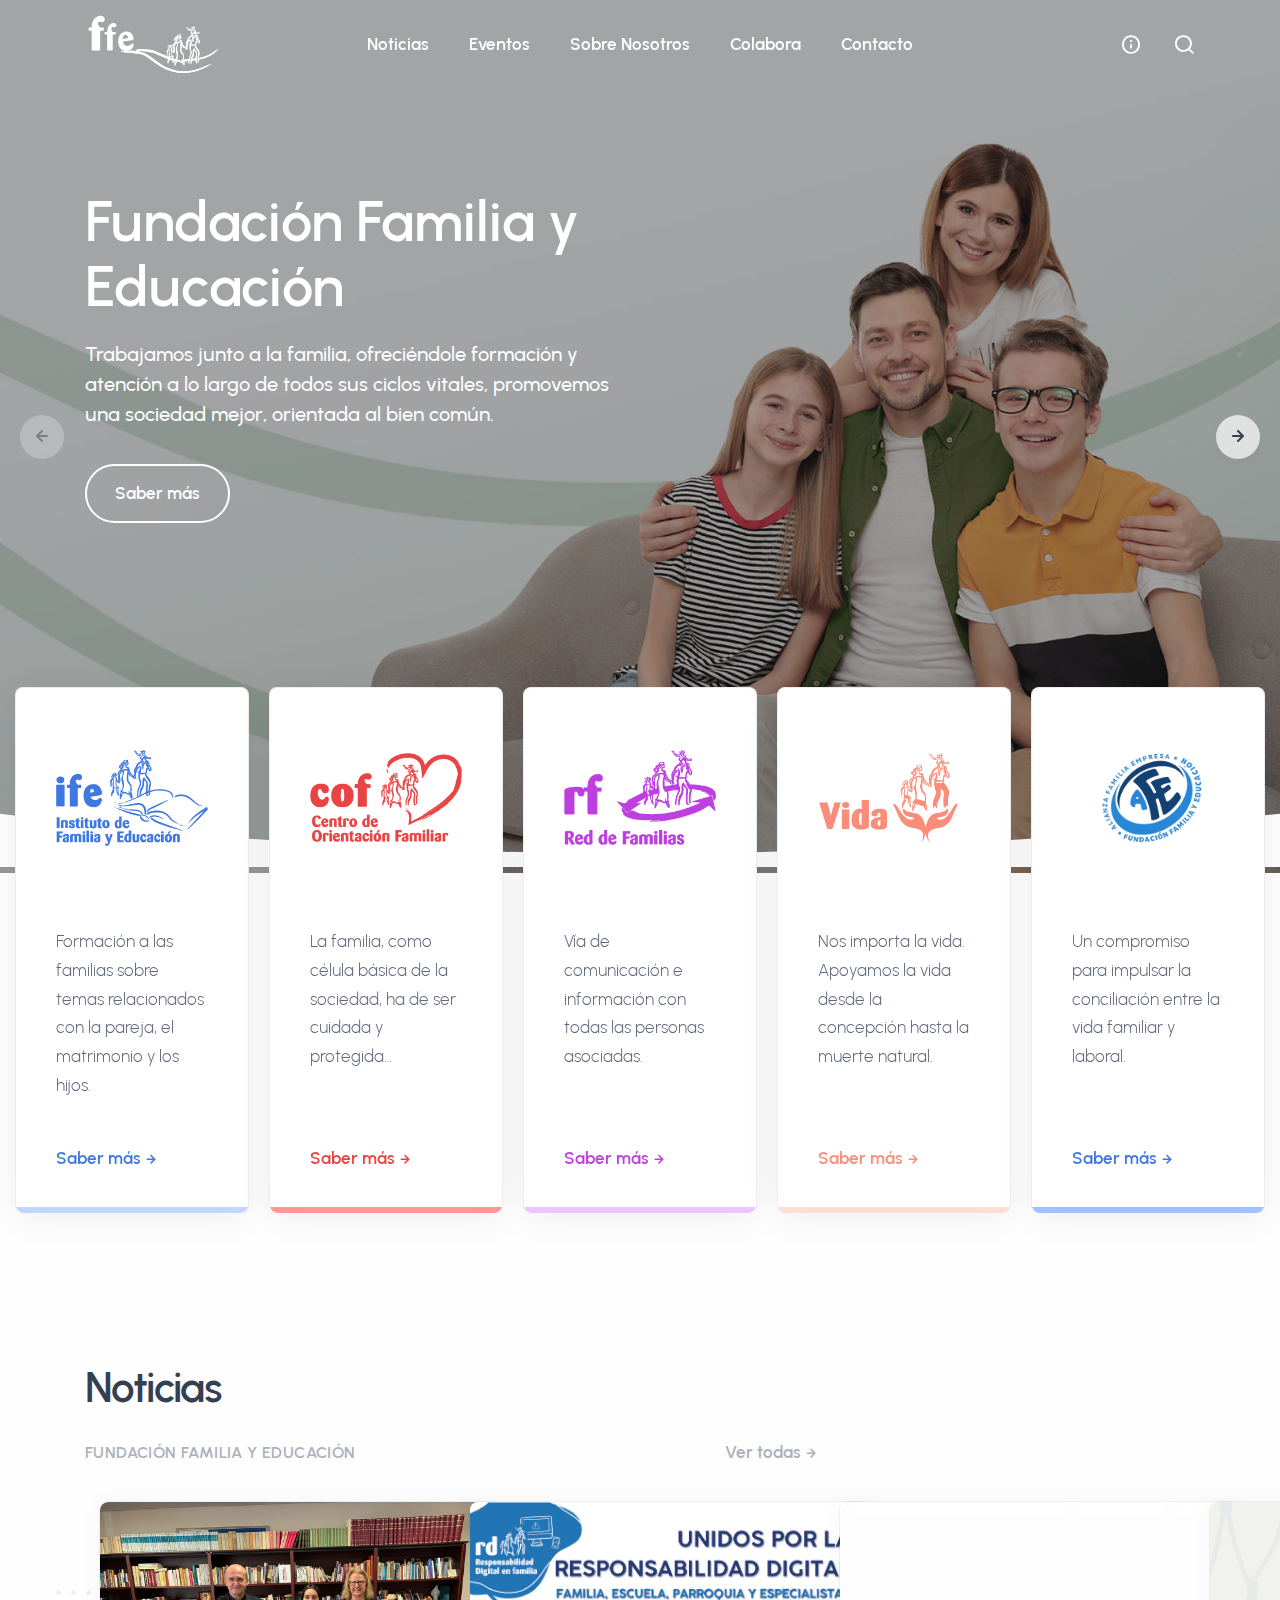
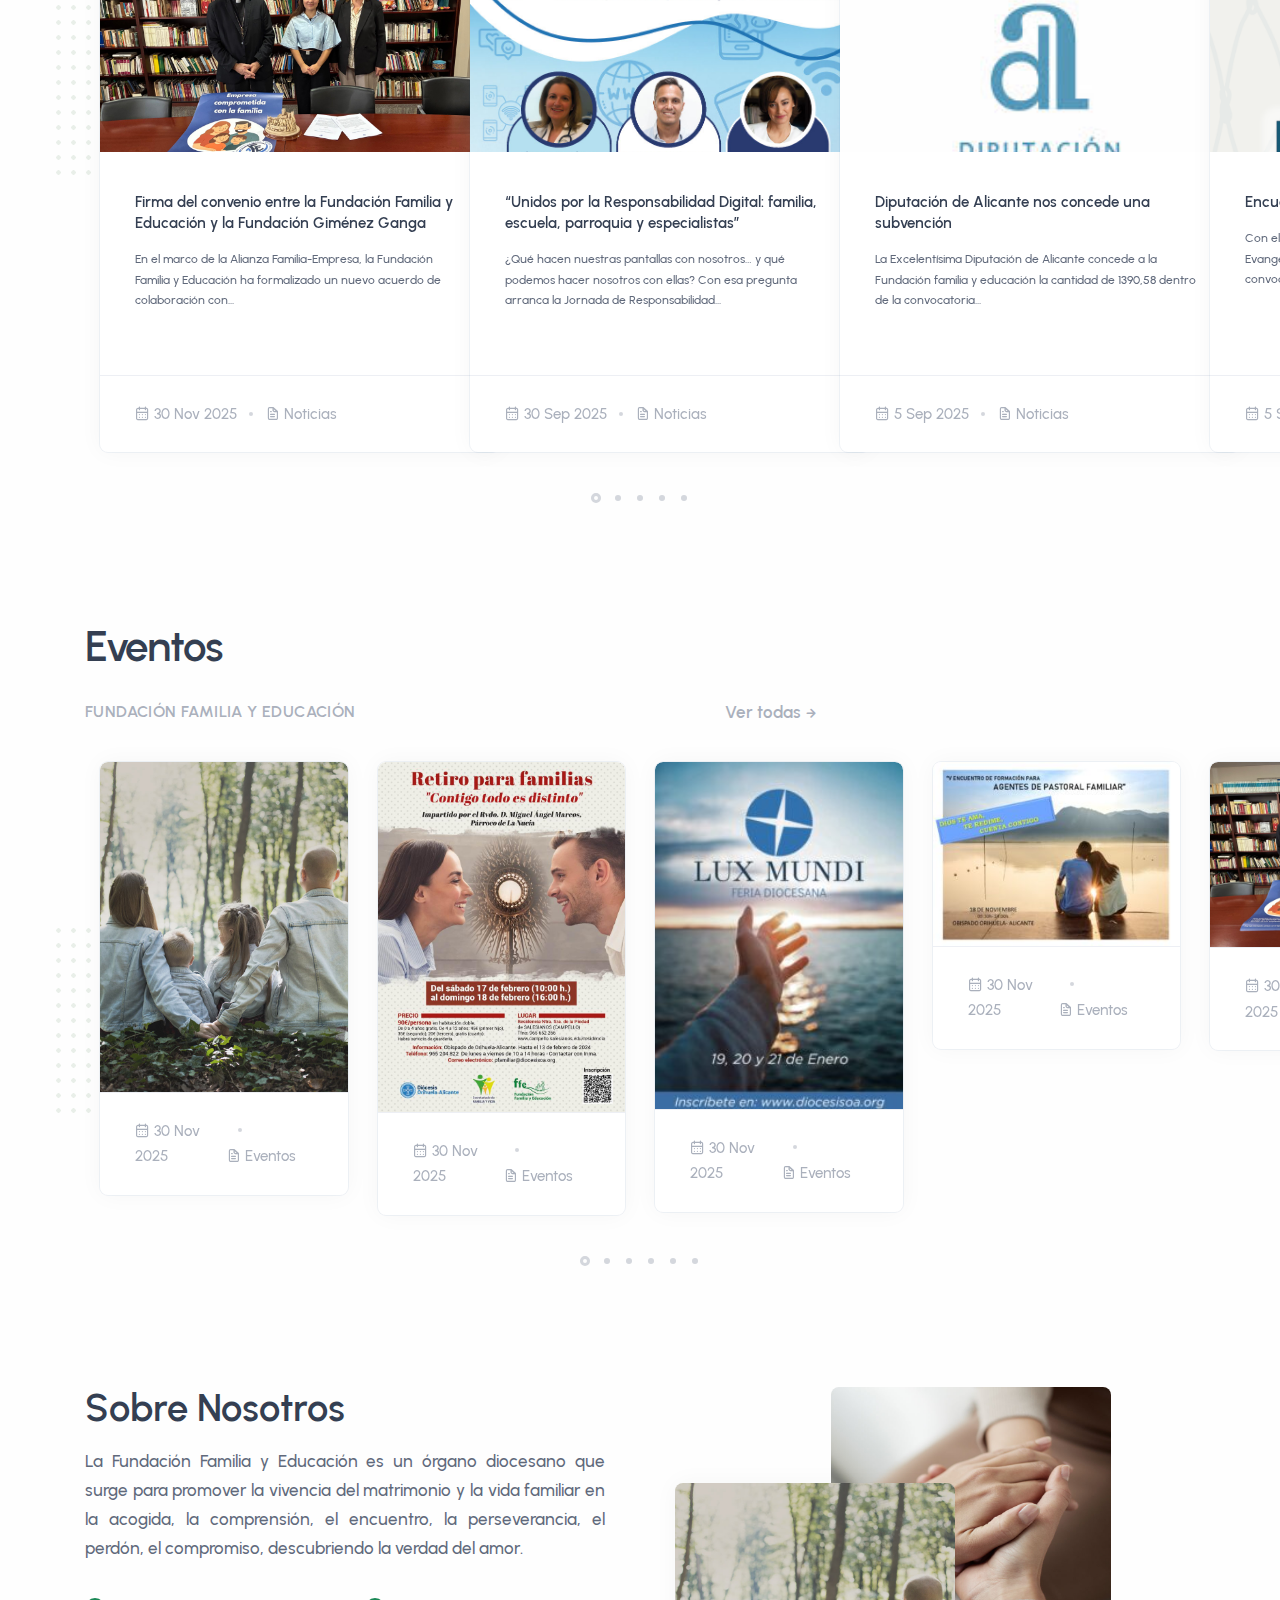
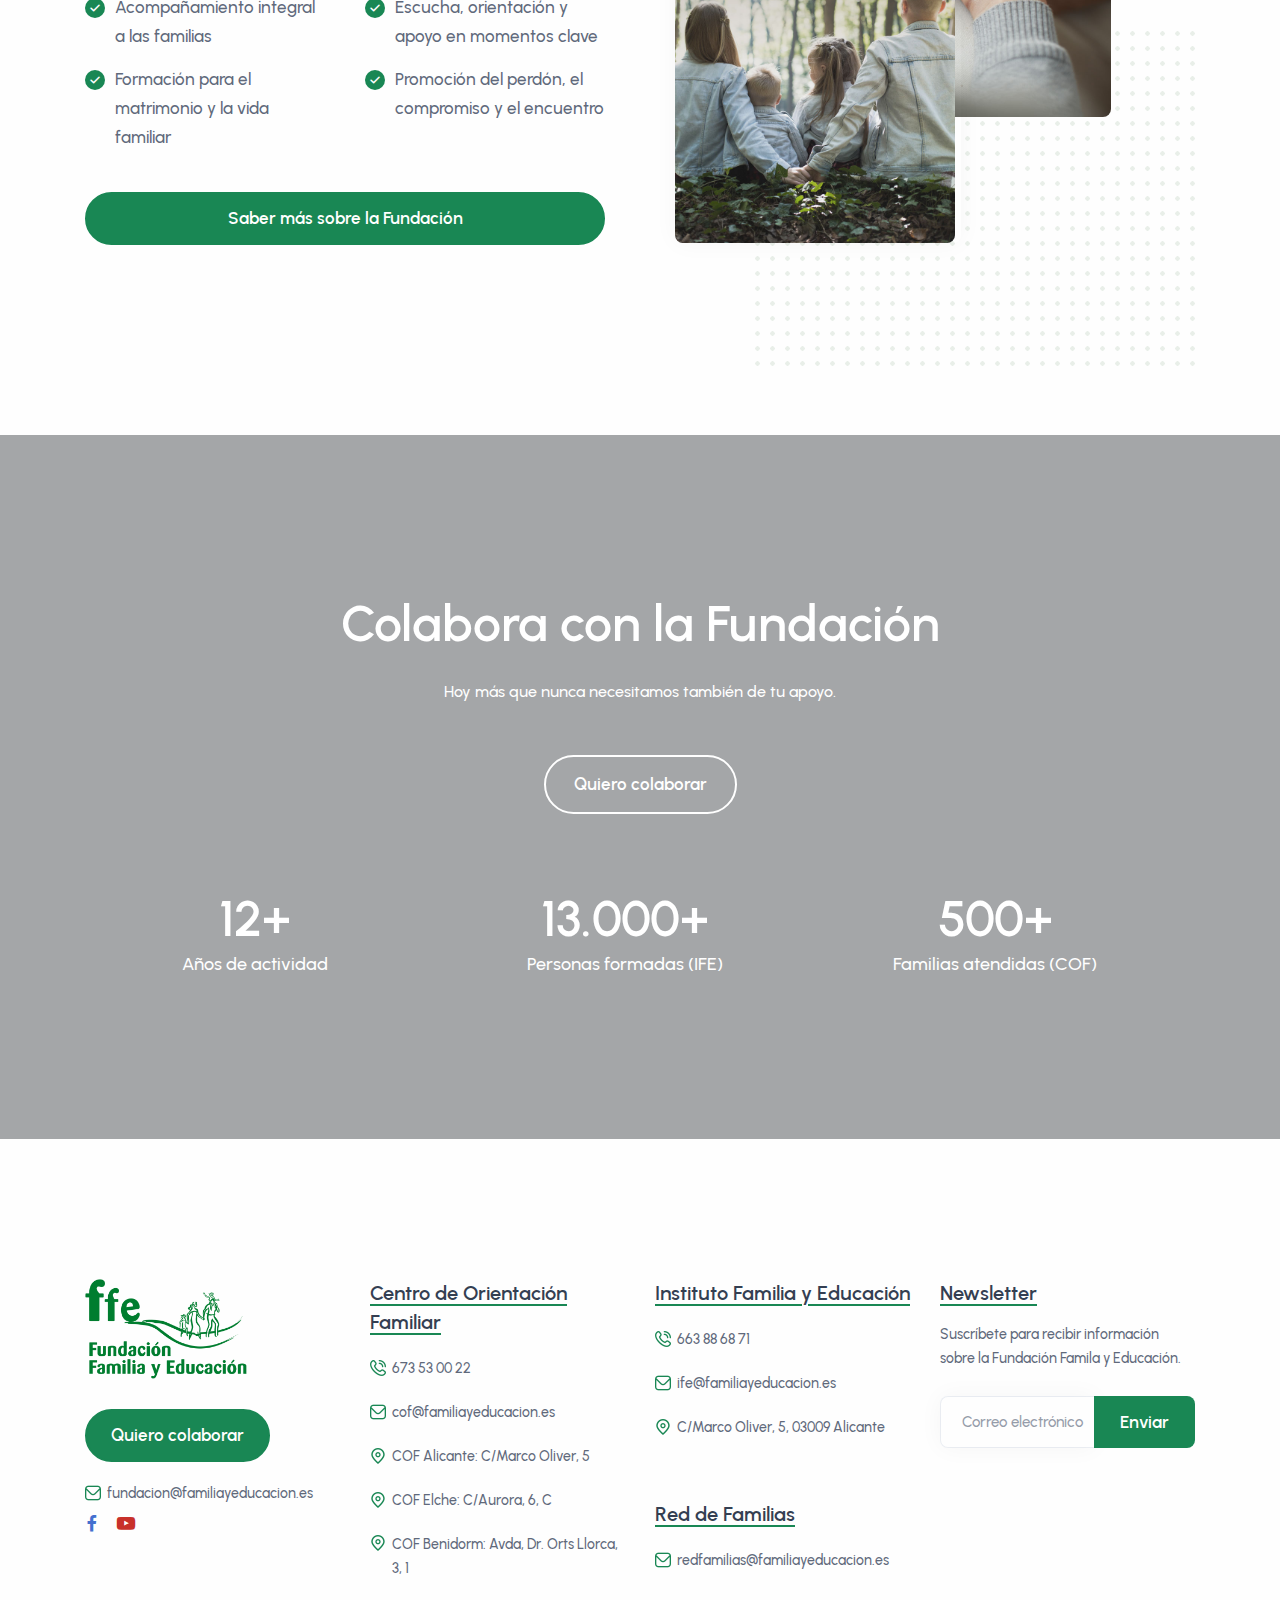
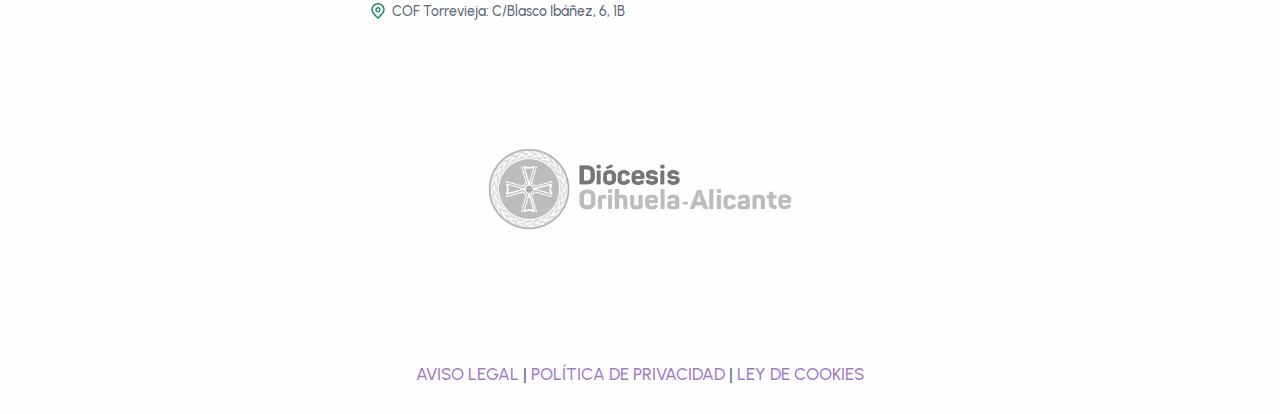
<file: index.html>
<!DOCTYPE html>
<html lang="es">

<head>
    <meta charset="utf-8">
    <meta name="viewport" content="width=device-width, initial-scale=1.0">
    <meta name="description"
          content="Bienvenidos a la Fundación Familia y Educación. La Fundación Familia y Educación es un órgano diocesano que surge para promover la vivencia del matrimonio y la vida familiar en la acogida, la comprensión, el encuentro, la perseverancia, el perdón, el compromiso, descubriendo la verdad del amor.">
    <meta name="keywords"
          content="bootstrap 5, business, corporate, creative, gulp, marketing, minimal, modern, multipurpose, one page, responsive, SaaS, sass, seo, startup, html5 template, site template">
    <meta name="author" content="elemis">
    <title>Fundación Familia y Educación. Órgano diocesano que promueve el matrimonio y la vida familiar</title>
    <link rel="shortcut icon" href="./assets/img/favicon/favicon-32x32.png">
    <link rel="stylesheet" href="./assets/css/plugins.css">
    <link rel="stylesheet" href="./assets/css/style.css">
    <link rel="stylesheet" href="./assets/css/colors/violet.css">
    <link rel="stylesheet" href="./assets/css/new-style.css">
    <link rel="preload" href="./assets/css/fonts/urbanist.css" as="style" onload="this.rel='stylesheet'">
</head>
<body>
<div class="content-wrapper">
    <header class="wrapper bg-soft-primary">
        <nav class="navbar navbar-expand-lg center-nav transparent position-absolute navbar-dark caret-none ffe-topbar">
            <div class="container flex-lg-row flex-nowrap align-items-center">
                <div class="navbar-brand w-100 d-flex justify-content-start">
                    <a href="./index.html">
                        <img class="logo-dark" src="./assets/img/logos/logo-ffe-verde.png" srcset="" alt="" />
                        <img class="logo-light" src="./assets/img/svg/logo-ffe-blanco(2).svg" srcset="" alt="" />
                    </a>
                </div>

                <div class="navbar-collapse offcanvas offcanvas-nav offcanvas-start flex-grow-1">
                    <div class="offcanvas-header d-lg-none">
                        <img class="logo-light mt-5 mb-2" src="./assets/img/logos/logo-ffe-verde.png" srcset="" alt="" />
                        <button type="button" class="btn-close" data-bs-dismiss="offcanvas"
                                aria-label="Close"></button>
                    </div>

                    <div class="offcanvas-body ms-lg-auto d-flex flex-column h-100">
                        <ul class="navbar-nav">
                            <li class="nav-item">
                                <a class="nav-link" href="#">Noticias</a>
                            </li>

                            <li class="nav-item">
                                <a class="nav-link" href="#">Eventos</a>
                            </li>

                            <li class="nav-item">
                                <a class="nav-link" href="#">Sobre Nosotros</a>
                            </li>

                            <li class="nav-item">
                                <a class="nav-link" href="#">Colabora</a>
                            </li>

                            <li class="nav-item">
                                <a class="nav-link" href="#">Contacto</a>
                            </li>
                        </ul>
                        <!-- /.navbar-nav -->

                        <div class="offcanvas-footer d-lg-none">
                            <div>
                                <br /> 663 88 68 71 <br />
                                <a href="mailto:fundacion@familiayeducacion.es">fundacion@familiayeducacion.es</a>
                                <nav class="nav social mt-4">
                                    <a href="#"><i class="uil uil-facebook-f"></i></a>
                                    <a href="#"><i class="uil uil-instagram"></i></a>
                                    <a href="#"><i class="uil uil-youtube"></i></a>
                                </nav>
                                <!-- /.social -->
                            </div>
                        </div>
                        <!-- /.offcanvas-footer -->
                    </div>
                    <!-- /.offcanvas-body -->
                </div>
                <!-- /.navbar-collapse -->

                <div class="navbar-other w-100 d-flex ms-auto">
                    <ul class="navbar-nav flex-row align-items-center ms-auto gap-3">
                        <li class="nav-item">
                            <a class="nav-link" data-bs-toggle="offcanvas" data-bs-target="#offcanvas-info">
                                <i class="uil uil-info-circle"></i>
                            </a>
                        </li>
                        <li class="nav-item">
                            <a class="nav-link" data-bs-toggle="offcanvas" data-bs-target="#offcanvas-search">
                                <i class="uil uil-search"></i>
                            </a>
                        </li>
                        <li class="nav-item d-lg-none">
                            <button class="hamburger offcanvas-nav-btn"><span></span></button>
                        </li>
                    </ul>
                    <!-- /.navbar-nav -->
                </div>
                <!-- /.navbar-other -->
            </div>
            <!-- /.container -->
        </nav>
        <!-- /.navbar -->

        <div class="offcanvas offcanvas-end text-inverse" id="offcanvas-info" data-bs-scroll="true">
            <div class="offcanvas-header">
                <img class="logo-light mt-5 mb-2" src="./assets/img/logos/logo-ffe-verde.png" srcset="" alt="" />
                <button type="button" class="btn-close" data-bs-dismiss="offcanvas"
                        aria-label="Close"></button>
            </div>
            <div class="offcanvas-body pb-6">
                <div class="widget mb-8">
                    <p class="text-align-justify">Órgano diocesano que surge para promover la vivencia del matrimonio y la vida familiar en la
                        acogida, la comprensión, el encuentro, la perseverancia, el perdón, el compromiso, descubriendo
                        la verdad del amor.</p>
                </div>
                <!-- /.widget -->
                <div class="widget mb-8">
                    <h4 class="widget-title mb-3">Contacto</h4>
                    <address> C/Marco Oliver, 5 <br /> 03009 Alicante</address>
                    <p> 663 88 68 71 </p>
                    <a href="mailto:fundacion@familiayeducacion.es">fundacion@familiayeducacion.es</a><br />
                </div>
                <!-- /.widget -->
                <div class="widget mb-8">
                    <h4 class="widget-title mb-3">Saber más</h4>
                    <ul class="list-unstyled">
                        <li><a href="#">Colabora</a></li>
                        <li><a href="#">Aviso Legal</a></li>
                        <li><a href="#">Política de Privacidad</a></li>
                        <li><a href="#">Ley de Cookies</a></li>
                    </ul>
                </div>
                <!-- /.widget -->
                <div class="widget">
                    <h4 class="widget-title mb-3">Síguenos</h4>
                    <nav class="nav social">
                        <a href="#"><i class="uil uil-facebook-f"></i></a>
                        <a href="#"><i class="uil uil-instagram"></i></a>
                        <a href="#"><i class="uil uil-youtube"></i></a>
                    </nav>
                    <!-- /.social -->
                </div>
                <!-- /.widget -->
            </div>
            <!-- /.offcanvas-body -->
        </div>
        <!-- /.offcanvas -->

        <div class="offcanvas offcanvas-top bg-light" id="offcanvas-search" data-bs-scroll="true">
            <div class="container d-flex flex-row py-6">
                <form class="search-form w-100">
                    <input id="search-form" type="text" class="form-control" placeholder="¿Qué estás buscando?">
                </form>
                <!-- /.search-form -->
                <button type="button" class="btn-close" data-bs-dismiss="offcanvas" aria-label="Close"></button>
            </div>
            <!-- /.container -->
        </div>
    </header>
    <section class="wrapper">
        <div class="swiper-container swiper-hero dots-over" data-margin="0" data-autoplay="true"
             data-autoplaytime="7000" data-nav="true" data-dots="true" data-items="1">
            <div class="swiper">
                <div class="swiper-wrapper">
                    <div class="swiper-slide bg-overlay bg-overlay-400 bg-dark bg-image"
                         data-image-src="./assets/img/photos/hero-1.jpg">
                        <div class="container h-100">
                            <div class="row h-100">
                                <div class="col-md-10 offset-md-1 col-lg-7 offset-lg-0 col-xl-6 col-xxl-5 text-center text-lg-start justify-content-center align-self-center align-items-start">
                                    <div class="hero-content">
                                        <h2 class="display-1 fs-56 mb-4 text-white animate__animated animate__slideInDown animate__delay-1s">
                                            Fundación Familia y Educación</h2>
                                        <p class="lead fs-20 lh-sm mb-7 text-white animate__animated animate__slideInRight animate__delay-3s">
                                            Trabajamos junto a la familia, ofreciéndole formación y atención a lo largo de
                                            todos sus ciclos vitales, promovemos una sociedad mejor, orientada al bien
                                            común. </p>
                                        <div class="animate__animated animate__slideInUp animate__delay-3s"><a href="#"
                                                                                                               class="btn btn-lg btn-outline-white rounded-pill">Saber
                                            más</a></div>
                                    </div>
                                </div>
                                <!--/column -->
                            </div>
                            <!--/.row -->
                        </div>
                        <!--/.container -->
                    </div>
                    <!--/.swiper-slide -->
                    <div class="swiper-slide bg-overlay bg-overlay-400 bg-dark bg-image"
                         data-image-src="./assets/img/photos/hero-2.jpg">
                        <div class="container h-100">
                            <div class="row h-100">
                                <div class="col-md-10 offset-md-1 col-lg-7 offset-lg-0 col-xl-6 col-xxl-5 text-center text-lg-start justify-content-center align-self-center align-items-start">
                                    <div class="hero-content">
                                        <h2 class="display-1 fs-56 mb-4 text-white animate__animated animate__slideInDown animate__delay-1s">
                                            Fundación Familia y Educación</h2>
                                        <p class="lead fs-20 lh-sm mb-7 text-white animate__animated animate__slideInRight animate__delay-3s">
                                            Trabajamos junto a la familia, ofreciéndole formación y atención a lo largo de
                                            todos sus ciclos vitales, promovemos una sociedad mejor, orientada al bien
                                            común. </p>
                                        <div class="animate__animated animate__slideInUp animate__delay-3s"><a href="#"
                                                                                                               class="btn btn-lg btn-outline-white rounded-pill">Saber
                                            más</a></div>
                                    </div>
                                </div>
                                <!--/column -->
                            </div>
                            <!--/.row -->
                        </div>
                        <!--/.container -->
                    </div>
                    <!--/.swiper-slide -->
                </div>
                <!--/.swiper-wrapper -->
            </div>
            <!-- /.swiper -->
        </div>
        <!-- /.swiper-container -->
        <div class="overflow-hidden">
            <div class="divider text-light mx-n1">
                <svg xmlns="http://www.w3.org/2000/svg" viewBox="0 0 1440 60">
                    <path fill="currentColor" d="M0,0V60H1440V0A5771,5771,0,0,1,0,0Z"/>
                </svg>
            </div>
        </div>
    </section>
    <section class="wrapper bg-light">
        <div class="container-fluid px-xxl-5 pb-15 pb-md-10">
            <div class="row row-cols-1 row-cols-md-2 row-cols-xl-5 g-4 mt-n15 mt-md-n20 mb-14 mb-md-10 hero-cards">
                <div class="col">
                    <div class="card shadow-lg card-border-bottom border-soft-ife card-ife h-100">
                        <div class="card-body">
                            <img src="./assets/img/logos/logo-ife-azul.png" class="card-logo-ife" alt=""/>
                            <p class="mt-5">Formación a las familias sobre temas relacionados con la pareja, el
                                matrimonio y los hijos. </p>
                            <a href="#" class="more hover card-ife-link">Saber más</a>
                        </div>
                        <!--/.card-body -->
                    </div>
                    <!--/.card -->
                </div>
                <!--/column -->
                <div class="col">
                    <div class="card shadow-lg card-border-bottom border-soft-cof card-cof h-100">
                        <div class="card-body">
                            <img src="./assets/img/logos/logo-cof-rojo.png" class="card-logo" alt=""/>
                            <p class="mt-5">La familia, como célula básica de la sociedad, ha de ser cuidada y
                                protegida…</p>
                            <a href="#" class="more hover card-cof-link">Saber más</a>
                        </div>
                        <!--/.card-body -->
                    </div>
                    <!--/.card -->
                </div>
                <!--/column -->
                <div class="col">
                    <div class="card shadow-lg card-border-bottom border-soft-rf card-rf h-100">
                        <div class="card-body">
                            <img src="./assets/img/logos/logo-rf-rosa.png" class="card-logo" alt=""/>
                            <p class="mt-5">Vía de comunicación e información con todas las personas asociadas. </p>
                            <a href="#" class="more hover card-rf-link">Saber más</a>
                        </div>
                        <!--/.card-body -->
                    </div>
                    <!--/.card -->
                </div>
                <!--/column -->
                <div class="col">
                    <div class="card shadow-lg card-border-bottom border-soft-vida card-vida h-100">
                        <div class="card-body">
                            <img src="./assets/img/logos/logo-vida-coral.png" class="card-logo" alt=""/>
                            <p class="mt-5">Nos importa la vida. Apoyamos la vida desde la concepción hasta la muerte
                                natural. </p>
                            <a href="#" class="more hover card-vida-link">Saber más</a>
                        </div>
                        <!--/.card-body -->
                    </div>
                    <!--/.card -->
                </div>
                <!--/column -->
                <div class="col">
                    <div class="card shadow-lg card-border-bottom border-soft-alianza card-alianza h-100">
                        <div class="card-body">
                            <img src="./assets/img/logos/logo-aef-azul.png" class="card-logo-ife" alt=""/>
                            <p class="mt-5">
                                Un compromiso para impulsar la conciliación entre la vida familiar y laboral.
                            </p>
                            <a href="#" class="more hover card-ife-link">Saber más</a>
                        </div>
                        <!--/.card-body -->
                    </div>
                    <!--/.card -->
                </div>
                <!--/column -->
            </div>
            <!--/.row -->
        </div>
        <!-- /.container -->
    </section>
    <!-- /section -->
    <section class="wrapper bg-light">
        <div class="container py-14 py-md-10 ">
            <div class="row">
                <div class="col-lg-9 col-xl-8 col-xxl-12">
                    <h3 class="display-3 ls-sm mb-5">Noticias</h3>
                    <div class="d-flex align-items-center justify-content-between">
                        <h2 class="fs-16 text-uppercase text-muted mb-3">Fundación Familia y Educación</h2>
                        <a href="#" class="more hover card-news-link mb-3">Ver todas</a>
                    </div>
                </div>
                <!-- /column -->
            </div>
            <!-- /.row -->
            <div class="position-relative">
                <div class="shape bg-dot primary rellax w-17 h-20" data-rellax-speed="1"
                     style="top: 0; left: -1.7rem;"></div>
                <div class="swiper-container dots-closer blog grid-view mb-6" data-margin="0" data-dots="true"
                     data-items-xl="3" data-items-md="2" data-items-xs="1">
                    <div class="swiper">
                        <div class="swiper-wrapper">
                            <div class="swiper-slide">
                                <div class="item-inner">
                                    <article>
                                        <div class="card card-custom">
                                            <figure class="card-img-top overlay overlay-1 hover-scale"><a href="#"> <img
                                                    src="./assets/img/photos/firma-convenio-aef.jpg" alt=""/></a>
                                                <figcaption>
                                                    <h5 class="from-top mb-0">Leer más</h5>
                                                </figcaption>
                                            </figure>
                                            <div class="card-body">
                                                <div class="post-header">
                                                    <h2 class="post-title h3 mt-1 mb-3"><a class="link-dark"
                                                                                           href="">Firma
                                                        del convenio entre la Fundación Familia y Educación y la
                                                        Fundación Giménez Ganga</a></h2>
                                                </div>
                                                <!-- /.post-header -->
                                                <div class="post-content">
                                                    <p>En el marco de la Alianza Familia-Empresa, la Fundación Familia y
                                                        Educación ha formalizado un nuevo acuerdo de colaboración
                                                        con...</p>
                                                </div>
                                                <!-- /.post-content -->
                                            </div>
                                            <!--/.card-body -->
                                            <div class="card-footer">
                                                <ul class="post-meta d-flex mb-0">
                                                    <li class="post-date"><i class="uil uil-calendar-alt"></i><span>30 Nov 2025</span>
                                                    </li>
                                                    <li class="post-comments"><a href="#"><i
                                                            class="uil uil-file-alt fs-15"></i>Noticias</a></li>
                                                </ul>
                                                <!-- /.post-meta -->
                                            </div>
                                            <!-- /.card-footer -->
                                        </div>
                                        <!-- /.card -->
                                    </article>
                                    <!-- /article -->
                                </div>
                                <!-- /.item-inner -->
                            </div>
                            <!--/.swiper-slide -->
                            <div class="swiper-slide">
                                <div class="item-inner">
                                    <article>
                                        <div class="card card-custom">
                                            <figure class="card-img-top overlay overlay-1 hover-scale"><a href="#"> <img
                                                    src="./assets/img/photos/responsabilidad-digital.jpg"
                                                    alt=""/></a>
                                                <figcaption>
                                                    <h5 class="from-top mb-0">Leer más</h5>
                                                </figcaption>
                                            </figure>
                                            <div class="card-body">
                                                <div class="post-header">
                                                    <h2 class="post-title h3 mt-1 mb-3"><a class="link-dark"
                                                                                           href="">“Unidos
                                                        por la Responsabilidad Digital: familia, escuela, parroquia y
                                                        especialistas”</a></h2>
                                                </div>
                                                <!-- /.post-header -->
                                                <div class="post-content">
                                                    <p>¿Qué hacen nuestras pantallas con nosotros… y qué podemos hacer
                                                        nosotros con ellas? Con esa pregunta arranca la Jornada de
                                                        Responsabilidad...</p>
                                                </div>
                                                <!-- /.post-content -->
                                            </div>
                                            <!--/.card-body -->
                                            <div class="card-footer">
                                                <ul class="post-meta d-flex mb-0">
                                                    <li class="post-date"><i class="uil uil-calendar-alt"></i><span>30 Sep 2025</span>
                                                    </li>
                                                    <li class="post-comments"><a href="#"><i
                                                            class="uil uil-file-alt fs-15"></i>Noticias</a></li>
                                                </ul>
                                                <!-- /.post-meta -->
                                            </div>
                                            <!-- /.card-footer -->
                                        </div>
                                        <!-- /.card -->
                                    </article>
                                    <!-- /article -->
                                </div>
                                <!-- /.item-inner -->
                            </div>
                            <!--/.swiper-slide -->
                            <div class="swiper-slide">
                                <div class="item-inner">
                                    <article>
                                        <div class="card card-custom">
                                            <figure class="card-img-top overlay overlay-1 hover-scale"><a href="#"> <img
                                                    src="./assets/img/photos/diputacion-alicante.jpeg" alt=""/></a>
                                                <figcaption>
                                                    <h5 class="from-top mb-0">Leer más</h5>
                                                </figcaption>
                                            </figure>
                                            <div class="card-body">
                                                <div class="post-header">
                                                    <h2 class="post-title h3 mt-1 mb-3"><a class="link-dark"
                                                                                           href="">Diputación
                                                        de Alicante nos concede una subvención</a></h2>
                                                </div>
                                                <!-- /.post-header -->
                                                <div class="post-content">
                                                    <p>La Excelentísima Diputación de Alicante concede a la Fundación
                                                        familia y educación la cantidad de 1390,58 dentro de la
                                                        convocatoria...</p>
                                                </div>
                                                <!-- /.post-content -->
                                            </div>
                                            <!--/.card-body -->
                                            <div class="card-footer">
                                                <ul class="post-meta d-flex mb-0">
                                                    <li class="post-date"><i class="uil uil-calendar-alt"></i><span>5 Sep 2025</span>
                                                    </li>
                                                    <li class="post-comments"><a href="#"><i
                                                            class="uil uil-file-alt fs-15"></i>Noticias</a></li>
                                                </ul>
                                                <!-- /.post-meta -->
                                            </div>
                                            <!-- /.card-footer -->
                                        </div>
                                        <!-- /.card -->
                                    </article>
                                    <!-- /article -->
                                </div>
                                <!-- /.item-inner -->
                            </div>
                            <!--/.swiper-slide -->
                            <div class="swiper-slide">
                                <div class="item-inner">
                                    <article>
                                        <div class="card card-custom">
                                            <figure class="card-img-top overlay overlay-1 hover-scale"><a href="#"> <img
                                                    src="./assets/img/photos/echad-las-redes.png" alt=""/></a>
                                                <figcaption>
                                                    <h5 class="from-top mb-0">Leer más</h5>
                                                </figcaption>
                                            </figure>
                                            <div class="card-body">
                                                <div class="post-header">
                                                    <h2 class="post-title h3 mt-1 mb-3"><a class="link-dark"
                                                                                           href="">Encuentro
                                                        diocesano Echad las redes</a></h2>
                                                </div>
                                                <!-- /.post-header -->
                                                <div class="post-content">
                                                    <p>Con el inicio del segundo bienio del Proyecto Diocesano de
                                                        Evangelización (PDE), la Diócesis de Orihuela-Alicante convoca
                                                        el Encuentro de...</p>
                                                </div>
                                                <!-- /.post-content -->
                                            </div>
                                            <!--/.card-body -->
                                            <div class="card-footer">
                                                <ul class="post-meta d-flex mb-0">
                                                    <li class="post-date"><i class="uil uil-calendar-alt"></i><span>5 Sep 2025</span>
                                                    </li>
                                                    <li class="post-comments"><a href="#"><i
                                                            class="uil uil-file-alt fs-15"></i>Noticias</a></li>
                                                </ul>
                                                <!-- /.post-meta -->
                                            </div>
                                            <!-- /.card-footer -->
                                        </div>
                                        <!-- /.card -->
                                    </article>
                                    <!-- /article -->
                                </div>
                                <!-- /.item-inner -->
                            </div>
                            <!--/.swiper-slide -->
                            <div class="swiper-slide">
                                <div class="item-inner">
                                    <article>
                                        <div class="card card-custom">
                                            <figure class="card-img-top overlay overlay-1 hover-scale"><a href="#"> <img
                                                    src="./assets/img/photos/echad-las-redes.png" alt=""/></a>
                                                <figcaption>
                                                    <h5 class="from-top mb-0">Leer más</h5>
                                                </figcaption>
                                            </figure>
                                            <div class="card-body">
                                                <div class="post-header">
                                                    <h2 class="post-title h3 mt-1 mb-3"><a class="link-dark"
                                                                                           href="">Encuentro
                                                        diocesano Echad las redes</a></h2>
                                                </div>
                                                <!-- /.post-header -->
                                                <div class="post-content">
                                                    <p>Con el inicio del segundo bienio del Proyecto Diocesano de
                                                        Evangelización (PDE), la Diócesis de Orihuela-Alicante convoca
                                                        el Encuentro de...</p>
                                                </div>
                                                <!-- /.post-content -->
                                            </div>
                                            <!--/.card-body -->
                                            <div class="card-footer">
                                                <ul class="post-meta d-flex mb-0">
                                                    <li class="post-date"><i class="uil uil-calendar-alt"></i><span>5 Sep 2025</span>
                                                    </li>
                                                    <li class="post-comments"><a href="#"><i
                                                            class="uil uil-file-alt fs-15"></i>Noticias</a></li>
                                                </ul>
                                                <!-- /.post-meta -->
                                            </div>
                                            <!-- /.card-footer -->
                                        </div>
                                        <!-- /.card -->
                                    </article>
                                    <!-- /article -->
                                </div>
                                <!-- /.item-inner -->
                            </div>
                            <!--/.swiper-slide -->
                            <div class="swiper-slide">
                                <div class="item-inner">
                                    <article>
                                        <div class="card card-custom">
                                            <figure class="card-img-top overlay overlay-1 hover-scale"><a href="#"> <img
                                                    src="./assets/img/photos/echad-las-redes.png" alt=""/></a>
                                                <figcaption>
                                                    <h5 class="from-top mb-0">Leer más</h5>
                                                </figcaption>
                                            </figure>
                                            <div class="card-body">
                                                <div class="post-header">
                                                    <h2 class="post-title h3 mt-1 mb-3"><a class="link-dark"
                                                                                           href="">Encuentro
                                                        diocesano Echad las redes</a></h2>
                                                </div>
                                                <!-- /.post-header -->
                                                <div class="post-content">
                                                    <p>Con el inicio del segundo bienio del Proyecto Diocesano de
                                                        Evangelización (PDE), la Diócesis de Orihuela-Alicante convoca
                                                        el Encuentro de...</p>
                                                </div>
                                                <!-- /.post-content -->
                                            </div>
                                            <!--/.card-body -->
                                            <div class="card-footer">
                                                <ul class="post-meta d-flex mb-0">
                                                    <li class="post-date"><i class="uil uil-calendar-alt"></i><span>5 Sep 2025</span>
                                                    </li>
                                                    <li class="post-comments"><a href="#"><i
                                                            class="uil uil-file-alt fs-15"></i>Noticias</a></li>
                                                </ul>
                                                <!-- /.post-meta -->
                                            </div>
                                            <!-- /.card-footer -->
                                        </div>
                                        <!-- /.card -->
                                    </article>
                                    <!-- /article -->
                                </div>
                                <!-- /.item-inner -->
                            </div>
                            <!--/.swiper-slide -->
                            <div class="swiper-slide">
                                <div class="item-inner">
                                    <article>
                                        <div class="card card-custom">
                                            <figure class="card-img-top overlay overlay-1 hover-scale"><a href="#"> <img
                                                    src="./assets/img/photos/echad-las-redes.png" alt=""/></a>
                                                <figcaption>
                                                    <h5 class="from-top mb-0">Leer más</h5>
                                                </figcaption>
                                            </figure>
                                            <div class="card-body">
                                                <div class="post-header">
                                                    <h2 class="post-title h3 mt-1 mb-3"><a class="link-dark"
                                                                                           href="">Encuentro
                                                        diocesano Echad las redes</a></h2>
                                                </div>
                                                <!-- /.post-header -->
                                                <div class="post-content">
                                                    <p>Con el inicio del segundo bienio del Proyecto Diocesano de
                                                        Evangelización (PDE), la Diócesis de Orihuela-Alicante convoca
                                                        el Encuentro de...</p>
                                                </div>
                                                <!-- /.post-content -->
                                            </div>
                                            <!--/.card-body -->
                                            <div class="card-footer">
                                                <ul class="post-meta d-flex mb-0">
                                                    <li class="post-date"><i class="uil uil-calendar-alt"></i><span>5 Sep 2025</span>
                                                    </li>
                                                    <li class="post-comments"><a href="#"><i
                                                            class="uil uil-file-alt fs-15"></i>Noticias</a></li>
                                                </ul>
                                                <!-- /.post-meta -->
                                            </div>
                                            <!-- /.card-footer -->
                                        </div>
                                        <!-- /.card -->
                                    </article>
                                    <!-- /article -->
                                </div>
                                <!-- /.item-inner -->
                            </div>
                            <!--/.swiper-slide -->
                        </div>
                        <!--/.swiper-wrapper -->
                    </div>
                    <!--/.swiper -->
                </div>
                <!-- /.swiper-container -->
            </div>
            <!-- /.position-relative -->
        </div>
        <!-- /.container -->
    </section>
    <!-- /section -->
    <section class="wrapper bg-light">
        <div class="container py-14 py-md-12">
            <div class="row">
                <div class="col-lg-9 col-xl-8 col-xxl-12">
                    <h3 class="display-3 ls-sm mb-5">Eventos</h3>
                    <div class="d-flex align-items-center justify-content-between">
                        <h2 class="fs-16 text-uppercase text-muted mb-3">Fundación Familia y Educación</h2>
                        <a href="#" class="more hover card-news-link mb-3">Ver todas</a>
                    </div>
                </div>
                <!-- /column -->
            </div>
            <!-- /.row -->
            <div class="position-relative">
                <div class="shape bg-dot primary rellax w-17 h-20" data-rellax-speed="1"
                     style="top: 0; left: -1.7rem;"></div>
                <div class="swiper-container dots-closer blog grid-view mb-6" data-margin="0" data-dots="true"
                     data-items-xl="4" data-items-md="2" data-items-xs="1">
                    <div class="swiper">
                        <div class="swiper-wrapper">
                            <div class="swiper-slide">
                                <div class="item-inner">
                                    <article>
                                        <div class="card card-custom-events">
                                            <figure class="card-img-top overlay overlay-1 hover-scale"><a href="#"> <img
                                                    src="./assets/img/photos/orientar.jpg" alt=""/></a>
                                                <figcaption>
                                                    <h5 class="from-top mb-0">Próximamente</h5>
                                                </figcaption>
                                            </figure>
                                            <div class="card-footer">
                                                <ul class="post-meta d-flex mb-0">
                                                    <li class="post-date"><i class="uil uil-calendar-alt"></i><span>30 Nov 2025</span>
                                                    </li>
                                                    <li class="post-comments"><a href="#"><i
                                                            class="uil uil-file-alt fs-15"></i>Eventos</a></li>
                                                </ul>
                                                <!-- /.post-meta -->
                                            </div>
                                            <!-- /.card-footer -->
                                        </div>
                                        <!-- /.card -->
                                    </article>
                                    <!-- /article -->
                                </div>
                                <!-- /.item-inner -->
                            </div>
                            <!--/.swiper-slide -->
                            <div class="swiper-slide">
                                <div class="item-inner">
                                    <article>
                                        <div class="card card-custom-events">
                                            <figure class="card-img-top overlay overlay-1 hover-scale"><a href="#"> <img
                                                    src="./assets/img/photos/retiro-familias.jpg" alt=""/></a>
                                                <figcaption>
                                                    <h5 class="from-top mb-0">Leer más</h5>
                                                </figcaption>
                                            </figure>
                                            <div class="card-footer">
                                                <ul class="post-meta d-flex mb-0">
                                                    <li class="post-date"><i class="uil uil-calendar-alt"></i><span>30 Nov 2025</span>
                                                    </li>
                                                    <li class="post-comments"><a href="#"><i
                                                            class="uil uil-file-alt fs-15"></i>Eventos</a></li>
                                                </ul>
                                                <!-- /.post-meta -->
                                            </div>
                                            <!-- /.card-footer -->
                                        </div>
                                        <!-- /.card -->
                                    </article>
                                    <!-- /article -->
                                </div>
                                <!-- /.item-inner -->
                            </div>
                            <!--/.swiper-slide -->
                            <div class="swiper-slide">
                                <div class="item-inner">
                                    <article>
                                        <div class="card card-custom-events">
                                            <figure class="card-img-top overlay overlay-1 hover-scale"><a href="#"> <img
                                                    src="./assets/img/photos/feria-diocesana.jpg" alt=""/></a>
                                                <figcaption>
                                                    <h5 class="from-top mb-0">Leer más</h5>
                                                </figcaption>
                                            </figure>
                                            <div class="card-footer">
                                                <ul class="post-meta d-flex mb-0">
                                                    <li class="post-date"><i class="uil uil-calendar-alt"></i><span>30 Nov 2025</span>
                                                    </li>
                                                    <li class="post-comments"><a href="#"><i
                                                            class="uil uil-file-alt fs-15"></i>Eventos</a></li>
                                                </ul>
                                                <!-- /.post-meta -->
                                            </div>
                                            <!-- /.card-footer -->
                                        </div>
                                        <!-- /.card -->
                                    </article>
                                    <!-- /article -->
                                </div>
                                <!-- /.item-inner -->
                            </div>
                            <!--/.swiper-slide -->
                            <div class="swiper-slide">
                                <div class="item-inner">
                                    <article>
                                        <div class="card card-custom-events">
                                            <figure class="card-img-top overlay overlay-1 hover-scale"><a href="#"> <img
                                                    src="./assets/img/photos/agentes-pastoral.jpg" alt=""/></a>
                                                <figcaption>
                                                    <h5 class="from-top mb-0">Leer más</h5>
                                                </figcaption>
                                            </figure>
                                            <div class="card-footer">
                                                <ul class="post-meta d-flex mb-0">
                                                    <li class="post-date"><i class="uil uil-calendar-alt"></i><span>30 Nov 2025</span>
                                                    </li>
                                                    <li class="post-comments"><a href="#"><i
                                                            class="uil uil-file-alt fs-15"></i>Eventos</a></li>
                                                </ul>
                                                <!-- /.post-meta -->
                                            </div>
                                            <!-- /.card-footer -->
                                        </div>
                                        <!-- /.card -->
                                    </article>
                                    <!-- /article -->
                                </div>
                                <!-- /.item-inner -->
                            </div>
                            <!--/.swiper-slide -->
                            <div class="swiper-slide">
                                <div class="item-inner">
                                    <article>
                                        <div class="card card-custom-events">
                                            <figure class="card-img-top overlay overlay-1 hover-scale"><a href="#"> <img
                                                    src="./assets/img/photos/firma-convenio-aef.jpg" alt=""/></a>
                                                <figcaption>
                                                    <h5 class="from-top mb-0">Leer más</h5>
                                                </figcaption>
                                            </figure>
                                            <div class="card-footer">
                                                <ul class="post-meta d-flex mb-0">
                                                    <li class="post-date"><i class="uil uil-calendar-alt"></i><span>30 Nov 2025</span>
                                                    </li>
                                                    <li class="post-comments"><a href="#"><i
                                                            class="uil uil-file-alt fs-15"></i>Eventos</a></li>
                                                </ul>
                                                <!-- /.post-meta -->
                                            </div>
                                            <!-- /.card-footer -->
                                        </div>
                                        <!-- /.card -->
                                    </article>
                                    <!-- /article -->
                                </div>
                                <!-- /.item-inner -->
                            </div>
                            <!--/.swiper-slide -->
                            <div class="swiper-slide">
                                <div class="item-inner">
                                    <article>
                                        <div class="card card-custom-events">
                                            <figure class="card-img-top overlay overlay-1 hover-scale"><a href="#"> <img
                                                    src="./assets/img/photos/retiro-familias.jpg" alt=""/></a>
                                                <figcaption>
                                                    <h5 class="from-top mb-0">Leer más</h5>
                                                </figcaption>
                                            </figure>
                                            <div class="card-footer">
                                                <ul class="post-meta d-flex mb-0">
                                                    <li class="post-date"><i class="uil uil-calendar-alt"></i><span>30 Nov 2025</span>
                                                    </li>
                                                    <li class="post-comments"><a href="#"><i
                                                            class="uil uil-file-alt fs-15"></i>Eventos</a></li>
                                                </ul>
                                                <!-- /.post-meta -->
                                            </div>
                                            <!-- /.card-footer -->
                                        </div>
                                        <!-- /.card -->
                                    </article>
                                    <!-- /article -->
                                </div>
                                <!-- /.item-inner -->
                            </div>
                            <!--/.swiper-slide -->
                            <div class="swiper-slide">
                                <div class="item-inner">
                                    <article>
                                        <div class="card card-custom-events">
                                            <figure class="card-img-top overlay overlay-1 hover-scale"><a href="#"> <img
                                                    src="./assets/img/photos/feria-diocesana.jpg" alt=""/></a>
                                                <figcaption>
                                                    <h5 class="from-top mb-0">Leer más</h5>
                                                </figcaption>
                                            </figure>
                                            <div class="card-footer">
                                                <ul class="post-meta d-flex mb-0">
                                                    <li class="post-date"><i class="uil uil-calendar-alt"></i><span>30 Nov 2025</span>
                                                    </li>
                                                    <li class="post-comments"><a href="#"><i
                                                            class="uil uil-file-alt fs-15"></i>Eventos</a></li>
                                                </ul>
                                                <!-- /.post-meta -->
                                            </div>
                                            <!-- /.card-footer -->
                                        </div>
                                        <!-- /.card -->
                                    </article>
                                    <!-- /article -->
                                </div>
                                <!-- /.item-inner -->
                            </div>
                            <!--/.swiper-slide -->
                            <div class="swiper-slide">
                                <div class="item-inner">
                                    <article>
                                        <div class="card card-custom-events">
                                            <figure class="card-img-top overlay overlay-1 hover-scale"><a href="#"> <img
                                                    src="./assets/img/photos/agentes-pastoral.jpg" alt=""/></a>
                                                <figcaption>
                                                    <h5 class="from-top mb-0">Leer más</h5>
                                                </figcaption>
                                            </figure>
                                            <div class="card-footer">
                                                <ul class="post-meta d-flex mb-0">
                                                    <li class="post-date"><i class="uil uil-calendar-alt"></i><span>30 Nov 2025</span>
                                                    </li>
                                                    <li class="post-comments"><a href="#"><i
                                                            class="uil uil-file-alt fs-15"></i>Eventos</a></li>
                                                </ul>
                                                <!-- /.post-meta -->
                                            </div>
                                            <!-- /.card-footer -->
                                        </div>
                                        <!-- /.card -->
                                    </article>
                                    <!-- /article -->
                                </div>
                                <!-- /.item-inner -->
                            </div>
                            <!--/.swiper-slide -->
                            <div class="swiper-slide">
                                <div class="item-inner">
                                    <article>
                                        <div class="card card-custom-events">
                                            <figure class="card-img-top overlay overlay-1 hover-scale"><a href="#"> <img
                                                    src="./assets/img/photos/firma-convenio-aef.jpg" alt=""/></a>
                                                <figcaption>
                                                    <h5 class="from-top mb-0">Leer más</h5>
                                                </figcaption>
                                            </figure>
                                            <div class="card-footer">
                                                <ul class="post-meta d-flex mb-0">
                                                    <li class="post-date"><i class="uil uil-calendar-alt"></i><span>30 Nov 2025</span>
                                                    </li>
                                                    <li class="post-comments"><a href="#"><i
                                                            class="uil uil-file-alt fs-15"></i>Eventos</a></li>
                                                </ul>
                                                <!-- /.post-meta -->
                                            </div>
                                            <!-- /.card-footer -->
                                        </div>
                                        <!-- /.card -->
                                    </article>
                                    <!-- /article -->
                                </div>
                                <!-- /.item-inner -->
                            </div>
                            <!--/.swiper-slide -->
                        </div>
                        <!--/.swiper-wrapper -->
                    </div>
                    <!--/.swiper -->
                </div>
                <!-- /.swiper-container -->
            </div>
            <!-- /.position-relative -->
        </div>
        <!-- /.container -->
    </section>
    <!-- /section -->
    <section id="sobre-nosotros" class="wrapper bg-light">
        <div class="container py-14 py-md-10">
            <div class="row gx-lg-8 gx-xl-12 gy-10 mb-14 mb-md-17 align-items-center">
                <div class="col-lg-6 position-relative order-lg-2">
                    <div class="shape bg-dot primary rellax w-25 h-23" data-rellax-speed="1"
                         style="top: 1rem; left: 5.5rem"></div>
                    <div class="overlap-grid overlap-grid-2">
                        <div class="item">
                            <figure class="rounded"><img src="./assets/img/photos/apoyo.jpg" srcset="" alt=""
                                                         style="max-height: 330px; width: 280px"></figure>
                        </div>
                        <div class="item">
                            <figure class="rounded shadow"><img src="./assets/img/photos/orientar.jpg" srcset="" alt=""
                                                                style="max-height: 360px; width: 280px"></figure>
                        </div>
                    </div>
                </div>
                <!--/column -->
                <div class="col-lg-6">
                    <h2 class="display-4 mb-3">Sobre Nosotros</h2>
                    <p class="mb-6 text-align-justify">La Fundación Familia y Educación es un órgano diocesano que surge para promover la
                        vivencia del matrimonio y la vida familiar en la acogida, la comprensión, el encuentro, la
                        perseverancia, el perdón, el compromiso, descubriendo la verdad del amor.</p>
                    <div class="row gy-3 gx-xl-8">
                        <div class="col-xl-6">
                            <ul class="icon-list bullet-bg bullet-soft-primary mb-0">
                                <li><span><i class="uil uil-check"></i></span><span>Acompañamiento integral a las familias</span>
                                </li>
                                <li class="mt-3"><span><i class="uil uil-check"></i></span><span>Formación para el matrimonio y la vida familiar</span>
                                </li>
                            </ul>
                        </div>
                        <!--/column -->
                        <div class="col-xl-6">
                            <ul class="icon-list bullet-bg bullet-soft-primary mb-0">
                                <li><span><i class="uil uil-check"></i></span><span>Escucha, orientación y apoyo en momentos clave</span>
                                </li>
                                <li class="mt-3"><span><i class="uil uil-check"></i></span><span>Promoción del perdón, el compromiso y el encuentro</span>
                                </li>
                            </ul>
                        </div>
                        <!--/column -->
                        <div style="text-align: center">
                            <a href="#" class="btn btn-custom rounded-pill mt-5 w-100">Saber más sobre la Fundación</a>
                        </div>
                    </div>
                    <!--/.row -->
                </div>
                <!--/column -->
            </div>
            <!--/.row -->
        </div>
    </section>
    <section class="wrapper image-wrapper bg-image bg-overlay bg-overlay-400"
             data-image-src="./assets/img/photos/familia-manos.jpg">
        <div class="container py-18">
            <div class="row text-center">
                <div class="col-lg-11 col-xl-10 col-xxl-8 mx-auto">
                    <h3 class="display-1 mb-5 text-white px-lg-5 px-xxl-0">Colabora con la Fundación</h3>
                    <p class="fs-16 text-white mb-10">Hoy más que nunca necesitamos también de tu apoyo.</p>
                    <div class="animate__animated animate__slideInUp animate__delay-2s"><a href="#"
                                                                                           class="btn btn-lg btn-outline-white rounded-pill">Quiero
                        colaborar</a></div>
                </div>
                <!-- /column -->
                <div class="row mt-13">
                    <div class="col-xl-15 col-xxl-8 mx-auto">
                        <div class="row align-items-center counter-wrapper gy-6 text-center">
                            <div class="col-md-4">
                                <h3 class="counter fs-50 text-white mb-1">12+</h3>
                                <p class="fs-18 mb-0 text-white">Años de actividad</p>
                            </div>
                            <!--/column -->
                            <div class="col-md-4">
                                <h3 class="counter fs-50 text-white mb-1">13.000+</h3>
                                <p class="fs-18 mb-0 text-white">Personas formadas (IFE)</p>
                            </div>
                            <!--/column -->
                            <div class="col-md-4">
                                <h3 class="counter fs-50 text-white mb-1">500+</h3>
                                <p class="fs-18 mb-0 text-white">Familias atendidas (COF)</p>
                            </div>
                            <!--/column -->
                        </div>
                        <!--/.row -->
                    </div>
                    <!-- /column -->
                </div>
                <!-- /.row -->
            </div>
            <!-- /.row -->
        </div>
        <!-- /.container -->
    </section>
    <!-- /section -->
</div>
<!-- /.content-wrapper -->
<footer class="bg-light mt-17">
    <div class="container pb-13 pb-md-15">
        <div class=" row gy-6 gy-lg-0">
            <div class="col-md-4 col-lg-3">
                <div class="widget">
                    <img class="mb-4" src="./assets/img/logos/logo-ffe-verde.png" srcset="" alt=""
                         style="max-height: 100px; width: auto"/>
                    <div>
                        <a class="btn btn-custom rounded-pill mt-2">
                            Quiero colaborar
                        </a>
                    </div>
                    <div class="ali-icon mt-3">
                        <div>
                            <img src="./assets/img/icons/lineal/sobre.png" alt="">
                        </div>
                        <p class="mt-1 ms-1 fs-14">fundacion@familiayeducacion.es</p>
                    </div>
                    <nav class="rrss">
                        <div class="nav social">
                            <a href="#"><i class="uil uil-facebook-f"></i></a>
                            <a href="#"><i class="uil uil-youtube"></i></a>
                        </div>
                    </nav>
                    <!-- /.social -->
                </div>
                <!-- /.widget -->
            </div>
            <div class="col-md-4 col-lg-3">
                <div class="widget">
                    <h4 class="widget-title  mb-3"><span
                            class="underline-custom"> Centro de Orientación Familiar </span></h4>
                    <div class="ali-icon mt-3">
                        <div>
                            <img src="./assets/img/icons/lineal/telefono.png" alt="">
                        </div>
                        <p class="mt-1 ms-1 fs-14">673 53 00 22</p>
                    </div>
                    <div class="ali-icon mt-3">
                        <div>
                            <img src="./assets/img/icons/lineal/sobre.png" alt="">
                        </div>
                        <p class="mt-1 ms-1 fs-14">cof@familiayeducacion.es</p>
                    </div>
                    <div class="ali-icon mt-3">
                        <div>
                            <img src="./assets/img/icons/lineal/ubicacion.png" alt="">
                        </div>
                        <p class="mt-1 ms-1 fs-14">COF Alicante: C/Marco Oliver, 5</p>
                    </div>
                    <div class="ali-icon mt-3">
                        <div>
                            <img src="./assets/img/icons/lineal/ubicacion.png" alt="">
                        </div>
                        <p class="mt-1 ms-1 fs-14">COF Elche: C/Aurora, 6, C</p>
                    </div>
                    <div class="ali-icon mt-3">
                        <div>
                            <img src="./assets/img/icons/lineal/ubicacion.png" alt="">
                        </div>
                        <p class="mt-1 ms-1 fs-14">COF Benidorm: Avda, Dr. Orts Llorca, 3, 1</p>
                    </div>
                    <div class="ali-icon mt-3">
                        <div>
                            <img src="./assets/img/icons/lineal/ubicacion.png" alt="">
                        </div>
                        <p class="mt-1 ms-1 fs-14">COF Torrevieja: C/Blasco Ibáñez, 6, 1B</p>
                    </div>
                </div>
            </div>
            <!-- /.widget -->

            <div class="col-md-4 col-lg-3">
                <div class="widget">
                    <h4 class="widget-title  mb-3"><span
                            class="underline-custom"> Instituto Familia y Educación </span></h4>
                    <div class="ali-icon mt-3">
                        <div>
                            <img src="./assets/img/icons/lineal/telefono.png" alt="">
                        </div>
                        <p class="mt-1 ms-1 fs-14">663 88 68 71</p>
                    </div>
                    <div class="ali-icon mt-3">
                        <div>
                            <img src="./assets/img/icons/lineal/sobre.png" alt="">
                        </div>
                        <p class="mt-1 ms-1 fs-14">ife@familiayeducacion.es</p>
                    </div>
                    <div class="ali-icon mt-3">
                        <div>
                            <img src="./assets/img/icons/lineal/ubicacion.png" alt="">
                        </div>
                        <p class="mt-1 ms-1 fs-14">C/Marco Oliver, 5, 03009 Alicante</p>
                    </div>
                    <h4 class="widget-title  mb-3 mt-11"><span
                            class="underline-custom"> Red de Familias </span></h4>
                    <div class="ali-icon mt-3">
                        <div>
                            <img src="./assets/img/icons/lineal/sobre.png" alt="">
                        </div>
                        <p class="mt-1 ms-1 fs-14">redfamilias@familiayeducacion.es</p>
                    </div>
                </div>
                <!-- /.widget -->
            </div>
            <!-- /column -->
            <div class="col-md-12 col-lg-3">
                <div class="widget">
                    <h4 class="widget-title  mb-3"><span class="underline-custom"> Newsletter </span></h4>
                    <p class="mb-5 fs-14">Suscríbete para recibir información sobre la Fundación Famila y Educación.</p>
                    <div class="newsletter-wrapper">
                        <!-- Begin Mailchimp Signup Form -->
                        <div id="mc_embed_signup2">
                            <form action="https://elemisfreebies.us20.list-manage.com/subscribe/post?u=aa4947f70a475ce162057838d&amp;id=b49ef47a9a"
                                  method="post" id="mc-embedded-subscribe-form2" name="mc-embedded-subscribe-form"
                                  class="validate " target="_blank" novalidate>
                                <div id="mc_embed_signup_scroll2">
                                    <div class="mc-field-group input-group form-floating">
                                        <input type="email" value="" name="EMAIL"
                                               class="required email form-control" placeholder="Correo electrónico"
                                               id="mce-EMAIL2">
                                        <label for="mce-EMAIL2">Correo electrónico</label>
                                        <input type="submit" value="Enviar" name="subscribe"
                                               id="mc-embedded-subscribe2" class="btn btn-newsletter">
                                    </div>
                                    <div id="mce-responses2" class="clear">
                                        <div class="response" id="mce-error-response2" style="display:none"></div>
                                        <div class="response" id="mce-success-response2" style="display:none"></div>
                                    </div>
                                    <!-- real people should not fill this in and expect good things - do not remove this or risk form bot signups-->
                                    <div style="position: absolute; left: -5000px;" aria-hidden="true"><input
                                            type="text" name="b_ddc180777a163e0f9f66ee014_4b1bcfa0bc" tabindex="-1"
                                            value="" /> </div>
                                    <div class="clear"></div>
                                </div>
                            </form>
                        </div>
                        <!--End mc_embed_signup-->
                    </div>
                    <!-- /.newsletter-wrapper -->
                </div>
                <!-- /.widget -->
            </div>
            <!-- /column -->
            <div class="col-12 text-center mt-16">
                <img src="./assets/img/logos/logo-diocesis-orihuela.png" style="height: 91px; width: 310px" alt="">
            </div>

        </div>
        <!--/.row -->
    </div>
    <div class="col-12 text-center py-5">
        <div class="footer-legal">
            <a href="#" class="footer-legal-link">AVISO LEGAL</a>
            <span class="footer-legal-sep">|</span>
            <a href="#" class="footer-legal-link">POLÍTICA DE PRIVACIDAD</a>
            <span class="footer-legal-sep">|</span>
            <a href="#" class="footer-legal-link">LEY DE COOKIES</a>
        </div>
    </div>
</footer>
<div class="progress-wrap">
    <svg class="progress-circle svg-content" width="100%" height="100%" viewBox="-1 -1 102 102">
        <path d="M50,1 a49,49 0 0,1 0,98 a49,49 0 0,1 0,-98"/>
    </svg>
</div>
<script src="./assets/js/plugins.js"></script>
<script src="./assets/js/theme.js"></script>
</body>

</html>
</file>
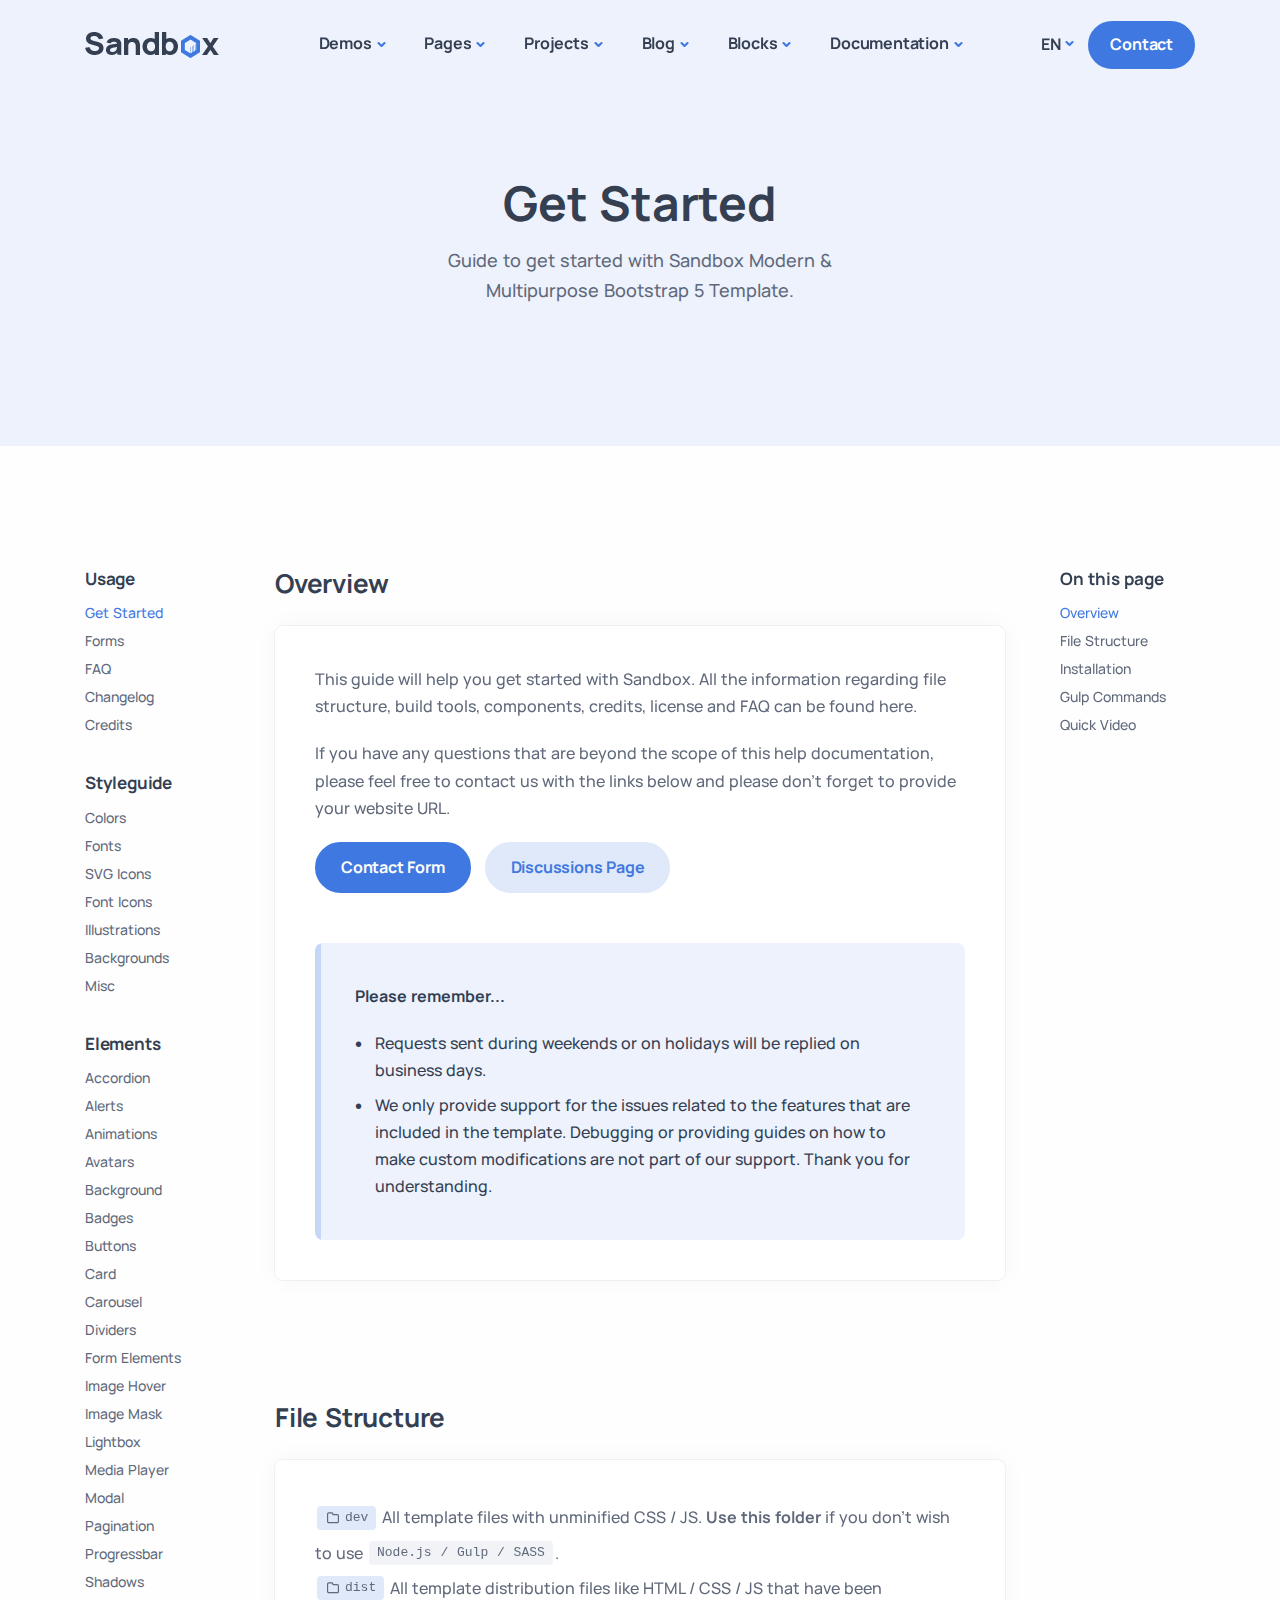
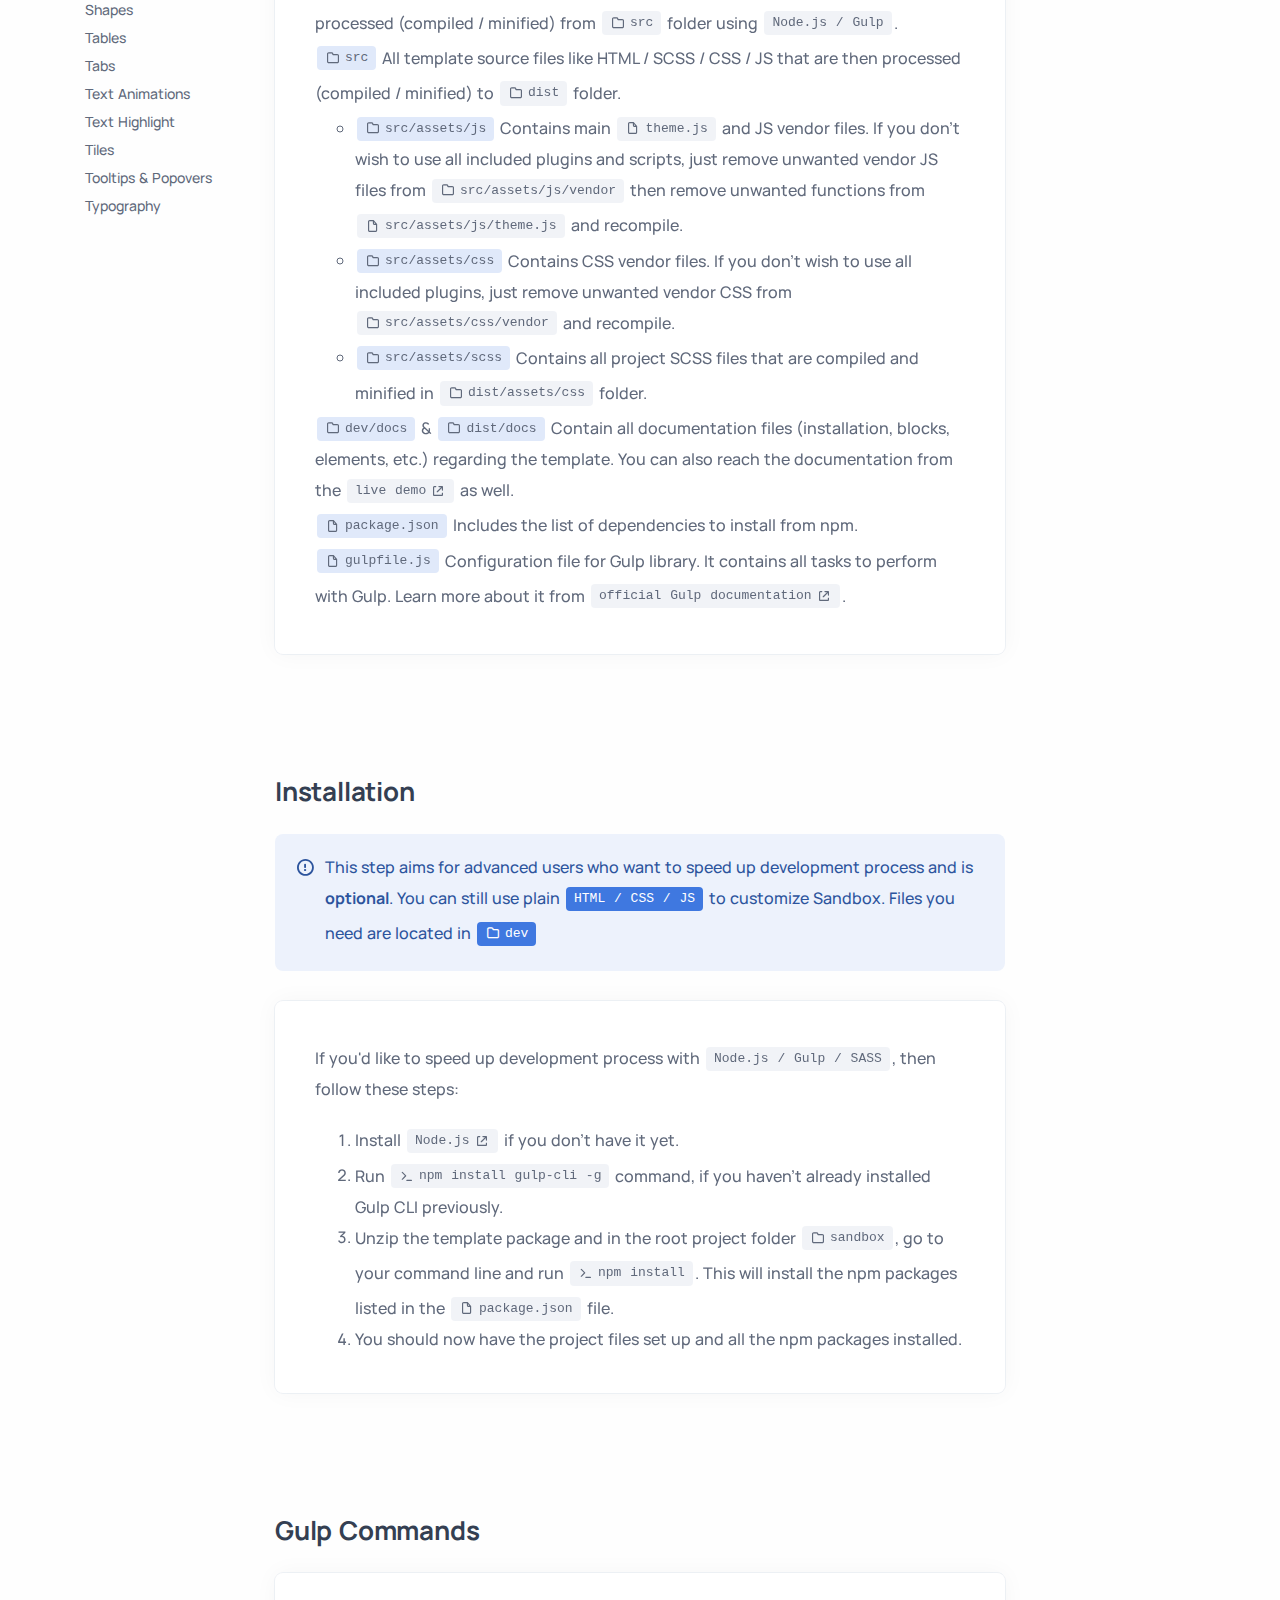
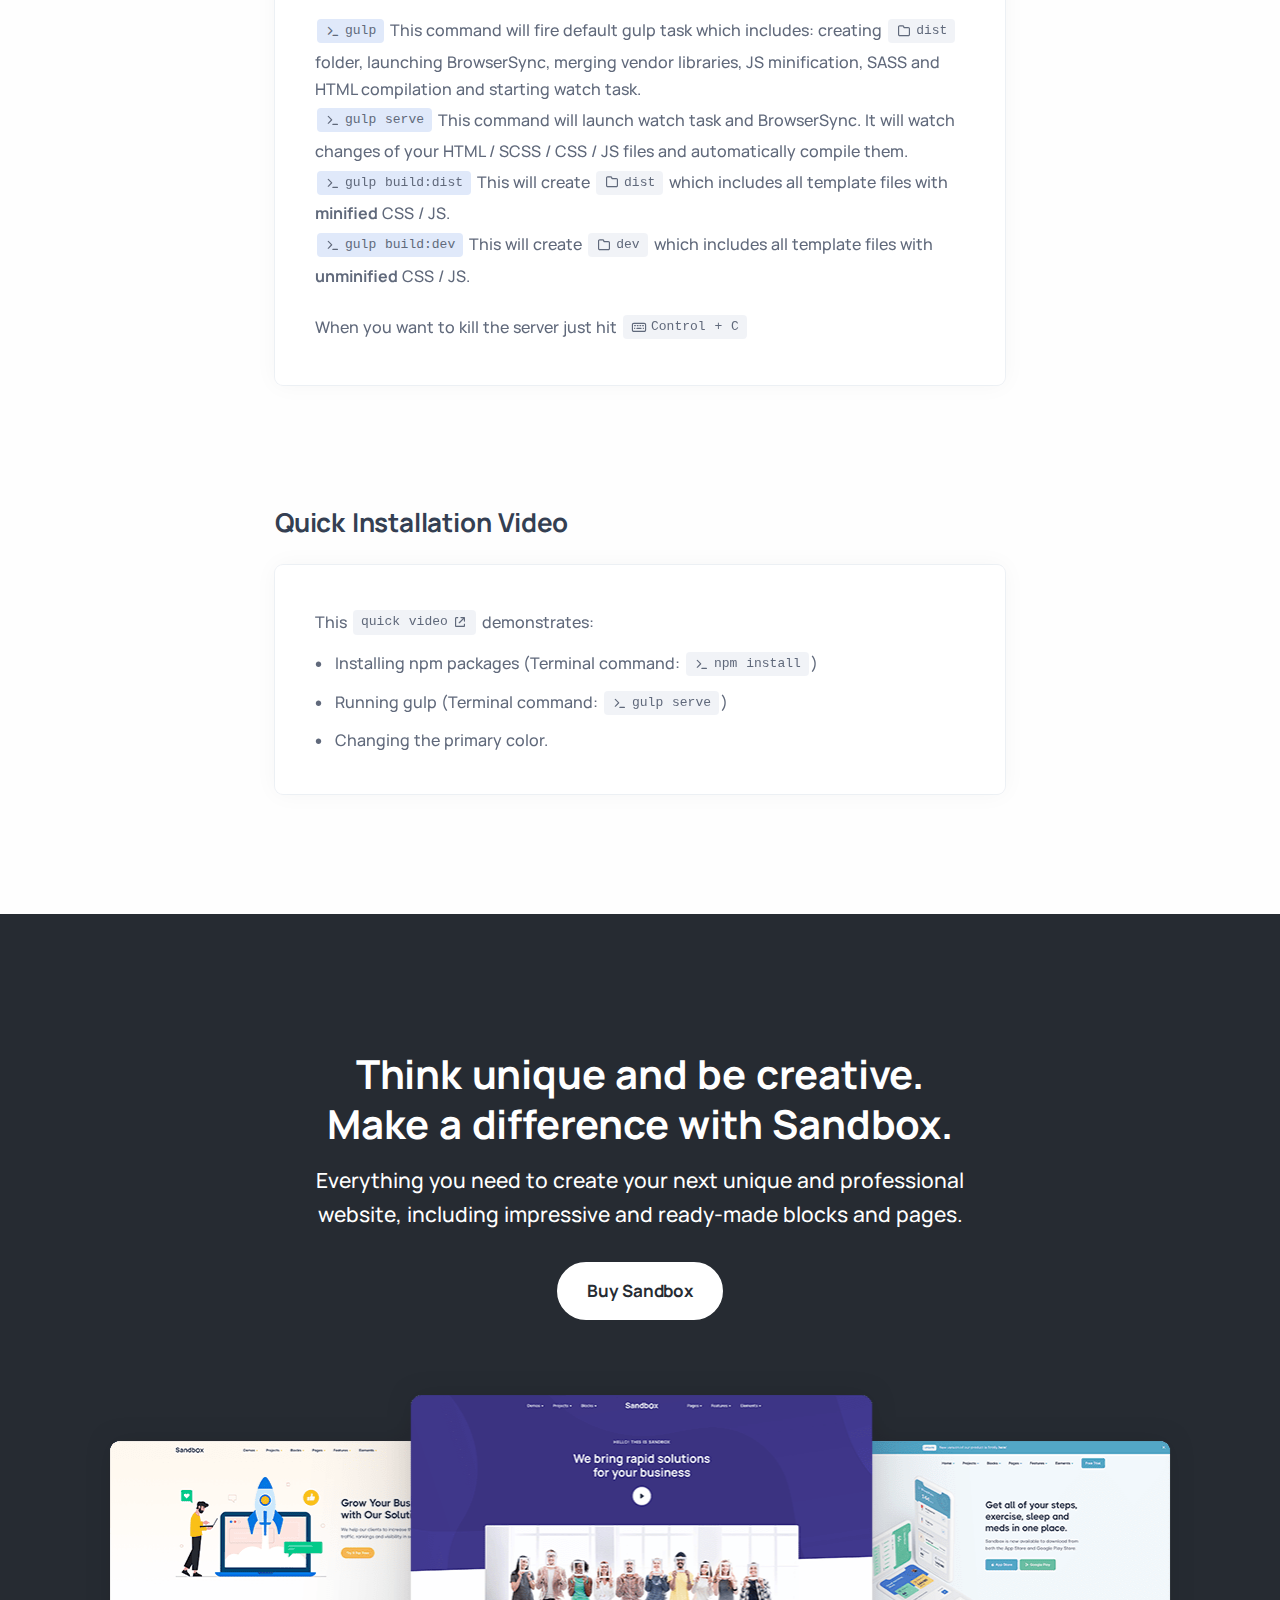
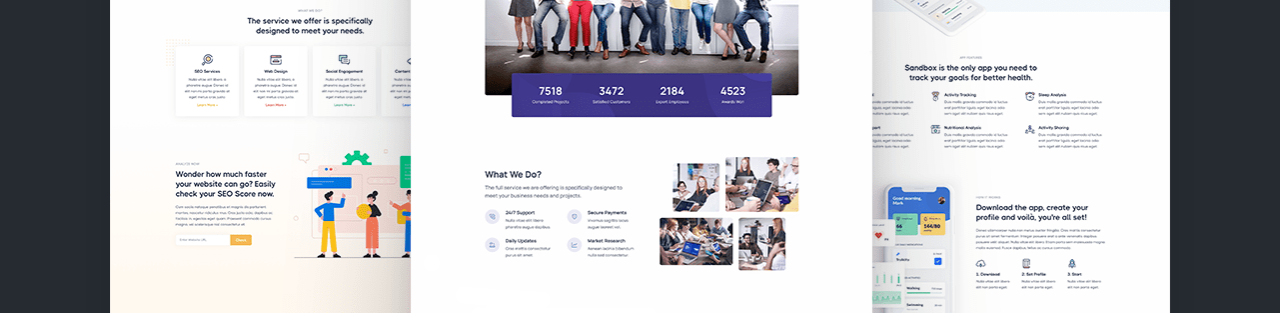
<file: docs/index.html>
<!DOCTYPE html>
<html lang="en">

<head>
  <meta charset="utf-8">
  <meta name="viewport" content="width=device-width, initial-scale=1.0">
  <meta name="description" content="An impressive and flawless site template that includes various UI elements and countless features, attractive ready-made blocks and rich pages, basically everything you need to create a unique and professional website.">
  <meta name="keywords" content="bootstrap 5, business, corporate, creative, gulp, marketing, minimal, modern, multipurpose, one page, responsive, saas, sass, seo, startup, html5 template, site template">
  <meta name="author" content="elemis">
  <title>Sandbox - Modern & Multipurpose Bootstrap 5 Template</title>
  <link rel="shortcut icon" href="../assets/img/favicon.png">
  <link rel="stylesheet" href="../assets/css/plugins.css">
  <link rel="stylesheet" href="../assets/css/style.css">
</head>

<body>
  <div class="content-wrapper">
    <header class="wrapper bg-soft-primary">
      <nav class="navbar navbar-expand-lg center-nav transparent navbar-light">
        <div class="container flex-lg-row flex-nowrap align-items-center">
          <div class="navbar-brand w-100">
            <a href="../index.html">
              <img src="../assets/img/logo.png" srcset="../assets/img/logo@2x.png 2x" alt="" />
            </a>
          </div>
          <div class="navbar-collapse offcanvas offcanvas-nav offcanvas-start">
            <div class="offcanvas-header d-lg-none">
              <h3 class="text-white fs-30 mb-0">Sandbox</h3>
              <button type="button" class="btn-close btn-close-white" data-bs-dismiss="offcanvas" aria-label="Close"></button>
            </div>
            <div class="offcanvas-body ms-lg-auto d-flex flex-column h-100">
              <ul class="navbar-nav">
                <li class="nav-item dropdown dropdown-mega">
                  <a class="nav-link dropdown-toggle" href="#" data-bs-toggle="dropdown">Demos</a>
                  <ul class="dropdown-menu mega-menu mega-menu-dark mega-menu-img">
                    <li class="mega-menu-content mega-menu-scroll">
                      <ul class="row row-cols-1 row-cols-lg-6 gx-0 gx-lg-4 gy-lg-2 list-unstyled">
                        <li class="col">
                          <a class="dropdown-item" href="../demo1.html">
                            <figure class="rounded lift d-none d-lg-block"><img src="../assets/img/demos/mi1.jpg" srcset="../assets/img/demos/mi1@2x.jpg 2x" alt=""></figure>
                            <span class="d-lg-none">Demo 1</span>
                          </a>
                        </li>
                        <li class="col">
                          <a class="dropdown-item" href="../demo2.html">
                            <figure class="rounded lift d-none d-lg-block"><img src="../assets/img/demos/mi2.jpg" srcset="../assets/img/demos/mi2@2x.jpg 2x" alt=""></figure>
                            <span class="d-lg-none">Demo 2</span>
                          </a>
                        </li>
                        <li class="col">
                          <a class="dropdown-item" href="../demo3.html">
                            <figure class="rounded lift d-none d-lg-block"><img src="../assets/img/demos/mi3.jpg" srcset="../assets/img/demos/mi3@2x.jpg 2x" alt=""></figure>
                            <span class="d-lg-none">Demo 3</span>
                          </a>
                        </li>
                        <li class="col">
                          <a class="dropdown-item" href="../demo4.html">
                            <figure class="rounded lift d-none d-lg-block"><img src="../assets/img/demos/mi4.jpg" srcset="../assets/img/demos/mi4@2x.jpg 2x" alt=""></figure>
                            <span class="d-lg-none">Demo 4</span>
                          </a>
                        </li>
                        <li class="col">
                          <a class="dropdown-item" href="../demo5.html">
                            <figure class="rounded lift d-none d-lg-block"><img src="../assets/img/demos/mi5.jpg" srcset="../assets/img/demos/mi5@2x.jpg 2x" alt=""></figure>
                            <span class="d-lg-none">Demo 5</span>
                          </a>
                        </li>
                        <li class="col">
                          <a class="dropdown-item" href="../demo6.html">
                            <figure class="rounded lift d-none d-lg-block"><img src="../assets/img/demos/mi6.jpg" srcset="../assets/img/demos/mi6@2x.jpg 2x" alt=""></figure>
                            <span class="d-lg-none">Demo 6</span>
                          </a>
                        </li>
                        <li class="col">
                          <a class="dropdown-item" href="../demo7.html">
                            <figure class="rounded lift d-none d-lg-block"><img src="../assets/img/demos/mi7.jpg" srcset="../assets/img/demos/mi7@2x.jpg 2x" alt=""></figure>
                            <span class="d-lg-none">Demo 7</span>
                          </a>
                        </li>
                        <li class="col">
                          <a class="dropdown-item" href="../demo8.html">
                            <figure class="rounded lift d-none d-lg-block"><img src="../assets/img/demos/mi8.jpg" srcset="../assets/img/demos/mi8@2x.jpg 2x" alt=""></figure>
                            <span class="d-lg-none">Demo 8</span>
                          </a>
                        </li>
                        <li class="col">
                          <a class="dropdown-item" href="../demo9.html">
                            <figure class="rounded lift d-none d-lg-block"><img src="../assets/img/demos/mi9.jpg" srcset="../assets/img/demos/mi9@2x.jpg 2x" alt=""></figure>
                            <span class="d-lg-none">Demo 9</span>
                          </a>
                        </li>
                        <li class="col">
                          <a class="dropdown-item" href="../demo10.html">
                            <figure class="rounded lift d-none d-lg-block"><img src="../assets/img/demos/mi10.jpg" srcset="../assets/img/demos/mi10@2x.jpg 2x" alt=""></figure>
                            <span class="d-lg-none">Demo 10</span>
                          </a>
                        </li>
                        <li class="col">
                          <a class="dropdown-item" href="../demo11.html">
                            <figure class="rounded lift d-none d-lg-block"><img src="../assets/img/demos/mi11.jpg" srcset="../assets/img/demos/mi11@2x.jpg 2x" alt=""></figure>
                            <span class="d-lg-none">Demo 11</span>
                          </a>
                        </li>
                        <li class="col">
                          <a class="dropdown-item" href="../demo12.html">
                            <figure class="rounded lift d-none d-lg-block"><img src="../assets/img/demos/mi12.jpg" srcset="../assets/img/demos/mi12@2x.jpg 2x" alt=""></figure>
                            <span class="d-lg-none">Demo 12</span>
                          </a>
                        </li>
                        <li class="col">
                          <a class="dropdown-item" href="../demo13.html">
                            <figure class="rounded lift d-none d-lg-block"><img src="../assets/img/demos/mi13.jpg" srcset="../assets/img/demos/mi13@2x.jpg 2x" alt=""></figure>
                            <span class="d-lg-none">Demo 13</span>
                          </a>
                        </li>
                        <li class="col">
                          <a class="dropdown-item" href="../demo14.html">
                            <figure class="rounded lift d-none d-lg-block"><img src="../assets/img/demos/mi14.jpg" srcset="../assets/img/demos/mi14@2x.jpg 2x" alt=""></figure>
                            <span class="d-lg-none">Demo 14</span>
                          </a>
                        </li>
                        <li class="col">
                          <a class="dropdown-item" href="../demo15.html">
                            <figure class="rounded lift d-none d-lg-block"><img src="../assets/img/demos/mi15.jpg" srcset="../assets/img/demos/mi15@2x.jpg 2x" alt=""></figure>
                            <span class="d-lg-none">Demo 15</span>
                          </a>
                        </li>
                        <li class="col">
                          <a class="dropdown-item" href="../demo16.html">
                            <figure class="rounded lift d-none d-lg-block"><img src="../assets/img/demos/mi16.jpg" srcset="../assets/img/demos/mi16@2x.jpg 2x" alt=""></figure>
                            <span class="d-lg-none">Demo 16</span>
                          </a>
                        </li>
                        <li class="col">
                          <a class="dropdown-item" href="../demo17.html">
                            <figure class="rounded lift d-none d-lg-block"><img src="../assets/img/demos/mi17.jpg" srcset="../assets/img/demos/mi17@2x.jpg 2x" alt=""></figure>
                            <span class="d-lg-none">Demo 17</span>
                          </a>
                        </li>
                        <li class="col">
                          <a class="dropdown-item" href="../demo18.html">
                            <figure class="rounded lift d-none d-lg-block"><img src="../assets/img/demos/mi18.jpg" srcset="../assets/img/demos/mi18@2x.jpg 2x" alt=""></figure>
                            <span class="d-lg-none">Demo 18</span>
                          </a>
                        </li>
                        <li class="col">
                          <a class="dropdown-item" href="../demo19.html">
                            <figure class="rounded lift d-none d-lg-block"><img src="../assets/img/demos/mi19.jpg" srcset="../assets/img/demos/mi19@2x.jpg 2x" alt=""></figure>
                            <span class="d-lg-none">Demo 19</span>
                          </a>
                        </li>
                        <li class="col">
                          <a class="dropdown-item" href="../demo20.html">
                            <figure class="rounded lift d-none d-lg-block"><img src="../assets/img/demos/mi20.jpg" srcset="../assets/img/demos/mi20@2x.jpg 2x" alt=""></figure>
                            <span class="d-lg-none">Demo 20</span>
                          </a>
                        </li>
                        <li class="col">
                          <a class="dropdown-item" href="../demo21.html">
                            <figure class="rounded lift d-none d-lg-block"><img src="../assets/img/demos/mi21.jpg" srcset="../assets/img/demos/mi21@2x.jpg 2x" alt=""></figure>
                            <span class="d-lg-none">Demo 21</span>
                          </a>
                        </li>
                        <li class="col">
                          <a class="dropdown-item" href="../demo22.html">
                            <figure class="rounded lift d-none d-lg-block"><img src="../assets/img/demos/mi22.jpg" srcset="../assets/img/demos/mi22@2x.jpg 2x" alt=""></figure>
                            <span class="d-lg-none">Demo 22</span>
                          </a>
                        </li>
                        <li class="col">
                          <a class="dropdown-item" href="../demo23.html">
                            <figure class="rounded lift d-none d-lg-block"><img src="../assets/img/demos/mi23.jpg" srcset="../assets/img/demos/mi23@2x.jpg 2x" alt=""></figure>
                            <span class="d-lg-none">Demo 23</span>
                          </a>
                        </li>
                        <li class="col">
                          <a class="dropdown-item" href="../demo24.html">
                            <figure class="rounded lift d-none d-lg-block"><img src="../assets/img/demos/mi24.jpg" srcset="../assets/img/demos/mi24@2x.jpg 2x" alt=""></figure>
                            <span class="d-lg-none">Demo 24</span>
                          </a>
                        </li>
                        <li class="col">
                          <a class="dropdown-item" href="../demo25.html">
                            <figure class="rounded lift d-none d-lg-block"><img src="../assets/img/demos/mi25.jpg" srcset="../assets/img/demos/mi25@2x.jpg 2x" alt=""></figure>
                            <span class="d-lg-none">Demo 25</span>
                          </a>
                        </li>
                        <li class="col">
                          <a class="dropdown-item" href="../demo26.html">
                            <figure class="rounded lift d-none d-lg-block"><img src="../assets/img/demos/mi26.jpg" srcset="../assets/img/demos/mi26@2x.jpg 2x" alt=""></figure>
                            <span class="d-lg-none">Demo 26</span>
                          </a>
                        </li>
                        <li class="col">
                          <a class="dropdown-item" href="../demo27.html">
                            <figure class="rounded lift d-none d-lg-block"><img src="../assets/img/demos/mi27.jpg" srcset="../assets/img/demos/mi27@2x.jpg 2x" alt=""></figure>
                            <span class="d-lg-none">Demo 27</span>
                          </a>
                        </li>
                        <li class="col">
                          <a class="dropdown-item" href="../demo28.html">
                            <figure class="rounded lift d-none d-lg-block"><img src="../assets/img/demos/mi28.jpg" srcset="../assets/img/demos/mi28@2x.jpg 2x" alt=""></figure>
                            <span class="d-lg-none">Demo 28</span>
                          </a>
                        </li>
                        <li class="col">
                          <a class="dropdown-item" href="../demo29.html">
                            <figure class="rounded lift d-none d-lg-block"><img src="../assets/img/demos/mi29.jpg" srcset="../assets/img/demos/mi29@2x.jpg 2x" alt=""></figure>
                            <span class="d-lg-none">Demo 29</span>
                          </a>
                        </li>
                        <li class="col">
                          <a class="dropdown-item" href="../demo30.html">
                            <figure class="rounded lift d-none d-lg-block"><img src="../assets/img/demos/mi30.jpg" srcset="../assets/img/demos/mi30@2x.jpg 2x" alt=""></figure>
                            <span class="d-lg-none">Demo 30</span>
                          </a>
                        </li>
                        <li class="col">
                          <a class="dropdown-item" href="../demo31.html">
                            <figure class="rounded lift d-none d-lg-block"><img src="../assets/img/demos/mi31.jpg" srcset="../assets/img/demos/mi31@2x.jpg 2x" alt=""></figure>
                            <span class="d-lg-none">Demo 31</span>
                          </a>
                        </li>
                        <li class="col">
                          <a class="dropdown-item" href="../demo32.html">
                            <figure class="rounded lift d-none d-lg-block"><img src="../assets/img/demos/mi32.jpg" srcset="../assets/img/demos/mi32@2x.jpg 2x" alt=""></figure>
                            <span class="d-lg-none">Demo 32</span>
                          </a>
                        </li>
                        <li class="col">
                          <a class="dropdown-item" href="../demo33.html">
                            <figure class="rounded lift d-none d-lg-block"><img src="../assets/img/demos/mi33.jpg" srcset="../assets/img/demos/mi33@2x.jpg 2x" alt=""></figure>
                            <span class="d-lg-none">Demo 33</span>
                          </a>
                        </li>
                        <li class="col">
                          <a class="dropdown-item" href="../demo34.html">
                            <figure class="rounded lift d-none d-lg-block"><img src="../assets/img/demos/mi34.jpg" srcset="../assets/img/demos/mi34@2x.jpg 2x" alt=""></figure>
                            <span class="d-lg-none">Demo 34</span>
                          </a>
                        </li>
                        <li class="col">
                          <a class="dropdown-item" href="../demo35.html">
                            <figure class="rounded lift d-none d-lg-block"><img src="../assets/img/demos/mi35.jpg" srcset="../assets/img/demos/mi35@2x.jpg 2x" alt=""></figure>
                            <span class="d-lg-none">Demo 35</span>
                          </a>
                        </li>
                        <li class="col">
                          <a class="dropdown-item" href="../demo36.html">
                            <figure class="rounded lift d-none d-lg-block"><img src="../assets/img/demos/mi36.jpg" srcset="../assets/img/demos/mi36@2x.jpg 2x" alt=""></figure>
                            <span class="d-lg-none">Demo 36</span>
                          </a>
                        </li>
                      </ul>
                      <!--/.row -->
                      <span class="d-none d-lg-flex"><i class="uil uil-direction"></i><strong>Scroll to view more</strong></span>
                    </li>
                    <!--/.mega-menu-content-->
                  </ul>
                  <!--/.dropdown-menu -->
                </li>
                <li class="nav-item dropdown">
                  <a class="nav-link dropdown-toggle" href="#" data-bs-toggle="dropdown">Pages</a>
                  <ul class="dropdown-menu">
                    <li class="dropdown dropdown-submenu dropend"><a class="dropdown-item dropdown-toggle" href="#" data-bs-toggle="dropdown">Services</a>
                      <ul class="dropdown-menu">
                        <li class="nav-item"><a class="dropdown-item" href="../services.html">Services I</a></li>
                        <li class="nav-item"><a class="dropdown-item" href="../services2.html">Services II</a></li>
                      </ul>
                    </li>
                    <li class="dropdown dropdown-submenu dropend"><a class="dropdown-item dropdown-toggle" href="#" data-bs-toggle="dropdown">About</a>
                      <ul class="dropdown-menu">
                        <li class="nav-item"><a class="dropdown-item" href="../about.html">About I</a></li>
                        <li class="nav-item"><a class="dropdown-item" href="../about2.html">About II</a></li>
                      </ul>
                    </li>
                    <li class="dropdown dropdown-submenu dropend"><a class="dropdown-item dropdown-toggle" href="#" data-bs-toggle="dropdown">Shop</a>
                      <ul class="dropdown-menu">
                        <li class="nav-item"><a class="dropdown-item" href="../shop.html">Shop I</a></li>
                        <li class="nav-item"><a class="dropdown-item" href="../shop2.html">Shop II</a></li>
                        <li class="nav-item"><a class="dropdown-item" href="../shop-product.html">Product Page</a></li>
                        <li class="nav-item"><a class="dropdown-item" href="../shop-cart.html">Shopping Cart</a></li>
                        <li class="nav-item"><a class="dropdown-item" href="../shop-checkout.html">Checkout</a></li>
                      </ul>
                    </li>
                    <li class="dropdown dropdown-submenu dropend"><a class="dropdown-item dropdown-toggle" href="#" data-bs-toggle="dropdown">Contact</a>
                      <ul class="dropdown-menu">
                        <li class="nav-item"><a class="dropdown-item" href="../contact.html">Contact I</a></li>
                        <li class="nav-item"><a class="dropdown-item" href="../contact2.html">Contact II</a></li>
                        <li class="nav-item"><a class="dropdown-item" href="../contact3.html">Contact III</a></li>
                      </ul>
                    </li>
                    <li class="dropdown dropdown-submenu dropend"><a class="dropdown-item dropdown-toggle" href="#" data-bs-toggle="dropdown">Career</a>
                      <ul class="dropdown-menu">
                        <li class="nav-item"><a class="dropdown-item" href="../career.html">Job Listing I</a></li>
                        <li class="nav-item"><a class="dropdown-item" href="../career2.html">Job Listing II</a></li>
                        <li class="nav-item"><a class="dropdown-item" href="../career-job.html">Job Description</a></li>
                      </ul>
                    </li>
                    <li class="dropdown dropdown-submenu dropend"><a class="dropdown-item dropdown-toggle" href="#" data-bs-toggle="dropdown">Utility</a>
                      <ul class="dropdown-menu">
                        <li class="nav-item"><a class="dropdown-item" href="../404.html">404 Not Found</a></li>
                        <li class="nav-item"><a class="dropdown-item" href="../page-loader.html">Page Loader</a></li>
                        <li class="nav-item"><a class="dropdown-item" href="../signin.html">Sign In I</a></li>
                        <li class="nav-item"><a class="dropdown-item" href="../signin2.html">Sign In II</a></li>
                        <li class="nav-item"><a class="dropdown-item" href="../signup.html">Sign Up I</a></li>
                        <li class="nav-item"><a class="dropdown-item" href="../signup2.html">Sign Up II</a></li>
                        <li class="nav-item"><a class="dropdown-item" href="../terms.html">Terms</a></li>
                      </ul>
                    </li>
                    <li class="nav-item"><a class="dropdown-item" href="../pricing.html">Pricing</a></li>
                    <li class="nav-item"><a class="dropdown-item" href="../onepage.html">One Page</a></li>
                  </ul>
                </li>
                <li class="nav-item dropdown">
                  <a class="nav-link dropdown-toggle" href="#" data-bs-toggle="dropdown">Projects</a>
                  <div class="dropdown-menu dropdown-lg">
                    <div class="dropdown-lg-content">
                      <div>
                        <h6 class="dropdown-header">Project Pages</h6>
                        <ul class="list-unstyled">
                          <li><a class="dropdown-item" href="../projects.html">Projects I</a></li>
                          <li><a class="dropdown-item" href="../projects2.html">Projects II</a></li>
                          <li><a class="dropdown-item" href="../projects3.html">Projects III</a></li>
                          <li><a class="dropdown-item" href="../projects4.html">Projects IV</a></li>
                        </ul>
                      </div>
                      <!-- /.column -->
                      <div>
                        <h6 class="dropdown-header">Single Projects</h6>
                        <ul class="list-unstyled">
                          <li><a class="dropdown-item" href="../single-project.html">Single Project I</a></li>
                          <li><a class="dropdown-item" href="../single-project2.html">Single Project II</a></li>
                          <li><a class="dropdown-item" href="../single-project3.html">Single Project III</a></li>
                          <li><a class="dropdown-item" href="../single-project4.html">Single Project IV</a></li>
                        </ul>
                      </div>
                      <!-- /.column -->
                    </div>
                    <!-- /auto-column -->
                  </div>
                </li>
                <li class="nav-item dropdown">
                  <a class="nav-link dropdown-toggle" href="#" data-bs-toggle="dropdown">Blog</a>
                  <ul class="dropdown-menu">
                    <li class="nav-item"><a class="dropdown-item" href="../blog.html">Blog without Sidebar</a></li>
                    <li class="nav-item"><a class="dropdown-item" href="../blog2.html">Blog with Sidebar</a></li>
                    <li class="nav-item"><a class="dropdown-item" href="../blog3.html">Blog with Left Sidebar</a></li>
                    <li class="dropdown dropdown-submenu dropend"><a class="dropdown-item dropdown-toggle" href="#" data-bs-toggle="dropdown">Blog Posts</a>
                      <ul class="dropdown-menu">
                        <li class="nav-item"><a class="dropdown-item" href="../blog-post.html">Post without Sidebar</a></li>
                        <li class="nav-item"><a class="dropdown-item" href="../blog-post2.html">Post with Sidebar</a></li>
                        <li class="nav-item"><a class="dropdown-item" href="../blog-post3.html">Post with Left Sidebar</a></li>
                      </ul>
                    </li>
                  </ul>
                </li>
                <li class="nav-item dropdown dropdown-mega">
                  <a class="nav-link dropdown-toggle" href="#" data-bs-toggle="dropdown">Blocks</a>
                  <ul class="dropdown-menu mega-menu mega-menu-dark mega-menu-img">
                    <li class="mega-menu-content">
                      <ul class="row row-cols-1 row-cols-lg-6 gx-0 gx-lg-6 gy-lg-4 list-unstyled">
                        <li class="col"><a class="dropdown-item" href="../docs/blocks/about.html">
                            <div class="rounded img-svg d-none d-lg-block p-4 mb-lg-2"><img class="rounded-0" src="../assets/img/demos/block1.svg" alt=""></div>
                            <span>About</span>
                          </a>
                        </li>
                        <li class="col"><a class="dropdown-item" href="../docs/blocks/blog.html">
                            <div class="rounded img-svg d-none d-lg-block p-4 mb-lg-2"><img class="rounded-0" src="../assets/img/demos/block2.svg" alt=""></div>
                            <span>Blog</span>
                          </a>
                        </li>
                        <li class="col"><a class="dropdown-item" href="../docs/blocks/call-to-action.html">
                            <div class="rounded img-svg d-none d-lg-block p-4 mb-lg-2"><img class="rounded-0" src="../assets/img/demos/block3.svg" alt=""></div>
                            <span>Call to Action</span>
                          </a>
                        </li>
                        <li class="col"><a class="dropdown-item" href="../docs/blocks/clients.html">
                            <div class="rounded img-svg d-none d-lg-block p-4 mb-lg-2"><img class="rounded-0" src="../assets/img/demos/block4.svg" alt=""></div>
                            <span>Clients</span>
                          </a>
                        </li>
                        <li class="col"><a class="dropdown-item" href="../docs/blocks/contact.html">
                            <div class="rounded img-svg d-none d-lg-block p-4 mb-lg-2"><img class="rounded-0" src="../assets/img/demos/block5.svg" alt=""></div>
                            <span>Contact</span>
                          </a>
                        </li>
                        <li class="col"><a class="dropdown-item" href="../docs/blocks/facts.html">
                            <div class="rounded img-svg d-none d-lg-block p-4 mb-lg-2"><img class="rounded-0" src="../assets/img/demos/block6.svg" alt=""></div>
                            <span>Facts</span>
                          </a>
                        </li>
                        <li class="col"><a class="dropdown-item" href="../docs/blocks/faq.html">
                            <div class="rounded img-svg d-none d-lg-block p-4 mb-lg-2"><img class="rounded-0" src="../assets/img/demos/block7.svg" alt=""></div>
                            <span>FAQ</span>
                          </a>
                        </li>
                        <li class="col"><a class="dropdown-item" href="../docs/blocks/features.html">
                            <div class="rounded img-svg d-none d-lg-block p-4 mb-lg-2"><img class="rounded-0" src="../assets/img/demos/block8.svg" alt=""></div>
                            <span>Features</span>
                          </a>
                        </li>
                        <li class="col"><a class="dropdown-item" href="../docs/blocks/footer.html">
                            <div class="rounded img-svg d-none d-lg-block p-4 mb-lg-2"><img class="rounded-0" src="../assets/img/demos/block9.svg" alt=""></div>
                            <span>Footer</span>
                          </a>
                        </li>
                        <li class="col"><a class="dropdown-item" href="../docs/blocks/hero.html">
                            <div class="rounded img-svg d-none d-lg-block p-4 mb-lg-2"><img class="rounded-0" src="../assets/img/demos/block10.svg" alt=""></div>
                            <span>Hero</span>
                          </a>
                        </li>
                        <li class="col"><a class="dropdown-item" href="../docs/blocks/misc.html">
                            <div class="rounded img-svg d-none d-lg-block p-4 mb-lg-2"><img class="rounded-0" src="../assets/img/demos/block17.svg" alt=""></div>
                            <span>Misc</span>
                          </a>
                        </li>
                        <li class="col"><a class="dropdown-item" href="../docs/blocks/navbar.html">
                            <div class="rounded img-svg d-none d-lg-block p-4 mb-lg-2"><img class="rounded-0" src="../assets/img/demos/block11.svg" alt=""></div>
                            <span>Navbar</span>
                          </a>
                        </li>
                        <li class="col"><a class="dropdown-item" href="../docs/blocks/portfolio.html">
                            <div class="rounded img-svg d-none d-lg-block p-4 mb-lg-2"><img class="rounded-0" src="../assets/img/demos/block12.svg" alt=""></div>
                            <span>Portfolio</span>
                          </a>
                        </li>
                        <li class="col"><a class="dropdown-item" href="../docs/blocks/pricing.html">
                            <div class="rounded img-svg d-none d-lg-block p-4 mb-lg-2"><img class="rounded-0" src="../assets/img/demos/block13.svg" alt=""></div>
                            <span>Pricing</span>
                          </a>
                        </li>
                        <li class="col"><a class="dropdown-item" href="../docs/blocks/process.html">
                            <div class="rounded img-svg d-none d-lg-block p-4 mb-lg-2"><img class="rounded-0" src="../assets/img/demos/block14.svg" alt=""></div>
                            <span>Process</span>
                          </a>
                        </li>
                        <li class="col"><a class="dropdown-item" href="../docs/blocks/team.html">
                            <div class="rounded img-svg d-none d-lg-block p-4 mb-lg-2"><img class="rounded-0" src="../assets/img/demos/block15.svg" alt=""></div>
                            <span>Team</span>
                          </a>
                        </li>
                        <li class="col"><a class="dropdown-item" href="../docs/blocks/testimonials.html">
                            <div class="rounded img-svg d-none d-lg-block p-4 mb-lg-2"><img class="rounded-0" src="../assets/img/demos/block16.svg" alt=""></div>
                            <span>Testimonials</span>
                          </a>
                        </li>
                      </ul>
                      <!--/.row -->
                    </li>
                    <!--/.mega-menu-content-->
                  </ul>
                  <!--/.dropdown-menu -->
                </li>
                <li class="nav-item dropdown dropdown-mega">
                  <a class="nav-link dropdown-toggle" href="#" data-bs-toggle="dropdown">Documentation</a>
                  <ul class="dropdown-menu mega-menu">
                    <li class="mega-menu-content">
                      <div class="row gx-0 gx-lg-3">
                        <div class="col-lg-4">
                          <h6 class="dropdown-header">Usage</h6>
                          <ul class="list-unstyled cc-2 pb-lg-1">
                            <li><a class="dropdown-item" href="../docs/index.html">Get Started</a></li>
                            <li><a class="dropdown-item" href="../docs/forms.html">Forms</a></li>
                            <li><a class="dropdown-item" href="../docs/faq.html">FAQ</a></li>
                            <li><a class="dropdown-item" href="../docs/changelog.html">Changelog</a></li>
                            <li><a class="dropdown-item" href="../docs/credits.html">Credits</a></li>
                          </ul>
                          <h6 class="dropdown-header mt-lg-6">Styleguide</h6>
                          <ul class="list-unstyled cc-2">
                            <li><a class="dropdown-item" href="../docs/styleguide/colors.html">Colors</a></li>
                            <li><a class="dropdown-item" href="../docs/styleguide/fonts.html">Fonts</a></li>
                            <li><a class="dropdown-item" href="../docs/styleguide/icons-svg.html">SVG Icons</a></li>
                            <li><a class="dropdown-item" href="../docs/styleguide/icons-font.html">Font Icons</a></li>
                            <li><a class="dropdown-item" href="../docs/styleguide/illustrations.html">Illustrations</a></li>
                            <li><a class="dropdown-item" href="../docs/styleguide/backgrounds.html">Backgrounds</a></li>
                            <li><a class="dropdown-item" href="../docs/styleguide/misc.html">Misc</a></li>
                          </ul>
                        </div>
                        <!--/column -->
                        <div class="col-lg-8">
                          <h6 class="dropdown-header">Elements</h6>
                          <ul class="list-unstyled cc-3">
                            <li><a class="dropdown-item" href="../docs/elements/accordion.html">Accordion</a></li>
                            <li><a class="dropdown-item" href="../docs/elements/alerts.html">Alerts</a></li>
                            <li><a class="dropdown-item" href="../docs/elements/animations.html">Animations</a></li>
                            <li><a class="dropdown-item" href="../docs/elements/avatars.html">Avatars</a></li>
                            <li><a class="dropdown-item" href="../docs/elements/background.html">Background</a></li>
                            <li><a class="dropdown-item" href="../docs/elements/badges.html">Badges</a></li>
                            <li><a class="dropdown-item" href="../docs/elements/buttons.html">Buttons</a></li>
                            <li><a class="dropdown-item" href="../docs/elements/card.html">Card</a></li>
                            <li><a class="dropdown-item" href="../docs/elements/carousel.html">Carousel</a></li>
                            <li><a class="dropdown-item" href="../docs/elements/dividers.html">Dividers</a></li>
                            <li><a class="dropdown-item" href="../docs/elements/form-elements.html">Form Elements</a></li>
                            <li><a class="dropdown-item" href="../docs/elements/image-hover.html">Image Hover</a></li>
                            <li><a class="dropdown-item" href="../docs/elements/image-mask.html">Image Mask</a></li>
                            <li><a class="dropdown-item" href="../docs/elements/lightbox.html">Lightbox</a></li>
                            <li><a class="dropdown-item" href="../docs/elements/player.html">Media Player</a></li>
                            <li><a class="dropdown-item" href="../docs/elements/modal.html">Modal</a></li>
                            <li><a class="dropdown-item" href="../docs/elements/pagination.html">Pagination</a></li>
                            <li><a class="dropdown-item" href="../docs/elements/progressbar.html">Progressbar</a></li>
                            <li><a class="dropdown-item" href="../docs/elements/shadows.html">Shadows</a></li>
                            <li><a class="dropdown-item" href="../docs/elements/shapes.html">Shapes</a></li>
                            <li><a class="dropdown-item" href="../docs/elements/tables.html">Tables</a></li>
                            <li><a class="dropdown-item" href="../docs/elements/tabs.html">Tabs</a></li>
                            <li><a class="dropdown-item" href="../docs/elements/text-animations.html">Text Animations</a></li>
                            <li><a class="dropdown-item" href="../docs/elements/text-highlight.html">Text Highlight</a></li>
                            <li><a class="dropdown-item" href="../docs/elements/tiles.html">Tiles</a></li>
                            <li><a class="dropdown-item" href="../docs/elements/tooltips-popovers.html">Tooltips & Popovers</a></li>
                            <li><a class="dropdown-item" href="../docs/elements/typography.html">Typography</a></li>
                          </ul>
                        </div>
                        <!--/column -->
                      </div>
                      <!--/.row -->
                    </li>
                    <!--/.mega-menu-content-->
                  </ul>
                  <!--/.dropdown-menu -->
                </li>
              </ul>
              <!-- /.navbar-nav -->
              <div class="offcanvas-footer d-lg-none">
                <div>
                  <a href="mailto:first.last@email.com" class="link-inverse">info@email.com</a>
                  <br /> 00 (123) 456 78 90 <br />
                  <nav class="nav social social-white mt-4">
                    <a href="#"><i class="uil uil-twitter"></i></a>
                    <a href="#"><i class="uil uil-facebook-f"></i></a>
                    <a href="#"><i class="uil uil-dribbble"></i></a>
                    <a href="#"><i class="uil uil-instagram"></i></a>
                    <a href="#"><i class="uil uil-youtube"></i></a>
                  </nav>
                  <!-- /.social -->
                </div>
              </div>
              <!-- /.offcanvas-footer -->
            </div>
            <!-- /.offcanvas-body -->
          </div>
          <!-- /.navbar-collapse -->
          <div class="navbar-other w-100 d-flex ms-auto">
            <ul class="navbar-nav flex-row align-items-center ms-auto">
              <li class="nav-item dropdown language-select text-uppercase">
                <a class="nav-link dropdown-item dropdown-toggle" href="#" role="button" data-bs-toggle="dropdown" aria-haspopup="true" aria-expanded="false">En</a>
                <ul class="dropdown-menu">
                  <li class="nav-item"><a class="dropdown-item" href="#">En</a></li>
                  <li class="nav-item"><a class="dropdown-item" href="#">De</a></li>
                  <li class="nav-item"><a class="dropdown-item" href="#">Es</a></li>
                </ul>
              </li>
              <li class="nav-item d-none d-md-block">
                <a href="../contact.html" class="btn btn-sm btn-primary rounded-pill">Contact</a>
              </li>
              <li class="nav-item d-lg-none">
                <button class="hamburger offcanvas-nav-btn"><span></span></button>
              </li>
            </ul>
            <!-- /.navbar-nav -->
          </div>
          <!-- /.navbar-other -->
        </div>
        <!-- /.container -->
      </nav>
      <!-- /.navbar -->
    </header>
    <!-- /header -->
    <section class="wrapper bg-soft-primary">
      <div class="container pt-10 pb-12 pt-md-14 pb-md-16 text-center">
        <div class="row">
          <div class="col-md-9 col-lg-7 col-xl-5 mx-auto">
            <h1 class="display-1 mb-3">Get Started</h1>
            <p class="lead px-xxl-11">Guide to get started with Sandbox Modern & Multipurpose Bootstrap 5 Template.</p>
          </div>
          <!-- /column -->
        </div>
        <!-- /.row -->
      </div>
      <!-- /.container -->
    </section>
    <!-- /section -->
    <div class="container">
      <div class="row">
        <aside class="col-xl-2 sidebar doc-sidebar mt-md-0 py-16 d-none d-xl-block">
          <div class="widget pb-3">
            <h6 class="widget-title fs-17 mb-2">Usage</h6>
            <nav id="collapse-usage">
              <ul class="list-unstyled fs-sm lh-sm text-reset">
                <li><a href="../docs/index.html" class="active">Get Started</a></li>
                <li><a href="../docs/forms.html">Forms</a></li>
                <li><a href="../docs/faq.html">FAQ</a></li>
                <li><a href="../docs/changelog.html">Changelog</a></li>
                <li><a href="../docs/credits.html">Credits</a></li>
              </ul>
            </nav>
            <!-- /nav -->
          </div>
          <!-- /.widget -->
          <div class="widget pb-3">
            <h6 class="widget-title fs-17 mb-2">Styleguide</h6>
            <nav id="collapse-style">
              <ul class="list-unstyled fs-sm lh-sm text-reset">
                <li><a href="../docs/styleguide/colors.html">Colors</a></li>
                <li><a href="../docs/styleguide/fonts.html">Fonts</a></li>
                <li><a href="../docs/styleguide/icons-svg.html">SVG Icons</a></li>
                <li><a href="../docs/styleguide/icons-font.html">Font Icons</a></li>
                <li><a href="../docs/styleguide/illustrations.html">Illustrations</a></li>
                <li><a href="../docs/styleguide/backgrounds.html">Backgrounds</a></li>
                <li><a href="../docs/styleguide/misc.html">Misc</a></li>
              </ul>
            </nav>
            <!-- /nav -->
          </div>
          <!-- /.widget -->
          <div class="widget pb-3">
            <h6 class="widget-title fs-17 mb-2">Elements</h6>
            <nav id="collapse-elements">
              <ul class="list-unstyled fs-sm lh-sm text-reset">
                <li><a href="../docs/elements/accordion.html">Accordion</a></li>
                <li><a href="../docs/elements/alerts.html">Alerts</a></li>
                <li><a href="../docs/elements/animations.html">Animations</a></li>
                <li><a href="../docs/elements/avatars.html">Avatars</a></li>
                <li><a href="../docs/elements/background.html">Background</a></li>
                <li><a href="../docs/elements/badges.html">Badges</a></li>
                <li><a href="../docs/elements/buttons.html">Buttons</a></li>
                <li><a href="../docs/elements/card.html">Card</a></li>
                <li><a href="../docs/elements/carousel.html">Carousel</a></li>
                <li><a href="../docs/elements/dividers.html">Dividers</a></li>
                <li><a href="../docs/elements/form-elements.html">Form Elements</a></li>
                <li><a href="../docs/elements/image-hover.html">Image Hover</a></li>
                <li><a href="../docs/elements/image-mask.html">Image Mask</a></li>
                <li><a href="../docs/elements/lightbox.html">Lightbox</a></li>
                <li><a href="../docs/elements/player.html">Media Player</a></li>
                <li><a href="../docs/elements/modal.html">Modal</a></li>
                <li><a href="../docs/elements/pagination.html">Pagination</a></li>
                <li><a href="../docs/elements/progressbar.html">Progressbar</a></li>
                <li><a href="../docs/elements/shadows.html">Shadows</a></li>
                <li><a href="../docs/elements/shapes.html">Shapes</a></li>
                <li><a href="../docs/elements/tables.html">Tables</a></li>
                <li><a href="../docs/elements/tabs.html">Tabs</a></li>
                <li><a href="../docs/elements/text-animations.html">Text Animations</a></li>
                <li><a href="../docs/elements/text-highlight.html">Text Highlight</a></li>
                <li><a href="../docs/elements/tiles.html">Tiles</a></li>
                <li><a href="../docs/elements/tooltips-popovers.html">Tooltips & Popovers</a></li>
                <li><a href="../docs/elements/typography.html">Typography</a></li>
              </ul>
            </nav>
            <!-- /nav -->
          </div>
          <!-- /.widget -->
        </aside>
        <!-- /column -->
        <aside class="col-xl-2 order-xl-3 sidebar sticky-sidebar mt-md-0 py-16 d-none d-xl-block">
          <div class="widget">
            <h6 class="widget-title fs-17 mb-2 ps-xl-5">On this page</h6>
            <nav class="ps-xl-5" id="sidebar-nav">
              <ul class="list-unstyled fs-sm lh-sm text-reset">
                <li><a class="nav-link scroll active" href="#snippet-1">Overview</a></li>
                <li><a class="nav-link scroll" href="#snippet-2">File Structure</a></li>
                <li><a class="nav-link scroll" href="#snippet-3">Installation</a></li>
                <li><a class="nav-link scroll" href="#snippet-4">Gulp Commands</a></li>
                <li><a class="nav-link scroll" href="#snippet-5">Quick Video</a></li>
              </ul>
            </nav>
            <!-- /nav -->
          </div>
          <!-- /.widget -->
        </aside>
        <!-- /column -->
        <div class="col-xl-8 order-xl-2">
          <section id="snippet-1" class="wrapper pt-16">
            <h2 class="mb-5">Overview</h2>
            <div class="card">
              <div class="card-body">
                <p>This guide will help you get started with Sandbox. All the information regarding file structure, build tools, components, credits, license and FAQ can be found here.</p>
                <p>If you have any questions that are beyond the scope of this help documentation, please feel free to contact us with the links below and please don't forget to provide your website URL.</p>
                <a href="https://1.envato.market/VKeok" class="btn btn-primary rounded-pill me-2" target="_blank">Contact Form</a>
                <a href="https://1.envato.market/ZdVOOX" class="btn btn-soft-primary rounded-pill" target="_blank">Discussions Page</a>
                <div class="card bg-soft-blue shadow-lg card-border-start border-soft-blue text-navy mt-10">
                  <div class="card-body">
                    <p><strong>Please remember...</strong></p>
                    <ul class="unordered-list mb-0">
                      <li>Requests sent during weekends or on holidays will be replied on business days.</li>
                      <li>We only provide support for the issues related to the features that are included in the template. Debugging or providing guides on how to make custom modifications are not part of our support. Thank you for understanding.</li>
                    </ul>
                  </div>
                  <!--/.card-body -->
                </div>
                <!--/.card -->
              </div>
              <!--/.card-body -->
            </div>
            <!--/.card -->
          </section>
          <section id="snippet-2" class="wrapper pt-16">
            <h2 class="mb-5">File Structure</h2>
            <div class="card">
              <div class="card-body">
                <ul class="list-unstyled mb-0">
                  <li><code class="folder bg-pale-primary">dev</code> All template files with unminified CSS / JS. <strong>Use this folder</strong> if you don't wish to use <mark class="doc">Node.js / Gulp / SASS</mark>.</li>
                  <li><code class="folder bg-pale-primary">dist</code> All template distribution files like HTML / CSS / JS that have been processed (compiled / minified) from <code class="folder">src</code> folder using <mark class="doc">Node.js / Gulp</mark>.</li>
                  <li><code class="folder bg-pale-primary">src</code> All template source files like HTML / SCSS / CSS / JS that are then processed (compiled / minified) to <code class="folder">dist</code> folder. <ul>
                      <li><code class="folder bg-pale-primary">src/assets/js</code> Contains main <code class="file">theme.js</code> and JS vendor files. If you don't wish to use all included plugins and scripts, just remove unwanted vendor JS files from <code class="folder">src/assets/js/vendor</code> then remove unwanted functions from <code class="file">src/assets/js/theme.js</code> and recompile.</li>
                      <li><code class="folder bg-pale-primary">src/assets/css</code> Contains CSS vendor files. If you don't wish to use all included plugins, just remove unwanted vendor CSS from <code class="folder">src/assets/css/vendor</code> and recompile.</li>
                      <li><code class="folder bg-pale-primary">src/assets/scss</code> Contains all project SCSS files that are compiled and minified in <code class="folder">dist/assets/css</code> folder.</li>
                    </ul>
                  </li>
                  <li><code class="folder bg-pale-primary">dev/docs</code> & <code class="folder bg-pale-primary">dist/docs</code> Contain all documentation files (installation, blocks, elements, etc.) regarding the template. You can also reach the documentation from the <a href="https://sandbox.elemisthemes.com/docs/index.html" class="external" target="_blank">live demo</a> as well.</li>
                  <li><code class="file bg-pale-primary">package.json</code> Includes the list of dependencies to install from npm.</li>
                  <li><code class="file bg-pale-primary">gulpfile.js</code> Configuration file for Gulp library. It contains all tasks to perform with Gulp. Learn more about it from <a href="https://github.com/gulpjs/gulp/blob/v4.0.0/docs/API.md" class="external" target="_blank">official Gulp documentation</a>.</li>
                </ul>
              </div>
              <!--/.card-body -->
            </div>
            <!--/.card -->
          </section>
          <section id="snippet-3" class="wrapper pt-16">
            <h2 class="mb-5">Installation</h2>
            <div class="alert alert-primary alert-icon mb-6" role="alert"><i class="uil uil-exclamation-circle"></i> This step aims for advanced users who want to speed up development process and is <strong>optional</strong>. You can still use plain <mark class="doc bg-primary text-white">HTML / CSS / JS</mark> to customize Sandbox. Files you need are located in <code class="folder bg-primary text-white">dev</code></div>
            <div class="card">
              <div class="card-body">
                <p>If you'd like to speed up development process with <mark class="doc">Node.js / Gulp / SASS</mark>, then follow these steps:</p>
                <ol class="mb-0">
                  <li>Install <a href="https://nodejs.org/en/" class="external" target="_blank">Node.js</a> if you don’t have it yet.</li>
                  <li>Run <kbd class="terminal">npm install gulp-cli -g</kbd> command, if you haven't already installed Gulp CLI previously.</li>
                  <li>Unzip the template package and in the root project folder <code class="folder">sandbox</code>, go to your command line and run <kbd class="terminal">npm install</kbd>. This will install the npm packages listed in the <code class="file">package.json</code> file.</li>
                  <li>You should now have the project files set up and all the npm packages installed.</li>
                </ol>
              </div>
              <!--/.card-body -->
            </div>
            <!--/.card -->
          </section>
          <section id="snippet-4" class="wrapper pt-16">
            <h2 class="mb-5">Gulp Commands</h2>
            <div class="card">
              <div class="card-body">
                <ul class="list-unstyled">
                  <li><kbd class="terminal bg-pale-primary">gulp</kbd> This command will fire default gulp task which includes: creating <code class="folder">dist</code> folder, launching BrowserSync, merging vendor libraries, JS minification, SASS and HTML compilation and starting watch task.</li>
                  <li><kbd class="terminal bg-pale-primary">gulp serve</kbd> This command will launch watch task and BrowserSync. It will watch changes of your HTML / SCSS / CSS / JS files and automatically compile them.</li>
                  <li><kbd class="terminal bg-pale-primary">gulp build:dist</kbd> This will create <code class="folder">dist</code> which includes all template files with <strong>minified</strong> CSS / JS.</li>
                  <li><kbd class="terminal bg-pale-primary">gulp build:dev</kbd> This will create <code class="folder">dev</code> which includes all template files with <strong>unminified</strong> CSS / JS.</li>
                </ul>
                <p class="mb-0">When you want to kill the server just hit <kbd class="kbd">Control + C</kbd></p>
              </div>
              <!--/.card-body -->
            </div>
            <!--/.card -->
          </section>
          <section id="snippet-5" class="wrapper py-16">
            <h2 class="mb-5">Quick Installation Video</h2>
            <div class="card">
              <div class="card-body">
                <p class="mb-2">This <a href="https://www.youtube.com/watch?v=kQow-YDksXA" class="external" target="_blank">quick video</a> demonstrates:</p>
                <ul class="unordered-list mb-0">
                  <li>Installing npm packages (Terminal command: <kbd class="terminal mt-n1">npm install</kbd>)</li>
                  <li>Running gulp (Terminal command: <kbd class="terminal mt-n1">gulp serve</kbd>)</li>
                  <li>Changing the primary color.</li>
                </ul>
              </div>
              <!--/.card-body -->
            </div>
            <!--/.card -->
          </section>
        </div>
        <!-- /column -->
      </div>
      <!-- /.row -->
    </div>
    <!-- /.container -->
  </div>
  <!-- /.content-wrapper -->
  <section class="wrapper bg-dark text-white">
    <div class="container pt-14 pt-md-16 text-center">
      <div class="row">
        <div class="col-md-10 col-lg-9 col-xl-8 col-xxl-7 mx-auto">
          <h2 class="display-3 text-white mt-3 mb-3 px-lg-8">Think unique and be creative. Make a difference with Sandbox.</h2>
          <p class="lead fs-lg mb-6">Everything you need to create your next unique and professional website, including impressive and ready-made blocks and pages.</p>
          <a href="https://1.envato.market/NKGrx2" target="_blank" class="btn btn-lg btn-white rounded-pill mb-10">Buy Sandbox</a>
        </div>
        <!-- /column -->
      </div>
      <!-- /.row -->
      <img class="img-fluid" src="../assets/img/demos/f1.png" srcset="../assets/img/demos/f1@2x.png 2x" alt="" />
    </div>
    <!-- /.container -->
  </section>
  <!-- /section -->
  <div class="progress-wrap">
    <svg class="progress-circle svg-content" width="100%" height="100%" viewBox="-1 -1 102 102">
      <path d="M50,1 a49,49 0 0,1 0,98 a49,49 0 0,1 0,-98" />
    </svg>
  </div>
  <script src="../assets/js/plugins.js"></script>
  <script src="../assets/js/theme.js"></script>
</body>

</html>
</file>
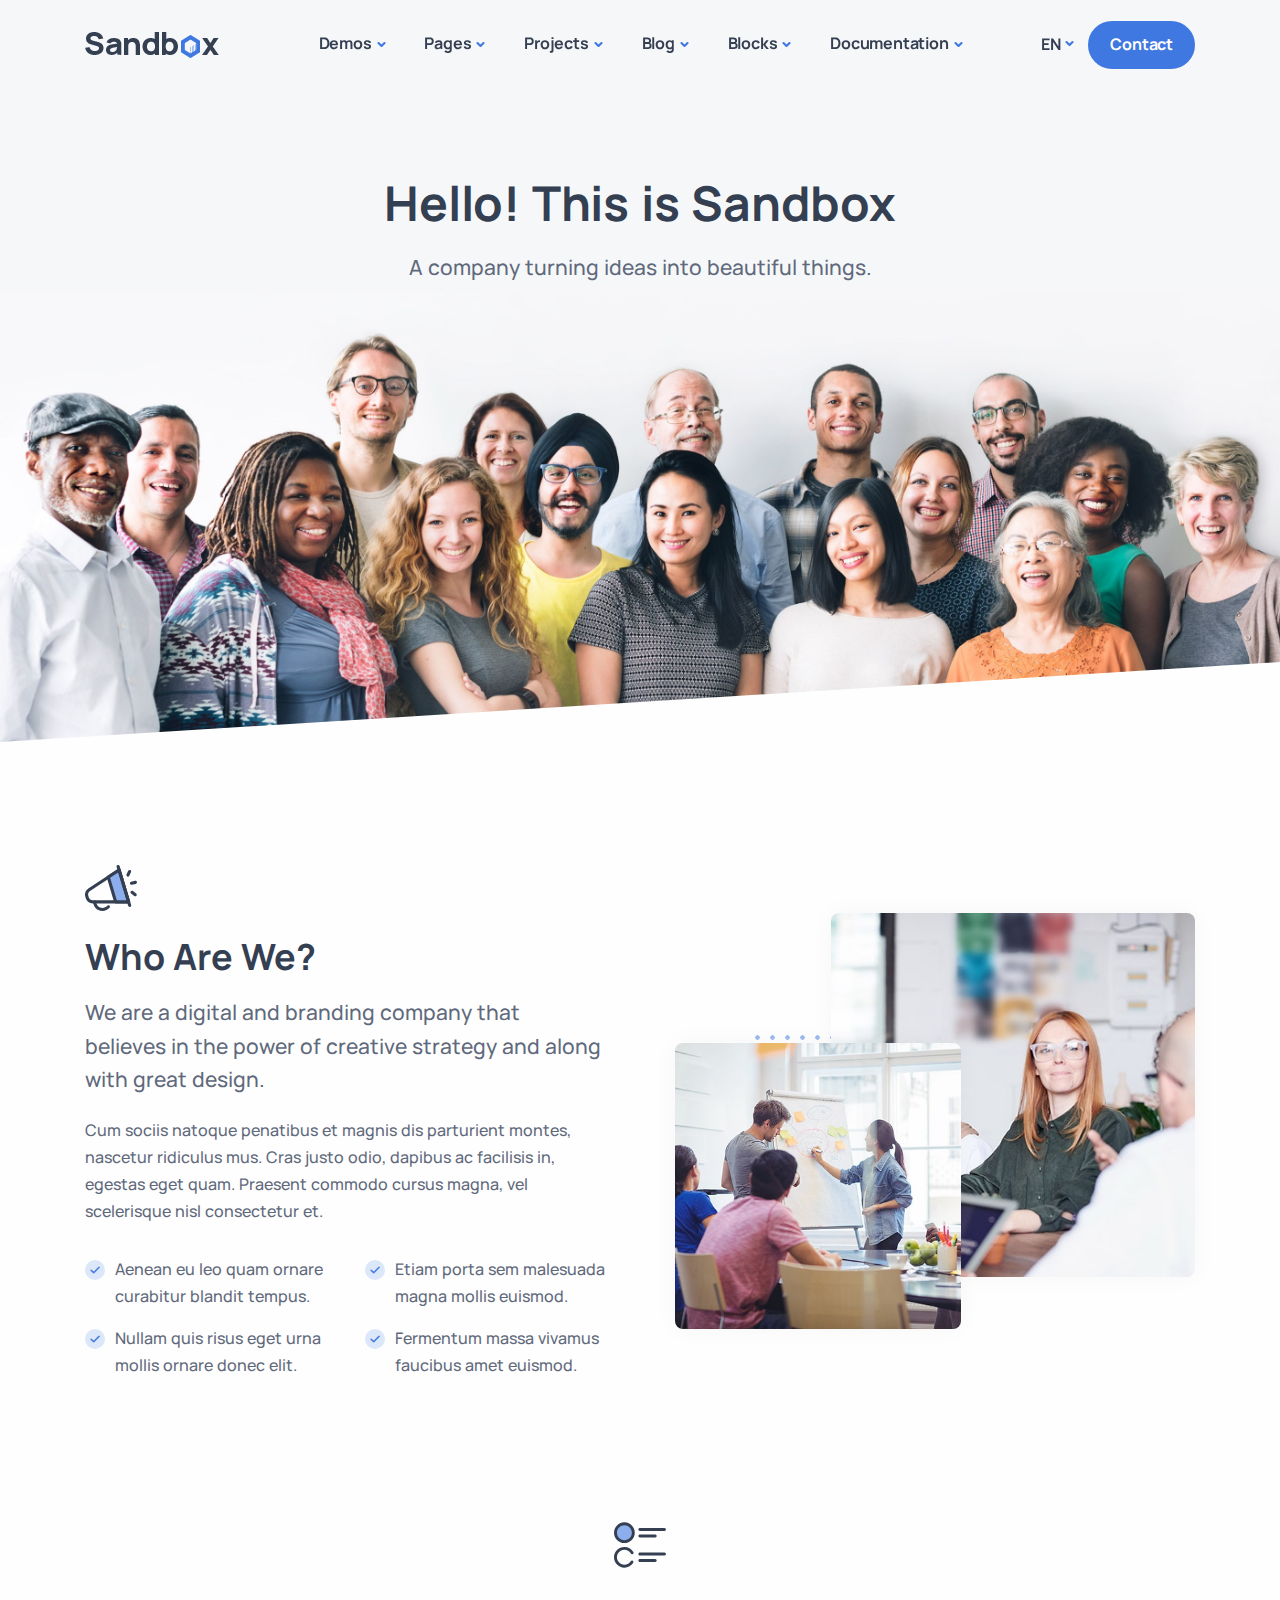
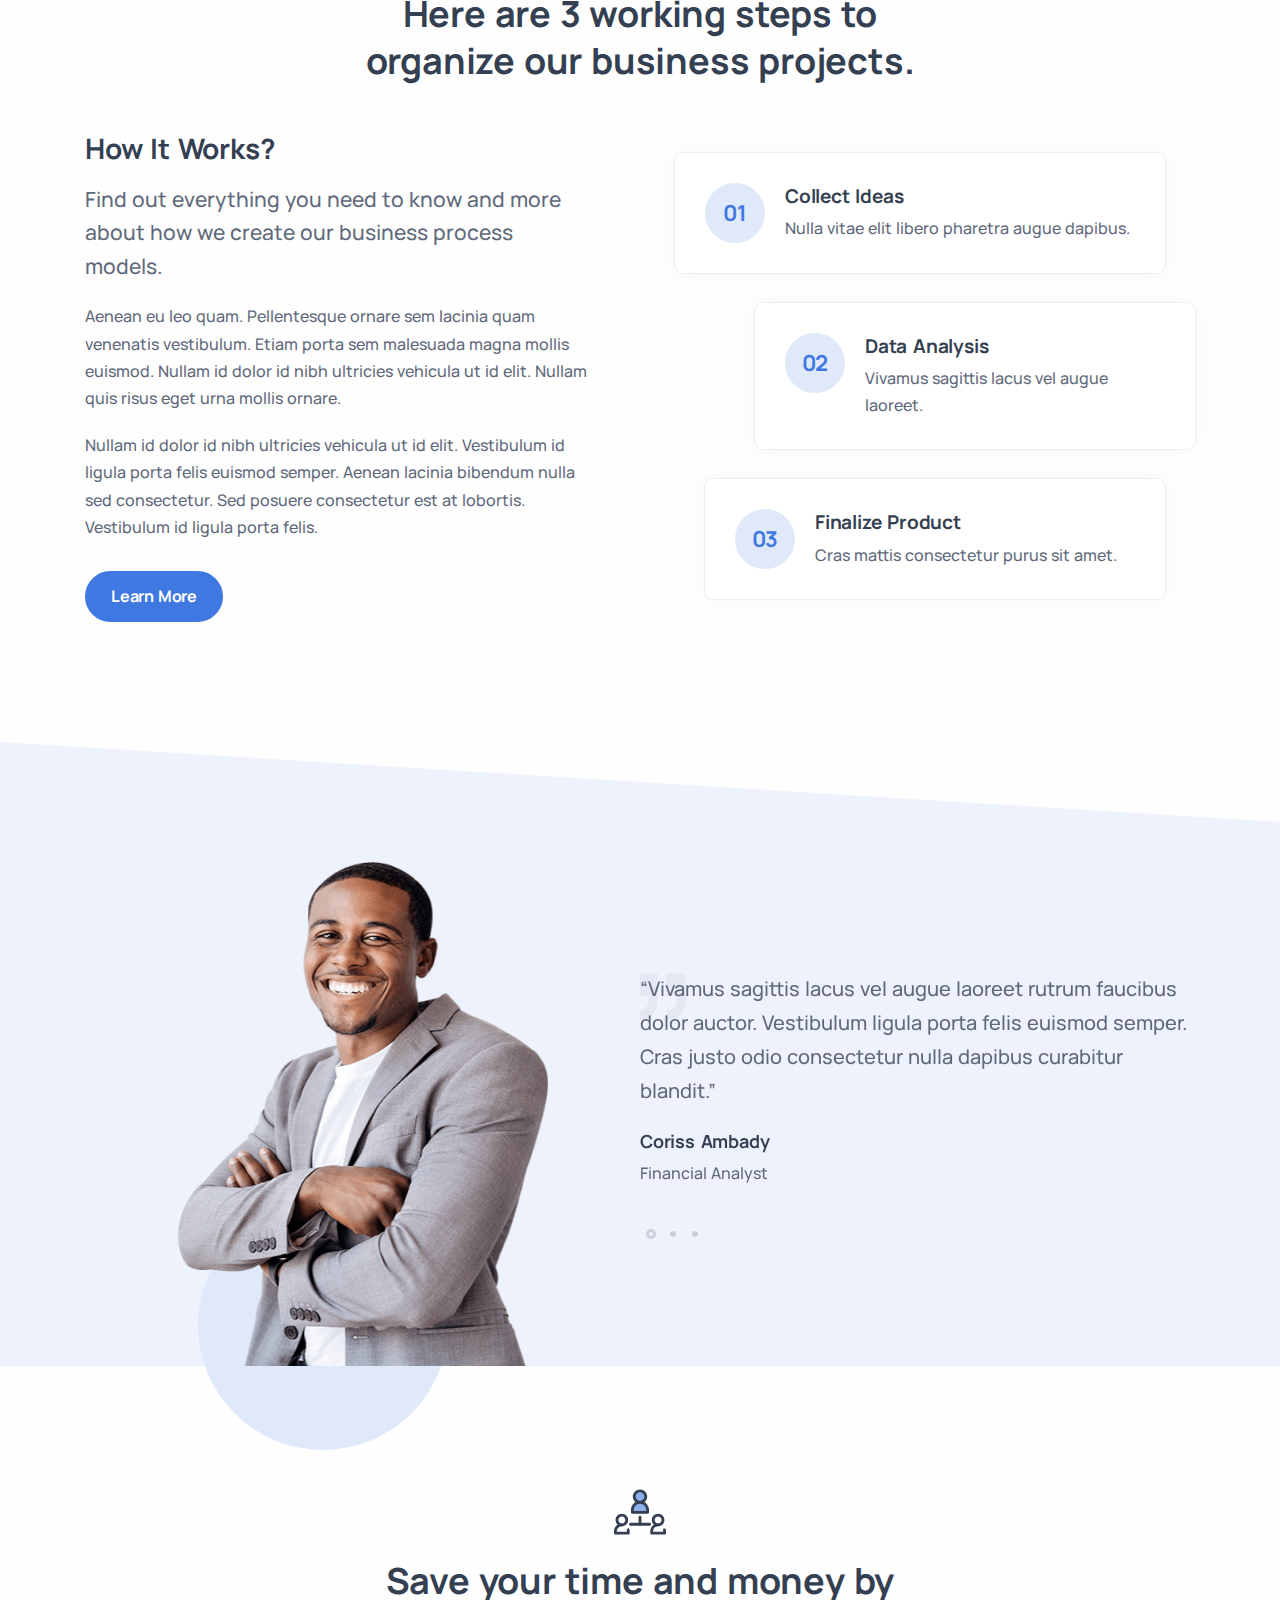
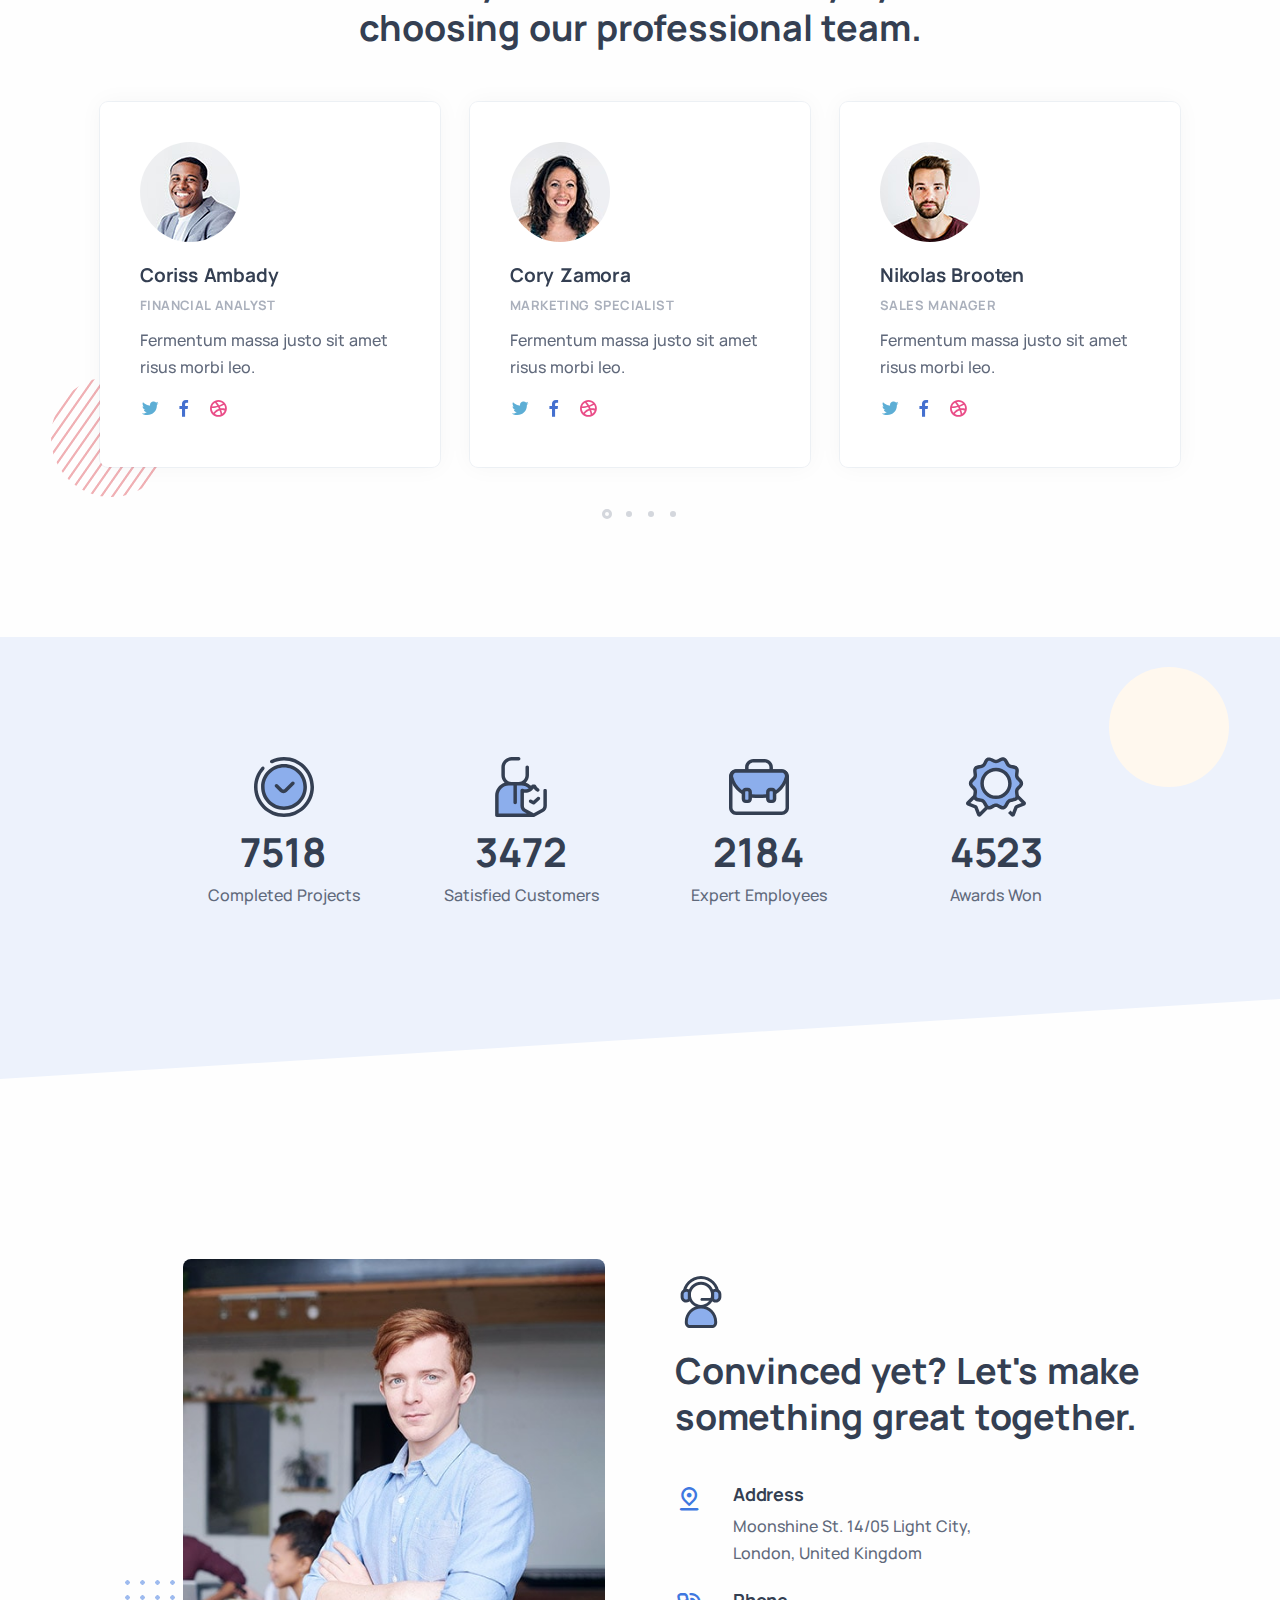
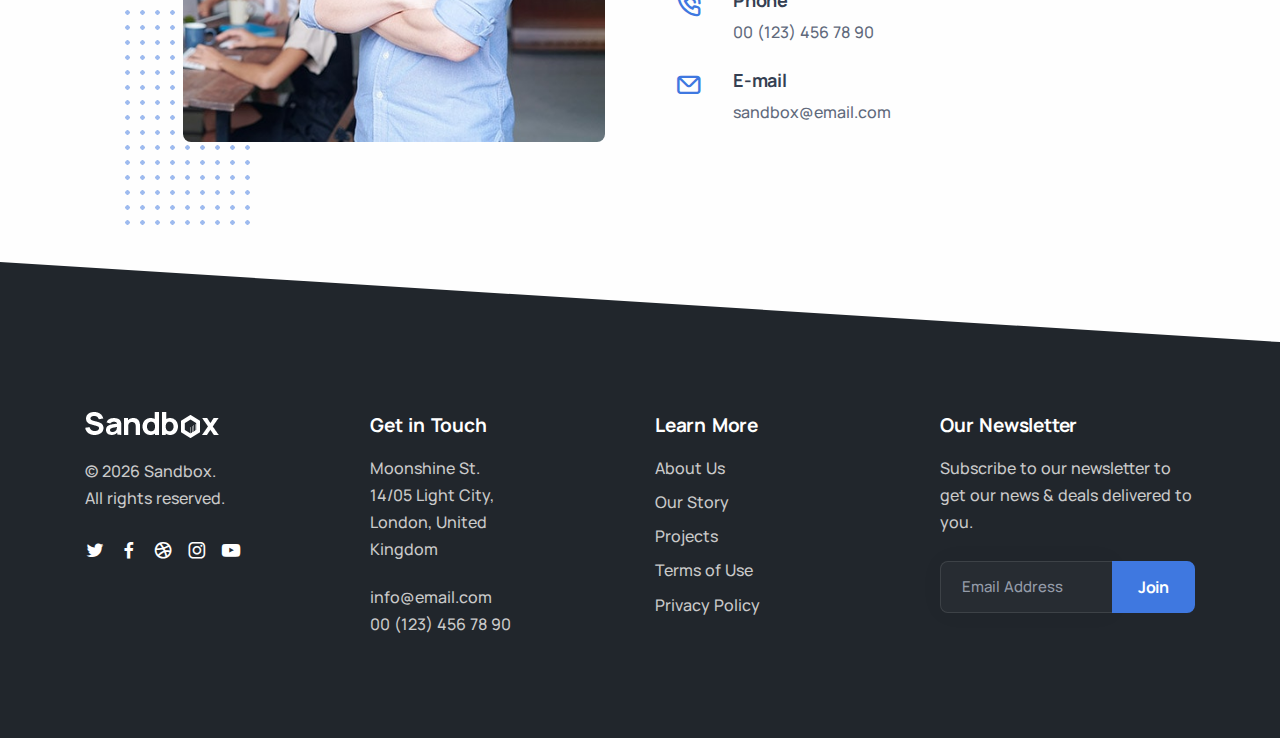
<file: about.html>
<!DOCTYPE html>
<html lang="en">

<head>
  <meta charset="utf-8">
  <meta name="viewport" content="width=device-width, initial-scale=1.0">
  <meta name="description" content="An impressive and flawless site template that includes various UI elements and countless features, attractive ready-made blocks and rich pages, basically everything you need to create a unique and professional website.">
  <meta name="keywords" content="bootstrap 5, business, corporate, creative, gulp, marketing, minimal, modern, multipurpose, one page, responsive, saas, sass, seo, startup, html5 template, site template">
  <meta name="author" content="elemis">
  <title>Sandbox - Modern & Multipurpose Bootstrap 5 Template</title>
  <link rel="shortcut icon" href="./assets/img/favicon.png">
  <link rel="stylesheet" href="./assets/css/plugins.css">
  <link rel="stylesheet" href="./assets/css/style.css">
</head>

<body>
  <div class="content-wrapper">
    <header class="wrapper bg-gray">
      <nav class="navbar navbar-expand-lg center-nav transparent navbar-light">
        <div class="container flex-lg-row flex-nowrap align-items-center">
          <div class="navbar-brand w-100">
            <a href="./index.html">
              <img src="./assets/img/logo.png" srcset="./assets/img/logo@2x.png 2x" alt="" />
            </a>
          </div>
          <div class="navbar-collapse offcanvas offcanvas-nav offcanvas-start">
            <div class="offcanvas-header d-lg-none">
              <h3 class="text-white fs-30 mb-0">Sandbox</h3>
              <button type="button" class="btn-close btn-close-white" data-bs-dismiss="offcanvas" aria-label="Close"></button>
            </div>
            <div class="offcanvas-body ms-lg-auto d-flex flex-column h-100">
              <ul class="navbar-nav">
                <li class="nav-item dropdown dropdown-mega">
                  <a class="nav-link dropdown-toggle" href="#" data-bs-toggle="dropdown">Demos</a>
                  <ul class="dropdown-menu mega-menu mega-menu-dark mega-menu-img">
                    <li class="mega-menu-content mega-menu-scroll">
                      <ul class="row row-cols-1 row-cols-lg-6 gx-0 gx-lg-4 gy-lg-2 list-unstyled">
                        <li class="col">
                          <a class="dropdown-item" href="./demo1.html">
                            <figure class="rounded lift d-none d-lg-block"><img src="./assets/img/demos/mi1.jpg" srcset="./assets/img/demos/mi1@2x.jpg 2x" alt=""></figure>
                            <span class="d-lg-none">Demo 1</span>
                          </a>
                        </li>
                        <li class="col">
                          <a class="dropdown-item" href="./demo2.html">
                            <figure class="rounded lift d-none d-lg-block"><img src="./assets/img/demos/mi2.jpg" srcset="./assets/img/demos/mi2@2x.jpg 2x" alt=""></figure>
                            <span class="d-lg-none">Demo 2</span>
                          </a>
                        </li>
                        <li class="col">
                          <a class="dropdown-item" href="./demo3.html">
                            <figure class="rounded lift d-none d-lg-block"><img src="./assets/img/demos/mi3.jpg" srcset="./assets/img/demos/mi3@2x.jpg 2x" alt=""></figure>
                            <span class="d-lg-none">Demo 3</span>
                          </a>
                        </li>
                        <li class="col">
                          <a class="dropdown-item" href="./demo4.html">
                            <figure class="rounded lift d-none d-lg-block"><img src="./assets/img/demos/mi4.jpg" srcset="./assets/img/demos/mi4@2x.jpg 2x" alt=""></figure>
                            <span class="d-lg-none">Demo 4</span>
                          </a>
                        </li>
                        <li class="col">
                          <a class="dropdown-item" href="./demo5.html">
                            <figure class="rounded lift d-none d-lg-block"><img src="./assets/img/demos/mi5.jpg" srcset="./assets/img/demos/mi5@2x.jpg 2x" alt=""></figure>
                            <span class="d-lg-none">Demo 5</span>
                          </a>
                        </li>
                        <li class="col">
                          <a class="dropdown-item" href="./demo6.html">
                            <figure class="rounded lift d-none d-lg-block"><img src="./assets/img/demos/mi6.jpg" srcset="./assets/img/demos/mi6@2x.jpg 2x" alt=""></figure>
                            <span class="d-lg-none">Demo 6</span>
                          </a>
                        </li>
                        <li class="col">
                          <a class="dropdown-item" href="./demo7.html">
                            <figure class="rounded lift d-none d-lg-block"><img src="./assets/img/demos/mi7.jpg" srcset="./assets/img/demos/mi7@2x.jpg 2x" alt=""></figure>
                            <span class="d-lg-none">Demo 7</span>
                          </a>
                        </li>
                        <li class="col">
                          <a class="dropdown-item" href="./demo8.html">
                            <figure class="rounded lift d-none d-lg-block"><img src="./assets/img/demos/mi8.jpg" srcset="./assets/img/demos/mi8@2x.jpg 2x" alt=""></figure>
                            <span class="d-lg-none">Demo 8</span>
                          </a>
                        </li>
                        <li class="col">
                          <a class="dropdown-item" href="./demo9.html">
                            <figure class="rounded lift d-none d-lg-block"><img src="./assets/img/demos/mi9.jpg" srcset="./assets/img/demos/mi9@2x.jpg 2x" alt=""></figure>
                            <span class="d-lg-none">Demo 9</span>
                          </a>
                        </li>
                        <li class="col">
                          <a class="dropdown-item" href="./demo10.html">
                            <figure class="rounded lift d-none d-lg-block"><img src="./assets/img/demos/mi10.jpg" srcset="./assets/img/demos/mi10@2x.jpg 2x" alt=""></figure>
                            <span class="d-lg-none">Demo 10</span>
                          </a>
                        </li>
                        <li class="col">
                          <a class="dropdown-item" href="./demo11.html">
                            <figure class="rounded lift d-none d-lg-block"><img src="./assets/img/demos/mi11.jpg" srcset="./assets/img/demos/mi11@2x.jpg 2x" alt=""></figure>
                            <span class="d-lg-none">Demo 11</span>
                          </a>
                        </li>
                        <li class="col">
                          <a class="dropdown-item" href="./demo12.html">
                            <figure class="rounded lift d-none d-lg-block"><img src="./assets/img/demos/mi12.jpg" srcset="./assets/img/demos/mi12@2x.jpg 2x" alt=""></figure>
                            <span class="d-lg-none">Demo 12</span>
                          </a>
                        </li>
                        <li class="col">
                          <a class="dropdown-item" href="./demo13.html">
                            <figure class="rounded lift d-none d-lg-block"><img src="./assets/img/demos/mi13.jpg" srcset="./assets/img/demos/mi13@2x.jpg 2x" alt=""></figure>
                            <span class="d-lg-none">Demo 13</span>
                          </a>
                        </li>
                        <li class="col">
                          <a class="dropdown-item" href="./demo14.html">
                            <figure class="rounded lift d-none d-lg-block"><img src="./assets/img/demos/mi14.jpg" srcset="./assets/img/demos/mi14@2x.jpg 2x" alt=""></figure>
                            <span class="d-lg-none">Demo 14</span>
                          </a>
                        </li>
                        <li class="col">
                          <a class="dropdown-item" href="./demo15.html">
                            <figure class="rounded lift d-none d-lg-block"><img src="./assets/img/demos/mi15.jpg" srcset="./assets/img/demos/mi15@2x.jpg 2x" alt=""></figure>
                            <span class="d-lg-none">Demo 15</span>
                          </a>
                        </li>
                        <li class="col">
                          <a class="dropdown-item" href="./demo16.html">
                            <figure class="rounded lift d-none d-lg-block"><img src="./assets/img/demos/mi16.jpg" srcset="./assets/img/demos/mi16@2x.jpg 2x" alt=""></figure>
                            <span class="d-lg-none">Demo 16</span>
                          </a>
                        </li>
                        <li class="col">
                          <a class="dropdown-item" href="./demo17.html">
                            <figure class="rounded lift d-none d-lg-block"><img src="./assets/img/demos/mi17.jpg" srcset="./assets/img/demos/mi17@2x.jpg 2x" alt=""></figure>
                            <span class="d-lg-none">Demo 17</span>
                          </a>
                        </li>
                        <li class="col">
                          <a class="dropdown-item" href="./demo18.html">
                            <figure class="rounded lift d-none d-lg-block"><img src="./assets/img/demos/mi18.jpg" srcset="./assets/img/demos/mi18@2x.jpg 2x" alt=""></figure>
                            <span class="d-lg-none">Demo 18</span>
                          </a>
                        </li>
                        <li class="col">
                          <a class="dropdown-item" href="./demo19.html">
                            <figure class="rounded lift d-none d-lg-block"><img src="./assets/img/demos/mi19.jpg" srcset="./assets/img/demos/mi19@2x.jpg 2x" alt=""></figure>
                            <span class="d-lg-none">Demo 19</span>
                          </a>
                        </li>
                        <li class="col">
                          <a class="dropdown-item" href="./demo20.html">
                            <figure class="rounded lift d-none d-lg-block"><img src="./assets/img/demos/mi20.jpg" srcset="./assets/img/demos/mi20@2x.jpg 2x" alt=""></figure>
                            <span class="d-lg-none">Demo 20</span>
                          </a>
                        </li>
                        <li class="col">
                          <a class="dropdown-item" href="./demo21.html">
                            <figure class="rounded lift d-none d-lg-block"><img src="./assets/img/demos/mi21.jpg" srcset="./assets/img/demos/mi21@2x.jpg 2x" alt=""></figure>
                            <span class="d-lg-none">Demo 21</span>
                          </a>
                        </li>
                        <li class="col">
                          <a class="dropdown-item" href="./demo22.html">
                            <figure class="rounded lift d-none d-lg-block"><img src="./assets/img/demos/mi22.jpg" srcset="./assets/img/demos/mi22@2x.jpg 2x" alt=""></figure>
                            <span class="d-lg-none">Demo 22</span>
                          </a>
                        </li>
                        <li class="col">
                          <a class="dropdown-item" href="./demo23.html">
                            <figure class="rounded lift d-none d-lg-block"><img src="./assets/img/demos/mi23.jpg" srcset="./assets/img/demos/mi23@2x.jpg 2x" alt=""></figure>
                            <span class="d-lg-none">Demo 23</span>
                          </a>
                        </li>
                        <li class="col">
                          <a class="dropdown-item" href="./demo24.html">
                            <figure class="rounded lift d-none d-lg-block"><img src="./assets/img/demos/mi24.jpg" srcset="./assets/img/demos/mi24@2x.jpg 2x" alt=""></figure>
                            <span class="d-lg-none">Demo 24</span>
                          </a>
                        </li>
                        <li class="col">
                          <a class="dropdown-item" href="./demo25.html">
                            <figure class="rounded lift d-none d-lg-block"><img src="./assets/img/demos/mi25.jpg" srcset="./assets/img/demos/mi25@2x.jpg 2x" alt=""></figure>
                            <span class="d-lg-none">Demo 25</span>
                          </a>
                        </li>
                        <li class="col">
                          <a class="dropdown-item" href="./demo26.html">
                            <figure class="rounded lift d-none d-lg-block"><img src="./assets/img/demos/mi26.jpg" srcset="./assets/img/demos/mi26@2x.jpg 2x" alt=""></figure>
                            <span class="d-lg-none">Demo 26</span>
                          </a>
                        </li>
                        <li class="col">
                          <a class="dropdown-item" href="./demo27.html">
                            <figure class="rounded lift d-none d-lg-block"><img src="./assets/img/demos/mi27.jpg" srcset="./assets/img/demos/mi27@2x.jpg 2x" alt=""></figure>
                            <span class="d-lg-none">Demo 27</span>
                          </a>
                        </li>
                        <li class="col">
                          <a class="dropdown-item" href="./demo28.html">
                            <figure class="rounded lift d-none d-lg-block"><img src="./assets/img/demos/mi28.jpg" srcset="./assets/img/demos/mi28@2x.jpg 2x" alt=""></figure>
                            <span class="d-lg-none">Demo 28</span>
                          </a>
                        </li>
                        <li class="col">
                          <a class="dropdown-item" href="./demo29.html">
                            <figure class="rounded lift d-none d-lg-block"><img src="./assets/img/demos/mi29.jpg" srcset="./assets/img/demos/mi29@2x.jpg 2x" alt=""></figure>
                            <span class="d-lg-none">Demo 29</span>
                          </a>
                        </li>
                        <li class="col">
                          <a class="dropdown-item" href="./demo30.html">
                            <figure class="rounded lift d-none d-lg-block"><img src="./assets/img/demos/mi30.jpg" srcset="./assets/img/demos/mi30@2x.jpg 2x" alt=""></figure>
                            <span class="d-lg-none">Demo 30</span>
                          </a>
                        </li>
                        <li class="col">
                          <a class="dropdown-item" href="./demo31.html">
                            <figure class="rounded lift d-none d-lg-block"><img src="./assets/img/demos/mi31.jpg" srcset="./assets/img/demos/mi31@2x.jpg 2x" alt=""></figure>
                            <span class="d-lg-none">Demo 31</span>
                          </a>
                        </li>
                        <li class="col">
                          <a class="dropdown-item" href="./demo32.html">
                            <figure class="rounded lift d-none d-lg-block"><img src="./assets/img/demos/mi32.jpg" srcset="./assets/img/demos/mi32@2x.jpg 2x" alt=""></figure>
                            <span class="d-lg-none">Demo 32</span>
                          </a>
                        </li>
                        <li class="col">
                          <a class="dropdown-item" href="./demo33.html">
                            <figure class="rounded lift d-none d-lg-block"><img src="./assets/img/demos/mi33.jpg" srcset="./assets/img/demos/mi33@2x.jpg 2x" alt=""></figure>
                            <span class="d-lg-none">Demo 33</span>
                          </a>
                        </li>
                        <li class="col">
                          <a class="dropdown-item" href="./demo34.html">
                            <figure class="rounded lift d-none d-lg-block"><img src="./assets/img/demos/mi34.jpg" srcset="./assets/img/demos/mi34@2x.jpg 2x" alt=""></figure>
                            <span class="d-lg-none">Demo 34</span>
                          </a>
                        </li>
                        <li class="col">
                          <a class="dropdown-item" href="./demo35.html">
                            <figure class="rounded lift d-none d-lg-block"><img src="./assets/img/demos/mi35.jpg" srcset="./assets/img/demos/mi35@2x.jpg 2x" alt=""></figure>
                            <span class="d-lg-none">Demo 35</span>
                          </a>
                        </li>
                        <li class="col">
                          <a class="dropdown-item" href="./demo36.html">
                            <figure class="rounded lift d-none d-lg-block"><img src="./assets/img/demos/mi36.jpg" srcset="./assets/img/demos/mi36@2x.jpg 2x" alt=""></figure>
                            <span class="d-lg-none">Demo 36</span>
                          </a>
                        </li>
                      </ul>
                      <!--/.row -->
                      <span class="d-none d-lg-flex"><i class="uil uil-direction"></i><strong>Scroll to view more</strong></span>
                    </li>
                    <!--/.mega-menu-content-->
                  </ul>
                  <!--/.dropdown-menu -->
                </li>
                <li class="nav-item dropdown">
                  <a class="nav-link dropdown-toggle" href="#" data-bs-toggle="dropdown">Pages</a>
                  <ul class="dropdown-menu">
                    <li class="dropdown dropdown-submenu dropend"><a class="dropdown-item dropdown-toggle" href="#" data-bs-toggle="dropdown">Services</a>
                      <ul class="dropdown-menu">
                        <li class="nav-item"><a class="dropdown-item" href="./services.html">Services I</a></li>
                        <li class="nav-item"><a class="dropdown-item" href="./services2.html">Services II</a></li>
                      </ul>
                    </li>
                    <li class="dropdown dropdown-submenu dropend"><a class="dropdown-item dropdown-toggle" href="#" data-bs-toggle="dropdown">About</a>
                      <ul class="dropdown-menu">
                        <li class="nav-item"><a class="dropdown-item" href="./about.html">About I</a></li>
                        <li class="nav-item"><a class="dropdown-item" href="./about2.html">About II</a></li>
                      </ul>
                    </li>
                    <li class="dropdown dropdown-submenu dropend"><a class="dropdown-item dropdown-toggle" href="#" data-bs-toggle="dropdown">Shop</a>
                      <ul class="dropdown-menu">
                        <li class="nav-item"><a class="dropdown-item" href="./shop.html">Shop I</a></li>
                        <li class="nav-item"><a class="dropdown-item" href="./shop2.html">Shop II</a></li>
                        <li class="nav-item"><a class="dropdown-item" href="./shop-product.html">Product Page</a></li>
                        <li class="nav-item"><a class="dropdown-item" href="./shop-cart.html">Shopping Cart</a></li>
                        <li class="nav-item"><a class="dropdown-item" href="./shop-checkout.html">Checkout</a></li>
                      </ul>
                    </li>
                    <li class="dropdown dropdown-submenu dropend"><a class="dropdown-item dropdown-toggle" href="#" data-bs-toggle="dropdown">Contact</a>
                      <ul class="dropdown-menu">
                        <li class="nav-item"><a class="dropdown-item" href="./contact.html">Contact I</a></li>
                        <li class="nav-item"><a class="dropdown-item" href="./contact2.html">Contact II</a></li>
                        <li class="nav-item"><a class="dropdown-item" href="./contact3.html">Contact III</a></li>
                      </ul>
                    </li>
                    <li class="dropdown dropdown-submenu dropend"><a class="dropdown-item dropdown-toggle" href="#" data-bs-toggle="dropdown">Career</a>
                      <ul class="dropdown-menu">
                        <li class="nav-item"><a class="dropdown-item" href="./career.html">Job Listing I</a></li>
                        <li class="nav-item"><a class="dropdown-item" href="./career2.html">Job Listing II</a></li>
                        <li class="nav-item"><a class="dropdown-item" href="./career-job.html">Job Description</a></li>
                      </ul>
                    </li>
                    <li class="dropdown dropdown-submenu dropend"><a class="dropdown-item dropdown-toggle" href="#" data-bs-toggle="dropdown">Utility</a>
                      <ul class="dropdown-menu">
                        <li class="nav-item"><a class="dropdown-item" href="./404.html">404 Not Found</a></li>
                        <li class="nav-item"><a class="dropdown-item" href="./page-loader.html">Page Loader</a></li>
                        <li class="nav-item"><a class="dropdown-item" href="./signin.html">Sign In I</a></li>
                        <li class="nav-item"><a class="dropdown-item" href="./signin2.html">Sign In II</a></li>
                        <li class="nav-item"><a class="dropdown-item" href="./signup.html">Sign Up I</a></li>
                        <li class="nav-item"><a class="dropdown-item" href="./signup2.html">Sign Up II</a></li>
                        <li class="nav-item"><a class="dropdown-item" href="./terms.html">Terms</a></li>
                      </ul>
                    </li>
                    <li class="nav-item"><a class="dropdown-item" href="./pricing.html">Pricing</a></li>
                    <li class="nav-item"><a class="dropdown-item" href="./onepage.html">One Page</a></li>
                  </ul>
                </li>
                <li class="nav-item dropdown">
                  <a class="nav-link dropdown-toggle" href="#" data-bs-toggle="dropdown">Projects</a>
                  <div class="dropdown-menu dropdown-lg">
                    <div class="dropdown-lg-content">
                      <div>
                        <h6 class="dropdown-header">Project Pages</h6>
                        <ul class="list-unstyled">
                          <li><a class="dropdown-item" href="./projects.html">Projects I</a></li>
                          <li><a class="dropdown-item" href="./projects2.html">Projects II</a></li>
                          <li><a class="dropdown-item" href="./projects3.html">Projects III</a></li>
                          <li><a class="dropdown-item" href="./projects4.html">Projects IV</a></li>
                        </ul>
                      </div>
                      <!-- /.column -->
                      <div>
                        <h6 class="dropdown-header">Single Projects</h6>
                        <ul class="list-unstyled">
                          <li><a class="dropdown-item" href="./single-project.html">Single Project I</a></li>
                          <li><a class="dropdown-item" href="./single-project2.html">Single Project II</a></li>
                          <li><a class="dropdown-item" href="./single-project3.html">Single Project III</a></li>
                          <li><a class="dropdown-item" href="./single-project4.html">Single Project IV</a></li>
                        </ul>
                      </div>
                      <!-- /.column -->
                    </div>
                    <!-- /auto-column -->
                  </div>
                </li>
                <li class="nav-item dropdown">
                  <a class="nav-link dropdown-toggle" href="#" data-bs-toggle="dropdown">Blog</a>
                  <ul class="dropdown-menu">
                    <li class="nav-item"><a class="dropdown-item" href="./blog.html">Blog without Sidebar</a></li>
                    <li class="nav-item"><a class="dropdown-item" href="./blog2.html">Blog with Sidebar</a></li>
                    <li class="nav-item"><a class="dropdown-item" href="./blog3.html">Blog with Left Sidebar</a></li>
                    <li class="dropdown dropdown-submenu dropend"><a class="dropdown-item dropdown-toggle" href="#" data-bs-toggle="dropdown">Blog Posts</a>
                      <ul class="dropdown-menu">
                        <li class="nav-item"><a class="dropdown-item" href="./blog-post.html">Post without Sidebar</a></li>
                        <li class="nav-item"><a class="dropdown-item" href="./blog-post2.html">Post with Sidebar</a></li>
                        <li class="nav-item"><a class="dropdown-item" href="./blog-post3.html">Post with Left Sidebar</a></li>
                      </ul>
                    </li>
                  </ul>
                </li>
                <li class="nav-item dropdown dropdown-mega">
                  <a class="nav-link dropdown-toggle" href="#" data-bs-toggle="dropdown">Blocks</a>
                  <ul class="dropdown-menu mega-menu mega-menu-dark mega-menu-img">
                    <li class="mega-menu-content">
                      <ul class="row row-cols-1 row-cols-lg-6 gx-0 gx-lg-6 gy-lg-4 list-unstyled">
                        <li class="col"><a class="dropdown-item" href="./docs/blocks/about.html">
                            <div class="rounded img-svg d-none d-lg-block p-4 mb-lg-2"><img class="rounded-0" src="./assets/img/demos/block1.svg" alt=""></div>
                            <span>About</span>
                          </a>
                        </li>
                        <li class="col"><a class="dropdown-item" href="./docs/blocks/blog.html">
                            <div class="rounded img-svg d-none d-lg-block p-4 mb-lg-2"><img class="rounded-0" src="./assets/img/demos/block2.svg" alt=""></div>
                            <span>Blog</span>
                          </a>
                        </li>
                        <li class="col"><a class="dropdown-item" href="./docs/blocks/call-to-action.html">
                            <div class="rounded img-svg d-none d-lg-block p-4 mb-lg-2"><img class="rounded-0" src="./assets/img/demos/block3.svg" alt=""></div>
                            <span>Call to Action</span>
                          </a>
                        </li>
                        <li class="col"><a class="dropdown-item" href="./docs/blocks/clients.html">
                            <div class="rounded img-svg d-none d-lg-block p-4 mb-lg-2"><img class="rounded-0" src="./assets/img/demos/block4.svg" alt=""></div>
                            <span>Clients</span>
                          </a>
                        </li>
                        <li class="col"><a class="dropdown-item" href="./docs/blocks/contact.html">
                            <div class="rounded img-svg d-none d-lg-block p-4 mb-lg-2"><img class="rounded-0" src="./assets/img/demos/block5.svg" alt=""></div>
                            <span>Contact</span>
                          </a>
                        </li>
                        <li class="col"><a class="dropdown-item" href="./docs/blocks/facts.html">
                            <div class="rounded img-svg d-none d-lg-block p-4 mb-lg-2"><img class="rounded-0" src="./assets/img/demos/block6.svg" alt=""></div>
                            <span>Facts</span>
                          </a>
                        </li>
                        <li class="col"><a class="dropdown-item" href="./docs/blocks/faq.html">
                            <div class="rounded img-svg d-none d-lg-block p-4 mb-lg-2"><img class="rounded-0" src="./assets/img/demos/block7.svg" alt=""></div>
                            <span>FAQ</span>
                          </a>
                        </li>
                        <li class="col"><a class="dropdown-item" href="./docs/blocks/features.html">
                            <div class="rounded img-svg d-none d-lg-block p-4 mb-lg-2"><img class="rounded-0" src="./assets/img/demos/block8.svg" alt=""></div>
                            <span>Features</span>
                          </a>
                        </li>
                        <li class="col"><a class="dropdown-item" href="./docs/blocks/footer.html">
                            <div class="rounded img-svg d-none d-lg-block p-4 mb-lg-2"><img class="rounded-0" src="./assets/img/demos/block9.svg" alt=""></div>
                            <span>Footer</span>
                          </a>
                        </li>
                        <li class="col"><a class="dropdown-item" href="./docs/blocks/hero.html">
                            <div class="rounded img-svg d-none d-lg-block p-4 mb-lg-2"><img class="rounded-0" src="./assets/img/demos/block10.svg" alt=""></div>
                            <span>Hero</span>
                          </a>
                        </li>
                        <li class="col"><a class="dropdown-item" href="./docs/blocks/misc.html">
                            <div class="rounded img-svg d-none d-lg-block p-4 mb-lg-2"><img class="rounded-0" src="./assets/img/demos/block17.svg" alt=""></div>
                            <span>Misc</span>
                          </a>
                        </li>
                        <li class="col"><a class="dropdown-item" href="./docs/blocks/navbar.html">
                            <div class="rounded img-svg d-none d-lg-block p-4 mb-lg-2"><img class="rounded-0" src="./assets/img/demos/block11.svg" alt=""></div>
                            <span>Navbar</span>
                          </a>
                        </li>
                        <li class="col"><a class="dropdown-item" href="./docs/blocks/portfolio.html">
                            <div class="rounded img-svg d-none d-lg-block p-4 mb-lg-2"><img class="rounded-0" src="./assets/img/demos/block12.svg" alt=""></div>
                            <span>Portfolio</span>
                          </a>
                        </li>
                        <li class="col"><a class="dropdown-item" href="./docs/blocks/pricing.html">
                            <div class="rounded img-svg d-none d-lg-block p-4 mb-lg-2"><img class="rounded-0" src="./assets/img/demos/block13.svg" alt=""></div>
                            <span>Pricing</span>
                          </a>
                        </li>
                        <li class="col"><a class="dropdown-item" href="./docs/blocks/process.html">
                            <div class="rounded img-svg d-none d-lg-block p-4 mb-lg-2"><img class="rounded-0" src="./assets/img/demos/block14.svg" alt=""></div>
                            <span>Process</span>
                          </a>
                        </li>
                        <li class="col"><a class="dropdown-item" href="./docs/blocks/team.html">
                            <div class="rounded img-svg d-none d-lg-block p-4 mb-lg-2"><img class="rounded-0" src="./assets/img/demos/block15.svg" alt=""></div>
                            <span>Team</span>
                          </a>
                        </li>
                        <li class="col"><a class="dropdown-item" href="./docs/blocks/testimonials.html">
                            <div class="rounded img-svg d-none d-lg-block p-4 mb-lg-2"><img class="rounded-0" src="./assets/img/demos/block16.svg" alt=""></div>
                            <span>Testimonials</span>
                          </a>
                        </li>
                      </ul>
                      <!--/.row -->
                    </li>
                    <!--/.mega-menu-content-->
                  </ul>
                  <!--/.dropdown-menu -->
                </li>
                <li class="nav-item dropdown dropdown-mega">
                  <a class="nav-link dropdown-toggle" href="#" data-bs-toggle="dropdown">Documentation</a>
                  <ul class="dropdown-menu mega-menu">
                    <li class="mega-menu-content">
                      <div class="row gx-0 gx-lg-3">
                        <div class="col-lg-4">
                          <h6 class="dropdown-header">Usage</h6>
                          <ul class="list-unstyled cc-2 pb-lg-1">
                            <li><a class="dropdown-item" href="./docs/index.html">Get Started</a></li>
                            <li><a class="dropdown-item" href="./docs/forms.html">Forms</a></li>
                            <li><a class="dropdown-item" href="./docs/faq.html">FAQ</a></li>
                            <li><a class="dropdown-item" href="./docs/changelog.html">Changelog</a></li>
                            <li><a class="dropdown-item" href="./docs/credits.html">Credits</a></li>
                          </ul>
                          <h6 class="dropdown-header mt-lg-6">Styleguide</h6>
                          <ul class="list-unstyled cc-2">
                            <li><a class="dropdown-item" href="./docs/styleguide/colors.html">Colors</a></li>
                            <li><a class="dropdown-item" href="./docs/styleguide/fonts.html">Fonts</a></li>
                            <li><a class="dropdown-item" href="./docs/styleguide/icons-svg.html">SVG Icons</a></li>
                            <li><a class="dropdown-item" href="./docs/styleguide/icons-font.html">Font Icons</a></li>
                            <li><a class="dropdown-item" href="./docs/styleguide/illustrations.html">Illustrations</a></li>
                            <li><a class="dropdown-item" href="./docs/styleguide/backgrounds.html">Backgrounds</a></li>
                            <li><a class="dropdown-item" href="./docs/styleguide/misc.html">Misc</a></li>
                          </ul>
                        </div>
                        <!--/column -->
                        <div class="col-lg-8">
                          <h6 class="dropdown-header">Elements</h6>
                          <ul class="list-unstyled cc-3">
                            <li><a class="dropdown-item" href="./docs/elements/accordion.html">Accordion</a></li>
                            <li><a class="dropdown-item" href="./docs/elements/alerts.html">Alerts</a></li>
                            <li><a class="dropdown-item" href="./docs/elements/animations.html">Animations</a></li>
                            <li><a class="dropdown-item" href="./docs/elements/avatars.html">Avatars</a></li>
                            <li><a class="dropdown-item" href="./docs/elements/background.html">Background</a></li>
                            <li><a class="dropdown-item" href="./docs/elements/badges.html">Badges</a></li>
                            <li><a class="dropdown-item" href="./docs/elements/buttons.html">Buttons</a></li>
                            <li><a class="dropdown-item" href="./docs/elements/card.html">Card</a></li>
                            <li><a class="dropdown-item" href="./docs/elements/carousel.html">Carousel</a></li>
                            <li><a class="dropdown-item" href="./docs/elements/dividers.html">Dividers</a></li>
                            <li><a class="dropdown-item" href="./docs/elements/form-elements.html">Form Elements</a></li>
                            <li><a class="dropdown-item" href="./docs/elements/image-hover.html">Image Hover</a></li>
                            <li><a class="dropdown-item" href="./docs/elements/image-mask.html">Image Mask</a></li>
                            <li><a class="dropdown-item" href="./docs/elements/lightbox.html">Lightbox</a></li>
                            <li><a class="dropdown-item" href="./docs/elements/player.html">Media Player</a></li>
                            <li><a class="dropdown-item" href="./docs/elements/modal.html">Modal</a></li>
                            <li><a class="dropdown-item" href="./docs/elements/pagination.html">Pagination</a></li>
                            <li><a class="dropdown-item" href="./docs/elements/progressbar.html">Progressbar</a></li>
                            <li><a class="dropdown-item" href="./docs/elements/shadows.html">Shadows</a></li>
                            <li><a class="dropdown-item" href="./docs/elements/shapes.html">Shapes</a></li>
                            <li><a class="dropdown-item" href="./docs/elements/tables.html">Tables</a></li>
                            <li><a class="dropdown-item" href="./docs/elements/tabs.html">Tabs</a></li>
                            <li><a class="dropdown-item" href="./docs/elements/text-animations.html">Text Animations</a></li>
                            <li><a class="dropdown-item" href="./docs/elements/text-highlight.html">Text Highlight</a></li>
                            <li><a class="dropdown-item" href="./docs/elements/tiles.html">Tiles</a></li>
                            <li><a class="dropdown-item" href="./docs/elements/tooltips-popovers.html">Tooltips & Popovers</a></li>
                            <li><a class="dropdown-item" href="./docs/elements/typography.html">Typography</a></li>
                          </ul>
                        </div>
                        <!--/column -->
                      </div>
                      <!--/.row -->
                    </li>
                    <!--/.mega-menu-content-->
                  </ul>
                  <!--/.dropdown-menu -->
                </li>
              </ul>
              <!-- /.navbar-nav -->
              <div class="offcanvas-footer d-lg-none">
                <div>
                  <a href="mailto:first.last@email.com" class="link-inverse">info@email.com</a>
                  <br /> 00 (123) 456 78 90 <br />
                  <nav class="nav social social-white mt-4">
                    <a href="#"><i class="uil uil-twitter"></i></a>
                    <a href="#"><i class="uil uil-facebook-f"></i></a>
                    <a href="#"><i class="uil uil-dribbble"></i></a>
                    <a href="#"><i class="uil uil-instagram"></i></a>
                    <a href="#"><i class="uil uil-youtube"></i></a>
                  </nav>
                  <!-- /.social -->
                </div>
              </div>
              <!-- /.offcanvas-footer -->
            </div>
            <!-- /.offcanvas-body -->
          </div>
          <!-- /.navbar-collapse -->
          <div class="navbar-other w-100 d-flex ms-auto">
            <ul class="navbar-nav flex-row align-items-center ms-auto">
              <li class="nav-item dropdown language-select text-uppercase">
                <a class="nav-link dropdown-item dropdown-toggle" href="#" role="button" data-bs-toggle="dropdown" aria-haspopup="true" aria-expanded="false">En</a>
                <ul class="dropdown-menu">
                  <li class="nav-item"><a class="dropdown-item" href="#">En</a></li>
                  <li class="nav-item"><a class="dropdown-item" href="#">De</a></li>
                  <li class="nav-item"><a class="dropdown-item" href="#">Es</a></li>
                </ul>
              </li>
              <li class="nav-item d-none d-md-block">
                <a href="./contact.html" class="btn btn-sm btn-primary rounded-pill">Contact</a>
              </li>
              <li class="nav-item d-lg-none">
                <button class="hamburger offcanvas-nav-btn"><span></span></button>
              </li>
            </ul>
            <!-- /.navbar-nav -->
          </div>
          <!-- /.navbar-other -->
        </div>
        <!-- /.container -->
      </nav>
      <!-- /.navbar -->
    </header>
    <!-- /header -->
    <section class="wrapper bg-gray">
      <div class="container pt-10 pt-md-14 text-center">
        <div class="row">
          <div class="col-xl-6 mx-auto">
            <h1 class="display-1 mb-4">Hello! This is Sandbox</h1>
            <p class="lead fs-lg mb-0">A company turning ideas into beautiful things.</p>
          </div>
          <!-- /column -->
        </div>
        <!-- /.row -->
      </div>
      <!-- /.container -->
      <figure class="position-absoute" style="bottom: 0; left: 0; z-index: 2;"><img src="./assets/img/photos/bg12.jpg" alt="" /></figure>
    </section>
    <!-- /section -->
    <section class="wrapper bg-light angled upper-end lower-end">
      <div class="container py-14 py-md-16">
        <div class="row gx-lg-8 gx-xl-12 gy-10 mb-14 mb-md-17 align-items-center">
          <div class="col-lg-6 position-relative order-lg-2">
            <div class="shape bg-dot primary rellax w-16 h-20" data-rellax-speed="1" style="top: 3rem; left: 5.5rem"></div>
            <div class="overlap-grid overlap-grid-2">
              <div class="item">
                <figure class="rounded shadow"><img src="./assets/img/photos/about2.jpg" srcset="./assets/img/photos/about2@2x.jpg 2x" alt=""></figure>
              </div>
              <div class="item">
                <figure class="rounded shadow"><img src="./assets/img/photos/about3.jpg" srcset="./assets/img/photos/about3@2x.jpg 2x" alt=""></figure>
              </div>
            </div>
          </div>
          <!--/column -->
          <div class="col-lg-6">
            <img src="./assets/img/icons/lineal/megaphone.svg" class="svg-inject icon-svg icon-svg-md mb-4" alt="" />
            <h2 class="display-4 mb-3">Who Are We?</h2>
            <p class="lead fs-lg">We are a digital and branding company that believes in the power of creative strategy and along with great design.</p>
            <p class="mb-6">Cum sociis natoque penatibus et magnis dis parturient montes, nascetur ridiculus mus. Cras justo odio, dapibus ac facilisis in, egestas eget quam. Praesent commodo cursus magna, vel scelerisque nisl consectetur et.</p>
            <div class="row gy-3 gx-xl-8">
              <div class="col-xl-6">
                <ul class="icon-list bullet-bg bullet-soft-primary mb-0">
                  <li><span><i class="uil uil-check"></i></span><span>Aenean eu leo quam ornare curabitur blandit tempus.</span></li>
                  <li class="mt-3"><span><i class="uil uil-check"></i></span><span>Nullam quis risus eget urna mollis ornare donec elit.</span></li>
                </ul>
              </div>
              <!--/column -->
              <div class="col-xl-6">
                <ul class="icon-list bullet-bg bullet-soft-primary mb-0">
                  <li><span><i class="uil uil-check"></i></span><span>Etiam porta sem malesuada magna mollis euismod.</span></li>
                  <li class="mt-3"><span><i class="uil uil-check"></i></span><span>Fermentum massa vivamus faucibus amet euismod.</span></li>
                </ul>
              </div>
              <!--/column -->
            </div>
            <!--/.row -->
          </div>
          <!--/column -->
        </div>
        <!--/.row -->
        <div class="row mb-5">
          <div class="col-md-10 col-xl-8 col-xxl-7 mx-auto text-center">
            <img src="./assets/img/icons/lineal/list.svg" class="svg-inject icon-svg icon-svg-md mb-4" alt="" />
            <h2 class="display-4 mb-4 px-lg-14">Here are 3 working steps to organize our business projects.</h2>
          </div>
          <!-- /column -->
        </div>
        <!-- /.row -->
        <div class="row gx-lg-8 gx-xl-12 gy-10 align-items-center">
          <div class="col-lg-6 order-lg-2">
            <div class="card me-lg-6">
              <div class="card-body p-6">
                <div class="d-flex flex-row">
                  <div>
                    <span class="icon btn btn-circle btn-lg btn-soft-primary pe-none me-4"><span class="number">01</span></span>
                  </div>
                  <div>
                    <h4 class="mb-1">Collect Ideas</h4>
                    <p class="mb-0">Nulla vitae elit libero pharetra augue dapibus.</p>
                  </div>
                </div>
              </div>
              <!--/.card-body -->
            </div>
            <!--/.card -->
            <div class="card ms-lg-13 mt-6">
              <div class="card-body p-6">
                <div class="d-flex flex-row">
                  <div>
                    <span class="icon btn btn-circle btn-lg btn-soft-primary pe-none me-4"><span class="number">02</span></span>
                  </div>
                  <div>
                    <h4 class="mb-1">Data Analysis</h4>
                    <p class="mb-0">Vivamus sagittis lacus vel augue laoreet.</p>
                  </div>
                </div>
              </div>
              <!--/.card-body -->
            </div>
            <!--/.card -->
            <div class="card mx-lg-6 mt-6">
              <div class="card-body p-6">
                <div class="d-flex flex-row">
                  <div>
                    <span class="icon btn btn-circle btn-lg btn-soft-primary pe-none me-4"><span class="number">03</span></span>
                  </div>
                  <div>
                    <h4 class="mb-1">Finalize Product</h4>
                    <p class="mb-0">Cras mattis consectetur purus sit amet.</p>
                  </div>
                </div>
              </div>
              <!--/.card-body -->
            </div>
            <!--/.card -->
          </div>
          <!--/column -->
          <div class="col-lg-6">
            <h2 class="display-6 mb-3">How It Works?</h2>
            <p class="lead fs-lg pe-lg-5">Find out everything you need to know and more about how we create our business process models.</p>
            <p>Aenean eu leo quam. Pellentesque ornare sem lacinia quam venenatis vestibulum. Etiam porta sem malesuada magna mollis euismod. Nullam id dolor id nibh ultricies vehicula ut id elit. Nullam quis risus eget urna mollis ornare.</p>
            <p class="mb-6">Nullam id dolor id nibh ultricies vehicula ut id elit. Vestibulum id ligula porta felis euismod semper. Aenean lacinia bibendum nulla sed consectetur. Sed posuere consectetur est at lobortis. Vestibulum id ligula porta felis.</p>
            <a href="#" class="btn btn-primary rounded-pill mb-0">Learn More</a>
          </div>
          <!--/column -->
        </div>
        <!--/.row -->
      </div>
      <!-- /.container -->
    </section>
    <!-- /section -->
    <section class="wrapper bg-soft-primary">
      <div class="container pt-16 pb-14 pb-md-0">
        <div class="row gx-lg-8 gx-xl-0 align-items-center">
          <div class="col-md-5 col-lg-5 col-xl-4 offset-xl-1 d-none d-md-flex position-relative align-self-end">
            <div class="shape rounded-circle bg-pale-primary rellax w-21 h-21 d-md-none d-lg-block" data-rellax-speed="1" style="top: 7rem; left: 1rem"></div>
            <figure><img src="./assets/img/photos/co1.png" srcset="./assets/img/photos/co1@2x.png 2x" alt=""></figure>
          </div>
          <!--/column -->
          <div class="col-md-7 col-lg-6 col-xl-6 col-xxl-5 offset-xl-1">
            <div class="swiper-container dots-start dots-closer mt-md-10 mb-md-15" data-margin="30" data-dots="true">
              <div class="swiper">
                <div class="swiper-wrapper">
                  <div class="swiper-slide">
                    <blockquote class="icon fs-lg">
                      <p>“Vivamus sagittis lacus vel augue laoreet rutrum faucibus dolor auctor. Vestibulum ligula porta felis euismod semper. Cras justo odio consectetur nulla dapibus curabitur blandit.”</p>
                      <div class="blockquote-details">
                        <div class="info ps-0">
                          <h5 class="mb-1">Coriss Ambady</h5>
                          <p class="mb-0">Financial Analyst</p>
                        </div>
                      </div>
                    </blockquote>
                  </div>
                  <!--/.swiper-slide -->
                  <div class="swiper-slide">
                    <blockquote class="icon fs-lg">
                      <p>“Vivamus sagittis lacus vel augue laoreet rutrum faucibus dolor auctor. Vestibulum ligula porta felis euismod semper. Cras justo odio consectetur adipiscing dapibus curabitur blandit.”</p>
                      <div class="blockquote-details">
                        <div class="info ps-0">
                          <h5 class="mb-1">Cory Zamora</h5>
                          <p class="mb-0">Marketing Specialist</p>
                        </div>
                      </div>
                    </blockquote>
                  </div>
                  <!--/.swiper-slide -->
                  <div class="swiper-slide">
                    <blockquote class="icon fs-lg">
                      <p>“Vivamus sagittis lacus vel augue laoreet rutrum faucibus dolor auctor. Vestibulum ligula porta felis euismod semper. Cras justo odio consectetur adipiscing dapibus curabitur blandit.”</p>
                      <div class="blockquote-details">
                        <div class="info ps-0">
                          <h5 class="mb-1">Nikolas Brooten</h5>
                          <p class="mb-0">Sales Manager</p>
                        </div>
                      </div>
                    </blockquote>
                  </div>
                  <!--/.swiper-slide -->
                </div>
                <!--/.swiper-wrapper -->
              </div>
              <!-- /.swiper -->
            </div>
            <!-- /.swiper-container -->
          </div>
          <!--/column -->
        </div>
        <!--/.row -->
      </div>
      <!-- /.container -->
    </section>
    <!-- /section -->
    <section class="wrapper bg-light">
      <div class="container py-14 py-md-16">
        <div class="row mb-3">
          <div class="col-md-10 col-xl-9 col-xxl-7 mx-auto text-center">
            <img src="./assets/img/icons/lineal/team.svg" class="svg-inject icon-svg icon-svg-md mb-4" alt="" />
            <h2 class="display-4 mb-3 px-lg-14">Save your time and money by choosing our professional team.</h2>
          </div>
          <!--/column -->
        </div>
        <!--/.row -->
        <div class="position-relative">
          <div class="shape rounded-circle bg-soft-yellow rellax w-16 h-16" data-rellax-speed="1" style="bottom: 0.5rem; right: -1.7rem;"></div>
          <div class="shape rounded-circle bg-line red rellax w-16 h-16" data-rellax-speed="1" style="top: 0.5rem; left: -1.7rem;"></div>
          <div class="swiper-container dots-closer mb-6" data-margin="0" data-dots="true" data-items-xxl="4" data-items-xl="3" data-items-lg="3" data-items-md="2" data-items-xs="1">
            <div class="swiper">
              <div class="swiper-wrapper">
                <div class="swiper-slide">
                  <div class="item-inner">
                    <div class="card">
                      <div class="card-body">
                        <img class="rounded-circle w-15 mb-4" src="./assets/img/avatars/te1.jpg" srcset="./assets/img/avatars/te1@2x.jpg 2x" alt="" />
                        <h4 class="mb-1">Coriss Ambady</h4>
                        <div class="meta mb-2">Financial Analyst</div>
                        <p class="mb-2">Fermentum massa justo sit amet risus morbi leo.</p>
                        <nav class="nav social mb-0">
                          <a href="#"><i class="uil uil-twitter"></i></a>
                          <a href="#"><i class="uil uil-facebook-f"></i></a>
                          <a href="#"><i class="uil uil-dribbble"></i></a>
                        </nav>
                        <!-- /.social -->
                      </div>
                      <!--/.card-body -->
                    </div>
                    <!-- /.card -->
                  </div>
                  <!-- /.item-inner -->
                </div>
                <!--/.swiper-slide -->
                <div class="swiper-slide">
                  <div class="item-inner">
                    <div class="card">
                      <div class="card-body">
                        <img class="rounded-circle w-15 mb-4" src="./assets/img/avatars/te2.jpg" srcset="./assets/img/avatars/te2@2x.jpg 2x" alt="" />
                        <h4 class="mb-1">Cory Zamora</h4>
                        <div class="meta mb-2">Marketing Specialist</div>
                        <p class="mb-2">Fermentum massa justo sit amet risus morbi leo.</p>
                        <nav class="nav social mb-0">
                          <a href="#"><i class="uil uil-twitter"></i></a>
                          <a href="#"><i class="uil uil-facebook-f"></i></a>
                          <a href="#"><i class="uil uil-dribbble"></i></a>
                        </nav>
                        <!-- /.social -->
                      </div>
                      <!--/.card-body -->
                    </div>
                    <!-- /.card -->
                  </div>
                  <!-- /.item-inner -->
                </div>
                <!--/.swiper-slide -->
                <div class="swiper-slide">
                  <div class="item-inner">
                    <div class="card">
                      <div class="card-body">
                        <img class="rounded-circle w-15 mb-4" src="./assets/img/avatars/te3.jpg" srcset="./assets/img/avatars/te3@2x.jpg 2x" alt="" />
                        <h4 class="mb-1">Nikolas Brooten</h4>
                        <div class="meta mb-2">Sales Manager</div>
                        <p class="mb-2">Fermentum massa justo sit amet risus morbi leo.</p>
                        <nav class="nav social mb-0">
                          <a href="#"><i class="uil uil-twitter"></i></a>
                          <a href="#"><i class="uil uil-facebook-f"></i></a>
                          <a href="#"><i class="uil uil-dribbble"></i></a>
                        </nav>
                        <!-- /.social -->
                      </div>
                      <!--/.card-body -->
                    </div>
                    <!-- /.card -->
                  </div>
                  <!-- /.item-inner -->
                </div>
                <!--/.swiper-slide -->
                <div class="swiper-slide">
                  <div class="item-inner">
                    <div class="card">
                      <div class="card-body">
                        <img class="rounded-circle w-15 mb-4" src="./assets/img/avatars/te4.jpg" srcset="./assets/img/avatars/te4@2x.jpg 2x" alt="" />
                        <h4 class="mb-1">Jackie Sanders</h4>
                        <div class="meta mb-2">Investment Planner</div>
                        <p class="mb-2">Fermentum massa justo sit amet risus morbi leo.</p>
                        <nav class="nav social mb-0">
                          <a href="#"><i class="uil uil-twitter"></i></a>
                          <a href="#"><i class="uil uil-facebook-f"></i></a>
                          <a href="#"><i class="uil uil-dribbble"></i></a>
                        </nav>
                        <!-- /.social -->
                      </div>
                      <!--/.card-body -->
                    </div>
                    <!-- /.card -->
                  </div>
                  <!-- /.item-inner -->
                </div>
                <!--/.swiper-slide -->
                <div class="swiper-slide">
                  <div class="item-inner">
                    <div class="card">
                      <div class="card-body">
                        <img class="rounded-circle w-15 mb-4" src="./assets/img/avatars/te5.jpg" srcset="./assets/img/avatars/te5@2x.jpg 2x" alt="" />
                        <h4 class="mb-1">Laura Widerski</h4>
                        <div class="meta mb-2">Sales Specialist</div>
                        <p class="mb-2">Fermentum massa justo sit amet risus morbi leo.</p>
                        <nav class="nav social mb-0">
                          <a href="#"><i class="uil uil-twitter"></i></a>
                          <a href="#"><i class="uil uil-facebook-f"></i></a>
                          <a href="#"><i class="uil uil-dribbble"></i></a>
                        </nav>
                        <!-- /.social -->
                      </div>
                      <!--/.card-body -->
                    </div>
                    <!-- /.card -->
                  </div>
                  <!-- /.item-inner -->
                </div>
                <!--/.swiper-slide -->
                <div class="swiper-slide">
                  <div class="item-inner">
                    <div class="card">
                      <div class="card-body">
                        <img class="rounded-circle w-15 mb-4" src="./assets/img/avatars/te6.jpg" srcset="./assets/img/avatars/te6@2x.jpg 2x" alt="" />
                        <h4 class="mb-1">Tina Geller</h4>
                        <div class="meta mb-2">Financial Analyst</div>
                        <p class="mb-2">Fermentum massa justo sit amet risus morbi leo.</p>
                        <nav class="nav social mb-0">
                          <a href="#"><i class="uil uil-twitter"></i></a>
                          <a href="#"><i class="uil uil-facebook-f"></i></a>
                          <a href="#"><i class="uil uil-dribbble"></i></a>
                        </nav>
                        <!-- /.social -->
                      </div>
                      <!--/.card-body -->
                    </div>
                    <!-- /.card -->
                  </div>
                  <!-- /.item-inner -->
                </div>
                <!--/.swiper-slide -->
              </div>
              <!--/.swiper-wrapper -->
            </div>
            <!-- /.swiper -->
          </div>
          <!-- /.swiper-container -->
        </div>
        <!-- /.position-relative -->
      </div>
      <!-- /.container -->
    </section>
    <!-- /section -->
    <section class="wrapper bg-soft-primary">
      <div class="container py-14 py-md-16">
        <div class="row mb-10">
          <div class="col-xl-10 mx-auto">
            <div class="row align-items-center counter-wrapper gy-6 text-center">
              <div class="col-md-3">
                <img src="./assets/img/icons/lineal/check.svg" class="svg-inject icon-svg icon-svg-lg text-primary mb-3" alt="" />
                <h3 class="counter">7518</h3>
                <p>Completed Projects</p>
              </div>
              <!--/column -->
              <div class="col-md-3">
                <img src="./assets/img/icons/lineal/user.svg" class="svg-inject icon-svg icon-svg-lg text-primary mb-3" alt="" />
                <h3 class="counter">3472</h3>
                <p>Satisfied Customers</p>
              </div>
              <!--/column -->
              <div class="col-md-3">
                <img src="./assets/img/icons/lineal/briefcase-2.svg" class="svg-inject icon-svg icon-svg-lg text-primary mb-3" alt="" />
                <h3 class="counter">2184</h3>
                <p>Expert Employees</p>
              </div>
              <!--/column -->
              <div class="col-md-3">
                <img src="./assets/img/icons/lineal/award-2.svg" class="svg-inject icon-svg icon-svg-lg text-primary mb-3" alt="" />
                <h3 class="counter">4523</h3>
                <p>Awards Won</p>
              </div>
              <!--/column -->
            </div>
            <!--/.row -->
          </div>
          <!-- /column -->
        </div>
        <!-- /.row -->
      </div>
      <!-- /.container -->
    </section>
    <!-- /section -->
    <section class="wrapper bg-light angled upper-end lower-end">
      <div class="container pt-18 pb-14 pt-md-19 pb-md-16">
        <div class="row gx-md-8 gx-xl-12 gy-10 align-items-center">
          <div class="col-md-8 col-lg-6 offset-lg-0 col-xl-5 offset-xl-1 position-relative">
            <div class="shape bg-dot primary rellax w-17 h-21" data-rellax-speed="1" style="top: -2rem; left: -1.4rem;"></div>
            <figure class="rounded"><img src="./assets/img/photos/about4.jpg" srcset="./assets/img/photos/about4@2x.jpg 2x" alt=""></figure>
          </div>
          <!--/column -->
          <div class="col-lg-6">
            <img src="./assets/img/icons/lineal/telemarketer.svg" class="svg-inject icon-svg icon-svg-md mb-4" alt="" />
            <h2 class="display-4 mb-8">Convinced yet? Let's make something great together.</h2>
            <div class="d-flex flex-row">
              <div>
                <div class="icon text-primary fs-28 me-6 mt-n1"> <i class="uil uil-location-pin-alt"></i> </div>
              </div>
              <div>
                <h5 class="mb-1">Address</h5>
                <address>Moonshine St. 14/05 Light City, <br class="d-none d-md-block" />London, United Kingdom</address>
              </div>
            </div>
            <div class="d-flex flex-row">
              <div>
                <div class="icon text-primary fs-28 me-6 mt-n1"> <i class="uil uil-phone-volume"></i> </div>
              </div>
              <div>
                <h5 class="mb-1">Phone</h5>
                <p>00 (123) 456 78 90</p>
              </div>
            </div>
            <div class="d-flex flex-row">
              <div>
                <div class="icon text-primary fs-28 me-6 mt-n1"> <i class="uil uil-envelope"></i> </div>
              </div>
              <div>
                <h5 class="mb-1">E-mail</h5>
                <p class="mb-0"><a href="mailto:sandbox@email.com" class="link-body">sandbox@email.com</a></p>
              </div>
            </div>
          </div>
          <!--/column -->
        </div>
        <!--/.row -->
      </div>
      <!-- /.container -->
    </section>
    <!-- /section -->
  </div>
  <!-- /.content-wrapper -->
  <footer class="bg-dark text-inverse">
    <div class="container py-13 py-md-15">
      <div class="mt-10"></div>
      <div class="row gy-6 gy-lg-0">
        <div class="col-md-4 col-lg-3">
          <div class="widget">
            <img class="mb-4" src="./assets/img/logo-light.png" srcset="./assets/img/logo-light@2x.png 2x" alt="" />
            <p class="mb-4">© <script>
                document.write(new Date().getUTCFullYear());
              </script> Sandbox. <br class="d-none d-lg-block" />All rights reserved.</p>
            <nav class="nav social social-white">
              <a href="#"><i class="uil uil-twitter"></i></a>
              <a href="#"><i class="uil uil-facebook-f"></i></a>
              <a href="#"><i class="uil uil-dribbble"></i></a>
              <a href="#"><i class="uil uil-instagram"></i></a>
              <a href="#"><i class="uil uil-youtube"></i></a>
            </nav>
            <!-- /.social -->
          </div>
          <!-- /.widget -->
        </div>
        <!-- /column -->
        <div class="col-md-4 col-lg-3">
          <div class="widget">
            <h4 class="widget-title text-white mb-3">Get in Touch</h4>
            <address class="pe-xl-15 pe-xxl-17">Moonshine St. 14/05 Light City, London, United Kingdom</address>
            <a href="mailto:#">info@email.com</a><br /> 00 (123) 456 78 90
          </div>
          <!-- /.widget -->
        </div>
        <!-- /column -->
        <div class="col-md-4 col-lg-3">
          <div class="widget">
            <h4 class="widget-title text-white mb-3">Learn More</h4>
            <ul class="list-unstyled  mb-0">
              <li><a href="#">About Us</a></li>
              <li><a href="#">Our Story</a></li>
              <li><a href="#">Projects</a></li>
              <li><a href="#">Terms of Use</a></li>
              <li><a href="#">Privacy Policy</a></li>
            </ul>
          </div>
          <!-- /.widget -->
        </div>
        <!-- /column -->
        <div class="col-md-12 col-lg-3">
          <div class="widget">
            <h4 class="widget-title text-white mb-3">Our Newsletter</h4>
            <p class="mb-5">Subscribe to our newsletter to get our news & deals delivered to you.</p>
            <div class="newsletter-wrapper">
              <!-- Begin Mailchimp Signup Form -->
              <div id="mc_embed_signup2">
                <form action="https://elemisfreebies.us20.list-manage.com/subscribe/post?u=aa4947f70a475ce162057838d&amp;id=b49ef47a9a" method="post" id="mc-embedded-subscribe-form2" name="mc-embedded-subscribe-form" class="validate dark-fields" target="_blank" novalidate>
                  <div id="mc_embed_signup_scroll2">
                    <div class="mc-field-group input-group form-floating">
                      <input type="email" value="" name="EMAIL" class="required email form-control" placeholder="Email Address" id="mce-EMAIL2">
                      <label for="mce-EMAIL2">Email Address</label>
                      <input type="submit" value="Join" name="subscribe" id="mc-embedded-subscribe2" class="btn btn-primary ">
                    </div>
                    <div id="mce-responses2" class="clear">
                      <div class="response" id="mce-error-response2" style="display:none"></div>
                      <div class="response" id="mce-success-response2" style="display:none"></div>
                    </div> <!-- real people should not fill this in and expect good things - do not remove this or risk form bot signups-->
                    <div style="position: absolute; left: -5000px;" aria-hidden="true"><input type="text" name="b_ddc180777a163e0f9f66ee014_4b1bcfa0bc" tabindex="-1" value=""></div>
                    <div class="clear"></div>
                  </div>
                </form>
              </div>
              <!--End mc_embed_signup-->
            </div>
            <!-- /.newsletter-wrapper -->
          </div>
          <!-- /.widget -->
        </div>
        <!-- /column -->
      </div>
      <!--/.row -->
    </div>
    <!-- /.container -->
  </footer>
  <div class="progress-wrap">
    <svg class="progress-circle svg-content" width="100%" height="100%" viewBox="-1 -1 102 102">
      <path d="M50,1 a49,49 0 0,1 0,98 a49,49 0 0,1 0,-98" />
    </svg>
  </div>
  <script src="./assets/js/plugins.js"></script>
  <script src="./assets/js/theme.js"></script>
</body>

</html>
</file>
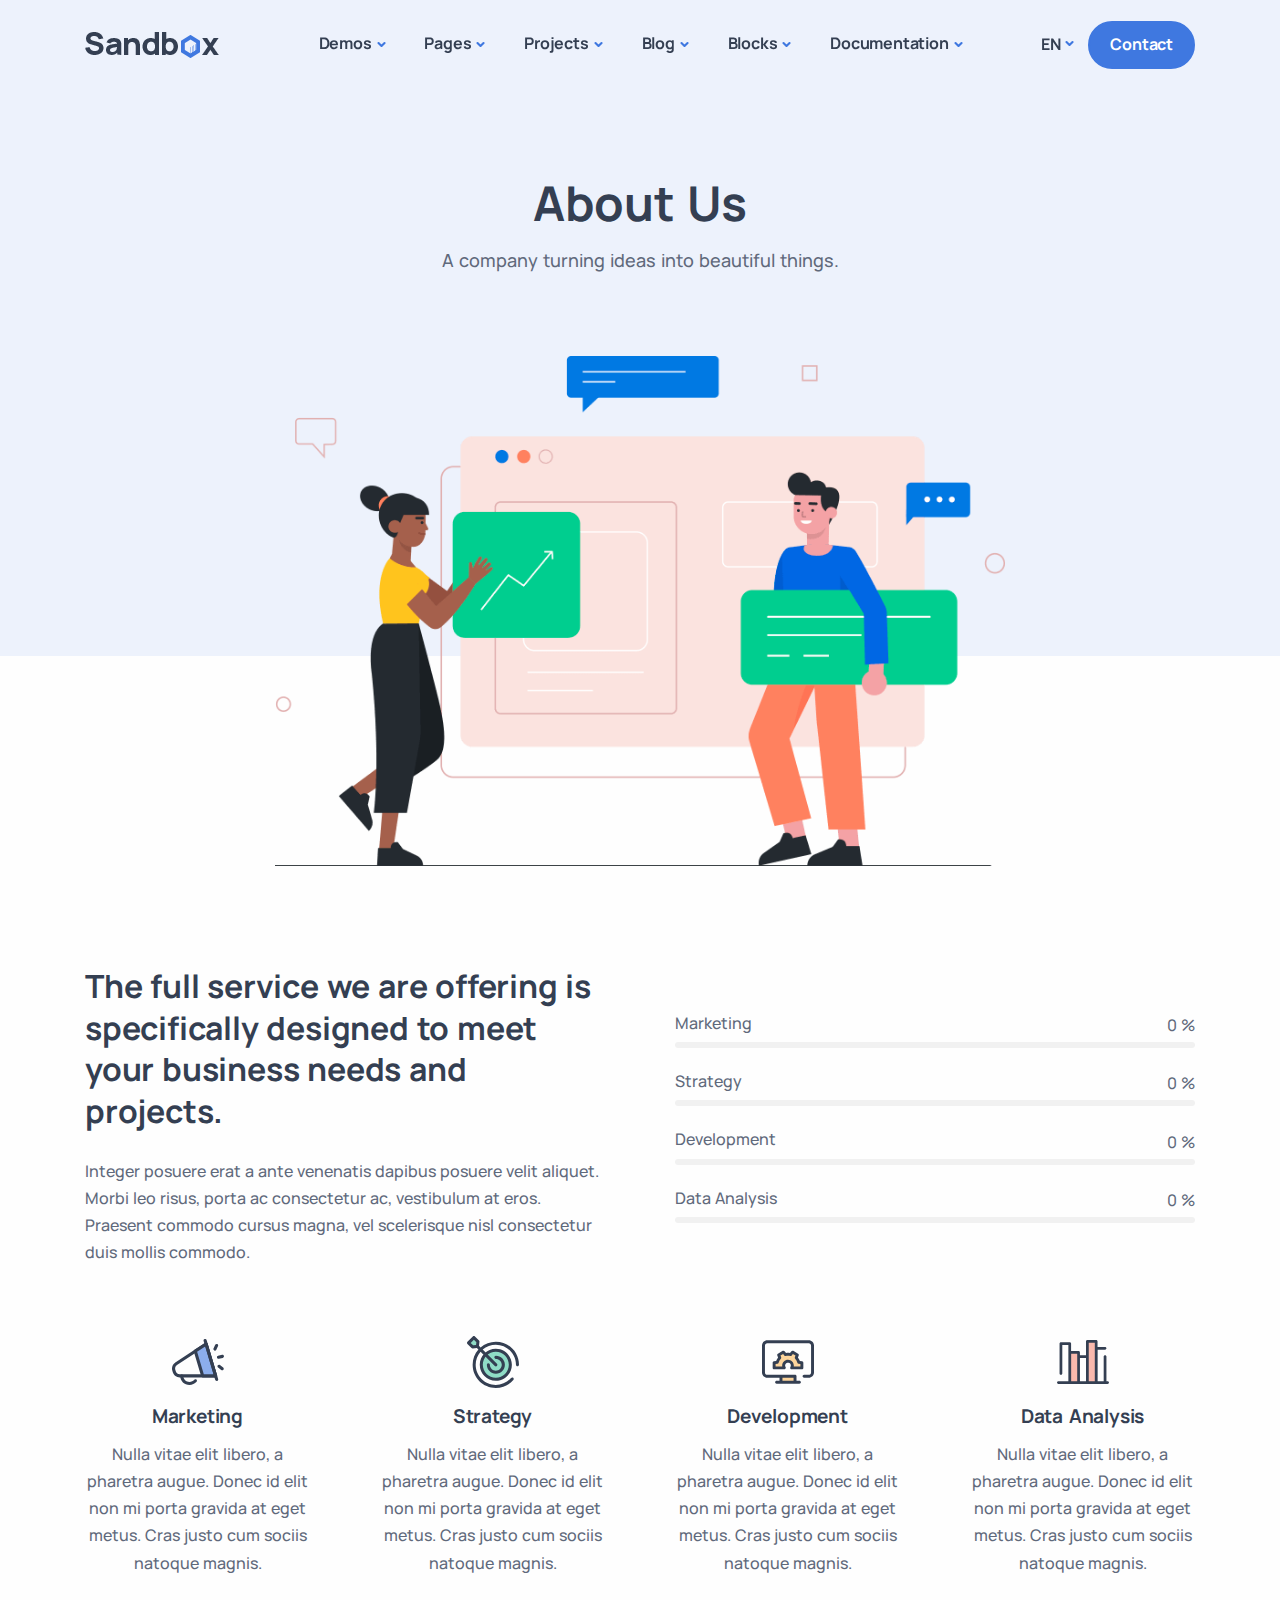
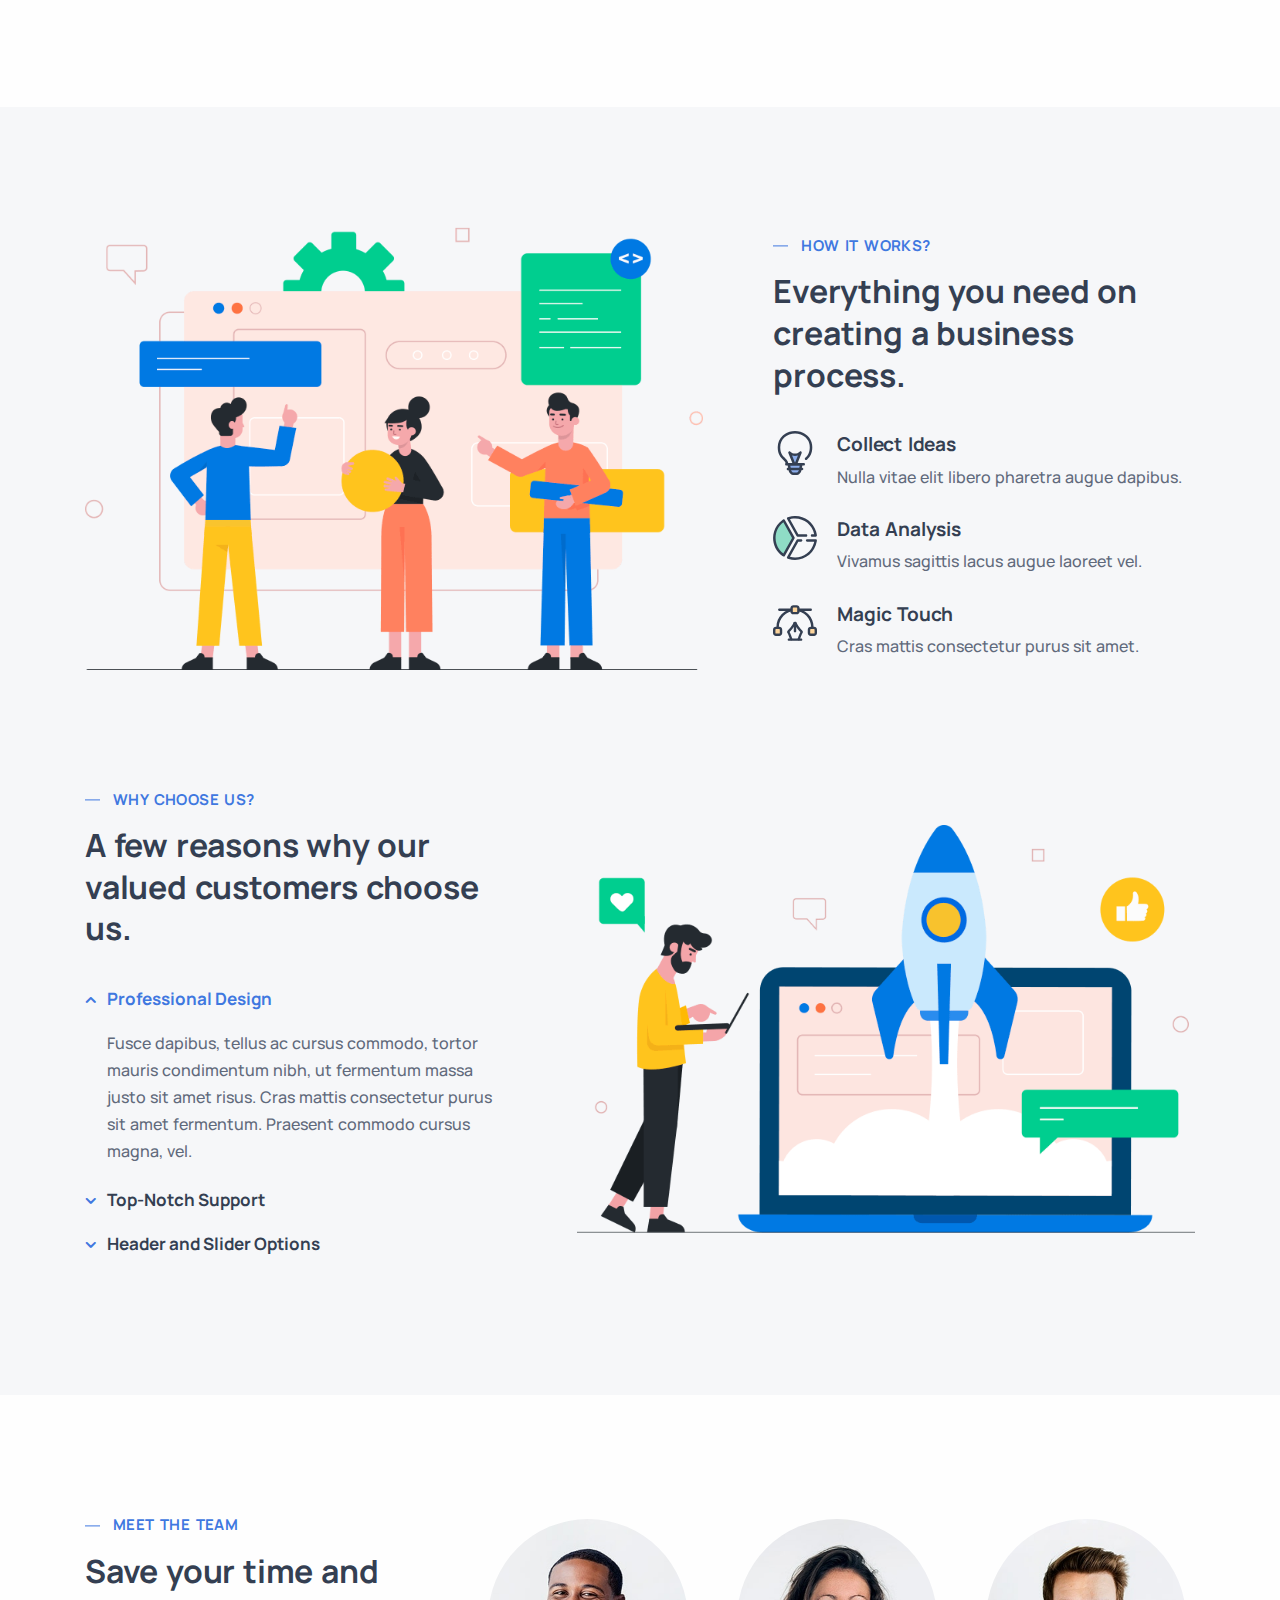
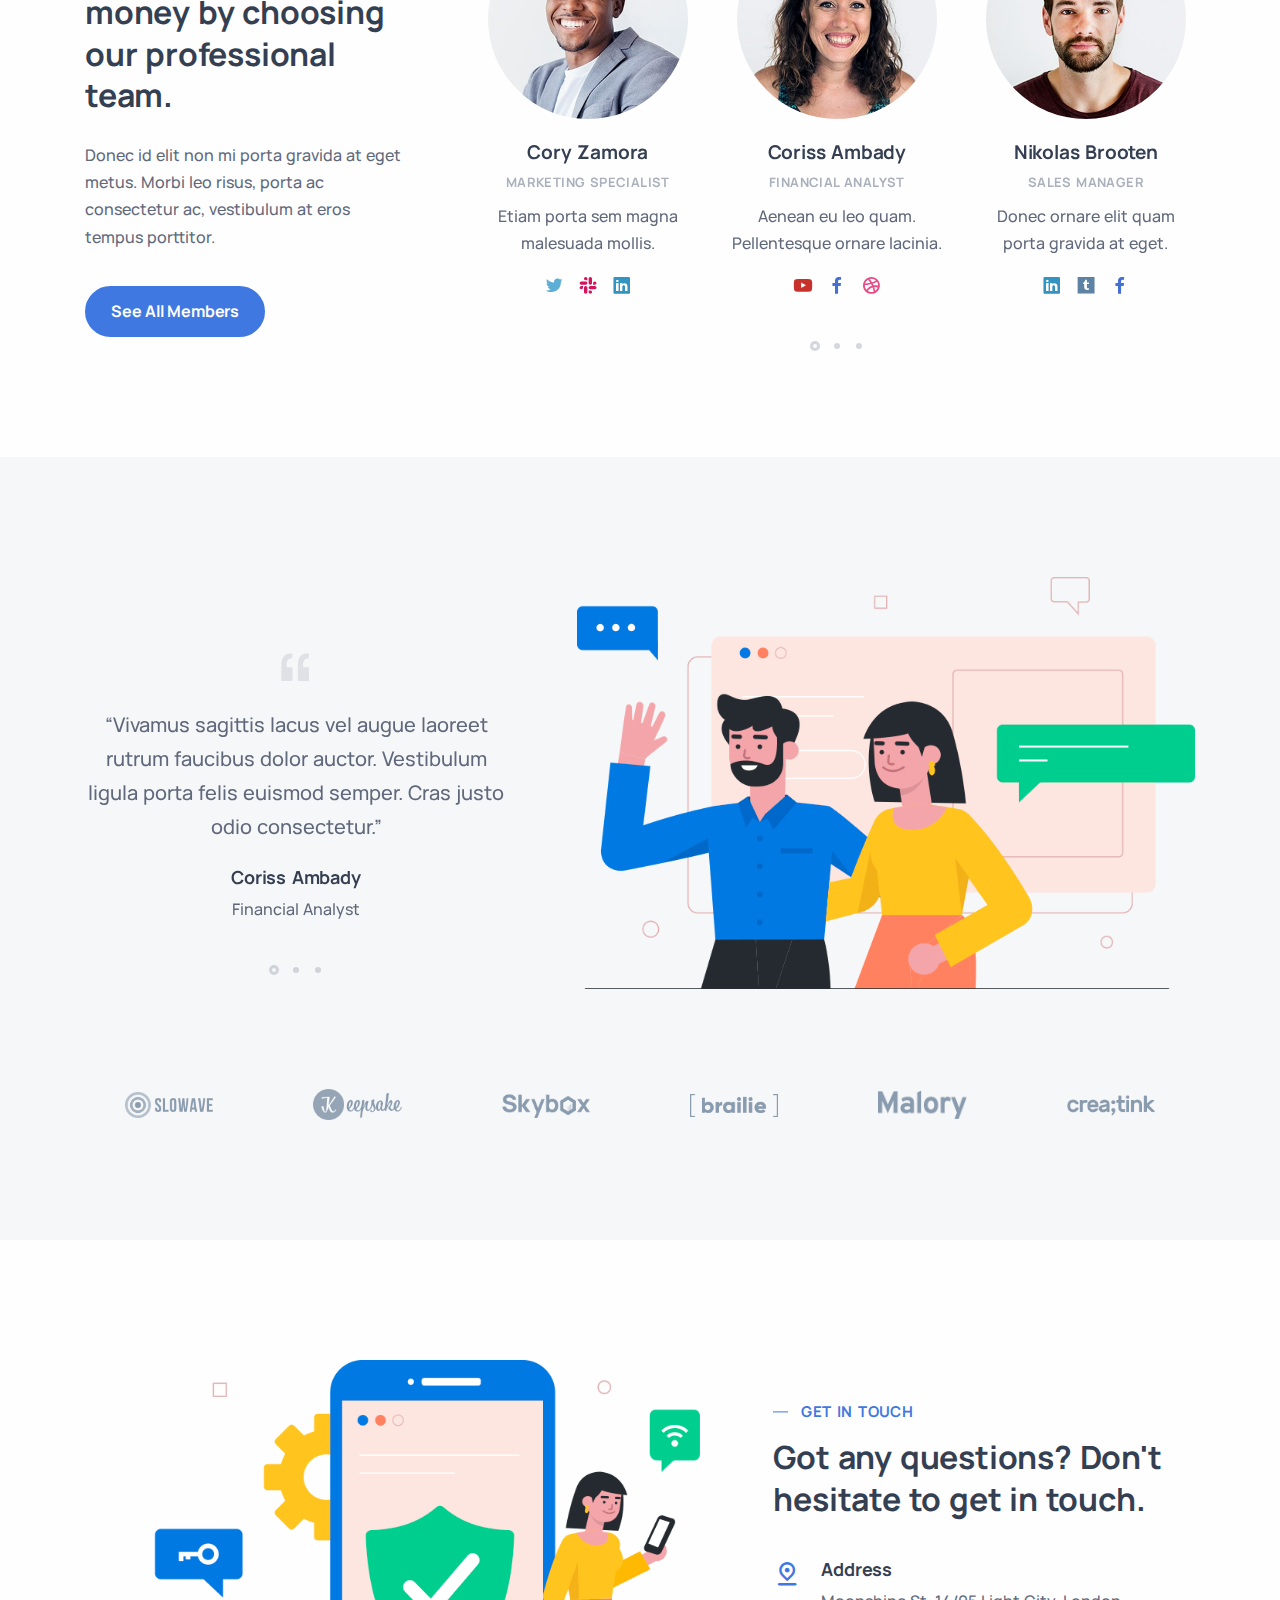
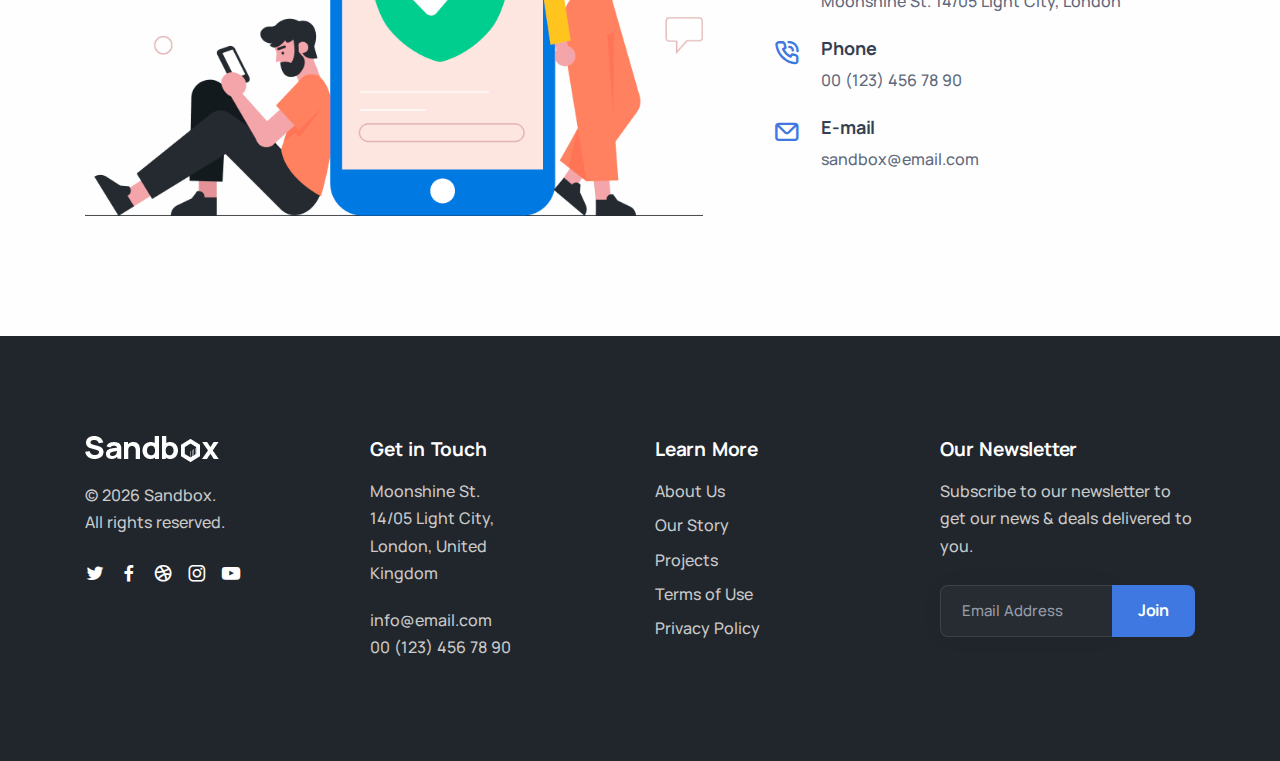
<file: about2.html>
<!DOCTYPE html>
<html lang="en">

<head>
  <meta charset="utf-8">
  <meta name="viewport" content="width=device-width, initial-scale=1.0">
  <meta name="description" content="An impressive and flawless site template that includes various UI elements and countless features, attractive ready-made blocks and rich pages, basically everything you need to create a unique and professional website.">
  <meta name="keywords" content="bootstrap 5, business, corporate, creative, gulp, marketing, minimal, modern, multipurpose, one page, responsive, saas, sass, seo, startup, html5 template, site template">
  <meta name="author" content="elemis">
  <title>Sandbox - Modern & Multipurpose Bootstrap 5 Template</title>
  <link rel="shortcut icon" href="./assets/img/favicon.png">
  <link rel="stylesheet" href="./assets/css/plugins.css">
  <link rel="stylesheet" href="./assets/css/style.css">
</head>

<body>
  <div class="content-wrapper">
    <header class="wrapper bg-soft-primary">
      <nav class="navbar navbar-expand-lg center-nav transparent navbar-light">
        <div class="container flex-lg-row flex-nowrap align-items-center">
          <div class="navbar-brand w-100">
            <a href="./index.html">
              <img src="./assets/img/logo.png" srcset="./assets/img/logo@2x.png 2x" alt="" />
            </a>
          </div>
          <div class="navbar-collapse offcanvas offcanvas-nav offcanvas-start">
            <div class="offcanvas-header d-lg-none">
              <h3 class="text-white fs-30 mb-0">Sandbox</h3>
              <button type="button" class="btn-close btn-close-white" data-bs-dismiss="offcanvas" aria-label="Close"></button>
            </div>
            <div class="offcanvas-body ms-lg-auto d-flex flex-column h-100">
              <ul class="navbar-nav">
                <li class="nav-item dropdown dropdown-mega">
                  <a class="nav-link dropdown-toggle" href="#" data-bs-toggle="dropdown">Demos</a>
                  <ul class="dropdown-menu mega-menu mega-menu-dark mega-menu-img">
                    <li class="mega-menu-content mega-menu-scroll">
                      <ul class="row row-cols-1 row-cols-lg-6 gx-0 gx-lg-4 gy-lg-2 list-unstyled">
                        <li class="col">
                          <a class="dropdown-item" href="./demo1.html">
                            <figure class="rounded lift d-none d-lg-block"><img src="./assets/img/demos/mi1.jpg" srcset="./assets/img/demos/mi1@2x.jpg 2x" alt=""></figure>
                            <span class="d-lg-none">Demo 1</span>
                          </a>
                        </li>
                        <li class="col">
                          <a class="dropdown-item" href="./demo2.html">
                            <figure class="rounded lift d-none d-lg-block"><img src="./assets/img/demos/mi2.jpg" srcset="./assets/img/demos/mi2@2x.jpg 2x" alt=""></figure>
                            <span class="d-lg-none">Demo 2</span>
                          </a>
                        </li>
                        <li class="col">
                          <a class="dropdown-item" href="./demo3.html">
                            <figure class="rounded lift d-none d-lg-block"><img src="./assets/img/demos/mi3.jpg" srcset="./assets/img/demos/mi3@2x.jpg 2x" alt=""></figure>
                            <span class="d-lg-none">Demo 3</span>
                          </a>
                        </li>
                        <li class="col">
                          <a class="dropdown-item" href="./demo4.html">
                            <figure class="rounded lift d-none d-lg-block"><img src="./assets/img/demos/mi4.jpg" srcset="./assets/img/demos/mi4@2x.jpg 2x" alt=""></figure>
                            <span class="d-lg-none">Demo 4</span>
                          </a>
                        </li>
                        <li class="col">
                          <a class="dropdown-item" href="./demo5.html">
                            <figure class="rounded lift d-none d-lg-block"><img src="./assets/img/demos/mi5.jpg" srcset="./assets/img/demos/mi5@2x.jpg 2x" alt=""></figure>
                            <span class="d-lg-none">Demo 5</span>
                          </a>
                        </li>
                        <li class="col">
                          <a class="dropdown-item" href="./demo6.html">
                            <figure class="rounded lift d-none d-lg-block"><img src="./assets/img/demos/mi6.jpg" srcset="./assets/img/demos/mi6@2x.jpg 2x" alt=""></figure>
                            <span class="d-lg-none">Demo 6</span>
                          </a>
                        </li>
                        <li class="col">
                          <a class="dropdown-item" href="./demo7.html">
                            <figure class="rounded lift d-none d-lg-block"><img src="./assets/img/demos/mi7.jpg" srcset="./assets/img/demos/mi7@2x.jpg 2x" alt=""></figure>
                            <span class="d-lg-none">Demo 7</span>
                          </a>
                        </li>
                        <li class="col">
                          <a class="dropdown-item" href="./demo8.html">
                            <figure class="rounded lift d-none d-lg-block"><img src="./assets/img/demos/mi8.jpg" srcset="./assets/img/demos/mi8@2x.jpg 2x" alt=""></figure>
                            <span class="d-lg-none">Demo 8</span>
                          </a>
                        </li>
                        <li class="col">
                          <a class="dropdown-item" href="./demo9.html">
                            <figure class="rounded lift d-none d-lg-block"><img src="./assets/img/demos/mi9.jpg" srcset="./assets/img/demos/mi9@2x.jpg 2x" alt=""></figure>
                            <span class="d-lg-none">Demo 9</span>
                          </a>
                        </li>
                        <li class="col">
                          <a class="dropdown-item" href="./demo10.html">
                            <figure class="rounded lift d-none d-lg-block"><img src="./assets/img/demos/mi10.jpg" srcset="./assets/img/demos/mi10@2x.jpg 2x" alt=""></figure>
                            <span class="d-lg-none">Demo 10</span>
                          </a>
                        </li>
                        <li class="col">
                          <a class="dropdown-item" href="./demo11.html">
                            <figure class="rounded lift d-none d-lg-block"><img src="./assets/img/demos/mi11.jpg" srcset="./assets/img/demos/mi11@2x.jpg 2x" alt=""></figure>
                            <span class="d-lg-none">Demo 11</span>
                          </a>
                        </li>
                        <li class="col">
                          <a class="dropdown-item" href="./demo12.html">
                            <figure class="rounded lift d-none d-lg-block"><img src="./assets/img/demos/mi12.jpg" srcset="./assets/img/demos/mi12@2x.jpg 2x" alt=""></figure>
                            <span class="d-lg-none">Demo 12</span>
                          </a>
                        </li>
                        <li class="col">
                          <a class="dropdown-item" href="./demo13.html">
                            <figure class="rounded lift d-none d-lg-block"><img src="./assets/img/demos/mi13.jpg" srcset="./assets/img/demos/mi13@2x.jpg 2x" alt=""></figure>
                            <span class="d-lg-none">Demo 13</span>
                          </a>
                        </li>
                        <li class="col">
                          <a class="dropdown-item" href="./demo14.html">
                            <figure class="rounded lift d-none d-lg-block"><img src="./assets/img/demos/mi14.jpg" srcset="./assets/img/demos/mi14@2x.jpg 2x" alt=""></figure>
                            <span class="d-lg-none">Demo 14</span>
                          </a>
                        </li>
                        <li class="col">
                          <a class="dropdown-item" href="./demo15.html">
                            <figure class="rounded lift d-none d-lg-block"><img src="./assets/img/demos/mi15.jpg" srcset="./assets/img/demos/mi15@2x.jpg 2x" alt=""></figure>
                            <span class="d-lg-none">Demo 15</span>
                          </a>
                        </li>
                        <li class="col">
                          <a class="dropdown-item" href="./demo16.html">
                            <figure class="rounded lift d-none d-lg-block"><img src="./assets/img/demos/mi16.jpg" srcset="./assets/img/demos/mi16@2x.jpg 2x" alt=""></figure>
                            <span class="d-lg-none">Demo 16</span>
                          </a>
                        </li>
                        <li class="col">
                          <a class="dropdown-item" href="./demo17.html">
                            <figure class="rounded lift d-none d-lg-block"><img src="./assets/img/demos/mi17.jpg" srcset="./assets/img/demos/mi17@2x.jpg 2x" alt=""></figure>
                            <span class="d-lg-none">Demo 17</span>
                          </a>
                        </li>
                        <li class="col">
                          <a class="dropdown-item" href="./demo18.html">
                            <figure class="rounded lift d-none d-lg-block"><img src="./assets/img/demos/mi18.jpg" srcset="./assets/img/demos/mi18@2x.jpg 2x" alt=""></figure>
                            <span class="d-lg-none">Demo 18</span>
                          </a>
                        </li>
                        <li class="col">
                          <a class="dropdown-item" href="./demo19.html">
                            <figure class="rounded lift d-none d-lg-block"><img src="./assets/img/demos/mi19.jpg" srcset="./assets/img/demos/mi19@2x.jpg 2x" alt=""></figure>
                            <span class="d-lg-none">Demo 19</span>
                          </a>
                        </li>
                        <li class="col">
                          <a class="dropdown-item" href="./demo20.html">
                            <figure class="rounded lift d-none d-lg-block"><img src="./assets/img/demos/mi20.jpg" srcset="./assets/img/demos/mi20@2x.jpg 2x" alt=""></figure>
                            <span class="d-lg-none">Demo 20</span>
                          </a>
                        </li>
                        <li class="col">
                          <a class="dropdown-item" href="./demo21.html">
                            <figure class="rounded lift d-none d-lg-block"><img src="./assets/img/demos/mi21.jpg" srcset="./assets/img/demos/mi21@2x.jpg 2x" alt=""></figure>
                            <span class="d-lg-none">Demo 21</span>
                          </a>
                        </li>
                        <li class="col">
                          <a class="dropdown-item" href="./demo22.html">
                            <figure class="rounded lift d-none d-lg-block"><img src="./assets/img/demos/mi22.jpg" srcset="./assets/img/demos/mi22@2x.jpg 2x" alt=""></figure>
                            <span class="d-lg-none">Demo 22</span>
                          </a>
                        </li>
                        <li class="col">
                          <a class="dropdown-item" href="./demo23.html">
                            <figure class="rounded lift d-none d-lg-block"><img src="./assets/img/demos/mi23.jpg" srcset="./assets/img/demos/mi23@2x.jpg 2x" alt=""></figure>
                            <span class="d-lg-none">Demo 23</span>
                          </a>
                        </li>
                        <li class="col">
                          <a class="dropdown-item" href="./demo24.html">
                            <figure class="rounded lift d-none d-lg-block"><img src="./assets/img/demos/mi24.jpg" srcset="./assets/img/demos/mi24@2x.jpg 2x" alt=""></figure>
                            <span class="d-lg-none">Demo 24</span>
                          </a>
                        </li>
                        <li class="col">
                          <a class="dropdown-item" href="./demo25.html">
                            <figure class="rounded lift d-none d-lg-block"><img src="./assets/img/demos/mi25.jpg" srcset="./assets/img/demos/mi25@2x.jpg 2x" alt=""></figure>
                            <span class="d-lg-none">Demo 25</span>
                          </a>
                        </li>
                        <li class="col">
                          <a class="dropdown-item" href="./demo26.html">
                            <figure class="rounded lift d-none d-lg-block"><img src="./assets/img/demos/mi26.jpg" srcset="./assets/img/demos/mi26@2x.jpg 2x" alt=""></figure>
                            <span class="d-lg-none">Demo 26</span>
                          </a>
                        </li>
                        <li class="col">
                          <a class="dropdown-item" href="./demo27.html">
                            <figure class="rounded lift d-none d-lg-block"><img src="./assets/img/demos/mi27.jpg" srcset="./assets/img/demos/mi27@2x.jpg 2x" alt=""></figure>
                            <span class="d-lg-none">Demo 27</span>
                          </a>
                        </li>
                        <li class="col">
                          <a class="dropdown-item" href="./demo28.html">
                            <figure class="rounded lift d-none d-lg-block"><img src="./assets/img/demos/mi28.jpg" srcset="./assets/img/demos/mi28@2x.jpg 2x" alt=""></figure>
                            <span class="d-lg-none">Demo 28</span>
                          </a>
                        </li>
                        <li class="col">
                          <a class="dropdown-item" href="./demo29.html">
                            <figure class="rounded lift d-none d-lg-block"><img src="./assets/img/demos/mi29.jpg" srcset="./assets/img/demos/mi29@2x.jpg 2x" alt=""></figure>
                            <span class="d-lg-none">Demo 29</span>
                          </a>
                        </li>
                        <li class="col">
                          <a class="dropdown-item" href="./demo30.html">
                            <figure class="rounded lift d-none d-lg-block"><img src="./assets/img/demos/mi30.jpg" srcset="./assets/img/demos/mi30@2x.jpg 2x" alt=""></figure>
                            <span class="d-lg-none">Demo 30</span>
                          </a>
                        </li>
                        <li class="col">
                          <a class="dropdown-item" href="./demo31.html">
                            <figure class="rounded lift d-none d-lg-block"><img src="./assets/img/demos/mi31.jpg" srcset="./assets/img/demos/mi31@2x.jpg 2x" alt=""></figure>
                            <span class="d-lg-none">Demo 31</span>
                          </a>
                        </li>
                        <li class="col">
                          <a class="dropdown-item" href="./demo32.html">
                            <figure class="rounded lift d-none d-lg-block"><img src="./assets/img/demos/mi32.jpg" srcset="./assets/img/demos/mi32@2x.jpg 2x" alt=""></figure>
                            <span class="d-lg-none">Demo 32</span>
                          </a>
                        </li>
                        <li class="col">
                          <a class="dropdown-item" href="./demo33.html">
                            <figure class="rounded lift d-none d-lg-block"><img src="./assets/img/demos/mi33.jpg" srcset="./assets/img/demos/mi33@2x.jpg 2x" alt=""></figure>
                            <span class="d-lg-none">Demo 33</span>
                          </a>
                        </li>
                        <li class="col">
                          <a class="dropdown-item" href="./demo34.html">
                            <figure class="rounded lift d-none d-lg-block"><img src="./assets/img/demos/mi34.jpg" srcset="./assets/img/demos/mi34@2x.jpg 2x" alt=""></figure>
                            <span class="d-lg-none">Demo 34</span>
                          </a>
                        </li>
                        <li class="col">
                          <a class="dropdown-item" href="./demo35.html">
                            <figure class="rounded lift d-none d-lg-block"><img src="./assets/img/demos/mi35.jpg" srcset="./assets/img/demos/mi35@2x.jpg 2x" alt=""></figure>
                            <span class="d-lg-none">Demo 35</span>
                          </a>
                        </li>
                        <li class="col">
                          <a class="dropdown-item" href="./demo36.html">
                            <figure class="rounded lift d-none d-lg-block"><img src="./assets/img/demos/mi36.jpg" srcset="./assets/img/demos/mi36@2x.jpg 2x" alt=""></figure>
                            <span class="d-lg-none">Demo 36</span>
                          </a>
                        </li>
                      </ul>
                      <!--/.row -->
                      <span class="d-none d-lg-flex"><i class="uil uil-direction"></i><strong>Scroll to view more</strong></span>
                    </li>
                    <!--/.mega-menu-content-->
                  </ul>
                  <!--/.dropdown-menu -->
                </li>
                <li class="nav-item dropdown">
                  <a class="nav-link dropdown-toggle" href="#" data-bs-toggle="dropdown">Pages</a>
                  <ul class="dropdown-menu">
                    <li class="dropdown dropdown-submenu dropend"><a class="dropdown-item dropdown-toggle" href="#" data-bs-toggle="dropdown">Services</a>
                      <ul class="dropdown-menu">
                        <li class="nav-item"><a class="dropdown-item" href="./services.html">Services I</a></li>
                        <li class="nav-item"><a class="dropdown-item" href="./services2.html">Services II</a></li>
                      </ul>
                    </li>
                    <li class="dropdown dropdown-submenu dropend"><a class="dropdown-item dropdown-toggle" href="#" data-bs-toggle="dropdown">About</a>
                      <ul class="dropdown-menu">
                        <li class="nav-item"><a class="dropdown-item" href="./about.html">About I</a></li>
                        <li class="nav-item"><a class="dropdown-item" href="./about2.html">About II</a></li>
                      </ul>
                    </li>
                    <li class="dropdown dropdown-submenu dropend"><a class="dropdown-item dropdown-toggle" href="#" data-bs-toggle="dropdown">Shop</a>
                      <ul class="dropdown-menu">
                        <li class="nav-item"><a class="dropdown-item" href="./shop.html">Shop I</a></li>
                        <li class="nav-item"><a class="dropdown-item" href="./shop2.html">Shop II</a></li>
                        <li class="nav-item"><a class="dropdown-item" href="./shop-product.html">Product Page</a></li>
                        <li class="nav-item"><a class="dropdown-item" href="./shop-cart.html">Shopping Cart</a></li>
                        <li class="nav-item"><a class="dropdown-item" href="./shop-checkout.html">Checkout</a></li>
                      </ul>
                    </li>
                    <li class="dropdown dropdown-submenu dropend"><a class="dropdown-item dropdown-toggle" href="#" data-bs-toggle="dropdown">Contact</a>
                      <ul class="dropdown-menu">
                        <li class="nav-item"><a class="dropdown-item" href="./contact.html">Contact I</a></li>
                        <li class="nav-item"><a class="dropdown-item" href="./contact2.html">Contact II</a></li>
                        <li class="nav-item"><a class="dropdown-item" href="./contact3.html">Contact III</a></li>
                      </ul>
                    </li>
                    <li class="dropdown dropdown-submenu dropend"><a class="dropdown-item dropdown-toggle" href="#" data-bs-toggle="dropdown">Career</a>
                      <ul class="dropdown-menu">
                        <li class="nav-item"><a class="dropdown-item" href="./career.html">Job Listing I</a></li>
                        <li class="nav-item"><a class="dropdown-item" href="./career2.html">Job Listing II</a></li>
                        <li class="nav-item"><a class="dropdown-item" href="./career-job.html">Job Description</a></li>
                      </ul>
                    </li>
                    <li class="dropdown dropdown-submenu dropend"><a class="dropdown-item dropdown-toggle" href="#" data-bs-toggle="dropdown">Utility</a>
                      <ul class="dropdown-menu">
                        <li class="nav-item"><a class="dropdown-item" href="./404.html">404 Not Found</a></li>
                        <li class="nav-item"><a class="dropdown-item" href="./page-loader.html">Page Loader</a></li>
                        <li class="nav-item"><a class="dropdown-item" href="./signin.html">Sign In I</a></li>
                        <li class="nav-item"><a class="dropdown-item" href="./signin2.html">Sign In II</a></li>
                        <li class="nav-item"><a class="dropdown-item" href="./signup.html">Sign Up I</a></li>
                        <li class="nav-item"><a class="dropdown-item" href="./signup2.html">Sign Up II</a></li>
                        <li class="nav-item"><a class="dropdown-item" href="./terms.html">Terms</a></li>
                      </ul>
                    </li>
                    <li class="nav-item"><a class="dropdown-item" href="./pricing.html">Pricing</a></li>
                    <li class="nav-item"><a class="dropdown-item" href="./onepage.html">One Page</a></li>
                  </ul>
                </li>
                <li class="nav-item dropdown">
                  <a class="nav-link dropdown-toggle" href="#" data-bs-toggle="dropdown">Projects</a>
                  <div class="dropdown-menu dropdown-lg">
                    <div class="dropdown-lg-content">
                      <div>
                        <h6 class="dropdown-header">Project Pages</h6>
                        <ul class="list-unstyled">
                          <li><a class="dropdown-item" href="./projects.html">Projects I</a></li>
                          <li><a class="dropdown-item" href="./projects2.html">Projects II</a></li>
                          <li><a class="dropdown-item" href="./projects3.html">Projects III</a></li>
                          <li><a class="dropdown-item" href="./projects4.html">Projects IV</a></li>
                        </ul>
                      </div>
                      <!-- /.column -->
                      <div>
                        <h6 class="dropdown-header">Single Projects</h6>
                        <ul class="list-unstyled">
                          <li><a class="dropdown-item" href="./single-project.html">Single Project I</a></li>
                          <li><a class="dropdown-item" href="./single-project2.html">Single Project II</a></li>
                          <li><a class="dropdown-item" href="./single-project3.html">Single Project III</a></li>
                          <li><a class="dropdown-item" href="./single-project4.html">Single Project IV</a></li>
                        </ul>
                      </div>
                      <!-- /.column -->
                    </div>
                    <!-- /auto-column -->
                  </div>
                </li>
                <li class="nav-item dropdown">
                  <a class="nav-link dropdown-toggle" href="#" data-bs-toggle="dropdown">Blog</a>
                  <ul class="dropdown-menu">
                    <li class="nav-item"><a class="dropdown-item" href="./blog.html">Blog without Sidebar</a></li>
                    <li class="nav-item"><a class="dropdown-item" href="./blog2.html">Blog with Sidebar</a></li>
                    <li class="nav-item"><a class="dropdown-item" href="./blog3.html">Blog with Left Sidebar</a></li>
                    <li class="dropdown dropdown-submenu dropend"><a class="dropdown-item dropdown-toggle" href="#" data-bs-toggle="dropdown">Blog Posts</a>
                      <ul class="dropdown-menu">
                        <li class="nav-item"><a class="dropdown-item" href="./blog-post.html">Post without Sidebar</a></li>
                        <li class="nav-item"><a class="dropdown-item" href="./blog-post2.html">Post with Sidebar</a></li>
                        <li class="nav-item"><a class="dropdown-item" href="./blog-post3.html">Post with Left Sidebar</a></li>
                      </ul>
                    </li>
                  </ul>
                </li>
                <li class="nav-item dropdown dropdown-mega">
                  <a class="nav-link dropdown-toggle" href="#" data-bs-toggle="dropdown">Blocks</a>
                  <ul class="dropdown-menu mega-menu mega-menu-dark mega-menu-img">
                    <li class="mega-menu-content">
                      <ul class="row row-cols-1 row-cols-lg-6 gx-0 gx-lg-6 gy-lg-4 list-unstyled">
                        <li class="col"><a class="dropdown-item" href="./docs/blocks/about.html">
                            <div class="rounded img-svg d-none d-lg-block p-4 mb-lg-2"><img class="rounded-0" src="./assets/img/demos/block1.svg" alt=""></div>
                            <span>About</span>
                          </a>
                        </li>
                        <li class="col"><a class="dropdown-item" href="./docs/blocks/blog.html">
                            <div class="rounded img-svg d-none d-lg-block p-4 mb-lg-2"><img class="rounded-0" src="./assets/img/demos/block2.svg" alt=""></div>
                            <span>Blog</span>
                          </a>
                        </li>
                        <li class="col"><a class="dropdown-item" href="./docs/blocks/call-to-action.html">
                            <div class="rounded img-svg d-none d-lg-block p-4 mb-lg-2"><img class="rounded-0" src="./assets/img/demos/block3.svg" alt=""></div>
                            <span>Call to Action</span>
                          </a>
                        </li>
                        <li class="col"><a class="dropdown-item" href="./docs/blocks/clients.html">
                            <div class="rounded img-svg d-none d-lg-block p-4 mb-lg-2"><img class="rounded-0" src="./assets/img/demos/block4.svg" alt=""></div>
                            <span>Clients</span>
                          </a>
                        </li>
                        <li class="col"><a class="dropdown-item" href="./docs/blocks/contact.html">
                            <div class="rounded img-svg d-none d-lg-block p-4 mb-lg-2"><img class="rounded-0" src="./assets/img/demos/block5.svg" alt=""></div>
                            <span>Contact</span>
                          </a>
                        </li>
                        <li class="col"><a class="dropdown-item" href="./docs/blocks/facts.html">
                            <div class="rounded img-svg d-none d-lg-block p-4 mb-lg-2"><img class="rounded-0" src="./assets/img/demos/block6.svg" alt=""></div>
                            <span>Facts</span>
                          </a>
                        </li>
                        <li class="col"><a class="dropdown-item" href="./docs/blocks/faq.html">
                            <div class="rounded img-svg d-none d-lg-block p-4 mb-lg-2"><img class="rounded-0" src="./assets/img/demos/block7.svg" alt=""></div>
                            <span>FAQ</span>
                          </a>
                        </li>
                        <li class="col"><a class="dropdown-item" href="./docs/blocks/features.html">
                            <div class="rounded img-svg d-none d-lg-block p-4 mb-lg-2"><img class="rounded-0" src="./assets/img/demos/block8.svg" alt=""></div>
                            <span>Features</span>
                          </a>
                        </li>
                        <li class="col"><a class="dropdown-item" href="./docs/blocks/footer.html">
                            <div class="rounded img-svg d-none d-lg-block p-4 mb-lg-2"><img class="rounded-0" src="./assets/img/demos/block9.svg" alt=""></div>
                            <span>Footer</span>
                          </a>
                        </li>
                        <li class="col"><a class="dropdown-item" href="./docs/blocks/hero.html">
                            <div class="rounded img-svg d-none d-lg-block p-4 mb-lg-2"><img class="rounded-0" src="./assets/img/demos/block10.svg" alt=""></div>
                            <span>Hero</span>
                          </a>
                        </li>
                        <li class="col"><a class="dropdown-item" href="./docs/blocks/misc.html">
                            <div class="rounded img-svg d-none d-lg-block p-4 mb-lg-2"><img class="rounded-0" src="./assets/img/demos/block17.svg" alt=""></div>
                            <span>Misc</span>
                          </a>
                        </li>
                        <li class="col"><a class="dropdown-item" href="./docs/blocks/navbar.html">
                            <div class="rounded img-svg d-none d-lg-block p-4 mb-lg-2"><img class="rounded-0" src="./assets/img/demos/block11.svg" alt=""></div>
                            <span>Navbar</span>
                          </a>
                        </li>
                        <li class="col"><a class="dropdown-item" href="./docs/blocks/portfolio.html">
                            <div class="rounded img-svg d-none d-lg-block p-4 mb-lg-2"><img class="rounded-0" src="./assets/img/demos/block12.svg" alt=""></div>
                            <span>Portfolio</span>
                          </a>
                        </li>
                        <li class="col"><a class="dropdown-item" href="./docs/blocks/pricing.html">
                            <div class="rounded img-svg d-none d-lg-block p-4 mb-lg-2"><img class="rounded-0" src="./assets/img/demos/block13.svg" alt=""></div>
                            <span>Pricing</span>
                          </a>
                        </li>
                        <li class="col"><a class="dropdown-item" href="./docs/blocks/process.html">
                            <div class="rounded img-svg d-none d-lg-block p-4 mb-lg-2"><img class="rounded-0" src="./assets/img/demos/block14.svg" alt=""></div>
                            <span>Process</span>
                          </a>
                        </li>
                        <li class="col"><a class="dropdown-item" href="./docs/blocks/team.html">
                            <div class="rounded img-svg d-none d-lg-block p-4 mb-lg-2"><img class="rounded-0" src="./assets/img/demos/block15.svg" alt=""></div>
                            <span>Team</span>
                          </a>
                        </li>
                        <li class="col"><a class="dropdown-item" href="./docs/blocks/testimonials.html">
                            <div class="rounded img-svg d-none d-lg-block p-4 mb-lg-2"><img class="rounded-0" src="./assets/img/demos/block16.svg" alt=""></div>
                            <span>Testimonials</span>
                          </a>
                        </li>
                      </ul>
                      <!--/.row -->
                    </li>
                    <!--/.mega-menu-content-->
                  </ul>
                  <!--/.dropdown-menu -->
                </li>
                <li class="nav-item dropdown dropdown-mega">
                  <a class="nav-link dropdown-toggle" href="#" data-bs-toggle="dropdown">Documentation</a>
                  <ul class="dropdown-menu mega-menu">
                    <li class="mega-menu-content">
                      <div class="row gx-0 gx-lg-3">
                        <div class="col-lg-4">
                          <h6 class="dropdown-header">Usage</h6>
                          <ul class="list-unstyled cc-2 pb-lg-1">
                            <li><a class="dropdown-item" href="./docs/index.html">Get Started</a></li>
                            <li><a class="dropdown-item" href="./docs/forms.html">Forms</a></li>
                            <li><a class="dropdown-item" href="./docs/faq.html">FAQ</a></li>
                            <li><a class="dropdown-item" href="./docs/changelog.html">Changelog</a></li>
                            <li><a class="dropdown-item" href="./docs/credits.html">Credits</a></li>
                          </ul>
                          <h6 class="dropdown-header mt-lg-6">Styleguide</h6>
                          <ul class="list-unstyled cc-2">
                            <li><a class="dropdown-item" href="./docs/styleguide/colors.html">Colors</a></li>
                            <li><a class="dropdown-item" href="./docs/styleguide/fonts.html">Fonts</a></li>
                            <li><a class="dropdown-item" href="./docs/styleguide/icons-svg.html">SVG Icons</a></li>
                            <li><a class="dropdown-item" href="./docs/styleguide/icons-font.html">Font Icons</a></li>
                            <li><a class="dropdown-item" href="./docs/styleguide/illustrations.html">Illustrations</a></li>
                            <li><a class="dropdown-item" href="./docs/styleguide/backgrounds.html">Backgrounds</a></li>
                            <li><a class="dropdown-item" href="./docs/styleguide/misc.html">Misc</a></li>
                          </ul>
                        </div>
                        <!--/column -->
                        <div class="col-lg-8">
                          <h6 class="dropdown-header">Elements</h6>
                          <ul class="list-unstyled cc-3">
                            <li><a class="dropdown-item" href="./docs/elements/accordion.html">Accordion</a></li>
                            <li><a class="dropdown-item" href="./docs/elements/alerts.html">Alerts</a></li>
                            <li><a class="dropdown-item" href="./docs/elements/animations.html">Animations</a></li>
                            <li><a class="dropdown-item" href="./docs/elements/avatars.html">Avatars</a></li>
                            <li><a class="dropdown-item" href="./docs/elements/background.html">Background</a></li>
                            <li><a class="dropdown-item" href="./docs/elements/badges.html">Badges</a></li>
                            <li><a class="dropdown-item" href="./docs/elements/buttons.html">Buttons</a></li>
                            <li><a class="dropdown-item" href="./docs/elements/card.html">Card</a></li>
                            <li><a class="dropdown-item" href="./docs/elements/carousel.html">Carousel</a></li>
                            <li><a class="dropdown-item" href="./docs/elements/dividers.html">Dividers</a></li>
                            <li><a class="dropdown-item" href="./docs/elements/form-elements.html">Form Elements</a></li>
                            <li><a class="dropdown-item" href="./docs/elements/image-hover.html">Image Hover</a></li>
                            <li><a class="dropdown-item" href="./docs/elements/image-mask.html">Image Mask</a></li>
                            <li><a class="dropdown-item" href="./docs/elements/lightbox.html">Lightbox</a></li>
                            <li><a class="dropdown-item" href="./docs/elements/player.html">Media Player</a></li>
                            <li><a class="dropdown-item" href="./docs/elements/modal.html">Modal</a></li>
                            <li><a class="dropdown-item" href="./docs/elements/pagination.html">Pagination</a></li>
                            <li><a class="dropdown-item" href="./docs/elements/progressbar.html">Progressbar</a></li>
                            <li><a class="dropdown-item" href="./docs/elements/shadows.html">Shadows</a></li>
                            <li><a class="dropdown-item" href="./docs/elements/shapes.html">Shapes</a></li>
                            <li><a class="dropdown-item" href="./docs/elements/tables.html">Tables</a></li>
                            <li><a class="dropdown-item" href="./docs/elements/tabs.html">Tabs</a></li>
                            <li><a class="dropdown-item" href="./docs/elements/text-animations.html">Text Animations</a></li>
                            <li><a class="dropdown-item" href="./docs/elements/text-highlight.html">Text Highlight</a></li>
                            <li><a class="dropdown-item" href="./docs/elements/tiles.html">Tiles</a></li>
                            <li><a class="dropdown-item" href="./docs/elements/tooltips-popovers.html">Tooltips & Popovers</a></li>
                            <li><a class="dropdown-item" href="./docs/elements/typography.html">Typography</a></li>
                          </ul>
                        </div>
                        <!--/column -->
                      </div>
                      <!--/.row -->
                    </li>
                    <!--/.mega-menu-content-->
                  </ul>
                  <!--/.dropdown-menu -->
                </li>
              </ul>
              <!-- /.navbar-nav -->
              <div class="offcanvas-footer d-lg-none">
                <div>
                  <a href="mailto:first.last@email.com" class="link-inverse">info@email.com</a>
                  <br /> 00 (123) 456 78 90 <br />
                  <nav class="nav social social-white mt-4">
                    <a href="#"><i class="uil uil-twitter"></i></a>
                    <a href="#"><i class="uil uil-facebook-f"></i></a>
                    <a href="#"><i class="uil uil-dribbble"></i></a>
                    <a href="#"><i class="uil uil-instagram"></i></a>
                    <a href="#"><i class="uil uil-youtube"></i></a>
                  </nav>
                  <!-- /.social -->
                </div>
              </div>
              <!-- /.offcanvas-footer -->
            </div>
            <!-- /.offcanvas-body -->
          </div>
          <!-- /.navbar-collapse -->
          <div class="navbar-other w-100 d-flex ms-auto">
            <ul class="navbar-nav flex-row align-items-center ms-auto">
              <li class="nav-item dropdown language-select text-uppercase">
                <a class="nav-link dropdown-item dropdown-toggle" href="#" role="button" data-bs-toggle="dropdown" aria-haspopup="true" aria-expanded="false">En</a>
                <ul class="dropdown-menu">
                  <li class="nav-item"><a class="dropdown-item" href="#">En</a></li>
                  <li class="nav-item"><a class="dropdown-item" href="#">De</a></li>
                  <li class="nav-item"><a class="dropdown-item" href="#">Es</a></li>
                </ul>
              </li>
              <li class="nav-item d-none d-md-block">
                <a href="./contact.html" class="btn btn-sm btn-primary rounded-pill">Contact</a>
              </li>
              <li class="nav-item d-lg-none">
                <button class="hamburger offcanvas-nav-btn"><span></span></button>
              </li>
            </ul>
            <!-- /.navbar-nav -->
          </div>
          <!-- /.navbar-other -->
        </div>
        <!-- /.container -->
      </nav>
      <!-- /.navbar -->
    </header>
    <!-- /header -->
    <section class="wrapper bg-soft-primary">
      <div class="container pt-10 pb-20 pt-md-14 pb-md-23 text-center">
        <div class="row">
          <div class="col-xl-5 mx-auto mb-6">
            <h1 class="display-1 mb-3">About Us</h1>
            <p class="lead mb-0">A company turning ideas into beautiful things.</p>
          </div>
          <!-- /column -->
        </div>
        <!-- /.row -->
      </div>
      <!-- /.container -->
    </section>
    <!-- /section -->
    <section class="wrapper bg-light">
      <div class="container pb-14 pb-md-16">
        <div class="row text-center mb-12 mb-md-15">
          <div class="col-md-10 offset-md-1 col-lg-8 offset-lg-2 mt-n18 mt-md-n22">
            <figure><img class="w-auto" src="./assets/img/illustrations/i8.png" srcset="./assets/img/illustrations/i8@2x.png 2x" alt="" /></figure>
          </div>
          <!-- /column -->
        </div>
        <!-- /.row -->
        <div class="row gx-lg-8 gx-xl-12 gy-6 mb-10 align-items-center">
          <div class="col-lg-6 order-lg-2">
            <ul class="progress-list">
              <li>
                <p>Marketing</p>
                <div class="progressbar line blue" data-value="100"></div>
              </li>
              <li>
                <p>Strategy</p>
                <div class="progressbar line green" data-value="80"></div>
              </li>
              <li>
                <p>Development</p>
                <div class="progressbar line yellow" data-value="85"></div>
              </li>
              <li>
                <p>Data Analysis</p>
                <div class="progressbar line orange" data-value="90"></div>
              </li>
            </ul>
            <!-- /.progress-list -->
          </div>
          <!--/column -->
          <div class="col-lg-6">
            <h3 class="display-5 mb-5">The full service we are offering is specifically designed to meet your business needs and projects.</h3>
            <p>Integer posuere erat a ante venenatis dapibus posuere velit aliquet. Morbi leo risus, porta ac consectetur ac, vestibulum at eros. Praesent commodo cursus magna, vel scelerisque nisl consectetur duis mollis commodo.</p>
          </div>
          <!--/column -->
        </div>
        <!--/.row -->
        <div class="row gx-lg-8 gx-xl-12 gy-6 gy-md-0 text-center">
          <div class="col-md-6 col-lg-3">
            <img src="./assets/img/icons/lineal/megaphone.svg" class="svg-inject icon-svg icon-svg-md text-blue mb-3" alt="" />
            <h4>Marketing</h4>
            <p class="mb-2">Nulla vitae elit libero, a pharetra augue. Donec id elit non mi porta gravida at eget metus. Cras justo cum sociis natoque magnis.</p>
          </div>
          <!--/column -->
          <div class="col-md-6 col-lg-3">
            <img src="./assets/img/icons/lineal/target.svg" class="svg-inject icon-svg icon-svg-md text-green mb-3" alt="" />
            <h4>Strategy</h4>
            <p class="mb-2">Nulla vitae elit libero, a pharetra augue. Donec id elit non mi porta gravida at eget metus. Cras justo cum sociis natoque magnis.</p>
          </div>
          <!--/column -->
          <div class="col-md-6 col-lg-3">
            <img src="./assets/img/icons/lineal/settings-3.svg" class="svg-inject icon-svg icon-svg-md text-yellow mb-3" alt="" />
            <h4>Development</h4>
            <p class="mb-2">Nulla vitae elit libero, a pharetra augue. Donec id elit non mi porta gravida at eget metus. Cras justo cum sociis natoque magnis.</p>
          </div>
          <!--/column -->
          <div class="col-md-6 col-lg-3">
            <img src="./assets/img/icons/lineal/bar-chart.svg" class="svg-inject icon-svg icon-svg-md text-orange mb-3" alt="" />
            <h4>Data Analysis</h4>
            <p class="mb-2">Nulla vitae elit libero, a pharetra augue. Donec id elit non mi porta gravida at eget metus. Cras justo cum sociis natoque magnis.</p>
          </div>
          <!--/column -->
        </div>
        <!--/.row -->
      </div>
      <!-- /.container -->
    </section>
    <!-- /section -->
    <section class="wrapper bg-gray">
      <div class="container py-14 py-md-16">
        <div class="row gx-lg-8 gx-xl-12 gy-10 mb-14 mb-md-16 align-items-center">
          <div class="col-lg-7">
            <figure><img class="w-auto" src="./assets/img/illustrations/i3.png" srcset="./assets/img/illustrations/i3@2x.png 2x" alt="" /></figure>
          </div>
          <!--/column -->
          <div class="col-lg-5">
            <h2 class="fs-15 text-uppercase text-line text-primary mb-3">How It Works?</h2>
            <h3 class="display-5 mb-7 pe-xxl-5">Everything you need on creating a business process.</h3>
            <div class="d-flex flex-row mb-4">
              <div>
                <img src="./assets/img/icons/lineal/light-bulb.svg" class="svg-inject icon-svg icon-svg-sm text-blue me-4" alt="" />
              </div>
              <div>
                <h4 class="mb-1">Collect Ideas</h4>
                <p class="mb-1">Nulla vitae elit libero pharetra augue dapibus.</p>
              </div>
            </div>
            <div class="d-flex flex-row mb-4">
              <div>
                <img src="./assets/img/icons/lineal/pie-chart-2.svg" class="svg-inject icon-svg icon-svg-sm text-green me-4" alt="" />
              </div>
              <div>
                <h4 class="mb-1">Data Analysis</h4>
                <p class="mb-1">Vivamus sagittis lacus augue laoreet vel.</p>
              </div>
            </div>
            <div class="d-flex flex-row">
              <div>
                <img src="./assets/img/icons/lineal/design.svg" class="svg-inject icon-svg icon-svg-sm text-yellow me-4" alt="" />
              </div>
              <div>
                <h4 class="mb-1">Magic Touch</h4>
                <p class="mb-0">Cras mattis consectetur purus sit amet.</p>
              </div>
            </div>
          </div>
          <!--/column -->
        </div>
        <!--/.row -->
        <div class="row gx-lg-8 gx-xl-12 gy-10 align-items-center">
          <div class="col-lg-7 order-lg-2">
            <figure><img class="w-auto" src="./assets/img/illustrations/i2.png" srcset="./assets/img/illustrations/i2@2x.png 2x" alt="" /></figure>
          </div>
          <!--/column -->
          <div class="col-lg-5">
            <h2 class="fs-15 text-uppercase text-line text-primary mb-3">Why Choose Us?</h2>
            <h3 class="display-5 mb-7">A few reasons why our valued customers choose us.</h3>
            <div class="accordion accordion-wrapper" id="accordionExample">
              <div class="card plain accordion-item">
                <div class="card-header" id="headingOne">
                  <button class="accordion-button" data-bs-toggle="collapse" data-bs-target="#collapseOne" aria-expanded="true" aria-controls="collapseOne"> Professional Design </button>
                </div>
                <!--/.card-header -->
                <div id="collapseOne" class="accordion-collapse collapse show" aria-labelledby="headingOne" data-bs-parent="#accordionExample">
                  <div class="card-body">
                    <p>Fusce dapibus, tellus ac cursus commodo, tortor mauris condimentum nibh, ut fermentum massa justo sit amet risus. Cras mattis consectetur purus sit amet fermentum. Praesent commodo cursus magna, vel.</p>
                  </div>
                  <!--/.card-body -->
                </div>
                <!--/.accordion-collapse -->
              </div>
              <!--/.accordion-item -->
              <div class="card plain accordion-item">
                <div class="card-header" id="headingTwo">
                  <button class="collapsed" data-bs-toggle="collapse" data-bs-target="#collapseTwo" aria-expanded="false" aria-controls="collapseTwo"> Top-Notch Support </button>
                </div>
                <!--/.card-header -->
                <div id="collapseTwo" class="accordion-collapse collapse" aria-labelledby="headingTwo" data-bs-parent="#accordionExample">
                  <div class="card-body">
                    <p>Fusce dapibus, tellus ac cursus commodo, tortor mauris condimentum nibh, ut fermentum massa justo sit amet risus. Cras mattis consectetur purus sit amet fermentum. Praesent commodo cursus magna, vel.</p>
                  </div>
                  <!--/.card-body -->
                </div>
                <!--/.accordion-collapse -->
              </div>
              <!--/.accordion-item -->
              <div class="card plain accordion-item">
                <div class="card-header" id="headingThree">
                  <button class="collapsed" data-bs-toggle="collapse" data-bs-target="#collapseThree" aria-expanded="false" aria-controls="collapseThree"> Header and Slider Options </button>
                </div>
                <!--/.card-header -->
                <div id="collapseThree" class="accordion-collapse collapse" aria-labelledby="headingThree" data-bs-parent="#accordionExample">
                  <div class="card-body">
                    <p>Fusce dapibus, tellus ac cursus commodo, tortor mauris condimentum nibh, ut fermentum massa justo sit amet risus. Cras mattis consectetur purus sit amet fermentum. Praesent commodo cursus magna, vel.</p>
                  </div>
                  <!--/.card-body -->
                </div>
                <!--/.accordion-collapse -->
              </div>
              <!--/.accordion-item -->
            </div>
            <!--/.accordion -->
          </div>
          <!--/column -->
        </div>
        <!--/.row -->
      </div>
      <!-- /.container -->
    </section>
    <!-- /section -->
    <section class="wrapper bg-light">
      <div class="container py-14 py-md-16">
        <div class="row gx-lg-8 gx-xl-12 gy-10 align-items-center">
          <div class="col-lg-4">
            <h2 class="fs-15 text-uppercase text-line text-primary text-center mb-3">Meet the Team</h2>
            <h3 class="display-5 mb-5">Save your time and money by choosing our professional team.</h3>
            <p>Donec id elit non mi porta gravida at eget metus. Morbi leo risus, porta ac consectetur ac, vestibulum at eros tempus porttitor.</p>
            <a href="#" class="btn btn-primary rounded-pill mt-3">See All Members</a>
          </div>
          <!--/column -->
          <div class="col-lg-8">
            <div class="swiper-container text-center mb-6" data-margin="30" data-dots="true" data-items-xl="3" data-items-md="2" data-items-xs="1">
              <div class="swiper">
                <div class="swiper-wrapper">
                  <div class="swiper-slide">
                    <img class="rounded-circle w-20 mx-auto mb-4" src="./assets/img/avatars/t1.jpg" srcset="./assets/img/avatars/t1@2x.jpg 2x" alt="" />
                    <h4 class="mb-1">Cory Zamora</h4>
                    <div class="meta mb-2">Marketing Specialist</div>
                    <p class="mb-2">Etiam porta sem magna malesuada mollis.</p>
                    <nav class="nav social justify-content-center text-center mb-0">
                      <a href="#"><i class="uil uil-twitter"></i></a>
                      <a href="#"><i class="uil uil-slack"></i></a>
                      <a href="#"><i class="uil uil-linkedin"></i></a>
                    </nav>
                    <!-- /.social -->
                  </div>
                  <!--/.swiper-slide -->
                  <div class="swiper-slide">
                    <img class="rounded-circle w-20 mx-auto mb-4" src="./assets/img/avatars/t2.jpg" srcset="./assets/img/avatars/t2@2x.jpg 2x" alt="" />
                    <h4 class="mb-1">Coriss Ambady</h4>
                    <div class="meta mb-2">Financial Analyst</div>
                    <p class="mb-2">Aenean eu leo quam. Pellentesque ornare lacinia.</p>
                    <nav class="nav social justify-content-center text-center mb-0">
                      <a href="#"><i class="uil uil-youtube"></i></a>
                      <a href="#"><i class="uil uil-facebook-f"></i></a>
                      <a href="#"><i class="uil uil-dribbble"></i></a>
                    </nav>
                    <!-- /.social -->
                  </div>
                  <!--/.swiper-slide -->
                  <div class="swiper-slide">
                    <img class="rounded-circle w-20 mx-auto mb-4" src="./assets/img/avatars/t3.jpg" srcset="./assets/img/avatars/t3@2x.jpg 2x" alt="" />
                    <h4 class="mb-1">Nikolas Brooten</h4>
                    <div class="meta mb-2">Sales Manager</div>
                    <p class="mb-2">Donec ornare elit quam porta gravida at eget.</p>
                    <nav class="nav social justify-content-center text-center mb-0">
                      <a href="#"><i class="uil uil-linkedin"></i></a>
                      <a href="#"><i class="uil uil-tumblr-square"></i></a>
                      <a href="#"><i class="uil uil-facebook-f"></i></a>
                    </nav>
                    <!-- /.social -->
                  </div>
                  <!--/.swiper-slide -->
                  <div class="swiper-slide">
                    <img class="rounded-circle w-20 mx-auto mb-4" src="./assets/img/avatars/t4.jpg" srcset="./assets/img/avatars/t4@2x.jpg 2x" alt="" />
                    <h4 class="mb-1">Jackie Sanders</h4>
                    <div class="meta mb-2">Investment Planner</div>
                    <p class="mb-2">Nullam risus eget urna mollis ornare vel eu leo.</p>
                    <nav class="nav social justify-content-center text-center mb-0">
                      <a href="#"><i class="uil uil-twitter"></i></a>
                      <a href="#"><i class="uil uil-facebook-f"></i></a>
                      <a href="#"><i class="uil uil-dribbble"></i></a>
                    </nav>
                    <!-- /.social -->
                  </div>
                  <!--/.swiper-slide -->
                  <div class="swiper-slide">
                    <img class="rounded-circle w-20 mx-auto mb-4" src="./assets/img/avatars/t5.jpg" srcset="./assets/img/avatars/t5@2x.jpg 2x" alt="" />
                    <h4 class="mb-1">Tina Geller</h4>
                    <div class="meta mb-2">Assistant Buyer</div>
                    <p class="mb-2">Vivamus sagittis lacus vel augue laoreet rutrum.</p>
                    <nav class="nav social justify-content-center text-center mb-0">
                      <a href="#"><i class="uil uil-facebook-f"></i></a>
                      <a href="#"><i class="uil uil-slack"></i></a>
                      <a href="#"><i class="uil uil-dribbble"></i></a>
                    </nav>
                    <!-- /.social -->
                  </div>
                  <!--/.swiper-slide -->
                </div>
                <!--/.swiper-wrapper -->
              </div>
              <!-- /.swiper -->
            </div>
            <!-- /.swiper-container -->
          </div>
          <!--/column -->
        </div>
        <!--/.row -->
      </div>
      <!-- /.container -->
    </section>
    <!-- /section -->
    <section class="wrapper bg-gray">
      <div class="container py-14 py-md-16">
        <div class="row gx-lg-8 gx-xl-12 gy-6 mb-15 align-items-center">
          <div class="col-lg-7 order-lg-2">
            <figure><img class="w-auto" src="./assets/img/illustrations/i4.png" srcset="./assets/img/illustrations/i4@2x.png 2x" alt="" /></figure>
          </div>
          <!--/column -->
          <div class="col-lg-5 mt-lg-12">
            <div class="swiper-container dots-closer mb-6" data-margin="30" data-dots="true">
              <div class="swiper">
                <div class="swiper-wrapper">
                  <div class="swiper-slide">
                    <blockquote class="icon icon-top fs-lg text-center">
                      <p>“Vivamus sagittis lacus vel augue laoreet rutrum faucibus dolor auctor. Vestibulum ligula porta felis euismod semper. Cras justo odio consectetur.”</p>
                      <div class="blockquote-details justify-content-center text-center">
                        <div class="info ps-0">
                          <h5 class="mb-1">Coriss Ambady</h5>
                          <p class="mb-0">Financial Analyst</p>
                        </div>
                      </div>
                    </blockquote>
                  </div>
                  <!--/.swiper-slide -->
                  <div class="swiper-slide">
                    <blockquote class="icon icon-top fs-lg text-center">
                      <p>“Vivamus sagittis lacus vel augue laoreet rutrum faucibus dolor auctor. Vestibulum ligula porta felis euismod semper. Cras justo odio consectetur.”</p>
                      <div class="blockquote-details justify-content-center text-center">
                        <div class="info ps-0">
                          <h5 class="mb-1">Cory Zamora</h5>
                          <p class="mb-0">Marketing Specialist</p>
                        </div>
                      </div>
                    </blockquote>
                  </div>
                  <!--/.swiper-slide -->
                  <div class="swiper-slide">
                    <blockquote class="icon icon-top fs-lg text-center">
                      <p>“Vivamus sagittis lacus vel augue laoreet rutrum faucibus dolor auctor. Vestibulum ligula porta felis euismod semper. Cras justo odio consectetur.”</p>
                      <div class="blockquote-details justify-content-center text-center">
                        <div class="info ps-0">
                          <h5 class="mb-1">Nikolas Brooten</h5>
                          <p class="mb-0">Sales Manager</p>
                        </div>
                      </div>
                    </blockquote>
                  </div>
                  <!--/.swiper-slide -->
                </div>
                <!--/.swiper-wrapper -->
              </div>
              <!-- /.swiper -->
            </div>
            <!-- /.swiper-container -->
          </div>
          <!--/column -->
        </div>
        <!--/.row -->
        <div class="px-lg-5">
          <div class="row gx-0 gx-md-8 gx-xl-12 gy-8 align-items-center">
            <div class="col-4 col-md-2">
              <figure class="px-5 px-md-0 px-lg-2 px-xl-3 px-xxl-4"><img src="./assets/img/brands/c1.png" alt="" /></figure>
            </div>
            <!--/column -->
            <div class="col-4 col-md-2">
              <figure class="px-5 px-md-0 px-lg-2 px-xl-3 px-xxl-4"><img src="./assets/img/brands/c2.png" alt="" /></figure>
            </div>
            <!--/column -->
            <div class="col-4 col-md-2">
              <figure class="px-5 px-md-0 px-lg-2 px-xl-3 px-xxl-4"><img src="./assets/img/brands/c3.png" alt="" /></figure>
            </div>
            <!--/column -->
            <div class="col-4 col-md-2">
              <figure class="px-5 px-md-0 px-lg-2 px-xl-3 px-xxl-4"><img src="./assets/img/brands/c4.png" alt="" /></figure>
            </div>
            <!--/column -->
            <div class="col-4 col-md-2">
              <figure class="px-5 px-md-0 px-lg-2 px-xl-3 px-xxl-4"><img src="./assets/img/brands/c5.png" alt="" /></figure>
            </div>
            <!--/column -->
            <div class="col-4 col-md-2">
              <figure class="px-5 px-md-0 px-lg-2 px-xl-3 px-xxl-4"><img src="./assets/img/brands/c6.png" alt="" /></figure>
            </div>
            <!--/column -->
          </div>
          <!--/.row -->
        </div>
        <!-- /div -->
      </div>
      <!-- /.container -->
    </section>
    <!-- /section -->
    <section class="wrapper bg-light">
      <div class="container py-14 py-md-16">
        <div class="row gx-lg-8 gx-xl-12 gy-10 align-items-center">
          <div class="col-lg-7">
            <figure><img class="w-auto" src="./assets/img/illustrations/i5.png" srcset="./assets/img/illustrations/i5@2x.png 2x" alt="" /></figure>
          </div>
          <!--/column -->
          <div class="col-lg-5">
            <h2 class="fs-15 text-uppercase text-line text-primary text-center mb-3">Get In Touch</h2>
            <h3 class="display-5 mb-7">Got any questions? Don't hesitate to get in touch.</h3>
            <div class="d-flex flex-row">
              <div>
                <div class="icon text-primary fs-28 me-4 mt-n1"> <i class="uil uil-location-pin-alt"></i> </div>
              </div>
              <div>
                <h5 class="mb-1">Address</h5>
                <address>Moonshine St. 14/05 Light City, London</address>
              </div>
            </div>
            <div class="d-flex flex-row">
              <div>
                <div class="icon text-primary fs-28 me-4 mt-n1"> <i class="uil uil-phone-volume"></i> </div>
              </div>
              <div>
                <h5 class="mb-1">Phone</h5>
                <p>00 (123) 456 78 90</p>
              </div>
            </div>
            <div class="d-flex flex-row">
              <div>
                <div class="icon text-primary fs-28 me-4 mt-n1"> <i class="uil uil-envelope"></i> </div>
              </div>
              <div>
                <h5 class="mb-1">E-mail</h5>
                <p class="mb-0"><a href="mailto:sandbox@email.com" class="link-body">sandbox@email.com</a></p>
              </div>
            </div>
          </div>
          <!--/column -->
        </div>
        <!--/.row -->
      </div>
      <!-- /.container -->
    </section>
    <!-- /section -->
  </div>
  <!-- /.content-wrapper -->
  <footer class="bg-dark text-inverse">
    <div class="container py-13 py-md-15">
      <div class="row gy-6 gy-lg-0">
        <div class="col-md-4 col-lg-3">
          <div class="widget">
            <img class="mb-4" src="./assets/img/logo-light.png" srcset="./assets/img/logo-light@2x.png 2x" alt="" />
            <p class="mb-4">© <script>
                document.write(new Date().getUTCFullYear());
              </script> Sandbox. <br class="d-none d-lg-block" />All rights reserved.</p>
            <nav class="nav social social-white">
              <a href="#"><i class="uil uil-twitter"></i></a>
              <a href="#"><i class="uil uil-facebook-f"></i></a>
              <a href="#"><i class="uil uil-dribbble"></i></a>
              <a href="#"><i class="uil uil-instagram"></i></a>
              <a href="#"><i class="uil uil-youtube"></i></a>
            </nav>
            <!-- /.social -->
          </div>
          <!-- /.widget -->
        </div>
        <!-- /column -->
        <div class="col-md-4 col-lg-3">
          <div class="widget">
            <h4 class="widget-title text-white mb-3">Get in Touch</h4>
            <address class="pe-xl-15 pe-xxl-17">Moonshine St. 14/05 Light City, London, United Kingdom</address>
            <a href="mailto:#">info@email.com</a><br /> 00 (123) 456 78 90
          </div>
          <!-- /.widget -->
        </div>
        <!-- /column -->
        <div class="col-md-4 col-lg-3">
          <div class="widget">
            <h4 class="widget-title text-white mb-3">Learn More</h4>
            <ul class="list-unstyled  mb-0">
              <li><a href="#">About Us</a></li>
              <li><a href="#">Our Story</a></li>
              <li><a href="#">Projects</a></li>
              <li><a href="#">Terms of Use</a></li>
              <li><a href="#">Privacy Policy</a></li>
            </ul>
          </div>
          <!-- /.widget -->
        </div>
        <!-- /column -->
        <div class="col-md-12 col-lg-3">
          <div class="widget">
            <h4 class="widget-title text-white mb-3">Our Newsletter</h4>
            <p class="mb-5">Subscribe to our newsletter to get our news & deals delivered to you.</p>
            <div class="newsletter-wrapper">
              <!-- Begin Mailchimp Signup Form -->
              <div id="mc_embed_signup2">
                <form action="https://elemisfreebies.us20.list-manage.com/subscribe/post?u=aa4947f70a475ce162057838d&amp;id=b49ef47a9a" method="post" id="mc-embedded-subscribe-form2" name="mc-embedded-subscribe-form" class="validate dark-fields" target="_blank" novalidate>
                  <div id="mc_embed_signup_scroll2">
                    <div class="mc-field-group input-group form-floating">
                      <input type="email" value="" name="EMAIL" class="required email form-control" placeholder="Email Address" id="mce-EMAIL2">
                      <label for="mce-EMAIL2">Email Address</label>
                      <input type="submit" value="Join" name="subscribe" id="mc-embedded-subscribe2" class="btn btn-primary ">
                    </div>
                    <div id="mce-responses2" class="clear">
                      <div class="response" id="mce-error-response2" style="display:none"></div>
                      <div class="response" id="mce-success-response2" style="display:none"></div>
                    </div> <!-- real people should not fill this in and expect good things - do not remove this or risk form bot signups-->
                    <div style="position: absolute; left: -5000px;" aria-hidden="true"><input type="text" name="b_ddc180777a163e0f9f66ee014_4b1bcfa0bc" tabindex="-1" value=""></div>
                    <div class="clear"></div>
                  </div>
                </form>
              </div>
              <!--End mc_embed_signup-->
            </div>
            <!-- /.newsletter-wrapper -->
          </div>
          <!-- /.widget -->
        </div>
        <!-- /column -->
      </div>
      <!--/.row -->
    </div>
    <!-- /.container -->
  </footer>
  <div class="progress-wrap">
    <svg class="progress-circle svg-content" width="100%" height="100%" viewBox="-1 -1 102 102">
      <path d="M50,1 a49,49 0 0,1 0,98 a49,49 0 0,1 0,-98" />
    </svg>
  </div>
  <script src="./assets/js/plugins.js"></script>
  <script src="./assets/js/theme.js"></script>
</body>

</html>
</file>
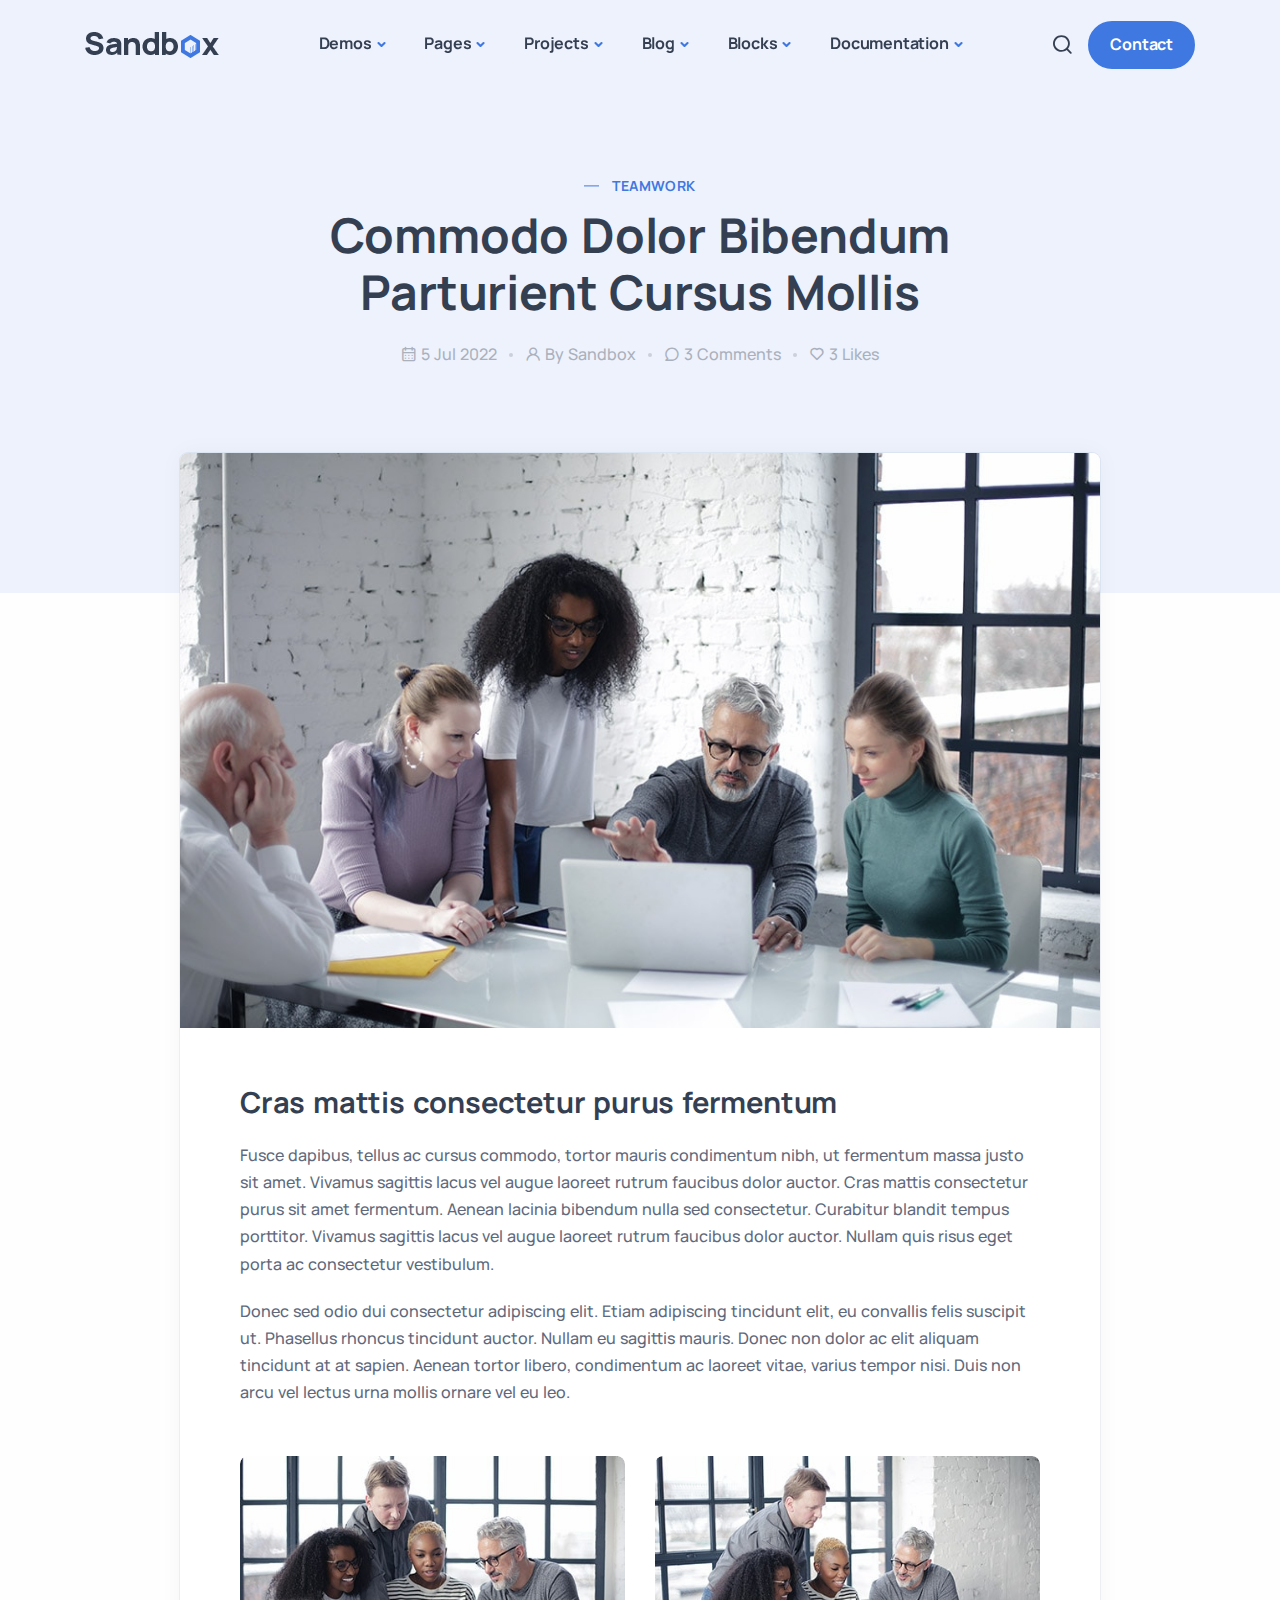
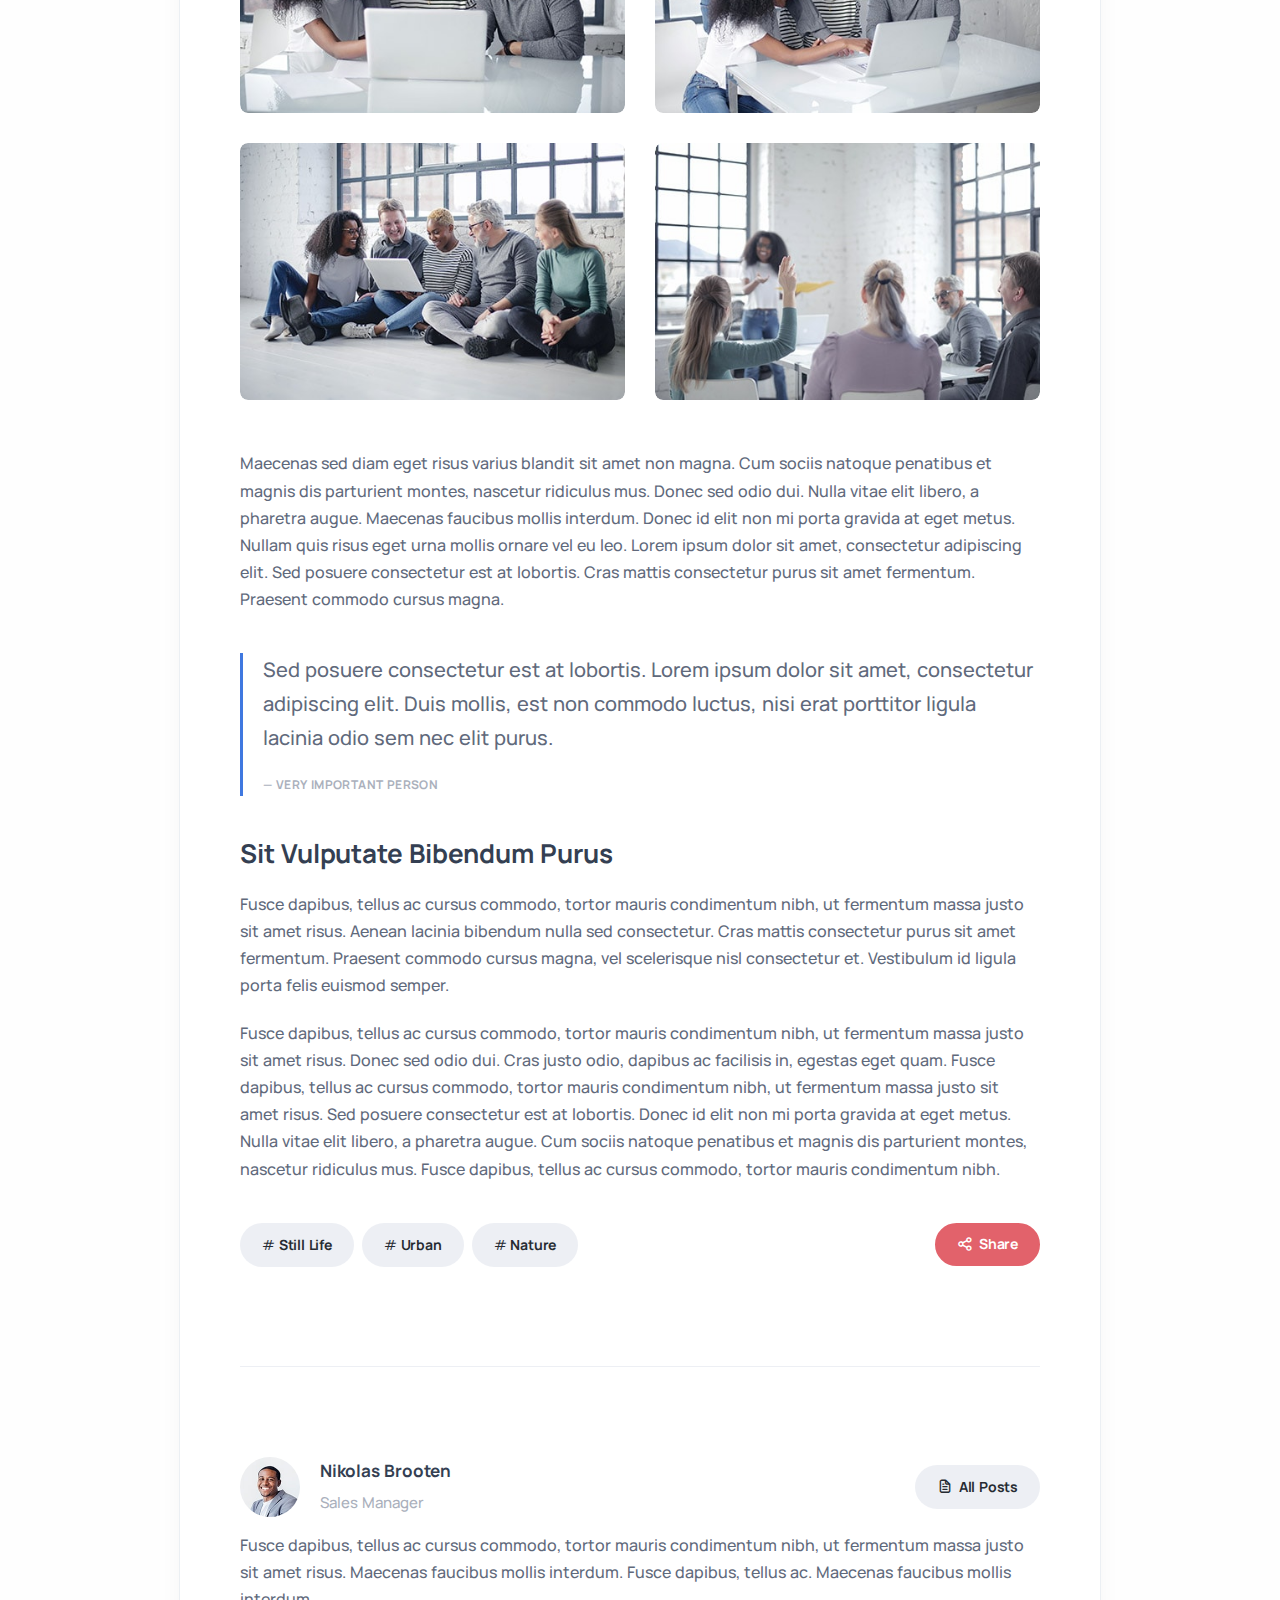
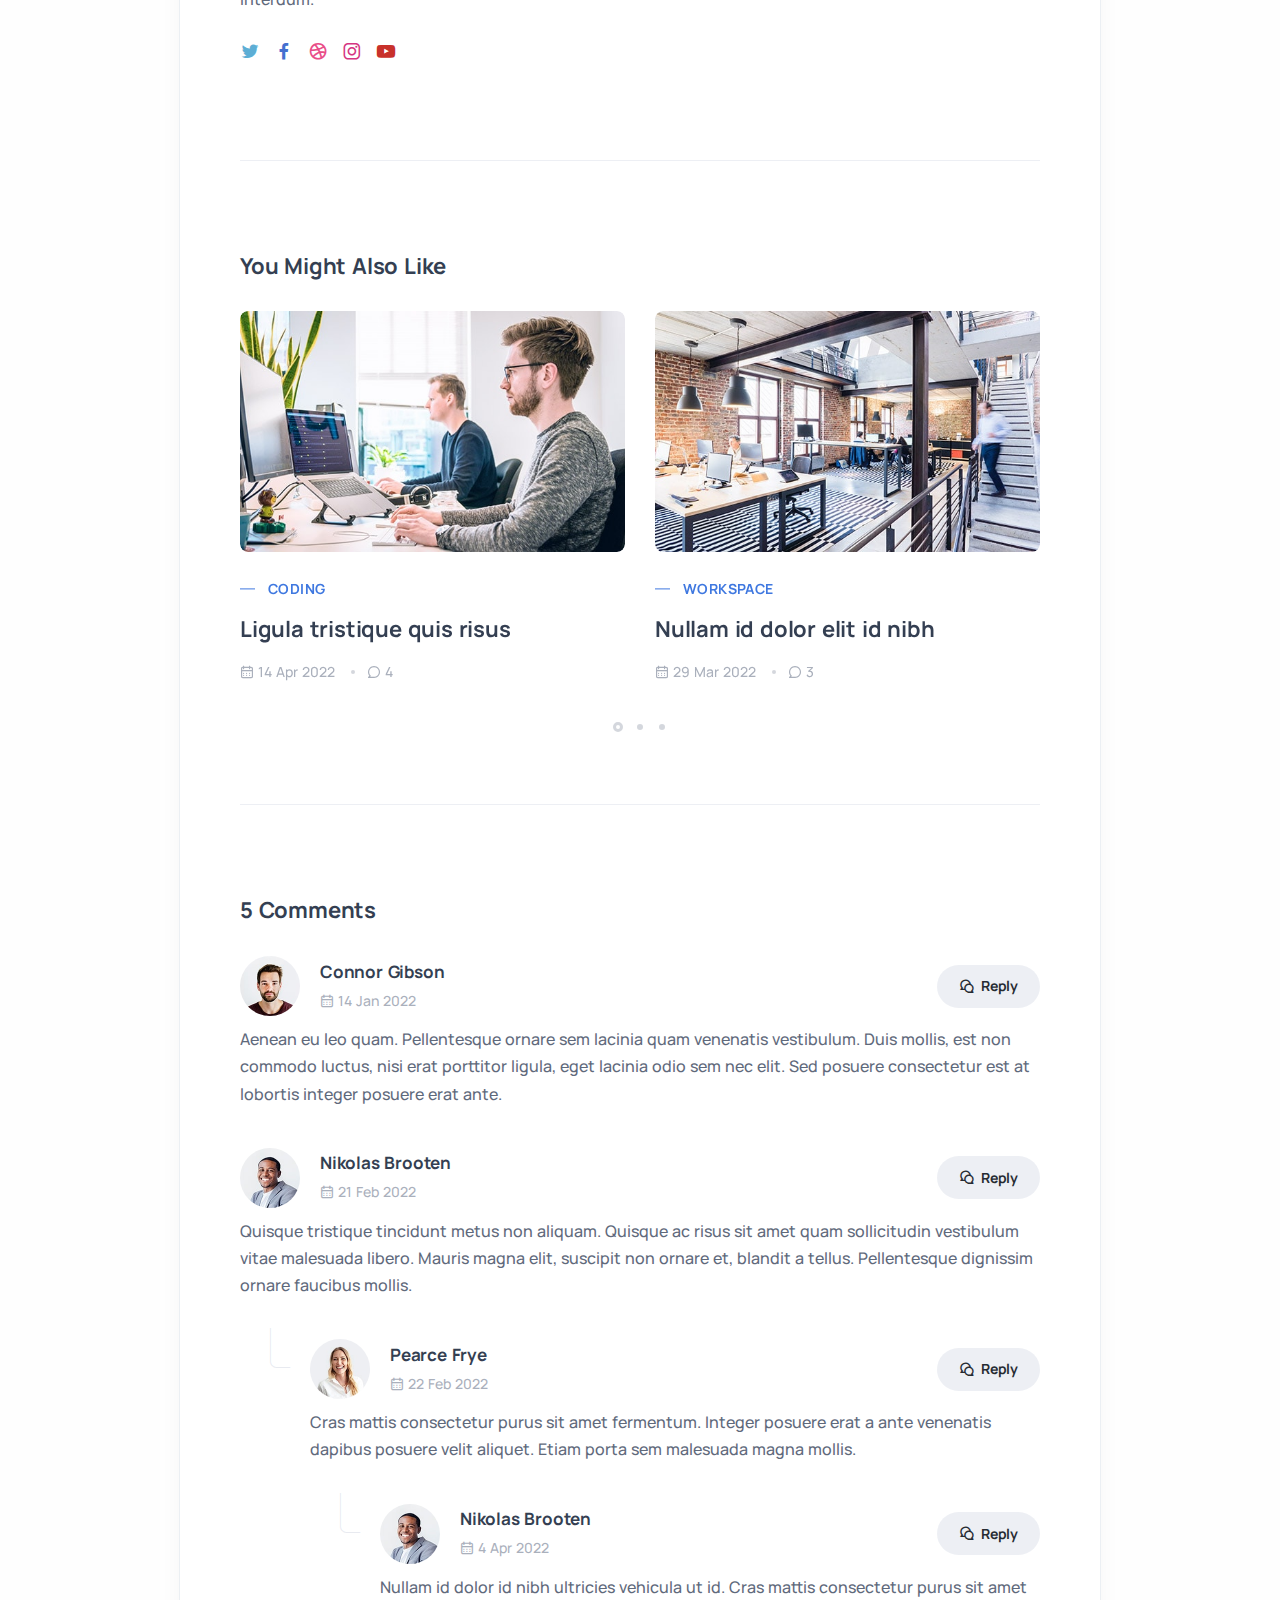
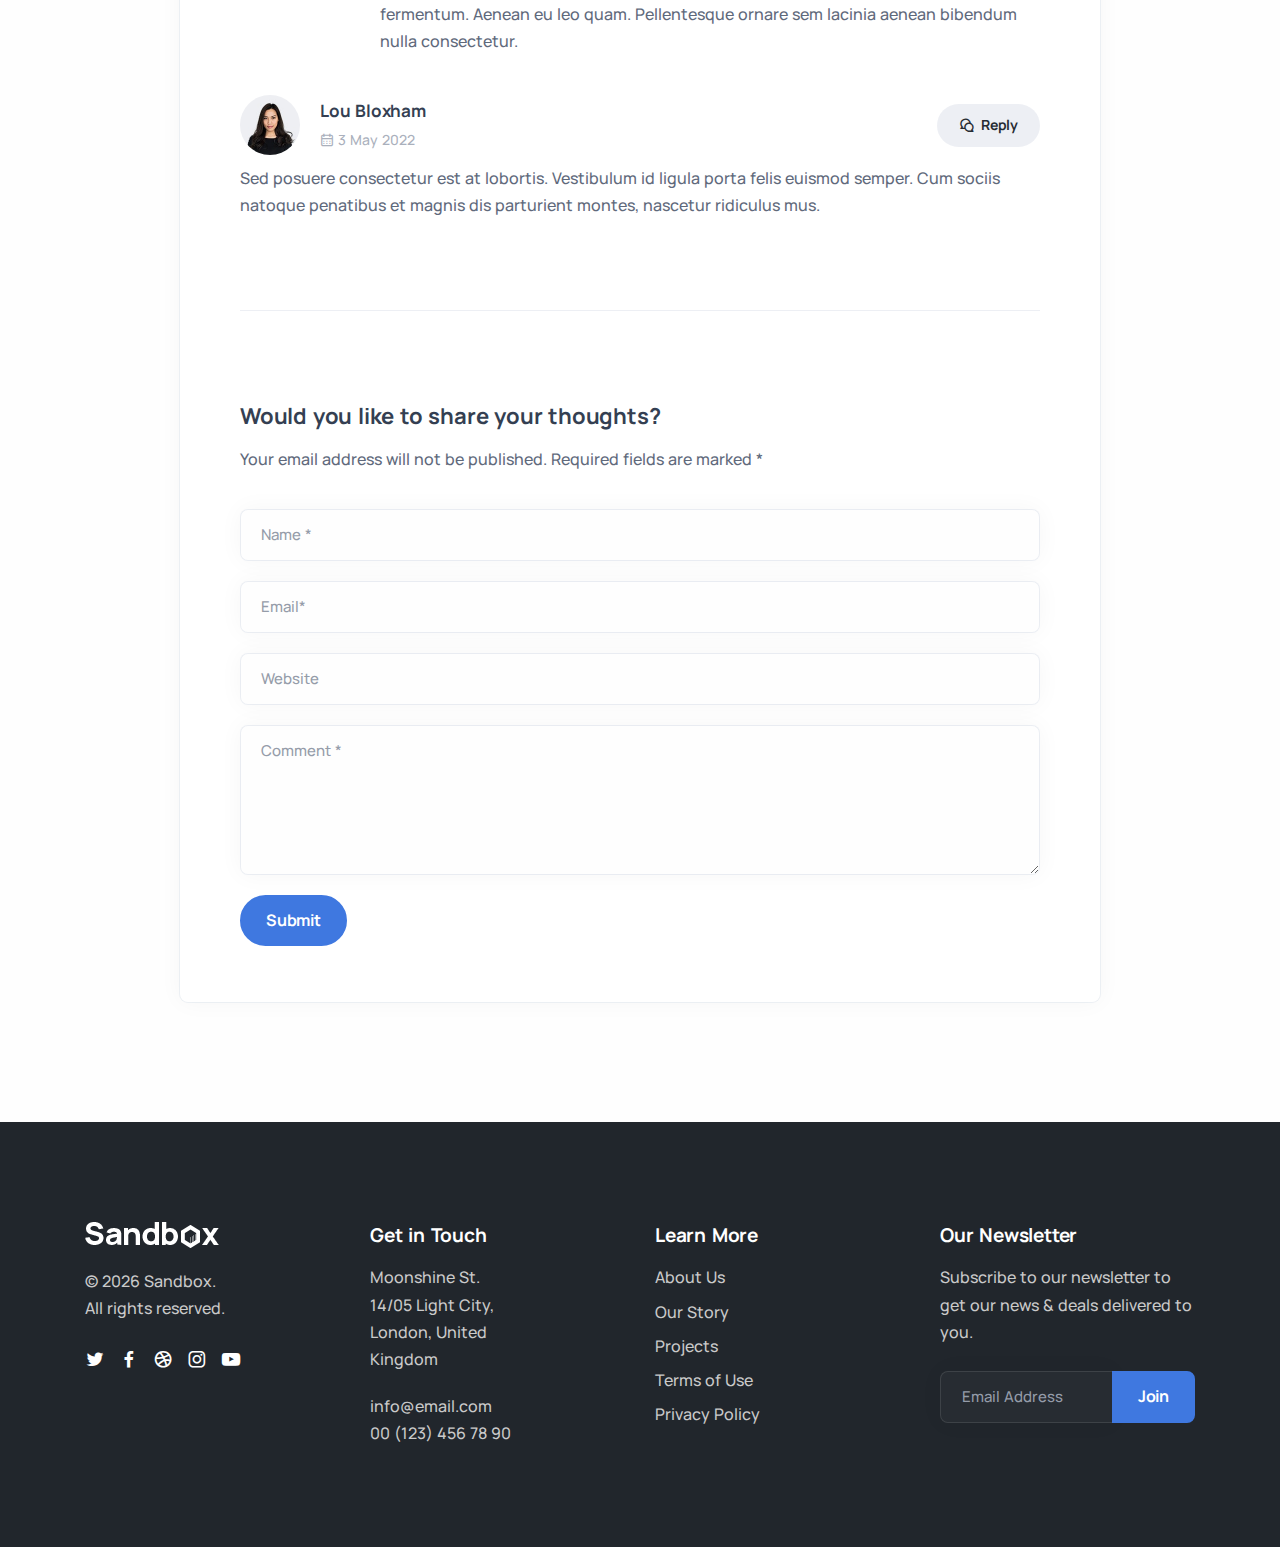
<file: blog-post.html>
<!DOCTYPE html>
<html lang="en">

<head>
  <meta charset="utf-8">
  <meta name="viewport" content="width=device-width, initial-scale=1.0">
  <meta name="description" content="An impressive and flawless site template that includes various UI elements and countless features, attractive ready-made blocks and rich pages, basically everything you need to create a unique and professional website.">
  <meta name="keywords" content="bootstrap 5, business, corporate, creative, gulp, marketing, minimal, modern, multipurpose, one page, responsive, saas, sass, seo, startup, html5 template, site template">
  <meta name="author" content="elemis">
  <title>Sandbox - Modern & Multipurpose Bootstrap 5 Template</title>
  <link rel="shortcut icon" href="./assets/img/favicon.png">
  <link rel="stylesheet" href="./assets/css/plugins.css">
  <link rel="stylesheet" href="./assets/css/style.css">
</head>

<body>
  <div class="content-wrapper">
    <header class="wrapper bg-soft-primary">
      <nav class="navbar navbar-expand-lg center-nav transparent navbar-light">
        <div class="container flex-lg-row flex-nowrap align-items-center">
          <div class="navbar-brand w-100">
            <a href="./index.html">
              <img src="./assets/img/logo.png" srcset="./assets/img/logo@2x.png 2x" alt="" />
            </a>
          </div>
          <div class="navbar-collapse offcanvas offcanvas-nav offcanvas-start">
            <div class="offcanvas-header d-lg-none">
              <h3 class="text-white fs-30 mb-0">Sandbox</h3>
              <button type="button" class="btn-close btn-close-white" data-bs-dismiss="offcanvas" aria-label="Close"></button>
            </div>
            <div class="offcanvas-body ms-lg-auto d-flex flex-column h-100">
              <ul class="navbar-nav">
                <li class="nav-item dropdown dropdown-mega">
                  <a class="nav-link dropdown-toggle" href="#" data-bs-toggle="dropdown">Demos</a>
                  <ul class="dropdown-menu mega-menu mega-menu-dark mega-menu-img">
                    <li class="mega-menu-content mega-menu-scroll">
                      <ul class="row row-cols-1 row-cols-lg-6 gx-0 gx-lg-4 gy-lg-2 list-unstyled">
                        <li class="col">
                          <a class="dropdown-item" href="./demo1.html">
                            <figure class="rounded lift d-none d-lg-block"><img src="./assets/img/demos/mi1.jpg" srcset="./assets/img/demos/mi1@2x.jpg 2x" alt=""></figure>
                            <span class="d-lg-none">Demo 1</span>
                          </a>
                        </li>
                        <li class="col">
                          <a class="dropdown-item" href="./demo2.html">
                            <figure class="rounded lift d-none d-lg-block"><img src="./assets/img/demos/mi2.jpg" srcset="./assets/img/demos/mi2@2x.jpg 2x" alt=""></figure>
                            <span class="d-lg-none">Demo 2</span>
                          </a>
                        </li>
                        <li class="col">
                          <a class="dropdown-item" href="./demo3.html">
                            <figure class="rounded lift d-none d-lg-block"><img src="./assets/img/demos/mi3.jpg" srcset="./assets/img/demos/mi3@2x.jpg 2x" alt=""></figure>
                            <span class="d-lg-none">Demo 3</span>
                          </a>
                        </li>
                        <li class="col">
                          <a class="dropdown-item" href="./demo4.html">
                            <figure class="rounded lift d-none d-lg-block"><img src="./assets/img/demos/mi4.jpg" srcset="./assets/img/demos/mi4@2x.jpg 2x" alt=""></figure>
                            <span class="d-lg-none">Demo 4</span>
                          </a>
                        </li>
                        <li class="col">
                          <a class="dropdown-item" href="./demo5.html">
                            <figure class="rounded lift d-none d-lg-block"><img src="./assets/img/demos/mi5.jpg" srcset="./assets/img/demos/mi5@2x.jpg 2x" alt=""></figure>
                            <span class="d-lg-none">Demo 5</span>
                          </a>
                        </li>
                        <li class="col">
                          <a class="dropdown-item" href="./demo6.html">
                            <figure class="rounded lift d-none d-lg-block"><img src="./assets/img/demos/mi6.jpg" srcset="./assets/img/demos/mi6@2x.jpg 2x" alt=""></figure>
                            <span class="d-lg-none">Demo 6</span>
                          </a>
                        </li>
                        <li class="col">
                          <a class="dropdown-item" href="./demo7.html">
                            <figure class="rounded lift d-none d-lg-block"><img src="./assets/img/demos/mi7.jpg" srcset="./assets/img/demos/mi7@2x.jpg 2x" alt=""></figure>
                            <span class="d-lg-none">Demo 7</span>
                          </a>
                        </li>
                        <li class="col">
                          <a class="dropdown-item" href="./demo8.html">
                            <figure class="rounded lift d-none d-lg-block"><img src="./assets/img/demos/mi8.jpg" srcset="./assets/img/demos/mi8@2x.jpg 2x" alt=""></figure>
                            <span class="d-lg-none">Demo 8</span>
                          </a>
                        </li>
                        <li class="col">
                          <a class="dropdown-item" href="./demo9.html">
                            <figure class="rounded lift d-none d-lg-block"><img src="./assets/img/demos/mi9.jpg" srcset="./assets/img/demos/mi9@2x.jpg 2x" alt=""></figure>
                            <span class="d-lg-none">Demo 9</span>
                          </a>
                        </li>
                        <li class="col">
                          <a class="dropdown-item" href="./demo10.html">
                            <figure class="rounded lift d-none d-lg-block"><img src="./assets/img/demos/mi10.jpg" srcset="./assets/img/demos/mi10@2x.jpg 2x" alt=""></figure>
                            <span class="d-lg-none">Demo 10</span>
                          </a>
                        </li>
                        <li class="col">
                          <a class="dropdown-item" href="./demo11.html">
                            <figure class="rounded lift d-none d-lg-block"><img src="./assets/img/demos/mi11.jpg" srcset="./assets/img/demos/mi11@2x.jpg 2x" alt=""></figure>
                            <span class="d-lg-none">Demo 11</span>
                          </a>
                        </li>
                        <li class="col">
                          <a class="dropdown-item" href="./demo12.html">
                            <figure class="rounded lift d-none d-lg-block"><img src="./assets/img/demos/mi12.jpg" srcset="./assets/img/demos/mi12@2x.jpg 2x" alt=""></figure>
                            <span class="d-lg-none">Demo 12</span>
                          </a>
                        </li>
                        <li class="col">
                          <a class="dropdown-item" href="./demo13.html">
                            <figure class="rounded lift d-none d-lg-block"><img src="./assets/img/demos/mi13.jpg" srcset="./assets/img/demos/mi13@2x.jpg 2x" alt=""></figure>
                            <span class="d-lg-none">Demo 13</span>
                          </a>
                        </li>
                        <li class="col">
                          <a class="dropdown-item" href="./demo14.html">
                            <figure class="rounded lift d-none d-lg-block"><img src="./assets/img/demos/mi14.jpg" srcset="./assets/img/demos/mi14@2x.jpg 2x" alt=""></figure>
                            <span class="d-lg-none">Demo 14</span>
                          </a>
                        </li>
                        <li class="col">
                          <a class="dropdown-item" href="./demo15.html">
                            <figure class="rounded lift d-none d-lg-block"><img src="./assets/img/demos/mi15.jpg" srcset="./assets/img/demos/mi15@2x.jpg 2x" alt=""></figure>
                            <span class="d-lg-none">Demo 15</span>
                          </a>
                        </li>
                        <li class="col">
                          <a class="dropdown-item" href="./demo16.html">
                            <figure class="rounded lift d-none d-lg-block"><img src="./assets/img/demos/mi16.jpg" srcset="./assets/img/demos/mi16@2x.jpg 2x" alt=""></figure>
                            <span class="d-lg-none">Demo 16</span>
                          </a>
                        </li>
                        <li class="col">
                          <a class="dropdown-item" href="./demo17.html">
                            <figure class="rounded lift d-none d-lg-block"><img src="./assets/img/demos/mi17.jpg" srcset="./assets/img/demos/mi17@2x.jpg 2x" alt=""></figure>
                            <span class="d-lg-none">Demo 17</span>
                          </a>
                        </li>
                        <li class="col">
                          <a class="dropdown-item" href="./demo18.html">
                            <figure class="rounded lift d-none d-lg-block"><img src="./assets/img/demos/mi18.jpg" srcset="./assets/img/demos/mi18@2x.jpg 2x" alt=""></figure>
                            <span class="d-lg-none">Demo 18</span>
                          </a>
                        </li>
                        <li class="col">
                          <a class="dropdown-item" href="./demo19.html">
                            <figure class="rounded lift d-none d-lg-block"><img src="./assets/img/demos/mi19.jpg" srcset="./assets/img/demos/mi19@2x.jpg 2x" alt=""></figure>
                            <span class="d-lg-none">Demo 19</span>
                          </a>
                        </li>
                        <li class="col">
                          <a class="dropdown-item" href="./demo20.html">
                            <figure class="rounded lift d-none d-lg-block"><img src="./assets/img/demos/mi20.jpg" srcset="./assets/img/demos/mi20@2x.jpg 2x" alt=""></figure>
                            <span class="d-lg-none">Demo 20</span>
                          </a>
                        </li>
                        <li class="col">
                          <a class="dropdown-item" href="./demo21.html">
                            <figure class="rounded lift d-none d-lg-block"><img src="./assets/img/demos/mi21.jpg" srcset="./assets/img/demos/mi21@2x.jpg 2x" alt=""></figure>
                            <span class="d-lg-none">Demo 21</span>
                          </a>
                        </li>
                        <li class="col">
                          <a class="dropdown-item" href="./demo22.html">
                            <figure class="rounded lift d-none d-lg-block"><img src="./assets/img/demos/mi22.jpg" srcset="./assets/img/demos/mi22@2x.jpg 2x" alt=""></figure>
                            <span class="d-lg-none">Demo 22</span>
                          </a>
                        </li>
                        <li class="col">
                          <a class="dropdown-item" href="./demo23.html">
                            <figure class="rounded lift d-none d-lg-block"><img src="./assets/img/demos/mi23.jpg" srcset="./assets/img/demos/mi23@2x.jpg 2x" alt=""></figure>
                            <span class="d-lg-none">Demo 23</span>
                          </a>
                        </li>
                        <li class="col">
                          <a class="dropdown-item" href="./demo24.html">
                            <figure class="rounded lift d-none d-lg-block"><img src="./assets/img/demos/mi24.jpg" srcset="./assets/img/demos/mi24@2x.jpg 2x" alt=""></figure>
                            <span class="d-lg-none">Demo 24</span>
                          </a>
                        </li>
                        <li class="col">
                          <a class="dropdown-item" href="./demo25.html">
                            <figure class="rounded lift d-none d-lg-block"><img src="./assets/img/demos/mi25.jpg" srcset="./assets/img/demos/mi25@2x.jpg 2x" alt=""></figure>
                            <span class="d-lg-none">Demo 25</span>
                          </a>
                        </li>
                        <li class="col">
                          <a class="dropdown-item" href="./demo26.html">
                            <figure class="rounded lift d-none d-lg-block"><img src="./assets/img/demos/mi26.jpg" srcset="./assets/img/demos/mi26@2x.jpg 2x" alt=""></figure>
                            <span class="d-lg-none">Demo 26</span>
                          </a>
                        </li>
                        <li class="col">
                          <a class="dropdown-item" href="./demo27.html">
                            <figure class="rounded lift d-none d-lg-block"><img src="./assets/img/demos/mi27.jpg" srcset="./assets/img/demos/mi27@2x.jpg 2x" alt=""></figure>
                            <span class="d-lg-none">Demo 27</span>
                          </a>
                        </li>
                        <li class="col">
                          <a class="dropdown-item" href="./demo28.html">
                            <figure class="rounded lift d-none d-lg-block"><img src="./assets/img/demos/mi28.jpg" srcset="./assets/img/demos/mi28@2x.jpg 2x" alt=""></figure>
                            <span class="d-lg-none">Demo 28</span>
                          </a>
                        </li>
                        <li class="col">
                          <a class="dropdown-item" href="./demo29.html">
                            <figure class="rounded lift d-none d-lg-block"><img src="./assets/img/demos/mi29.jpg" srcset="./assets/img/demos/mi29@2x.jpg 2x" alt=""></figure>
                            <span class="d-lg-none">Demo 29</span>
                          </a>
                        </li>
                        <li class="col">
                          <a class="dropdown-item" href="./demo30.html">
                            <figure class="rounded lift d-none d-lg-block"><img src="./assets/img/demos/mi30.jpg" srcset="./assets/img/demos/mi30@2x.jpg 2x" alt=""></figure>
                            <span class="d-lg-none">Demo 30</span>
                          </a>
                        </li>
                        <li class="col">
                          <a class="dropdown-item" href="./demo31.html">
                            <figure class="rounded lift d-none d-lg-block"><img src="./assets/img/demos/mi31.jpg" srcset="./assets/img/demos/mi31@2x.jpg 2x" alt=""></figure>
                            <span class="d-lg-none">Demo 31</span>
                          </a>
                        </li>
                        <li class="col">
                          <a class="dropdown-item" href="./demo32.html">
                            <figure class="rounded lift d-none d-lg-block"><img src="./assets/img/demos/mi32.jpg" srcset="./assets/img/demos/mi32@2x.jpg 2x" alt=""></figure>
                            <span class="d-lg-none">Demo 32</span>
                          </a>
                        </li>
                        <li class="col">
                          <a class="dropdown-item" href="./demo33.html">
                            <figure class="rounded lift d-none d-lg-block"><img src="./assets/img/demos/mi33.jpg" srcset="./assets/img/demos/mi33@2x.jpg 2x" alt=""></figure>
                            <span class="d-lg-none">Demo 33</span>
                          </a>
                        </li>
                        <li class="col">
                          <a class="dropdown-item" href="./demo34.html">
                            <figure class="rounded lift d-none d-lg-block"><img src="./assets/img/demos/mi34.jpg" srcset="./assets/img/demos/mi34@2x.jpg 2x" alt=""></figure>
                            <span class="d-lg-none">Demo 34</span>
                          </a>
                        </li>
                        <li class="col">
                          <a class="dropdown-item" href="./demo35.html">
                            <figure class="rounded lift d-none d-lg-block"><img src="./assets/img/demos/mi35.jpg" srcset="./assets/img/demos/mi35@2x.jpg 2x" alt=""></figure>
                            <span class="d-lg-none">Demo 35</span>
                          </a>
                        </li>
                        <li class="col">
                          <a class="dropdown-item" href="./demo36.html">
                            <figure class="rounded lift d-none d-lg-block"><img src="./assets/img/demos/mi36.jpg" srcset="./assets/img/demos/mi36@2x.jpg 2x" alt=""></figure>
                            <span class="d-lg-none">Demo 36</span>
                          </a>
                        </li>
                      </ul>
                      <!--/.row -->
                      <span class="d-none d-lg-flex"><i class="uil uil-direction"></i><strong>Scroll to view more</strong></span>
                    </li>
                    <!--/.mega-menu-content-->
                  </ul>
                  <!--/.dropdown-menu -->
                </li>
                <li class="nav-item dropdown">
                  <a class="nav-link dropdown-toggle" href="#" data-bs-toggle="dropdown">Pages</a>
                  <ul class="dropdown-menu">
                    <li class="dropdown dropdown-submenu dropend"><a class="dropdown-item dropdown-toggle" href="#" data-bs-toggle="dropdown">Services</a>
                      <ul class="dropdown-menu">
                        <li class="nav-item"><a class="dropdown-item" href="./services.html">Services I</a></li>
                        <li class="nav-item"><a class="dropdown-item" href="./services2.html">Services II</a></li>
                      </ul>
                    </li>
                    <li class="dropdown dropdown-submenu dropend"><a class="dropdown-item dropdown-toggle" href="#" data-bs-toggle="dropdown">About</a>
                      <ul class="dropdown-menu">
                        <li class="nav-item"><a class="dropdown-item" href="./about.html">About I</a></li>
                        <li class="nav-item"><a class="dropdown-item" href="./about2.html">About II</a></li>
                      </ul>
                    </li>
                    <li class="dropdown dropdown-submenu dropend"><a class="dropdown-item dropdown-toggle" href="#" data-bs-toggle="dropdown">Shop</a>
                      <ul class="dropdown-menu">
                        <li class="nav-item"><a class="dropdown-item" href="./shop.html">Shop I</a></li>
                        <li class="nav-item"><a class="dropdown-item" href="./shop2.html">Shop II</a></li>
                        <li class="nav-item"><a class="dropdown-item" href="./shop-product.html">Product Page</a></li>
                        <li class="nav-item"><a class="dropdown-item" href="./shop-cart.html">Shopping Cart</a></li>
                        <li class="nav-item"><a class="dropdown-item" href="./shop-checkout.html">Checkout</a></li>
                      </ul>
                    </li>
                    <li class="dropdown dropdown-submenu dropend"><a class="dropdown-item dropdown-toggle" href="#" data-bs-toggle="dropdown">Contact</a>
                      <ul class="dropdown-menu">
                        <li class="nav-item"><a class="dropdown-item" href="./contact.html">Contact I</a></li>
                        <li class="nav-item"><a class="dropdown-item" href="./contact2.html">Contact II</a></li>
                        <li class="nav-item"><a class="dropdown-item" href="./contact3.html">Contact III</a></li>
                      </ul>
                    </li>
                    <li class="dropdown dropdown-submenu dropend"><a class="dropdown-item dropdown-toggle" href="#" data-bs-toggle="dropdown">Career</a>
                      <ul class="dropdown-menu">
                        <li class="nav-item"><a class="dropdown-item" href="./career.html">Job Listing I</a></li>
                        <li class="nav-item"><a class="dropdown-item" href="./career2.html">Job Listing II</a></li>
                        <li class="nav-item"><a class="dropdown-item" href="./career-job.html">Job Description</a></li>
                      </ul>
                    </li>
                    <li class="dropdown dropdown-submenu dropend"><a class="dropdown-item dropdown-toggle" href="#" data-bs-toggle="dropdown">Utility</a>
                      <ul class="dropdown-menu">
                        <li class="nav-item"><a class="dropdown-item" href="./404.html">404 Not Found</a></li>
                        <li class="nav-item"><a class="dropdown-item" href="./page-loader.html">Page Loader</a></li>
                        <li class="nav-item"><a class="dropdown-item" href="./signin.html">Sign In I</a></li>
                        <li class="nav-item"><a class="dropdown-item" href="./signin2.html">Sign In II</a></li>
                        <li class="nav-item"><a class="dropdown-item" href="./signup.html">Sign Up I</a></li>
                        <li class="nav-item"><a class="dropdown-item" href="./signup2.html">Sign Up II</a></li>
                        <li class="nav-item"><a class="dropdown-item" href="./terms.html">Terms</a></li>
                      </ul>
                    </li>
                    <li class="nav-item"><a class="dropdown-item" href="./pricing.html">Pricing</a></li>
                    <li class="nav-item"><a class="dropdown-item" href="./onepage.html">One Page</a></li>
                  </ul>
                </li>
                <li class="nav-item dropdown">
                  <a class="nav-link dropdown-toggle" href="#" data-bs-toggle="dropdown">Projects</a>
                  <div class="dropdown-menu dropdown-lg">
                    <div class="dropdown-lg-content">
                      <div>
                        <h6 class="dropdown-header">Project Pages</h6>
                        <ul class="list-unstyled">
                          <li><a class="dropdown-item" href="./projects.html">Projects I</a></li>
                          <li><a class="dropdown-item" href="./projects2.html">Projects II</a></li>
                          <li><a class="dropdown-item" href="./projects3.html">Projects III</a></li>
                          <li><a class="dropdown-item" href="./projects4.html">Projects IV</a></li>
                        </ul>
                      </div>
                      <!-- /.column -->
                      <div>
                        <h6 class="dropdown-header">Single Projects</h6>
                        <ul class="list-unstyled">
                          <li><a class="dropdown-item" href="./single-project.html">Single Project I</a></li>
                          <li><a class="dropdown-item" href="./single-project2.html">Single Project II</a></li>
                          <li><a class="dropdown-item" href="./single-project3.html">Single Project III</a></li>
                          <li><a class="dropdown-item" href="./single-project4.html">Single Project IV</a></li>
                        </ul>
                      </div>
                      <!-- /.column -->
                    </div>
                    <!-- /auto-column -->
                  </div>
                </li>
                <li class="nav-item dropdown">
                  <a class="nav-link dropdown-toggle" href="#" data-bs-toggle="dropdown">Blog</a>
                  <ul class="dropdown-menu">
                    <li class="nav-item"><a class="dropdown-item" href="./blog.html">Blog without Sidebar</a></li>
                    <li class="nav-item"><a class="dropdown-item" href="./blog2.html">Blog with Sidebar</a></li>
                    <li class="nav-item"><a class="dropdown-item" href="./blog3.html">Blog with Left Sidebar</a></li>
                    <li class="dropdown dropdown-submenu dropend"><a class="dropdown-item dropdown-toggle" href="#" data-bs-toggle="dropdown">Blog Posts</a>
                      <ul class="dropdown-menu">
                        <li class="nav-item"><a class="dropdown-item" href="./blog-post.html">Post without Sidebar</a></li>
                        <li class="nav-item"><a class="dropdown-item" href="./blog-post2.html">Post with Sidebar</a></li>
                        <li class="nav-item"><a class="dropdown-item" href="./blog-post3.html">Post with Left Sidebar</a></li>
                      </ul>
                    </li>
                  </ul>
                </li>
                <li class="nav-item dropdown dropdown-mega">
                  <a class="nav-link dropdown-toggle" href="#" data-bs-toggle="dropdown">Blocks</a>
                  <ul class="dropdown-menu mega-menu mega-menu-dark mega-menu-img">
                    <li class="mega-menu-content">
                      <ul class="row row-cols-1 row-cols-lg-6 gx-0 gx-lg-6 gy-lg-4 list-unstyled">
                        <li class="col"><a class="dropdown-item" href="./docs/blocks/about.html">
                            <div class="rounded img-svg d-none d-lg-block p-4 mb-lg-2"><img class="rounded-0" src="./assets/img/demos/block1.svg" alt=""></div>
                            <span>About</span>
                          </a>
                        </li>
                        <li class="col"><a class="dropdown-item" href="./docs/blocks/blog.html">
                            <div class="rounded img-svg d-none d-lg-block p-4 mb-lg-2"><img class="rounded-0" src="./assets/img/demos/block2.svg" alt=""></div>
                            <span>Blog</span>
                          </a>
                        </li>
                        <li class="col"><a class="dropdown-item" href="./docs/blocks/call-to-action.html">
                            <div class="rounded img-svg d-none d-lg-block p-4 mb-lg-2"><img class="rounded-0" src="./assets/img/demos/block3.svg" alt=""></div>
                            <span>Call to Action</span>
                          </a>
                        </li>
                        <li class="col"><a class="dropdown-item" href="./docs/blocks/clients.html">
                            <div class="rounded img-svg d-none d-lg-block p-4 mb-lg-2"><img class="rounded-0" src="./assets/img/demos/block4.svg" alt=""></div>
                            <span>Clients</span>
                          </a>
                        </li>
                        <li class="col"><a class="dropdown-item" href="./docs/blocks/contact.html">
                            <div class="rounded img-svg d-none d-lg-block p-4 mb-lg-2"><img class="rounded-0" src="./assets/img/demos/block5.svg" alt=""></div>
                            <span>Contact</span>
                          </a>
                        </li>
                        <li class="col"><a class="dropdown-item" href="./docs/blocks/facts.html">
                            <div class="rounded img-svg d-none d-lg-block p-4 mb-lg-2"><img class="rounded-0" src="./assets/img/demos/block6.svg" alt=""></div>
                            <span>Facts</span>
                          </a>
                        </li>
                        <li class="col"><a class="dropdown-item" href="./docs/blocks/faq.html">
                            <div class="rounded img-svg d-none d-lg-block p-4 mb-lg-2"><img class="rounded-0" src="./assets/img/demos/block7.svg" alt=""></div>
                            <span>FAQ</span>
                          </a>
                        </li>
                        <li class="col"><a class="dropdown-item" href="./docs/blocks/features.html">
                            <div class="rounded img-svg d-none d-lg-block p-4 mb-lg-2"><img class="rounded-0" src="./assets/img/demos/block8.svg" alt=""></div>
                            <span>Features</span>
                          </a>
                        </li>
                        <li class="col"><a class="dropdown-item" href="./docs/blocks/footer.html">
                            <div class="rounded img-svg d-none d-lg-block p-4 mb-lg-2"><img class="rounded-0" src="./assets/img/demos/block9.svg" alt=""></div>
                            <span>Footer</span>
                          </a>
                        </li>
                        <li class="col"><a class="dropdown-item" href="./docs/blocks/hero.html">
                            <div class="rounded img-svg d-none d-lg-block p-4 mb-lg-2"><img class="rounded-0" src="./assets/img/demos/block10.svg" alt=""></div>
                            <span>Hero</span>
                          </a>
                        </li>
                        <li class="col"><a class="dropdown-item" href="./docs/blocks/misc.html">
                            <div class="rounded img-svg d-none d-lg-block p-4 mb-lg-2"><img class="rounded-0" src="./assets/img/demos/block17.svg" alt=""></div>
                            <span>Misc</span>
                          </a>
                        </li>
                        <li class="col"><a class="dropdown-item" href="./docs/blocks/navbar.html">
                            <div class="rounded img-svg d-none d-lg-block p-4 mb-lg-2"><img class="rounded-0" src="./assets/img/demos/block11.svg" alt=""></div>
                            <span>Navbar</span>
                          </a>
                        </li>
                        <li class="col"><a class="dropdown-item" href="./docs/blocks/portfolio.html">
                            <div class="rounded img-svg d-none d-lg-block p-4 mb-lg-2"><img class="rounded-0" src="./assets/img/demos/block12.svg" alt=""></div>
                            <span>Portfolio</span>
                          </a>
                        </li>
                        <li class="col"><a class="dropdown-item" href="./docs/blocks/pricing.html">
                            <div class="rounded img-svg d-none d-lg-block p-4 mb-lg-2"><img class="rounded-0" src="./assets/img/demos/block13.svg" alt=""></div>
                            <span>Pricing</span>
                          </a>
                        </li>
                        <li class="col"><a class="dropdown-item" href="./docs/blocks/process.html">
                            <div class="rounded img-svg d-none d-lg-block p-4 mb-lg-2"><img class="rounded-0" src="./assets/img/demos/block14.svg" alt=""></div>
                            <span>Process</span>
                          </a>
                        </li>
                        <li class="col"><a class="dropdown-item" href="./docs/blocks/team.html">
                            <div class="rounded img-svg d-none d-lg-block p-4 mb-lg-2"><img class="rounded-0" src="./assets/img/demos/block15.svg" alt=""></div>
                            <span>Team</span>
                          </a>
                        </li>
                        <li class="col"><a class="dropdown-item" href="./docs/blocks/testimonials.html">
                            <div class="rounded img-svg d-none d-lg-block p-4 mb-lg-2"><img class="rounded-0" src="./assets/img/demos/block16.svg" alt=""></div>
                            <span>Testimonials</span>
                          </a>
                        </li>
                      </ul>
                      <!--/.row -->
                    </li>
                    <!--/.mega-menu-content-->
                  </ul>
                  <!--/.dropdown-menu -->
                </li>
                <li class="nav-item dropdown dropdown-mega">
                  <a class="nav-link dropdown-toggle" href="#" data-bs-toggle="dropdown">Documentation</a>
                  <ul class="dropdown-menu mega-menu">
                    <li class="mega-menu-content">
                      <div class="row gx-0 gx-lg-3">
                        <div class="col-lg-4">
                          <h6 class="dropdown-header">Usage</h6>
                          <ul class="list-unstyled cc-2 pb-lg-1">
                            <li><a class="dropdown-item" href="./docs/index.html">Get Started</a></li>
                            <li><a class="dropdown-item" href="./docs/forms.html">Forms</a></li>
                            <li><a class="dropdown-item" href="./docs/faq.html">FAQ</a></li>
                            <li><a class="dropdown-item" href="./docs/changelog.html">Changelog</a></li>
                            <li><a class="dropdown-item" href="./docs/credits.html">Credits</a></li>
                          </ul>
                          <h6 class="dropdown-header mt-lg-6">Styleguide</h6>
                          <ul class="list-unstyled cc-2">
                            <li><a class="dropdown-item" href="./docs/styleguide/colors.html">Colors</a></li>
                            <li><a class="dropdown-item" href="./docs/styleguide/fonts.html">Fonts</a></li>
                            <li><a class="dropdown-item" href="./docs/styleguide/icons-svg.html">SVG Icons</a></li>
                            <li><a class="dropdown-item" href="./docs/styleguide/icons-font.html">Font Icons</a></li>
                            <li><a class="dropdown-item" href="./docs/styleguide/illustrations.html">Illustrations</a></li>
                            <li><a class="dropdown-item" href="./docs/styleguide/backgrounds.html">Backgrounds</a></li>
                            <li><a class="dropdown-item" href="./docs/styleguide/misc.html">Misc</a></li>
                          </ul>
                        </div>
                        <!--/column -->
                        <div class="col-lg-8">
                          <h6 class="dropdown-header">Elements</h6>
                          <ul class="list-unstyled cc-3">
                            <li><a class="dropdown-item" href="./docs/elements/accordion.html">Accordion</a></li>
                            <li><a class="dropdown-item" href="./docs/elements/alerts.html">Alerts</a></li>
                            <li><a class="dropdown-item" href="./docs/elements/animations.html">Animations</a></li>
                            <li><a class="dropdown-item" href="./docs/elements/avatars.html">Avatars</a></li>
                            <li><a class="dropdown-item" href="./docs/elements/background.html">Background</a></li>
                            <li><a class="dropdown-item" href="./docs/elements/badges.html">Badges</a></li>
                            <li><a class="dropdown-item" href="./docs/elements/buttons.html">Buttons</a></li>
                            <li><a class="dropdown-item" href="./docs/elements/card.html">Card</a></li>
                            <li><a class="dropdown-item" href="./docs/elements/carousel.html">Carousel</a></li>
                            <li><a class="dropdown-item" href="./docs/elements/dividers.html">Dividers</a></li>
                            <li><a class="dropdown-item" href="./docs/elements/form-elements.html">Form Elements</a></li>
                            <li><a class="dropdown-item" href="./docs/elements/image-hover.html">Image Hover</a></li>
                            <li><a class="dropdown-item" href="./docs/elements/image-mask.html">Image Mask</a></li>
                            <li><a class="dropdown-item" href="./docs/elements/lightbox.html">Lightbox</a></li>
                            <li><a class="dropdown-item" href="./docs/elements/player.html">Media Player</a></li>
                            <li><a class="dropdown-item" href="./docs/elements/modal.html">Modal</a></li>
                            <li><a class="dropdown-item" href="./docs/elements/pagination.html">Pagination</a></li>
                            <li><a class="dropdown-item" href="./docs/elements/progressbar.html">Progressbar</a></li>
                            <li><a class="dropdown-item" href="./docs/elements/shadows.html">Shadows</a></li>
                            <li><a class="dropdown-item" href="./docs/elements/shapes.html">Shapes</a></li>
                            <li><a class="dropdown-item" href="./docs/elements/tables.html">Tables</a></li>
                            <li><a class="dropdown-item" href="./docs/elements/tabs.html">Tabs</a></li>
                            <li><a class="dropdown-item" href="./docs/elements/text-animations.html">Text Animations</a></li>
                            <li><a class="dropdown-item" href="./docs/elements/text-highlight.html">Text Highlight</a></li>
                            <li><a class="dropdown-item" href="./docs/elements/tiles.html">Tiles</a></li>
                            <li><a class="dropdown-item" href="./docs/elements/tooltips-popovers.html">Tooltips & Popovers</a></li>
                            <li><a class="dropdown-item" href="./docs/elements/typography.html">Typography</a></li>
                          </ul>
                        </div>
                        <!--/column -->
                      </div>
                      <!--/.row -->
                    </li>
                    <!--/.mega-menu-content-->
                  </ul>
                  <!--/.dropdown-menu -->
                </li>
              </ul>
              <!-- /.navbar-nav -->
              <div class="offcanvas-footer d-lg-none">
                <div>
                  <a href="mailto:first.last@email.com" class="link-inverse">info@email.com</a>
                  <br /> 00 (123) 456 78 90 <br />
                  <nav class="nav social social-white mt-4">
                    <a href="#"><i class="uil uil-twitter"></i></a>
                    <a href="#"><i class="uil uil-facebook-f"></i></a>
                    <a href="#"><i class="uil uil-dribbble"></i></a>
                    <a href="#"><i class="uil uil-instagram"></i></a>
                    <a href="#"><i class="uil uil-youtube"></i></a>
                  </nav>
                  <!-- /.social -->
                </div>
              </div>
              <!-- /.offcanvas-footer -->
            </div>
            <!-- /.offcanvas-body -->
          </div>
          <!-- /.navbar-collapse -->
          <div class="navbar-other w-100 d-flex ms-auto">
            <ul class="navbar-nav flex-row align-items-center ms-auto">
              <li class="nav-item"><a class="nav-link" data-bs-toggle="offcanvas" data-bs-target="#offcanvas-search"><i class="uil uil-search"></i></a></li>
              <li class="nav-item d-none d-md-block">
                <a href="./contact.html" class="btn btn-sm btn-primary rounded-pill">Contact</a>
              </li>
              <li class="nav-item d-lg-none">
                <button class="hamburger offcanvas-nav-btn"><span></span></button>
              </li>
            </ul>
            <!-- /.navbar-nav -->
          </div>
          <!-- /.navbar-other -->
        </div>
        <!-- /.container -->
      </nav>
      <!-- /.navbar -->
      <div class="offcanvas offcanvas-top bg-light" id="offcanvas-search" data-bs-scroll="true">
        <div class="container d-flex flex-row py-6">
          <form class="search-form w-100">
            <input id="search-form" type="text" class="form-control" placeholder="Type keyword and hit enter">
          </form>
          <!-- /.search-form -->
          <button type="button" class="btn-close" data-bs-dismiss="offcanvas" aria-label="Close"></button>
        </div>
        <!-- /.container -->
      </div>
      <!-- /.offcanvas -->
    </header>
    <!-- /header -->
    <section class="wrapper bg-soft-primary">
      <div class="container pt-10 pb-19 pt-md-14 pb-md-20 text-center">
        <div class="row">
          <div class="col-md-10 col-xl-8 mx-auto">
            <div class="post-header">
              <div class="post-category text-line">
                <a href="#" class="hover" rel="category">Teamwork</a>
              </div>
              <!-- /.post-category -->
              <h1 class="display-1 mb-4">Commodo Dolor Bibendum Parturient Cursus Mollis</h1>
              <ul class="post-meta mb-5">
                <li class="post-date"><i class="uil uil-calendar-alt"></i><span>5 Jul 2022</span></li>
                <li class="post-author"><a href="#"><i class="uil uil-user"></i><span>By Sandbox</span></a></li>
                <li class="post-comments"><a href="#"><i class="uil uil-comment"></i>3<span> Comments</span></a></li>
                <li class="post-likes"><a href="#"><i class="uil uil-heart-alt"></i>3<span> Likes</span></a></li>
              </ul>
              <!-- /.post-meta -->
            </div>
            <!-- /.post-header -->
          </div>
          <!-- /column -->
        </div>
        <!-- /.row -->
      </div>
      <!-- /.container -->
    </section>
    <!-- /section -->
    <section class="wrapper bg-light">
      <div class="container pb-14 pb-md-16">
        <div class="row">
          <div class="col-lg-10 mx-auto">
            <div class="blog single mt-n17">
              <div class="card">
                <figure class="card-img-top"><img src="./assets/img/photos/b1.jpg" alt="" /></figure>
                <div class="card-body">
                  <div class="classic-view">
                    <article class="post">
                      <div class="post-content mb-5">
                        <h2 class="h1 mb-4">Cras mattis consectetur purus fermentum</h2>
                        <p>Fusce dapibus, tellus ac cursus commodo, tortor mauris condimentum nibh, ut fermentum massa justo sit amet. Vivamus sagittis lacus vel augue laoreet rutrum faucibus dolor auctor. Cras mattis consectetur purus sit amet fermentum. Aenean lacinia bibendum nulla sed consectetur. Curabitur blandit tempus porttitor. Vivamus sagittis lacus vel augue laoreet rutrum faucibus dolor auctor. Nullam quis risus eget porta ac consectetur vestibulum.</p>
                        <p>Donec sed odio dui consectetur adipiscing elit. Etiam adipiscing tincidunt elit, eu convallis felis suscipit ut. Phasellus rhoncus tincidunt auctor. Nullam eu sagittis mauris. Donec non dolor ac elit aliquam tincidunt at at sapien. Aenean tortor libero, condimentum ac laoreet vitae, varius tempor nisi. Duis non arcu vel lectus urna mollis ornare vel eu leo.</p>
                        <div class="row g-6 mt-3 mb-10">
                          <div class="col-md-6">
                            <figure class="hover-scale rounded cursor-dark"><a href="./assets/img/photos/b8-full.jpg" data-glightbox="title: Heading; description: Purus Vulputate Sem Tellus Quam" data-gallery="post"> <img src="./assets/img/photos/b8.jpg" alt="" /></a></figure>
                          </div>
                          <!--/column -->
                          <div class="col-md-6">
                            <figure class="hover-scale rounded cursor-dark"><a href="./assets/img/photos/b9-full.jpg" data-glightbox data-gallery="post"> <img src="./assets/img/photos/b9.jpg" alt="" /></a></figure>
                          </div>
                          <!--/column -->
                          <div class="col-md-6">
                            <figure class="hover-scale rounded cursor-dark"><a href="./assets/img/photos/b10-full.jpg" data-glightbox data-gallery="post"> <img src="./assets/img/photos/b10.jpg" alt="" /></a></figure>
                          </div>
                          <!--/column -->
                          <div class="col-md-6">
                            <figure class="hover-scale rounded cursor-dark"><a href="./assets/img/photos/b11-full.jpg" data-glightbox data-gallery="post"> <img src="./assets/img/photos/b11.jpg" alt="" /></a></figure>
                          </div>
                          <!--/column -->
                        </div>
                        <!-- /.row -->
                        <p>Maecenas sed diam eget risus varius blandit sit amet non magna. Cum sociis natoque penatibus et magnis dis parturient montes, nascetur ridiculus mus. Donec sed odio dui. Nulla vitae elit libero, a pharetra augue. Maecenas faucibus mollis interdum. Donec id elit non mi porta gravida at eget metus. Nullam quis risus eget urna mollis ornare vel eu leo. Lorem ipsum dolor sit amet, consectetur adipiscing elit. Sed posuere consectetur est at lobortis. Cras mattis consectetur purus sit amet fermentum. Praesent commodo cursus magna.</p>
                        <blockquote class="fs-lg my-8">
                          <p>Sed posuere consectetur est at lobortis. Lorem ipsum dolor sit amet, consectetur adipiscing elit. Duis mollis, est non commodo luctus, nisi erat porttitor ligula lacinia odio sem nec elit purus.</p>
                          <footer class="blockquote-footer">Very important person</footer>
                        </blockquote>
                        <h3 class="h2 mb-4">Sit Vulputate Bibendum Purus</h3>
                        <p>Fusce dapibus, tellus ac cursus commodo, tortor mauris condimentum nibh, ut fermentum massa justo sit amet risus. Aenean lacinia bibendum nulla sed consectetur. Cras mattis consectetur purus sit amet fermentum. Praesent commodo cursus magna, vel scelerisque nisl consectetur et. Vestibulum id ligula porta felis euismod semper.</p>
                        <p>Fusce dapibus, tellus ac cursus commodo, tortor mauris condimentum nibh, ut fermentum massa justo sit amet risus. Donec sed odio dui. Cras justo odio, dapibus ac facilisis in, egestas eget quam. Fusce dapibus, tellus ac cursus commodo, tortor mauris condimentum nibh, ut fermentum massa justo sit amet risus. Sed posuere consectetur est at lobortis. Donec id elit non mi porta gravida at eget metus. Nulla vitae elit libero, a pharetra augue. Cum sociis natoque penatibus et magnis dis parturient montes, nascetur ridiculus mus. Fusce dapibus, tellus ac cursus commodo, tortor mauris condimentum nibh.</p>
                      </div>
                      <!-- /.post-content -->
                      <div class="post-footer d-md-flex flex-md-row justify-content-md-between align-items-center mt-8">
                        <div>
                          <ul class="list-unstyled tag-list mb-0">
                            <li><a href="#" class="btn btn-soft-ash btn-sm rounded-pill mb-0">Still Life</a></li>
                            <li><a href="#" class="btn btn-soft-ash btn-sm rounded-pill mb-0">Urban</a></li>
                            <li><a href="#" class="btn btn-soft-ash btn-sm rounded-pill mb-0">Nature</a></li>
                          </ul>
                        </div>
                        <div class="mb-0 mb-md-2">
                          <div class="dropdown share-dropdown btn-group">
                            <button class="btn btn-sm btn-red rounded-pill btn-icon btn-icon-start dropdown-toggle mb-0 me-0" data-bs-toggle="dropdown" aria-haspopup="true" aria-expanded="false">
                              <i class="uil uil-share-alt"></i> Share </button>
                            <div class="dropdown-menu">
                              <a class="dropdown-item" href="#"><i class="uil uil-twitter"></i>Twitter</a>
                              <a class="dropdown-item" href="#"><i class="uil uil-facebook-f"></i>Facebook</a>
                              <a class="dropdown-item" href="#"><i class="uil uil-linkedin"></i>Linkedin</a>
                            </div>
                            <!--/.dropdown-menu -->
                          </div>
                          <!--/.share-dropdown -->
                        </div>
                      </div>
                      <!-- /.post-footer -->
                    </article>
                    <!-- /.post -->
                  </div>
                  <!-- /.classic-view -->
                  <hr />
                  <div class="author-info d-md-flex align-items-center mb-3">
                    <div class="d-flex align-items-center">
                      <figure class="user-avatar"><img class="rounded-circle" alt="" src="./assets/img/avatars/u5.jpg" /></figure>
                      <div>
                        <h6><a href="#" class="link-dark">Nikolas Brooten</a></h6>
                        <span class="post-meta fs-15">Sales Manager</span>
                      </div>
                    </div>
                    <div class="mt-3 mt-md-0 ms-auto">
                      <a href="#" class="btn btn-sm btn-soft-ash rounded-pill btn-icon btn-icon-start mb-0"><i class="uil uil-file-alt"></i> All Posts</a>
                    </div>
                  </div>
                  <!-- /.author-info -->
                  <p>Fusce dapibus, tellus ac cursus commodo, tortor mauris condimentum nibh, ut fermentum massa justo sit amet risus. Maecenas faucibus mollis interdum. Fusce dapibus, tellus ac. Maecenas faucibus mollis interdum.</p>
                  <nav class="nav social">
                    <a href="#"><i class="uil uil-twitter"></i></a>
                    <a href="#"><i class="uil uil-facebook-f"></i></a>
                    <a href="#"><i class="uil uil-dribbble"></i></a>
                    <a href="#"><i class="uil uil-instagram"></i></a>
                    <a href="#"><i class="uil uil-youtube"></i></a>
                  </nav>
                  <!-- /.social -->
                  <hr />
                  <h3 class="mb-6">You Might Also Like</h3>
                  <div class="swiper-container blog grid-view mb-16" data-margin="30" data-dots="true" data-items-md="2" data-items-xs="1">
                    <div class="swiper">
                      <div class="swiper-wrapper">
                        <div class="swiper-slide">
                          <article>
                            <figure class="overlay overlay-1 hover-scale rounded mb-5"><a href="#"> <img src="./assets/img/photos/b4.jpg" alt="" /></a>
                              <figcaption>
                                <h5 class="from-top mb-0">Read More</h5>
                              </figcaption>
                            </figure>
                            <div class="post-header">
                              <div class="post-category text-line">
                                <a href="#" class="hover" rel="category">Coding</a>
                              </div>
                              <!-- /.post-category -->
                              <h2 class="post-title h3 mt-1 mb-3"><a class="link-dark" href="./blog-post.html">Ligula tristique quis risus</a></h2>
                            </div>
                            <!-- /.post-header -->
                            <div class="post-footer">
                              <ul class="post-meta mb-0">
                                <li class="post-date"><i class="uil uil-calendar-alt"></i><span>14 Apr 2022</span></li>
                                <li class="post-comments"><a href="#"><i class="uil uil-comment"></i>4</a></li>
                              </ul>
                              <!-- /.post-meta -->
                            </div>
                            <!-- /.post-footer -->
                          </article>
                          <!-- /article -->
                        </div>
                        <!--/.swiper-slide -->
                        <div class="swiper-slide">
                          <article>
                            <figure class="overlay overlay-1 hover-scale rounded mb-5"><a href="#"> <img src="./assets/img/photos/b5.jpg" alt="" /></a>
                              <figcaption>
                                <h5 class="from-top mb-0">Read More</h5>
                              </figcaption>
                            </figure>
                            <div class="post-header">
                              <div class="post-category text-line">
                                <a href="#" class="hover" rel="category">Workspace</a>
                              </div>
                              <!-- /.post-category -->
                              <h2 class="post-title h3 mt-1 mb-3"><a class="link-dark" href="./blog-post.html">Nullam id dolor elit id nibh</a></h2>
                            </div>
                            <!-- /.post-header -->
                            <div class="post-footer">
                              <ul class="post-meta mb-0">
                                <li class="post-date"><i class="uil uil-calendar-alt"></i><span>29 Mar 2022</span></li>
                                <li class="post-comments"><a href="#"><i class="uil uil-comment"></i>3</a></li>
                              </ul>
                              <!-- /.post-meta -->
                            </div>
                            <!-- /.post-footer -->
                          </article>
                          <!-- /article -->
                        </div>
                        <!--/.swiper-slide -->
                        <div class="swiper-slide">
                          <article>
                            <figure class="overlay overlay-1 hover-scale rounded mb-5"><a href="#"> <img src="./assets/img/photos/b6.jpg" alt="" /></a>
                              <figcaption>
                                <h5 class="from-top mb-0">Read More</h5>
                              </figcaption>
                            </figure>
                            <div class="post-header">
                              <div class="post-category text-line">
                                <a href="#" class="hover" rel="category">Meeting</a>
                              </div>
                              <!-- /.post-category -->
                              <h2 class="post-title h3 mt-1 mb-3"><a class="link-dark" href="./blog-post.html">Ultricies fusce porta elit</a></h2>
                            </div>
                            <!-- /.post-header -->
                            <div class="post-footer">
                              <ul class="post-meta mb-0">
                                <li class="post-date"><i class="uil uil-calendar-alt"></i><span>26 Feb 2022</span></li>
                                <li class="post-comments"><a href="#"><i class="uil uil-comment"></i>6</a></li>
                              </ul>
                              <!-- /.post-meta -->
                            </div>
                            <!-- /.post-footer -->
                          </article>
                          <!-- /article -->
                        </div>
                        <!--/.swiper-slide -->
                        <div class="swiper-slide">
                          <article>
                            <figure class="overlay overlay-1 hover-scale rounded mb-5"><a href="#"> <img src="./assets/img/photos/b7.jpg" alt="" /></a>
                              <figcaption>
                                <h5 class="from-top mb-0">Read More</h5>
                              </figcaption>
                            </figure>
                            <div class="post-header">
                              <div class="post-category text-line">
                                <a href="#" class="hover" rel="category">Business Tips</a>
                              </div>
                              <!-- /.post-category -->
                              <h2 class="post-title h3 mt-1 mb-3"><a class="link-dark" href="./blog-post.html">Morbi leo risus porta eget</a></h2>
                            </div>
                            <div class="post-footer">
                              <ul class="post-meta mb-0">
                                <li class="post-date"><i class="uil uil-calendar-alt"></i><span>7 Jan 2022</span></li>
                                <li class="post-comments"><a href="#"><i class="uil uil-comment"></i>2</a></li>
                              </ul>
                              <!-- /.post-meta -->
                            </div>
                            <!-- /.post-footer -->
                          </article>
                          <!-- /article -->
                        </div>
                        <!--/.swiper-slide -->
                      </div>
                      <!--/.swiper-wrapper -->
                    </div>
                    <!-- /.swiper -->
                  </div>
                  <!-- /.swiper-container -->
                  <hr />
                  <div id="comments">
                    <h3 class="mb-6">5 Comments</h3>
                    <ol id="singlecomments" class="commentlist">
                      <li class="comment">
                        <div class="comment-header d-md-flex align-items-center">
                          <div class="d-flex align-items-center">
                            <figure class="user-avatar"><img class="rounded-circle" alt="" src="./assets/img/avatars/u1.jpg" /></figure>
                            <div>
                              <h6 class="comment-author"><a href="#" class="link-dark">Connor Gibson</a></h6>
                              <ul class="post-meta">
                                <li><i class="uil uil-calendar-alt"></i>14 Jan 2022</li>
                              </ul>
                              <!-- /.post-meta -->
                            </div>
                            <!-- /div -->
                          </div>
                          <!-- /div -->
                          <div class="mt-3 mt-md-0 ms-auto">
                            <a href="#" class="btn btn-soft-ash btn-sm rounded-pill btn-icon btn-icon-start mb-0"><i class="uil uil-comments"></i> Reply</a>
                          </div>
                          <!-- /div -->
                        </div>
                        <!-- /.comment-header -->
                        <p>Aenean eu leo quam. Pellentesque ornare sem lacinia quam venenatis vestibulum. Duis mollis, est non commodo luctus, nisi erat porttitor ligula, eget lacinia odio sem nec elit. Sed posuere consectetur est at lobortis integer posuere erat ante.</p>
                      </li>
                      <li class="comment">
                        <div class="comment-header d-md-flex align-items-center">
                          <div class="d-flex align-items-center">
                            <figure class="user-avatar"><img class="rounded-circle" alt="" src="./assets/img/avatars/u2.jpg" /></figure>
                            <div>
                              <h6 class="comment-author"><a href="#" class="link-dark">Nikolas Brooten</a></h6>
                              <ul class="post-meta">
                                <li><i class="uil uil-calendar-alt"></i>21 Feb 2022</li>
                              </ul>
                              <!-- /.post-meta -->
                            </div>
                            <!-- /div -->
                          </div>
                          <!-- /div -->
                          <div class="mt-3 mt-md-0 ms-auto">
                            <a href="#" class="btn btn-soft-ash btn-sm rounded-pill btn-icon btn-icon-start mb-0"><i class="uil uil-comments"></i> Reply</a>
                          </div>
                          <!-- /div -->
                        </div>
                        <!-- /.comment-header -->
                        <p>Quisque tristique tincidunt metus non aliquam. Quisque ac risus sit amet quam sollicitudin vestibulum vitae malesuada libero. Mauris magna elit, suscipit non ornare et, blandit a tellus. Pellentesque dignissim ornare faucibus mollis.</p>
                        <ul class="children">
                          <li class="comment">
                            <div class="comment-header d-md-flex align-items-center">
                              <div class="d-flex align-items-center">
                                <figure class="user-avatar"><img class="rounded-circle" alt="" src="./assets/img/avatars/u3.jpg" /></figure>
                                <div>
                                  <h6 class="comment-author"><a href="#" class="link-dark">Pearce Frye</a></h6>
                                  <ul class="post-meta">
                                    <li><i class="uil uil-calendar-alt"></i>22 Feb 2022</li>
                                  </ul>
                                  <!-- /.post-meta -->
                                </div>
                                <!-- /div -->
                              </div>
                              <!-- /div -->
                              <div class="mt-3 mt-md-0 ms-auto">
                                <a href="#" class="btn btn-soft-ash btn-sm rounded-pill btn-icon btn-icon-start mb-0"><i class="uil uil-comments"></i> Reply</a>
                              </div>
                              <!-- /div -->
                            </div>
                            <!-- /.comment-header -->
                            <p>Cras mattis consectetur purus sit amet fermentum. Integer posuere erat a ante venenatis dapibus posuere velit aliquet. Etiam porta sem malesuada magna mollis.</p>
                            <ul class="children">
                              <li class="comment">
                                <div class="comment-header d-md-flex align-items-center">
                                  <div class="d-flex align-items-center">
                                    <figure class="user-avatar"><img class="rounded-circle" alt="" src="./assets/img/avatars/u2.jpg" /></figure>
                                    <div>
                                      <h6 class="comment-author"><a href="#" class="link-dark">Nikolas Brooten</a></h6>
                                      <ul class="post-meta">
                                        <li><i class="uil uil-calendar-alt"></i>4 Apr 2022</li>
                                      </ul>
                                      <!-- /.post-meta -->
                                    </div>
                                    <!-- /div -->
                                  </div>
                                  <!-- /div -->
                                  <div class="mt-3 mt-md-0 ms-auto">
                                    <a href="#" class="btn btn-soft-ash btn-sm rounded-pill btn-icon btn-icon-start mb-0"><i class="uil uil-comments"></i> Reply</a>
                                  </div>
                                  <!-- /div -->
                                </div>
                                <!-- /.comment-header -->
                                <p>Nullam id dolor id nibh ultricies vehicula ut id. Cras mattis consectetur purus sit amet fermentum. Aenean eu leo quam. Pellentesque ornare sem lacinia aenean bibendum nulla consectetur.</p>
                              </li>
                            </ul>
                          </li>
                        </ul>
                      </li>
                      <li class="comment">
                        <div class="comment-header d-md-flex align-items-center">
                          <div class="d-flex align-items-center">
                            <figure class="user-avatar"><img class="rounded-circle" alt="" src="./assets/img/avatars/u4.jpg" /></figure>
                            <div>
                              <h6 class="comment-author"><a href="#" class="link-dark">Lou Bloxham</a></h6>
                              <ul class="post-meta">
                                <li><i class="uil uil-calendar-alt"></i>3 May 2022</li>
                              </ul>
                              <!-- /.post-meta -->
                            </div>
                            <!-- /div -->
                          </div>
                          <!-- /div -->
                          <div class="mt-3 mt-md-0 ms-auto">
                            <a href="#" class="btn btn-soft-ash btn-sm rounded-pill btn-icon btn-icon-start mb-0"><i class="uil uil-comments"></i> Reply</a>
                          </div>
                          <!-- /div -->
                        </div>
                        <!-- /.comment-header -->
                        <p>Sed posuere consectetur est at lobortis. Vestibulum id ligula porta felis euismod semper. Cum sociis natoque penatibus et magnis dis parturient montes, nascetur ridiculus mus.</p>
                      </li>
                    </ol>
                  </div>
                  <!-- /#comments -->
                  <hr />
                  <h3 class="mb-3">Would you like to share your thoughts?</h3>
                  <p class="mb-7">Your email address will not be published. Required fields are marked *</p>
                  <form class="comment-form">
                    <div class="form-floating mb-4">
                      <input type="text" class="form-control" placeholder="Name*" id="c-name">
                      <label for="c-name">Name *</label>
                    </div>
                    <div class="form-floating mb-4">
                      <input type="email" class="form-control" placeholder="Email*" id="c-email">
                      <label for="c-email">Email*</label>
                    </div>
                    <div class="form-floating mb-4">
                      <input type="text" class="form-control" placeholder="Website" id="c-web">
                      <label for="c-web">Website</label>
                    </div>
                    <div class="form-floating mb-4">
                      <textarea name="textarea" class="form-control" placeholder="Comment" style="height: 150px"></textarea>
                      <label>Comment *</label>
                    </div>
                    <button type="submit" class="btn btn-primary rounded-pill mb-0">Submit</button>
                  </form>
                  <!-- /.comment-form -->
                </div>
                <!-- /.card-body -->
              </div>
              <!-- /.card -->
            </div>
            <!-- /.blog -->
          </div>
          <!-- /column -->
        </div>
        <!-- /.row -->
      </div>
      <!-- /.container -->
    </section>
    <!-- /section -->
  </div>
  <!-- /.content-wrapper -->
  <footer class="bg-dark text-inverse">
    <div class="container py-13 py-md-15">
      <div class="row gy-6 gy-lg-0">
        <div class="col-md-4 col-lg-3">
          <div class="widget">
            <img class="mb-4" src="./assets/img/logo-light.png" srcset="./assets/img/logo-light@2x.png 2x" alt="" />
            <p class="mb-4">© <script>
                document.write(new Date().getUTCFullYear());
              </script> Sandbox. <br class="d-none d-lg-block" />All rights reserved.</p>
            <nav class="nav social social-white">
              <a href="#"><i class="uil uil-twitter"></i></a>
              <a href="#"><i class="uil uil-facebook-f"></i></a>
              <a href="#"><i class="uil uil-dribbble"></i></a>
              <a href="#"><i class="uil uil-instagram"></i></a>
              <a href="#"><i class="uil uil-youtube"></i></a>
            </nav>
            <!-- /.social -->
          </div>
          <!-- /.widget -->
        </div>
        <!-- /column -->
        <div class="col-md-4 col-lg-3">
          <div class="widget">
            <h4 class="widget-title text-white mb-3">Get in Touch</h4>
            <address class="pe-xl-15 pe-xxl-17">Moonshine St. 14/05 Light City, London, United Kingdom</address>
            <a href="mailto:#">info@email.com</a><br /> 00 (123) 456 78 90
          </div>
          <!-- /.widget -->
        </div>
        <!-- /column -->
        <div class="col-md-4 col-lg-3">
          <div class="widget">
            <h4 class="widget-title text-white mb-3">Learn More</h4>
            <ul class="list-unstyled  mb-0">
              <li><a href="#">About Us</a></li>
              <li><a href="#">Our Story</a></li>
              <li><a href="#">Projects</a></li>
              <li><a href="#">Terms of Use</a></li>
              <li><a href="#">Privacy Policy</a></li>
            </ul>
          </div>
          <!-- /.widget -->
        </div>
        <!-- /column -->
        <div class="col-md-12 col-lg-3">
          <div class="widget">
            <h4 class="widget-title text-white mb-3">Our Newsletter</h4>
            <p class="mb-5">Subscribe to our newsletter to get our news & deals delivered to you.</p>
            <div class="newsletter-wrapper">
              <!-- Begin Mailchimp Signup Form -->
              <div id="mc_embed_signup2">
                <form action="https://elemisfreebies.us20.list-manage.com/subscribe/post?u=aa4947f70a475ce162057838d&amp;id=b49ef47a9a" method="post" id="mc-embedded-subscribe-form2" name="mc-embedded-subscribe-form" class="validate dark-fields" target="_blank" novalidate>
                  <div id="mc_embed_signup_scroll2">
                    <div class="mc-field-group input-group form-floating">
                      <input type="email" value="" name="EMAIL" class="required email form-control" placeholder="Email Address" id="mce-EMAIL2">
                      <label for="mce-EMAIL2">Email Address</label>
                      <input type="submit" value="Join" name="subscribe" id="mc-embedded-subscribe2" class="btn btn-primary ">
                    </div>
                    <div id="mce-responses2" class="clear">
                      <div class="response" id="mce-error-response2" style="display:none"></div>
                      <div class="response" id="mce-success-response2" style="display:none"></div>
                    </div> <!-- real people should not fill this in and expect good things - do not remove this or risk form bot signups-->
                    <div style="position: absolute; left: -5000px;" aria-hidden="true"><input type="text" name="b_ddc180777a163e0f9f66ee014_4b1bcfa0bc" tabindex="-1" value=""></div>
                    <div class="clear"></div>
                  </div>
                </form>
              </div>
              <!--End mc_embed_signup-->
            </div>
            <!-- /.newsletter-wrapper -->
          </div>
          <!-- /.widget -->
        </div>
        <!-- /column -->
      </div>
      <!--/.row -->
    </div>
    <!-- /.container -->
  </footer>
  <div class="progress-wrap">
    <svg class="progress-circle svg-content" width="100%" height="100%" viewBox="-1 -1 102 102">
      <path d="M50,1 a49,49 0 0,1 0,98 a49,49 0 0,1 0,-98" />
    </svg>
  </div>
  <script src="./assets/js/plugins.js"></script>
  <script src="./assets/js/theme.js"></script>
</body>

</html>
</file>
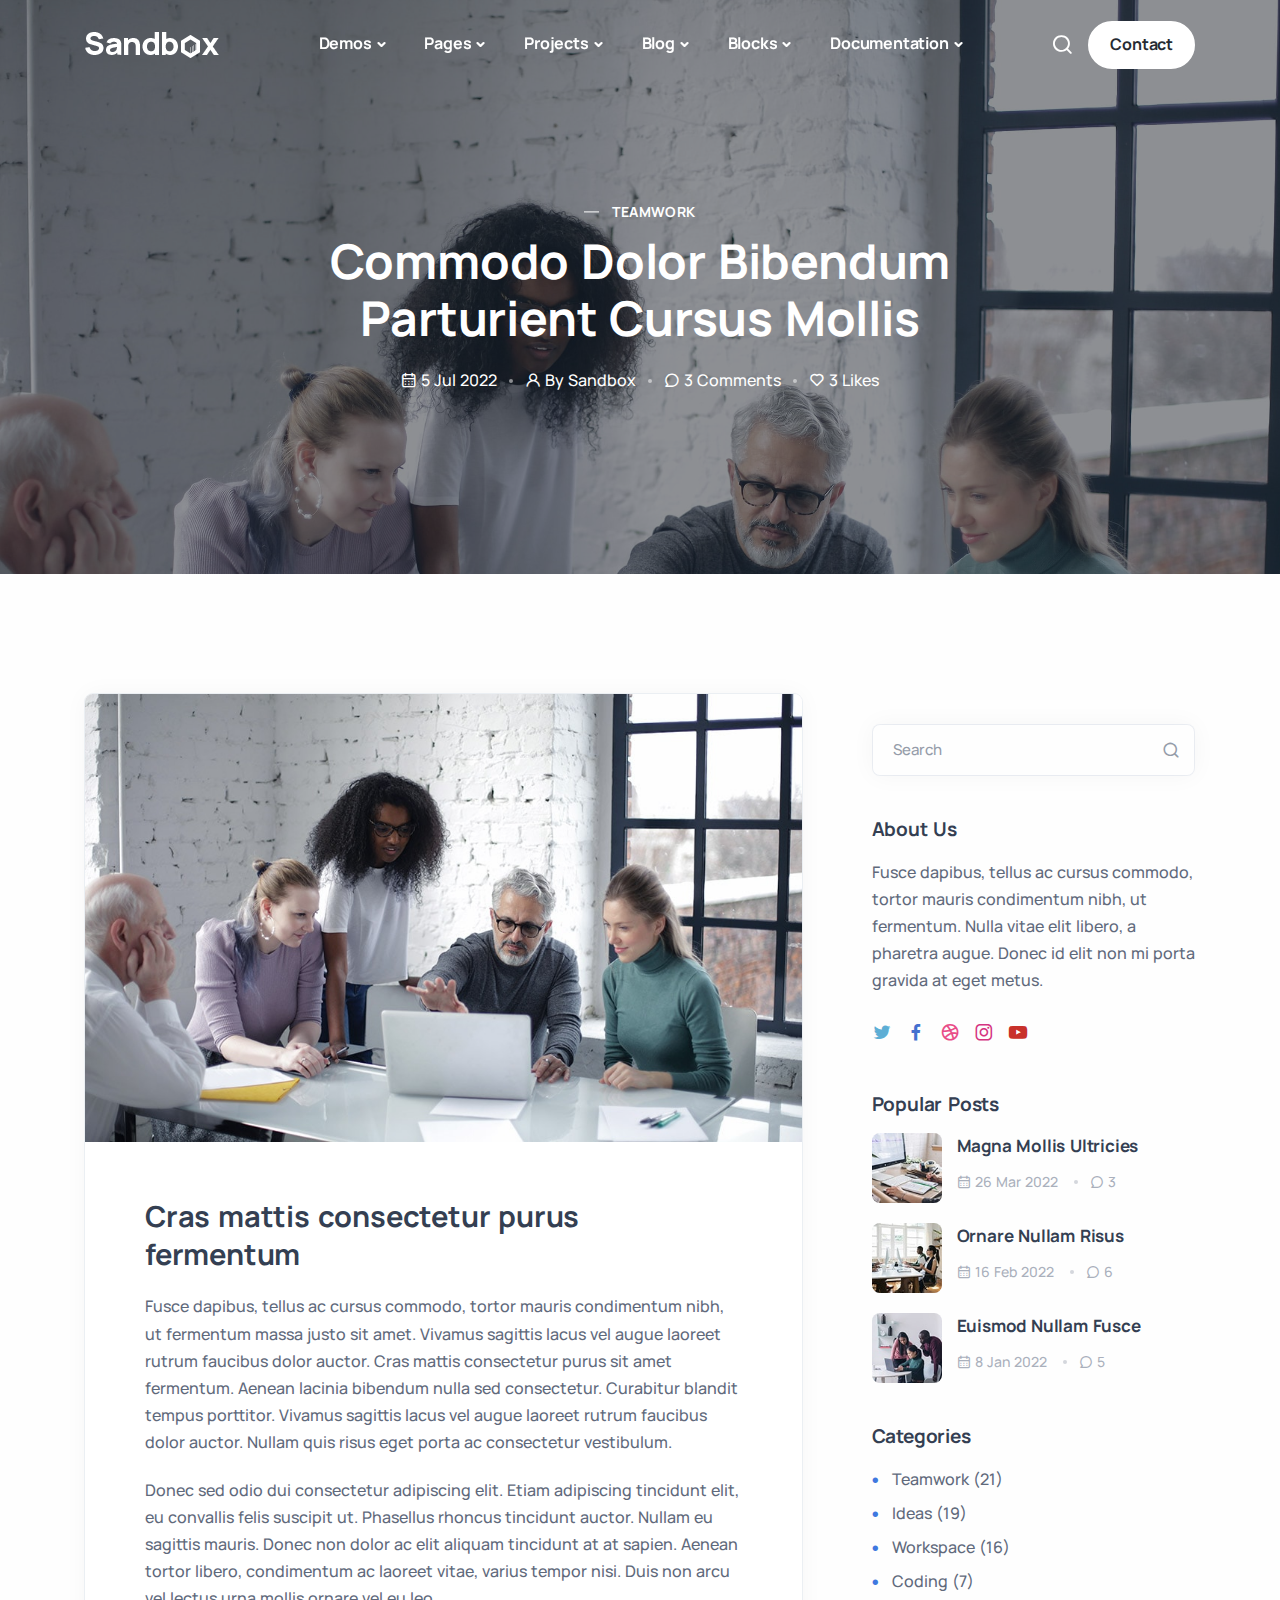
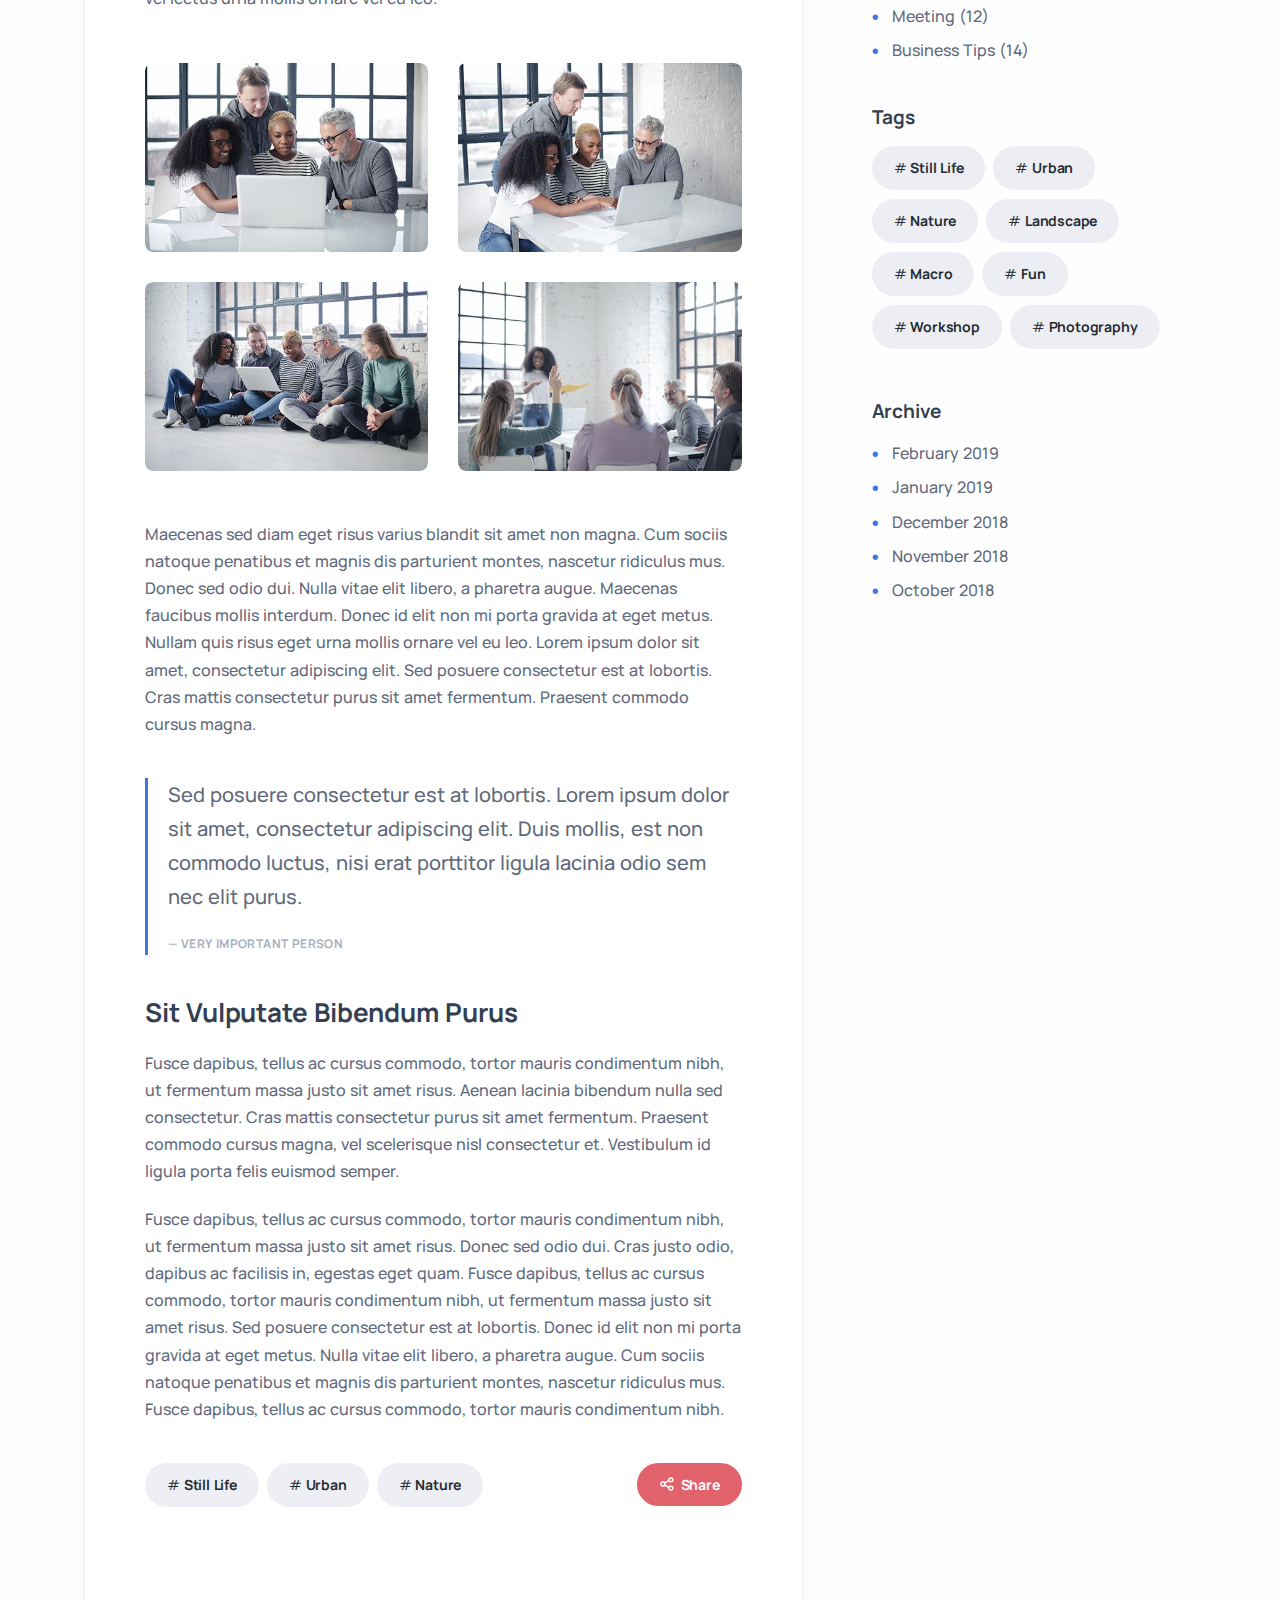
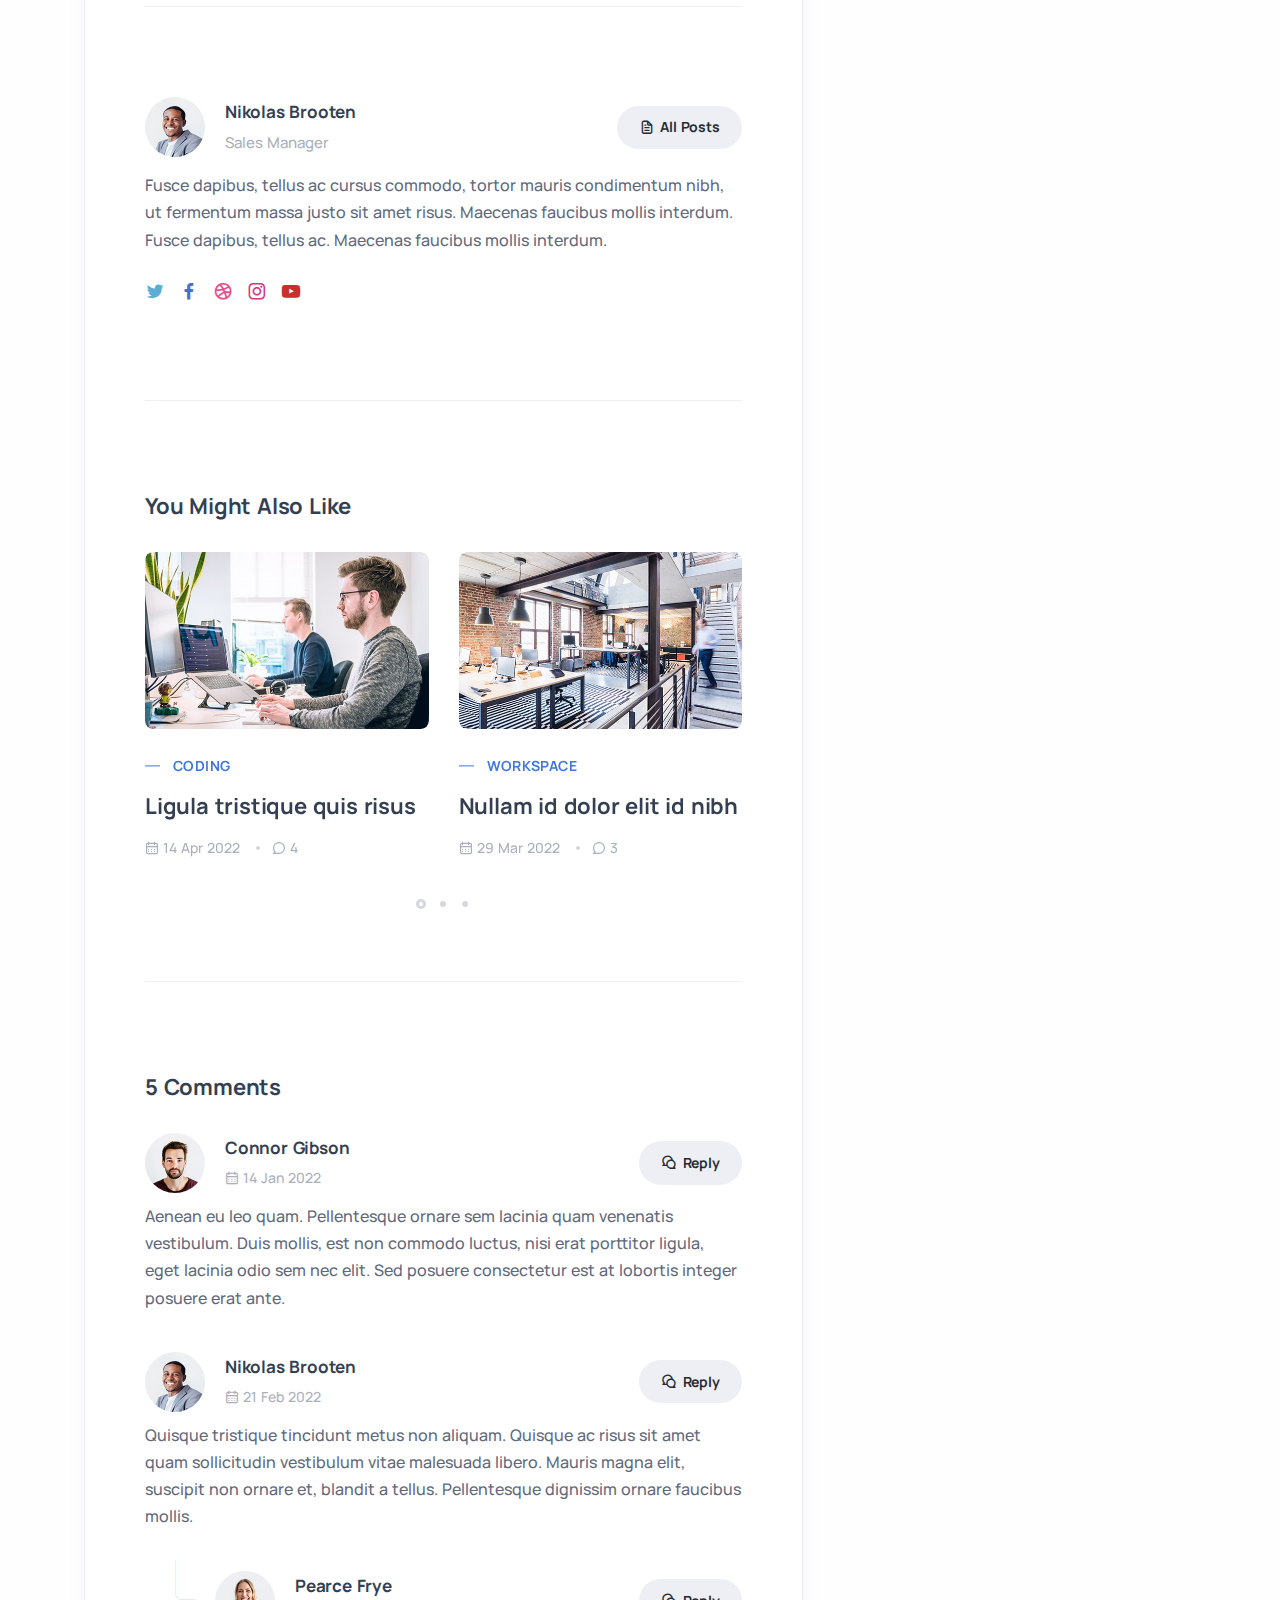
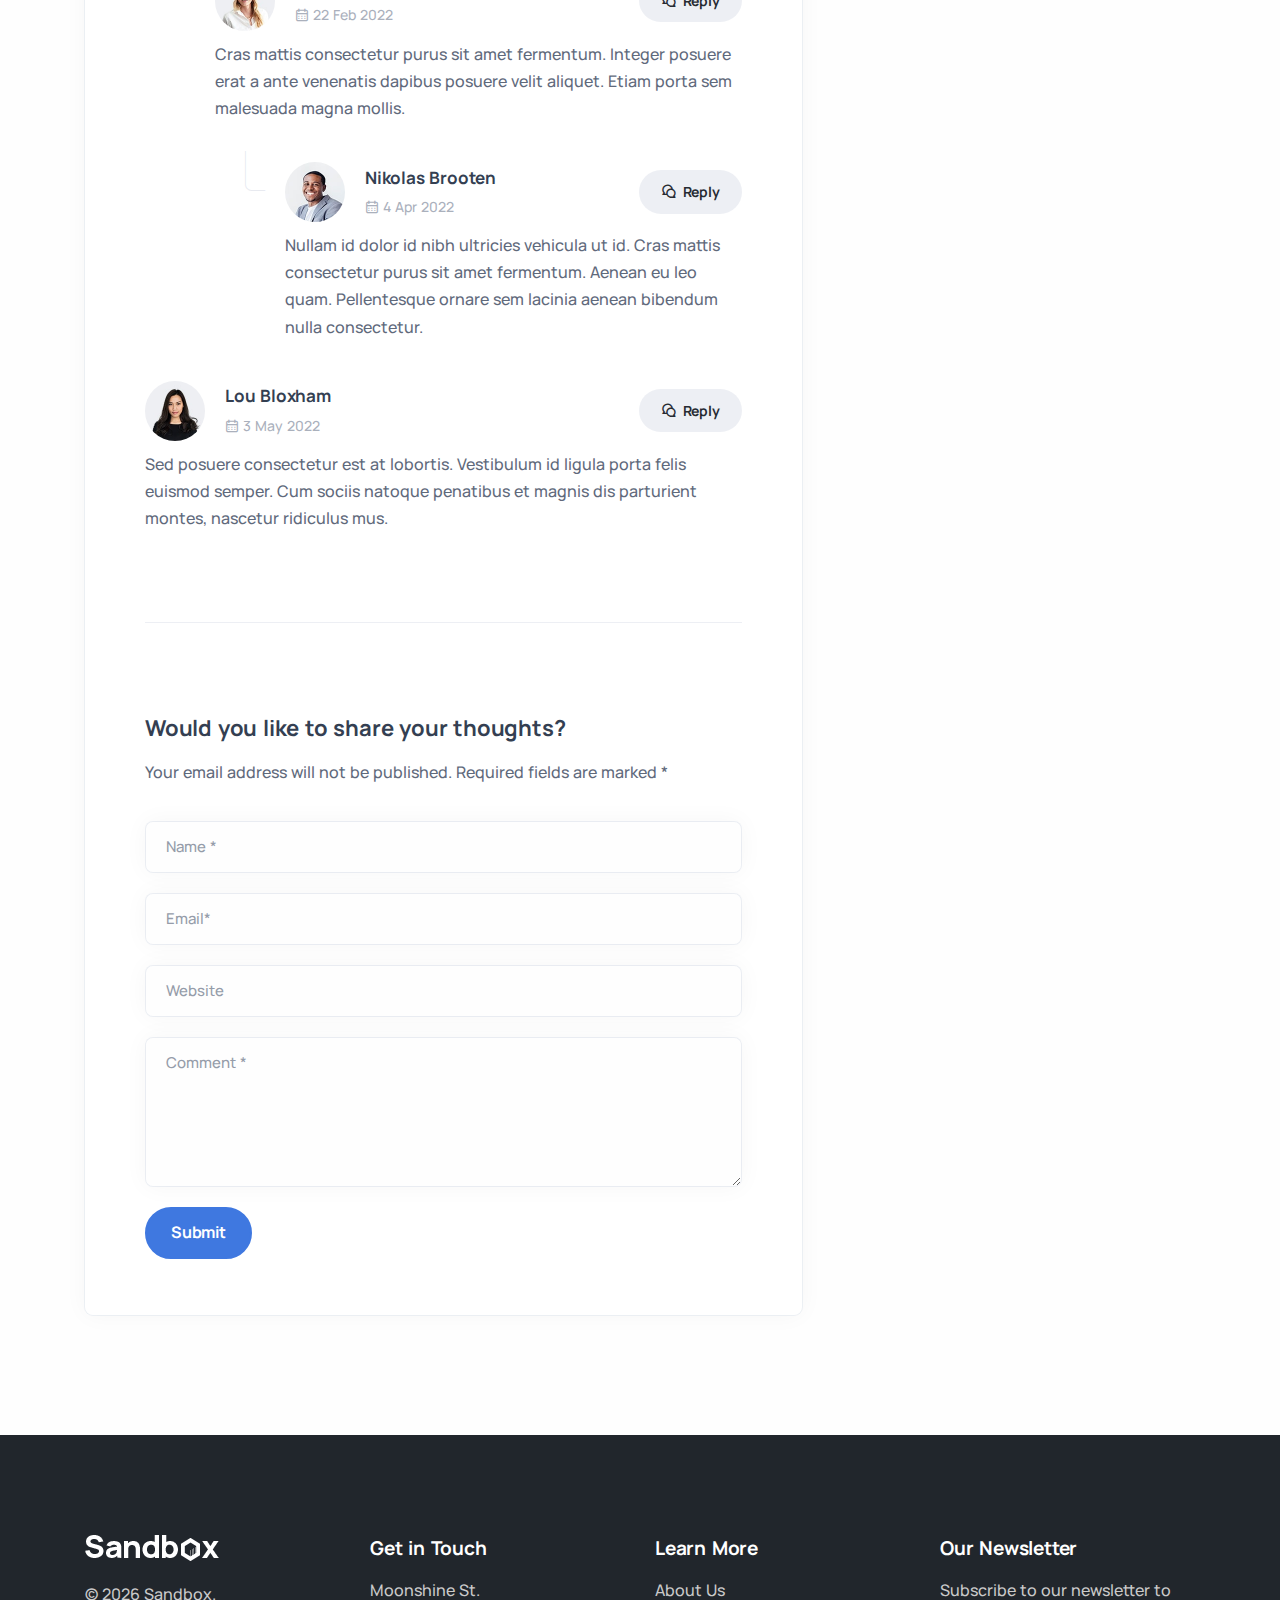
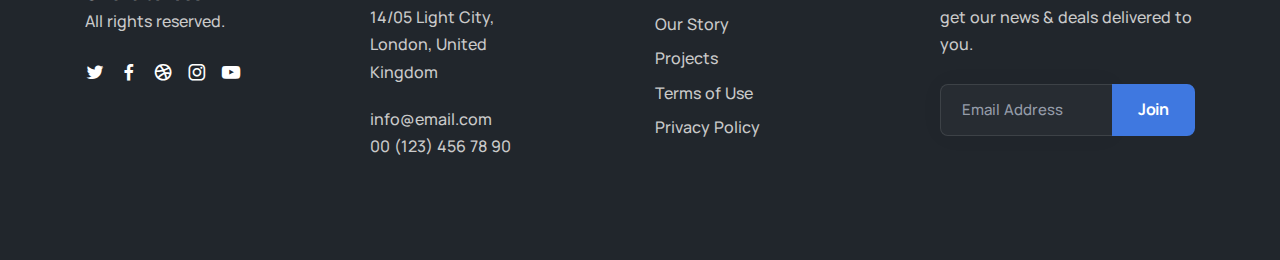
<file: blog-post2.html>
<!DOCTYPE html>
<html lang="en">

<head>
  <meta charset="utf-8">
  <meta name="viewport" content="width=device-width, initial-scale=1.0">
  <meta name="description" content="An impressive and flawless site template that includes various UI elements and countless features, attractive ready-made blocks and rich pages, basically everything you need to create a unique and professional website.">
  <meta name="keywords" content="bootstrap 5, business, corporate, creative, gulp, marketing, minimal, modern, multipurpose, one page, responsive, saas, sass, seo, startup, html5 template, site template">
  <meta name="author" content="elemis">
  <title>Sandbox - Modern & Multipurpose Bootstrap 5 Template</title>
  <link rel="shortcut icon" href="./assets/img/favicon.png">
  <link rel="stylesheet" href="./assets/css/plugins.css">
  <link rel="stylesheet" href="./assets/css/style.css">
</head>

<body>
  <div class="content-wrapper">
    <header class="wrapper bg-soft-primary">
      <nav class="navbar navbar-expand-lg center-nav transparent position-absolute navbar-dark">
        <div class="container flex-lg-row flex-nowrap align-items-center">
          <div class="navbar-brand w-100">
            <a href="./index.html">
              <img class="logo-dark" src="./assets/img/logo.png" srcset="./assets/img/logo@2x.png 2x" alt="" />
              <img class="logo-light" src="./assets/img/logo-light.png" srcset="./assets/img/logo-light@2x.png 2x" alt="" />
            </a>
          </div>
          <div class="navbar-collapse offcanvas offcanvas-nav offcanvas-start">
            <div class="offcanvas-header d-lg-none">
              <h3 class="text-white fs-30 mb-0">Sandbox</h3>
              <button type="button" class="btn-close btn-close-white" data-bs-dismiss="offcanvas" aria-label="Close"></button>
            </div>
            <div class="offcanvas-body ms-lg-auto d-flex flex-column h-100">
              <ul class="navbar-nav">
                <li class="nav-item dropdown dropdown-mega">
                  <a class="nav-link dropdown-toggle" href="#" data-bs-toggle="dropdown">Demos</a>
                  <ul class="dropdown-menu mega-menu mega-menu-dark mega-menu-img">
                    <li class="mega-menu-content mega-menu-scroll">
                      <ul class="row row-cols-1 row-cols-lg-6 gx-0 gx-lg-4 gy-lg-2 list-unstyled">
                        <li class="col">
                          <a class="dropdown-item" href="./demo1.html">
                            <figure class="rounded lift d-none d-lg-block"><img src="./assets/img/demos/mi1.jpg" srcset="./assets/img/demos/mi1@2x.jpg 2x" alt=""></figure>
                            <span class="d-lg-none">Demo 1</span>
                          </a>
                        </li>
                        <li class="col">
                          <a class="dropdown-item" href="./demo2.html">
                            <figure class="rounded lift d-none d-lg-block"><img src="./assets/img/demos/mi2.jpg" srcset="./assets/img/demos/mi2@2x.jpg 2x" alt=""></figure>
                            <span class="d-lg-none">Demo 2</span>
                          </a>
                        </li>
                        <li class="col">
                          <a class="dropdown-item" href="./demo3.html">
                            <figure class="rounded lift d-none d-lg-block"><img src="./assets/img/demos/mi3.jpg" srcset="./assets/img/demos/mi3@2x.jpg 2x" alt=""></figure>
                            <span class="d-lg-none">Demo 3</span>
                          </a>
                        </li>
                        <li class="col">
                          <a class="dropdown-item" href="./demo4.html">
                            <figure class="rounded lift d-none d-lg-block"><img src="./assets/img/demos/mi4.jpg" srcset="./assets/img/demos/mi4@2x.jpg 2x" alt=""></figure>
                            <span class="d-lg-none">Demo 4</span>
                          </a>
                        </li>
                        <li class="col">
                          <a class="dropdown-item" href="./demo5.html">
                            <figure class="rounded lift d-none d-lg-block"><img src="./assets/img/demos/mi5.jpg" srcset="./assets/img/demos/mi5@2x.jpg 2x" alt=""></figure>
                            <span class="d-lg-none">Demo 5</span>
                          </a>
                        </li>
                        <li class="col">
                          <a class="dropdown-item" href="./demo6.html">
                            <figure class="rounded lift d-none d-lg-block"><img src="./assets/img/demos/mi6.jpg" srcset="./assets/img/demos/mi6@2x.jpg 2x" alt=""></figure>
                            <span class="d-lg-none">Demo 6</span>
                          </a>
                        </li>
                        <li class="col">
                          <a class="dropdown-item" href="./demo7.html">
                            <figure class="rounded lift d-none d-lg-block"><img src="./assets/img/demos/mi7.jpg" srcset="./assets/img/demos/mi7@2x.jpg 2x" alt=""></figure>
                            <span class="d-lg-none">Demo 7</span>
                          </a>
                        </li>
                        <li class="col">
                          <a class="dropdown-item" href="./demo8.html">
                            <figure class="rounded lift d-none d-lg-block"><img src="./assets/img/demos/mi8.jpg" srcset="./assets/img/demos/mi8@2x.jpg 2x" alt=""></figure>
                            <span class="d-lg-none">Demo 8</span>
                          </a>
                        </li>
                        <li class="col">
                          <a class="dropdown-item" href="./demo9.html">
                            <figure class="rounded lift d-none d-lg-block"><img src="./assets/img/demos/mi9.jpg" srcset="./assets/img/demos/mi9@2x.jpg 2x" alt=""></figure>
                            <span class="d-lg-none">Demo 9</span>
                          </a>
                        </li>
                        <li class="col">
                          <a class="dropdown-item" href="./demo10.html">
                            <figure class="rounded lift d-none d-lg-block"><img src="./assets/img/demos/mi10.jpg" srcset="./assets/img/demos/mi10@2x.jpg 2x" alt=""></figure>
                            <span class="d-lg-none">Demo 10</span>
                          </a>
                        </li>
                        <li class="col">
                          <a class="dropdown-item" href="./demo11.html">
                            <figure class="rounded lift d-none d-lg-block"><img src="./assets/img/demos/mi11.jpg" srcset="./assets/img/demos/mi11@2x.jpg 2x" alt=""></figure>
                            <span class="d-lg-none">Demo 11</span>
                          </a>
                        </li>
                        <li class="col">
                          <a class="dropdown-item" href="./demo12.html">
                            <figure class="rounded lift d-none d-lg-block"><img src="./assets/img/demos/mi12.jpg" srcset="./assets/img/demos/mi12@2x.jpg 2x" alt=""></figure>
                            <span class="d-lg-none">Demo 12</span>
                          </a>
                        </li>
                        <li class="col">
                          <a class="dropdown-item" href="./demo13.html">
                            <figure class="rounded lift d-none d-lg-block"><img src="./assets/img/demos/mi13.jpg" srcset="./assets/img/demos/mi13@2x.jpg 2x" alt=""></figure>
                            <span class="d-lg-none">Demo 13</span>
                          </a>
                        </li>
                        <li class="col">
                          <a class="dropdown-item" href="./demo14.html">
                            <figure class="rounded lift d-none d-lg-block"><img src="./assets/img/demos/mi14.jpg" srcset="./assets/img/demos/mi14@2x.jpg 2x" alt=""></figure>
                            <span class="d-lg-none">Demo 14</span>
                          </a>
                        </li>
                        <li class="col">
                          <a class="dropdown-item" href="./demo15.html">
                            <figure class="rounded lift d-none d-lg-block"><img src="./assets/img/demos/mi15.jpg" srcset="./assets/img/demos/mi15@2x.jpg 2x" alt=""></figure>
                            <span class="d-lg-none">Demo 15</span>
                          </a>
                        </li>
                        <li class="col">
                          <a class="dropdown-item" href="./demo16.html">
                            <figure class="rounded lift d-none d-lg-block"><img src="./assets/img/demos/mi16.jpg" srcset="./assets/img/demos/mi16@2x.jpg 2x" alt=""></figure>
                            <span class="d-lg-none">Demo 16</span>
                          </a>
                        </li>
                        <li class="col">
                          <a class="dropdown-item" href="./demo17.html">
                            <figure class="rounded lift d-none d-lg-block"><img src="./assets/img/demos/mi17.jpg" srcset="./assets/img/demos/mi17@2x.jpg 2x" alt=""></figure>
                            <span class="d-lg-none">Demo 17</span>
                          </a>
                        </li>
                        <li class="col">
                          <a class="dropdown-item" href="./demo18.html">
                            <figure class="rounded lift d-none d-lg-block"><img src="./assets/img/demos/mi18.jpg" srcset="./assets/img/demos/mi18@2x.jpg 2x" alt=""></figure>
                            <span class="d-lg-none">Demo 18</span>
                          </a>
                        </li>
                        <li class="col">
                          <a class="dropdown-item" href="./demo19.html">
                            <figure class="rounded lift d-none d-lg-block"><img src="./assets/img/demos/mi19.jpg" srcset="./assets/img/demos/mi19@2x.jpg 2x" alt=""></figure>
                            <span class="d-lg-none">Demo 19</span>
                          </a>
                        </li>
                        <li class="col">
                          <a class="dropdown-item" href="./demo20.html">
                            <figure class="rounded lift d-none d-lg-block"><img src="./assets/img/demos/mi20.jpg" srcset="./assets/img/demos/mi20@2x.jpg 2x" alt=""></figure>
                            <span class="d-lg-none">Demo 20</span>
                          </a>
                        </li>
                        <li class="col">
                          <a class="dropdown-item" href="./demo21.html">
                            <figure class="rounded lift d-none d-lg-block"><img src="./assets/img/demos/mi21.jpg" srcset="./assets/img/demos/mi21@2x.jpg 2x" alt=""></figure>
                            <span class="d-lg-none">Demo 21</span>
                          </a>
                        </li>
                        <li class="col">
                          <a class="dropdown-item" href="./demo22.html">
                            <figure class="rounded lift d-none d-lg-block"><img src="./assets/img/demos/mi22.jpg" srcset="./assets/img/demos/mi22@2x.jpg 2x" alt=""></figure>
                            <span class="d-lg-none">Demo 22</span>
                          </a>
                        </li>
                        <li class="col">
                          <a class="dropdown-item" href="./demo23.html">
                            <figure class="rounded lift d-none d-lg-block"><img src="./assets/img/demos/mi23.jpg" srcset="./assets/img/demos/mi23@2x.jpg 2x" alt=""></figure>
                            <span class="d-lg-none">Demo 23</span>
                          </a>
                        </li>
                        <li class="col">
                          <a class="dropdown-item" href="./demo24.html">
                            <figure class="rounded lift d-none d-lg-block"><img src="./assets/img/demos/mi24.jpg" srcset="./assets/img/demos/mi24@2x.jpg 2x" alt=""></figure>
                            <span class="d-lg-none">Demo 24</span>
                          </a>
                        </li>
                        <li class="col">
                          <a class="dropdown-item" href="./demo25.html">
                            <figure class="rounded lift d-none d-lg-block"><img src="./assets/img/demos/mi25.jpg" srcset="./assets/img/demos/mi25@2x.jpg 2x" alt=""></figure>
                            <span class="d-lg-none">Demo 25</span>
                          </a>
                        </li>
                        <li class="col">
                          <a class="dropdown-item" href="./demo26.html">
                            <figure class="rounded lift d-none d-lg-block"><img src="./assets/img/demos/mi26.jpg" srcset="./assets/img/demos/mi26@2x.jpg 2x" alt=""></figure>
                            <span class="d-lg-none">Demo 26</span>
                          </a>
                        </li>
                        <li class="col">
                          <a class="dropdown-item" href="./demo27.html">
                            <figure class="rounded lift d-none d-lg-block"><img src="./assets/img/demos/mi27.jpg" srcset="./assets/img/demos/mi27@2x.jpg 2x" alt=""></figure>
                            <span class="d-lg-none">Demo 27</span>
                          </a>
                        </li>
                        <li class="col">
                          <a class="dropdown-item" href="./demo28.html">
                            <figure class="rounded lift d-none d-lg-block"><img src="./assets/img/demos/mi28.jpg" srcset="./assets/img/demos/mi28@2x.jpg 2x" alt=""></figure>
                            <span class="d-lg-none">Demo 28</span>
                          </a>
                        </li>
                        <li class="col">
                          <a class="dropdown-item" href="./demo29.html">
                            <figure class="rounded lift d-none d-lg-block"><img src="./assets/img/demos/mi29.jpg" srcset="./assets/img/demos/mi29@2x.jpg 2x" alt=""></figure>
                            <span class="d-lg-none">Demo 29</span>
                          </a>
                        </li>
                        <li class="col">
                          <a class="dropdown-item" href="./demo30.html">
                            <figure class="rounded lift d-none d-lg-block"><img src="./assets/img/demos/mi30.jpg" srcset="./assets/img/demos/mi30@2x.jpg 2x" alt=""></figure>
                            <span class="d-lg-none">Demo 30</span>
                          </a>
                        </li>
                        <li class="col">
                          <a class="dropdown-item" href="./demo31.html">
                            <figure class="rounded lift d-none d-lg-block"><img src="./assets/img/demos/mi31.jpg" srcset="./assets/img/demos/mi31@2x.jpg 2x" alt=""></figure>
                            <span class="d-lg-none">Demo 31</span>
                          </a>
                        </li>
                        <li class="col">
                          <a class="dropdown-item" href="./demo32.html">
                            <figure class="rounded lift d-none d-lg-block"><img src="./assets/img/demos/mi32.jpg" srcset="./assets/img/demos/mi32@2x.jpg 2x" alt=""></figure>
                            <span class="d-lg-none">Demo 32</span>
                          </a>
                        </li>
                        <li class="col">
                          <a class="dropdown-item" href="./demo33.html">
                            <figure class="rounded lift d-none d-lg-block"><img src="./assets/img/demos/mi33.jpg" srcset="./assets/img/demos/mi33@2x.jpg 2x" alt=""></figure>
                            <span class="d-lg-none">Demo 33</span>
                          </a>
                        </li>
                        <li class="col">
                          <a class="dropdown-item" href="./demo34.html">
                            <figure class="rounded lift d-none d-lg-block"><img src="./assets/img/demos/mi34.jpg" srcset="./assets/img/demos/mi34@2x.jpg 2x" alt=""></figure>
                            <span class="d-lg-none">Demo 34</span>
                          </a>
                        </li>
                        <li class="col">
                          <a class="dropdown-item" href="./demo35.html">
                            <figure class="rounded lift d-none d-lg-block"><img src="./assets/img/demos/mi35.jpg" srcset="./assets/img/demos/mi35@2x.jpg 2x" alt=""></figure>
                            <span class="d-lg-none">Demo 35</span>
                          </a>
                        </li>
                        <li class="col">
                          <a class="dropdown-item" href="./demo36.html">
                            <figure class="rounded lift d-none d-lg-block"><img src="./assets/img/demos/mi36.jpg" srcset="./assets/img/demos/mi36@2x.jpg 2x" alt=""></figure>
                            <span class="d-lg-none">Demo 36</span>
                          </a>
                        </li>
                      </ul>
                      <!--/.row -->
                      <span class="d-none d-lg-flex"><i class="uil uil-direction"></i><strong>Scroll to view more</strong></span>
                    </li>
                    <!--/.mega-menu-content-->
                  </ul>
                  <!--/.dropdown-menu -->
                </li>
                <li class="nav-item dropdown">
                  <a class="nav-link dropdown-toggle" href="#" data-bs-toggle="dropdown">Pages</a>
                  <ul class="dropdown-menu">
                    <li class="dropdown dropdown-submenu dropend"><a class="dropdown-item dropdown-toggle" href="#" data-bs-toggle="dropdown">Services</a>
                      <ul class="dropdown-menu">
                        <li class="nav-item"><a class="dropdown-item" href="./services.html">Services I</a></li>
                        <li class="nav-item"><a class="dropdown-item" href="./services2.html">Services II</a></li>
                      </ul>
                    </li>
                    <li class="dropdown dropdown-submenu dropend"><a class="dropdown-item dropdown-toggle" href="#" data-bs-toggle="dropdown">About</a>
                      <ul class="dropdown-menu">
                        <li class="nav-item"><a class="dropdown-item" href="./about.html">About I</a></li>
                        <li class="nav-item"><a class="dropdown-item" href="./about2.html">About II</a></li>
                      </ul>
                    </li>
                    <li class="dropdown dropdown-submenu dropend"><a class="dropdown-item dropdown-toggle" href="#" data-bs-toggle="dropdown">Shop</a>
                      <ul class="dropdown-menu">
                        <li class="nav-item"><a class="dropdown-item" href="./shop.html">Shop I</a></li>
                        <li class="nav-item"><a class="dropdown-item" href="./shop2.html">Shop II</a></li>
                        <li class="nav-item"><a class="dropdown-item" href="./shop-product.html">Product Page</a></li>
                        <li class="nav-item"><a class="dropdown-item" href="./shop-cart.html">Shopping Cart</a></li>
                        <li class="nav-item"><a class="dropdown-item" href="./shop-checkout.html">Checkout</a></li>
                      </ul>
                    </li>
                    <li class="dropdown dropdown-submenu dropend"><a class="dropdown-item dropdown-toggle" href="#" data-bs-toggle="dropdown">Contact</a>
                      <ul class="dropdown-menu">
                        <li class="nav-item"><a class="dropdown-item" href="./contact.html">Contact I</a></li>
                        <li class="nav-item"><a class="dropdown-item" href="./contact2.html">Contact II</a></li>
                        <li class="nav-item"><a class="dropdown-item" href="./contact3.html">Contact III</a></li>
                      </ul>
                    </li>
                    <li class="dropdown dropdown-submenu dropend"><a class="dropdown-item dropdown-toggle" href="#" data-bs-toggle="dropdown">Career</a>
                      <ul class="dropdown-menu">
                        <li class="nav-item"><a class="dropdown-item" href="./career.html">Job Listing I</a></li>
                        <li class="nav-item"><a class="dropdown-item" href="./career2.html">Job Listing II</a></li>
                        <li class="nav-item"><a class="dropdown-item" href="./career-job.html">Job Description</a></li>
                      </ul>
                    </li>
                    <li class="dropdown dropdown-submenu dropend"><a class="dropdown-item dropdown-toggle" href="#" data-bs-toggle="dropdown">Utility</a>
                      <ul class="dropdown-menu">
                        <li class="nav-item"><a class="dropdown-item" href="./404.html">404 Not Found</a></li>
                        <li class="nav-item"><a class="dropdown-item" href="./page-loader.html">Page Loader</a></li>
                        <li class="nav-item"><a class="dropdown-item" href="./signin.html">Sign In I</a></li>
                        <li class="nav-item"><a class="dropdown-item" href="./signin2.html">Sign In II</a></li>
                        <li class="nav-item"><a class="dropdown-item" href="./signup.html">Sign Up I</a></li>
                        <li class="nav-item"><a class="dropdown-item" href="./signup2.html">Sign Up II</a></li>
                        <li class="nav-item"><a class="dropdown-item" href="./terms.html">Terms</a></li>
                      </ul>
                    </li>
                    <li class="nav-item"><a class="dropdown-item" href="./pricing.html">Pricing</a></li>
                    <li class="nav-item"><a class="dropdown-item" href="./onepage.html">One Page</a></li>
                  </ul>
                </li>
                <li class="nav-item dropdown">
                  <a class="nav-link dropdown-toggle" href="#" data-bs-toggle="dropdown">Projects</a>
                  <div class="dropdown-menu dropdown-lg">
                    <div class="dropdown-lg-content">
                      <div>
                        <h6 class="dropdown-header">Project Pages</h6>
                        <ul class="list-unstyled">
                          <li><a class="dropdown-item" href="./projects.html">Projects I</a></li>
                          <li><a class="dropdown-item" href="./projects2.html">Projects II</a></li>
                          <li><a class="dropdown-item" href="./projects3.html">Projects III</a></li>
                          <li><a class="dropdown-item" href="./projects4.html">Projects IV</a></li>
                        </ul>
                      </div>
                      <!-- /.column -->
                      <div>
                        <h6 class="dropdown-header">Single Projects</h6>
                        <ul class="list-unstyled">
                          <li><a class="dropdown-item" href="./single-project.html">Single Project I</a></li>
                          <li><a class="dropdown-item" href="./single-project2.html">Single Project II</a></li>
                          <li><a class="dropdown-item" href="./single-project3.html">Single Project III</a></li>
                          <li><a class="dropdown-item" href="./single-project4.html">Single Project IV</a></li>
                        </ul>
                      </div>
                      <!-- /.column -->
                    </div>
                    <!-- /auto-column -->
                  </div>
                </li>
                <li class="nav-item dropdown">
                  <a class="nav-link dropdown-toggle" href="#" data-bs-toggle="dropdown">Blog</a>
                  <ul class="dropdown-menu">
                    <li class="nav-item"><a class="dropdown-item" href="./blog.html">Blog without Sidebar</a></li>
                    <li class="nav-item"><a class="dropdown-item" href="./blog2.html">Blog with Sidebar</a></li>
                    <li class="nav-item"><a class="dropdown-item" href="./blog3.html">Blog with Left Sidebar</a></li>
                    <li class="dropdown dropdown-submenu dropend"><a class="dropdown-item dropdown-toggle" href="#" data-bs-toggle="dropdown">Blog Posts</a>
                      <ul class="dropdown-menu">
                        <li class="nav-item"><a class="dropdown-item" href="./blog-post.html">Post without Sidebar</a></li>
                        <li class="nav-item"><a class="dropdown-item" href="./blog-post2.html">Post with Sidebar</a></li>
                        <li class="nav-item"><a class="dropdown-item" href="./blog-post3.html">Post with Left Sidebar</a></li>
                      </ul>
                    </li>
                  </ul>
                </li>
                <li class="nav-item dropdown dropdown-mega">
                  <a class="nav-link dropdown-toggle" href="#" data-bs-toggle="dropdown">Blocks</a>
                  <ul class="dropdown-menu mega-menu mega-menu-dark mega-menu-img">
                    <li class="mega-menu-content">
                      <ul class="row row-cols-1 row-cols-lg-6 gx-0 gx-lg-6 gy-lg-4 list-unstyled">
                        <li class="col"><a class="dropdown-item" href="./docs/blocks/about.html">
                            <div class="rounded img-svg d-none d-lg-block p-4 mb-lg-2"><img class="rounded-0" src="./assets/img/demos/block1.svg" alt=""></div>
                            <span>About</span>
                          </a>
                        </li>
                        <li class="col"><a class="dropdown-item" href="./docs/blocks/blog.html">
                            <div class="rounded img-svg d-none d-lg-block p-4 mb-lg-2"><img class="rounded-0" src="./assets/img/demos/block2.svg" alt=""></div>
                            <span>Blog</span>
                          </a>
                        </li>
                        <li class="col"><a class="dropdown-item" href="./docs/blocks/call-to-action.html">
                            <div class="rounded img-svg d-none d-lg-block p-4 mb-lg-2"><img class="rounded-0" src="./assets/img/demos/block3.svg" alt=""></div>
                            <span>Call to Action</span>
                          </a>
                        </li>
                        <li class="col"><a class="dropdown-item" href="./docs/blocks/clients.html">
                            <div class="rounded img-svg d-none d-lg-block p-4 mb-lg-2"><img class="rounded-0" src="./assets/img/demos/block4.svg" alt=""></div>
                            <span>Clients</span>
                          </a>
                        </li>
                        <li class="col"><a class="dropdown-item" href="./docs/blocks/contact.html">
                            <div class="rounded img-svg d-none d-lg-block p-4 mb-lg-2"><img class="rounded-0" src="./assets/img/demos/block5.svg" alt=""></div>
                            <span>Contact</span>
                          </a>
                        </li>
                        <li class="col"><a class="dropdown-item" href="./docs/blocks/facts.html">
                            <div class="rounded img-svg d-none d-lg-block p-4 mb-lg-2"><img class="rounded-0" src="./assets/img/demos/block6.svg" alt=""></div>
                            <span>Facts</span>
                          </a>
                        </li>
                        <li class="col"><a class="dropdown-item" href="./docs/blocks/faq.html">
                            <div class="rounded img-svg d-none d-lg-block p-4 mb-lg-2"><img class="rounded-0" src="./assets/img/demos/block7.svg" alt=""></div>
                            <span>FAQ</span>
                          </a>
                        </li>
                        <li class="col"><a class="dropdown-item" href="./docs/blocks/features.html">
                            <div class="rounded img-svg d-none d-lg-block p-4 mb-lg-2"><img class="rounded-0" src="./assets/img/demos/block8.svg" alt=""></div>
                            <span>Features</span>
                          </a>
                        </li>
                        <li class="col"><a class="dropdown-item" href="./docs/blocks/footer.html">
                            <div class="rounded img-svg d-none d-lg-block p-4 mb-lg-2"><img class="rounded-0" src="./assets/img/demos/block9.svg" alt=""></div>
                            <span>Footer</span>
                          </a>
                        </li>
                        <li class="col"><a class="dropdown-item" href="./docs/blocks/hero.html">
                            <div class="rounded img-svg d-none d-lg-block p-4 mb-lg-2"><img class="rounded-0" src="./assets/img/demos/block10.svg" alt=""></div>
                            <span>Hero</span>
                          </a>
                        </li>
                        <li class="col"><a class="dropdown-item" href="./docs/blocks/misc.html">
                            <div class="rounded img-svg d-none d-lg-block p-4 mb-lg-2"><img class="rounded-0" src="./assets/img/demos/block17.svg" alt=""></div>
                            <span>Misc</span>
                          </a>
                        </li>
                        <li class="col"><a class="dropdown-item" href="./docs/blocks/navbar.html">
                            <div class="rounded img-svg d-none d-lg-block p-4 mb-lg-2"><img class="rounded-0" src="./assets/img/demos/block11.svg" alt=""></div>
                            <span>Navbar</span>
                          </a>
                        </li>
                        <li class="col"><a class="dropdown-item" href="./docs/blocks/portfolio.html">
                            <div class="rounded img-svg d-none d-lg-block p-4 mb-lg-2"><img class="rounded-0" src="./assets/img/demos/block12.svg" alt=""></div>
                            <span>Portfolio</span>
                          </a>
                        </li>
                        <li class="col"><a class="dropdown-item" href="./docs/blocks/pricing.html">
                            <div class="rounded img-svg d-none d-lg-block p-4 mb-lg-2"><img class="rounded-0" src="./assets/img/demos/block13.svg" alt=""></div>
                            <span>Pricing</span>
                          </a>
                        </li>
                        <li class="col"><a class="dropdown-item" href="./docs/blocks/process.html">
                            <div class="rounded img-svg d-none d-lg-block p-4 mb-lg-2"><img class="rounded-0" src="./assets/img/demos/block14.svg" alt=""></div>
                            <span>Process</span>
                          </a>
                        </li>
                        <li class="col"><a class="dropdown-item" href="./docs/blocks/team.html">
                            <div class="rounded img-svg d-none d-lg-block p-4 mb-lg-2"><img class="rounded-0" src="./assets/img/demos/block15.svg" alt=""></div>
                            <span>Team</span>
                          </a>
                        </li>
                        <li class="col"><a class="dropdown-item" href="./docs/blocks/testimonials.html">
                            <div class="rounded img-svg d-none d-lg-block p-4 mb-lg-2"><img class="rounded-0" src="./assets/img/demos/block16.svg" alt=""></div>
                            <span>Testimonials</span>
                          </a>
                        </li>
                      </ul>
                      <!--/.row -->
                    </li>
                    <!--/.mega-menu-content-->
                  </ul>
                  <!--/.dropdown-menu -->
                </li>
                <li class="nav-item dropdown dropdown-mega">
                  <a class="nav-link dropdown-toggle" href="#" data-bs-toggle="dropdown">Documentation</a>
                  <ul class="dropdown-menu mega-menu">
                    <li class="mega-menu-content">
                      <div class="row gx-0 gx-lg-3">
                        <div class="col-lg-4">
                          <h6 class="dropdown-header">Usage</h6>
                          <ul class="list-unstyled cc-2 pb-lg-1">
                            <li><a class="dropdown-item" href="./docs/index.html">Get Started</a></li>
                            <li><a class="dropdown-item" href="./docs/forms.html">Forms</a></li>
                            <li><a class="dropdown-item" href="./docs/faq.html">FAQ</a></li>
                            <li><a class="dropdown-item" href="./docs/changelog.html">Changelog</a></li>
                            <li><a class="dropdown-item" href="./docs/credits.html">Credits</a></li>
                          </ul>
                          <h6 class="dropdown-header mt-lg-6">Styleguide</h6>
                          <ul class="list-unstyled cc-2">
                            <li><a class="dropdown-item" href="./docs/styleguide/colors.html">Colors</a></li>
                            <li><a class="dropdown-item" href="./docs/styleguide/fonts.html">Fonts</a></li>
                            <li><a class="dropdown-item" href="./docs/styleguide/icons-svg.html">SVG Icons</a></li>
                            <li><a class="dropdown-item" href="./docs/styleguide/icons-font.html">Font Icons</a></li>
                            <li><a class="dropdown-item" href="./docs/styleguide/illustrations.html">Illustrations</a></li>
                            <li><a class="dropdown-item" href="./docs/styleguide/backgrounds.html">Backgrounds</a></li>
                            <li><a class="dropdown-item" href="./docs/styleguide/misc.html">Misc</a></li>
                          </ul>
                        </div>
                        <!--/column -->
                        <div class="col-lg-8">
                          <h6 class="dropdown-header">Elements</h6>
                          <ul class="list-unstyled cc-3">
                            <li><a class="dropdown-item" href="./docs/elements/accordion.html">Accordion</a></li>
                            <li><a class="dropdown-item" href="./docs/elements/alerts.html">Alerts</a></li>
                            <li><a class="dropdown-item" href="./docs/elements/animations.html">Animations</a></li>
                            <li><a class="dropdown-item" href="./docs/elements/avatars.html">Avatars</a></li>
                            <li><a class="dropdown-item" href="./docs/elements/background.html">Background</a></li>
                            <li><a class="dropdown-item" href="./docs/elements/badges.html">Badges</a></li>
                            <li><a class="dropdown-item" href="./docs/elements/buttons.html">Buttons</a></li>
                            <li><a class="dropdown-item" href="./docs/elements/card.html">Card</a></li>
                            <li><a class="dropdown-item" href="./docs/elements/carousel.html">Carousel</a></li>
                            <li><a class="dropdown-item" href="./docs/elements/dividers.html">Dividers</a></li>
                            <li><a class="dropdown-item" href="./docs/elements/form-elements.html">Form Elements</a></li>
                            <li><a class="dropdown-item" href="./docs/elements/image-hover.html">Image Hover</a></li>
                            <li><a class="dropdown-item" href="./docs/elements/image-mask.html">Image Mask</a></li>
                            <li><a class="dropdown-item" href="./docs/elements/lightbox.html">Lightbox</a></li>
                            <li><a class="dropdown-item" href="./docs/elements/player.html">Media Player</a></li>
                            <li><a class="dropdown-item" href="./docs/elements/modal.html">Modal</a></li>
                            <li><a class="dropdown-item" href="./docs/elements/pagination.html">Pagination</a></li>
                            <li><a class="dropdown-item" href="./docs/elements/progressbar.html">Progressbar</a></li>
                            <li><a class="dropdown-item" href="./docs/elements/shadows.html">Shadows</a></li>
                            <li><a class="dropdown-item" href="./docs/elements/shapes.html">Shapes</a></li>
                            <li><a class="dropdown-item" href="./docs/elements/tables.html">Tables</a></li>
                            <li><a class="dropdown-item" href="./docs/elements/tabs.html">Tabs</a></li>
                            <li><a class="dropdown-item" href="./docs/elements/text-animations.html">Text Animations</a></li>
                            <li><a class="dropdown-item" href="./docs/elements/text-highlight.html">Text Highlight</a></li>
                            <li><a class="dropdown-item" href="./docs/elements/tiles.html">Tiles</a></li>
                            <li><a class="dropdown-item" href="./docs/elements/tooltips-popovers.html">Tooltips & Popovers</a></li>
                            <li><a class="dropdown-item" href="./docs/elements/typography.html">Typography</a></li>
                          </ul>
                        </div>
                        <!--/column -->
                      </div>
                      <!--/.row -->
                    </li>
                    <!--/.mega-menu-content-->
                  </ul>
                  <!--/.dropdown-menu -->
                </li>
              </ul>
              <!-- /.navbar-nav -->
              <div class="offcanvas-footer d-lg-none">
                <div>
                  <a href="mailto:first.last@email.com" class="link-inverse">info@email.com</a>
                  <br /> 00 (123) 456 78 90 <br />
                  <nav class="nav social social-white mt-4">
                    <a href="#"><i class="uil uil-twitter"></i></a>
                    <a href="#"><i class="uil uil-facebook-f"></i></a>
                    <a href="#"><i class="uil uil-dribbble"></i></a>
                    <a href="#"><i class="uil uil-instagram"></i></a>
                    <a href="#"><i class="uil uil-youtube"></i></a>
                  </nav>
                  <!-- /.social -->
                </div>
              </div>
              <!-- /.offcanvas-footer -->
            </div>
            <!-- /.offcanvas-body -->
          </div>
          <!-- /.navbar-collapse -->
          <div class="navbar-other w-100 d-flex ms-auto">
            <ul class="navbar-nav flex-row align-items-center ms-auto">
              <li class="nav-item"><a class="nav-link" data-bs-toggle="offcanvas" data-bs-target="#offcanvas-search"><i class="uil uil-search"></i></a></li>
              <li class="nav-item d-none d-md-block">
                <a href="./contact.html" class="btn btn-sm btn-white rounded-pill">Contact</a>
              </li>
              <li class="nav-item d-lg-none">
                <button class="hamburger offcanvas-nav-btn"><span></span></button>
              </li>
            </ul>
            <!-- /.navbar-nav -->
          </div>
          <!-- /.navbar-other -->
        </div>
        <!-- /.container -->
      </nav>
      <!-- /.navbar -->
      <div class="offcanvas offcanvas-top bg-light" id="offcanvas-search" data-bs-scroll="true">
        <div class="container d-flex flex-row py-6">
          <form class="search-form w-100">
            <input id="search-form" type="text" class="form-control" placeholder="Type keyword and hit enter">
          </form>
          <!-- /.search-form -->
          <button type="button" class="btn-close" data-bs-dismiss="offcanvas" aria-label="Close"></button>
        </div>
        <!-- /.container -->
      </div>
      <!-- /.offcanvas -->
    </header>
    <!-- /header -->
    <section class="wrapper image-wrapper bg-image bg-overlay text-white" data-image-src="./assets/img/photos/bg5.jpg">
      <div class="container pt-18 pb-15 pt-md-20 pb-md-19 text-center">
        <div class="row">
          <div class="col-md-10 col-xl-8 mx-auto">
            <div class="post-header">
              <div class="post-category text-line text-white">
                <a href="#" class="text-reset" rel="category">Teamwork</a>
              </div>
              <!-- /.post-category -->
              <h1 class="display-1 mb-4 text-white">Commodo Dolor Bibendum Parturient Cursus Mollis</h1>
              <ul class="post-meta text-white">
                <li class="post-date"><i class="uil uil-calendar-alt"></i><span>5 Jul 2022</span></li>
                <li class="post-author"><i class="uil uil-user"></i><a href="#" class="text-reset"><span>By Sandbox</span></a></li>
                <li class="post-comments"><i class="uil uil-comment"></i><a href="#" class="text-reset">3<span> Comments</span></a></li>
                <li class="post-likes"><i class="uil uil-heart-alt"></i><a href="#" class="text-reset">3<span> Likes</span></a></li>
              </ul>
              <!-- /.post-meta -->
            </div>
            <!-- /.post-header -->
          </div>
          <!-- /column -->
        </div>
        <!-- /.row -->
      </div>
      <!-- /.container -->
    </section>
    <!-- /section -->
    <section class="wrapper bg-light">
      <div class="container py-14 py-md-16">
        <div class="row gx-lg-8 gx-xl-12">
          <div class="col-lg-8">
            <div class="blog single">
              <div class="card">
                <figure class="card-img-top"><img src="./assets/img/photos/b1.jpg" alt="" /></figure>
                <div class="card-body">
                  <div class="classic-view">
                    <article class="post">
                      <div class="post-content mb-5">
                        <h2 class="h1 mb-4">Cras mattis consectetur purus fermentum</h2>
                        <p>Fusce dapibus, tellus ac cursus commodo, tortor mauris condimentum nibh, ut fermentum massa justo sit amet. Vivamus sagittis lacus vel augue laoreet rutrum faucibus dolor auctor. Cras mattis consectetur purus sit amet fermentum. Aenean lacinia bibendum nulla sed consectetur. Curabitur blandit tempus porttitor. Vivamus sagittis lacus vel augue laoreet rutrum faucibus dolor auctor. Nullam quis risus eget porta ac consectetur vestibulum.</p>
                        <p>Donec sed odio dui consectetur adipiscing elit. Etiam adipiscing tincidunt elit, eu convallis felis suscipit ut. Phasellus rhoncus tincidunt auctor. Nullam eu sagittis mauris. Donec non dolor ac elit aliquam tincidunt at at sapien. Aenean tortor libero, condimentum ac laoreet vitae, varius tempor nisi. Duis non arcu vel lectus urna mollis ornare vel eu leo.</p>
                        <div class="row g-6 mt-3 mb-10">
                          <div class="col-md-6">
                            <figure class="hover-scale rounded cursor-dark"><a href="./assets/img/photos/b8-full.jpg" data-glightbox="title: Heading; description: Purus Vulputate Sem Tellus Quam" data-gallery="post"> <img src="./assets/img/photos/b8.jpg" alt="" /></a></figure>
                          </div>
                          <!--/column -->
                          <div class="col-md-6">
                            <figure class="hover-scale rounded cursor-dark"><a href="./assets/img/photos/b9-full.jpg" data-glightbox data-gallery="post"> <img src="./assets/img/photos/b9.jpg" alt="" /></a></figure>
                          </div>
                          <!--/column -->
                          <div class="col-md-6">
                            <figure class="hover-scale rounded cursor-dark"><a href="./assets/img/photos/b10-full.jpg" data-glightbox data-gallery="post"> <img src="./assets/img/photos/b10.jpg" alt="" /></a></figure>
                          </div>
                          <!--/column -->
                          <div class="col-md-6">
                            <figure class="hover-scale rounded cursor-dark"><a href="./assets/img/photos/b11-full.jpg" data-glightbox data-gallery="post"> <img src="./assets/img/photos/b11.jpg" alt="" /></a></figure>
                          </div>
                          <!--/column -->
                        </div>
                        <!-- /.row -->
                        <p>Maecenas sed diam eget risus varius blandit sit amet non magna. Cum sociis natoque penatibus et magnis dis parturient montes, nascetur ridiculus mus. Donec sed odio dui. Nulla vitae elit libero, a pharetra augue. Maecenas faucibus mollis interdum. Donec id elit non mi porta gravida at eget metus. Nullam quis risus eget urna mollis ornare vel eu leo. Lorem ipsum dolor sit amet, consectetur adipiscing elit. Sed posuere consectetur est at lobortis. Cras mattis consectetur purus sit amet fermentum. Praesent commodo cursus magna.</p>
                        <blockquote class="fs-lg my-8">
                          <p>Sed posuere consectetur est at lobortis. Lorem ipsum dolor sit amet, consectetur adipiscing elit. Duis mollis, est non commodo luctus, nisi erat porttitor ligula lacinia odio sem nec elit purus.</p>
                          <footer class="blockquote-footer">Very important person</footer>
                        </blockquote>
                        <h3 class="h2 mb-4">Sit Vulputate Bibendum Purus</h3>
                        <p>Fusce dapibus, tellus ac cursus commodo, tortor mauris condimentum nibh, ut fermentum massa justo sit amet risus. Aenean lacinia bibendum nulla sed consectetur. Cras mattis consectetur purus sit amet fermentum. Praesent commodo cursus magna, vel scelerisque nisl consectetur et. Vestibulum id ligula porta felis euismod semper.</p>
                        <p>Fusce dapibus, tellus ac cursus commodo, tortor mauris condimentum nibh, ut fermentum massa justo sit amet risus. Donec sed odio dui. Cras justo odio, dapibus ac facilisis in, egestas eget quam. Fusce dapibus, tellus ac cursus commodo, tortor mauris condimentum nibh, ut fermentum massa justo sit amet risus. Sed posuere consectetur est at lobortis. Donec id elit non mi porta gravida at eget metus. Nulla vitae elit libero, a pharetra augue. Cum sociis natoque penatibus et magnis dis parturient montes, nascetur ridiculus mus. Fusce dapibus, tellus ac cursus commodo, tortor mauris condimentum nibh.</p>
                      </div>
                      <!-- /.post-content -->
                      <div class="post-footer d-md-flex flex-md-row justify-content-md-between align-items-center mt-8">
                        <div>
                          <ul class="list-unstyled tag-list mb-0">
                            <li><a href="#" class="btn btn-soft-ash btn-sm rounded-pill mb-0">Still Life</a></li>
                            <li><a href="#" class="btn btn-soft-ash btn-sm rounded-pill mb-0">Urban</a></li>
                            <li><a href="#" class="btn btn-soft-ash btn-sm rounded-pill mb-0">Nature</a></li>
                          </ul>
                        </div>
                        <div class="mb-0 mb-md-2">
                          <div class="dropdown share-dropdown btn-group">
                            <button class="btn btn-sm btn-red rounded-pill btn-icon btn-icon-start dropdown-toggle mb-0 me-0" data-bs-toggle="dropdown" aria-haspopup="true" aria-expanded="false">
                              <i class="uil uil-share-alt"></i> Share </button>
                            <div class="dropdown-menu">
                              <a class="dropdown-item" href="#"><i class="uil uil-twitter"></i>Twitter</a>
                              <a class="dropdown-item" href="#"><i class="uil uil-facebook-f"></i>Facebook</a>
                              <a class="dropdown-item" href="#"><i class="uil uil-linkedin"></i>Linkedin</a>
                            </div>
                            <!--/.dropdown-menu -->
                          </div>
                          <!--/.share-dropdown -->
                        </div>
                      </div>
                      <!-- /.post-footer -->
                    </article>
                    <!-- /.post -->
                  </div>
                  <!-- /.classic-view -->
                  <hr />
                  <div class="author-info d-md-flex align-items-center mb-3">
                    <div class="d-flex align-items-center">
                      <figure class="user-avatar"><img class="rounded-circle" alt="" src="./assets/img/avatars/u5.jpg" /></figure>
                      <div>
                        <h6><a href="#" class="link-dark">Nikolas Brooten</a></h6>
                        <span class="post-meta fs-15">Sales Manager</span>
                      </div>
                    </div>
                    <div class="mt-3 mt-md-0 ms-auto">
                      <a href="#" class="btn btn-sm btn-soft-ash rounded-pill btn-icon btn-icon-start mb-0"><i class="uil uil-file-alt"></i> All Posts</a>
                    </div>
                  </div>
                  <!-- /.author-info -->
                  <p>Fusce dapibus, tellus ac cursus commodo, tortor mauris condimentum nibh, ut fermentum massa justo sit amet risus. Maecenas faucibus mollis interdum. Fusce dapibus, tellus ac. Maecenas faucibus mollis interdum.</p>
                  <nav class="nav social">
                    <a href="#"><i class="uil uil-twitter"></i></a>
                    <a href="#"><i class="uil uil-facebook-f"></i></a>
                    <a href="#"><i class="uil uil-dribbble"></i></a>
                    <a href="#"><i class="uil uil-instagram"></i></a>
                    <a href="#"><i class="uil uil-youtube"></i></a>
                  </nav>
                  <!-- /.social -->
                  <hr />
                  <h3 class="mb-6">You Might Also Like</h3>
                  <div class="swiper-container blog grid-view mb-16" data-margin="30" data-dots="true" data-items-md="2" data-items-xs="1">
                    <div class="swiper">
                      <div class="swiper-wrapper">
                        <div class="swiper-slide">
                          <article>
                            <figure class="overlay overlay-1 hover-scale rounded mb-5"><a href="#"> <img src="./assets/img/photos/b4.jpg" alt="" /></a>
                              <figcaption>
                                <h5 class="from-top mb-0">Read More</h5>
                              </figcaption>
                            </figure>
                            <div class="post-header">
                              <div class="post-category text-line">
                                <a href="#" class="hover" rel="category">Coding</a>
                              </div>
                              <!-- /.post-category -->
                              <h2 class="post-title h3 mt-1 mb-3"><a class="link-dark" href="./blog-post.html">Ligula tristique quis risus</a></h2>
                            </div>
                            <!-- /.post-header -->
                            <div class="post-footer">
                              <ul class="post-meta mb-0">
                                <li class="post-date"><i class="uil uil-calendar-alt"></i><span>14 Apr 2022</span></li>
                                <li class="post-comments"><a href="#"><i class="uil uil-comment"></i>4</a></li>
                              </ul>
                              <!-- /.post-meta -->
                            </div>
                            <!-- /.post-footer -->
                          </article>
                          <!-- /article -->
                        </div>
                        <!--/.swiper-slide -->
                        <div class="swiper-slide">
                          <article>
                            <figure class="overlay overlay-1 hover-scale rounded mb-5"><a href="#"> <img src="./assets/img/photos/b5.jpg" alt="" /></a>
                              <figcaption>
                                <h5 class="from-top mb-0">Read More</h5>
                              </figcaption>
                            </figure>
                            <div class="post-header">
                              <div class="post-category text-line">
                                <a href="#" class="hover" rel="category">Workspace</a>
                              </div>
                              <!-- /.post-category -->
                              <h2 class="post-title h3 mt-1 mb-3"><a class="link-dark" href="./blog-post.html">Nullam id dolor elit id nibh</a></h2>
                            </div>
                            <!-- /.post-header -->
                            <div class="post-footer">
                              <ul class="post-meta mb-0">
                                <li class="post-date"><i class="uil uil-calendar-alt"></i><span>29 Mar 2022</span></li>
                                <li class="post-comments"><a href="#"><i class="uil uil-comment"></i>3</a></li>
                              </ul>
                              <!-- /.post-meta -->
                            </div>
                            <!-- /.post-footer -->
                          </article>
                          <!-- /article -->
                        </div>
                        <!--/.swiper-slide -->
                        <div class="swiper-slide">
                          <article>
                            <figure class="overlay overlay-1 hover-scale rounded mb-5"><a href="#"> <img src="./assets/img/photos/b6.jpg" alt="" /></a>
                              <figcaption>
                                <h5 class="from-top mb-0">Read More</h5>
                              </figcaption>
                            </figure>
                            <div class="post-header">
                              <div class="post-category text-line">
                                <a href="#" class="hover" rel="category">Meeting</a>
                              </div>
                              <!-- /.post-category -->
                              <h2 class="post-title h3 mt-1 mb-3"><a class="link-dark" href="./blog-post.html">Ultricies fusce porta elit</a></h2>
                            </div>
                            <!-- /.post-header -->
                            <div class="post-footer">
                              <ul class="post-meta mb-0">
                                <li class="post-date"><i class="uil uil-calendar-alt"></i><span>26 Feb 2022</span></li>
                                <li class="post-comments"><a href="#"><i class="uil uil-comment"></i>6</a></li>
                              </ul>
                              <!-- /.post-meta -->
                            </div>
                            <!-- /.post-footer -->
                          </article>
                          <!-- /article -->
                        </div>
                        <!--/.swiper-slide -->
                        <div class="swiper-slide">
                          <article>
                            <figure class="overlay overlay-1 hover-scale rounded mb-5"><a href="#"> <img src="./assets/img/photos/b7.jpg" alt="" /></a>
                              <figcaption>
                                <h5 class="from-top mb-0">Read More</h5>
                              </figcaption>
                            </figure>
                            <div class="post-header">
                              <div class="post-category text-line">
                                <a href="#" class="hover" rel="category">Business Tips</a>
                              </div>
                              <!-- /.post-category -->
                              <h2 class="post-title h3 mt-1 mb-3"><a class="link-dark" href="./blog-post.html">Morbi leo risus porta eget</a></h2>
                            </div>
                            <div class="post-footer">
                              <ul class="post-meta mb-0">
                                <li class="post-date"><i class="uil uil-calendar-alt"></i><span>7 Jan 2022</span></li>
                                <li class="post-comments"><a href="#"><i class="uil uil-comment"></i>2</a></li>
                              </ul>
                              <!-- /.post-meta -->
                            </div>
                            <!-- /.post-footer -->
                          </article>
                          <!-- /article -->
                        </div>
                        <!--/.swiper-slide -->
                      </div>
                      <!--/.swiper-wrapper -->
                    </div>
                    <!-- /.swiper -->
                  </div>
                  <!-- /.swiper-container -->
                  <hr />
                  <div id="comments">
                    <h3 class="mb-6">5 Comments</h3>
                    <ol id="singlecomments" class="commentlist">
                      <li class="comment">
                        <div class="comment-header d-md-flex align-items-center">
                          <div class="d-flex align-items-center">
                            <figure class="user-avatar"><img class="rounded-circle" alt="" src="./assets/img/avatars/u1.jpg" /></figure>
                            <div>
                              <h6 class="comment-author"><a href="#" class="link-dark">Connor Gibson</a></h6>
                              <ul class="post-meta">
                                <li><i class="uil uil-calendar-alt"></i>14 Jan 2022</li>
                              </ul>
                              <!-- /.post-meta -->
                            </div>
                            <!-- /div -->
                          </div>
                          <!-- /div -->
                          <div class="mt-3 mt-md-0 ms-auto">
                            <a href="#" class="btn btn-soft-ash btn-sm rounded-pill btn-icon btn-icon-start mb-0"><i class="uil uil-comments"></i> Reply</a>
                          </div>
                          <!-- /div -->
                        </div>
                        <!-- /.comment-header -->
                        <p>Aenean eu leo quam. Pellentesque ornare sem lacinia quam venenatis vestibulum. Duis mollis, est non commodo luctus, nisi erat porttitor ligula, eget lacinia odio sem nec elit. Sed posuere consectetur est at lobortis integer posuere erat ante.</p>
                      </li>
                      <li class="comment">
                        <div class="comment-header d-md-flex align-items-center">
                          <div class="d-flex align-items-center">
                            <figure class="user-avatar"><img class="rounded-circle" alt="" src="./assets/img/avatars/u2.jpg" /></figure>
                            <div>
                              <h6 class="comment-author"><a href="#" class="link-dark">Nikolas Brooten</a></h6>
                              <ul class="post-meta">
                                <li><i class="uil uil-calendar-alt"></i>21 Feb 2022</li>
                              </ul>
                              <!-- /.post-meta -->
                            </div>
                            <!-- /div -->
                          </div>
                          <!-- /div -->
                          <div class="mt-3 mt-md-0 ms-auto">
                            <a href="#" class="btn btn-soft-ash btn-sm rounded-pill btn-icon btn-icon-start mb-0"><i class="uil uil-comments"></i> Reply</a>
                          </div>
                          <!-- /div -->
                        </div>
                        <!-- /.comment-header -->
                        <p>Quisque tristique tincidunt metus non aliquam. Quisque ac risus sit amet quam sollicitudin vestibulum vitae malesuada libero. Mauris magna elit, suscipit non ornare et, blandit a tellus. Pellentesque dignissim ornare faucibus mollis.</p>
                        <ul class="children">
                          <li class="comment">
                            <div class="comment-header d-md-flex align-items-center">
                              <div class="d-flex align-items-center">
                                <figure class="user-avatar"><img class="rounded-circle" alt="" src="./assets/img/avatars/u3.jpg" /></figure>
                                <div>
                                  <h6 class="comment-author"><a href="#" class="link-dark">Pearce Frye</a></h6>
                                  <ul class="post-meta">
                                    <li><i class="uil uil-calendar-alt"></i>22 Feb 2022</li>
                                  </ul>
                                  <!-- /.post-meta -->
                                </div>
                                <!-- /div -->
                              </div>
                              <!-- /div -->
                              <div class="mt-3 mt-md-0 ms-auto">
                                <a href="#" class="btn btn-soft-ash btn-sm rounded-pill btn-icon btn-icon-start mb-0"><i class="uil uil-comments"></i> Reply</a>
                              </div>
                              <!-- /div -->
                            </div>
                            <!-- /.comment-header -->
                            <p>Cras mattis consectetur purus sit amet fermentum. Integer posuere erat a ante venenatis dapibus posuere velit aliquet. Etiam porta sem malesuada magna mollis.</p>
                            <ul class="children">
                              <li class="comment">
                                <div class="comment-header d-md-flex align-items-center">
                                  <div class="d-flex align-items-center">
                                    <figure class="user-avatar"><img class="rounded-circle" alt="" src="./assets/img/avatars/u2.jpg" /></figure>
                                    <div>
                                      <h6 class="comment-author"><a href="#" class="link-dark">Nikolas Brooten</a></h6>
                                      <ul class="post-meta">
                                        <li><i class="uil uil-calendar-alt"></i>4 Apr 2022</li>
                                      </ul>
                                      <!-- /.post-meta -->
                                    </div>
                                    <!-- /div -->
                                  </div>
                                  <!-- /div -->
                                  <div class="mt-3 mt-md-0 ms-auto">
                                    <a href="#" class="btn btn-soft-ash btn-sm rounded-pill btn-icon btn-icon-start mb-0"><i class="uil uil-comments"></i> Reply</a>
                                  </div>
                                  <!-- /div -->
                                </div>
                                <!-- /.comment-header -->
                                <p>Nullam id dolor id nibh ultricies vehicula ut id. Cras mattis consectetur purus sit amet fermentum. Aenean eu leo quam. Pellentesque ornare sem lacinia aenean bibendum nulla consectetur.</p>
                              </li>
                            </ul>
                          </li>
                        </ul>
                      </li>
                      <li class="comment">
                        <div class="comment-header d-md-flex align-items-center">
                          <div class="d-flex align-items-center">
                            <figure class="user-avatar"><img class="rounded-circle" alt="" src="./assets/img/avatars/u4.jpg" /></figure>
                            <div>
                              <h6 class="comment-author"><a href="#" class="link-dark">Lou Bloxham</a></h6>
                              <ul class="post-meta">
                                <li><i class="uil uil-calendar-alt"></i>3 May 2022</li>
                              </ul>
                              <!-- /.post-meta -->
                            </div>
                            <!-- /div -->
                          </div>
                          <!-- /div -->
                          <div class="mt-3 mt-md-0 ms-auto">
                            <a href="#" class="btn btn-soft-ash btn-sm rounded-pill btn-icon btn-icon-start mb-0"><i class="uil uil-comments"></i> Reply</a>
                          </div>
                          <!-- /div -->
                        </div>
                        <!-- /.comment-header -->
                        <p>Sed posuere consectetur est at lobortis. Vestibulum id ligula porta felis euismod semper. Cum sociis natoque penatibus et magnis dis parturient montes, nascetur ridiculus mus.</p>
                      </li>
                    </ol>
                  </div>
                  <!-- /#comments -->
                  <hr />
                  <h3 class="mb-3">Would you like to share your thoughts?</h3>
                  <p class="mb-7">Your email address will not be published. Required fields are marked *</p>
                  <form class="comment-form">
                    <div class="form-floating mb-4">
                      <input type="text" class="form-control" placeholder="Name*" id="c-name">
                      <label for="c-name">Name *</label>
                    </div>
                    <div class="form-floating mb-4">
                      <input type="email" class="form-control" placeholder="Email*" id="c-email">
                      <label for="c-email">Email*</label>
                    </div>
                    <div class="form-floating mb-4">
                      <input type="text" class="form-control" placeholder="Website" id="c-web">
                      <label for="c-web">Website</label>
                    </div>
                    <div class="form-floating mb-4">
                      <textarea name="textarea" class="form-control" placeholder="Comment" style="height: 150px"></textarea>
                      <label>Comment *</label>
                    </div>
                    <button type="submit" class="btn btn-primary rounded-pill mb-0">Submit</button>
                  </form>
                  <!-- /.comment-form -->
                </div>
                <!-- /.card-body -->
              </div>
              <!-- /.card -->
            </div>
            <!-- /.blog -->
          </div>
          <!-- /column -->
          <aside class="col-lg-4 sidebar mt-11 mt-lg-6">
            <div class="widget">
              <form class="search-form">
                <div class="form-floating mb-0">
                  <input id="search-form" type="text" class="form-control" placeholder="Search">
                  <label for="search-form">Search</label>
                </div>
              </form>
              <!-- /.search-form -->
            </div>
            <!-- /.widget -->
            <div class="widget">
              <h4 class="widget-title mb-3">About Us</h4>
              <p>Fusce dapibus, tellus ac cursus commodo, tortor mauris condimentum nibh, ut fermentum. Nulla vitae elit libero, a pharetra augue. Donec id elit non mi porta gravida at eget metus.</p>
              <nav class="nav social">
                <a href="#"><i class="uil uil-twitter"></i></a>
                <a href="#"><i class="uil uil-facebook-f"></i></a>
                <a href="#"><i class="uil uil-dribbble"></i></a>
                <a href="#"><i class="uil uil-instagram"></i></a>
                <a href="#"><i class="uil uil-youtube"></i></a>
              </nav>
              <!-- /.social -->
            </div>
            <!-- /.widget -->
            <div class="widget">
              <h4 class="widget-title mb-3">Popular Posts</h4>
              <ul class="image-list">
                <li>
                  <figure class="rounded"><a href="./blog-post.html"><img src="./assets/img/photos/a1.jpg" alt="" /></a></figure>
                  <div class="post-content">
                    <h6 class="mb-2"> <a class="link-dark" href="./blog-post.html">Magna Mollis Ultricies</a> </h6>
                    <ul class="post-meta">
                      <li class="post-date"><i class="uil uil-calendar-alt"></i><span>26 Mar 2022</span></li>
                      <li class="post-comments"><a href="#"><i class="uil uil-comment"></i>3</a></li>
                    </ul>
                    <!-- /.post-meta -->
                  </div>
                </li>
                <li>
                  <figure class="rounded"> <a href="./blog-post.html"><img src="./assets/img/photos/a2.jpg" alt="" /></a></figure>
                  <div class="post-content">
                    <h6 class="mb-2"> <a class="link-dark" href="./blog-post.html">Ornare Nullam Risus</a> </h6>
                    <ul class="post-meta">
                      <li class="post-date"><i class="uil uil-calendar-alt"></i><span>16 Feb 2022</span></li>
                      <li class="post-comments"><a href="#"><i class="uil uil-comment"></i>6</a></li>
                    </ul>
                    <!-- /.post-meta -->
                  </div>
                </li>
                <li>
                  <figure class="rounded"><a href="./blog-post.html"><img src="./assets/img/photos/a3.jpg" alt="" /></a></figure>
                  <div class="post-content">
                    <h6 class="mb-2"> <a class="link-dark" href="./blog-post.html">Euismod Nullam Fusce</a> </h6>
                    <ul class="post-meta">
                      <li class="post-date"><i class="uil uil-calendar-alt"></i><span>8 Jan 2022</span></li>
                      <li class="post-comments"><a href="#"><i class="uil uil-comment"></i>5</a></li>
                    </ul>
                    <!-- /.post-meta -->
                  </div>
                </li>
              </ul>
              <!-- /.image-list -->
            </div>
            <!-- /.widget -->
            <div class="widget">
              <h4 class="widget-title mb-3">Categories</h4>
              <ul class="unordered-list bullet-primary text-reset">
                <li><a href="#">Teamwork (21)</a></li>
                <li><a href="#">Ideas (19)</a></li>
                <li><a href="#">Workspace (16)</a></li>
                <li><a href="#">Coding (7)</a></li>
                <li><a href="#">Meeting (12)</a></li>
                <li><a href="#">Business Tips (14)</a></li>
              </ul>
            </div>
            <!-- /.widget -->
            <div class="widget">
              <h4 class="widget-title mb-3">Tags</h4>
              <ul class="list-unstyled tag-list">
                <li><a href="#" class="btn btn-soft-ash btn-sm rounded-pill">Still Life</a></li>
                <li><a href="#" class="btn btn-soft-ash btn-sm rounded-pill">Urban</a></li>
                <li><a href="#" class="btn btn-soft-ash btn-sm rounded-pill">Nature</a></li>
                <li><a href="#" class="btn btn-soft-ash btn-sm rounded-pill">Landscape</a></li>
                <li><a href="#" class="btn btn-soft-ash btn-sm rounded-pill">Macro</a></li>
                <li><a href="#" class="btn btn-soft-ash btn-sm rounded-pill">Fun</a></li>
                <li><a href="#" class="btn btn-soft-ash btn-sm rounded-pill">Workshop</a></li>
                <li><a href="#" class="btn btn-soft-ash btn-sm rounded-pill">Photography</a></li>
              </ul>
            </div>
            <!-- /.widget -->
            <div class="widget">
              <h4 class="widget-title mb-3">Archive</h4>
              <ul class="unordered-list bullet-primary text-reset">
                <li><a href="#">February 2019</a></li>
                <li><a href="#">January 2019</a></li>
                <li><a href="#">December 2018</a></li>
                <li><a href="#">November 2018</a></li>
                <li><a href="#">October 2018</a></li>
              </ul>
            </div>
            <!-- /.widget -->
          </aside>
          <!-- /column .sidebar -->
        </div>
        <!-- /.row -->
      </div>
      <!-- /.container -->
    </section>
    <!-- /section -->
  </div>
  <!-- /.content-wrapper -->
  <footer class="bg-dark text-inverse">
    <div class="container py-13 py-md-15">
      <div class="row gy-6 gy-lg-0">
        <div class="col-md-4 col-lg-3">
          <div class="widget">
            <img class="mb-4" src="./assets/img/logo-light.png" srcset="./assets/img/logo-light@2x.png 2x" alt="" />
            <p class="mb-4">© <script>
                document.write(new Date().getUTCFullYear());
              </script> Sandbox. <br class="d-none d-lg-block" />All rights reserved.</p>
            <nav class="nav social social-white">
              <a href="#"><i class="uil uil-twitter"></i></a>
              <a href="#"><i class="uil uil-facebook-f"></i></a>
              <a href="#"><i class="uil uil-dribbble"></i></a>
              <a href="#"><i class="uil uil-instagram"></i></a>
              <a href="#"><i class="uil uil-youtube"></i></a>
            </nav>
            <!-- /.social -->
          </div>
          <!-- /.widget -->
        </div>
        <!-- /column -->
        <div class="col-md-4 col-lg-3">
          <div class="widget">
            <h4 class="widget-title text-white mb-3">Get in Touch</h4>
            <address class="pe-xl-15 pe-xxl-17">Moonshine St. 14/05 Light City, London, United Kingdom</address>
            <a href="mailto:#">info@email.com</a><br /> 00 (123) 456 78 90
          </div>
          <!-- /.widget -->
        </div>
        <!-- /column -->
        <div class="col-md-4 col-lg-3">
          <div class="widget">
            <h4 class="widget-title text-white mb-3">Learn More</h4>
            <ul class="list-unstyled  mb-0">
              <li><a href="#">About Us</a></li>
              <li><a href="#">Our Story</a></li>
              <li><a href="#">Projects</a></li>
              <li><a href="#">Terms of Use</a></li>
              <li><a href="#">Privacy Policy</a></li>
            </ul>
          </div>
          <!-- /.widget -->
        </div>
        <!-- /column -->
        <div class="col-md-12 col-lg-3">
          <div class="widget">
            <h4 class="widget-title text-white mb-3">Our Newsletter</h4>
            <p class="mb-5">Subscribe to our newsletter to get our news & deals delivered to you.</p>
            <div class="newsletter-wrapper">
              <!-- Begin Mailchimp Signup Form -->
              <div id="mc_embed_signup2">
                <form action="https://elemisfreebies.us20.list-manage.com/subscribe/post?u=aa4947f70a475ce162057838d&amp;id=b49ef47a9a" method="post" id="mc-embedded-subscribe-form2" name="mc-embedded-subscribe-form" class="validate dark-fields" target="_blank" novalidate>
                  <div id="mc_embed_signup_scroll2">
                    <div class="mc-field-group input-group form-floating">
                      <input type="email" value="" name="EMAIL" class="required email form-control" placeholder="Email Address" id="mce-EMAIL2">
                      <label for="mce-EMAIL2">Email Address</label>
                      <input type="submit" value="Join" name="subscribe" id="mc-embedded-subscribe2" class="btn btn-primary ">
                    </div>
                    <div id="mce-responses2" class="clear">
                      <div class="response" id="mce-error-response2" style="display:none"></div>
                      <div class="response" id="mce-success-response2" style="display:none"></div>
                    </div> <!-- real people should not fill this in and expect good things - do not remove this or risk form bot signups-->
                    <div style="position: absolute; left: -5000px;" aria-hidden="true"><input type="text" name="b_ddc180777a163e0f9f66ee014_4b1bcfa0bc" tabindex="-1" value=""></div>
                    <div class="clear"></div>
                  </div>
                </form>
              </div>
              <!--End mc_embed_signup-->
            </div>
            <!-- /.newsletter-wrapper -->
          </div>
          <!-- /.widget -->
        </div>
        <!-- /column -->
      </div>
      <!--/.row -->
    </div>
    <!-- /.container -->
  </footer>
  <div class="progress-wrap">
    <svg class="progress-circle svg-content" width="100%" height="100%" viewBox="-1 -1 102 102">
      <path d="M50,1 a49,49 0 0,1 0,98 a49,49 0 0,1 0,-98" />
    </svg>
  </div>
  <script src="./assets/js/plugins.js"></script>
  <script src="./assets/js/theme.js"></script>
</body>

</html>
</file>
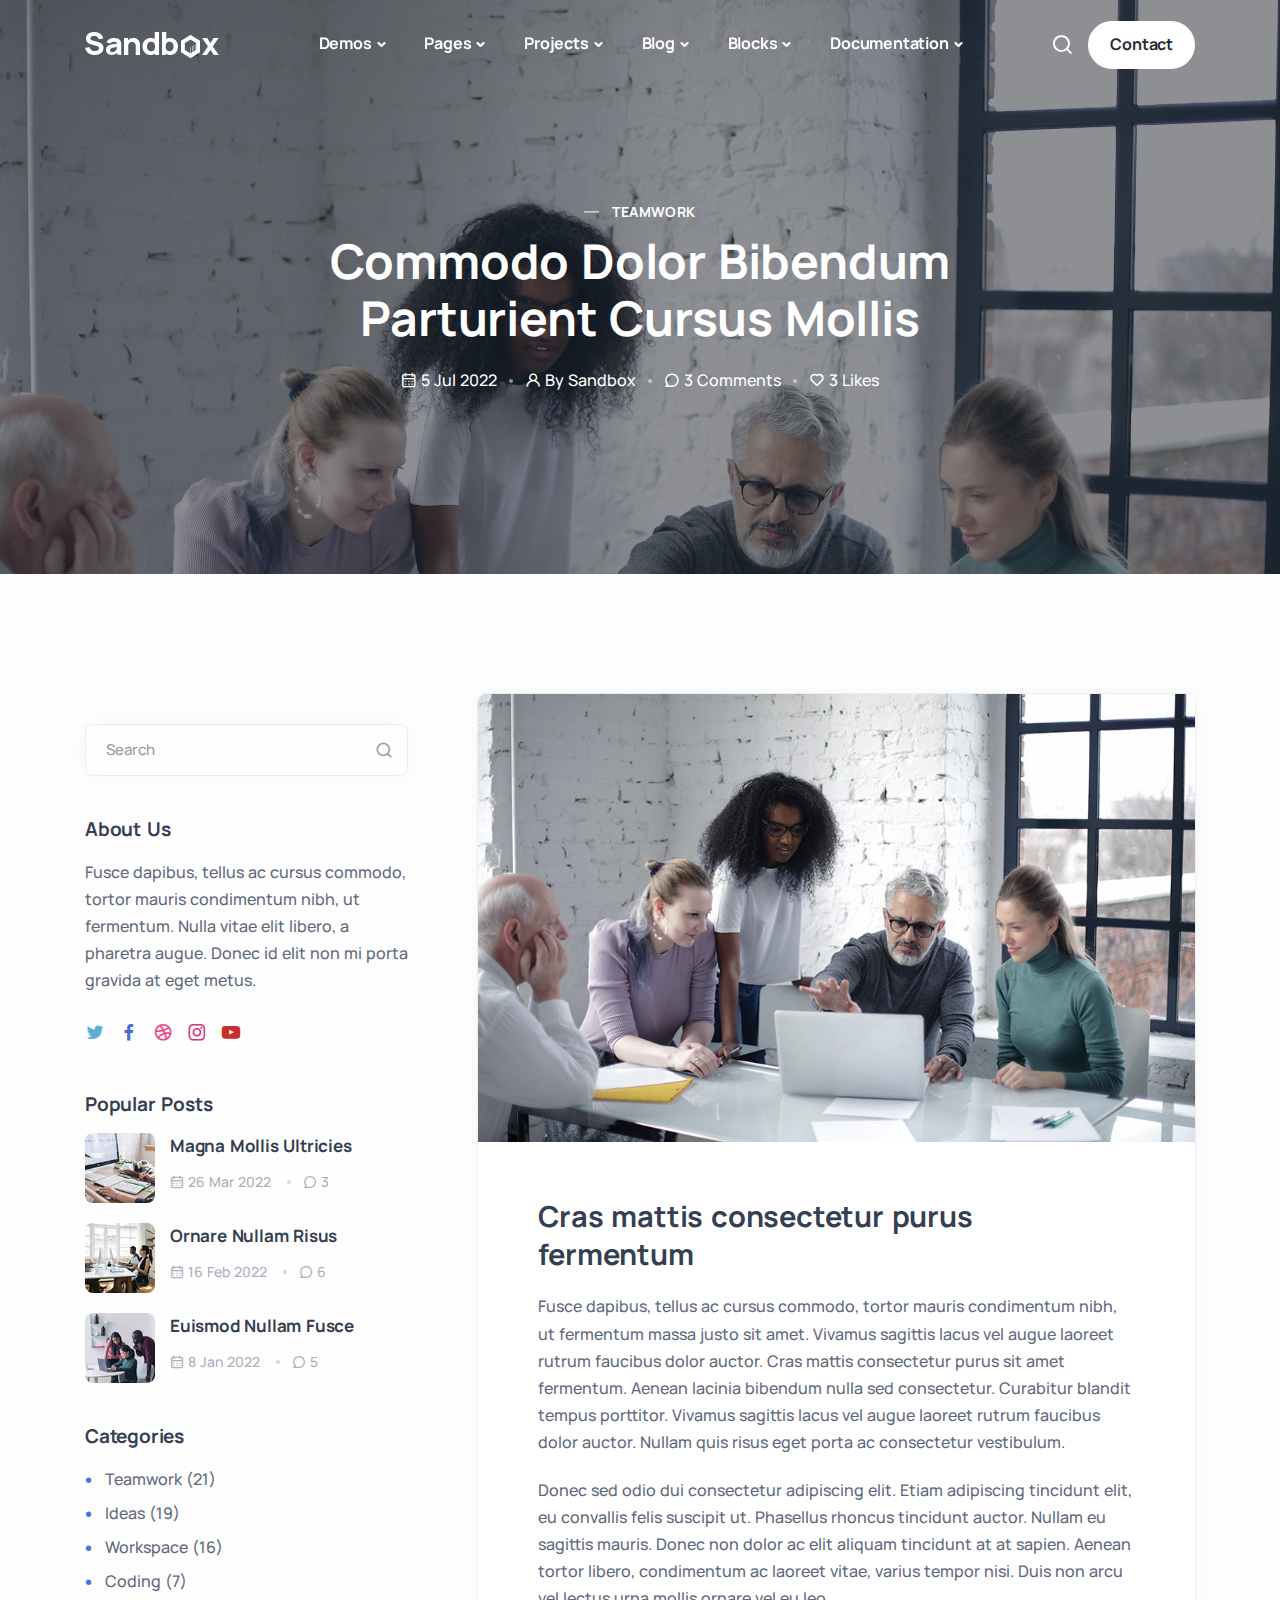
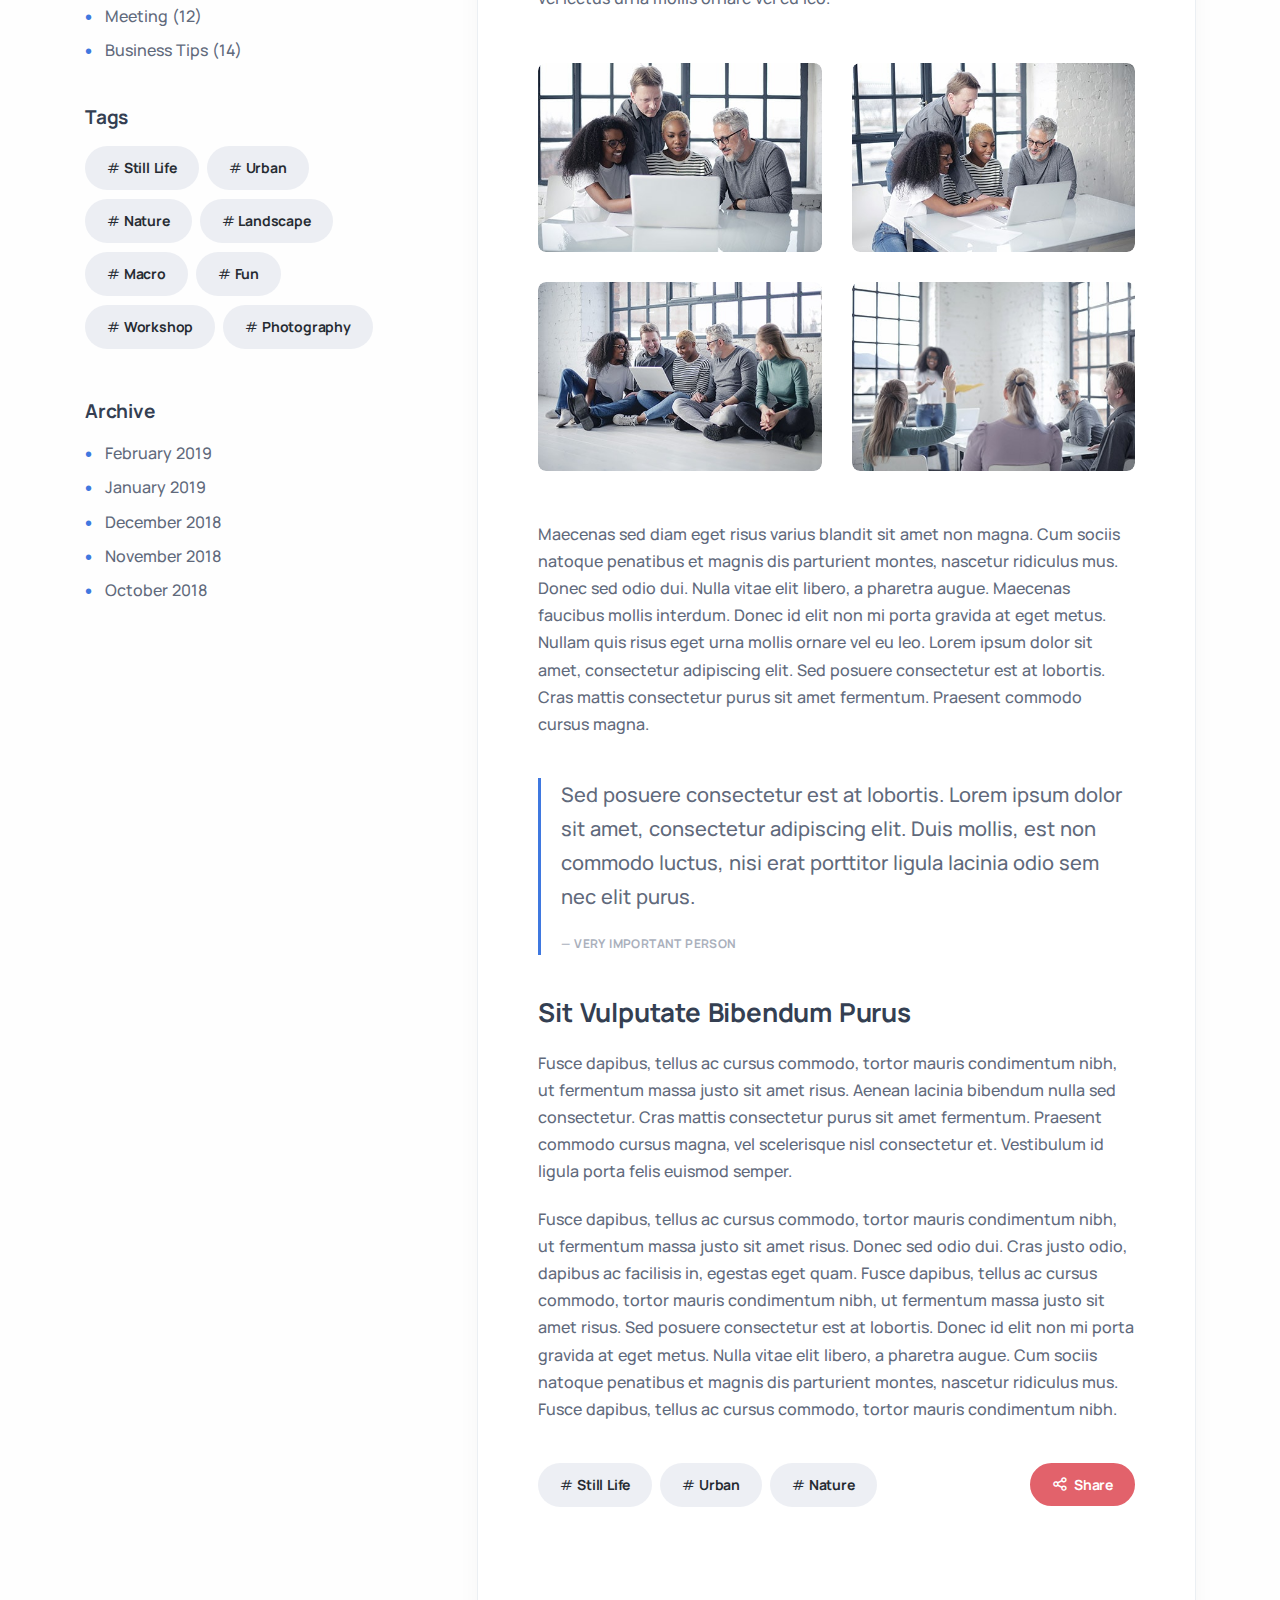
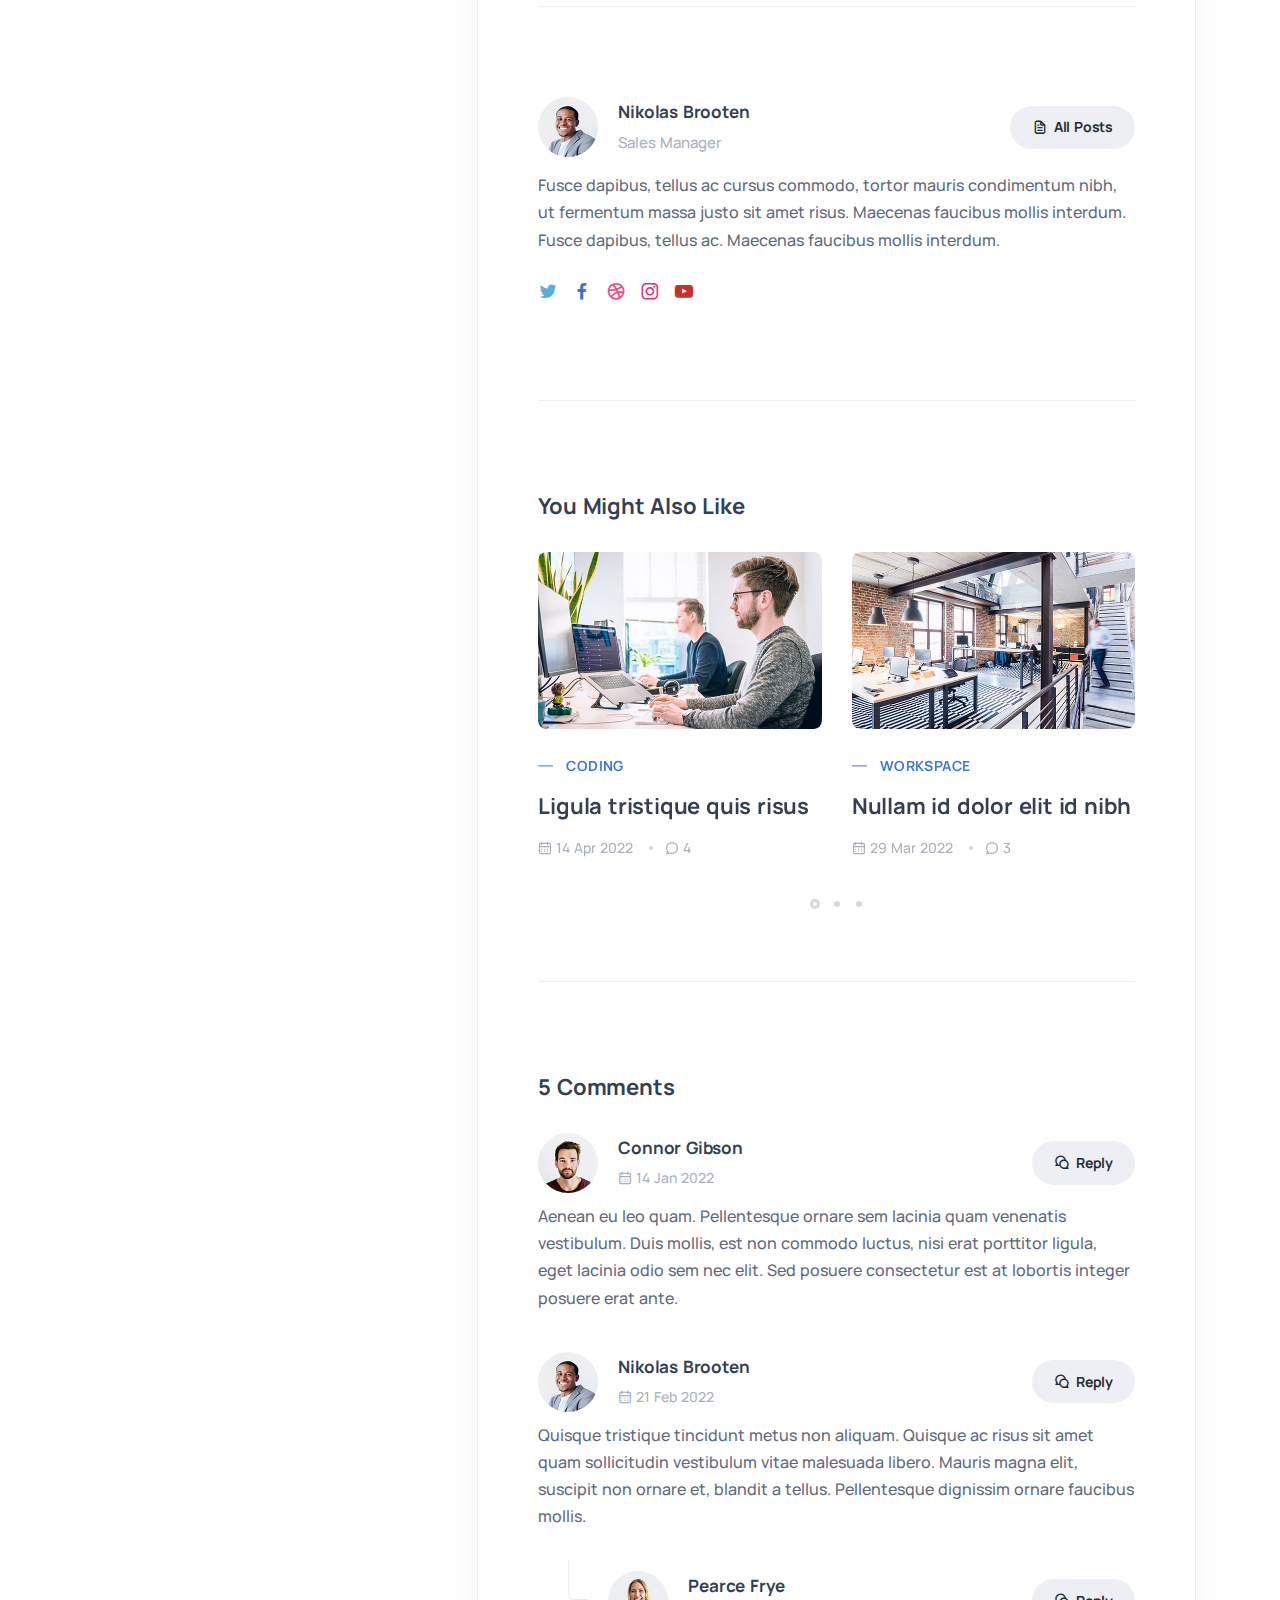
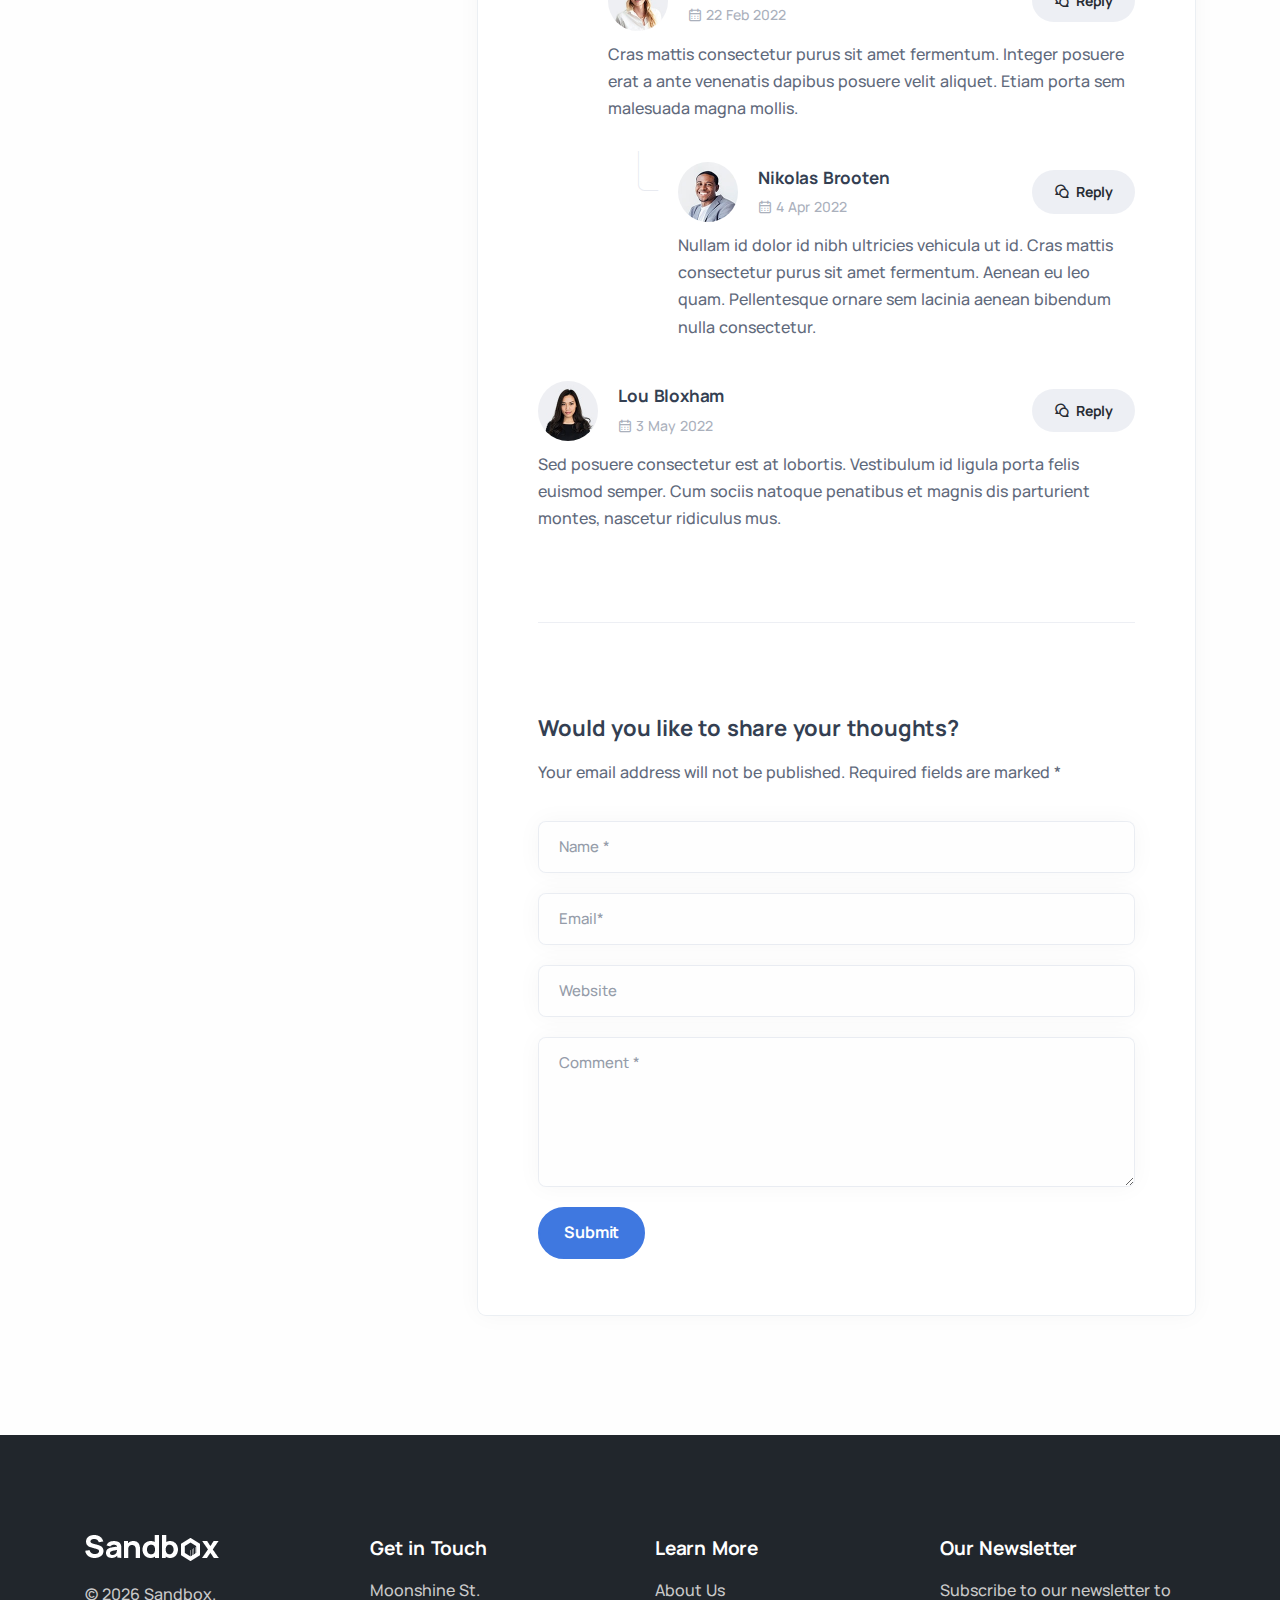
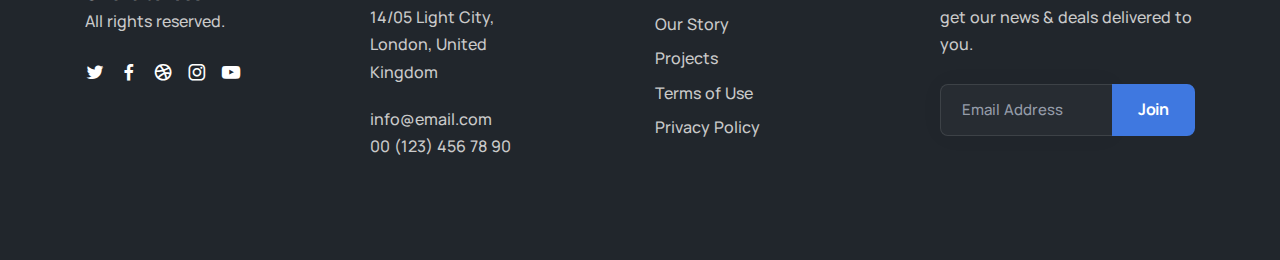
<file: blog-post3.html>
<!DOCTYPE html>
<html lang="en">

<head>
  <meta charset="utf-8">
  <meta name="viewport" content="width=device-width, initial-scale=1.0">
  <meta name="description" content="An impressive and flawless site template that includes various UI elements and countless features, attractive ready-made blocks and rich pages, basically everything you need to create a unique and professional website.">
  <meta name="keywords" content="bootstrap 5, business, corporate, creative, gulp, marketing, minimal, modern, multipurpose, one page, responsive, saas, sass, seo, startup, html5 template, site template">
  <meta name="author" content="elemis">
  <title>Sandbox - Modern & Multipurpose Bootstrap 5 Template</title>
  <link rel="shortcut icon" href="./assets/img/favicon.png">
  <link rel="stylesheet" href="./assets/css/plugins.css">
  <link rel="stylesheet" href="./assets/css/style.css">
</head>

<body>
  <div class="content-wrapper">
    <header class="wrapper bg-soft-primary">
      <nav class="navbar navbar-expand-lg center-nav transparent position-absolute navbar-dark">
        <div class="container flex-lg-row flex-nowrap align-items-center">
          <div class="navbar-brand w-100">
            <a href="./index.html">
              <img class="logo-dark" src="./assets/img/logo.png" srcset="./assets/img/logo@2x.png 2x" alt="" />
              <img class="logo-light" src="./assets/img/logo-light.png" srcset="./assets/img/logo-light@2x.png 2x" alt="" />
            </a>
          </div>
          <div class="navbar-collapse offcanvas offcanvas-nav offcanvas-start">
            <div class="offcanvas-header d-lg-none">
              <h3 class="text-white fs-30 mb-0">Sandbox</h3>
              <button type="button" class="btn-close btn-close-white" data-bs-dismiss="offcanvas" aria-label="Close"></button>
            </div>
            <div class="offcanvas-body ms-lg-auto d-flex flex-column h-100">
              <ul class="navbar-nav">
                <li class="nav-item dropdown dropdown-mega">
                  <a class="nav-link dropdown-toggle" href="#" data-bs-toggle="dropdown">Demos</a>
                  <ul class="dropdown-menu mega-menu mega-menu-dark mega-menu-img">
                    <li class="mega-menu-content mega-menu-scroll">
                      <ul class="row row-cols-1 row-cols-lg-6 gx-0 gx-lg-4 gy-lg-2 list-unstyled">
                        <li class="col">
                          <a class="dropdown-item" href="./demo1.html">
                            <figure class="rounded lift d-none d-lg-block"><img src="./assets/img/demos/mi1.jpg" srcset="./assets/img/demos/mi1@2x.jpg 2x" alt=""></figure>
                            <span class="d-lg-none">Demo 1</span>
                          </a>
                        </li>
                        <li class="col">
                          <a class="dropdown-item" href="./demo2.html">
                            <figure class="rounded lift d-none d-lg-block"><img src="./assets/img/demos/mi2.jpg" srcset="./assets/img/demos/mi2@2x.jpg 2x" alt=""></figure>
                            <span class="d-lg-none">Demo 2</span>
                          </a>
                        </li>
                        <li class="col">
                          <a class="dropdown-item" href="./demo3.html">
                            <figure class="rounded lift d-none d-lg-block"><img src="./assets/img/demos/mi3.jpg" srcset="./assets/img/demos/mi3@2x.jpg 2x" alt=""></figure>
                            <span class="d-lg-none">Demo 3</span>
                          </a>
                        </li>
                        <li class="col">
                          <a class="dropdown-item" href="./demo4.html">
                            <figure class="rounded lift d-none d-lg-block"><img src="./assets/img/demos/mi4.jpg" srcset="./assets/img/demos/mi4@2x.jpg 2x" alt=""></figure>
                            <span class="d-lg-none">Demo 4</span>
                          </a>
                        </li>
                        <li class="col">
                          <a class="dropdown-item" href="./demo5.html">
                            <figure class="rounded lift d-none d-lg-block"><img src="./assets/img/demos/mi5.jpg" srcset="./assets/img/demos/mi5@2x.jpg 2x" alt=""></figure>
                            <span class="d-lg-none">Demo 5</span>
                          </a>
                        </li>
                        <li class="col">
                          <a class="dropdown-item" href="./demo6.html">
                            <figure class="rounded lift d-none d-lg-block"><img src="./assets/img/demos/mi6.jpg" srcset="./assets/img/demos/mi6@2x.jpg 2x" alt=""></figure>
                            <span class="d-lg-none">Demo 6</span>
                          </a>
                        </li>
                        <li class="col">
                          <a class="dropdown-item" href="./demo7.html">
                            <figure class="rounded lift d-none d-lg-block"><img src="./assets/img/demos/mi7.jpg" srcset="./assets/img/demos/mi7@2x.jpg 2x" alt=""></figure>
                            <span class="d-lg-none">Demo 7</span>
                          </a>
                        </li>
                        <li class="col">
                          <a class="dropdown-item" href="./demo8.html">
                            <figure class="rounded lift d-none d-lg-block"><img src="./assets/img/demos/mi8.jpg" srcset="./assets/img/demos/mi8@2x.jpg 2x" alt=""></figure>
                            <span class="d-lg-none">Demo 8</span>
                          </a>
                        </li>
                        <li class="col">
                          <a class="dropdown-item" href="./demo9.html">
                            <figure class="rounded lift d-none d-lg-block"><img src="./assets/img/demos/mi9.jpg" srcset="./assets/img/demos/mi9@2x.jpg 2x" alt=""></figure>
                            <span class="d-lg-none">Demo 9</span>
                          </a>
                        </li>
                        <li class="col">
                          <a class="dropdown-item" href="./demo10.html">
                            <figure class="rounded lift d-none d-lg-block"><img src="./assets/img/demos/mi10.jpg" srcset="./assets/img/demos/mi10@2x.jpg 2x" alt=""></figure>
                            <span class="d-lg-none">Demo 10</span>
                          </a>
                        </li>
                        <li class="col">
                          <a class="dropdown-item" href="./demo11.html">
                            <figure class="rounded lift d-none d-lg-block"><img src="./assets/img/demos/mi11.jpg" srcset="./assets/img/demos/mi11@2x.jpg 2x" alt=""></figure>
                            <span class="d-lg-none">Demo 11</span>
                          </a>
                        </li>
                        <li class="col">
                          <a class="dropdown-item" href="./demo12.html">
                            <figure class="rounded lift d-none d-lg-block"><img src="./assets/img/demos/mi12.jpg" srcset="./assets/img/demos/mi12@2x.jpg 2x" alt=""></figure>
                            <span class="d-lg-none">Demo 12</span>
                          </a>
                        </li>
                        <li class="col">
                          <a class="dropdown-item" href="./demo13.html">
                            <figure class="rounded lift d-none d-lg-block"><img src="./assets/img/demos/mi13.jpg" srcset="./assets/img/demos/mi13@2x.jpg 2x" alt=""></figure>
                            <span class="d-lg-none">Demo 13</span>
                          </a>
                        </li>
                        <li class="col">
                          <a class="dropdown-item" href="./demo14.html">
                            <figure class="rounded lift d-none d-lg-block"><img src="./assets/img/demos/mi14.jpg" srcset="./assets/img/demos/mi14@2x.jpg 2x" alt=""></figure>
                            <span class="d-lg-none">Demo 14</span>
                          </a>
                        </li>
                        <li class="col">
                          <a class="dropdown-item" href="./demo15.html">
                            <figure class="rounded lift d-none d-lg-block"><img src="./assets/img/demos/mi15.jpg" srcset="./assets/img/demos/mi15@2x.jpg 2x" alt=""></figure>
                            <span class="d-lg-none">Demo 15</span>
                          </a>
                        </li>
                        <li class="col">
                          <a class="dropdown-item" href="./demo16.html">
                            <figure class="rounded lift d-none d-lg-block"><img src="./assets/img/demos/mi16.jpg" srcset="./assets/img/demos/mi16@2x.jpg 2x" alt=""></figure>
                            <span class="d-lg-none">Demo 16</span>
                          </a>
                        </li>
                        <li class="col">
                          <a class="dropdown-item" href="./demo17.html">
                            <figure class="rounded lift d-none d-lg-block"><img src="./assets/img/demos/mi17.jpg" srcset="./assets/img/demos/mi17@2x.jpg 2x" alt=""></figure>
                            <span class="d-lg-none">Demo 17</span>
                          </a>
                        </li>
                        <li class="col">
                          <a class="dropdown-item" href="./demo18.html">
                            <figure class="rounded lift d-none d-lg-block"><img src="./assets/img/demos/mi18.jpg" srcset="./assets/img/demos/mi18@2x.jpg 2x" alt=""></figure>
                            <span class="d-lg-none">Demo 18</span>
                          </a>
                        </li>
                        <li class="col">
                          <a class="dropdown-item" href="./demo19.html">
                            <figure class="rounded lift d-none d-lg-block"><img src="./assets/img/demos/mi19.jpg" srcset="./assets/img/demos/mi19@2x.jpg 2x" alt=""></figure>
                            <span class="d-lg-none">Demo 19</span>
                          </a>
                        </li>
                        <li class="col">
                          <a class="dropdown-item" href="./demo20.html">
                            <figure class="rounded lift d-none d-lg-block"><img src="./assets/img/demos/mi20.jpg" srcset="./assets/img/demos/mi20@2x.jpg 2x" alt=""></figure>
                            <span class="d-lg-none">Demo 20</span>
                          </a>
                        </li>
                        <li class="col">
                          <a class="dropdown-item" href="./demo21.html">
                            <figure class="rounded lift d-none d-lg-block"><img src="./assets/img/demos/mi21.jpg" srcset="./assets/img/demos/mi21@2x.jpg 2x" alt=""></figure>
                            <span class="d-lg-none">Demo 21</span>
                          </a>
                        </li>
                        <li class="col">
                          <a class="dropdown-item" href="./demo22.html">
                            <figure class="rounded lift d-none d-lg-block"><img src="./assets/img/demos/mi22.jpg" srcset="./assets/img/demos/mi22@2x.jpg 2x" alt=""></figure>
                            <span class="d-lg-none">Demo 22</span>
                          </a>
                        </li>
                        <li class="col">
                          <a class="dropdown-item" href="./demo23.html">
                            <figure class="rounded lift d-none d-lg-block"><img src="./assets/img/demos/mi23.jpg" srcset="./assets/img/demos/mi23@2x.jpg 2x" alt=""></figure>
                            <span class="d-lg-none">Demo 23</span>
                          </a>
                        </li>
                        <li class="col">
                          <a class="dropdown-item" href="./demo24.html">
                            <figure class="rounded lift d-none d-lg-block"><img src="./assets/img/demos/mi24.jpg" srcset="./assets/img/demos/mi24@2x.jpg 2x" alt=""></figure>
                            <span class="d-lg-none">Demo 24</span>
                          </a>
                        </li>
                        <li class="col">
                          <a class="dropdown-item" href="./demo25.html">
                            <figure class="rounded lift d-none d-lg-block"><img src="./assets/img/demos/mi25.jpg" srcset="./assets/img/demos/mi25@2x.jpg 2x" alt=""></figure>
                            <span class="d-lg-none">Demo 25</span>
                          </a>
                        </li>
                        <li class="col">
                          <a class="dropdown-item" href="./demo26.html">
                            <figure class="rounded lift d-none d-lg-block"><img src="./assets/img/demos/mi26.jpg" srcset="./assets/img/demos/mi26@2x.jpg 2x" alt=""></figure>
                            <span class="d-lg-none">Demo 26</span>
                          </a>
                        </li>
                        <li class="col">
                          <a class="dropdown-item" href="./demo27.html">
                            <figure class="rounded lift d-none d-lg-block"><img src="./assets/img/demos/mi27.jpg" srcset="./assets/img/demos/mi27@2x.jpg 2x" alt=""></figure>
                            <span class="d-lg-none">Demo 27</span>
                          </a>
                        </li>
                        <li class="col">
                          <a class="dropdown-item" href="./demo28.html">
                            <figure class="rounded lift d-none d-lg-block"><img src="./assets/img/demos/mi28.jpg" srcset="./assets/img/demos/mi28@2x.jpg 2x" alt=""></figure>
                            <span class="d-lg-none">Demo 28</span>
                          </a>
                        </li>
                        <li class="col">
                          <a class="dropdown-item" href="./demo29.html">
                            <figure class="rounded lift d-none d-lg-block"><img src="./assets/img/demos/mi29.jpg" srcset="./assets/img/demos/mi29@2x.jpg 2x" alt=""></figure>
                            <span class="d-lg-none">Demo 29</span>
                          </a>
                        </li>
                        <li class="col">
                          <a class="dropdown-item" href="./demo30.html">
                            <figure class="rounded lift d-none d-lg-block"><img src="./assets/img/demos/mi30.jpg" srcset="./assets/img/demos/mi30@2x.jpg 2x" alt=""></figure>
                            <span class="d-lg-none">Demo 30</span>
                          </a>
                        </li>
                        <li class="col">
                          <a class="dropdown-item" href="./demo31.html">
                            <figure class="rounded lift d-none d-lg-block"><img src="./assets/img/demos/mi31.jpg" srcset="./assets/img/demos/mi31@2x.jpg 2x" alt=""></figure>
                            <span class="d-lg-none">Demo 31</span>
                          </a>
                        </li>
                        <li class="col">
                          <a class="dropdown-item" href="./demo32.html">
                            <figure class="rounded lift d-none d-lg-block"><img src="./assets/img/demos/mi32.jpg" srcset="./assets/img/demos/mi32@2x.jpg 2x" alt=""></figure>
                            <span class="d-lg-none">Demo 32</span>
                          </a>
                        </li>
                        <li class="col">
                          <a class="dropdown-item" href="./demo33.html">
                            <figure class="rounded lift d-none d-lg-block"><img src="./assets/img/demos/mi33.jpg" srcset="./assets/img/demos/mi33@2x.jpg 2x" alt=""></figure>
                            <span class="d-lg-none">Demo 33</span>
                          </a>
                        </li>
                        <li class="col">
                          <a class="dropdown-item" href="./demo34.html">
                            <figure class="rounded lift d-none d-lg-block"><img src="./assets/img/demos/mi34.jpg" srcset="./assets/img/demos/mi34@2x.jpg 2x" alt=""></figure>
                            <span class="d-lg-none">Demo 34</span>
                          </a>
                        </li>
                        <li class="col">
                          <a class="dropdown-item" href="./demo35.html">
                            <figure class="rounded lift d-none d-lg-block"><img src="./assets/img/demos/mi35.jpg" srcset="./assets/img/demos/mi35@2x.jpg 2x" alt=""></figure>
                            <span class="d-lg-none">Demo 35</span>
                          </a>
                        </li>
                        <li class="col">
                          <a class="dropdown-item" href="./demo36.html">
                            <figure class="rounded lift d-none d-lg-block"><img src="./assets/img/demos/mi36.jpg" srcset="./assets/img/demos/mi36@2x.jpg 2x" alt=""></figure>
                            <span class="d-lg-none">Demo 36</span>
                          </a>
                        </li>
                      </ul>
                      <!--/.row -->
                      <span class="d-none d-lg-flex"><i class="uil uil-direction"></i><strong>Scroll to view more</strong></span>
                    </li>
                    <!--/.mega-menu-content-->
                  </ul>
                  <!--/.dropdown-menu -->
                </li>
                <li class="nav-item dropdown">
                  <a class="nav-link dropdown-toggle" href="#" data-bs-toggle="dropdown">Pages</a>
                  <ul class="dropdown-menu">
                    <li class="dropdown dropdown-submenu dropend"><a class="dropdown-item dropdown-toggle" href="#" data-bs-toggle="dropdown">Services</a>
                      <ul class="dropdown-menu">
                        <li class="nav-item"><a class="dropdown-item" href="./services.html">Services I</a></li>
                        <li class="nav-item"><a class="dropdown-item" href="./services2.html">Services II</a></li>
                      </ul>
                    </li>
                    <li class="dropdown dropdown-submenu dropend"><a class="dropdown-item dropdown-toggle" href="#" data-bs-toggle="dropdown">About</a>
                      <ul class="dropdown-menu">
                        <li class="nav-item"><a class="dropdown-item" href="./about.html">About I</a></li>
                        <li class="nav-item"><a class="dropdown-item" href="./about2.html">About II</a></li>
                      </ul>
                    </li>
                    <li class="dropdown dropdown-submenu dropend"><a class="dropdown-item dropdown-toggle" href="#" data-bs-toggle="dropdown">Shop</a>
                      <ul class="dropdown-menu">
                        <li class="nav-item"><a class="dropdown-item" href="./shop.html">Shop I</a></li>
                        <li class="nav-item"><a class="dropdown-item" href="./shop2.html">Shop II</a></li>
                        <li class="nav-item"><a class="dropdown-item" href="./shop-product.html">Product Page</a></li>
                        <li class="nav-item"><a class="dropdown-item" href="./shop-cart.html">Shopping Cart</a></li>
                        <li class="nav-item"><a class="dropdown-item" href="./shop-checkout.html">Checkout</a></li>
                      </ul>
                    </li>
                    <li class="dropdown dropdown-submenu dropend"><a class="dropdown-item dropdown-toggle" href="#" data-bs-toggle="dropdown">Contact</a>
                      <ul class="dropdown-menu">
                        <li class="nav-item"><a class="dropdown-item" href="./contact.html">Contact I</a></li>
                        <li class="nav-item"><a class="dropdown-item" href="./contact2.html">Contact II</a></li>
                        <li class="nav-item"><a class="dropdown-item" href="./contact3.html">Contact III</a></li>
                      </ul>
                    </li>
                    <li class="dropdown dropdown-submenu dropend"><a class="dropdown-item dropdown-toggle" href="#" data-bs-toggle="dropdown">Career</a>
                      <ul class="dropdown-menu">
                        <li class="nav-item"><a class="dropdown-item" href="./career.html">Job Listing I</a></li>
                        <li class="nav-item"><a class="dropdown-item" href="./career2.html">Job Listing II</a></li>
                        <li class="nav-item"><a class="dropdown-item" href="./career-job.html">Job Description</a></li>
                      </ul>
                    </li>
                    <li class="dropdown dropdown-submenu dropend"><a class="dropdown-item dropdown-toggle" href="#" data-bs-toggle="dropdown">Utility</a>
                      <ul class="dropdown-menu">
                        <li class="nav-item"><a class="dropdown-item" href="./404.html">404 Not Found</a></li>
                        <li class="nav-item"><a class="dropdown-item" href="./page-loader.html">Page Loader</a></li>
                        <li class="nav-item"><a class="dropdown-item" href="./signin.html">Sign In I</a></li>
                        <li class="nav-item"><a class="dropdown-item" href="./signin2.html">Sign In II</a></li>
                        <li class="nav-item"><a class="dropdown-item" href="./signup.html">Sign Up I</a></li>
                        <li class="nav-item"><a class="dropdown-item" href="./signup2.html">Sign Up II</a></li>
                        <li class="nav-item"><a class="dropdown-item" href="./terms.html">Terms</a></li>
                      </ul>
                    </li>
                    <li class="nav-item"><a class="dropdown-item" href="./pricing.html">Pricing</a></li>
                    <li class="nav-item"><a class="dropdown-item" href="./onepage.html">One Page</a></li>
                  </ul>
                </li>
                <li class="nav-item dropdown">
                  <a class="nav-link dropdown-toggle" href="#" data-bs-toggle="dropdown">Projects</a>
                  <div class="dropdown-menu dropdown-lg">
                    <div class="dropdown-lg-content">
                      <div>
                        <h6 class="dropdown-header">Project Pages</h6>
                        <ul class="list-unstyled">
                          <li><a class="dropdown-item" href="./projects.html">Projects I</a></li>
                          <li><a class="dropdown-item" href="./projects2.html">Projects II</a></li>
                          <li><a class="dropdown-item" href="./projects3.html">Projects III</a></li>
                          <li><a class="dropdown-item" href="./projects4.html">Projects IV</a></li>
                        </ul>
                      </div>
                      <!-- /.column -->
                      <div>
                        <h6 class="dropdown-header">Single Projects</h6>
                        <ul class="list-unstyled">
                          <li><a class="dropdown-item" href="./single-project.html">Single Project I</a></li>
                          <li><a class="dropdown-item" href="./single-project2.html">Single Project II</a></li>
                          <li><a class="dropdown-item" href="./single-project3.html">Single Project III</a></li>
                          <li><a class="dropdown-item" href="./single-project4.html">Single Project IV</a></li>
                        </ul>
                      </div>
                      <!-- /.column -->
                    </div>
                    <!-- /auto-column -->
                  </div>
                </li>
                <li class="nav-item dropdown">
                  <a class="nav-link dropdown-toggle" href="#" data-bs-toggle="dropdown">Blog</a>
                  <ul class="dropdown-menu">
                    <li class="nav-item"><a class="dropdown-item" href="./blog.html">Blog without Sidebar</a></li>
                    <li class="nav-item"><a class="dropdown-item" href="./blog2.html">Blog with Sidebar</a></li>
                    <li class="nav-item"><a class="dropdown-item" href="./blog3.html">Blog with Left Sidebar</a></li>
                    <li class="dropdown dropdown-submenu dropend"><a class="dropdown-item dropdown-toggle" href="#" data-bs-toggle="dropdown">Blog Posts</a>
                      <ul class="dropdown-menu">
                        <li class="nav-item"><a class="dropdown-item" href="./blog-post.html">Post without Sidebar</a></li>
                        <li class="nav-item"><a class="dropdown-item" href="./blog-post2.html">Post with Sidebar</a></li>
                        <li class="nav-item"><a class="dropdown-item" href="./blog-post3.html">Post with Left Sidebar</a></li>
                      </ul>
                    </li>
                  </ul>
                </li>
                <li class="nav-item dropdown dropdown-mega">
                  <a class="nav-link dropdown-toggle" href="#" data-bs-toggle="dropdown">Blocks</a>
                  <ul class="dropdown-menu mega-menu mega-menu-dark mega-menu-img">
                    <li class="mega-menu-content">
                      <ul class="row row-cols-1 row-cols-lg-6 gx-0 gx-lg-6 gy-lg-4 list-unstyled">
                        <li class="col"><a class="dropdown-item" href="./docs/blocks/about.html">
                            <div class="rounded img-svg d-none d-lg-block p-4 mb-lg-2"><img class="rounded-0" src="./assets/img/demos/block1.svg" alt=""></div>
                            <span>About</span>
                          </a>
                        </li>
                        <li class="col"><a class="dropdown-item" href="./docs/blocks/blog.html">
                            <div class="rounded img-svg d-none d-lg-block p-4 mb-lg-2"><img class="rounded-0" src="./assets/img/demos/block2.svg" alt=""></div>
                            <span>Blog</span>
                          </a>
                        </li>
                        <li class="col"><a class="dropdown-item" href="./docs/blocks/call-to-action.html">
                            <div class="rounded img-svg d-none d-lg-block p-4 mb-lg-2"><img class="rounded-0" src="./assets/img/demos/block3.svg" alt=""></div>
                            <span>Call to Action</span>
                          </a>
                        </li>
                        <li class="col"><a class="dropdown-item" href="./docs/blocks/clients.html">
                            <div class="rounded img-svg d-none d-lg-block p-4 mb-lg-2"><img class="rounded-0" src="./assets/img/demos/block4.svg" alt=""></div>
                            <span>Clients</span>
                          </a>
                        </li>
                        <li class="col"><a class="dropdown-item" href="./docs/blocks/contact.html">
                            <div class="rounded img-svg d-none d-lg-block p-4 mb-lg-2"><img class="rounded-0" src="./assets/img/demos/block5.svg" alt=""></div>
                            <span>Contact</span>
                          </a>
                        </li>
                        <li class="col"><a class="dropdown-item" href="./docs/blocks/facts.html">
                            <div class="rounded img-svg d-none d-lg-block p-4 mb-lg-2"><img class="rounded-0" src="./assets/img/demos/block6.svg" alt=""></div>
                            <span>Facts</span>
                          </a>
                        </li>
                        <li class="col"><a class="dropdown-item" href="./docs/blocks/faq.html">
                            <div class="rounded img-svg d-none d-lg-block p-4 mb-lg-2"><img class="rounded-0" src="./assets/img/demos/block7.svg" alt=""></div>
                            <span>FAQ</span>
                          </a>
                        </li>
                        <li class="col"><a class="dropdown-item" href="./docs/blocks/features.html">
                            <div class="rounded img-svg d-none d-lg-block p-4 mb-lg-2"><img class="rounded-0" src="./assets/img/demos/block8.svg" alt=""></div>
                            <span>Features</span>
                          </a>
                        </li>
                        <li class="col"><a class="dropdown-item" href="./docs/blocks/footer.html">
                            <div class="rounded img-svg d-none d-lg-block p-4 mb-lg-2"><img class="rounded-0" src="./assets/img/demos/block9.svg" alt=""></div>
                            <span>Footer</span>
                          </a>
                        </li>
                        <li class="col"><a class="dropdown-item" href="./docs/blocks/hero.html">
                            <div class="rounded img-svg d-none d-lg-block p-4 mb-lg-2"><img class="rounded-0" src="./assets/img/demos/block10.svg" alt=""></div>
                            <span>Hero</span>
                          </a>
                        </li>
                        <li class="col"><a class="dropdown-item" href="./docs/blocks/misc.html">
                            <div class="rounded img-svg d-none d-lg-block p-4 mb-lg-2"><img class="rounded-0" src="./assets/img/demos/block17.svg" alt=""></div>
                            <span>Misc</span>
                          </a>
                        </li>
                        <li class="col"><a class="dropdown-item" href="./docs/blocks/navbar.html">
                            <div class="rounded img-svg d-none d-lg-block p-4 mb-lg-2"><img class="rounded-0" src="./assets/img/demos/block11.svg" alt=""></div>
                            <span>Navbar</span>
                          </a>
                        </li>
                        <li class="col"><a class="dropdown-item" href="./docs/blocks/portfolio.html">
                            <div class="rounded img-svg d-none d-lg-block p-4 mb-lg-2"><img class="rounded-0" src="./assets/img/demos/block12.svg" alt=""></div>
                            <span>Portfolio</span>
                          </a>
                        </li>
                        <li class="col"><a class="dropdown-item" href="./docs/blocks/pricing.html">
                            <div class="rounded img-svg d-none d-lg-block p-4 mb-lg-2"><img class="rounded-0" src="./assets/img/demos/block13.svg" alt=""></div>
                            <span>Pricing</span>
                          </a>
                        </li>
                        <li class="col"><a class="dropdown-item" href="./docs/blocks/process.html">
                            <div class="rounded img-svg d-none d-lg-block p-4 mb-lg-2"><img class="rounded-0" src="./assets/img/demos/block14.svg" alt=""></div>
                            <span>Process</span>
                          </a>
                        </li>
                        <li class="col"><a class="dropdown-item" href="./docs/blocks/team.html">
                            <div class="rounded img-svg d-none d-lg-block p-4 mb-lg-2"><img class="rounded-0" src="./assets/img/demos/block15.svg" alt=""></div>
                            <span>Team</span>
                          </a>
                        </li>
                        <li class="col"><a class="dropdown-item" href="./docs/blocks/testimonials.html">
                            <div class="rounded img-svg d-none d-lg-block p-4 mb-lg-2"><img class="rounded-0" src="./assets/img/demos/block16.svg" alt=""></div>
                            <span>Testimonials</span>
                          </a>
                        </li>
                      </ul>
                      <!--/.row -->
                    </li>
                    <!--/.mega-menu-content-->
                  </ul>
                  <!--/.dropdown-menu -->
                </li>
                <li class="nav-item dropdown dropdown-mega">
                  <a class="nav-link dropdown-toggle" href="#" data-bs-toggle="dropdown">Documentation</a>
                  <ul class="dropdown-menu mega-menu">
                    <li class="mega-menu-content">
                      <div class="row gx-0 gx-lg-3">
                        <div class="col-lg-4">
                          <h6 class="dropdown-header">Usage</h6>
                          <ul class="list-unstyled cc-2 pb-lg-1">
                            <li><a class="dropdown-item" href="./docs/index.html">Get Started</a></li>
                            <li><a class="dropdown-item" href="./docs/forms.html">Forms</a></li>
                            <li><a class="dropdown-item" href="./docs/faq.html">FAQ</a></li>
                            <li><a class="dropdown-item" href="./docs/changelog.html">Changelog</a></li>
                            <li><a class="dropdown-item" href="./docs/credits.html">Credits</a></li>
                          </ul>
                          <h6 class="dropdown-header mt-lg-6">Styleguide</h6>
                          <ul class="list-unstyled cc-2">
                            <li><a class="dropdown-item" href="./docs/styleguide/colors.html">Colors</a></li>
                            <li><a class="dropdown-item" href="./docs/styleguide/fonts.html">Fonts</a></li>
                            <li><a class="dropdown-item" href="./docs/styleguide/icons-svg.html">SVG Icons</a></li>
                            <li><a class="dropdown-item" href="./docs/styleguide/icons-font.html">Font Icons</a></li>
                            <li><a class="dropdown-item" href="./docs/styleguide/illustrations.html">Illustrations</a></li>
                            <li><a class="dropdown-item" href="./docs/styleguide/backgrounds.html">Backgrounds</a></li>
                            <li><a class="dropdown-item" href="./docs/styleguide/misc.html">Misc</a></li>
                          </ul>
                        </div>
                        <!--/column -->
                        <div class="col-lg-8">
                          <h6 class="dropdown-header">Elements</h6>
                          <ul class="list-unstyled cc-3">
                            <li><a class="dropdown-item" href="./docs/elements/accordion.html">Accordion</a></li>
                            <li><a class="dropdown-item" href="./docs/elements/alerts.html">Alerts</a></li>
                            <li><a class="dropdown-item" href="./docs/elements/animations.html">Animations</a></li>
                            <li><a class="dropdown-item" href="./docs/elements/avatars.html">Avatars</a></li>
                            <li><a class="dropdown-item" href="./docs/elements/background.html">Background</a></li>
                            <li><a class="dropdown-item" href="./docs/elements/badges.html">Badges</a></li>
                            <li><a class="dropdown-item" href="./docs/elements/buttons.html">Buttons</a></li>
                            <li><a class="dropdown-item" href="./docs/elements/card.html">Card</a></li>
                            <li><a class="dropdown-item" href="./docs/elements/carousel.html">Carousel</a></li>
                            <li><a class="dropdown-item" href="./docs/elements/dividers.html">Dividers</a></li>
                            <li><a class="dropdown-item" href="./docs/elements/form-elements.html">Form Elements</a></li>
                            <li><a class="dropdown-item" href="./docs/elements/image-hover.html">Image Hover</a></li>
                            <li><a class="dropdown-item" href="./docs/elements/image-mask.html">Image Mask</a></li>
                            <li><a class="dropdown-item" href="./docs/elements/lightbox.html">Lightbox</a></li>
                            <li><a class="dropdown-item" href="./docs/elements/player.html">Media Player</a></li>
                            <li><a class="dropdown-item" href="./docs/elements/modal.html">Modal</a></li>
                            <li><a class="dropdown-item" href="./docs/elements/pagination.html">Pagination</a></li>
                            <li><a class="dropdown-item" href="./docs/elements/progressbar.html">Progressbar</a></li>
                            <li><a class="dropdown-item" href="./docs/elements/shadows.html">Shadows</a></li>
                            <li><a class="dropdown-item" href="./docs/elements/shapes.html">Shapes</a></li>
                            <li><a class="dropdown-item" href="./docs/elements/tables.html">Tables</a></li>
                            <li><a class="dropdown-item" href="./docs/elements/tabs.html">Tabs</a></li>
                            <li><a class="dropdown-item" href="./docs/elements/text-animations.html">Text Animations</a></li>
                            <li><a class="dropdown-item" href="./docs/elements/text-highlight.html">Text Highlight</a></li>
                            <li><a class="dropdown-item" href="./docs/elements/tiles.html">Tiles</a></li>
                            <li><a class="dropdown-item" href="./docs/elements/tooltips-popovers.html">Tooltips & Popovers</a></li>
                            <li><a class="dropdown-item" href="./docs/elements/typography.html">Typography</a></li>
                          </ul>
                        </div>
                        <!--/column -->
                      </div>
                      <!--/.row -->
                    </li>
                    <!--/.mega-menu-content-->
                  </ul>
                  <!--/.dropdown-menu -->
                </li>
              </ul>
              <!-- /.navbar-nav -->
              <div class="offcanvas-footer d-lg-none">
                <div>
                  <a href="mailto:first.last@email.com" class="link-inverse">info@email.com</a>
                  <br /> 00 (123) 456 78 90 <br />
                  <nav class="nav social social-white mt-4">
                    <a href="#"><i class="uil uil-twitter"></i></a>
                    <a href="#"><i class="uil uil-facebook-f"></i></a>
                    <a href="#"><i class="uil uil-dribbble"></i></a>
                    <a href="#"><i class="uil uil-instagram"></i></a>
                    <a href="#"><i class="uil uil-youtube"></i></a>
                  </nav>
                  <!-- /.social -->
                </div>
              </div>
              <!-- /.offcanvas-footer -->
            </div>
            <!-- /.offcanvas-body -->
          </div>
          <!-- /.navbar-collapse -->
          <div class="navbar-other w-100 d-flex ms-auto">
            <ul class="navbar-nav flex-row align-items-center ms-auto">
              <li class="nav-item"><a class="nav-link" data-bs-toggle="offcanvas" data-bs-target="#offcanvas-search"><i class="uil uil-search"></i></a></li>
              <li class="nav-item d-none d-md-block">
                <a href="./contact.html" class="btn btn-sm btn-white rounded-pill">Contact</a>
              </li>
              <li class="nav-item d-lg-none">
                <button class="hamburger offcanvas-nav-btn"><span></span></button>
              </li>
            </ul>
            <!-- /.navbar-nav -->
          </div>
          <!-- /.navbar-other -->
        </div>
        <!-- /.container -->
      </nav>
      <!-- /.navbar -->
      <div class="offcanvas offcanvas-top bg-light" id="offcanvas-search" data-bs-scroll="true">
        <div class="container d-flex flex-row py-6">
          <form class="search-form w-100">
            <input id="search-form" type="text" class="form-control" placeholder="Type keyword and hit enter">
          </form>
          <!-- /.search-form -->
          <button type="button" class="btn-close" data-bs-dismiss="offcanvas" aria-label="Close"></button>
        </div>
        <!-- /.container -->
      </div>
      <!-- /.offcanvas -->
    </header>
    <!-- /header -->
    <section class="wrapper image-wrapper bg-image bg-overlay text-white" data-image-src="./assets/img/photos/bg5.jpg">
      <div class="container pt-18 pb-15 pt-md-20 pb-md-19 text-center">
        <div class="row">
          <div class="col-md-10 col-xl-8 mx-auto">
            <div class="post-header">
              <div class="post-category text-line text-white">
                <a href="#" class="text-reset" rel="category">Teamwork</a>
              </div>
              <!-- /.post-category -->
              <h1 class="display-1 mb-4 text-white">Commodo Dolor Bibendum Parturient Cursus Mollis</h1>
              <ul class="post-meta text-white">
                <li class="post-date"><i class="uil uil-calendar-alt"></i><span>5 Jul 2022</span></li>
                <li class="post-author"><i class="uil uil-user"></i><a href="#" class="text-reset"><span>By Sandbox</span></a></li>
                <li class="post-comments"><i class="uil uil-comment"></i><a href="#" class="text-reset">3<span> Comments</span></a></li>
                <li class="post-likes"><i class="uil uil-heart-alt"></i><a href="#" class="text-reset">3<span> Likes</span></a></li>
              </ul>
              <!-- /.post-meta -->
            </div>
            <!-- /.post-header -->
          </div>
          <!-- /column -->
        </div>
        <!-- /.row -->
      </div>
      <!-- /.container -->
    </section>
    <!-- /section -->
    <section class="wrapper bg-light">
      <div class="container py-14 py-md-16">
        <div class="row gx-lg-8 gx-xl-12">
          <div class="col-lg-8 order-lg-2">
            <div class="blog single">
              <div class="card">
                <figure class="card-img-top"><img src="./assets/img/photos/b1.jpg" alt="" /></figure>
                <div class="card-body">
                  <div class="classic-view">
                    <article class="post">
                      <div class="post-content mb-5">
                        <h2 class="h1 mb-4">Cras mattis consectetur purus fermentum</h2>
                        <p>Fusce dapibus, tellus ac cursus commodo, tortor mauris condimentum nibh, ut fermentum massa justo sit amet. Vivamus sagittis lacus vel augue laoreet rutrum faucibus dolor auctor. Cras mattis consectetur purus sit amet fermentum. Aenean lacinia bibendum nulla sed consectetur. Curabitur blandit tempus porttitor. Vivamus sagittis lacus vel augue laoreet rutrum faucibus dolor auctor. Nullam quis risus eget porta ac consectetur vestibulum.</p>
                        <p>Donec sed odio dui consectetur adipiscing elit. Etiam adipiscing tincidunt elit, eu convallis felis suscipit ut. Phasellus rhoncus tincidunt auctor. Nullam eu sagittis mauris. Donec non dolor ac elit aliquam tincidunt at at sapien. Aenean tortor libero, condimentum ac laoreet vitae, varius tempor nisi. Duis non arcu vel lectus urna mollis ornare vel eu leo.</p>
                        <div class="row g-6 mt-3 mb-10">
                          <div class="col-md-6">
                            <figure class="hover-scale rounded cursor-dark"><a href="./assets/img/photos/b8-full.jpg" data-glightbox="title: Heading; description: Purus Vulputate Sem Tellus Quam" data-gallery="post"> <img src="./assets/img/photos/b8.jpg" alt="" /></a></figure>
                          </div>
                          <!--/column -->
                          <div class="col-md-6">
                            <figure class="hover-scale rounded cursor-dark"><a href="./assets/img/photos/b9-full.jpg" data-glightbox data-gallery="post"> <img src="./assets/img/photos/b9.jpg" alt="" /></a></figure>
                          </div>
                          <!--/column -->
                          <div class="col-md-6">
                            <figure class="hover-scale rounded cursor-dark"><a href="./assets/img/photos/b10-full.jpg" data-glightbox data-gallery="post"> <img src="./assets/img/photos/b10.jpg" alt="" /></a></figure>
                          </div>
                          <!--/column -->
                          <div class="col-md-6">
                            <figure class="hover-scale rounded cursor-dark"><a href="./assets/img/photos/b11-full.jpg" data-glightbox data-gallery="post"> <img src="./assets/img/photos/b11.jpg" alt="" /></a></figure>
                          </div>
                          <!--/column -->
                        </div>
                        <!-- /.row -->
                        <p>Maecenas sed diam eget risus varius blandit sit amet non magna. Cum sociis natoque penatibus et magnis dis parturient montes, nascetur ridiculus mus. Donec sed odio dui. Nulla vitae elit libero, a pharetra augue. Maecenas faucibus mollis interdum. Donec id elit non mi porta gravida at eget metus. Nullam quis risus eget urna mollis ornare vel eu leo. Lorem ipsum dolor sit amet, consectetur adipiscing elit. Sed posuere consectetur est at lobortis. Cras mattis consectetur purus sit amet fermentum. Praesent commodo cursus magna.</p>
                        <blockquote class="fs-lg my-8">
                          <p>Sed posuere consectetur est at lobortis. Lorem ipsum dolor sit amet, consectetur adipiscing elit. Duis mollis, est non commodo luctus, nisi erat porttitor ligula lacinia odio sem nec elit purus.</p>
                          <footer class="blockquote-footer">Very important person</footer>
                        </blockquote>
                        <h3 class="h2 mb-4">Sit Vulputate Bibendum Purus</h3>
                        <p>Fusce dapibus, tellus ac cursus commodo, tortor mauris condimentum nibh, ut fermentum massa justo sit amet risus. Aenean lacinia bibendum nulla sed consectetur. Cras mattis consectetur purus sit amet fermentum. Praesent commodo cursus magna, vel scelerisque nisl consectetur et. Vestibulum id ligula porta felis euismod semper.</p>
                        <p>Fusce dapibus, tellus ac cursus commodo, tortor mauris condimentum nibh, ut fermentum massa justo sit amet risus. Donec sed odio dui. Cras justo odio, dapibus ac facilisis in, egestas eget quam. Fusce dapibus, tellus ac cursus commodo, tortor mauris condimentum nibh, ut fermentum massa justo sit amet risus. Sed posuere consectetur est at lobortis. Donec id elit non mi porta gravida at eget metus. Nulla vitae elit libero, a pharetra augue. Cum sociis natoque penatibus et magnis dis parturient montes, nascetur ridiculus mus. Fusce dapibus, tellus ac cursus commodo, tortor mauris condimentum nibh.</p>
                      </div>
                      <!-- /.post-content -->
                      <div class="post-footer d-md-flex flex-md-row justify-content-md-between align-items-center mt-8">
                        <div>
                          <ul class="list-unstyled tag-list mb-0">
                            <li><a href="#" class="btn btn-soft-ash btn-sm rounded-pill mb-0">Still Life</a></li>
                            <li><a href="#" class="btn btn-soft-ash btn-sm rounded-pill mb-0">Urban</a></li>
                            <li><a href="#" class="btn btn-soft-ash btn-sm rounded-pill mb-0">Nature</a></li>
                          </ul>
                        </div>
                        <div class="mb-0 mb-md-2">
                          <div class="dropdown share-dropdown btn-group">
                            <button class="btn btn-sm btn-red rounded-pill btn-icon btn-icon-start dropdown-toggle mb-0 me-0" data-bs-toggle="dropdown" aria-haspopup="true" aria-expanded="false">
                              <i class="uil uil-share-alt"></i> Share </button>
                            <div class="dropdown-menu">
                              <a class="dropdown-item" href="#"><i class="uil uil-twitter"></i>Twitter</a>
                              <a class="dropdown-item" href="#"><i class="uil uil-facebook-f"></i>Facebook</a>
                              <a class="dropdown-item" href="#"><i class="uil uil-linkedin"></i>Linkedin</a>
                            </div>
                            <!--/.dropdown-menu -->
                          </div>
                          <!--/.share-dropdown -->
                        </div>
                      </div>
                      <!-- /.post-footer -->
                    </article>
                    <!-- /.post -->
                  </div>
                  <!-- /.classic-view -->
                  <hr />
                  <div class="author-info d-md-flex align-items-center mb-3">
                    <div class="d-flex align-items-center">
                      <figure class="user-avatar"><img class="rounded-circle" alt="" src="./assets/img/avatars/u5.jpg" /></figure>
                      <div>
                        <h6><a href="#" class="link-dark">Nikolas Brooten</a></h6>
                        <span class="post-meta fs-15">Sales Manager</span>
                      </div>
                    </div>
                    <div class="mt-3 mt-md-0 ms-auto">
                      <a href="#" class="btn btn-sm btn-soft-ash rounded-pill btn-icon btn-icon-start mb-0"><i class="uil uil-file-alt"></i> All Posts</a>
                    </div>
                  </div>
                  <!-- /.author-info -->
                  <p>Fusce dapibus, tellus ac cursus commodo, tortor mauris condimentum nibh, ut fermentum massa justo sit amet risus. Maecenas faucibus mollis interdum. Fusce dapibus, tellus ac. Maecenas faucibus mollis interdum.</p>
                  <nav class="nav social">
                    <a href="#"><i class="uil uil-twitter"></i></a>
                    <a href="#"><i class="uil uil-facebook-f"></i></a>
                    <a href="#"><i class="uil uil-dribbble"></i></a>
                    <a href="#"><i class="uil uil-instagram"></i></a>
                    <a href="#"><i class="uil uil-youtube"></i></a>
                  </nav>
                  <!-- /.social -->
                  <hr />
                  <h3 class="mb-6">You Might Also Like</h3>
                  <div class="swiper-container blog grid-view mb-16" data-margin="30" data-dots="true" data-items-md="2" data-items-xs="1">
                    <div class="swiper">
                      <div class="swiper-wrapper">
                        <div class="swiper-slide">
                          <article>
                            <figure class="overlay overlay-1 hover-scale rounded mb-5"><a href="#"> <img src="./assets/img/photos/b4.jpg" alt="" /></a>
                              <figcaption>
                                <h5 class="from-top mb-0">Read More</h5>
                              </figcaption>
                            </figure>
                            <div class="post-header">
                              <div class="post-category text-line">
                                <a href="#" class="hover" rel="category">Coding</a>
                              </div>
                              <!-- /.post-category -->
                              <h2 class="post-title h3 mt-1 mb-3"><a class="link-dark" href="./blog-post.html">Ligula tristique quis risus</a></h2>
                            </div>
                            <!-- /.post-header -->
                            <div class="post-footer">
                              <ul class="post-meta mb-0">
                                <li class="post-date"><i class="uil uil-calendar-alt"></i><span>14 Apr 2022</span></li>
                                <li class="post-comments"><a href="#"><i class="uil uil-comment"></i>4</a></li>
                              </ul>
                              <!-- /.post-meta -->
                            </div>
                            <!-- /.post-footer -->
                          </article>
                          <!-- /article -->
                        </div>
                        <!--/.swiper-slide -->
                        <div class="swiper-slide">
                          <article>
                            <figure class="overlay overlay-1 hover-scale rounded mb-5"><a href="#"> <img src="./assets/img/photos/b5.jpg" alt="" /></a>
                              <figcaption>
                                <h5 class="from-top mb-0">Read More</h5>
                              </figcaption>
                            </figure>
                            <div class="post-header">
                              <div class="post-category text-line">
                                <a href="#" class="hover" rel="category">Workspace</a>
                              </div>
                              <!-- /.post-category -->
                              <h2 class="post-title h3 mt-1 mb-3"><a class="link-dark" href="./blog-post.html">Nullam id dolor elit id nibh</a></h2>
                            </div>
                            <!-- /.post-header -->
                            <div class="post-footer">
                              <ul class="post-meta mb-0">
                                <li class="post-date"><i class="uil uil-calendar-alt"></i><span>29 Mar 2022</span></li>
                                <li class="post-comments"><a href="#"><i class="uil uil-comment"></i>3</a></li>
                              </ul>
                              <!-- /.post-meta -->
                            </div>
                            <!-- /.post-footer -->
                          </article>
                          <!-- /article -->
                        </div>
                        <!--/.swiper-slide -->
                        <div class="swiper-slide">
                          <article>
                            <figure class="overlay overlay-1 hover-scale rounded mb-5"><a href="#"> <img src="./assets/img/photos/b6.jpg" alt="" /></a>
                              <figcaption>
                                <h5 class="from-top mb-0">Read More</h5>
                              </figcaption>
                            </figure>
                            <div class="post-header">
                              <div class="post-category text-line">
                                <a href="#" class="hover" rel="category">Meeting</a>
                              </div>
                              <!-- /.post-category -->
                              <h2 class="post-title h3 mt-1 mb-3"><a class="link-dark" href="./blog-post.html">Ultricies fusce porta elit</a></h2>
                            </div>
                            <!-- /.post-header -->
                            <div class="post-footer">
                              <ul class="post-meta mb-0">
                                <li class="post-date"><i class="uil uil-calendar-alt"></i><span>26 Feb 2022</span></li>
                                <li class="post-comments"><a href="#"><i class="uil uil-comment"></i>6</a></li>
                              </ul>
                              <!-- /.post-meta -->
                            </div>
                            <!-- /.post-footer -->
                          </article>
                          <!-- /article -->
                        </div>
                        <!--/.swiper-slide -->
                        <div class="swiper-slide">
                          <article>
                            <figure class="overlay overlay-1 hover-scale rounded mb-5"><a href="#"> <img src="./assets/img/photos/b7.jpg" alt="" /></a>
                              <figcaption>
                                <h5 class="from-top mb-0">Read More</h5>
                              </figcaption>
                            </figure>
                            <div class="post-header">
                              <div class="post-category text-line">
                                <a href="#" class="hover" rel="category">Business Tips</a>
                              </div>
                              <!-- /.post-category -->
                              <h2 class="post-title h3 mt-1 mb-3"><a class="link-dark" href="./blog-post.html">Morbi leo risus porta eget</a></h2>
                            </div>
                            <div class="post-footer">
                              <ul class="post-meta mb-0">
                                <li class="post-date"><i class="uil uil-calendar-alt"></i><span>7 Jan 2022</span></li>
                                <li class="post-comments"><a href="#"><i class="uil uil-comment"></i>2</a></li>
                              </ul>
                              <!-- /.post-meta -->
                            </div>
                            <!-- /.post-footer -->
                          </article>
                          <!-- /article -->
                        </div>
                        <!--/.swiper-slide -->
                      </div>
                      <!--/.swiper-wrapper -->
                    </div>
                    <!-- /.swiper -->
                  </div>
                  <!-- /.swiper-container -->
                  <hr />
                  <div id="comments">
                    <h3 class="mb-6">5 Comments</h3>
                    <ol id="singlecomments" class="commentlist">
                      <li class="comment">
                        <div class="comment-header d-md-flex align-items-center">
                          <div class="d-flex align-items-center">
                            <figure class="user-avatar"><img class="rounded-circle" alt="" src="./assets/img/avatars/u1.jpg" /></figure>
                            <div>
                              <h6 class="comment-author"><a href="#" class="link-dark">Connor Gibson</a></h6>
                              <ul class="post-meta">
                                <li><i class="uil uil-calendar-alt"></i>14 Jan 2022</li>
                              </ul>
                              <!-- /.post-meta -->
                            </div>
                            <!-- /div -->
                          </div>
                          <!-- /div -->
                          <div class="mt-3 mt-md-0 ms-auto">
                            <a href="#" class="btn btn-soft-ash btn-sm rounded-pill btn-icon btn-icon-start mb-0"><i class="uil uil-comments"></i> Reply</a>
                          </div>
                          <!-- /div -->
                        </div>
                        <!-- /.comment-header -->
                        <p>Aenean eu leo quam. Pellentesque ornare sem lacinia quam venenatis vestibulum. Duis mollis, est non commodo luctus, nisi erat porttitor ligula, eget lacinia odio sem nec elit. Sed posuere consectetur est at lobortis integer posuere erat ante.</p>
                      </li>
                      <li class="comment">
                        <div class="comment-header d-md-flex align-items-center">
                          <div class="d-flex align-items-center">
                            <figure class="user-avatar"><img class="rounded-circle" alt="" src="./assets/img/avatars/u2.jpg" /></figure>
                            <div>
                              <h6 class="comment-author"><a href="#" class="link-dark">Nikolas Brooten</a></h6>
                              <ul class="post-meta">
                                <li><i class="uil uil-calendar-alt"></i>21 Feb 2022</li>
                              </ul>
                              <!-- /.post-meta -->
                            </div>
                            <!-- /div -->
                          </div>
                          <!-- /div -->
                          <div class="mt-3 mt-md-0 ms-auto">
                            <a href="#" class="btn btn-soft-ash btn-sm rounded-pill btn-icon btn-icon-start mb-0"><i class="uil uil-comments"></i> Reply</a>
                          </div>
                          <!-- /div -->
                        </div>
                        <!-- /.comment-header -->
                        <p>Quisque tristique tincidunt metus non aliquam. Quisque ac risus sit amet quam sollicitudin vestibulum vitae malesuada libero. Mauris magna elit, suscipit non ornare et, blandit a tellus. Pellentesque dignissim ornare faucibus mollis.</p>
                        <ul class="children">
                          <li class="comment">
                            <div class="comment-header d-md-flex align-items-center">
                              <div class="d-flex align-items-center">
                                <figure class="user-avatar"><img class="rounded-circle" alt="" src="./assets/img/avatars/u3.jpg" /></figure>
                                <div>
                                  <h6 class="comment-author"><a href="#" class="link-dark">Pearce Frye</a></h6>
                                  <ul class="post-meta">
                                    <li><i class="uil uil-calendar-alt"></i>22 Feb 2022</li>
                                  </ul>
                                  <!-- /.post-meta -->
                                </div>
                                <!-- /div -->
                              </div>
                              <!-- /div -->
                              <div class="mt-3 mt-md-0 ms-auto">
                                <a href="#" class="btn btn-soft-ash btn-sm rounded-pill btn-icon btn-icon-start mb-0"><i class="uil uil-comments"></i> Reply</a>
                              </div>
                              <!-- /div -->
                            </div>
                            <!-- /.comment-header -->
                            <p>Cras mattis consectetur purus sit amet fermentum. Integer posuere erat a ante venenatis dapibus posuere velit aliquet. Etiam porta sem malesuada magna mollis.</p>
                            <ul class="children">
                              <li class="comment">
                                <div class="comment-header d-md-flex align-items-center">
                                  <div class="d-flex align-items-center">
                                    <figure class="user-avatar"><img class="rounded-circle" alt="" src="./assets/img/avatars/u2.jpg" /></figure>
                                    <div>
                                      <h6 class="comment-author"><a href="#" class="link-dark">Nikolas Brooten</a></h6>
                                      <ul class="post-meta">
                                        <li><i class="uil uil-calendar-alt"></i>4 Apr 2022</li>
                                      </ul>
                                      <!-- /.post-meta -->
                                    </div>
                                    <!-- /div -->
                                  </div>
                                  <!-- /div -->
                                  <div class="mt-3 mt-md-0 ms-auto">
                                    <a href="#" class="btn btn-soft-ash btn-sm rounded-pill btn-icon btn-icon-start mb-0"><i class="uil uil-comments"></i> Reply</a>
                                  </div>
                                  <!-- /div -->
                                </div>
                                <!-- /.comment-header -->
                                <p>Nullam id dolor id nibh ultricies vehicula ut id. Cras mattis consectetur purus sit amet fermentum. Aenean eu leo quam. Pellentesque ornare sem lacinia aenean bibendum nulla consectetur.</p>
                              </li>
                            </ul>
                          </li>
                        </ul>
                      </li>
                      <li class="comment">
                        <div class="comment-header d-md-flex align-items-center">
                          <div class="d-flex align-items-center">
                            <figure class="user-avatar"><img class="rounded-circle" alt="" src="./assets/img/avatars/u4.jpg" /></figure>
                            <div>
                              <h6 class="comment-author"><a href="#" class="link-dark">Lou Bloxham</a></h6>
                              <ul class="post-meta">
                                <li><i class="uil uil-calendar-alt"></i>3 May 2022</li>
                              </ul>
                              <!-- /.post-meta -->
                            </div>
                            <!-- /div -->
                          </div>
                          <!-- /div -->
                          <div class="mt-3 mt-md-0 ms-auto">
                            <a href="#" class="btn btn-soft-ash btn-sm rounded-pill btn-icon btn-icon-start mb-0"><i class="uil uil-comments"></i> Reply</a>
                          </div>
                          <!-- /div -->
                        </div>
                        <!-- /.comment-header -->
                        <p>Sed posuere consectetur est at lobortis. Vestibulum id ligula porta felis euismod semper. Cum sociis natoque penatibus et magnis dis parturient montes, nascetur ridiculus mus.</p>
                      </li>
                    </ol>
                  </div>
                  <!-- /#comments -->
                  <hr />
                  <h3 class="mb-3">Would you like to share your thoughts?</h3>
                  <p class="mb-7">Your email address will not be published. Required fields are marked *</p>
                  <form class="comment-form">
                    <div class="form-floating mb-4">
                      <input type="text" class="form-control" placeholder="Name*" id="c-name">
                      <label for="c-name">Name *</label>
                    </div>
                    <div class="form-floating mb-4">
                      <input type="email" class="form-control" placeholder="Email*" id="c-email">
                      <label for="c-email">Email*</label>
                    </div>
                    <div class="form-floating mb-4">
                      <input type="text" class="form-control" placeholder="Website" id="c-web">
                      <label for="c-web">Website</label>
                    </div>
                    <div class="form-floating mb-4">
                      <textarea name="textarea" class="form-control" placeholder="Comment" style="height: 150px"></textarea>
                      <label>Comment *</label>
                    </div>
                    <button type="submit" class="btn btn-primary rounded-pill mb-0">Submit</button>
                  </form>
                  <!-- /.comment-form -->
                </div>
                <!-- /.card-body -->
              </div>
              <!-- /.card -->
            </div>
            <!-- /.blog -->
          </div>
          <!-- /column -->
          <aside class="col-lg-4 sidebar mt-11 mt-lg-6">
            <div class="widget">
              <form class="search-form">
                <div class="form-floating mb-0">
                  <input id="search-form" type="text" class="form-control" placeholder="Search">
                  <label for="search-form">Search</label>
                </div>
              </form>
              <!-- /.search-form -->
            </div>
            <!-- /.widget -->
            <div class="widget">
              <h4 class="widget-title mb-3">About Us</h4>
              <p>Fusce dapibus, tellus ac cursus commodo, tortor mauris condimentum nibh, ut fermentum. Nulla vitae elit libero, a pharetra augue. Donec id elit non mi porta gravida at eget metus.</p>
              <nav class="nav social">
                <a href="#"><i class="uil uil-twitter"></i></a>
                <a href="#"><i class="uil uil-facebook-f"></i></a>
                <a href="#"><i class="uil uil-dribbble"></i></a>
                <a href="#"><i class="uil uil-instagram"></i></a>
                <a href="#"><i class="uil uil-youtube"></i></a>
              </nav>
              <!-- /.social -->
            </div>
            <!-- /.widget -->
            <div class="widget">
              <h4 class="widget-title mb-3">Popular Posts</h4>
              <ul class="image-list">
                <li>
                  <figure class="rounded"><a href="./blog-post.html"><img src="./assets/img/photos/a1.jpg" alt="" /></a></figure>
                  <div class="post-content">
                    <h6 class="mb-2"> <a class="link-dark" href="./blog-post.html">Magna Mollis Ultricies</a> </h6>
                    <ul class="post-meta">
                      <li class="post-date"><i class="uil uil-calendar-alt"></i><span>26 Mar 2022</span></li>
                      <li class="post-comments"><a href="#"><i class="uil uil-comment"></i>3</a></li>
                    </ul>
                    <!-- /.post-meta -->
                  </div>
                </li>
                <li>
                  <figure class="rounded"> <a href="./blog-post.html"><img src="./assets/img/photos/a2.jpg" alt="" /></a></figure>
                  <div class="post-content">
                    <h6 class="mb-2"> <a class="link-dark" href="./blog-post.html">Ornare Nullam Risus</a> </h6>
                    <ul class="post-meta">
                      <li class="post-date"><i class="uil uil-calendar-alt"></i><span>16 Feb 2022</span></li>
                      <li class="post-comments"><a href="#"><i class="uil uil-comment"></i>6</a></li>
                    </ul>
                    <!-- /.post-meta -->
                  </div>
                </li>
                <li>
                  <figure class="rounded"><a href="./blog-post.html"><img src="./assets/img/photos/a3.jpg" alt="" /></a></figure>
                  <div class="post-content">
                    <h6 class="mb-2"> <a class="link-dark" href="./blog-post.html">Euismod Nullam Fusce</a> </h6>
                    <ul class="post-meta">
                      <li class="post-date"><i class="uil uil-calendar-alt"></i><span>8 Jan 2022</span></li>
                      <li class="post-comments"><a href="#"><i class="uil uil-comment"></i>5</a></li>
                    </ul>
                    <!-- /.post-meta -->
                  </div>
                </li>
              </ul>
              <!-- /.image-list -->
            </div>
            <!-- /.widget -->
            <div class="widget">
              <h4 class="widget-title mb-3">Categories</h4>
              <ul class="unordered-list bullet-primary text-reset">
                <li><a href="#">Teamwork (21)</a></li>
                <li><a href="#">Ideas (19)</a></li>
                <li><a href="#">Workspace (16)</a></li>
                <li><a href="#">Coding (7)</a></li>
                <li><a href="#">Meeting (12)</a></li>
                <li><a href="#">Business Tips (14)</a></li>
              </ul>
            </div>
            <!-- /.widget -->
            <div class="widget">
              <h4 class="widget-title mb-3">Tags</h4>
              <ul class="list-unstyled tag-list">
                <li><a href="#" class="btn btn-soft-ash btn-sm rounded-pill">Still Life</a></li>
                <li><a href="#" class="btn btn-soft-ash btn-sm rounded-pill">Urban</a></li>
                <li><a href="#" class="btn btn-soft-ash btn-sm rounded-pill">Nature</a></li>
                <li><a href="#" class="btn btn-soft-ash btn-sm rounded-pill">Landscape</a></li>
                <li><a href="#" class="btn btn-soft-ash btn-sm rounded-pill">Macro</a></li>
                <li><a href="#" class="btn btn-soft-ash btn-sm rounded-pill">Fun</a></li>
                <li><a href="#" class="btn btn-soft-ash btn-sm rounded-pill">Workshop</a></li>
                <li><a href="#" class="btn btn-soft-ash btn-sm rounded-pill">Photography</a></li>
              </ul>
            </div>
            <!-- /.widget -->
            <div class="widget">
              <h4 class="widget-title mb-3">Archive</h4>
              <ul class="unordered-list bullet-primary text-reset">
                <li><a href="#">February 2019</a></li>
                <li><a href="#">January 2019</a></li>
                <li><a href="#">December 2018</a></li>
                <li><a href="#">November 2018</a></li>
                <li><a href="#">October 2018</a></li>
              </ul>
            </div>
            <!-- /.widget -->
          </aside>
          <!-- /column .sidebar -->
        </div>
        <!-- /.row -->
      </div>
      <!-- /.container -->
    </section>
    <!-- /section -->
  </div>
  <!-- /.content-wrapper -->
  <footer class="bg-dark text-inverse">
    <div class="container py-13 py-md-15">
      <div class="row gy-6 gy-lg-0">
        <div class="col-md-4 col-lg-3">
          <div class="widget">
            <img class="mb-4" src="./assets/img/logo-light.png" srcset="./assets/img/logo-light@2x.png 2x" alt="" />
            <p class="mb-4">© <script>
                document.write(new Date().getUTCFullYear());
              </script> Sandbox. <br class="d-none d-lg-block" />All rights reserved.</p>
            <nav class="nav social social-white">
              <a href="#"><i class="uil uil-twitter"></i></a>
              <a href="#"><i class="uil uil-facebook-f"></i></a>
              <a href="#"><i class="uil uil-dribbble"></i></a>
              <a href="#"><i class="uil uil-instagram"></i></a>
              <a href="#"><i class="uil uil-youtube"></i></a>
            </nav>
            <!-- /.social -->
          </div>
          <!-- /.widget -->
        </div>
        <!-- /column -->
        <div class="col-md-4 col-lg-3">
          <div class="widget">
            <h4 class="widget-title text-white mb-3">Get in Touch</h4>
            <address class="pe-xl-15 pe-xxl-17">Moonshine St. 14/05 Light City, London, United Kingdom</address>
            <a href="mailto:#">info@email.com</a><br /> 00 (123) 456 78 90
          </div>
          <!-- /.widget -->
        </div>
        <!-- /column -->
        <div class="col-md-4 col-lg-3">
          <div class="widget">
            <h4 class="widget-title text-white mb-3">Learn More</h4>
            <ul class="list-unstyled  mb-0">
              <li><a href="#">About Us</a></li>
              <li><a href="#">Our Story</a></li>
              <li><a href="#">Projects</a></li>
              <li><a href="#">Terms of Use</a></li>
              <li><a href="#">Privacy Policy</a></li>
            </ul>
          </div>
          <!-- /.widget -->
        </div>
        <!-- /column -->
        <div class="col-md-12 col-lg-3">
          <div class="widget">
            <h4 class="widget-title text-white mb-3">Our Newsletter</h4>
            <p class="mb-5">Subscribe to our newsletter to get our news & deals delivered to you.</p>
            <div class="newsletter-wrapper">
              <!-- Begin Mailchimp Signup Form -->
              <div id="mc_embed_signup2">
                <form action="https://elemisfreebies.us20.list-manage.com/subscribe/post?u=aa4947f70a475ce162057838d&amp;id=b49ef47a9a" method="post" id="mc-embedded-subscribe-form2" name="mc-embedded-subscribe-form" class="validate dark-fields" target="_blank" novalidate>
                  <div id="mc_embed_signup_scroll2">
                    <div class="mc-field-group input-group form-floating">
                      <input type="email" value="" name="EMAIL" class="required email form-control" placeholder="Email Address" id="mce-EMAIL2">
                      <label for="mce-EMAIL2">Email Address</label>
                      <input type="submit" value="Join" name="subscribe" id="mc-embedded-subscribe2" class="btn btn-primary ">
                    </div>
                    <div id="mce-responses2" class="clear">
                      <div class="response" id="mce-error-response2" style="display:none"></div>
                      <div class="response" id="mce-success-response2" style="display:none"></div>
                    </div> <!-- real people should not fill this in and expect good things - do not remove this or risk form bot signups-->
                    <div style="position: absolute; left: -5000px;" aria-hidden="true"><input type="text" name="b_ddc180777a163e0f9f66ee014_4b1bcfa0bc" tabindex="-1" value=""></div>
                    <div class="clear"></div>
                  </div>
                </form>
              </div>
              <!--End mc_embed_signup-->
            </div>
            <!-- /.newsletter-wrapper -->
          </div>
          <!-- /.widget -->
        </div>
        <!-- /column -->
      </div>
      <!--/.row -->
    </div>
    <!-- /.container -->
  </footer>
  <div class="progress-wrap">
    <svg class="progress-circle svg-content" width="100%" height="100%" viewBox="-1 -1 102 102">
      <path d="M50,1 a49,49 0 0,1 0,98 a49,49 0 0,1 0,-98" />
    </svg>
  </div>
  <script src="./assets/js/plugins.js"></script>
  <script src="./assets/js/theme.js"></script>
</body>

</html>
</file>
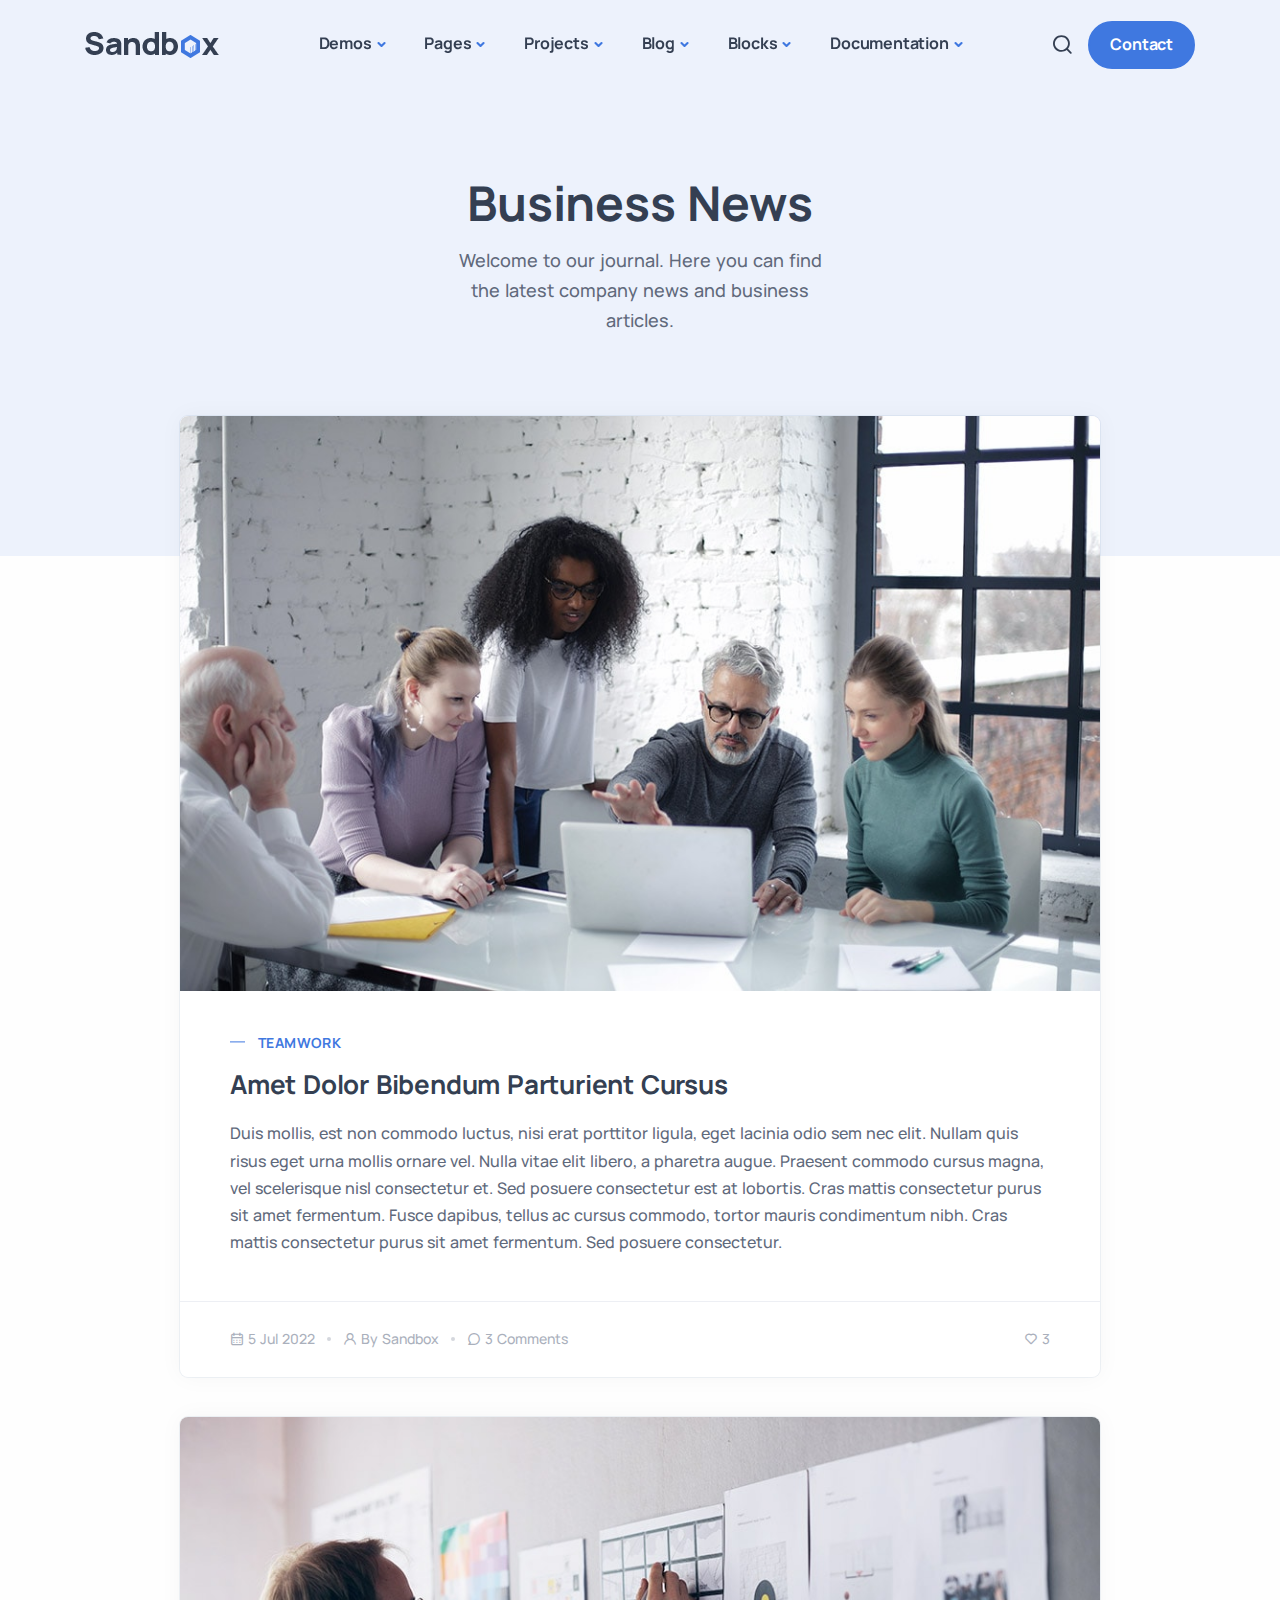
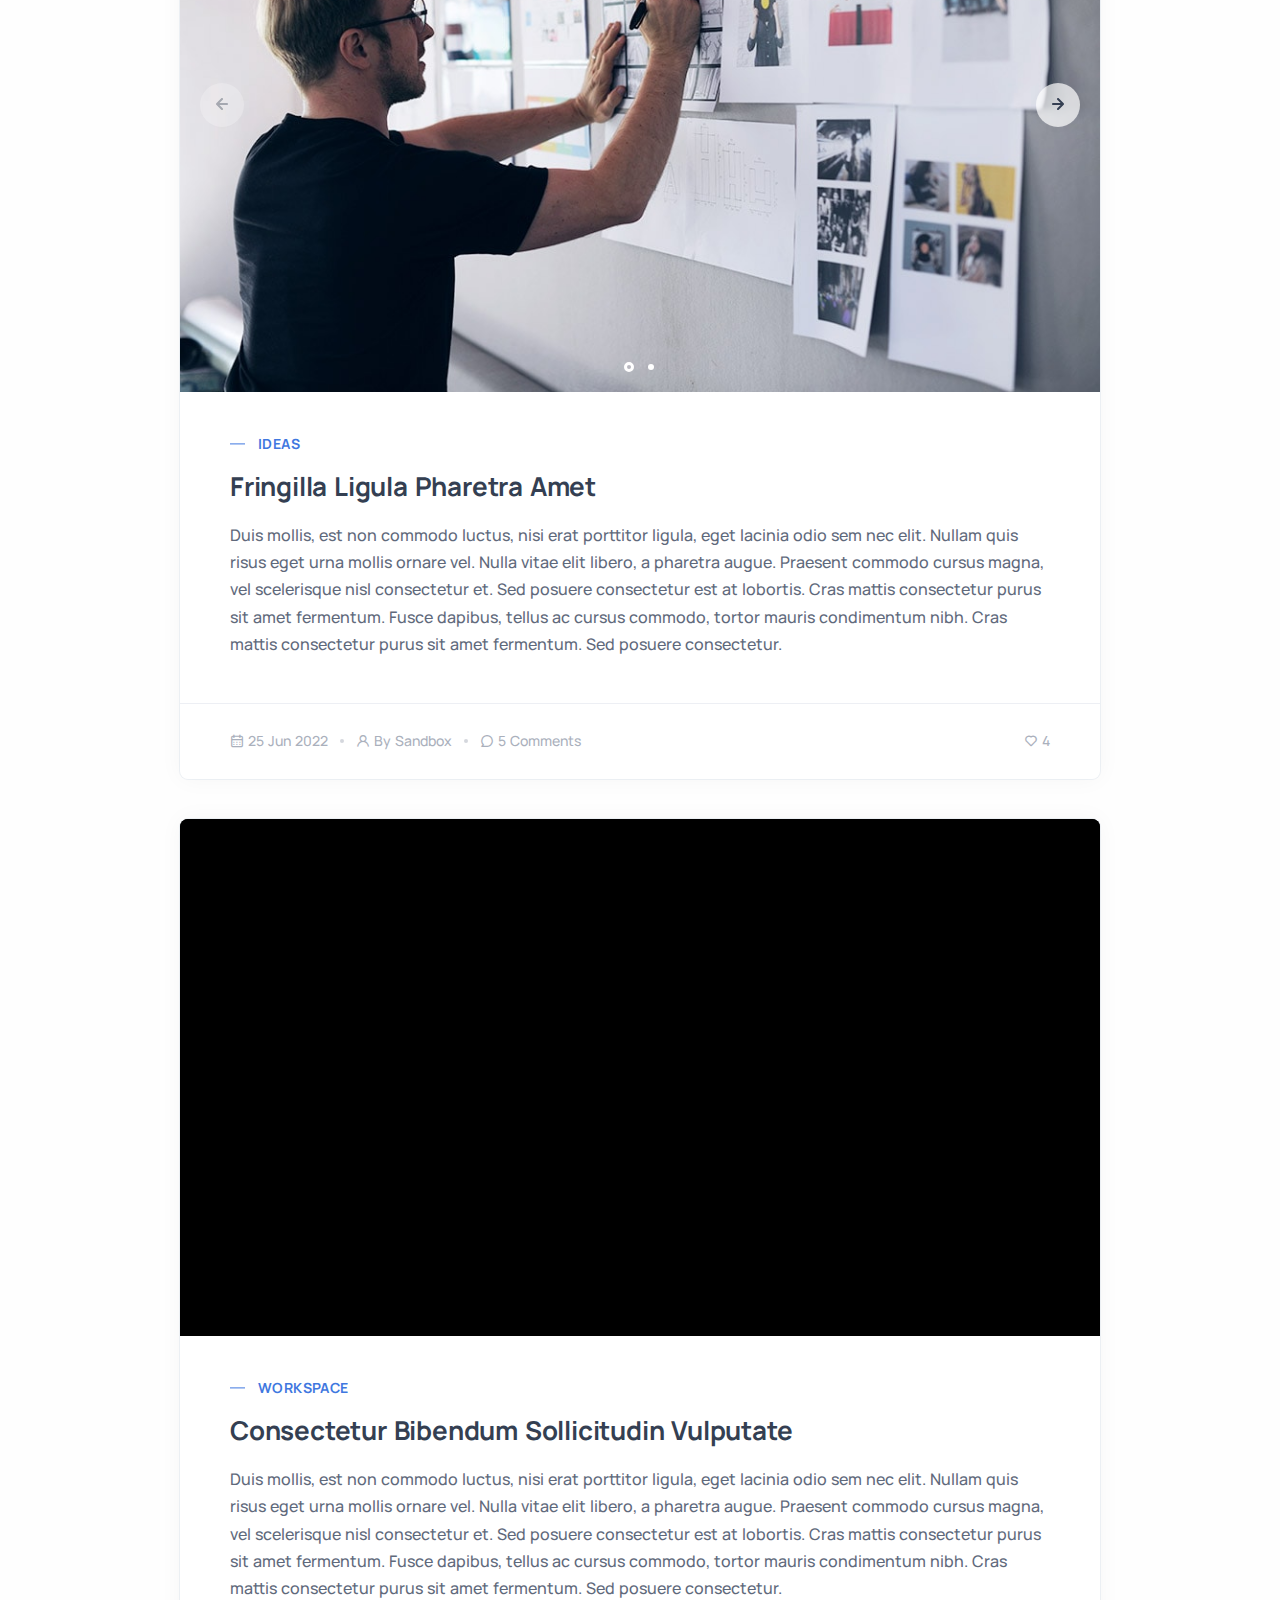
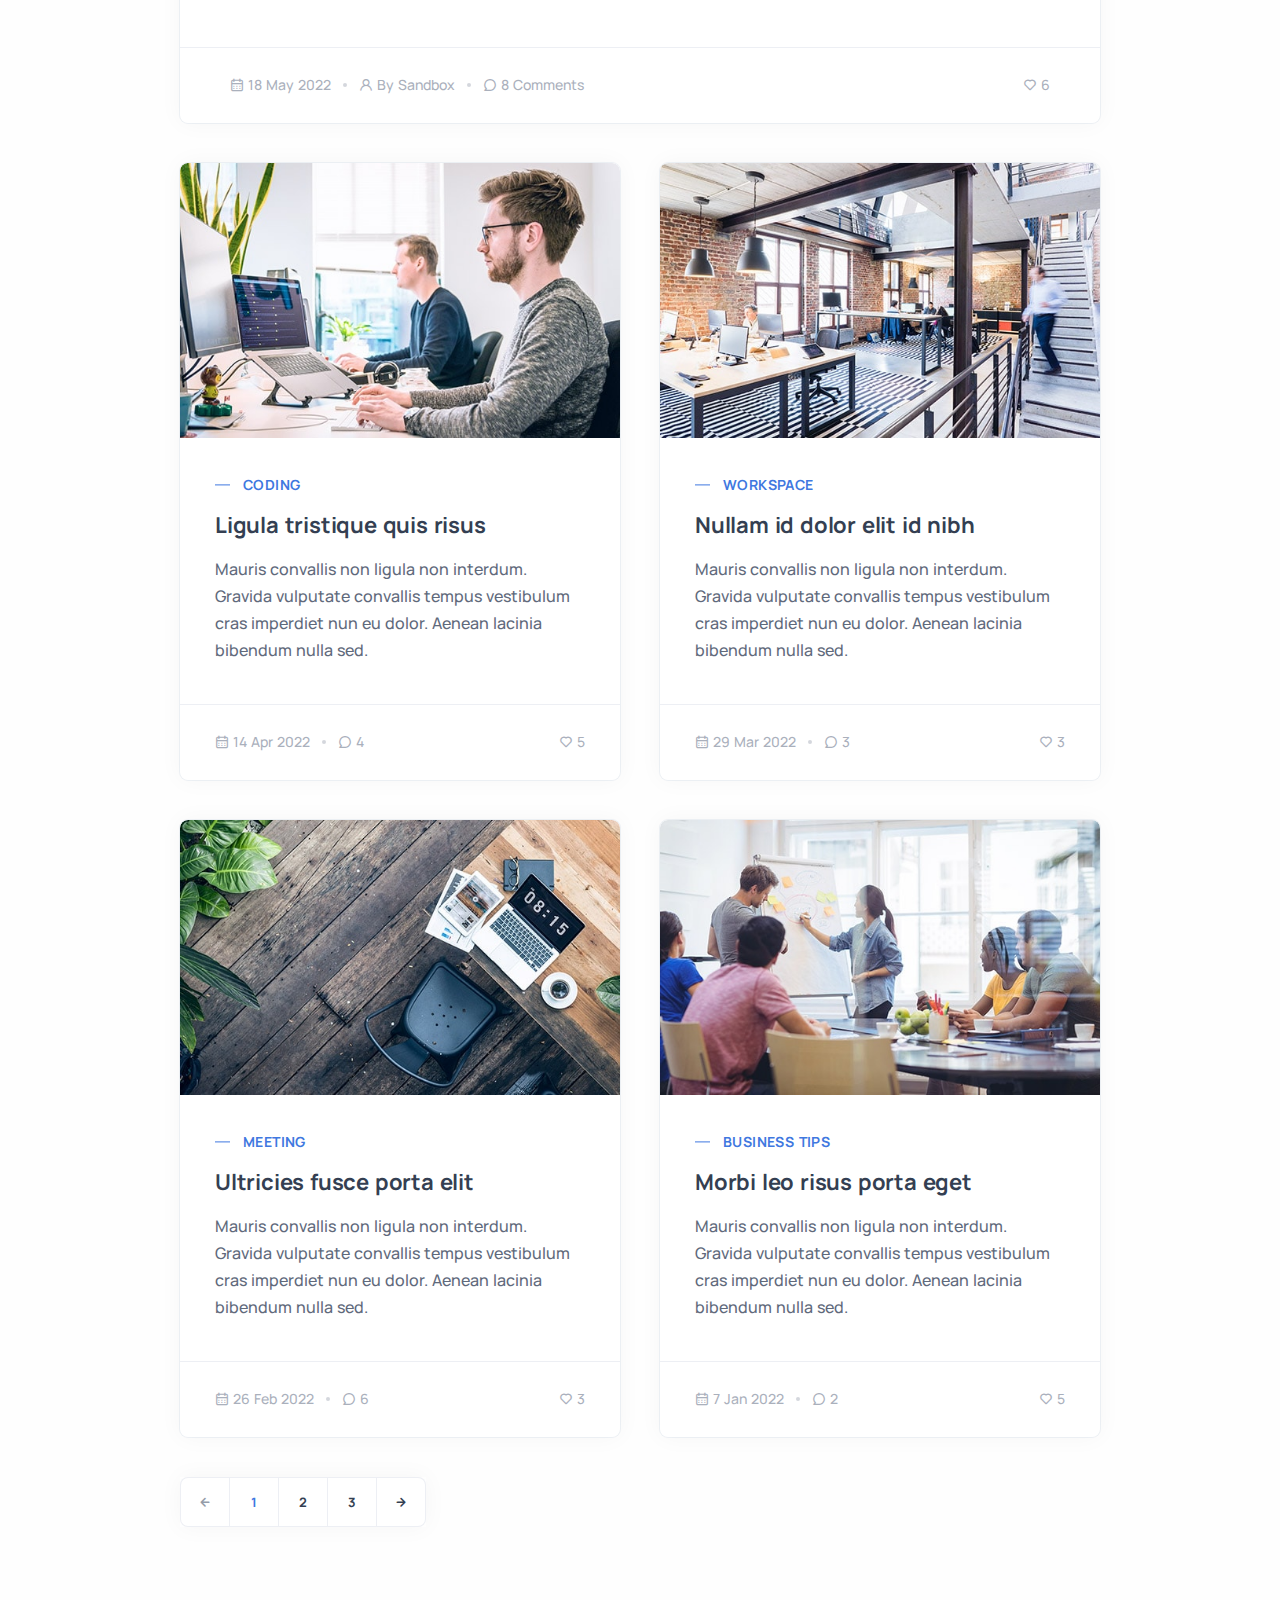
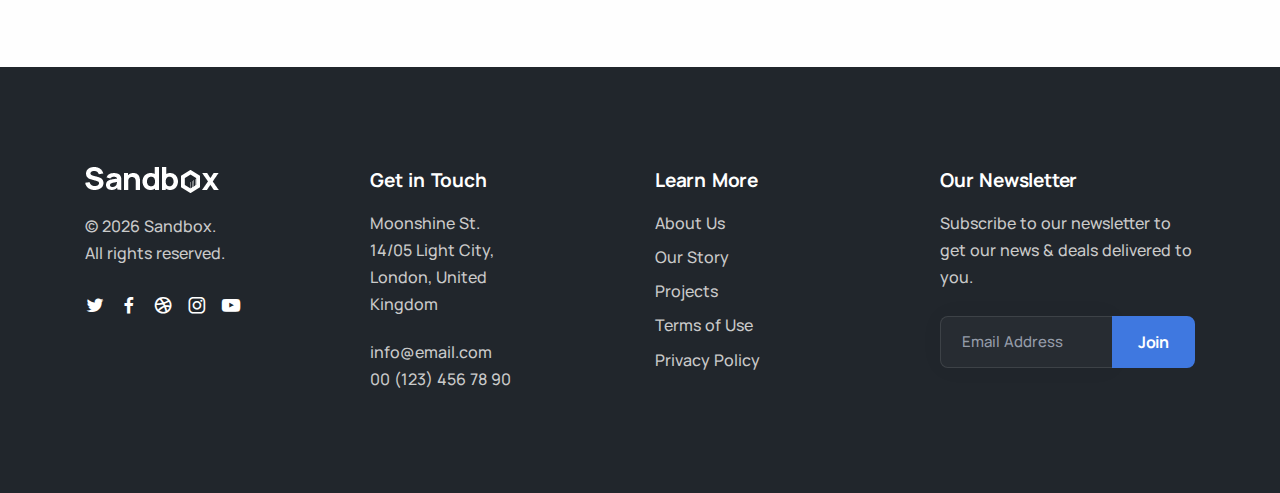
<file: blog.html>
<!DOCTYPE html>
<html lang="en">

<head>
  <meta charset="utf-8">
  <meta name="viewport" content="width=device-width, initial-scale=1.0">
  <meta name="description" content="An impressive and flawless site template that includes various UI elements and countless features, attractive ready-made blocks and rich pages, basically everything you need to create a unique and professional website.">
  <meta name="keywords" content="bootstrap 5, business, corporate, creative, gulp, marketing, minimal, modern, multipurpose, one page, responsive, saas, sass, seo, startup, html5 template, site template">
  <meta name="author" content="elemis">
  <title>Sandbox - Modern & Multipurpose Bootstrap 5 Template</title>
  <link rel="shortcut icon" href="./assets/img/favicon.png">
  <link rel="stylesheet" href="./assets/css/plugins.css">
  <link rel="stylesheet" href="./assets/css/style.css">
</head>

<body>
  <div class="content-wrapper">
    <header class="wrapper bg-soft-primary">
      <nav class="navbar navbar-expand-lg center-nav transparent navbar-light">
        <div class="container flex-lg-row flex-nowrap align-items-center">
          <div class="navbar-brand w-100">
            <a href="./index.html">
              <img src="./assets/img/logo.png" srcset="./assets/img/logo@2x.png 2x" alt="" />
            </a>
          </div>
          <div class="navbar-collapse offcanvas offcanvas-nav offcanvas-start">
            <div class="offcanvas-header d-lg-none">
              <h3 class="text-white fs-30 mb-0">Sandbox</h3>
              <button type="button" class="btn-close btn-close-white" data-bs-dismiss="offcanvas" aria-label="Close"></button>
            </div>
            <div class="offcanvas-body ms-lg-auto d-flex flex-column h-100">
              <ul class="navbar-nav">
                <li class="nav-item dropdown dropdown-mega">
                  <a class="nav-link dropdown-toggle" href="#" data-bs-toggle="dropdown">Demos</a>
                  <ul class="dropdown-menu mega-menu mega-menu-dark mega-menu-img">
                    <li class="mega-menu-content mega-menu-scroll">
                      <ul class="row row-cols-1 row-cols-lg-6 gx-0 gx-lg-4 gy-lg-2 list-unstyled">
                        <li class="col">
                          <a class="dropdown-item" href="./demo1.html">
                            <figure class="rounded lift d-none d-lg-block"><img src="./assets/img/demos/mi1.jpg" srcset="./assets/img/demos/mi1@2x.jpg 2x" alt=""></figure>
                            <span class="d-lg-none">Demo 1</span>
                          </a>
                        </li>
                        <li class="col">
                          <a class="dropdown-item" href="./demo2.html">
                            <figure class="rounded lift d-none d-lg-block"><img src="./assets/img/demos/mi2.jpg" srcset="./assets/img/demos/mi2@2x.jpg 2x" alt=""></figure>
                            <span class="d-lg-none">Demo 2</span>
                          </a>
                        </li>
                        <li class="col">
                          <a class="dropdown-item" href="./demo3.html">
                            <figure class="rounded lift d-none d-lg-block"><img src="./assets/img/demos/mi3.jpg" srcset="./assets/img/demos/mi3@2x.jpg 2x" alt=""></figure>
                            <span class="d-lg-none">Demo 3</span>
                          </a>
                        </li>
                        <li class="col">
                          <a class="dropdown-item" href="./demo4.html">
                            <figure class="rounded lift d-none d-lg-block"><img src="./assets/img/demos/mi4.jpg" srcset="./assets/img/demos/mi4@2x.jpg 2x" alt=""></figure>
                            <span class="d-lg-none">Demo 4</span>
                          </a>
                        </li>
                        <li class="col">
                          <a class="dropdown-item" href="./demo5.html">
                            <figure class="rounded lift d-none d-lg-block"><img src="./assets/img/demos/mi5.jpg" srcset="./assets/img/demos/mi5@2x.jpg 2x" alt=""></figure>
                            <span class="d-lg-none">Demo 5</span>
                          </a>
                        </li>
                        <li class="col">
                          <a class="dropdown-item" href="./demo6.html">
                            <figure class="rounded lift d-none d-lg-block"><img src="./assets/img/demos/mi6.jpg" srcset="./assets/img/demos/mi6@2x.jpg 2x" alt=""></figure>
                            <span class="d-lg-none">Demo 6</span>
                          </a>
                        </li>
                        <li class="col">
                          <a class="dropdown-item" href="./demo7.html">
                            <figure class="rounded lift d-none d-lg-block"><img src="./assets/img/demos/mi7.jpg" srcset="./assets/img/demos/mi7@2x.jpg 2x" alt=""></figure>
                            <span class="d-lg-none">Demo 7</span>
                          </a>
                        </li>
                        <li class="col">
                          <a class="dropdown-item" href="./demo8.html">
                            <figure class="rounded lift d-none d-lg-block"><img src="./assets/img/demos/mi8.jpg" srcset="./assets/img/demos/mi8@2x.jpg 2x" alt=""></figure>
                            <span class="d-lg-none">Demo 8</span>
                          </a>
                        </li>
                        <li class="col">
                          <a class="dropdown-item" href="./demo9.html">
                            <figure class="rounded lift d-none d-lg-block"><img src="./assets/img/demos/mi9.jpg" srcset="./assets/img/demos/mi9@2x.jpg 2x" alt=""></figure>
                            <span class="d-lg-none">Demo 9</span>
                          </a>
                        </li>
                        <li class="col">
                          <a class="dropdown-item" href="./demo10.html">
                            <figure class="rounded lift d-none d-lg-block"><img src="./assets/img/demos/mi10.jpg" srcset="./assets/img/demos/mi10@2x.jpg 2x" alt=""></figure>
                            <span class="d-lg-none">Demo 10</span>
                          </a>
                        </li>
                        <li class="col">
                          <a class="dropdown-item" href="./demo11.html">
                            <figure class="rounded lift d-none d-lg-block"><img src="./assets/img/demos/mi11.jpg" srcset="./assets/img/demos/mi11@2x.jpg 2x" alt=""></figure>
                            <span class="d-lg-none">Demo 11</span>
                          </a>
                        </li>
                        <li class="col">
                          <a class="dropdown-item" href="./demo12.html">
                            <figure class="rounded lift d-none d-lg-block"><img src="./assets/img/demos/mi12.jpg" srcset="./assets/img/demos/mi12@2x.jpg 2x" alt=""></figure>
                            <span class="d-lg-none">Demo 12</span>
                          </a>
                        </li>
                        <li class="col">
                          <a class="dropdown-item" href="./demo13.html">
                            <figure class="rounded lift d-none d-lg-block"><img src="./assets/img/demos/mi13.jpg" srcset="./assets/img/demos/mi13@2x.jpg 2x" alt=""></figure>
                            <span class="d-lg-none">Demo 13</span>
                          </a>
                        </li>
                        <li class="col">
                          <a class="dropdown-item" href="./demo14.html">
                            <figure class="rounded lift d-none d-lg-block"><img src="./assets/img/demos/mi14.jpg" srcset="./assets/img/demos/mi14@2x.jpg 2x" alt=""></figure>
                            <span class="d-lg-none">Demo 14</span>
                          </a>
                        </li>
                        <li class="col">
                          <a class="dropdown-item" href="./demo15.html">
                            <figure class="rounded lift d-none d-lg-block"><img src="./assets/img/demos/mi15.jpg" srcset="./assets/img/demos/mi15@2x.jpg 2x" alt=""></figure>
                            <span class="d-lg-none">Demo 15</span>
                          </a>
                        </li>
                        <li class="col">
                          <a class="dropdown-item" href="./demo16.html">
                            <figure class="rounded lift d-none d-lg-block"><img src="./assets/img/demos/mi16.jpg" srcset="./assets/img/demos/mi16@2x.jpg 2x" alt=""></figure>
                            <span class="d-lg-none">Demo 16</span>
                          </a>
                        </li>
                        <li class="col">
                          <a class="dropdown-item" href="./demo17.html">
                            <figure class="rounded lift d-none d-lg-block"><img src="./assets/img/demos/mi17.jpg" srcset="./assets/img/demos/mi17@2x.jpg 2x" alt=""></figure>
                            <span class="d-lg-none">Demo 17</span>
                          </a>
                        </li>
                        <li class="col">
                          <a class="dropdown-item" href="./demo18.html">
                            <figure class="rounded lift d-none d-lg-block"><img src="./assets/img/demos/mi18.jpg" srcset="./assets/img/demos/mi18@2x.jpg 2x" alt=""></figure>
                            <span class="d-lg-none">Demo 18</span>
                          </a>
                        </li>
                        <li class="col">
                          <a class="dropdown-item" href="./demo19.html">
                            <figure class="rounded lift d-none d-lg-block"><img src="./assets/img/demos/mi19.jpg" srcset="./assets/img/demos/mi19@2x.jpg 2x" alt=""></figure>
                            <span class="d-lg-none">Demo 19</span>
                          </a>
                        </li>
                        <li class="col">
                          <a class="dropdown-item" href="./demo20.html">
                            <figure class="rounded lift d-none d-lg-block"><img src="./assets/img/demos/mi20.jpg" srcset="./assets/img/demos/mi20@2x.jpg 2x" alt=""></figure>
                            <span class="d-lg-none">Demo 20</span>
                          </a>
                        </li>
                        <li class="col">
                          <a class="dropdown-item" href="./demo21.html">
                            <figure class="rounded lift d-none d-lg-block"><img src="./assets/img/demos/mi21.jpg" srcset="./assets/img/demos/mi21@2x.jpg 2x" alt=""></figure>
                            <span class="d-lg-none">Demo 21</span>
                          </a>
                        </li>
                        <li class="col">
                          <a class="dropdown-item" href="./demo22.html">
                            <figure class="rounded lift d-none d-lg-block"><img src="./assets/img/demos/mi22.jpg" srcset="./assets/img/demos/mi22@2x.jpg 2x" alt=""></figure>
                            <span class="d-lg-none">Demo 22</span>
                          </a>
                        </li>
                        <li class="col">
                          <a class="dropdown-item" href="./demo23.html">
                            <figure class="rounded lift d-none d-lg-block"><img src="./assets/img/demos/mi23.jpg" srcset="./assets/img/demos/mi23@2x.jpg 2x" alt=""></figure>
                            <span class="d-lg-none">Demo 23</span>
                          </a>
                        </li>
                        <li class="col">
                          <a class="dropdown-item" href="./demo24.html">
                            <figure class="rounded lift d-none d-lg-block"><img src="./assets/img/demos/mi24.jpg" srcset="./assets/img/demos/mi24@2x.jpg 2x" alt=""></figure>
                            <span class="d-lg-none">Demo 24</span>
                          </a>
                        </li>
                        <li class="col">
                          <a class="dropdown-item" href="./demo25.html">
                            <figure class="rounded lift d-none d-lg-block"><img src="./assets/img/demos/mi25.jpg" srcset="./assets/img/demos/mi25@2x.jpg 2x" alt=""></figure>
                            <span class="d-lg-none">Demo 25</span>
                          </a>
                        </li>
                        <li class="col">
                          <a class="dropdown-item" href="./demo26.html">
                            <figure class="rounded lift d-none d-lg-block"><img src="./assets/img/demos/mi26.jpg" srcset="./assets/img/demos/mi26@2x.jpg 2x" alt=""></figure>
                            <span class="d-lg-none">Demo 26</span>
                          </a>
                        </li>
                        <li class="col">
                          <a class="dropdown-item" href="./demo27.html">
                            <figure class="rounded lift d-none d-lg-block"><img src="./assets/img/demos/mi27.jpg" srcset="./assets/img/demos/mi27@2x.jpg 2x" alt=""></figure>
                            <span class="d-lg-none">Demo 27</span>
                          </a>
                        </li>
                        <li class="col">
                          <a class="dropdown-item" href="./demo28.html">
                            <figure class="rounded lift d-none d-lg-block"><img src="./assets/img/demos/mi28.jpg" srcset="./assets/img/demos/mi28@2x.jpg 2x" alt=""></figure>
                            <span class="d-lg-none">Demo 28</span>
                          </a>
                        </li>
                        <li class="col">
                          <a class="dropdown-item" href="./demo29.html">
                            <figure class="rounded lift d-none d-lg-block"><img src="./assets/img/demos/mi29.jpg" srcset="./assets/img/demos/mi29@2x.jpg 2x" alt=""></figure>
                            <span class="d-lg-none">Demo 29</span>
                          </a>
                        </li>
                        <li class="col">
                          <a class="dropdown-item" href="./demo30.html">
                            <figure class="rounded lift d-none d-lg-block"><img src="./assets/img/demos/mi30.jpg" srcset="./assets/img/demos/mi30@2x.jpg 2x" alt=""></figure>
                            <span class="d-lg-none">Demo 30</span>
                          </a>
                        </li>
                        <li class="col">
                          <a class="dropdown-item" href="./demo31.html">
                            <figure class="rounded lift d-none d-lg-block"><img src="./assets/img/demos/mi31.jpg" srcset="./assets/img/demos/mi31@2x.jpg 2x" alt=""></figure>
                            <span class="d-lg-none">Demo 31</span>
                          </a>
                        </li>
                        <li class="col">
                          <a class="dropdown-item" href="./demo32.html">
                            <figure class="rounded lift d-none d-lg-block"><img src="./assets/img/demos/mi32.jpg" srcset="./assets/img/demos/mi32@2x.jpg 2x" alt=""></figure>
                            <span class="d-lg-none">Demo 32</span>
                          </a>
                        </li>
                        <li class="col">
                          <a class="dropdown-item" href="./demo33.html">
                            <figure class="rounded lift d-none d-lg-block"><img src="./assets/img/demos/mi33.jpg" srcset="./assets/img/demos/mi33@2x.jpg 2x" alt=""></figure>
                            <span class="d-lg-none">Demo 33</span>
                          </a>
                        </li>
                        <li class="col">
                          <a class="dropdown-item" href="./demo34.html">
                            <figure class="rounded lift d-none d-lg-block"><img src="./assets/img/demos/mi34.jpg" srcset="./assets/img/demos/mi34@2x.jpg 2x" alt=""></figure>
                            <span class="d-lg-none">Demo 34</span>
                          </a>
                        </li>
                        <li class="col">
                          <a class="dropdown-item" href="./demo35.html">
                            <figure class="rounded lift d-none d-lg-block"><img src="./assets/img/demos/mi35.jpg" srcset="./assets/img/demos/mi35@2x.jpg 2x" alt=""></figure>
                            <span class="d-lg-none">Demo 35</span>
                          </a>
                        </li>
                        <li class="col">
                          <a class="dropdown-item" href="./demo36.html">
                            <figure class="rounded lift d-none d-lg-block"><img src="./assets/img/demos/mi36.jpg" srcset="./assets/img/demos/mi36@2x.jpg 2x" alt=""></figure>
                            <span class="d-lg-none">Demo 36</span>
                          </a>
                        </li>
                      </ul>
                      <!--/.row -->
                      <span class="d-none d-lg-flex"><i class="uil uil-direction"></i><strong>Scroll to view more</strong></span>
                    </li>
                    <!--/.mega-menu-content-->
                  </ul>
                  <!--/.dropdown-menu -->
                </li>
                <li class="nav-item dropdown">
                  <a class="nav-link dropdown-toggle" href="#" data-bs-toggle="dropdown">Pages</a>
                  <ul class="dropdown-menu">
                    <li class="dropdown dropdown-submenu dropend"><a class="dropdown-item dropdown-toggle" href="#" data-bs-toggle="dropdown">Services</a>
                      <ul class="dropdown-menu">
                        <li class="nav-item"><a class="dropdown-item" href="./services.html">Services I</a></li>
                        <li class="nav-item"><a class="dropdown-item" href="./services2.html">Services II</a></li>
                      </ul>
                    </li>
                    <li class="dropdown dropdown-submenu dropend"><a class="dropdown-item dropdown-toggle" href="#" data-bs-toggle="dropdown">About</a>
                      <ul class="dropdown-menu">
                        <li class="nav-item"><a class="dropdown-item" href="./about.html">About I</a></li>
                        <li class="nav-item"><a class="dropdown-item" href="./about2.html">About II</a></li>
                      </ul>
                    </li>
                    <li class="dropdown dropdown-submenu dropend"><a class="dropdown-item dropdown-toggle" href="#" data-bs-toggle="dropdown">Shop</a>
                      <ul class="dropdown-menu">
                        <li class="nav-item"><a class="dropdown-item" href="./shop.html">Shop I</a></li>
                        <li class="nav-item"><a class="dropdown-item" href="./shop2.html">Shop II</a></li>
                        <li class="nav-item"><a class="dropdown-item" href="./shop-product.html">Product Page</a></li>
                        <li class="nav-item"><a class="dropdown-item" href="./shop-cart.html">Shopping Cart</a></li>
                        <li class="nav-item"><a class="dropdown-item" href="./shop-checkout.html">Checkout</a></li>
                      </ul>
                    </li>
                    <li class="dropdown dropdown-submenu dropend"><a class="dropdown-item dropdown-toggle" href="#" data-bs-toggle="dropdown">Contact</a>
                      <ul class="dropdown-menu">
                        <li class="nav-item"><a class="dropdown-item" href="./contact.html">Contact I</a></li>
                        <li class="nav-item"><a class="dropdown-item" href="./contact2.html">Contact II</a></li>
                        <li class="nav-item"><a class="dropdown-item" href="./contact3.html">Contact III</a></li>
                      </ul>
                    </li>
                    <li class="dropdown dropdown-submenu dropend"><a class="dropdown-item dropdown-toggle" href="#" data-bs-toggle="dropdown">Career</a>
                      <ul class="dropdown-menu">
                        <li class="nav-item"><a class="dropdown-item" href="./career.html">Job Listing I</a></li>
                        <li class="nav-item"><a class="dropdown-item" href="./career2.html">Job Listing II</a></li>
                        <li class="nav-item"><a class="dropdown-item" href="./career-job.html">Job Description</a></li>
                      </ul>
                    </li>
                    <li class="dropdown dropdown-submenu dropend"><a class="dropdown-item dropdown-toggle" href="#" data-bs-toggle="dropdown">Utility</a>
                      <ul class="dropdown-menu">
                        <li class="nav-item"><a class="dropdown-item" href="./404.html">404 Not Found</a></li>
                        <li class="nav-item"><a class="dropdown-item" href="./page-loader.html">Page Loader</a></li>
                        <li class="nav-item"><a class="dropdown-item" href="./signin.html">Sign In I</a></li>
                        <li class="nav-item"><a class="dropdown-item" href="./signin2.html">Sign In II</a></li>
                        <li class="nav-item"><a class="dropdown-item" href="./signup.html">Sign Up I</a></li>
                        <li class="nav-item"><a class="dropdown-item" href="./signup2.html">Sign Up II</a></li>
                        <li class="nav-item"><a class="dropdown-item" href="./terms.html">Terms</a></li>
                      </ul>
                    </li>
                    <li class="nav-item"><a class="dropdown-item" href="./pricing.html">Pricing</a></li>
                    <li class="nav-item"><a class="dropdown-item" href="./onepage.html">One Page</a></li>
                  </ul>
                </li>
                <li class="nav-item dropdown">
                  <a class="nav-link dropdown-toggle" href="#" data-bs-toggle="dropdown">Projects</a>
                  <div class="dropdown-menu dropdown-lg">
                    <div class="dropdown-lg-content">
                      <div>
                        <h6 class="dropdown-header">Project Pages</h6>
                        <ul class="list-unstyled">
                          <li><a class="dropdown-item" href="./projects.html">Projects I</a></li>
                          <li><a class="dropdown-item" href="./projects2.html">Projects II</a></li>
                          <li><a class="dropdown-item" href="./projects3.html">Projects III</a></li>
                          <li><a class="dropdown-item" href="./projects4.html">Projects IV</a></li>
                        </ul>
                      </div>
                      <!-- /.column -->
                      <div>
                        <h6 class="dropdown-header">Single Projects</h6>
                        <ul class="list-unstyled">
                          <li><a class="dropdown-item" href="./single-project.html">Single Project I</a></li>
                          <li><a class="dropdown-item" href="./single-project2.html">Single Project II</a></li>
                          <li><a class="dropdown-item" href="./single-project3.html">Single Project III</a></li>
                          <li><a class="dropdown-item" href="./single-project4.html">Single Project IV</a></li>
                        </ul>
                      </div>
                      <!-- /.column -->
                    </div>
                    <!-- /auto-column -->
                  </div>
                </li>
                <li class="nav-item dropdown">
                  <a class="nav-link dropdown-toggle" href="#" data-bs-toggle="dropdown">Blog</a>
                  <ul class="dropdown-menu">
                    <li class="nav-item"><a class="dropdown-item" href="./blog.html">Blog without Sidebar</a></li>
                    <li class="nav-item"><a class="dropdown-item" href="./blog2.html">Blog with Sidebar</a></li>
                    <li class="nav-item"><a class="dropdown-item" href="./blog3.html">Blog with Left Sidebar</a></li>
                    <li class="dropdown dropdown-submenu dropend"><a class="dropdown-item dropdown-toggle" href="#" data-bs-toggle="dropdown">Blog Posts</a>
                      <ul class="dropdown-menu">
                        <li class="nav-item"><a class="dropdown-item" href="./blog-post.html">Post without Sidebar</a></li>
                        <li class="nav-item"><a class="dropdown-item" href="./blog-post2.html">Post with Sidebar</a></li>
                        <li class="nav-item"><a class="dropdown-item" href="./blog-post3.html">Post with Left Sidebar</a></li>
                      </ul>
                    </li>
                  </ul>
                </li>
                <li class="nav-item dropdown dropdown-mega">
                  <a class="nav-link dropdown-toggle" href="#" data-bs-toggle="dropdown">Blocks</a>
                  <ul class="dropdown-menu mega-menu mega-menu-dark mega-menu-img">
                    <li class="mega-menu-content">
                      <ul class="row row-cols-1 row-cols-lg-6 gx-0 gx-lg-6 gy-lg-4 list-unstyled">
                        <li class="col"><a class="dropdown-item" href="./docs/blocks/about.html">
                            <div class="rounded img-svg d-none d-lg-block p-4 mb-lg-2"><img class="rounded-0" src="./assets/img/demos/block1.svg" alt=""></div>
                            <span>About</span>
                          </a>
                        </li>
                        <li class="col"><a class="dropdown-item" href="./docs/blocks/blog.html">
                            <div class="rounded img-svg d-none d-lg-block p-4 mb-lg-2"><img class="rounded-0" src="./assets/img/demos/block2.svg" alt=""></div>
                            <span>Blog</span>
                          </a>
                        </li>
                        <li class="col"><a class="dropdown-item" href="./docs/blocks/call-to-action.html">
                            <div class="rounded img-svg d-none d-lg-block p-4 mb-lg-2"><img class="rounded-0" src="./assets/img/demos/block3.svg" alt=""></div>
                            <span>Call to Action</span>
                          </a>
                        </li>
                        <li class="col"><a class="dropdown-item" href="./docs/blocks/clients.html">
                            <div class="rounded img-svg d-none d-lg-block p-4 mb-lg-2"><img class="rounded-0" src="./assets/img/demos/block4.svg" alt=""></div>
                            <span>Clients</span>
                          </a>
                        </li>
                        <li class="col"><a class="dropdown-item" href="./docs/blocks/contact.html">
                            <div class="rounded img-svg d-none d-lg-block p-4 mb-lg-2"><img class="rounded-0" src="./assets/img/demos/block5.svg" alt=""></div>
                            <span>Contact</span>
                          </a>
                        </li>
                        <li class="col"><a class="dropdown-item" href="./docs/blocks/facts.html">
                            <div class="rounded img-svg d-none d-lg-block p-4 mb-lg-2"><img class="rounded-0" src="./assets/img/demos/block6.svg" alt=""></div>
                            <span>Facts</span>
                          </a>
                        </li>
                        <li class="col"><a class="dropdown-item" href="./docs/blocks/faq.html">
                            <div class="rounded img-svg d-none d-lg-block p-4 mb-lg-2"><img class="rounded-0" src="./assets/img/demos/block7.svg" alt=""></div>
                            <span>FAQ</span>
                          </a>
                        </li>
                        <li class="col"><a class="dropdown-item" href="./docs/blocks/features.html">
                            <div class="rounded img-svg d-none d-lg-block p-4 mb-lg-2"><img class="rounded-0" src="./assets/img/demos/block8.svg" alt=""></div>
                            <span>Features</span>
                          </a>
                        </li>
                        <li class="col"><a class="dropdown-item" href="./docs/blocks/footer.html">
                            <div class="rounded img-svg d-none d-lg-block p-4 mb-lg-2"><img class="rounded-0" src="./assets/img/demos/block9.svg" alt=""></div>
                            <span>Footer</span>
                          </a>
                        </li>
                        <li class="col"><a class="dropdown-item" href="./docs/blocks/hero.html">
                            <div class="rounded img-svg d-none d-lg-block p-4 mb-lg-2"><img class="rounded-0" src="./assets/img/demos/block10.svg" alt=""></div>
                            <span>Hero</span>
                          </a>
                        </li>
                        <li class="col"><a class="dropdown-item" href="./docs/blocks/misc.html">
                            <div class="rounded img-svg d-none d-lg-block p-4 mb-lg-2"><img class="rounded-0" src="./assets/img/demos/block17.svg" alt=""></div>
                            <span>Misc</span>
                          </a>
                        </li>
                        <li class="col"><a class="dropdown-item" href="./docs/blocks/navbar.html">
                            <div class="rounded img-svg d-none d-lg-block p-4 mb-lg-2"><img class="rounded-0" src="./assets/img/demos/block11.svg" alt=""></div>
                            <span>Navbar</span>
                          </a>
                        </li>
                        <li class="col"><a class="dropdown-item" href="./docs/blocks/portfolio.html">
                            <div class="rounded img-svg d-none d-lg-block p-4 mb-lg-2"><img class="rounded-0" src="./assets/img/demos/block12.svg" alt=""></div>
                            <span>Portfolio</span>
                          </a>
                        </li>
                        <li class="col"><a class="dropdown-item" href="./docs/blocks/pricing.html">
                            <div class="rounded img-svg d-none d-lg-block p-4 mb-lg-2"><img class="rounded-0" src="./assets/img/demos/block13.svg" alt=""></div>
                            <span>Pricing</span>
                          </a>
                        </li>
                        <li class="col"><a class="dropdown-item" href="./docs/blocks/process.html">
                            <div class="rounded img-svg d-none d-lg-block p-4 mb-lg-2"><img class="rounded-0" src="./assets/img/demos/block14.svg" alt=""></div>
                            <span>Process</span>
                          </a>
                        </li>
                        <li class="col"><a class="dropdown-item" href="./docs/blocks/team.html">
                            <div class="rounded img-svg d-none d-lg-block p-4 mb-lg-2"><img class="rounded-0" src="./assets/img/demos/block15.svg" alt=""></div>
                            <span>Team</span>
                          </a>
                        </li>
                        <li class="col"><a class="dropdown-item" href="./docs/blocks/testimonials.html">
                            <div class="rounded img-svg d-none d-lg-block p-4 mb-lg-2"><img class="rounded-0" src="./assets/img/demos/block16.svg" alt=""></div>
                            <span>Testimonials</span>
                          </a>
                        </li>
                      </ul>
                      <!--/.row -->
                    </li>
                    <!--/.mega-menu-content-->
                  </ul>
                  <!--/.dropdown-menu -->
                </li>
                <li class="nav-item dropdown dropdown-mega">
                  <a class="nav-link dropdown-toggle" href="#" data-bs-toggle="dropdown">Documentation</a>
                  <ul class="dropdown-menu mega-menu">
                    <li class="mega-menu-content">
                      <div class="row gx-0 gx-lg-3">
                        <div class="col-lg-4">
                          <h6 class="dropdown-header">Usage</h6>
                          <ul class="list-unstyled cc-2 pb-lg-1">
                            <li><a class="dropdown-item" href="./docs/index.html">Get Started</a></li>
                            <li><a class="dropdown-item" href="./docs/forms.html">Forms</a></li>
                            <li><a class="dropdown-item" href="./docs/faq.html">FAQ</a></li>
                            <li><a class="dropdown-item" href="./docs/changelog.html">Changelog</a></li>
                            <li><a class="dropdown-item" href="./docs/credits.html">Credits</a></li>
                          </ul>
                          <h6 class="dropdown-header mt-lg-6">Styleguide</h6>
                          <ul class="list-unstyled cc-2">
                            <li><a class="dropdown-item" href="./docs/styleguide/colors.html">Colors</a></li>
                            <li><a class="dropdown-item" href="./docs/styleguide/fonts.html">Fonts</a></li>
                            <li><a class="dropdown-item" href="./docs/styleguide/icons-svg.html">SVG Icons</a></li>
                            <li><a class="dropdown-item" href="./docs/styleguide/icons-font.html">Font Icons</a></li>
                            <li><a class="dropdown-item" href="./docs/styleguide/illustrations.html">Illustrations</a></li>
                            <li><a class="dropdown-item" href="./docs/styleguide/backgrounds.html">Backgrounds</a></li>
                            <li><a class="dropdown-item" href="./docs/styleguide/misc.html">Misc</a></li>
                          </ul>
                        </div>
                        <!--/column -->
                        <div class="col-lg-8">
                          <h6 class="dropdown-header">Elements</h6>
                          <ul class="list-unstyled cc-3">
                            <li><a class="dropdown-item" href="./docs/elements/accordion.html">Accordion</a></li>
                            <li><a class="dropdown-item" href="./docs/elements/alerts.html">Alerts</a></li>
                            <li><a class="dropdown-item" href="./docs/elements/animations.html">Animations</a></li>
                            <li><a class="dropdown-item" href="./docs/elements/avatars.html">Avatars</a></li>
                            <li><a class="dropdown-item" href="./docs/elements/background.html">Background</a></li>
                            <li><a class="dropdown-item" href="./docs/elements/badges.html">Badges</a></li>
                            <li><a class="dropdown-item" href="./docs/elements/buttons.html">Buttons</a></li>
                            <li><a class="dropdown-item" href="./docs/elements/card.html">Card</a></li>
                            <li><a class="dropdown-item" href="./docs/elements/carousel.html">Carousel</a></li>
                            <li><a class="dropdown-item" href="./docs/elements/dividers.html">Dividers</a></li>
                            <li><a class="dropdown-item" href="./docs/elements/form-elements.html">Form Elements</a></li>
                            <li><a class="dropdown-item" href="./docs/elements/image-hover.html">Image Hover</a></li>
                            <li><a class="dropdown-item" href="./docs/elements/image-mask.html">Image Mask</a></li>
                            <li><a class="dropdown-item" href="./docs/elements/lightbox.html">Lightbox</a></li>
                            <li><a class="dropdown-item" href="./docs/elements/player.html">Media Player</a></li>
                            <li><a class="dropdown-item" href="./docs/elements/modal.html">Modal</a></li>
                            <li><a class="dropdown-item" href="./docs/elements/pagination.html">Pagination</a></li>
                            <li><a class="dropdown-item" href="./docs/elements/progressbar.html">Progressbar</a></li>
                            <li><a class="dropdown-item" href="./docs/elements/shadows.html">Shadows</a></li>
                            <li><a class="dropdown-item" href="./docs/elements/shapes.html">Shapes</a></li>
                            <li><a class="dropdown-item" href="./docs/elements/tables.html">Tables</a></li>
                            <li><a class="dropdown-item" href="./docs/elements/tabs.html">Tabs</a></li>
                            <li><a class="dropdown-item" href="./docs/elements/text-animations.html">Text Animations</a></li>
                            <li><a class="dropdown-item" href="./docs/elements/text-highlight.html">Text Highlight</a></li>
                            <li><a class="dropdown-item" href="./docs/elements/tiles.html">Tiles</a></li>
                            <li><a class="dropdown-item" href="./docs/elements/tooltips-popovers.html">Tooltips & Popovers</a></li>
                            <li><a class="dropdown-item" href="./docs/elements/typography.html">Typography</a></li>
                          </ul>
                        </div>
                        <!--/column -->
                      </div>
                      <!--/.row -->
                    </li>
                    <!--/.mega-menu-content-->
                  </ul>
                  <!--/.dropdown-menu -->
                </li>
              </ul>
              <!-- /.navbar-nav -->
              <div class="offcanvas-footer d-lg-none">
                <div>
                  <a href="mailto:first.last@email.com" class="link-inverse">info@email.com</a>
                  <br /> 00 (123) 456 78 90 <br />
                  <nav class="nav social social-white mt-4">
                    <a href="#"><i class="uil uil-twitter"></i></a>
                    <a href="#"><i class="uil uil-facebook-f"></i></a>
                    <a href="#"><i class="uil uil-dribbble"></i></a>
                    <a href="#"><i class="uil uil-instagram"></i></a>
                    <a href="#"><i class="uil uil-youtube"></i></a>
                  </nav>
                  <!-- /.social -->
                </div>
              </div>
              <!-- /.offcanvas-footer -->
            </div>
            <!-- /.offcanvas-body -->
          </div>
          <!-- /.navbar-collapse -->
          <div class="navbar-other w-100 d-flex ms-auto">
            <ul class="navbar-nav flex-row align-items-center ms-auto">
              <li class="nav-item"><a class="nav-link" data-bs-toggle="offcanvas" data-bs-target="#offcanvas-search"><i class="uil uil-search"></i></a></li>
              <li class="nav-item d-none d-md-block">
                <a href="./contact.html" class="btn btn-sm btn-primary rounded-pill">Contact</a>
              </li>
              <li class="nav-item d-lg-none">
                <button class="hamburger offcanvas-nav-btn"><span></span></button>
              </li>
            </ul>
            <!-- /.navbar-nav -->
          </div>
          <!-- /.navbar-other -->
        </div>
        <!-- /.container -->
      </nav>
      <!-- /.navbar -->
      <div class="offcanvas offcanvas-top bg-light" id="offcanvas-search" data-bs-scroll="true">
        <div class="container d-flex flex-row py-6">
          <form class="search-form w-100">
            <input id="search-form" type="text" class="form-control" placeholder="Type keyword and hit enter">
          </form>
          <!-- /.search-form -->
          <button type="button" class="btn-close" data-bs-dismiss="offcanvas" aria-label="Close"></button>
        </div>
        <!-- /.container -->
      </div>
      <!-- /.offcanvas -->
    </header>
    <!-- /header -->
    <section class="wrapper bg-soft-primary">
      <div class="container pt-10 pb-19 pt-md-14 pb-md-20 text-center">
        <div class="row">
          <div class="col-md-7 col-lg-6 col-xl-5 mx-auto">
            <h1 class="display-1 mb-3">Business News</h1>
            <p class="lead px-lg-5 px-xxl-8">Welcome to our journal. Here you can find the latest company news and business articles.</p>
          </div>
          <!-- /column -->
        </div>
        <!-- /.row -->
      </div>
      <!-- /.container -->
    </section>
    <!-- /section -->
    <section class="wrapper bg-light">
      <div class="container pb-14 pb-md-16">
        <div class="row">
          <div class="col-lg-10 mx-auto">
            <div class="blog classic-view mt-n17">
              <article class="post">
                <div class="card">
                  <figure class="card-img-top overlay overlay-1 hover-scale"><a class="link-dark" href="./blog-post.html"><img src="./assets/img/photos/b1.jpg" alt="" /></a>
                    <figcaption>
                      <h5 class="from-top mb-0">Read More</h5>
                    </figcaption>
                  </figure>
                  <div class="card-body">
                    <div class="post-header">
                      <div class="post-category text-line">
                        <a href="#" class="hover" rel="category">Teamwork</a>
                      </div>
                      <!-- /.post-category -->
                      <h2 class="post-title mt-1 mb-0"><a class="link-dark" href="./blog-post.html">Amet Dolor Bibendum Parturient Cursus</a></h2>
                    </div>
                    <!-- /.post-header -->
                    <div class="post-content">
                      <p>Duis mollis, est non commodo luctus, nisi erat porttitor ligula, eget lacinia odio sem nec elit. Nullam quis risus eget urna mollis ornare vel. Nulla vitae elit libero, a pharetra augue. Praesent commodo cursus magna, vel scelerisque nisl consectetur et. Sed posuere consectetur est at lobortis. Cras mattis consectetur purus sit amet fermentum. Fusce dapibus, tellus ac cursus commodo, tortor mauris condimentum nibh. Cras mattis consectetur purus sit amet fermentum. Sed posuere consectetur.</p>
                    </div>
                    <!-- /.post-content -->
                  </div>
                  <!--/.card-body -->
                  <div class="card-footer">
                    <ul class="post-meta d-flex mb-0">
                      <li class="post-date"><i class="uil uil-calendar-alt"></i><span>5 Jul 2022</span></li>
                      <li class="post-author"><a href="#"><i class="uil uil-user"></i><span>By Sandbox</span></a></li>
                      <li class="post-comments"><a href="#"><i class="uil uil-comment"></i>3<span> Comments</span></a></li>
                      <li class="post-likes ms-auto"><a href="#"><i class="uil uil-heart-alt"></i>3</a></li>
                    </ul>
                    <!-- /.post-meta -->
                  </div>
                  <!-- /.card-footer -->
                </div>
                <!-- /.card -->
              </article>
              <!-- /.post -->
              <article class="post">
                <div class="card">
                  <div class="post-slider card-img-top">
                    <div class="swiper-container dots-over" data-margin="5" data-nav="true" data-dots="true">
                      <div class="swiper">
                        <div class="swiper-wrapper">
                          <div class="swiper-slide"><img src="./assets/img/photos/b2.jpg" alt="" /></div>
                          <div class="swiper-slide"><img src="./assets/img/photos/b3.jpg" alt="" /></div>
                        </div>
                        <!--/.swiper-wrapper -->
                      </div>
                      <!-- /.swiper -->
                    </div>
                    <!-- /.swiper-container -->
                  </div>
                  <!-- /.post-slider -->
                  <div class="card-body">
                    <div class="post-header">
                      <div class="post-category text-line">
                        <a href="#" class="hover" rel="category">Ideas</a>
                      </div>
                      <!-- /.post-category -->
                      <h2 class="post-title mt-1 mb-0"><a class="link-dark" href="./blog-post.html">Fringilla Ligula Pharetra Amet</a></h2>
                    </div>
                    <!-- /.post-header -->
                    <div class="post-content">
                      <p>Duis mollis, est non commodo luctus, nisi erat porttitor ligula, eget lacinia odio sem nec elit. Nullam quis risus eget urna mollis ornare vel. Nulla vitae elit libero, a pharetra augue. Praesent commodo cursus magna, vel scelerisque nisl consectetur et. Sed posuere consectetur est at lobortis. Cras mattis consectetur purus sit amet fermentum. Fusce dapibus, tellus ac cursus commodo, tortor mauris condimentum nibh. Cras mattis consectetur purus sit amet fermentum. Sed posuere consectetur.</p>
                    </div>
                    <!-- /.post-content -->
                  </div>
                  <!--/.card-body -->
                  <div class="card-footer">
                    <ul class="post-meta d-flex mb-0">
                      <li class="post-date"><i class="uil uil-calendar-alt"></i><span>25 Jun 2022</span></li>
                      <li class="post-author"><a href="#"><i class="uil uil-user"></i><span>By Sandbox</span></a></li>
                      <li class="post-comments"><a href="#"><i class="uil uil-comment"></i>5<span> Comments</span></a></li>
                      <li class="post-likes ms-auto"><a href="#"><i class="uil uil-heart-alt"></i>4</a></li>
                    </ul>
                    <!-- /.post-meta -->
                  </div>
                  <!-- /.card-footer -->
                </div>
                <!-- /.card -->
              </article>
              <!-- /.post -->
              <article class="post">
                <div class="card">
                  <div class="card-img-top">
                    <div class="player" data-plyr-provider="youtube" data-plyr-embed-id="j_Y2Gwaj7Gs"></div>
                  </div>
                  <div class="card-body">
                    <div class="post-header">
                      <div class="post-category text-line">
                        <a href="#" class="hover" rel="category">Workspace</a>
                      </div>
                      <!-- /.post-category -->
                      <h2 class="post-title mt-1 mb-0"><a class="link-dark" href="./blog-post.html">Consectetur Bibendum Sollicitudin Vulputate</a></h2>
                    </div>
                    <!-- /.post-header -->
                    <div class="post-content">
                      <p>Duis mollis, est non commodo luctus, nisi erat porttitor ligula, eget lacinia odio sem nec elit. Nullam quis risus eget urna mollis ornare vel. Nulla vitae elit libero, a pharetra augue. Praesent commodo cursus magna, vel scelerisque nisl consectetur et. Sed posuere consectetur est at lobortis. Cras mattis consectetur purus sit amet fermentum. Fusce dapibus, tellus ac cursus commodo, tortor mauris condimentum nibh. Cras mattis consectetur purus sit amet fermentum. Sed posuere consectetur.</p>
                    </div>
                    <!-- /.post-content -->
                  </div>
                  <!--/.card-body -->
                  <div class="card-footer">
                    <ul class="post-meta d-flex mb-0">
                      <li class="post-date"><i class="uil uil-calendar-alt"></i><span>18 May 2022</span></li>
                      <li class="post-author"><a href="#"><i class="uil uil-user"></i><span>By Sandbox</span></a></li>
                      <li class="post-comments"><a href="#"><i class="uil uil-comment"></i>8<span> Comments</span></a></li>
                      <li class="post-likes ms-auto"><a href="#"><i class="uil uil-heart-alt"></i>6</a></li>
                    </ul>
                    <!-- /.post-meta -->
                  </div>
                  <!-- /.card-footer -->
                </div>
                <!-- /.card -->
              </article>
              <!-- /.post -->
            </div>
            <!-- /.blog -->
            <div class="blog grid grid-view">
              <div class="row isotope gx-md-8 gy-8 mb-8">
                <article class="item post col-md-6">
                  <div class="card">
                    <figure class="card-img-top overlay overlay-1 hover-scale"><a href="#"> <img src="./assets/img/photos/b4.jpg" alt="" /></a>
                      <figcaption>
                        <h5 class="from-top mb-0">Read More</h5>
                      </figcaption>
                    </figure>
                    <div class="card-body">
                      <div class="post-header">
                        <div class="post-category text-line">
                          <a href="#" class="hover" rel="category">Coding</a>
                        </div>
                        <!-- /.post-category -->
                        <h2 class="post-title h3 mt-1 mb-3"><a class="link-dark" href="./blog-post.html">Ligula tristique quis risus</a></h2>
                      </div>
                      <!-- /.post-header -->
                      <div class="post-content">
                        <p>Mauris convallis non ligula non interdum. Gravida vulputate convallis tempus vestibulum cras imperdiet nun eu dolor. Aenean lacinia bibendum nulla sed.</p>
                      </div>
                      <!-- /.post-content -->
                    </div>
                    <!--/.card-body -->
                    <div class="card-footer">
                      <ul class="post-meta d-flex mb-0">
                        <li class="post-date"><i class="uil uil-calendar-alt"></i><span>14 Apr 2022</span></li>
                        <li class="post-comments"><a href="#"><i class="uil uil-comment"></i>4</a></li>
                        <li class="post-likes ms-auto"><a href="#"><i class="uil uil-heart-alt"></i>5</a></li>
                      </ul>
                      <!-- /.post-meta -->
                    </div>
                    <!-- /.card-footer -->
                  </div>
                  <!-- /.card -->
                </article>
                <!-- /.post -->
                <article class="item post col-md-6">
                  <div class="card">
                    <figure class="card-img-top overlay overlay-1 hover-scale"><a href="#"> <img src="./assets/img/photos/b5.jpg" alt="" /></a>
                      <figcaption>
                        <h5 class="from-top mb-0">Read More</h5>
                      </figcaption>
                    </figure>
                    <div class="card-body">
                      <div class="post-header">
                        <div class="post-category text-line">
                          <a href="#" class="hover" rel="category">Workspace</a>
                        </div>
                        <!-- /.post-category -->
                        <h2 class="post-title h3 mt-1 mb-3"><a class="link-dark" href="./blog-post.html">Nullam id dolor elit id nibh</a></h2>
                      </div>
                      <!-- /.post-header -->
                      <div class="post-content">
                        <p>Mauris convallis non ligula non interdum. Gravida vulputate convallis tempus vestibulum cras imperdiet nun eu dolor. Aenean lacinia bibendum nulla sed.</p>
                      </div>
                      <!-- /.post-content -->
                    </div>
                    <!--/.card-body -->
                    <div class="card-footer">
                      <ul class="post-meta d-flex mb-0">
                        <li class="post-date"><i class="uil uil-calendar-alt"></i><span>29 Mar 2022</span></li>
                        <li class="post-comments"><a href="#"><i class="uil uil-comment"></i>3</a></li>
                        <li class="post-likes ms-auto"><a href="#"><i class="uil uil-heart-alt"></i>3</a></li>
                      </ul>
                      <!-- /.post-meta -->
                    </div>
                    <!-- /.card-footer -->
                  </div>
                  <!-- /.card -->
                </article>
                <!-- /.post -->
                <article class="item post col-md-6">
                  <div class="card">
                    <figure class="card-img-top overlay overlay-1 hover-scale"><a href="#"> <img src="./assets/img/photos/b6.jpg" alt="" /></a>
                      <figcaption>
                        <h5 class="from-top mb-0">Read More</h5>
                      </figcaption>
                    </figure>
                    <div class="card-body">
                      <div class="post-header">
                        <div class="post-category text-line">
                          <a href="#" class="hover" rel="category">Meeting</a>
                        </div>
                        <!-- /.post-category -->
                        <h2 class="post-title h3 mt-1 mb-3"><a class="link-dark" href="./blog-post.html">Ultricies fusce porta elit</a></h2>
                      </div>
                      <!-- /.post-header -->
                      <div class="post-content">
                        <p>Mauris convallis non ligula non interdum. Gravida vulputate convallis tempus vestibulum cras imperdiet nun eu dolor. Aenean lacinia bibendum nulla sed.</p>
                      </div>
                      <!-- /.post-content -->
                    </div>
                    <!--/.card-body -->
                    <div class="card-footer">
                      <ul class="post-meta d-flex mb-0">
                        <li class="post-date"><i class="uil uil-calendar-alt"></i><span>26 Feb 2022</span></li>
                        <li class="post-comments"><a href="#"><i class="uil uil-comment"></i>6</a></li>
                        <li class="post-likes ms-auto"><a href="#"><i class="uil uil-heart-alt"></i>3</a></li>
                      </ul>
                      <!-- /.post-meta -->
                    </div>
                    <!-- /.card-footer -->
                  </div>
                  <!-- /.card -->
                </article>
                <!-- /.post -->
                <article class="item post col-md-6">
                  <div class="card">
                    <figure class="card-img-top overlay overlay-1 hover-scale"><a href="#"> <img src="./assets/img/photos/b7.jpg" alt="" /></a>
                      <figcaption>
                        <h5 class="from-top mb-0">Read More</h5>
                      </figcaption>
                    </figure>
                    <div class="card-body">
                      <div class="post-header">
                        <div class="post-category text-line">
                          <a href="#" class="hover" rel="category">Business Tips</a>
                        </div>
                        <!-- /.post-category -->
                        <h2 class="post-title h3 mt-1 mb-3"><a class="link-dark" href="./blog-post.html">Morbi leo risus porta eget</a></h2>
                      </div>
                      <div class="post-content">
                        <p>Mauris convallis non ligula non interdum. Gravida vulputate convallis tempus vestibulum cras imperdiet nun eu dolor. Aenean lacinia bibendum nulla sed.</p>
                      </div>
                      <!-- /.post-content -->
                    </div>
                    <!--/.card-body -->
                    <div class="card-footer">
                      <ul class="post-meta d-flex mb-0">
                        <li class="post-date"><i class="uil uil-calendar-alt"></i><span>7 Jan 2022</span></li>
                        <li class="post-comments"><a href="#"><i class="uil uil-comment"></i>2</a></li>
                        <li class="post-likes ms-auto"><a href="#"><i class="uil uil-heart-alt"></i>5</a></li>
                      </ul>
                      <!-- /.post-meta -->
                    </div>
                    <!-- /.card-footer -->
                  </div>
                  <!-- /.card -->
                </article>
                <!-- /.post -->
              </div>
              <!-- /.row -->
            </div>
            <!-- /.blog -->
            <nav class="d-flex" aria-label="pagination">
              <ul class="pagination">
                <li class="page-item disabled">
                  <a class="page-link" href="#" aria-label="Previous">
                    <span aria-hidden="true"><i class="uil uil-arrow-left"></i></span>
                  </a>
                </li>
                <li class="page-item active"><a class="page-link" href="#">1</a></li>
                <li class="page-item"><a class="page-link" href="#">2</a></li>
                <li class="page-item"><a class="page-link" href="#">3</a></li>
                <li class="page-item">
                  <a class="page-link" href="#" aria-label="Next">
                    <span aria-hidden="true"><i class="uil uil-arrow-right"></i></span>
                  </a>
                </li>
              </ul>
              <!-- /.pagination -->
            </nav>
            <!-- /nav -->
          </div>
          <!-- /column -->
        </div>
        <!-- /.row -->
      </div>
      <!-- /.container -->
    </section>
    <!-- /section -->
  </div>
  <!-- /.content-wrapper -->
  <footer class="bg-dark text-inverse">
    <div class="container py-13 py-md-15">
      <div class="row gy-6 gy-lg-0">
        <div class="col-md-4 col-lg-3">
          <div class="widget">
            <img class="mb-4" src="./assets/img/logo-light.png" srcset="./assets/img/logo-light@2x.png 2x" alt="" />
            <p class="mb-4">© <script>
                document.write(new Date().getUTCFullYear());
              </script> Sandbox. <br class="d-none d-lg-block" />All rights reserved.</p>
            <nav class="nav social social-white">
              <a href="#"><i class="uil uil-twitter"></i></a>
              <a href="#"><i class="uil uil-facebook-f"></i></a>
              <a href="#"><i class="uil uil-dribbble"></i></a>
              <a href="#"><i class="uil uil-instagram"></i></a>
              <a href="#"><i class="uil uil-youtube"></i></a>
            </nav>
            <!-- /.social -->
          </div>
          <!-- /.widget -->
        </div>
        <!-- /column -->
        <div class="col-md-4 col-lg-3">
          <div class="widget">
            <h4 class="widget-title text-white mb-3">Get in Touch</h4>
            <address class="pe-xl-15 pe-xxl-17">Moonshine St. 14/05 Light City, London, United Kingdom</address>
            <a href="mailto:#">info@email.com</a><br /> 00 (123) 456 78 90
          </div>
          <!-- /.widget -->
        </div>
        <!-- /column -->
        <div class="col-md-4 col-lg-3">
          <div class="widget">
            <h4 class="widget-title text-white mb-3">Learn More</h4>
            <ul class="list-unstyled  mb-0">
              <li><a href="#">About Us</a></li>
              <li><a href="#">Our Story</a></li>
              <li><a href="#">Projects</a></li>
              <li><a href="#">Terms of Use</a></li>
              <li><a href="#">Privacy Policy</a></li>
            </ul>
          </div>
          <!-- /.widget -->
        </div>
        <!-- /column -->
        <div class="col-md-12 col-lg-3">
          <div class="widget">
            <h4 class="widget-title text-white mb-3">Our Newsletter</h4>
            <p class="mb-5">Subscribe to our newsletter to get our news & deals delivered to you.</p>
            <div class="newsletter-wrapper">
              <!-- Begin Mailchimp Signup Form -->
              <div id="mc_embed_signup2">
                <form action="https://elemisfreebies.us20.list-manage.com/subscribe/post?u=aa4947f70a475ce162057838d&amp;id=b49ef47a9a" method="post" id="mc-embedded-subscribe-form2" name="mc-embedded-subscribe-form" class="validate dark-fields" target="_blank" novalidate>
                  <div id="mc_embed_signup_scroll2">
                    <div class="mc-field-group input-group form-floating">
                      <input type="email" value="" name="EMAIL" class="required email form-control" placeholder="Email Address" id="mce-EMAIL2">
                      <label for="mce-EMAIL2">Email Address</label>
                      <input type="submit" value="Join" name="subscribe" id="mc-embedded-subscribe2" class="btn btn-primary ">
                    </div>
                    <div id="mce-responses2" class="clear">
                      <div class="response" id="mce-error-response2" style="display:none"></div>
                      <div class="response" id="mce-success-response2" style="display:none"></div>
                    </div> <!-- real people should not fill this in and expect good things - do not remove this or risk form bot signups-->
                    <div style="position: absolute; left: -5000px;" aria-hidden="true"><input type="text" name="b_ddc180777a163e0f9f66ee014_4b1bcfa0bc" tabindex="-1" value=""></div>
                    <div class="clear"></div>
                  </div>
                </form>
              </div>
              <!--End mc_embed_signup-->
            </div>
            <!-- /.newsletter-wrapper -->
          </div>
          <!-- /.widget -->
        </div>
        <!-- /column -->
      </div>
      <!--/.row -->
    </div>
    <!-- /.container -->
  </footer>
  <div class="progress-wrap">
    <svg class="progress-circle svg-content" width="100%" height="100%" viewBox="-1 -1 102 102">
      <path d="M50,1 a49,49 0 0,1 0,98 a49,49 0 0,1 0,-98" />
    </svg>
  </div>
  <script src="./assets/js/plugins.js"></script>
  <script src="./assets/js/theme.js"></script>
</body>

</html>
</file>
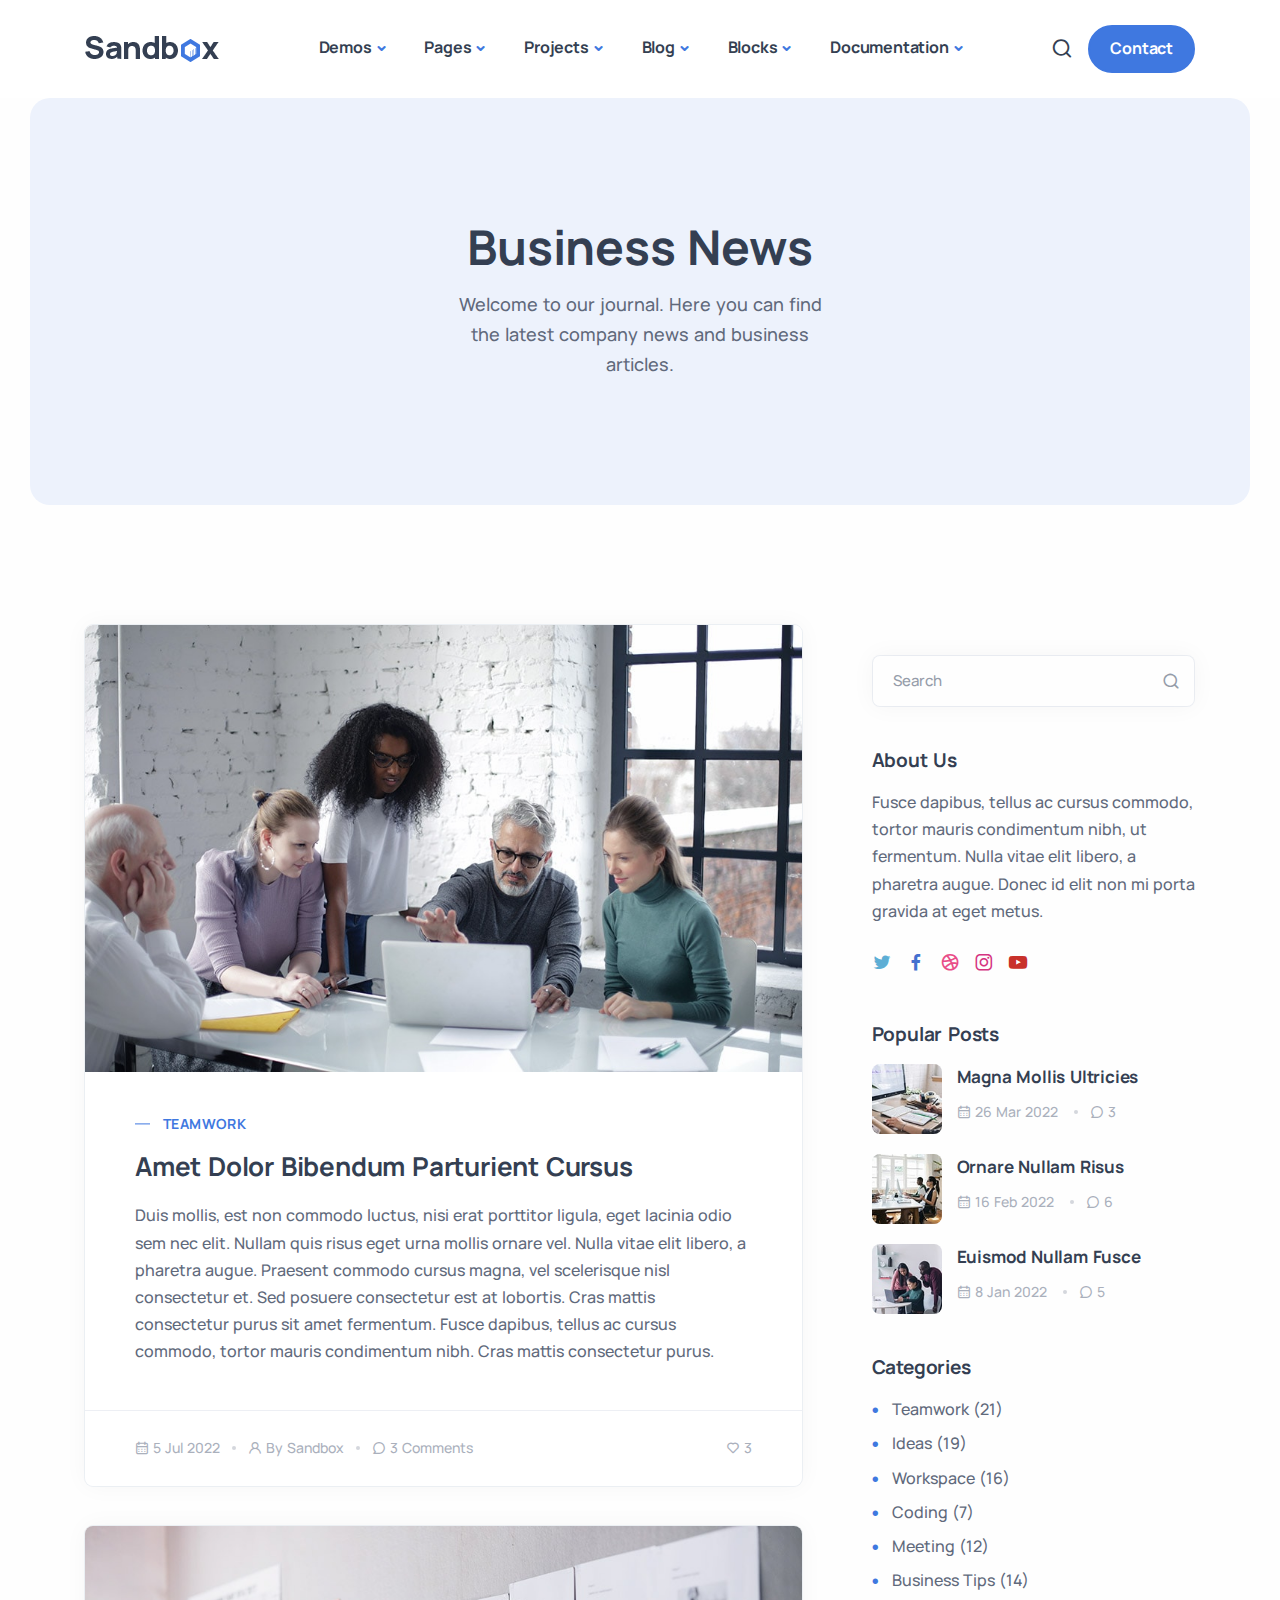
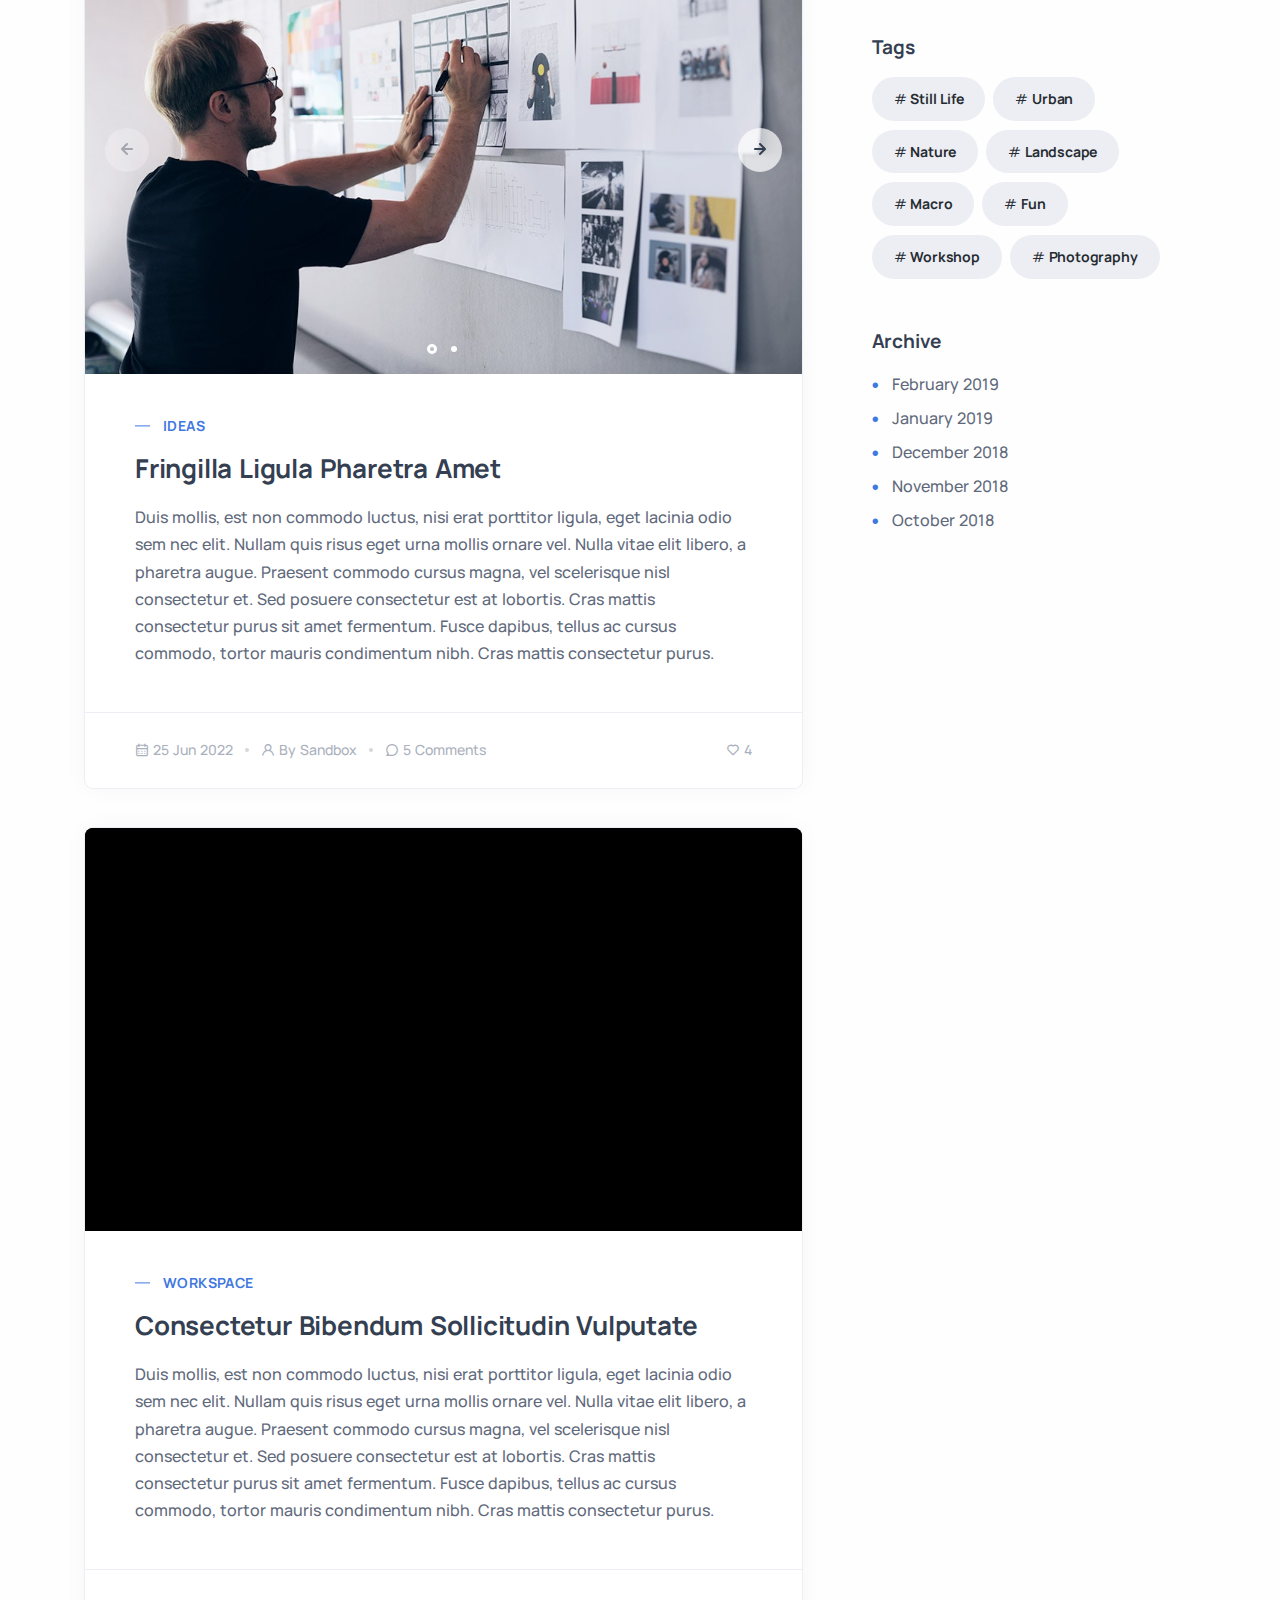
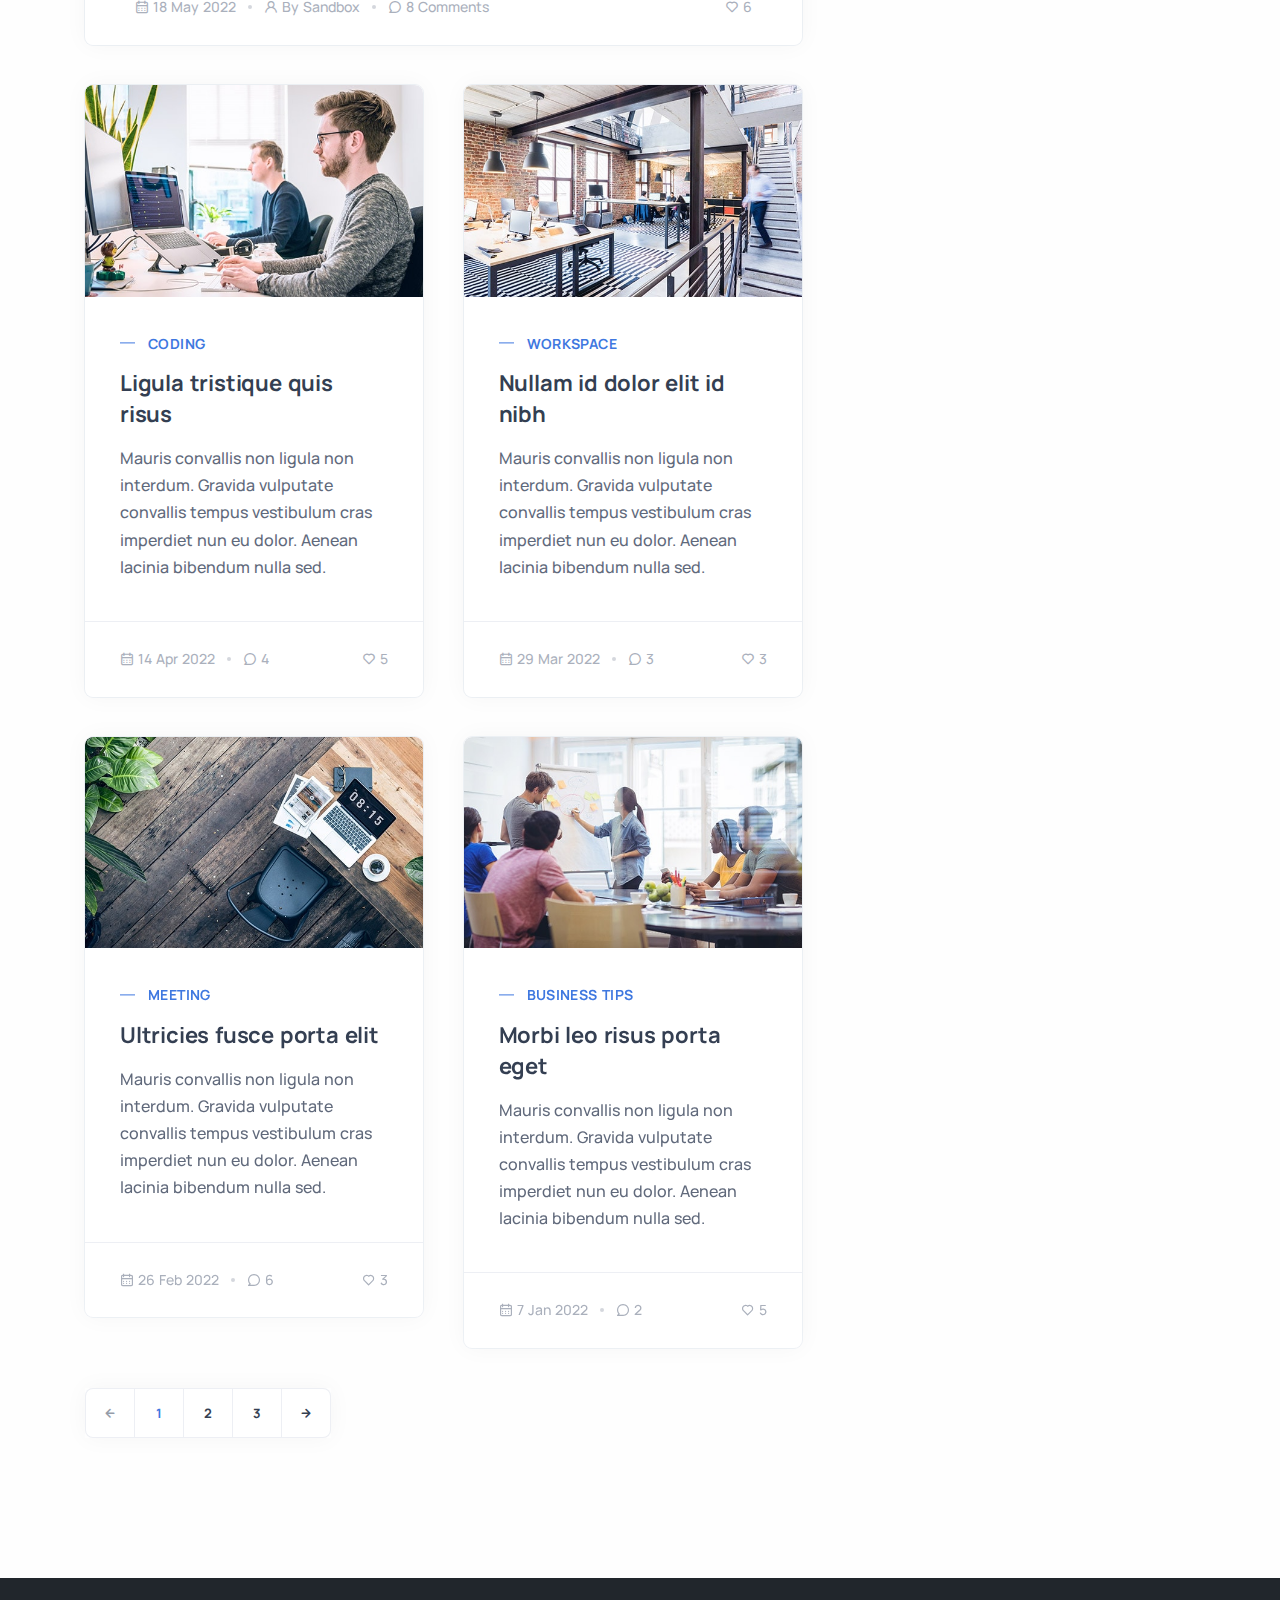
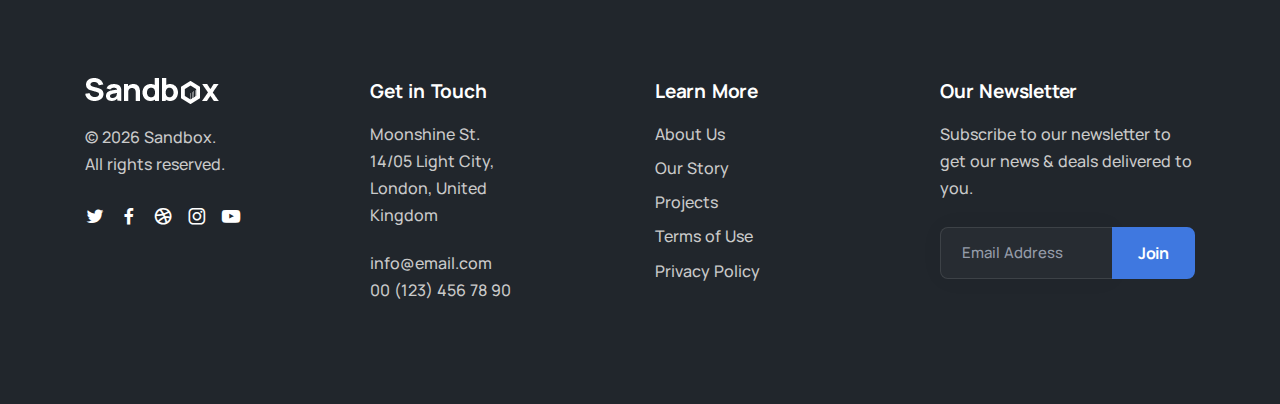
<file: blog2.html>
<!DOCTYPE html>
<html lang="en">

<head>
  <meta charset="utf-8">
  <meta name="viewport" content="width=device-width, initial-scale=1.0">
  <meta name="description" content="An impressive and flawless site template that includes various UI elements and countless features, attractive ready-made blocks and rich pages, basically everything you need to create a unique and professional website.">
  <meta name="keywords" content="bootstrap 5, business, corporate, creative, gulp, marketing, minimal, modern, multipurpose, one page, responsive, saas, sass, seo, startup, html5 template, site template">
  <meta name="author" content="elemis">
  <title>Sandbox - Modern & Multipurpose Bootstrap 5 Template</title>
  <link rel="shortcut icon" href="./assets/img/favicon.png">
  <link rel="stylesheet" href="./assets/css/plugins.css">
  <link rel="stylesheet" href="./assets/css/style.css">
</head>

<body>
  <div class="content-wrapper">
    <header class="wrapper bg-soft-primary">
      <nav class="navbar navbar-expand-lg center-nav navbar-light navbar-bg-light">
        <div class="container flex-lg-row flex-nowrap align-items-center">
          <div class="navbar-brand w-100">
            <a href="./index.html">
              <img src="./assets/img/logo.png" srcset="./assets/img/logo@2x.png 2x" alt="" />
            </a>
          </div>
          <div class="navbar-collapse offcanvas offcanvas-nav offcanvas-start">
            <div class="offcanvas-header d-lg-none">
              <h3 class="text-white fs-30 mb-0">Sandbox</h3>
              <button type="button" class="btn-close btn-close-white" data-bs-dismiss="offcanvas" aria-label="Close"></button>
            </div>
            <div class="offcanvas-body ms-lg-auto d-flex flex-column h-100">
              <ul class="navbar-nav">
                <li class="nav-item dropdown dropdown-mega">
                  <a class="nav-link dropdown-toggle" href="#" data-bs-toggle="dropdown">Demos</a>
                  <ul class="dropdown-menu mega-menu mega-menu-dark mega-menu-img">
                    <li class="mega-menu-content mega-menu-scroll">
                      <ul class="row row-cols-1 row-cols-lg-6 gx-0 gx-lg-4 gy-lg-2 list-unstyled">
                        <li class="col">
                          <a class="dropdown-item" href="./demo1.html">
                            <figure class="rounded lift d-none d-lg-block"><img src="./assets/img/demos/mi1.jpg" srcset="./assets/img/demos/mi1@2x.jpg 2x" alt=""></figure>
                            <span class="d-lg-none">Demo 1</span>
                          </a>
                        </li>
                        <li class="col">
                          <a class="dropdown-item" href="./demo2.html">
                            <figure class="rounded lift d-none d-lg-block"><img src="./assets/img/demos/mi2.jpg" srcset="./assets/img/demos/mi2@2x.jpg 2x" alt=""></figure>
                            <span class="d-lg-none">Demo 2</span>
                          </a>
                        </li>
                        <li class="col">
                          <a class="dropdown-item" href="./demo3.html">
                            <figure class="rounded lift d-none d-lg-block"><img src="./assets/img/demos/mi3.jpg" srcset="./assets/img/demos/mi3@2x.jpg 2x" alt=""></figure>
                            <span class="d-lg-none">Demo 3</span>
                          </a>
                        </li>
                        <li class="col">
                          <a class="dropdown-item" href="./demo4.html">
                            <figure class="rounded lift d-none d-lg-block"><img src="./assets/img/demos/mi4.jpg" srcset="./assets/img/demos/mi4@2x.jpg 2x" alt=""></figure>
                            <span class="d-lg-none">Demo 4</span>
                          </a>
                        </li>
                        <li class="col">
                          <a class="dropdown-item" href="./demo5.html">
                            <figure class="rounded lift d-none d-lg-block"><img src="./assets/img/demos/mi5.jpg" srcset="./assets/img/demos/mi5@2x.jpg 2x" alt=""></figure>
                            <span class="d-lg-none">Demo 5</span>
                          </a>
                        </li>
                        <li class="col">
                          <a class="dropdown-item" href="./demo6.html">
                            <figure class="rounded lift d-none d-lg-block"><img src="./assets/img/demos/mi6.jpg" srcset="./assets/img/demos/mi6@2x.jpg 2x" alt=""></figure>
                            <span class="d-lg-none">Demo 6</span>
                          </a>
                        </li>
                        <li class="col">
                          <a class="dropdown-item" href="./demo7.html">
                            <figure class="rounded lift d-none d-lg-block"><img src="./assets/img/demos/mi7.jpg" srcset="./assets/img/demos/mi7@2x.jpg 2x" alt=""></figure>
                            <span class="d-lg-none">Demo 7</span>
                          </a>
                        </li>
                        <li class="col">
                          <a class="dropdown-item" href="./demo8.html">
                            <figure class="rounded lift d-none d-lg-block"><img src="./assets/img/demos/mi8.jpg" srcset="./assets/img/demos/mi8@2x.jpg 2x" alt=""></figure>
                            <span class="d-lg-none">Demo 8</span>
                          </a>
                        </li>
                        <li class="col">
                          <a class="dropdown-item" href="./demo9.html">
                            <figure class="rounded lift d-none d-lg-block"><img src="./assets/img/demos/mi9.jpg" srcset="./assets/img/demos/mi9@2x.jpg 2x" alt=""></figure>
                            <span class="d-lg-none">Demo 9</span>
                          </a>
                        </li>
                        <li class="col">
                          <a class="dropdown-item" href="./demo10.html">
                            <figure class="rounded lift d-none d-lg-block"><img src="./assets/img/demos/mi10.jpg" srcset="./assets/img/demos/mi10@2x.jpg 2x" alt=""></figure>
                            <span class="d-lg-none">Demo 10</span>
                          </a>
                        </li>
                        <li class="col">
                          <a class="dropdown-item" href="./demo11.html">
                            <figure class="rounded lift d-none d-lg-block"><img src="./assets/img/demos/mi11.jpg" srcset="./assets/img/demos/mi11@2x.jpg 2x" alt=""></figure>
                            <span class="d-lg-none">Demo 11</span>
                          </a>
                        </li>
                        <li class="col">
                          <a class="dropdown-item" href="./demo12.html">
                            <figure class="rounded lift d-none d-lg-block"><img src="./assets/img/demos/mi12.jpg" srcset="./assets/img/demos/mi12@2x.jpg 2x" alt=""></figure>
                            <span class="d-lg-none">Demo 12</span>
                          </a>
                        </li>
                        <li class="col">
                          <a class="dropdown-item" href="./demo13.html">
                            <figure class="rounded lift d-none d-lg-block"><img src="./assets/img/demos/mi13.jpg" srcset="./assets/img/demos/mi13@2x.jpg 2x" alt=""></figure>
                            <span class="d-lg-none">Demo 13</span>
                          </a>
                        </li>
                        <li class="col">
                          <a class="dropdown-item" href="./demo14.html">
                            <figure class="rounded lift d-none d-lg-block"><img src="./assets/img/demos/mi14.jpg" srcset="./assets/img/demos/mi14@2x.jpg 2x" alt=""></figure>
                            <span class="d-lg-none">Demo 14</span>
                          </a>
                        </li>
                        <li class="col">
                          <a class="dropdown-item" href="./demo15.html">
                            <figure class="rounded lift d-none d-lg-block"><img src="./assets/img/demos/mi15.jpg" srcset="./assets/img/demos/mi15@2x.jpg 2x" alt=""></figure>
                            <span class="d-lg-none">Demo 15</span>
                          </a>
                        </li>
                        <li class="col">
                          <a class="dropdown-item" href="./demo16.html">
                            <figure class="rounded lift d-none d-lg-block"><img src="./assets/img/demos/mi16.jpg" srcset="./assets/img/demos/mi16@2x.jpg 2x" alt=""></figure>
                            <span class="d-lg-none">Demo 16</span>
                          </a>
                        </li>
                        <li class="col">
                          <a class="dropdown-item" href="./demo17.html">
                            <figure class="rounded lift d-none d-lg-block"><img src="./assets/img/demos/mi17.jpg" srcset="./assets/img/demos/mi17@2x.jpg 2x" alt=""></figure>
                            <span class="d-lg-none">Demo 17</span>
                          </a>
                        </li>
                        <li class="col">
                          <a class="dropdown-item" href="./demo18.html">
                            <figure class="rounded lift d-none d-lg-block"><img src="./assets/img/demos/mi18.jpg" srcset="./assets/img/demos/mi18@2x.jpg 2x" alt=""></figure>
                            <span class="d-lg-none">Demo 18</span>
                          </a>
                        </li>
                        <li class="col">
                          <a class="dropdown-item" href="./demo19.html">
                            <figure class="rounded lift d-none d-lg-block"><img src="./assets/img/demos/mi19.jpg" srcset="./assets/img/demos/mi19@2x.jpg 2x" alt=""></figure>
                            <span class="d-lg-none">Demo 19</span>
                          </a>
                        </li>
                        <li class="col">
                          <a class="dropdown-item" href="./demo20.html">
                            <figure class="rounded lift d-none d-lg-block"><img src="./assets/img/demos/mi20.jpg" srcset="./assets/img/demos/mi20@2x.jpg 2x" alt=""></figure>
                            <span class="d-lg-none">Demo 20</span>
                          </a>
                        </li>
                        <li class="col">
                          <a class="dropdown-item" href="./demo21.html">
                            <figure class="rounded lift d-none d-lg-block"><img src="./assets/img/demos/mi21.jpg" srcset="./assets/img/demos/mi21@2x.jpg 2x" alt=""></figure>
                            <span class="d-lg-none">Demo 21</span>
                          </a>
                        </li>
                        <li class="col">
                          <a class="dropdown-item" href="./demo22.html">
                            <figure class="rounded lift d-none d-lg-block"><img src="./assets/img/demos/mi22.jpg" srcset="./assets/img/demos/mi22@2x.jpg 2x" alt=""></figure>
                            <span class="d-lg-none">Demo 22</span>
                          </a>
                        </li>
                        <li class="col">
                          <a class="dropdown-item" href="./demo23.html">
                            <figure class="rounded lift d-none d-lg-block"><img src="./assets/img/demos/mi23.jpg" srcset="./assets/img/demos/mi23@2x.jpg 2x" alt=""></figure>
                            <span class="d-lg-none">Demo 23</span>
                          </a>
                        </li>
                        <li class="col">
                          <a class="dropdown-item" href="./demo24.html">
                            <figure class="rounded lift d-none d-lg-block"><img src="./assets/img/demos/mi24.jpg" srcset="./assets/img/demos/mi24@2x.jpg 2x" alt=""></figure>
                            <span class="d-lg-none">Demo 24</span>
                          </a>
                        </li>
                        <li class="col">
                          <a class="dropdown-item" href="./demo25.html">
                            <figure class="rounded lift d-none d-lg-block"><img src="./assets/img/demos/mi25.jpg" srcset="./assets/img/demos/mi25@2x.jpg 2x" alt=""></figure>
                            <span class="d-lg-none">Demo 25</span>
                          </a>
                        </li>
                        <li class="col">
                          <a class="dropdown-item" href="./demo26.html">
                            <figure class="rounded lift d-none d-lg-block"><img src="./assets/img/demos/mi26.jpg" srcset="./assets/img/demos/mi26@2x.jpg 2x" alt=""></figure>
                            <span class="d-lg-none">Demo 26</span>
                          </a>
                        </li>
                        <li class="col">
                          <a class="dropdown-item" href="./demo27.html">
                            <figure class="rounded lift d-none d-lg-block"><img src="./assets/img/demos/mi27.jpg" srcset="./assets/img/demos/mi27@2x.jpg 2x" alt=""></figure>
                            <span class="d-lg-none">Demo 27</span>
                          </a>
                        </li>
                        <li class="col">
                          <a class="dropdown-item" href="./demo28.html">
                            <figure class="rounded lift d-none d-lg-block"><img src="./assets/img/demos/mi28.jpg" srcset="./assets/img/demos/mi28@2x.jpg 2x" alt=""></figure>
                            <span class="d-lg-none">Demo 28</span>
                          </a>
                        </li>
                        <li class="col">
                          <a class="dropdown-item" href="./demo29.html">
                            <figure class="rounded lift d-none d-lg-block"><img src="./assets/img/demos/mi29.jpg" srcset="./assets/img/demos/mi29@2x.jpg 2x" alt=""></figure>
                            <span class="d-lg-none">Demo 29</span>
                          </a>
                        </li>
                        <li class="col">
                          <a class="dropdown-item" href="./demo30.html">
                            <figure class="rounded lift d-none d-lg-block"><img src="./assets/img/demos/mi30.jpg" srcset="./assets/img/demos/mi30@2x.jpg 2x" alt=""></figure>
                            <span class="d-lg-none">Demo 30</span>
                          </a>
                        </li>
                        <li class="col">
                          <a class="dropdown-item" href="./demo31.html">
                            <figure class="rounded lift d-none d-lg-block"><img src="./assets/img/demos/mi31.jpg" srcset="./assets/img/demos/mi31@2x.jpg 2x" alt=""></figure>
                            <span class="d-lg-none">Demo 31</span>
                          </a>
                        </li>
                        <li class="col">
                          <a class="dropdown-item" href="./demo32.html">
                            <figure class="rounded lift d-none d-lg-block"><img src="./assets/img/demos/mi32.jpg" srcset="./assets/img/demos/mi32@2x.jpg 2x" alt=""></figure>
                            <span class="d-lg-none">Demo 32</span>
                          </a>
                        </li>
                        <li class="col">
                          <a class="dropdown-item" href="./demo33.html">
                            <figure class="rounded lift d-none d-lg-block"><img src="./assets/img/demos/mi33.jpg" srcset="./assets/img/demos/mi33@2x.jpg 2x" alt=""></figure>
                            <span class="d-lg-none">Demo 33</span>
                          </a>
                        </li>
                        <li class="col">
                          <a class="dropdown-item" href="./demo34.html">
                            <figure class="rounded lift d-none d-lg-block"><img src="./assets/img/demos/mi34.jpg" srcset="./assets/img/demos/mi34@2x.jpg 2x" alt=""></figure>
                            <span class="d-lg-none">Demo 34</span>
                          </a>
                        </li>
                        <li class="col">
                          <a class="dropdown-item" href="./demo35.html">
                            <figure class="rounded lift d-none d-lg-block"><img src="./assets/img/demos/mi35.jpg" srcset="./assets/img/demos/mi35@2x.jpg 2x" alt=""></figure>
                            <span class="d-lg-none">Demo 35</span>
                          </a>
                        </li>
                        <li class="col">
                          <a class="dropdown-item" href="./demo36.html">
                            <figure class="rounded lift d-none d-lg-block"><img src="./assets/img/demos/mi36.jpg" srcset="./assets/img/demos/mi36@2x.jpg 2x" alt=""></figure>
                            <span class="d-lg-none">Demo 36</span>
                          </a>
                        </li>
                      </ul>
                      <!--/.row -->
                      <span class="d-none d-lg-flex"><i class="uil uil-direction"></i><strong>Scroll to view more</strong></span>
                    </li>
                    <!--/.mega-menu-content-->
                  </ul>
                  <!--/.dropdown-menu -->
                </li>
                <li class="nav-item dropdown">
                  <a class="nav-link dropdown-toggle" href="#" data-bs-toggle="dropdown">Pages</a>
                  <ul class="dropdown-menu">
                    <li class="dropdown dropdown-submenu dropend"><a class="dropdown-item dropdown-toggle" href="#" data-bs-toggle="dropdown">Services</a>
                      <ul class="dropdown-menu">
                        <li class="nav-item"><a class="dropdown-item" href="./services.html">Services I</a></li>
                        <li class="nav-item"><a class="dropdown-item" href="./services2.html">Services II</a></li>
                      </ul>
                    </li>
                    <li class="dropdown dropdown-submenu dropend"><a class="dropdown-item dropdown-toggle" href="#" data-bs-toggle="dropdown">About</a>
                      <ul class="dropdown-menu">
                        <li class="nav-item"><a class="dropdown-item" href="./about.html">About I</a></li>
                        <li class="nav-item"><a class="dropdown-item" href="./about2.html">About II</a></li>
                      </ul>
                    </li>
                    <li class="dropdown dropdown-submenu dropend"><a class="dropdown-item dropdown-toggle" href="#" data-bs-toggle="dropdown">Shop</a>
                      <ul class="dropdown-menu">
                        <li class="nav-item"><a class="dropdown-item" href="./shop.html">Shop I</a></li>
                        <li class="nav-item"><a class="dropdown-item" href="./shop2.html">Shop II</a></li>
                        <li class="nav-item"><a class="dropdown-item" href="./shop-product.html">Product Page</a></li>
                        <li class="nav-item"><a class="dropdown-item" href="./shop-cart.html">Shopping Cart</a></li>
                        <li class="nav-item"><a class="dropdown-item" href="./shop-checkout.html">Checkout</a></li>
                      </ul>
                    </li>
                    <li class="dropdown dropdown-submenu dropend"><a class="dropdown-item dropdown-toggle" href="#" data-bs-toggle="dropdown">Contact</a>
                      <ul class="dropdown-menu">
                        <li class="nav-item"><a class="dropdown-item" href="./contact.html">Contact I</a></li>
                        <li class="nav-item"><a class="dropdown-item" href="./contact2.html">Contact II</a></li>
                        <li class="nav-item"><a class="dropdown-item" href="./contact3.html">Contact III</a></li>
                      </ul>
                    </li>
                    <li class="dropdown dropdown-submenu dropend"><a class="dropdown-item dropdown-toggle" href="#" data-bs-toggle="dropdown">Career</a>
                      <ul class="dropdown-menu">
                        <li class="nav-item"><a class="dropdown-item" href="./career.html">Job Listing I</a></li>
                        <li class="nav-item"><a class="dropdown-item" href="./career2.html">Job Listing II</a></li>
                        <li class="nav-item"><a class="dropdown-item" href="./career-job.html">Job Description</a></li>
                      </ul>
                    </li>
                    <li class="dropdown dropdown-submenu dropend"><a class="dropdown-item dropdown-toggle" href="#" data-bs-toggle="dropdown">Utility</a>
                      <ul class="dropdown-menu">
                        <li class="nav-item"><a class="dropdown-item" href="./404.html">404 Not Found</a></li>
                        <li class="nav-item"><a class="dropdown-item" href="./page-loader.html">Page Loader</a></li>
                        <li class="nav-item"><a class="dropdown-item" href="./signin.html">Sign In I</a></li>
                        <li class="nav-item"><a class="dropdown-item" href="./signin2.html">Sign In II</a></li>
                        <li class="nav-item"><a class="dropdown-item" href="./signup.html">Sign Up I</a></li>
                        <li class="nav-item"><a class="dropdown-item" href="./signup2.html">Sign Up II</a></li>
                        <li class="nav-item"><a class="dropdown-item" href="./terms.html">Terms</a></li>
                      </ul>
                    </li>
                    <li class="nav-item"><a class="dropdown-item" href="./pricing.html">Pricing</a></li>
                    <li class="nav-item"><a class="dropdown-item" href="./onepage.html">One Page</a></li>
                  </ul>
                </li>
                <li class="nav-item dropdown">
                  <a class="nav-link dropdown-toggle" href="#" data-bs-toggle="dropdown">Projects</a>
                  <div class="dropdown-menu dropdown-lg">
                    <div class="dropdown-lg-content">
                      <div>
                        <h6 class="dropdown-header">Project Pages</h6>
                        <ul class="list-unstyled">
                          <li><a class="dropdown-item" href="./projects.html">Projects I</a></li>
                          <li><a class="dropdown-item" href="./projects2.html">Projects II</a></li>
                          <li><a class="dropdown-item" href="./projects3.html">Projects III</a></li>
                          <li><a class="dropdown-item" href="./projects4.html">Projects IV</a></li>
                        </ul>
                      </div>
                      <!-- /.column -->
                      <div>
                        <h6 class="dropdown-header">Single Projects</h6>
                        <ul class="list-unstyled">
                          <li><a class="dropdown-item" href="./single-project.html">Single Project I</a></li>
                          <li><a class="dropdown-item" href="./single-project2.html">Single Project II</a></li>
                          <li><a class="dropdown-item" href="./single-project3.html">Single Project III</a></li>
                          <li><a class="dropdown-item" href="./single-project4.html">Single Project IV</a></li>
                        </ul>
                      </div>
                      <!-- /.column -->
                    </div>
                    <!-- /auto-column -->
                  </div>
                </li>
                <li class="nav-item dropdown">
                  <a class="nav-link dropdown-toggle" href="#" data-bs-toggle="dropdown">Blog</a>
                  <ul class="dropdown-menu">
                    <li class="nav-item"><a class="dropdown-item" href="./blog.html">Blog without Sidebar</a></li>
                    <li class="nav-item"><a class="dropdown-item" href="./blog2.html">Blog with Sidebar</a></li>
                    <li class="nav-item"><a class="dropdown-item" href="./blog3.html">Blog with Left Sidebar</a></li>
                    <li class="dropdown dropdown-submenu dropend"><a class="dropdown-item dropdown-toggle" href="#" data-bs-toggle="dropdown">Blog Posts</a>
                      <ul class="dropdown-menu">
                        <li class="nav-item"><a class="dropdown-item" href="./blog-post.html">Post without Sidebar</a></li>
                        <li class="nav-item"><a class="dropdown-item" href="./blog-post2.html">Post with Sidebar</a></li>
                        <li class="nav-item"><a class="dropdown-item" href="./blog-post3.html">Post with Left Sidebar</a></li>
                      </ul>
                    </li>
                  </ul>
                </li>
                <li class="nav-item dropdown dropdown-mega">
                  <a class="nav-link dropdown-toggle" href="#" data-bs-toggle="dropdown">Blocks</a>
                  <ul class="dropdown-menu mega-menu mega-menu-dark mega-menu-img">
                    <li class="mega-menu-content">
                      <ul class="row row-cols-1 row-cols-lg-6 gx-0 gx-lg-6 gy-lg-4 list-unstyled">
                        <li class="col"><a class="dropdown-item" href="./docs/blocks/about.html">
                            <div class="rounded img-svg d-none d-lg-block p-4 mb-lg-2"><img class="rounded-0" src="./assets/img/demos/block1.svg" alt=""></div>
                            <span>About</span>
                          </a>
                        </li>
                        <li class="col"><a class="dropdown-item" href="./docs/blocks/blog.html">
                            <div class="rounded img-svg d-none d-lg-block p-4 mb-lg-2"><img class="rounded-0" src="./assets/img/demos/block2.svg" alt=""></div>
                            <span>Blog</span>
                          </a>
                        </li>
                        <li class="col"><a class="dropdown-item" href="./docs/blocks/call-to-action.html">
                            <div class="rounded img-svg d-none d-lg-block p-4 mb-lg-2"><img class="rounded-0" src="./assets/img/demos/block3.svg" alt=""></div>
                            <span>Call to Action</span>
                          </a>
                        </li>
                        <li class="col"><a class="dropdown-item" href="./docs/blocks/clients.html">
                            <div class="rounded img-svg d-none d-lg-block p-4 mb-lg-2"><img class="rounded-0" src="./assets/img/demos/block4.svg" alt=""></div>
                            <span>Clients</span>
                          </a>
                        </li>
                        <li class="col"><a class="dropdown-item" href="./docs/blocks/contact.html">
                            <div class="rounded img-svg d-none d-lg-block p-4 mb-lg-2"><img class="rounded-0" src="./assets/img/demos/block5.svg" alt=""></div>
                            <span>Contact</span>
                          </a>
                        </li>
                        <li class="col"><a class="dropdown-item" href="./docs/blocks/facts.html">
                            <div class="rounded img-svg d-none d-lg-block p-4 mb-lg-2"><img class="rounded-0" src="./assets/img/demos/block6.svg" alt=""></div>
                            <span>Facts</span>
                          </a>
                        </li>
                        <li class="col"><a class="dropdown-item" href="./docs/blocks/faq.html">
                            <div class="rounded img-svg d-none d-lg-block p-4 mb-lg-2"><img class="rounded-0" src="./assets/img/demos/block7.svg" alt=""></div>
                            <span>FAQ</span>
                          </a>
                        </li>
                        <li class="col"><a class="dropdown-item" href="./docs/blocks/features.html">
                            <div class="rounded img-svg d-none d-lg-block p-4 mb-lg-2"><img class="rounded-0" src="./assets/img/demos/block8.svg" alt=""></div>
                            <span>Features</span>
                          </a>
                        </li>
                        <li class="col"><a class="dropdown-item" href="./docs/blocks/footer.html">
                            <div class="rounded img-svg d-none d-lg-block p-4 mb-lg-2"><img class="rounded-0" src="./assets/img/demos/block9.svg" alt=""></div>
                            <span>Footer</span>
                          </a>
                        </li>
                        <li class="col"><a class="dropdown-item" href="./docs/blocks/hero.html">
                            <div class="rounded img-svg d-none d-lg-block p-4 mb-lg-2"><img class="rounded-0" src="./assets/img/demos/block10.svg" alt=""></div>
                            <span>Hero</span>
                          </a>
                        </li>
                        <li class="col"><a class="dropdown-item" href="./docs/blocks/misc.html">
                            <div class="rounded img-svg d-none d-lg-block p-4 mb-lg-2"><img class="rounded-0" src="./assets/img/demos/block17.svg" alt=""></div>
                            <span>Misc</span>
                          </a>
                        </li>
                        <li class="col"><a class="dropdown-item" href="./docs/blocks/navbar.html">
                            <div class="rounded img-svg d-none d-lg-block p-4 mb-lg-2"><img class="rounded-0" src="./assets/img/demos/block11.svg" alt=""></div>
                            <span>Navbar</span>
                          </a>
                        </li>
                        <li class="col"><a class="dropdown-item" href="./docs/blocks/portfolio.html">
                            <div class="rounded img-svg d-none d-lg-block p-4 mb-lg-2"><img class="rounded-0" src="./assets/img/demos/block12.svg" alt=""></div>
                            <span>Portfolio</span>
                          </a>
                        </li>
                        <li class="col"><a class="dropdown-item" href="./docs/blocks/pricing.html">
                            <div class="rounded img-svg d-none d-lg-block p-4 mb-lg-2"><img class="rounded-0" src="./assets/img/demos/block13.svg" alt=""></div>
                            <span>Pricing</span>
                          </a>
                        </li>
                        <li class="col"><a class="dropdown-item" href="./docs/blocks/process.html">
                            <div class="rounded img-svg d-none d-lg-block p-4 mb-lg-2"><img class="rounded-0" src="./assets/img/demos/block14.svg" alt=""></div>
                            <span>Process</span>
                          </a>
                        </li>
                        <li class="col"><a class="dropdown-item" href="./docs/blocks/team.html">
                            <div class="rounded img-svg d-none d-lg-block p-4 mb-lg-2"><img class="rounded-0" src="./assets/img/demos/block15.svg" alt=""></div>
                            <span>Team</span>
                          </a>
                        </li>
                        <li class="col"><a class="dropdown-item" href="./docs/blocks/testimonials.html">
                            <div class="rounded img-svg d-none d-lg-block p-4 mb-lg-2"><img class="rounded-0" src="./assets/img/demos/block16.svg" alt=""></div>
                            <span>Testimonials</span>
                          </a>
                        </li>
                      </ul>
                      <!--/.row -->
                    </li>
                    <!--/.mega-menu-content-->
                  </ul>
                  <!--/.dropdown-menu -->
                </li>
                <li class="nav-item dropdown dropdown-mega">
                  <a class="nav-link dropdown-toggle" href="#" data-bs-toggle="dropdown">Documentation</a>
                  <ul class="dropdown-menu mega-menu">
                    <li class="mega-menu-content">
                      <div class="row gx-0 gx-lg-3">
                        <div class="col-lg-4">
                          <h6 class="dropdown-header">Usage</h6>
                          <ul class="list-unstyled cc-2 pb-lg-1">
                            <li><a class="dropdown-item" href="./docs/index.html">Get Started</a></li>
                            <li><a class="dropdown-item" href="./docs/forms.html">Forms</a></li>
                            <li><a class="dropdown-item" href="./docs/faq.html">FAQ</a></li>
                            <li><a class="dropdown-item" href="./docs/changelog.html">Changelog</a></li>
                            <li><a class="dropdown-item" href="./docs/credits.html">Credits</a></li>
                          </ul>
                          <h6 class="dropdown-header mt-lg-6">Styleguide</h6>
                          <ul class="list-unstyled cc-2">
                            <li><a class="dropdown-item" href="./docs/styleguide/colors.html">Colors</a></li>
                            <li><a class="dropdown-item" href="./docs/styleguide/fonts.html">Fonts</a></li>
                            <li><a class="dropdown-item" href="./docs/styleguide/icons-svg.html">SVG Icons</a></li>
                            <li><a class="dropdown-item" href="./docs/styleguide/icons-font.html">Font Icons</a></li>
                            <li><a class="dropdown-item" href="./docs/styleguide/illustrations.html">Illustrations</a></li>
                            <li><a class="dropdown-item" href="./docs/styleguide/backgrounds.html">Backgrounds</a></li>
                            <li><a class="dropdown-item" href="./docs/styleguide/misc.html">Misc</a></li>
                          </ul>
                        </div>
                        <!--/column -->
                        <div class="col-lg-8">
                          <h6 class="dropdown-header">Elements</h6>
                          <ul class="list-unstyled cc-3">
                            <li><a class="dropdown-item" href="./docs/elements/accordion.html">Accordion</a></li>
                            <li><a class="dropdown-item" href="./docs/elements/alerts.html">Alerts</a></li>
                            <li><a class="dropdown-item" href="./docs/elements/animations.html">Animations</a></li>
                            <li><a class="dropdown-item" href="./docs/elements/avatars.html">Avatars</a></li>
                            <li><a class="dropdown-item" href="./docs/elements/background.html">Background</a></li>
                            <li><a class="dropdown-item" href="./docs/elements/badges.html">Badges</a></li>
                            <li><a class="dropdown-item" href="./docs/elements/buttons.html">Buttons</a></li>
                            <li><a class="dropdown-item" href="./docs/elements/card.html">Card</a></li>
                            <li><a class="dropdown-item" href="./docs/elements/carousel.html">Carousel</a></li>
                            <li><a class="dropdown-item" href="./docs/elements/dividers.html">Dividers</a></li>
                            <li><a class="dropdown-item" href="./docs/elements/form-elements.html">Form Elements</a></li>
                            <li><a class="dropdown-item" href="./docs/elements/image-hover.html">Image Hover</a></li>
                            <li><a class="dropdown-item" href="./docs/elements/image-mask.html">Image Mask</a></li>
                            <li><a class="dropdown-item" href="./docs/elements/lightbox.html">Lightbox</a></li>
                            <li><a class="dropdown-item" href="./docs/elements/player.html">Media Player</a></li>
                            <li><a class="dropdown-item" href="./docs/elements/modal.html">Modal</a></li>
                            <li><a class="dropdown-item" href="./docs/elements/pagination.html">Pagination</a></li>
                            <li><a class="dropdown-item" href="./docs/elements/progressbar.html">Progressbar</a></li>
                            <li><a class="dropdown-item" href="./docs/elements/shadows.html">Shadows</a></li>
                            <li><a class="dropdown-item" href="./docs/elements/shapes.html">Shapes</a></li>
                            <li><a class="dropdown-item" href="./docs/elements/tables.html">Tables</a></li>
                            <li><a class="dropdown-item" href="./docs/elements/tabs.html">Tabs</a></li>
                            <li><a class="dropdown-item" href="./docs/elements/text-animations.html">Text Animations</a></li>
                            <li><a class="dropdown-item" href="./docs/elements/text-highlight.html">Text Highlight</a></li>
                            <li><a class="dropdown-item" href="./docs/elements/tiles.html">Tiles</a></li>
                            <li><a class="dropdown-item" href="./docs/elements/tooltips-popovers.html">Tooltips & Popovers</a></li>
                            <li><a class="dropdown-item" href="./docs/elements/typography.html">Typography</a></li>
                          </ul>
                        </div>
                        <!--/column -->
                      </div>
                      <!--/.row -->
                    </li>
                    <!--/.mega-menu-content-->
                  </ul>
                  <!--/.dropdown-menu -->
                </li>
              </ul>
              <!-- /.navbar-nav -->
              <div class="offcanvas-footer d-lg-none">
                <div>
                  <a href="mailto:first.last@email.com" class="link-inverse">info@email.com</a>
                  <br /> 00 (123) 456 78 90 <br />
                  <nav class="nav social social-white mt-4">
                    <a href="#"><i class="uil uil-twitter"></i></a>
                    <a href="#"><i class="uil uil-facebook-f"></i></a>
                    <a href="#"><i class="uil uil-dribbble"></i></a>
                    <a href="#"><i class="uil uil-instagram"></i></a>
                    <a href="#"><i class="uil uil-youtube"></i></a>
                  </nav>
                  <!-- /.social -->
                </div>
              </div>
              <!-- /.offcanvas-footer -->
            </div>
            <!-- /.offcanvas-body -->
          </div>
          <!-- /.navbar-collapse -->
          <div class="navbar-other w-100 d-flex ms-auto">
            <ul class="navbar-nav flex-row align-items-center ms-auto">
              <li class="nav-item"><a class="nav-link" data-bs-toggle="offcanvas" data-bs-target="#offcanvas-search"><i class="uil uil-search"></i></a></li>
              <li class="nav-item d-none d-md-block">
                <a href="./contact.html" class="btn btn-sm btn-primary rounded-pill">Contact</a>
              </li>
              <li class="nav-item d-lg-none">
                <button class="hamburger offcanvas-nav-btn"><span></span></button>
              </li>
            </ul>
            <!-- /.navbar-nav -->
          </div>
          <!-- /.navbar-other -->
        </div>
        <!-- /.container -->
      </nav>
      <!-- /.navbar -->
      <div class="offcanvas offcanvas-top bg-light" id="offcanvas-search" data-bs-scroll="true">
        <div class="container d-flex flex-row py-6">
          <form class="search-form w-100">
            <input id="search-form" type="text" class="form-control" placeholder="Type keyword and hit enter">
          </form>
          <!-- /.search-form -->
          <button type="button" class="btn-close" data-bs-dismiss="offcanvas" aria-label="Close"></button>
        </div>
        <!-- /.container -->
      </div>
      <!-- /.offcanvas -->
    </header>
    <!-- /header -->
    <section class="section-frame overflow-hidden">
      <div class="wrapper bg-soft-primary">
        <div class="container py-12 py-md-16 text-center">
          <div class="row">
            <div class="col-md-7 col-lg-6 col-xl-5 mx-auto">
              <h1 class="display-1 mb-3">Business News</h1>
              <p class="lead px-lg-5 px-xxl-8 mb-1">Welcome to our journal. Here you can find the latest company news and business articles.</p>
            </div>
            <!-- /column -->
          </div>
          <!-- /.row -->
        </div>
        <!-- /.container -->
      </div>
      <!-- /.wrapper -->
    </section>
    <!-- /section -->
    <section class="wrapper bg-light">
      <div class="container py-14 py-md-16">
        <div class="row gx-lg-8 gx-xl-12">
          <div class="col-lg-8">
            <div class="blog classic-view">
              <article class="post">
                <div class="card">
                  <figure class="card-img-top overlay overlay-1 hover-scale"><a href="./blog-post.html"><img src="./assets/img/photos/b1.jpg" alt="" /></a>
                    <figcaption>
                      <h5 class="from-top mb-0">Read More</h5>
                    </figcaption>
                  </figure>
                  <div class="card-body">
                    <div class="post-header">
                      <div class="post-category text-line">
                        <a href="#" class="hover" rel="category">Teamwork</a>
                      </div>
                      <!-- /.post-category -->
                      <h2 class="post-title mt-1 mb-0"><a class="link-dark" href="./blog-post.html">Amet Dolor Bibendum Parturient Cursus</a></h2>
                    </div>
                    <!-- /.post-header -->
                    <div class="post-content">
                      <p>Duis mollis, est non commodo luctus, nisi erat porttitor ligula, eget lacinia odio sem nec elit. Nullam quis risus eget urna mollis ornare vel. Nulla vitae elit libero, a pharetra augue. Praesent commodo cursus magna, vel scelerisque nisl consectetur et. Sed posuere consectetur est at lobortis. Cras mattis consectetur purus sit amet fermentum. Fusce dapibus, tellus ac cursus commodo, tortor mauris condimentum nibh. Cras mattis consectetur purus.</p>
                    </div>
                    <!-- /.post-content -->
                  </div>
                  <!--/.card-body -->
                  <div class="card-footer">
                    <ul class="post-meta d-flex mb-0">
                      <li class="post-date"><i class="uil uil-calendar-alt"></i><span>5 Jul 2022</span></li>
                      <li class="post-author"><a href="#"><i class="uil uil-user"></i><span>By Sandbox</span></a></li>
                      <li class="post-comments"><a href="#"><i class="uil uil-comment"></i>3<span> Comments</span></a></li>
                      <li class="post-likes ms-auto"><a href="#"><i class="uil uil-heart-alt"></i>3</a></li>
                    </ul>
                    <!-- /.post-meta -->
                  </div>
                  <!-- /.card-footer -->
                </div>
                <!-- /.card -->
              </article>
              <!-- /.post -->
              <article class="post">
                <div class="card">
                  <div class="post-slider card-img-top">
                    <div class="swiper-container dots-over" data-margin="5" data-nav="true" data-dots="true">
                      <div class="swiper">
                        <div class="swiper-wrapper">
                          <div class="swiper-slide"><img src="./assets/img/photos/b2.jpg" alt="" /></div>
                          <div class="swiper-slide"><img src="./assets/img/photos/b3.jpg" alt="" /></div>
                        </div>
                        <!--/.swiper-wrapper -->
                      </div>
                      <!-- /.swiper -->
                    </div>
                    <!-- /.swiper-container -->
                  </div>
                  <!-- /.post-slider -->
                  <div class="card-body">
                    <div class="post-header">
                      <div class="post-category text-line">
                        <a href="#" class="hover" rel="category">Ideas</a>
                      </div>
                      <!-- /.post-category -->
                      <h2 class="post-title mt-1 mb-0"><a class="link-dark" href="./blog-post.html">Fringilla Ligula Pharetra Amet</a></h2>
                    </div>
                    <!-- /.post-header -->
                    <div class="post-content">
                      <p>Duis mollis, est non commodo luctus, nisi erat porttitor ligula, eget lacinia odio sem nec elit. Nullam quis risus eget urna mollis ornare vel. Nulla vitae elit libero, a pharetra augue. Praesent commodo cursus magna, vel scelerisque nisl consectetur et. Sed posuere consectetur est at lobortis. Cras mattis consectetur purus sit amet fermentum. Fusce dapibus, tellus ac cursus commodo, tortor mauris condimentum nibh. Cras mattis consectetur purus.</p>
                    </div>
                    <!-- /.post-content -->
                  </div>
                  <!--/.card-body -->
                  <div class="card-footer">
                    <ul class="post-meta d-flex mb-0">
                      <li class="post-date"><i class="uil uil-calendar-alt"></i><span>25 Jun 2022</span></li>
                      <li class="post-author"><a href="#"><i class="uil uil-user"></i><span>By Sandbox</span></a></li>
                      <li class="post-comments"><a href="#"><i class="uil uil-comment"></i>5<span> Comments</span></a></li>
                      <li class="post-likes ms-auto"><a href="#"><i class="uil uil-heart-alt"></i>4</a></li>
                    </ul>
                    <!-- /.post-meta -->
                  </div>
                  <!-- /.card-footer -->
                </div>
                <!-- /.card -->
              </article>
              <!-- /.post -->
              <article class="post">
                <div class="card">
                  <div class="card-img-top">
                    <div class="player" data-plyr-provider="youtube" data-plyr-embed-id="j_Y2Gwaj7Gs"></div>
                  </div>
                  <div class="card-body">
                    <div class="post-header">
                      <div class="post-category text-line">
                        <a href="#" class="hover" rel="category">Workspace</a>
                      </div>
                      <!-- /.post-category -->
                      <h2 class="post-title mt-1 mb-0"><a class="link-dark" href="./blog-post.html">Consectetur Bibendum Sollicitudin Vulputate</a></h2>
                    </div>
                    <!-- /.post-header -->
                    <div class="post-content">
                      <p>Duis mollis, est non commodo luctus, nisi erat porttitor ligula, eget lacinia odio sem nec elit. Nullam quis risus eget urna mollis ornare vel. Nulla vitae elit libero, a pharetra augue. Praesent commodo cursus magna, vel scelerisque nisl consectetur et. Sed posuere consectetur est at lobortis. Cras mattis consectetur purus sit amet fermentum. Fusce dapibus, tellus ac cursus commodo, tortor mauris condimentum nibh. Cras mattis consectetur purus.</p>
                    </div>
                    <!-- /.post-content -->
                  </div>
                  <!--/.card-body -->
                  <div class="card-footer">
                    <ul class="post-meta d-flex mb-0">
                      <li class="post-date"><i class="uil uil-calendar-alt"></i><span>18 May 2022</span></li>
                      <li class="post-author"><a href="#"><i class="uil uil-user"></i><span>By Sandbox</span></a></li>
                      <li class="post-comments"><a href="#"><i class="uil uil-comment"></i>8<span> Comments</span></a></li>
                      <li class="post-likes ms-auto"><a href="#"><i class="uil uil-heart-alt"></i>6</a></li>
                    </ul>
                    <!-- /.post-meta -->
                  </div>
                  <!-- /.card-footer -->
                </div>
                <!-- /.card -->
              </article>
              <!-- /.post -->
            </div>
            <!-- /.blog -->
            <div class="blog grid grid-view">
              <div class="row isotope gx-md-8 gy-8 mb-8">
                <article class="item post col-md-6">
                  <div class="card">
                    <figure class="card-img-top overlay overlay-1 hover-scale"><a href="#"> <img src="./assets/img/photos/b4.jpg" alt="" /></a>
                      <figcaption>
                        <h5 class="from-top mb-0">Read More</h5>
                      </figcaption>
                    </figure>
                    <div class="card-body">
                      <div class="post-header">
                        <div class="post-category text-line">
                          <a href="#" class="hover" rel="category">Coding</a>
                        </div>
                        <!-- /.post-category -->
                        <h2 class="post-title h3 mt-1 mb-3"><a class="link-dark" href="./blog-post.html">Ligula tristique quis risus</a></h2>
                      </div>
                      <!-- /.post-header -->
                      <div class="post-content">
                        <p>Mauris convallis non ligula non interdum. Gravida vulputate convallis tempus vestibulum cras imperdiet nun eu dolor. Aenean lacinia bibendum nulla sed.</p>
                      </div>
                      <!-- /.post-content -->
                    </div>
                    <!--/.card-body -->
                    <div class="card-footer">
                      <ul class="post-meta d-flex mb-0">
                        <li class="post-date"><i class="uil uil-calendar-alt"></i><span>14 Apr 2022</span></li>
                        <li class="post-comments"><a href="#"><i class="uil uil-comment"></i>4</a></li>
                        <li class="post-likes ms-auto"><a href="#"><i class="uil uil-heart-alt"></i>5</a></li>
                      </ul>
                      <!-- /.post-meta -->
                    </div>
                    <!-- /.card-footer -->
                  </div>
                  <!-- /.card -->
                </article>
                <!-- /.post -->
                <article class="item post col-md-6">
                  <div class="card">
                    <figure class="card-img-top overlay overlay-1 hover-scale"><a href="#"> <img src="./assets/img/photos/b5.jpg" alt="" /></a>
                      <figcaption>
                        <h5 class="from-top mb-0">Read More</h5>
                      </figcaption>
                    </figure>
                    <div class="card-body">
                      <div class="post-header">
                        <div class="post-category text-line">
                          <a href="#" class="hover" rel="category">Workspace</a>
                        </div>
                        <!-- /.post-category -->
                        <h2 class="post-title h3 mt-1 mb-3"><a class="link-dark" href="./blog-post.html">Nullam id dolor elit id nibh</a></h2>
                      </div>
                      <!-- /.post-header -->
                      <div class="post-content">
                        <p>Mauris convallis non ligula non interdum. Gravida vulputate convallis tempus vestibulum cras imperdiet nun eu dolor. Aenean lacinia bibendum nulla sed.</p>
                      </div>
                      <!-- /.post-content -->
                    </div>
                    <!--/.card-body -->
                    <div class="card-footer">
                      <ul class="post-meta d-flex mb-0">
                        <li class="post-date"><i class="uil uil-calendar-alt"></i><span>29 Mar 2022</span></li>
                        <li class="post-comments"><a href="#"><i class="uil uil-comment"></i>3</a></li>
                        <li class="post-likes ms-auto"><a href="#"><i class="uil uil-heart-alt"></i>3</a></li>
                      </ul>
                      <!-- /.post-meta -->
                    </div>
                    <!-- /.card-footer -->
                  </div>
                  <!-- /.card -->
                </article>
                <!-- /.post -->
                <article class="item post col-md-6">
                  <div class="card">
                    <figure class="card-img-top overlay overlay-1 hover-scale"><a href="#"> <img src="./assets/img/photos/b6.jpg" alt="" /></a>
                      <figcaption>
                        <h5 class="from-top mb-0">Read More</h5>
                      </figcaption>
                    </figure>
                    <div class="card-body">
                      <div class="post-header">
                        <div class="post-category text-line">
                          <a href="#" class="hover" rel="category">Meeting</a>
                        </div>
                        <!-- /.post-category -->
                        <h2 class="post-title h3 mt-1 mb-3"><a class="link-dark" href="./blog-post.html">Ultricies fusce porta elit</a></h2>
                      </div>
                      <!-- /.post-header -->
                      <div class="post-content">
                        <p>Mauris convallis non ligula non interdum. Gravida vulputate convallis tempus vestibulum cras imperdiet nun eu dolor. Aenean lacinia bibendum nulla sed.</p>
                      </div>
                      <!-- /.post-content -->
                    </div>
                    <!--/.card-body -->
                    <div class="card-footer">
                      <ul class="post-meta d-flex mb-0">
                        <li class="post-date"><i class="uil uil-calendar-alt"></i><span>26 Feb 2022</span></li>
                        <li class="post-comments"><a href="#"><i class="uil uil-comment"></i>6</a></li>
                        <li class="post-likes ms-auto"><a href="#"><i class="uil uil-heart-alt"></i>3</a></li>
                      </ul>
                      <!-- /.post-meta -->
                    </div>
                    <!-- /.card-footer -->
                  </div>
                  <!-- /.card -->
                </article>
                <!-- /.post -->
                <article class="item post col-md-6">
                  <div class="card">
                    <figure class="card-img-top overlay overlay-1 hover-scale"><a href="#"> <img src="./assets/img/photos/b7.jpg" alt="" /></a>
                      <figcaption>
                        <h5 class="from-top mb-0">Read More</h5>
                      </figcaption>
                    </figure>
                    <div class="card-body">
                      <div class="post-header">
                        <div class="post-category text-line">
                          <a href="#" class="hover" rel="category">Business Tips</a>
                        </div>
                        <!-- /.post-category -->
                        <h2 class="post-title h3 mt-1 mb-3"><a class="link-dark" href="./blog-post.html">Morbi leo risus porta eget</a></h2>
                      </div>
                      <div class="post-content">
                        <p>Mauris convallis non ligula non interdum. Gravida vulputate convallis tempus vestibulum cras imperdiet nun eu dolor. Aenean lacinia bibendum nulla sed.</p>
                      </div>
                      <!-- /.post-content -->
                    </div>
                    <!--/.card-body -->
                    <div class="card-footer">
                      <ul class="post-meta d-flex mb-0">
                        <li class="post-date"><i class="uil uil-calendar-alt"></i><span>7 Jan 2022</span></li>
                        <li class="post-comments"><a href="#"><i class="uil uil-comment"></i>2</a></li>
                        <li class="post-likes ms-auto"><a href="#"><i class="uil uil-heart-alt"></i>5</a></li>
                      </ul>
                      <!-- /.post-meta -->
                    </div>
                    <!-- /.card-footer -->
                  </div>
                  <!-- /.card -->
                </article>
                <!-- /.post -->
              </div>
              <!-- /.row -->
            </div>
            <!-- /.blog -->
            <nav class="d-flex" aria-label="pagination">
              <ul class="pagination">
                <li class="page-item disabled">
                  <a class="page-link" href="#" aria-label="Previous">
                    <span aria-hidden="true"><i class="uil uil-arrow-left"></i></span>
                  </a>
                </li>
                <li class="page-item active"><a class="page-link" href="#">1</a></li>
                <li class="page-item"><a class="page-link" href="#">2</a></li>
                <li class="page-item"><a class="page-link" href="#">3</a></li>
                <li class="page-item">
                  <a class="page-link" href="#" aria-label="Next">
                    <span aria-hidden="true"><i class="uil uil-arrow-right"></i></span>
                  </a>
                </li>
              </ul>
              <!-- /.pagination -->
            </nav>
            <!-- /nav -->
          </div>
          <!-- /column -->
          <aside class="col-lg-4 sidebar mt-8 mt-lg-6">
            <div class="widget">
              <form class="search-form">
                <div class="form-floating mb-0">
                  <input id="search-form" type="text" class="form-control" placeholder="Search">
                  <label for="search-form">Search</label>
                </div>
              </form>
              <!-- /.search-form -->
            </div>
            <!-- /.widget -->
            <div class="widget">
              <h4 class="widget-title mb-3">About Us</h4>
              <p>Fusce dapibus, tellus ac cursus commodo, tortor mauris condimentum nibh, ut fermentum. Nulla vitae elit libero, a pharetra augue. Donec id elit non mi porta gravida at eget metus.</p>
              <nav class="nav social">
                <a href="#"><i class="uil uil-twitter"></i></a>
                <a href="#"><i class="uil uil-facebook-f"></i></a>
                <a href="#"><i class="uil uil-dribbble"></i></a>
                <a href="#"><i class="uil uil-instagram"></i></a>
                <a href="#"><i class="uil uil-youtube"></i></a>
              </nav>
              <!-- /.social -->
            </div>
            <!-- /.widget -->
            <div class="widget">
              <h4 class="widget-title mb-3">Popular Posts</h4>
              <ul class="image-list">
                <li>
                  <figure class="rounded"><a href="./blog-post.html"><img src="./assets/img/photos/a1.jpg" alt="" /></a></figure>
                  <div class="post-content">
                    <h6 class="mb-2"> <a class="link-dark" href="./blog-post.html">Magna Mollis Ultricies</a> </h6>
                    <ul class="post-meta">
                      <li class="post-date"><i class="uil uil-calendar-alt"></i><span>26 Mar 2022</span></li>
                      <li class="post-comments"><a href="#"><i class="uil uil-comment"></i>3</a></li>
                    </ul>
                    <!-- /.post-meta -->
                  </div>
                </li>
                <li>
                  <figure class="rounded"> <a href="./blog-post.html"><img src="./assets/img/photos/a2.jpg" alt="" /></a></figure>
                  <div class="post-content">
                    <h6 class="mb-2"> <a class="link-dark" href="./blog-post.html">Ornare Nullam Risus</a> </h6>
                    <ul class="post-meta">
                      <li class="post-date"><i class="uil uil-calendar-alt"></i><span>16 Feb 2022</span></li>
                      <li class="post-comments"><a href="#"><i class="uil uil-comment"></i>6</a></li>
                    </ul>
                    <!-- /.post-meta -->
                  </div>
                </li>
                <li>
                  <figure class="rounded"><a href="./blog-post.html"><img src="./assets/img/photos/a3.jpg" alt="" /></a></figure>
                  <div class="post-content">
                    <h6 class="mb-2"> <a class="link-dark" href="./blog-post.html">Euismod Nullam Fusce</a> </h6>
                    <ul class="post-meta">
                      <li class="post-date"><i class="uil uil-calendar-alt"></i><span>8 Jan 2022</span></li>
                      <li class="post-comments"><a href="#"><i class="uil uil-comment"></i>5</a></li>
                    </ul>
                    <!-- /.post-meta -->
                  </div>
                </li>
              </ul>
              <!-- /.image-list -->
            </div>
            <!-- /.widget -->
            <div class="widget">
              <h4 class="widget-title mb-3">Categories</h4>
              <ul class="unordered-list bullet-primary text-reset">
                <li><a href="#">Teamwork (21)</a></li>
                <li><a href="#">Ideas (19)</a></li>
                <li><a href="#">Workspace (16)</a></li>
                <li><a href="#">Coding (7)</a></li>
                <li><a href="#">Meeting (12)</a></li>
                <li><a href="#">Business Tips (14)</a></li>
              </ul>
            </div>
            <!-- /.widget -->
            <div class="widget">
              <h4 class="widget-title mb-3">Tags</h4>
              <ul class="list-unstyled tag-list">
                <li><a href="#" class="btn btn-soft-ash btn-sm rounded-pill">Still Life</a></li>
                <li><a href="#" class="btn btn-soft-ash btn-sm rounded-pill">Urban</a></li>
                <li><a href="#" class="btn btn-soft-ash btn-sm rounded-pill">Nature</a></li>
                <li><a href="#" class="btn btn-soft-ash btn-sm rounded-pill">Landscape</a></li>
                <li><a href="#" class="btn btn-soft-ash btn-sm rounded-pill">Macro</a></li>
                <li><a href="#" class="btn btn-soft-ash btn-sm rounded-pill">Fun</a></li>
                <li><a href="#" class="btn btn-soft-ash btn-sm rounded-pill">Workshop</a></li>
                <li><a href="#" class="btn btn-soft-ash btn-sm rounded-pill">Photography</a></li>
              </ul>
            </div>
            <!-- /.widget -->
            <div class="widget">
              <h4 class="widget-title mb-3">Archive</h4>
              <ul class="unordered-list bullet-primary text-reset">
                <li><a href="#">February 2019</a></li>
                <li><a href="#">January 2019</a></li>
                <li><a href="#">December 2018</a></li>
                <li><a href="#">November 2018</a></li>
                <li><a href="#">October 2018</a></li>
              </ul>
            </div>
            <!-- /.widget -->
          </aside>
          <!-- /column .sidebar -->
        </div>
        <!-- /.row -->
      </div>
      <!-- /.container -->
    </section>
    <!-- /section -->
  </div>
  <!-- /.content-wrapper -->
  <footer class="bg-dark text-inverse">
    <div class="container py-13 py-md-15">
      <div class="row gy-6 gy-lg-0">
        <div class="col-md-4 col-lg-3">
          <div class="widget">
            <img class="mb-4" src="./assets/img/logo-light.png" srcset="./assets/img/logo-light@2x.png 2x" alt="" />
            <p class="mb-4">© <script>
                document.write(new Date().getUTCFullYear());
              </script> Sandbox. <br class="d-none d-lg-block" />All rights reserved.</p>
            <nav class="nav social social-white">
              <a href="#"><i class="uil uil-twitter"></i></a>
              <a href="#"><i class="uil uil-facebook-f"></i></a>
              <a href="#"><i class="uil uil-dribbble"></i></a>
              <a href="#"><i class="uil uil-instagram"></i></a>
              <a href="#"><i class="uil uil-youtube"></i></a>
            </nav>
            <!-- /.social -->
          </div>
          <!-- /.widget -->
        </div>
        <!-- /column -->
        <div class="col-md-4 col-lg-3">
          <div class="widget">
            <h4 class="widget-title text-white mb-3">Get in Touch</h4>
            <address class="pe-xl-15 pe-xxl-17">Moonshine St. 14/05 Light City, London, United Kingdom</address>
            <a href="mailto:#">info@email.com</a><br /> 00 (123) 456 78 90
          </div>
          <!-- /.widget -->
        </div>
        <!-- /column -->
        <div class="col-md-4 col-lg-3">
          <div class="widget">
            <h4 class="widget-title text-white mb-3">Learn More</h4>
            <ul class="list-unstyled  mb-0">
              <li><a href="#">About Us</a></li>
              <li><a href="#">Our Story</a></li>
              <li><a href="#">Projects</a></li>
              <li><a href="#">Terms of Use</a></li>
              <li><a href="#">Privacy Policy</a></li>
            </ul>
          </div>
          <!-- /.widget -->
        </div>
        <!-- /column -->
        <div class="col-md-12 col-lg-3">
          <div class="widget">
            <h4 class="widget-title text-white mb-3">Our Newsletter</h4>
            <p class="mb-5">Subscribe to our newsletter to get our news & deals delivered to you.</p>
            <div class="newsletter-wrapper">
              <!-- Begin Mailchimp Signup Form -->
              <div id="mc_embed_signup2">
                <form action="https://elemisfreebies.us20.list-manage.com/subscribe/post?u=aa4947f70a475ce162057838d&amp;id=b49ef47a9a" method="post" id="mc-embedded-subscribe-form2" name="mc-embedded-subscribe-form" class="validate dark-fields" target="_blank" novalidate>
                  <div id="mc_embed_signup_scroll2">
                    <div class="mc-field-group input-group form-floating">
                      <input type="email" value="" name="EMAIL" class="required email form-control" placeholder="Email Address" id="mce-EMAIL2">
                      <label for="mce-EMAIL2">Email Address</label>
                      <input type="submit" value="Join" name="subscribe" id="mc-embedded-subscribe2" class="btn btn-primary ">
                    </div>
                    <div id="mce-responses2" class="clear">
                      <div class="response" id="mce-error-response2" style="display:none"></div>
                      <div class="response" id="mce-success-response2" style="display:none"></div>
                    </div> <!-- real people should not fill this in and expect good things - do not remove this or risk form bot signups-->
                    <div style="position: absolute; left: -5000px;" aria-hidden="true"><input type="text" name="b_ddc180777a163e0f9f66ee014_4b1bcfa0bc" tabindex="-1" value=""></div>
                    <div class="clear"></div>
                  </div>
                </form>
              </div>
              <!--End mc_embed_signup-->
            </div>
            <!-- /.newsletter-wrapper -->
          </div>
          <!-- /.widget -->
        </div>
        <!-- /column -->
      </div>
      <!--/.row -->
    </div>
    <!-- /.container -->
  </footer>
  <div class="progress-wrap">
    <svg class="progress-circle svg-content" width="100%" height="100%" viewBox="-1 -1 102 102">
      <path d="M50,1 a49,49 0 0,1 0,98 a49,49 0 0,1 0,-98" />
    </svg>
  </div>
  <script src="./assets/js/plugins.js"></script>
  <script src="./assets/js/theme.js"></script>
</body>

</html>
</file>
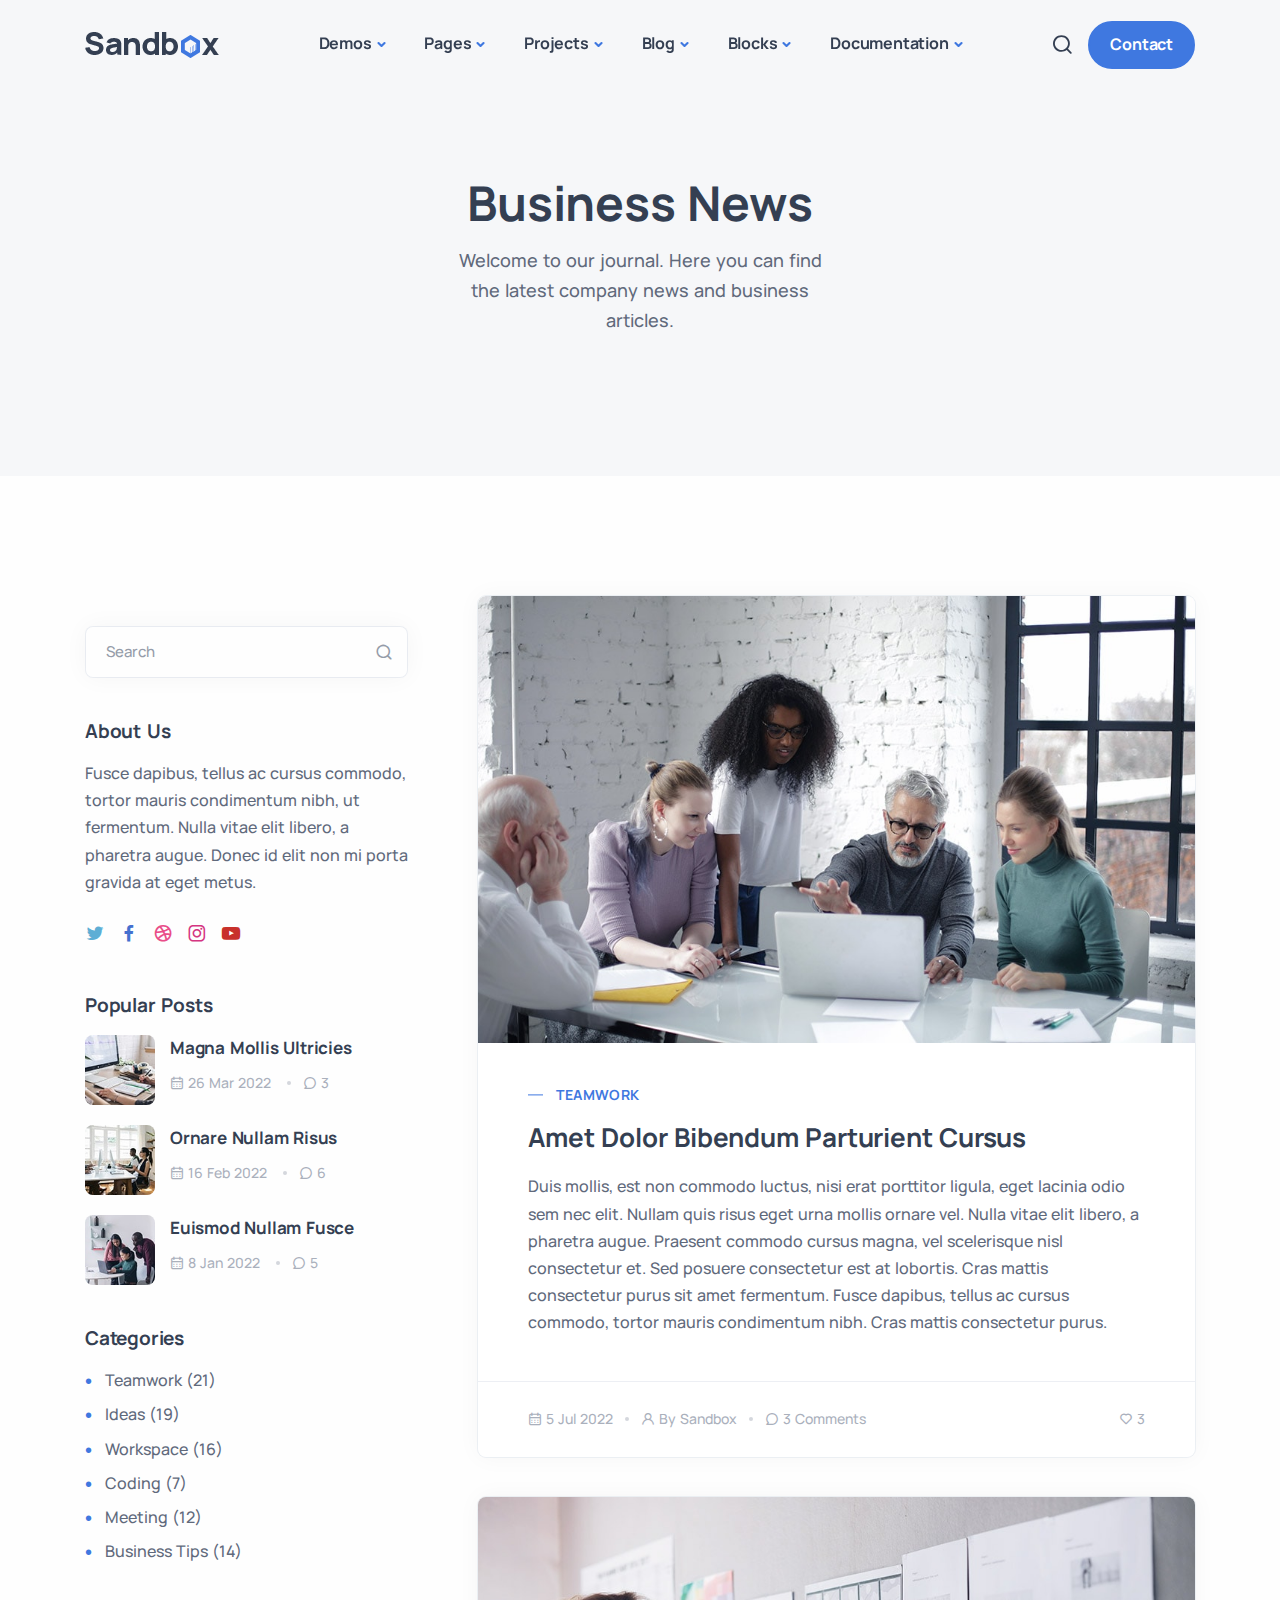
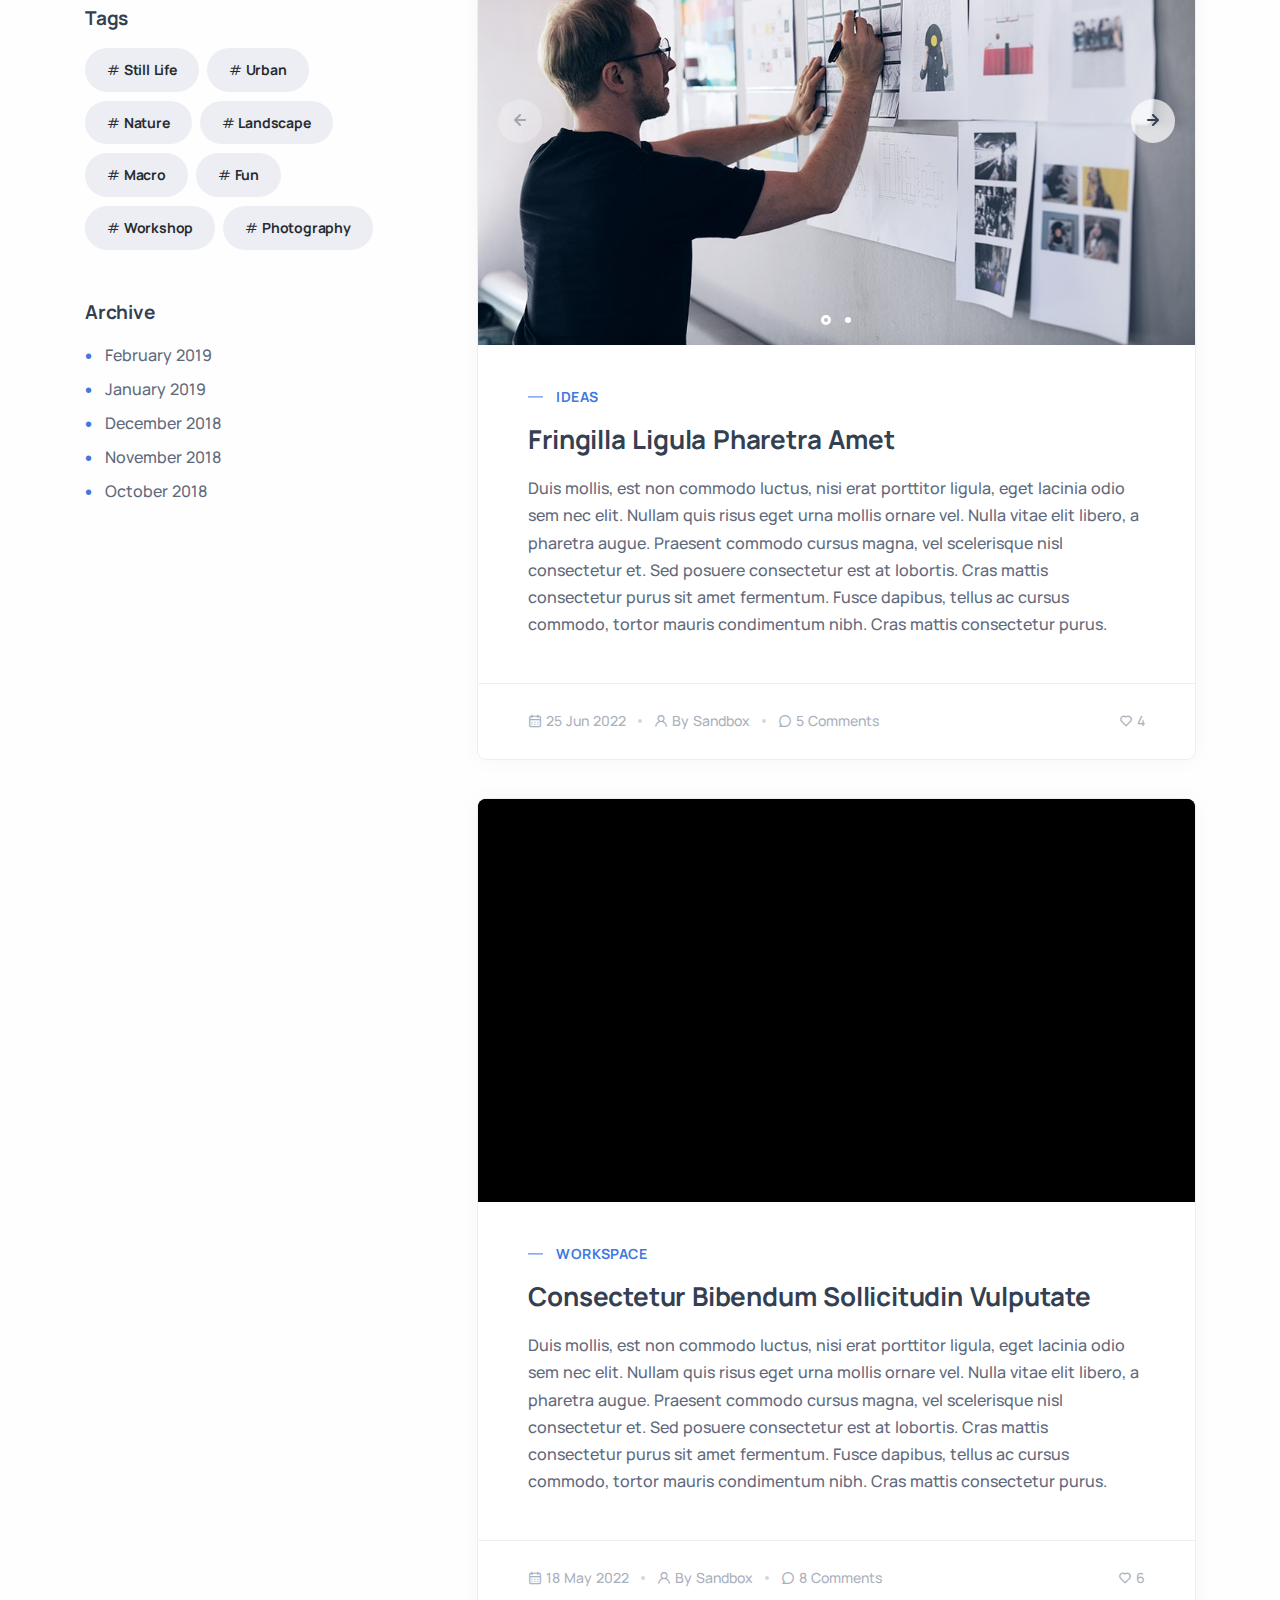
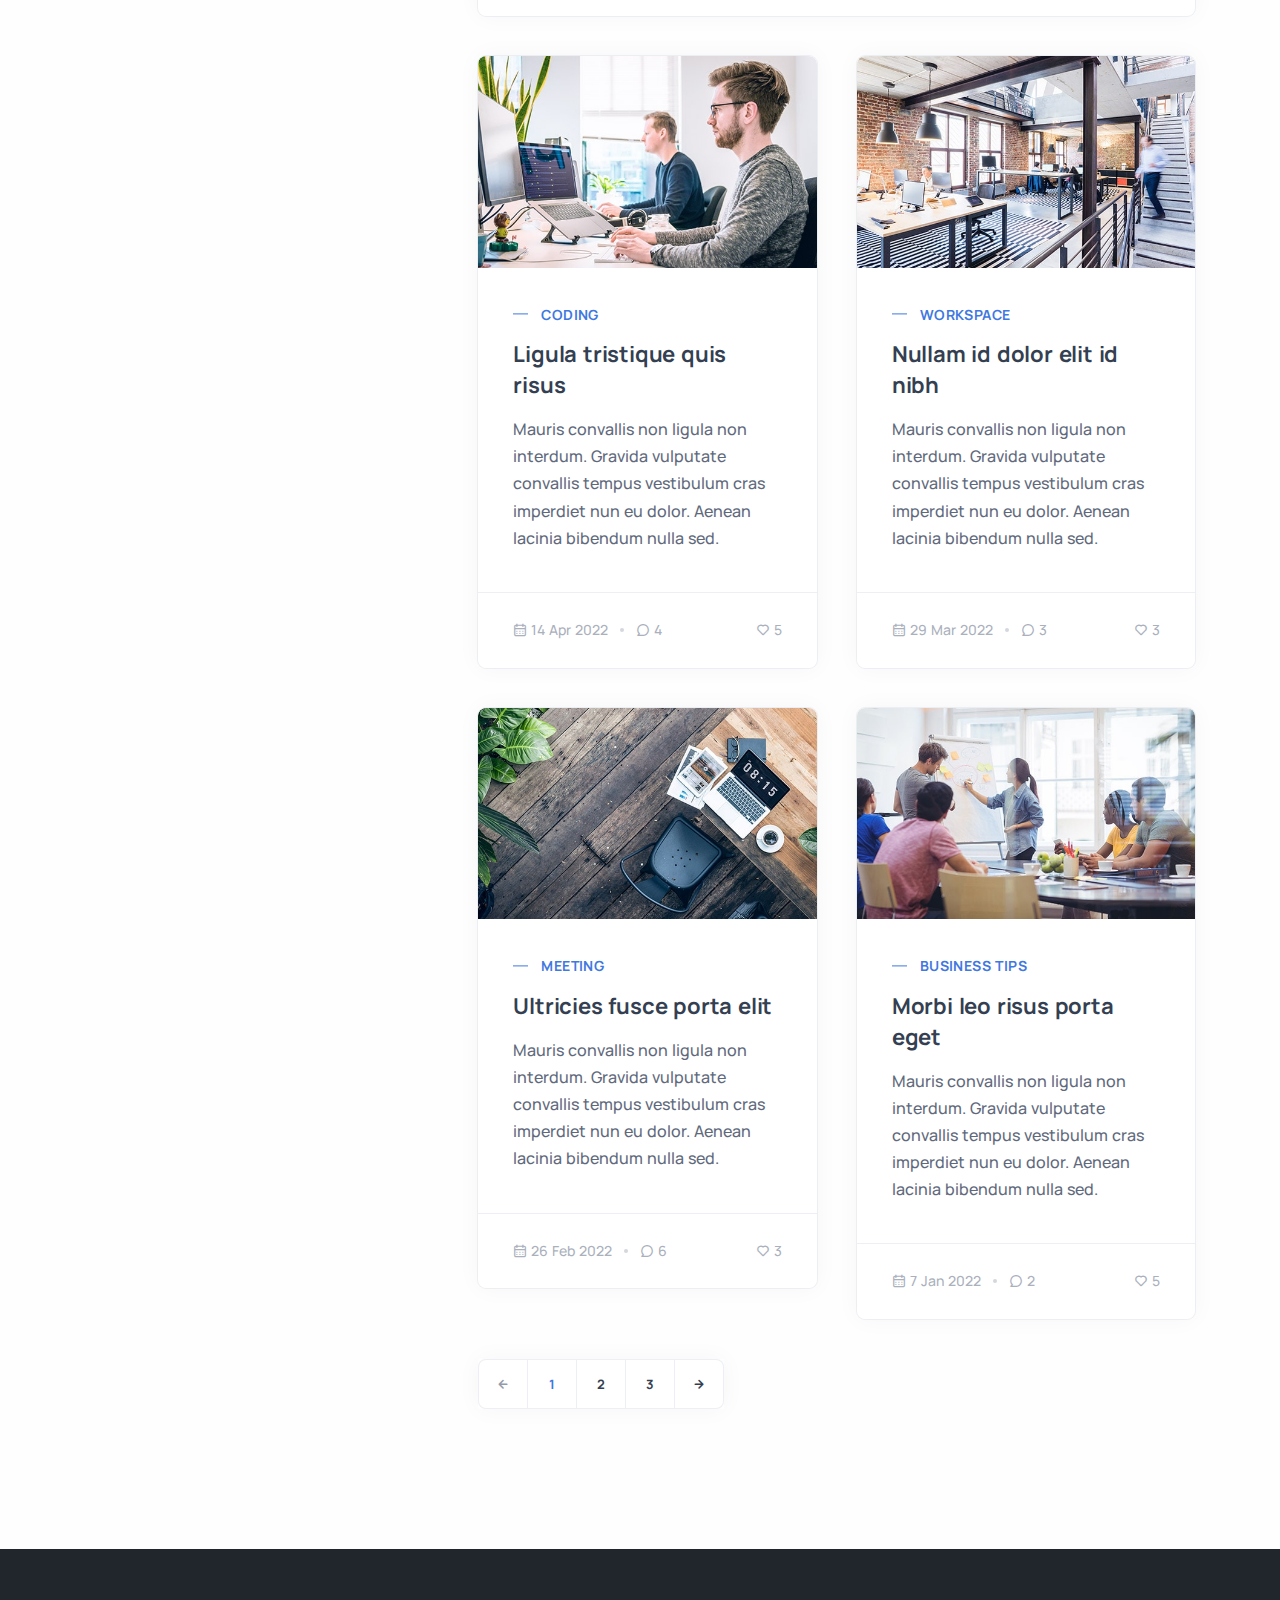
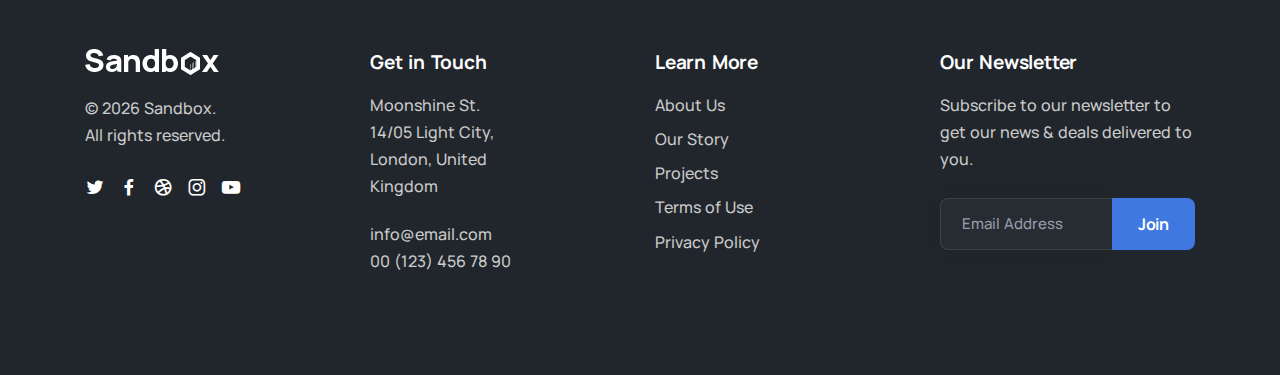
<file: blog3.html>
<!DOCTYPE html>
<html lang="en">

<head>
  <meta charset="utf-8">
  <meta name="viewport" content="width=device-width, initial-scale=1.0">
  <meta name="description" content="An impressive and flawless site template that includes various UI elements and countless features, attractive ready-made blocks and rich pages, basically everything you need to create a unique and professional website.">
  <meta name="keywords" content="bootstrap 5, business, corporate, creative, gulp, marketing, minimal, modern, multipurpose, one page, responsive, saas, sass, seo, startup, html5 template, site template">
  <meta name="author" content="elemis">
  <title>Sandbox - Modern & Multipurpose Bootstrap 5 Template</title>
  <link rel="shortcut icon" href="./assets/img/favicon.png">
  <link rel="stylesheet" href="./assets/css/plugins.css">
  <link rel="stylesheet" href="./assets/css/style.css">
</head>

<body>
  <div class="content-wrapper">
    <header class="wrapper bg-gray">
      <nav class="navbar navbar-expand-lg center-nav transparent navbar-light">
        <div class="container flex-lg-row flex-nowrap align-items-center">
          <div class="navbar-brand w-100">
            <a href="./index.html">
              <img src="./assets/img/logo.png" srcset="./assets/img/logo@2x.png 2x" alt="" />
            </a>
          </div>
          <div class="navbar-collapse offcanvas offcanvas-nav offcanvas-start">
            <div class="offcanvas-header d-lg-none">
              <h3 class="text-white fs-30 mb-0">Sandbox</h3>
              <button type="button" class="btn-close btn-close-white" data-bs-dismiss="offcanvas" aria-label="Close"></button>
            </div>
            <div class="offcanvas-body ms-lg-auto d-flex flex-column h-100">
              <ul class="navbar-nav">
                <li class="nav-item dropdown dropdown-mega">
                  <a class="nav-link dropdown-toggle" href="#" data-bs-toggle="dropdown">Demos</a>
                  <ul class="dropdown-menu mega-menu mega-menu-dark mega-menu-img">
                    <li class="mega-menu-content mega-menu-scroll">
                      <ul class="row row-cols-1 row-cols-lg-6 gx-0 gx-lg-4 gy-lg-2 list-unstyled">
                        <li class="col">
                          <a class="dropdown-item" href="./demo1.html">
                            <figure class="rounded lift d-none d-lg-block"><img src="./assets/img/demos/mi1.jpg" srcset="./assets/img/demos/mi1@2x.jpg 2x" alt=""></figure>
                            <span class="d-lg-none">Demo 1</span>
                          </a>
                        </li>
                        <li class="col">
                          <a class="dropdown-item" href="./demo2.html">
                            <figure class="rounded lift d-none d-lg-block"><img src="./assets/img/demos/mi2.jpg" srcset="./assets/img/demos/mi2@2x.jpg 2x" alt=""></figure>
                            <span class="d-lg-none">Demo 2</span>
                          </a>
                        </li>
                        <li class="col">
                          <a class="dropdown-item" href="./demo3.html">
                            <figure class="rounded lift d-none d-lg-block"><img src="./assets/img/demos/mi3.jpg" srcset="./assets/img/demos/mi3@2x.jpg 2x" alt=""></figure>
                            <span class="d-lg-none">Demo 3</span>
                          </a>
                        </li>
                        <li class="col">
                          <a class="dropdown-item" href="./demo4.html">
                            <figure class="rounded lift d-none d-lg-block"><img src="./assets/img/demos/mi4.jpg" srcset="./assets/img/demos/mi4@2x.jpg 2x" alt=""></figure>
                            <span class="d-lg-none">Demo 4</span>
                          </a>
                        </li>
                        <li class="col">
                          <a class="dropdown-item" href="./demo5.html">
                            <figure class="rounded lift d-none d-lg-block"><img src="./assets/img/demos/mi5.jpg" srcset="./assets/img/demos/mi5@2x.jpg 2x" alt=""></figure>
                            <span class="d-lg-none">Demo 5</span>
                          </a>
                        </li>
                        <li class="col">
                          <a class="dropdown-item" href="./demo6.html">
                            <figure class="rounded lift d-none d-lg-block"><img src="./assets/img/demos/mi6.jpg" srcset="./assets/img/demos/mi6@2x.jpg 2x" alt=""></figure>
                            <span class="d-lg-none">Demo 6</span>
                          </a>
                        </li>
                        <li class="col">
                          <a class="dropdown-item" href="./demo7.html">
                            <figure class="rounded lift d-none d-lg-block"><img src="./assets/img/demos/mi7.jpg" srcset="./assets/img/demos/mi7@2x.jpg 2x" alt=""></figure>
                            <span class="d-lg-none">Demo 7</span>
                          </a>
                        </li>
                        <li class="col">
                          <a class="dropdown-item" href="./demo8.html">
                            <figure class="rounded lift d-none d-lg-block"><img src="./assets/img/demos/mi8.jpg" srcset="./assets/img/demos/mi8@2x.jpg 2x" alt=""></figure>
                            <span class="d-lg-none">Demo 8</span>
                          </a>
                        </li>
                        <li class="col">
                          <a class="dropdown-item" href="./demo9.html">
                            <figure class="rounded lift d-none d-lg-block"><img src="./assets/img/demos/mi9.jpg" srcset="./assets/img/demos/mi9@2x.jpg 2x" alt=""></figure>
                            <span class="d-lg-none">Demo 9</span>
                          </a>
                        </li>
                        <li class="col">
                          <a class="dropdown-item" href="./demo10.html">
                            <figure class="rounded lift d-none d-lg-block"><img src="./assets/img/demos/mi10.jpg" srcset="./assets/img/demos/mi10@2x.jpg 2x" alt=""></figure>
                            <span class="d-lg-none">Demo 10</span>
                          </a>
                        </li>
                        <li class="col">
                          <a class="dropdown-item" href="./demo11.html">
                            <figure class="rounded lift d-none d-lg-block"><img src="./assets/img/demos/mi11.jpg" srcset="./assets/img/demos/mi11@2x.jpg 2x" alt=""></figure>
                            <span class="d-lg-none">Demo 11</span>
                          </a>
                        </li>
                        <li class="col">
                          <a class="dropdown-item" href="./demo12.html">
                            <figure class="rounded lift d-none d-lg-block"><img src="./assets/img/demos/mi12.jpg" srcset="./assets/img/demos/mi12@2x.jpg 2x" alt=""></figure>
                            <span class="d-lg-none">Demo 12</span>
                          </a>
                        </li>
                        <li class="col">
                          <a class="dropdown-item" href="./demo13.html">
                            <figure class="rounded lift d-none d-lg-block"><img src="./assets/img/demos/mi13.jpg" srcset="./assets/img/demos/mi13@2x.jpg 2x" alt=""></figure>
                            <span class="d-lg-none">Demo 13</span>
                          </a>
                        </li>
                        <li class="col">
                          <a class="dropdown-item" href="./demo14.html">
                            <figure class="rounded lift d-none d-lg-block"><img src="./assets/img/demos/mi14.jpg" srcset="./assets/img/demos/mi14@2x.jpg 2x" alt=""></figure>
                            <span class="d-lg-none">Demo 14</span>
                          </a>
                        </li>
                        <li class="col">
                          <a class="dropdown-item" href="./demo15.html">
                            <figure class="rounded lift d-none d-lg-block"><img src="./assets/img/demos/mi15.jpg" srcset="./assets/img/demos/mi15@2x.jpg 2x" alt=""></figure>
                            <span class="d-lg-none">Demo 15</span>
                          </a>
                        </li>
                        <li class="col">
                          <a class="dropdown-item" href="./demo16.html">
                            <figure class="rounded lift d-none d-lg-block"><img src="./assets/img/demos/mi16.jpg" srcset="./assets/img/demos/mi16@2x.jpg 2x" alt=""></figure>
                            <span class="d-lg-none">Demo 16</span>
                          </a>
                        </li>
                        <li class="col">
                          <a class="dropdown-item" href="./demo17.html">
                            <figure class="rounded lift d-none d-lg-block"><img src="./assets/img/demos/mi17.jpg" srcset="./assets/img/demos/mi17@2x.jpg 2x" alt=""></figure>
                            <span class="d-lg-none">Demo 17</span>
                          </a>
                        </li>
                        <li class="col">
                          <a class="dropdown-item" href="./demo18.html">
                            <figure class="rounded lift d-none d-lg-block"><img src="./assets/img/demos/mi18.jpg" srcset="./assets/img/demos/mi18@2x.jpg 2x" alt=""></figure>
                            <span class="d-lg-none">Demo 18</span>
                          </a>
                        </li>
                        <li class="col">
                          <a class="dropdown-item" href="./demo19.html">
                            <figure class="rounded lift d-none d-lg-block"><img src="./assets/img/demos/mi19.jpg" srcset="./assets/img/demos/mi19@2x.jpg 2x" alt=""></figure>
                            <span class="d-lg-none">Demo 19</span>
                          </a>
                        </li>
                        <li class="col">
                          <a class="dropdown-item" href="./demo20.html">
                            <figure class="rounded lift d-none d-lg-block"><img src="./assets/img/demos/mi20.jpg" srcset="./assets/img/demos/mi20@2x.jpg 2x" alt=""></figure>
                            <span class="d-lg-none">Demo 20</span>
                          </a>
                        </li>
                        <li class="col">
                          <a class="dropdown-item" href="./demo21.html">
                            <figure class="rounded lift d-none d-lg-block"><img src="./assets/img/demos/mi21.jpg" srcset="./assets/img/demos/mi21@2x.jpg 2x" alt=""></figure>
                            <span class="d-lg-none">Demo 21</span>
                          </a>
                        </li>
                        <li class="col">
                          <a class="dropdown-item" href="./demo22.html">
                            <figure class="rounded lift d-none d-lg-block"><img src="./assets/img/demos/mi22.jpg" srcset="./assets/img/demos/mi22@2x.jpg 2x" alt=""></figure>
                            <span class="d-lg-none">Demo 22</span>
                          </a>
                        </li>
                        <li class="col">
                          <a class="dropdown-item" href="./demo23.html">
                            <figure class="rounded lift d-none d-lg-block"><img src="./assets/img/demos/mi23.jpg" srcset="./assets/img/demos/mi23@2x.jpg 2x" alt=""></figure>
                            <span class="d-lg-none">Demo 23</span>
                          </a>
                        </li>
                        <li class="col">
                          <a class="dropdown-item" href="./demo24.html">
                            <figure class="rounded lift d-none d-lg-block"><img src="./assets/img/demos/mi24.jpg" srcset="./assets/img/demos/mi24@2x.jpg 2x" alt=""></figure>
                            <span class="d-lg-none">Demo 24</span>
                          </a>
                        </li>
                        <li class="col">
                          <a class="dropdown-item" href="./demo25.html">
                            <figure class="rounded lift d-none d-lg-block"><img src="./assets/img/demos/mi25.jpg" srcset="./assets/img/demos/mi25@2x.jpg 2x" alt=""></figure>
                            <span class="d-lg-none">Demo 25</span>
                          </a>
                        </li>
                        <li class="col">
                          <a class="dropdown-item" href="./demo26.html">
                            <figure class="rounded lift d-none d-lg-block"><img src="./assets/img/demos/mi26.jpg" srcset="./assets/img/demos/mi26@2x.jpg 2x" alt=""></figure>
                            <span class="d-lg-none">Demo 26</span>
                          </a>
                        </li>
                        <li class="col">
                          <a class="dropdown-item" href="./demo27.html">
                            <figure class="rounded lift d-none d-lg-block"><img src="./assets/img/demos/mi27.jpg" srcset="./assets/img/demos/mi27@2x.jpg 2x" alt=""></figure>
                            <span class="d-lg-none">Demo 27</span>
                          </a>
                        </li>
                        <li class="col">
                          <a class="dropdown-item" href="./demo28.html">
                            <figure class="rounded lift d-none d-lg-block"><img src="./assets/img/demos/mi28.jpg" srcset="./assets/img/demos/mi28@2x.jpg 2x" alt=""></figure>
                            <span class="d-lg-none">Demo 28</span>
                          </a>
                        </li>
                        <li class="col">
                          <a class="dropdown-item" href="./demo29.html">
                            <figure class="rounded lift d-none d-lg-block"><img src="./assets/img/demos/mi29.jpg" srcset="./assets/img/demos/mi29@2x.jpg 2x" alt=""></figure>
                            <span class="d-lg-none">Demo 29</span>
                          </a>
                        </li>
                        <li class="col">
                          <a class="dropdown-item" href="./demo30.html">
                            <figure class="rounded lift d-none d-lg-block"><img src="./assets/img/demos/mi30.jpg" srcset="./assets/img/demos/mi30@2x.jpg 2x" alt=""></figure>
                            <span class="d-lg-none">Demo 30</span>
                          </a>
                        </li>
                        <li class="col">
                          <a class="dropdown-item" href="./demo31.html">
                            <figure class="rounded lift d-none d-lg-block"><img src="./assets/img/demos/mi31.jpg" srcset="./assets/img/demos/mi31@2x.jpg 2x" alt=""></figure>
                            <span class="d-lg-none">Demo 31</span>
                          </a>
                        </li>
                        <li class="col">
                          <a class="dropdown-item" href="./demo32.html">
                            <figure class="rounded lift d-none d-lg-block"><img src="./assets/img/demos/mi32.jpg" srcset="./assets/img/demos/mi32@2x.jpg 2x" alt=""></figure>
                            <span class="d-lg-none">Demo 32</span>
                          </a>
                        </li>
                        <li class="col">
                          <a class="dropdown-item" href="./demo33.html">
                            <figure class="rounded lift d-none d-lg-block"><img src="./assets/img/demos/mi33.jpg" srcset="./assets/img/demos/mi33@2x.jpg 2x" alt=""></figure>
                            <span class="d-lg-none">Demo 33</span>
                          </a>
                        </li>
                        <li class="col">
                          <a class="dropdown-item" href="./demo34.html">
                            <figure class="rounded lift d-none d-lg-block"><img src="./assets/img/demos/mi34.jpg" srcset="./assets/img/demos/mi34@2x.jpg 2x" alt=""></figure>
                            <span class="d-lg-none">Demo 34</span>
                          </a>
                        </li>
                        <li class="col">
                          <a class="dropdown-item" href="./demo35.html">
                            <figure class="rounded lift d-none d-lg-block"><img src="./assets/img/demos/mi35.jpg" srcset="./assets/img/demos/mi35@2x.jpg 2x" alt=""></figure>
                            <span class="d-lg-none">Demo 35</span>
                          </a>
                        </li>
                        <li class="col">
                          <a class="dropdown-item" href="./demo36.html">
                            <figure class="rounded lift d-none d-lg-block"><img src="./assets/img/demos/mi36.jpg" srcset="./assets/img/demos/mi36@2x.jpg 2x" alt=""></figure>
                            <span class="d-lg-none">Demo 36</span>
                          </a>
                        </li>
                      </ul>
                      <!--/.row -->
                      <span class="d-none d-lg-flex"><i class="uil uil-direction"></i><strong>Scroll to view more</strong></span>
                    </li>
                    <!--/.mega-menu-content-->
                  </ul>
                  <!--/.dropdown-menu -->
                </li>
                <li class="nav-item dropdown">
                  <a class="nav-link dropdown-toggle" href="#" data-bs-toggle="dropdown">Pages</a>
                  <ul class="dropdown-menu">
                    <li class="dropdown dropdown-submenu dropend"><a class="dropdown-item dropdown-toggle" href="#" data-bs-toggle="dropdown">Services</a>
                      <ul class="dropdown-menu">
                        <li class="nav-item"><a class="dropdown-item" href="./services.html">Services I</a></li>
                        <li class="nav-item"><a class="dropdown-item" href="./services2.html">Services II</a></li>
                      </ul>
                    </li>
                    <li class="dropdown dropdown-submenu dropend"><a class="dropdown-item dropdown-toggle" href="#" data-bs-toggle="dropdown">About</a>
                      <ul class="dropdown-menu">
                        <li class="nav-item"><a class="dropdown-item" href="./about.html">About I</a></li>
                        <li class="nav-item"><a class="dropdown-item" href="./about2.html">About II</a></li>
                      </ul>
                    </li>
                    <li class="dropdown dropdown-submenu dropend"><a class="dropdown-item dropdown-toggle" href="#" data-bs-toggle="dropdown">Shop</a>
                      <ul class="dropdown-menu">
                        <li class="nav-item"><a class="dropdown-item" href="./shop.html">Shop I</a></li>
                        <li class="nav-item"><a class="dropdown-item" href="./shop2.html">Shop II</a></li>
                        <li class="nav-item"><a class="dropdown-item" href="./shop-product.html">Product Page</a></li>
                        <li class="nav-item"><a class="dropdown-item" href="./shop-cart.html">Shopping Cart</a></li>
                        <li class="nav-item"><a class="dropdown-item" href="./shop-checkout.html">Checkout</a></li>
                      </ul>
                    </li>
                    <li class="dropdown dropdown-submenu dropend"><a class="dropdown-item dropdown-toggle" href="#" data-bs-toggle="dropdown">Contact</a>
                      <ul class="dropdown-menu">
                        <li class="nav-item"><a class="dropdown-item" href="./contact.html">Contact I</a></li>
                        <li class="nav-item"><a class="dropdown-item" href="./contact2.html">Contact II</a></li>
                        <li class="nav-item"><a class="dropdown-item" href="./contact3.html">Contact III</a></li>
                      </ul>
                    </li>
                    <li class="dropdown dropdown-submenu dropend"><a class="dropdown-item dropdown-toggle" href="#" data-bs-toggle="dropdown">Career</a>
                      <ul class="dropdown-menu">
                        <li class="nav-item"><a class="dropdown-item" href="./career.html">Job Listing I</a></li>
                        <li class="nav-item"><a class="dropdown-item" href="./career2.html">Job Listing II</a></li>
                        <li class="nav-item"><a class="dropdown-item" href="./career-job.html">Job Description</a></li>
                      </ul>
                    </li>
                    <li class="dropdown dropdown-submenu dropend"><a class="dropdown-item dropdown-toggle" href="#" data-bs-toggle="dropdown">Utility</a>
                      <ul class="dropdown-menu">
                        <li class="nav-item"><a class="dropdown-item" href="./404.html">404 Not Found</a></li>
                        <li class="nav-item"><a class="dropdown-item" href="./page-loader.html">Page Loader</a></li>
                        <li class="nav-item"><a class="dropdown-item" href="./signin.html">Sign In I</a></li>
                        <li class="nav-item"><a class="dropdown-item" href="./signin2.html">Sign In II</a></li>
                        <li class="nav-item"><a class="dropdown-item" href="./signup.html">Sign Up I</a></li>
                        <li class="nav-item"><a class="dropdown-item" href="./signup2.html">Sign Up II</a></li>
                        <li class="nav-item"><a class="dropdown-item" href="./terms.html">Terms</a></li>
                      </ul>
                    </li>
                    <li class="nav-item"><a class="dropdown-item" href="./pricing.html">Pricing</a></li>
                    <li class="nav-item"><a class="dropdown-item" href="./onepage.html">One Page</a></li>
                  </ul>
                </li>
                <li class="nav-item dropdown">
                  <a class="nav-link dropdown-toggle" href="#" data-bs-toggle="dropdown">Projects</a>
                  <div class="dropdown-menu dropdown-lg">
                    <div class="dropdown-lg-content">
                      <div>
                        <h6 class="dropdown-header">Project Pages</h6>
                        <ul class="list-unstyled">
                          <li><a class="dropdown-item" href="./projects.html">Projects I</a></li>
                          <li><a class="dropdown-item" href="./projects2.html">Projects II</a></li>
                          <li><a class="dropdown-item" href="./projects3.html">Projects III</a></li>
                          <li><a class="dropdown-item" href="./projects4.html">Projects IV</a></li>
                        </ul>
                      </div>
                      <!-- /.column -->
                      <div>
                        <h6 class="dropdown-header">Single Projects</h6>
                        <ul class="list-unstyled">
                          <li><a class="dropdown-item" href="./single-project.html">Single Project I</a></li>
                          <li><a class="dropdown-item" href="./single-project2.html">Single Project II</a></li>
                          <li><a class="dropdown-item" href="./single-project3.html">Single Project III</a></li>
                          <li><a class="dropdown-item" href="./single-project4.html">Single Project IV</a></li>
                        </ul>
                      </div>
                      <!-- /.column -->
                    </div>
                    <!-- /auto-column -->
                  </div>
                </li>
                <li class="nav-item dropdown">
                  <a class="nav-link dropdown-toggle" href="#" data-bs-toggle="dropdown">Blog</a>
                  <ul class="dropdown-menu">
                    <li class="nav-item"><a class="dropdown-item" href="./blog.html">Blog without Sidebar</a></li>
                    <li class="nav-item"><a class="dropdown-item" href="./blog2.html">Blog with Sidebar</a></li>
                    <li class="nav-item"><a class="dropdown-item" href="./blog3.html">Blog with Left Sidebar</a></li>
                    <li class="dropdown dropdown-submenu dropend"><a class="dropdown-item dropdown-toggle" href="#" data-bs-toggle="dropdown">Blog Posts</a>
                      <ul class="dropdown-menu">
                        <li class="nav-item"><a class="dropdown-item" href="./blog-post.html">Post without Sidebar</a></li>
                        <li class="nav-item"><a class="dropdown-item" href="./blog-post2.html">Post with Sidebar</a></li>
                        <li class="nav-item"><a class="dropdown-item" href="./blog-post3.html">Post with Left Sidebar</a></li>
                      </ul>
                    </li>
                  </ul>
                </li>
                <li class="nav-item dropdown dropdown-mega">
                  <a class="nav-link dropdown-toggle" href="#" data-bs-toggle="dropdown">Blocks</a>
                  <ul class="dropdown-menu mega-menu mega-menu-dark mega-menu-img">
                    <li class="mega-menu-content">
                      <ul class="row row-cols-1 row-cols-lg-6 gx-0 gx-lg-6 gy-lg-4 list-unstyled">
                        <li class="col"><a class="dropdown-item" href="./docs/blocks/about.html">
                            <div class="rounded img-svg d-none d-lg-block p-4 mb-lg-2"><img class="rounded-0" src="./assets/img/demos/block1.svg" alt=""></div>
                            <span>About</span>
                          </a>
                        </li>
                        <li class="col"><a class="dropdown-item" href="./docs/blocks/blog.html">
                            <div class="rounded img-svg d-none d-lg-block p-4 mb-lg-2"><img class="rounded-0" src="./assets/img/demos/block2.svg" alt=""></div>
                            <span>Blog</span>
                          </a>
                        </li>
                        <li class="col"><a class="dropdown-item" href="./docs/blocks/call-to-action.html">
                            <div class="rounded img-svg d-none d-lg-block p-4 mb-lg-2"><img class="rounded-0" src="./assets/img/demos/block3.svg" alt=""></div>
                            <span>Call to Action</span>
                          </a>
                        </li>
                        <li class="col"><a class="dropdown-item" href="./docs/blocks/clients.html">
                            <div class="rounded img-svg d-none d-lg-block p-4 mb-lg-2"><img class="rounded-0" src="./assets/img/demos/block4.svg" alt=""></div>
                            <span>Clients</span>
                          </a>
                        </li>
                        <li class="col"><a class="dropdown-item" href="./docs/blocks/contact.html">
                            <div class="rounded img-svg d-none d-lg-block p-4 mb-lg-2"><img class="rounded-0" src="./assets/img/demos/block5.svg" alt=""></div>
                            <span>Contact</span>
                          </a>
                        </li>
                        <li class="col"><a class="dropdown-item" href="./docs/blocks/facts.html">
                            <div class="rounded img-svg d-none d-lg-block p-4 mb-lg-2"><img class="rounded-0" src="./assets/img/demos/block6.svg" alt=""></div>
                            <span>Facts</span>
                          </a>
                        </li>
                        <li class="col"><a class="dropdown-item" href="./docs/blocks/faq.html">
                            <div class="rounded img-svg d-none d-lg-block p-4 mb-lg-2"><img class="rounded-0" src="./assets/img/demos/block7.svg" alt=""></div>
                            <span>FAQ</span>
                          </a>
                        </li>
                        <li class="col"><a class="dropdown-item" href="./docs/blocks/features.html">
                            <div class="rounded img-svg d-none d-lg-block p-4 mb-lg-2"><img class="rounded-0" src="./assets/img/demos/block8.svg" alt=""></div>
                            <span>Features</span>
                          </a>
                        </li>
                        <li class="col"><a class="dropdown-item" href="./docs/blocks/footer.html">
                            <div class="rounded img-svg d-none d-lg-block p-4 mb-lg-2"><img class="rounded-0" src="./assets/img/demos/block9.svg" alt=""></div>
                            <span>Footer</span>
                          </a>
                        </li>
                        <li class="col"><a class="dropdown-item" href="./docs/blocks/hero.html">
                            <div class="rounded img-svg d-none d-lg-block p-4 mb-lg-2"><img class="rounded-0" src="./assets/img/demos/block10.svg" alt=""></div>
                            <span>Hero</span>
                          </a>
                        </li>
                        <li class="col"><a class="dropdown-item" href="./docs/blocks/misc.html">
                            <div class="rounded img-svg d-none d-lg-block p-4 mb-lg-2"><img class="rounded-0" src="./assets/img/demos/block17.svg" alt=""></div>
                            <span>Misc</span>
                          </a>
                        </li>
                        <li class="col"><a class="dropdown-item" href="./docs/blocks/navbar.html">
                            <div class="rounded img-svg d-none d-lg-block p-4 mb-lg-2"><img class="rounded-0" src="./assets/img/demos/block11.svg" alt=""></div>
                            <span>Navbar</span>
                          </a>
                        </li>
                        <li class="col"><a class="dropdown-item" href="./docs/blocks/portfolio.html">
                            <div class="rounded img-svg d-none d-lg-block p-4 mb-lg-2"><img class="rounded-0" src="./assets/img/demos/block12.svg" alt=""></div>
                            <span>Portfolio</span>
                          </a>
                        </li>
                        <li class="col"><a class="dropdown-item" href="./docs/blocks/pricing.html">
                            <div class="rounded img-svg d-none d-lg-block p-4 mb-lg-2"><img class="rounded-0" src="./assets/img/demos/block13.svg" alt=""></div>
                            <span>Pricing</span>
                          </a>
                        </li>
                        <li class="col"><a class="dropdown-item" href="./docs/blocks/process.html">
                            <div class="rounded img-svg d-none d-lg-block p-4 mb-lg-2"><img class="rounded-0" src="./assets/img/demos/block14.svg" alt=""></div>
                            <span>Process</span>
                          </a>
                        </li>
                        <li class="col"><a class="dropdown-item" href="./docs/blocks/team.html">
                            <div class="rounded img-svg d-none d-lg-block p-4 mb-lg-2"><img class="rounded-0" src="./assets/img/demos/block15.svg" alt=""></div>
                            <span>Team</span>
                          </a>
                        </li>
                        <li class="col"><a class="dropdown-item" href="./docs/blocks/testimonials.html">
                            <div class="rounded img-svg d-none d-lg-block p-4 mb-lg-2"><img class="rounded-0" src="./assets/img/demos/block16.svg" alt=""></div>
                            <span>Testimonials</span>
                          </a>
                        </li>
                      </ul>
                      <!--/.row -->
                    </li>
                    <!--/.mega-menu-content-->
                  </ul>
                  <!--/.dropdown-menu -->
                </li>
                <li class="nav-item dropdown dropdown-mega">
                  <a class="nav-link dropdown-toggle" href="#" data-bs-toggle="dropdown">Documentation</a>
                  <ul class="dropdown-menu mega-menu">
                    <li class="mega-menu-content">
                      <div class="row gx-0 gx-lg-3">
                        <div class="col-lg-4">
                          <h6 class="dropdown-header">Usage</h6>
                          <ul class="list-unstyled cc-2 pb-lg-1">
                            <li><a class="dropdown-item" href="./docs/index.html">Get Started</a></li>
                            <li><a class="dropdown-item" href="./docs/forms.html">Forms</a></li>
                            <li><a class="dropdown-item" href="./docs/faq.html">FAQ</a></li>
                            <li><a class="dropdown-item" href="./docs/changelog.html">Changelog</a></li>
                            <li><a class="dropdown-item" href="./docs/credits.html">Credits</a></li>
                          </ul>
                          <h6 class="dropdown-header mt-lg-6">Styleguide</h6>
                          <ul class="list-unstyled cc-2">
                            <li><a class="dropdown-item" href="./docs/styleguide/colors.html">Colors</a></li>
                            <li><a class="dropdown-item" href="./docs/styleguide/fonts.html">Fonts</a></li>
                            <li><a class="dropdown-item" href="./docs/styleguide/icons-svg.html">SVG Icons</a></li>
                            <li><a class="dropdown-item" href="./docs/styleguide/icons-font.html">Font Icons</a></li>
                            <li><a class="dropdown-item" href="./docs/styleguide/illustrations.html">Illustrations</a></li>
                            <li><a class="dropdown-item" href="./docs/styleguide/backgrounds.html">Backgrounds</a></li>
                            <li><a class="dropdown-item" href="./docs/styleguide/misc.html">Misc</a></li>
                          </ul>
                        </div>
                        <!--/column -->
                        <div class="col-lg-8">
                          <h6 class="dropdown-header">Elements</h6>
                          <ul class="list-unstyled cc-3">
                            <li><a class="dropdown-item" href="./docs/elements/accordion.html">Accordion</a></li>
                            <li><a class="dropdown-item" href="./docs/elements/alerts.html">Alerts</a></li>
                            <li><a class="dropdown-item" href="./docs/elements/animations.html">Animations</a></li>
                            <li><a class="dropdown-item" href="./docs/elements/avatars.html">Avatars</a></li>
                            <li><a class="dropdown-item" href="./docs/elements/background.html">Background</a></li>
                            <li><a class="dropdown-item" href="./docs/elements/badges.html">Badges</a></li>
                            <li><a class="dropdown-item" href="./docs/elements/buttons.html">Buttons</a></li>
                            <li><a class="dropdown-item" href="./docs/elements/card.html">Card</a></li>
                            <li><a class="dropdown-item" href="./docs/elements/carousel.html">Carousel</a></li>
                            <li><a class="dropdown-item" href="./docs/elements/dividers.html">Dividers</a></li>
                            <li><a class="dropdown-item" href="./docs/elements/form-elements.html">Form Elements</a></li>
                            <li><a class="dropdown-item" href="./docs/elements/image-hover.html">Image Hover</a></li>
                            <li><a class="dropdown-item" href="./docs/elements/image-mask.html">Image Mask</a></li>
                            <li><a class="dropdown-item" href="./docs/elements/lightbox.html">Lightbox</a></li>
                            <li><a class="dropdown-item" href="./docs/elements/player.html">Media Player</a></li>
                            <li><a class="dropdown-item" href="./docs/elements/modal.html">Modal</a></li>
                            <li><a class="dropdown-item" href="./docs/elements/pagination.html">Pagination</a></li>
                            <li><a class="dropdown-item" href="./docs/elements/progressbar.html">Progressbar</a></li>
                            <li><a class="dropdown-item" href="./docs/elements/shadows.html">Shadows</a></li>
                            <li><a class="dropdown-item" href="./docs/elements/shapes.html">Shapes</a></li>
                            <li><a class="dropdown-item" href="./docs/elements/tables.html">Tables</a></li>
                            <li><a class="dropdown-item" href="./docs/elements/tabs.html">Tabs</a></li>
                            <li><a class="dropdown-item" href="./docs/elements/text-animations.html">Text Animations</a></li>
                            <li><a class="dropdown-item" href="./docs/elements/text-highlight.html">Text Highlight</a></li>
                            <li><a class="dropdown-item" href="./docs/elements/tiles.html">Tiles</a></li>
                            <li><a class="dropdown-item" href="./docs/elements/tooltips-popovers.html">Tooltips & Popovers</a></li>
                            <li><a class="dropdown-item" href="./docs/elements/typography.html">Typography</a></li>
                          </ul>
                        </div>
                        <!--/column -->
                      </div>
                      <!--/.row -->
                    </li>
                    <!--/.mega-menu-content-->
                  </ul>
                  <!--/.dropdown-menu -->
                </li>
              </ul>
              <!-- /.navbar-nav -->
              <div class="offcanvas-footer d-lg-none">
                <div>
                  <a href="mailto:first.last@email.com" class="link-inverse">info@email.com</a>
                  <br /> 00 (123) 456 78 90 <br />
                  <nav class="nav social social-white mt-4">
                    <a href="#"><i class="uil uil-twitter"></i></a>
                    <a href="#"><i class="uil uil-facebook-f"></i></a>
                    <a href="#"><i class="uil uil-dribbble"></i></a>
                    <a href="#"><i class="uil uil-instagram"></i></a>
                    <a href="#"><i class="uil uil-youtube"></i></a>
                  </nav>
                  <!-- /.social -->
                </div>
              </div>
              <!-- /.offcanvas-footer -->
            </div>
            <!-- /.offcanvas-body -->
          </div>
          <!-- /.navbar-collapse -->
          <div class="navbar-other w-100 d-flex ms-auto">
            <ul class="navbar-nav flex-row align-items-center ms-auto">
              <li class="nav-item"><a class="nav-link" data-bs-toggle="offcanvas" data-bs-target="#offcanvas-search"><i class="uil uil-search"></i></a></li>
              <li class="nav-item d-none d-md-block">
                <a href="./contact.html" class="btn btn-sm btn-primary rounded-pill">Contact</a>
              </li>
              <li class="nav-item d-lg-none">
                <button class="hamburger offcanvas-nav-btn"><span></span></button>
              </li>
            </ul>
            <!-- /.navbar-nav -->
          </div>
          <!-- /.navbar-other -->
        </div>
        <!-- /.container -->
      </nav>
      <!-- /.navbar -->
      <div class="offcanvas offcanvas-top bg-light" id="offcanvas-search" data-bs-scroll="true">
        <div class="container d-flex flex-row py-6">
          <form class="search-form w-100">
            <input id="search-form" type="text" class="form-control" placeholder="Type keyword and hit enter">
          </form>
          <!-- /.search-form -->
          <button type="button" class="btn-close" data-bs-dismiss="offcanvas" aria-label="Close"></button>
        </div>
        <!-- /.container -->
      </div>
      <!-- /.offcanvas -->
    </header>
    <!-- /header -->
    <section class="wrapper bg-gray">
      <div class="container pt-10 pb-12 pt-md-14 pb-md-16 text-center">
        <div class="row">
          <div class="col-md-7 col-lg-6 col-xl-5 mx-auto">
            <h1 class="display-1 mb-3">Business News</h1>
            <p class="lead px-lg-5 px-xxl-8">Welcome to our journal. Here you can find the latest company news and business articles.</p>
          </div>
          <!-- /column -->
        </div>
        <!-- /.row -->
      </div>
      <!-- /.container -->
    </section>
    <!-- /section -->
    <section class="wrapper bg-light">
      <div class="container py-14 py-md-16">
        <div class="row gx-lg-8 gx-xl-12">
          <div class="col-lg-8 order-lg-2">
            <div class="blog classic-view">
              <article class="post">
                <div class="card">
                  <figure class="card-img-top overlay overlay-1 hover-scale"><a href="./blog-post.html"><img src="./assets/img/photos/b1.jpg" alt="" /></a>
                    <figcaption>
                      <h5 class="from-top mb-0">Read More</h5>
                    </figcaption>
                  </figure>
                  <div class="card-body">
                    <div class="post-header">
                      <div class="post-category text-line">
                        <a href="#" class="hover" rel="category">Teamwork</a>
                      </div>
                      <!-- /.post-category -->
                      <h2 class="post-title mt-1 mb-0"><a class="link-dark" href="./blog-post.html">Amet Dolor Bibendum Parturient Cursus</a></h2>
                    </div>
                    <!-- /.post-header -->
                    <div class="post-content">
                      <p>Duis mollis, est non commodo luctus, nisi erat porttitor ligula, eget lacinia odio sem nec elit. Nullam quis risus eget urna mollis ornare vel. Nulla vitae elit libero, a pharetra augue. Praesent commodo cursus magna, vel scelerisque nisl consectetur et. Sed posuere consectetur est at lobortis. Cras mattis consectetur purus sit amet fermentum. Fusce dapibus, tellus ac cursus commodo, tortor mauris condimentum nibh. Cras mattis consectetur purus.</p>
                    </div>
                    <!-- /.post-content -->
                  </div>
                  <!--/.card-body -->
                  <div class="card-footer">
                    <ul class="post-meta d-flex mb-0">
                      <li class="post-date"><i class="uil uil-calendar-alt"></i><span>5 Jul 2022</span></li>
                      <li class="post-author"><a href="#"><i class="uil uil-user"></i><span>By Sandbox</span></a></li>
                      <li class="post-comments"><a href="#"><i class="uil uil-comment"></i>3<span> Comments</span></a></li>
                      <li class="post-likes ms-auto"><a href="#"><i class="uil uil-heart-alt"></i>3</a></li>
                    </ul>
                    <!-- /.post-meta -->
                  </div>
                  <!-- /.card-footer -->
                </div>
                <!-- /.card -->
              </article>
              <!-- /.post -->
              <article class="post">
                <div class="card">
                  <div class="post-slider card-img-top">
                    <div class="swiper-container dots-over" data-margin="5" data-nav="true" data-dots="true">
                      <div class="swiper">
                        <div class="swiper-wrapper">
                          <div class="swiper-slide"><img src="./assets/img/photos/b2.jpg" alt="" /></div>
                          <div class="swiper-slide"><img src="./assets/img/photos/b3.jpg" alt="" /></div>
                        </div>
                        <!--/.swiper-wrapper -->
                      </div>
                      <!-- /.swiper -->
                    </div>
                    <!-- /.swiper-container -->
                  </div>
                  <!-- /.post-slider -->
                  <div class="card-body">
                    <div class="post-header">
                      <div class="post-category text-line">
                        <a href="#" class="hover" rel="category">Ideas</a>
                      </div>
                      <!-- /.post-category -->
                      <h2 class="post-title mt-1 mb-0"><a class="link-dark" href="./blog-post.html">Fringilla Ligula Pharetra Amet</a></h2>
                    </div>
                    <!-- /.post-header -->
                    <div class="post-content">
                      <p>Duis mollis, est non commodo luctus, nisi erat porttitor ligula, eget lacinia odio sem nec elit. Nullam quis risus eget urna mollis ornare vel. Nulla vitae elit libero, a pharetra augue. Praesent commodo cursus magna, vel scelerisque nisl consectetur et. Sed posuere consectetur est at lobortis. Cras mattis consectetur purus sit amet fermentum. Fusce dapibus, tellus ac cursus commodo, tortor mauris condimentum nibh. Cras mattis consectetur purus.</p>
                    </div>
                    <!-- /.post-content -->
                  </div>
                  <!--/.card-body -->
                  <div class="card-footer">
                    <ul class="post-meta d-flex mb-0">
                      <li class="post-date"><i class="uil uil-calendar-alt"></i><span>25 Jun 2022</span></li>
                      <li class="post-author"><a href="#"><i class="uil uil-user"></i><span>By Sandbox</span></a></li>
                      <li class="post-comments"><a href="#"><i class="uil uil-comment"></i>5<span> Comments</span></a></li>
                      <li class="post-likes ms-auto"><a href="#"><i class="uil uil-heart-alt"></i>4</a></li>
                    </ul>
                    <!-- /.post-meta -->
                  </div>
                  <!-- /.card-footer -->
                </div>
                <!-- /.card -->
              </article>
              <!-- /.post -->
              <article class="post">
                <div class="card">
                  <div class="card-img-top">
                    <div class="player" data-plyr-provider="youtube" data-plyr-embed-id="j_Y2Gwaj7Gs"></div>
                  </div>
                  <div class="card-body">
                    <div class="post-header">
                      <div class="post-category text-line">
                        <a href="#" class="hover" rel="category">Workspace</a>
                      </div>
                      <!-- /.post-category -->
                      <h2 class="post-title mt-1 mb-0"><a class="link-dark" href="./blog-post.html">Consectetur Bibendum Sollicitudin Vulputate</a></h2>
                    </div>
                    <!-- /.post-header -->
                    <div class="post-content">
                      <p>Duis mollis, est non commodo luctus, nisi erat porttitor ligula, eget lacinia odio sem nec elit. Nullam quis risus eget urna mollis ornare vel. Nulla vitae elit libero, a pharetra augue. Praesent commodo cursus magna, vel scelerisque nisl consectetur et. Sed posuere consectetur est at lobortis. Cras mattis consectetur purus sit amet fermentum. Fusce dapibus, tellus ac cursus commodo, tortor mauris condimentum nibh. Cras mattis consectetur purus.</p>
                    </div>
                    <!-- /.post-content -->
                  </div>
                  <!--/.card-body -->
                  <div class="card-footer">
                    <ul class="post-meta d-flex mb-0">
                      <li class="post-date"><i class="uil uil-calendar-alt"></i><span>18 May 2022</span></li>
                      <li class="post-author"><a href="#"><i class="uil uil-user"></i><span>By Sandbox</span></a></li>
                      <li class="post-comments"><a href="#"><i class="uil uil-comment"></i>8<span> Comments</span></a></li>
                      <li class="post-likes ms-auto"><a href="#"><i class="uil uil-heart-alt"></i>6</a></li>
                    </ul>
                    <!-- /.post-meta -->
                  </div>
                  <!-- /.card-footer -->
                </div>
                <!-- /.card -->
              </article>
              <!-- /.post -->
            </div>
            <!-- /.blog -->
            <div class="blog grid grid-view">
              <div class="row isotope gx-md-8 gy-8 mb-8">
                <article class="item post col-md-6">
                  <div class="card">
                    <figure class="card-img-top overlay overlay-1 hover-scale"><a href="#"> <img src="./assets/img/photos/b4.jpg" alt="" /></a>
                      <figcaption>
                        <h5 class="from-top mb-0">Read More</h5>
                      </figcaption>
                    </figure>
                    <div class="card-body">
                      <div class="post-header">
                        <div class="post-category text-line">
                          <a href="#" class="hover" rel="category">Coding</a>
                        </div>
                        <!-- /.post-category -->
                        <h2 class="post-title h3 mt-1 mb-3"><a class="link-dark" href="./blog-post.html">Ligula tristique quis risus</a></h2>
                      </div>
                      <!-- /.post-header -->
                      <div class="post-content">
                        <p>Mauris convallis non ligula non interdum. Gravida vulputate convallis tempus vestibulum cras imperdiet nun eu dolor. Aenean lacinia bibendum nulla sed.</p>
                      </div>
                      <!-- /.post-content -->
                    </div>
                    <!--/.card-body -->
                    <div class="card-footer">
                      <ul class="post-meta d-flex mb-0">
                        <li class="post-date"><i class="uil uil-calendar-alt"></i><span>14 Apr 2022</span></li>
                        <li class="post-comments"><a href="#"><i class="uil uil-comment"></i>4</a></li>
                        <li class="post-likes ms-auto"><a href="#"><i class="uil uil-heart-alt"></i>5</a></li>
                      </ul>
                      <!-- /.post-meta -->
                    </div>
                    <!-- /.card-footer -->
                  </div>
                  <!-- /.card -->
                </article>
                <!-- /.post -->
                <article class="item post col-md-6">
                  <div class="card">
                    <figure class="card-img-top overlay overlay-1 hover-scale"><a href="#"> <img src="./assets/img/photos/b5.jpg" alt="" /></a>
                      <figcaption>
                        <h5 class="from-top mb-0">Read More</h5>
                      </figcaption>
                    </figure>
                    <div class="card-body">
                      <div class="post-header">
                        <div class="post-category text-line">
                          <a href="#" class="hover" rel="category">Workspace</a>
                        </div>
                        <!-- /.post-category -->
                        <h2 class="post-title h3 mt-1 mb-3"><a class="link-dark" href="./blog-post.html">Nullam id dolor elit id nibh</a></h2>
                      </div>
                      <!-- /.post-header -->
                      <div class="post-content">
                        <p>Mauris convallis non ligula non interdum. Gravida vulputate convallis tempus vestibulum cras imperdiet nun eu dolor. Aenean lacinia bibendum nulla sed.</p>
                      </div>
                      <!-- /.post-content -->
                    </div>
                    <!--/.card-body -->
                    <div class="card-footer">
                      <ul class="post-meta d-flex mb-0">
                        <li class="post-date"><i class="uil uil-calendar-alt"></i><span>29 Mar 2022</span></li>
                        <li class="post-comments"><a href="#"><i class="uil uil-comment"></i>3</a></li>
                        <li class="post-likes ms-auto"><a href="#"><i class="uil uil-heart-alt"></i>3</a></li>
                      </ul>
                      <!-- /.post-meta -->
                    </div>
                    <!-- /.card-footer -->
                  </div>
                  <!-- /.card -->
                </article>
                <!-- /.post -->
                <article class="item post col-md-6">
                  <div class="card">
                    <figure class="card-img-top overlay overlay-1 hover-scale"><a href="#"> <img src="./assets/img/photos/b6.jpg" alt="" /></a>
                      <figcaption>
                        <h5 class="from-top mb-0">Read More</h5>
                      </figcaption>
                    </figure>
                    <div class="card-body">
                      <div class="post-header">
                        <div class="post-category text-line">
                          <a href="#" class="hover" rel="category">Meeting</a>
                        </div>
                        <!-- /.post-category -->
                        <h2 class="post-title h3 mt-1 mb-3"><a class="link-dark" href="./blog-post.html">Ultricies fusce porta elit</a></h2>
                      </div>
                      <!-- /.post-header -->
                      <div class="post-content">
                        <p>Mauris convallis non ligula non interdum. Gravida vulputate convallis tempus vestibulum cras imperdiet nun eu dolor. Aenean lacinia bibendum nulla sed.</p>
                      </div>
                      <!-- /.post-content -->
                    </div>
                    <!--/.card-body -->
                    <div class="card-footer">
                      <ul class="post-meta d-flex mb-0">
                        <li class="post-date"><i class="uil uil-calendar-alt"></i><span>26 Feb 2022</span></li>
                        <li class="post-comments"><a href="#"><i class="uil uil-comment"></i>6</a></li>
                        <li class="post-likes ms-auto"><a href="#"><i class="uil uil-heart-alt"></i>3</a></li>
                      </ul>
                      <!-- /.post-meta -->
                    </div>
                    <!-- /.card-footer -->
                  </div>
                  <!-- /.card -->
                </article>
                <!-- /.post -->
                <article class="item post col-md-6">
                  <div class="card">
                    <figure class="card-img-top overlay overlay-1 hover-scale"><a href="#"> <img src="./assets/img/photos/b7.jpg" alt="" /></a>
                      <figcaption>
                        <h5 class="from-top mb-0">Read More</h5>
                      </figcaption>
                    </figure>
                    <div class="card-body">
                      <div class="post-header">
                        <div class="post-category text-line">
                          <a href="#" class="hover" rel="category">Business Tips</a>
                        </div>
                        <!-- /.post-category -->
                        <h2 class="post-title h3 mt-1 mb-3"><a class="link-dark" href="./blog-post.html">Morbi leo risus porta eget</a></h2>
                      </div>
                      <div class="post-content">
                        <p>Mauris convallis non ligula non interdum. Gravida vulputate convallis tempus vestibulum cras imperdiet nun eu dolor. Aenean lacinia bibendum nulla sed.</p>
                      </div>
                      <!-- /.post-content -->
                    </div>
                    <!--/.card-body -->
                    <div class="card-footer">
                      <ul class="post-meta d-flex mb-0">
                        <li class="post-date"><i class="uil uil-calendar-alt"></i><span>7 Jan 2022</span></li>
                        <li class="post-comments"><a href="#"><i class="uil uil-comment"></i>2</a></li>
                        <li class="post-likes ms-auto"><a href="#"><i class="uil uil-heart-alt"></i>5</a></li>
                      </ul>
                      <!-- /.post-meta -->
                    </div>
                    <!-- /.card-footer -->
                  </div>
                  <!-- /.card -->
                </article>
                <!-- /.post -->
              </div>
              <!-- /.row -->
            </div>
            <!-- /.blog -->
            <nav class="d-flex" aria-label="pagination">
              <ul class="pagination">
                <li class="page-item disabled">
                  <a class="page-link" href="#" aria-label="Previous">
                    <span aria-hidden="true"><i class="uil uil-arrow-left"></i></span>
                  </a>
                </li>
                <li class="page-item active"><a class="page-link" href="#">1</a></li>
                <li class="page-item"><a class="page-link" href="#">2</a></li>
                <li class="page-item"><a class="page-link" href="#">3</a></li>
                <li class="page-item">
                  <a class="page-link" href="#" aria-label="Next">
                    <span aria-hidden="true"><i class="uil uil-arrow-right"></i></span>
                  </a>
                </li>
              </ul>
              <!-- /.pagination -->
            </nav>
            <!-- /nav -->
          </div>
          <!-- /column -->
          <aside class="col-lg-4 sidebar mt-8 mt-lg-6">
            <div class="widget">
              <form class="search-form">
                <div class="form-floating mb-0">
                  <input id="search-form" type="text" class="form-control" placeholder="Search">
                  <label for="search-form">Search</label>
                </div>
              </form>
              <!-- /.search-form -->
            </div>
            <!-- /.widget -->
            <div class="widget">
              <h4 class="widget-title mb-3">About Us</h4>
              <p>Fusce dapibus, tellus ac cursus commodo, tortor mauris condimentum nibh, ut fermentum. Nulla vitae elit libero, a pharetra augue. Donec id elit non mi porta gravida at eget metus.</p>
              <nav class="nav social">
                <a href="#"><i class="uil uil-twitter"></i></a>
                <a href="#"><i class="uil uil-facebook-f"></i></a>
                <a href="#"><i class="uil uil-dribbble"></i></a>
                <a href="#"><i class="uil uil-instagram"></i></a>
                <a href="#"><i class="uil uil-youtube"></i></a>
              </nav>
              <!-- /.social -->
            </div>
            <!-- /.widget -->
            <div class="widget">
              <h4 class="widget-title mb-3">Popular Posts</h4>
              <ul class="image-list">
                <li>
                  <figure class="rounded"><a href="./blog-post.html"><img src="./assets/img/photos/a1.jpg" alt="" /></a></figure>
                  <div class="post-content">
                    <h6 class="mb-2"> <a class="link-dark" href="./blog-post.html">Magna Mollis Ultricies</a> </h6>
                    <ul class="post-meta">
                      <li class="post-date"><i class="uil uil-calendar-alt"></i><span>26 Mar 2022</span></li>
                      <li class="post-comments"><a href="#"><i class="uil uil-comment"></i>3</a></li>
                    </ul>
                    <!-- /.post-meta -->
                  </div>
                </li>
                <li>
                  <figure class="rounded"> <a href="./blog-post.html"><img src="./assets/img/photos/a2.jpg" alt="" /></a></figure>
                  <div class="post-content">
                    <h6 class="mb-2"> <a class="link-dark" href="./blog-post.html">Ornare Nullam Risus</a> </h6>
                    <ul class="post-meta">
                      <li class="post-date"><i class="uil uil-calendar-alt"></i><span>16 Feb 2022</span></li>
                      <li class="post-comments"><a href="#"><i class="uil uil-comment"></i>6</a></li>
                    </ul>
                    <!-- /.post-meta -->
                  </div>
                </li>
                <li>
                  <figure class="rounded"><a href="./blog-post.html"><img src="./assets/img/photos/a3.jpg" alt="" /></a></figure>
                  <div class="post-content">
                    <h6 class="mb-2"> <a class="link-dark" href="./blog-post.html">Euismod Nullam Fusce</a> </h6>
                    <ul class="post-meta">
                      <li class="post-date"><i class="uil uil-calendar-alt"></i><span>8 Jan 2022</span></li>
                      <li class="post-comments"><a href="#"><i class="uil uil-comment"></i>5</a></li>
                    </ul>
                    <!-- /.post-meta -->
                  </div>
                </li>
              </ul>
              <!-- /.image-list -->
            </div>
            <!-- /.widget -->
            <div class="widget">
              <h4 class="widget-title mb-3">Categories</h4>
              <ul class="unordered-list bullet-primary text-reset">
                <li><a href="#">Teamwork (21)</a></li>
                <li><a href="#">Ideas (19)</a></li>
                <li><a href="#">Workspace (16)</a></li>
                <li><a href="#">Coding (7)</a></li>
                <li><a href="#">Meeting (12)</a></li>
                <li><a href="#">Business Tips (14)</a></li>
              </ul>
            </div>
            <!-- /.widget -->
            <div class="widget">
              <h4 class="widget-title mb-3">Tags</h4>
              <ul class="list-unstyled tag-list">
                <li><a href="#" class="btn btn-soft-ash btn-sm rounded-pill">Still Life</a></li>
                <li><a href="#" class="btn btn-soft-ash btn-sm rounded-pill">Urban</a></li>
                <li><a href="#" class="btn btn-soft-ash btn-sm rounded-pill">Nature</a></li>
                <li><a href="#" class="btn btn-soft-ash btn-sm rounded-pill">Landscape</a></li>
                <li><a href="#" class="btn btn-soft-ash btn-sm rounded-pill">Macro</a></li>
                <li><a href="#" class="btn btn-soft-ash btn-sm rounded-pill">Fun</a></li>
                <li><a href="#" class="btn btn-soft-ash btn-sm rounded-pill">Workshop</a></li>
                <li><a href="#" class="btn btn-soft-ash btn-sm rounded-pill">Photography</a></li>
              </ul>
            </div>
            <!-- /.widget -->
            <div class="widget">
              <h4 class="widget-title mb-3">Archive</h4>
              <ul class="unordered-list bullet-primary text-reset">
                <li><a href="#">February 2019</a></li>
                <li><a href="#">January 2019</a></li>
                <li><a href="#">December 2018</a></li>
                <li><a href="#">November 2018</a></li>
                <li><a href="#">October 2018</a></li>
              </ul>
            </div>
            <!-- /.widget -->
          </aside>
          <!-- /column .sidebar -->
        </div>
        <!-- /.row -->
      </div>
      <!-- /.container -->
    </section>
    <!-- /section -->
  </div>
  <!-- /.content-wrapper -->
  <footer class="bg-dark text-inverse">
    <div class="container py-13 py-md-15">
      <div class="row gy-6 gy-lg-0">
        <div class="col-md-4 col-lg-3">
          <div class="widget">
            <img class="mb-4" src="./assets/img/logo-light.png" srcset="./assets/img/logo-light@2x.png 2x" alt="" />
            <p class="mb-4">© <script>
                document.write(new Date().getUTCFullYear());
              </script> Sandbox. <br class="d-none d-lg-block" />All rights reserved.</p>
            <nav class="nav social social-white">
              <a href="#"><i class="uil uil-twitter"></i></a>
              <a href="#"><i class="uil uil-facebook-f"></i></a>
              <a href="#"><i class="uil uil-dribbble"></i></a>
              <a href="#"><i class="uil uil-instagram"></i></a>
              <a href="#"><i class="uil uil-youtube"></i></a>
            </nav>
            <!-- /.social -->
          </div>
          <!-- /.widget -->
        </div>
        <!-- /column -->
        <div class="col-md-4 col-lg-3">
          <div class="widget">
            <h4 class="widget-title text-white mb-3">Get in Touch</h4>
            <address class="pe-xl-15 pe-xxl-17">Moonshine St. 14/05 Light City, London, United Kingdom</address>
            <a href="mailto:#">info@email.com</a><br /> 00 (123) 456 78 90
          </div>
          <!-- /.widget -->
        </div>
        <!-- /column -->
        <div class="col-md-4 col-lg-3">
          <div class="widget">
            <h4 class="widget-title text-white mb-3">Learn More</h4>
            <ul class="list-unstyled  mb-0">
              <li><a href="#">About Us</a></li>
              <li><a href="#">Our Story</a></li>
              <li><a href="#">Projects</a></li>
              <li><a href="#">Terms of Use</a></li>
              <li><a href="#">Privacy Policy</a></li>
            </ul>
          </div>
          <!-- /.widget -->
        </div>
        <!-- /column -->
        <div class="col-md-12 col-lg-3">
          <div class="widget">
            <h4 class="widget-title text-white mb-3">Our Newsletter</h4>
            <p class="mb-5">Subscribe to our newsletter to get our news & deals delivered to you.</p>
            <div class="newsletter-wrapper">
              <!-- Begin Mailchimp Signup Form -->
              <div id="mc_embed_signup2">
                <form action="https://elemisfreebies.us20.list-manage.com/subscribe/post?u=aa4947f70a475ce162057838d&amp;id=b49ef47a9a" method="post" id="mc-embedded-subscribe-form2" name="mc-embedded-subscribe-form" class="validate dark-fields" target="_blank" novalidate>
                  <div id="mc_embed_signup_scroll2">
                    <div class="mc-field-group input-group form-floating">
                      <input type="email" value="" name="EMAIL" class="required email form-control" placeholder="Email Address" id="mce-EMAIL2">
                      <label for="mce-EMAIL2">Email Address</label>
                      <input type="submit" value="Join" name="subscribe" id="mc-embedded-subscribe2" class="btn btn-primary ">
                    </div>
                    <div id="mce-responses2" class="clear">
                      <div class="response" id="mce-error-response2" style="display:none"></div>
                      <div class="response" id="mce-success-response2" style="display:none"></div>
                    </div> <!-- real people should not fill this in and expect good things - do not remove this or risk form bot signups-->
                    <div style="position: absolute; left: -5000px;" aria-hidden="true"><input type="text" name="b_ddc180777a163e0f9f66ee014_4b1bcfa0bc" tabindex="-1" value=""></div>
                    <div class="clear"></div>
                  </div>
                </form>
              </div>
              <!--End mc_embed_signup-->
            </div>
            <!-- /.newsletter-wrapper -->
          </div>
          <!-- /.widget -->
        </div>
        <!-- /column -->
      </div>
      <!--/.row -->
    </div>
    <!-- /.container -->
  </footer>
  <div class="progress-wrap">
    <svg class="progress-circle svg-content" width="100%" height="100%" viewBox="-1 -1 102 102">
      <path d="M50,1 a49,49 0 0,1 0,98 a49,49 0 0,1 0,-98" />
    </svg>
  </div>
  <script src="./assets/js/plugins.js"></script>
  <script src="./assets/js/theme.js"></script>
</body>

</html>
</file>
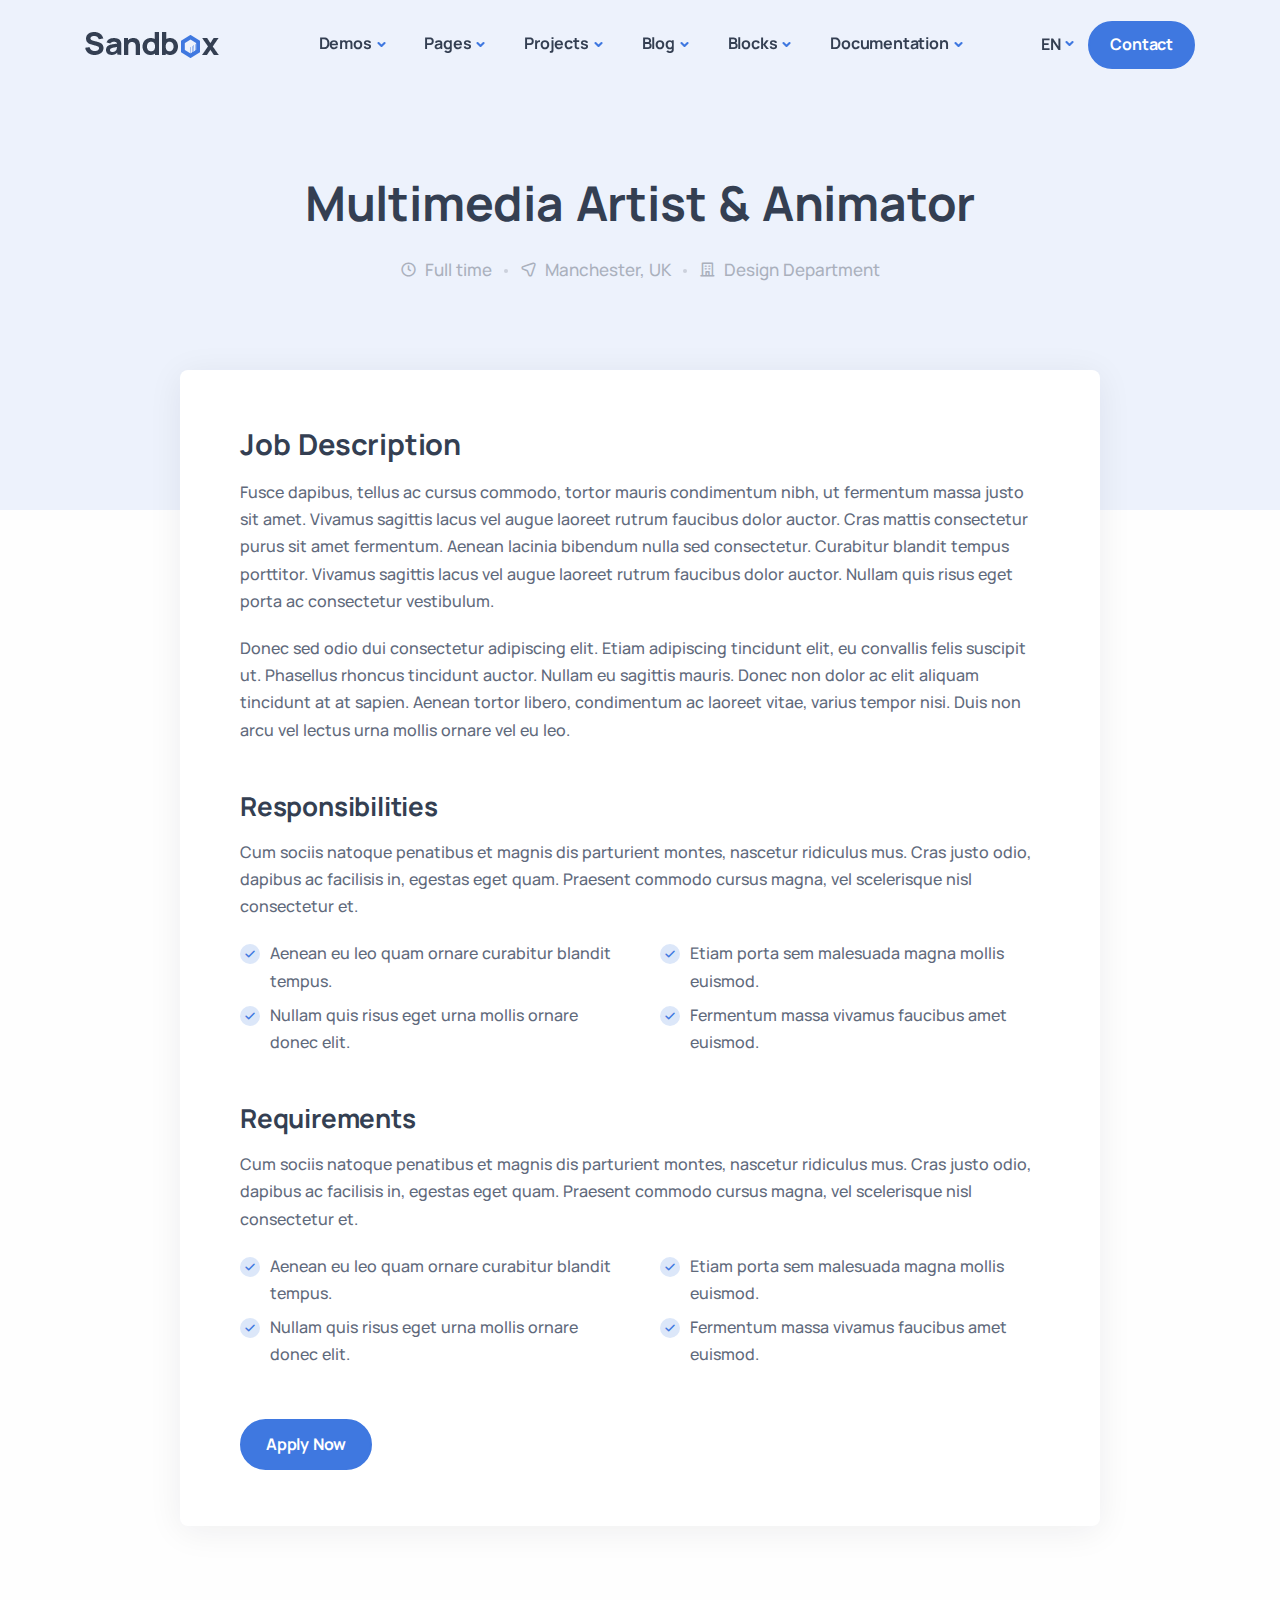
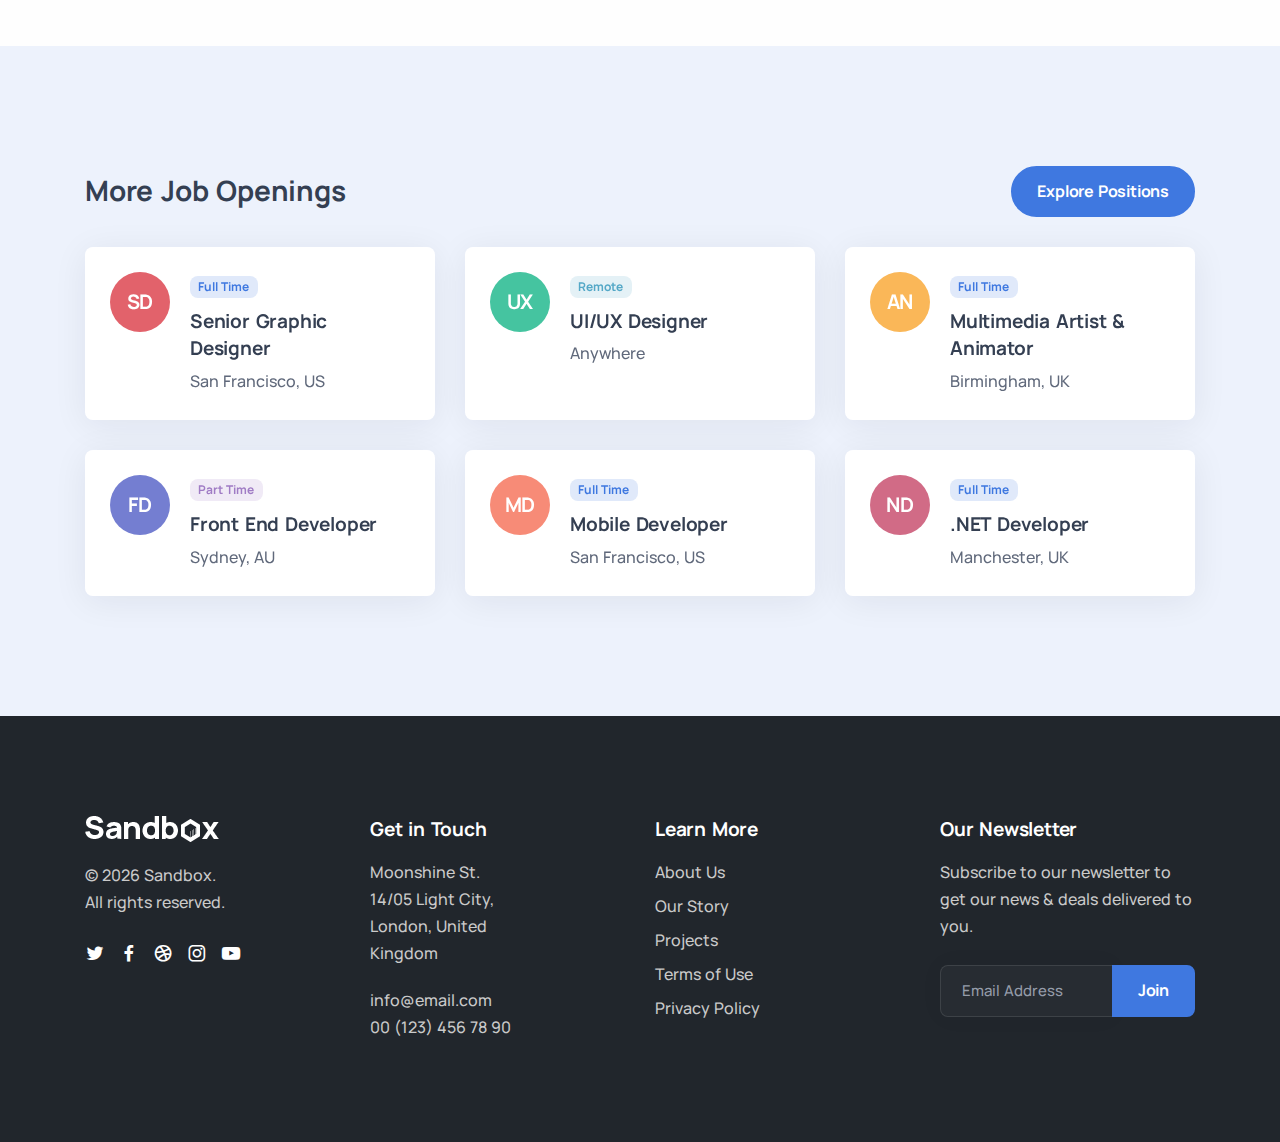
<file: career-job.html>
<!DOCTYPE html>
<html lang="en">

<head>
  <meta charset="utf-8">
  <meta name="viewport" content="width=device-width, initial-scale=1.0">
  <meta name="description" content="An impressive and flawless site template that includes various UI elements and countless features, attractive ready-made blocks and rich pages, basically everything you need to create a unique and professional website.">
  <meta name="keywords" content="bootstrap 5, business, corporate, creative, gulp, marketing, minimal, modern, multipurpose, one page, responsive, saas, sass, seo, startup, html5 template, site template">
  <meta name="author" content="elemis">
  <title>Sandbox - Modern & Multipurpose Bootstrap 5 Template</title>
  <link rel="shortcut icon" href="./assets/img/favicon.png">
  <link rel="stylesheet" href="./assets/css/plugins.css">
  <link rel="stylesheet" href="./assets/css/style.css">
</head>

<body>
  <div class="content-wrapper">
    <header class="wrapper bg-soft-primary">
      <nav class="navbar navbar-expand-lg center-nav transparent navbar-light">
        <div class="container flex-lg-row flex-nowrap align-items-center">
          <div class="navbar-brand w-100">
            <a href="./index.html">
              <img src="./assets/img/logo.png" srcset="./assets/img/logo@2x.png 2x" alt="" />
            </a>
          </div>
          <div class="navbar-collapse offcanvas offcanvas-nav offcanvas-start">
            <div class="offcanvas-header d-lg-none">
              <h3 class="text-white fs-30 mb-0">Sandbox</h3>
              <button type="button" class="btn-close btn-close-white" data-bs-dismiss="offcanvas" aria-label="Close"></button>
            </div>
            <div class="offcanvas-body ms-lg-auto d-flex flex-column h-100">
              <ul class="navbar-nav">
                <li class="nav-item dropdown dropdown-mega">
                  <a class="nav-link dropdown-toggle" href="#" data-bs-toggle="dropdown">Demos</a>
                  <ul class="dropdown-menu mega-menu mega-menu-dark mega-menu-img">
                    <li class="mega-menu-content mega-menu-scroll">
                      <ul class="row row-cols-1 row-cols-lg-6 gx-0 gx-lg-4 gy-lg-2 list-unstyled">
                        <li class="col">
                          <a class="dropdown-item" href="./demo1.html">
                            <figure class="rounded lift d-none d-lg-block"><img src="./assets/img/demos/mi1.jpg" srcset="./assets/img/demos/mi1@2x.jpg 2x" alt=""></figure>
                            <span class="d-lg-none">Demo 1</span>
                          </a>
                        </li>
                        <li class="col">
                          <a class="dropdown-item" href="./demo2.html">
                            <figure class="rounded lift d-none d-lg-block"><img src="./assets/img/demos/mi2.jpg" srcset="./assets/img/demos/mi2@2x.jpg 2x" alt=""></figure>
                            <span class="d-lg-none">Demo 2</span>
                          </a>
                        </li>
                        <li class="col">
                          <a class="dropdown-item" href="./demo3.html">
                            <figure class="rounded lift d-none d-lg-block"><img src="./assets/img/demos/mi3.jpg" srcset="./assets/img/demos/mi3@2x.jpg 2x" alt=""></figure>
                            <span class="d-lg-none">Demo 3</span>
                          </a>
                        </li>
                        <li class="col">
                          <a class="dropdown-item" href="./demo4.html">
                            <figure class="rounded lift d-none d-lg-block"><img src="./assets/img/demos/mi4.jpg" srcset="./assets/img/demos/mi4@2x.jpg 2x" alt=""></figure>
                            <span class="d-lg-none">Demo 4</span>
                          </a>
                        </li>
                        <li class="col">
                          <a class="dropdown-item" href="./demo5.html">
                            <figure class="rounded lift d-none d-lg-block"><img src="./assets/img/demos/mi5.jpg" srcset="./assets/img/demos/mi5@2x.jpg 2x" alt=""></figure>
                            <span class="d-lg-none">Demo 5</span>
                          </a>
                        </li>
                        <li class="col">
                          <a class="dropdown-item" href="./demo6.html">
                            <figure class="rounded lift d-none d-lg-block"><img src="./assets/img/demos/mi6.jpg" srcset="./assets/img/demos/mi6@2x.jpg 2x" alt=""></figure>
                            <span class="d-lg-none">Demo 6</span>
                          </a>
                        </li>
                        <li class="col">
                          <a class="dropdown-item" href="./demo7.html">
                            <figure class="rounded lift d-none d-lg-block"><img src="./assets/img/demos/mi7.jpg" srcset="./assets/img/demos/mi7@2x.jpg 2x" alt=""></figure>
                            <span class="d-lg-none">Demo 7</span>
                          </a>
                        </li>
                        <li class="col">
                          <a class="dropdown-item" href="./demo8.html">
                            <figure class="rounded lift d-none d-lg-block"><img src="./assets/img/demos/mi8.jpg" srcset="./assets/img/demos/mi8@2x.jpg 2x" alt=""></figure>
                            <span class="d-lg-none">Demo 8</span>
                          </a>
                        </li>
                        <li class="col">
                          <a class="dropdown-item" href="./demo9.html">
                            <figure class="rounded lift d-none d-lg-block"><img src="./assets/img/demos/mi9.jpg" srcset="./assets/img/demos/mi9@2x.jpg 2x" alt=""></figure>
                            <span class="d-lg-none">Demo 9</span>
                          </a>
                        </li>
                        <li class="col">
                          <a class="dropdown-item" href="./demo10.html">
                            <figure class="rounded lift d-none d-lg-block"><img src="./assets/img/demos/mi10.jpg" srcset="./assets/img/demos/mi10@2x.jpg 2x" alt=""></figure>
                            <span class="d-lg-none">Demo 10</span>
                          </a>
                        </li>
                        <li class="col">
                          <a class="dropdown-item" href="./demo11.html">
                            <figure class="rounded lift d-none d-lg-block"><img src="./assets/img/demos/mi11.jpg" srcset="./assets/img/demos/mi11@2x.jpg 2x" alt=""></figure>
                            <span class="d-lg-none">Demo 11</span>
                          </a>
                        </li>
                        <li class="col">
                          <a class="dropdown-item" href="./demo12.html">
                            <figure class="rounded lift d-none d-lg-block"><img src="./assets/img/demos/mi12.jpg" srcset="./assets/img/demos/mi12@2x.jpg 2x" alt=""></figure>
                            <span class="d-lg-none">Demo 12</span>
                          </a>
                        </li>
                        <li class="col">
                          <a class="dropdown-item" href="./demo13.html">
                            <figure class="rounded lift d-none d-lg-block"><img src="./assets/img/demos/mi13.jpg" srcset="./assets/img/demos/mi13@2x.jpg 2x" alt=""></figure>
                            <span class="d-lg-none">Demo 13</span>
                          </a>
                        </li>
                        <li class="col">
                          <a class="dropdown-item" href="./demo14.html">
                            <figure class="rounded lift d-none d-lg-block"><img src="./assets/img/demos/mi14.jpg" srcset="./assets/img/demos/mi14@2x.jpg 2x" alt=""></figure>
                            <span class="d-lg-none">Demo 14</span>
                          </a>
                        </li>
                        <li class="col">
                          <a class="dropdown-item" href="./demo15.html">
                            <figure class="rounded lift d-none d-lg-block"><img src="./assets/img/demos/mi15.jpg" srcset="./assets/img/demos/mi15@2x.jpg 2x" alt=""></figure>
                            <span class="d-lg-none">Demo 15</span>
                          </a>
                        </li>
                        <li class="col">
                          <a class="dropdown-item" href="./demo16.html">
                            <figure class="rounded lift d-none d-lg-block"><img src="./assets/img/demos/mi16.jpg" srcset="./assets/img/demos/mi16@2x.jpg 2x" alt=""></figure>
                            <span class="d-lg-none">Demo 16</span>
                          </a>
                        </li>
                        <li class="col">
                          <a class="dropdown-item" href="./demo17.html">
                            <figure class="rounded lift d-none d-lg-block"><img src="./assets/img/demos/mi17.jpg" srcset="./assets/img/demos/mi17@2x.jpg 2x" alt=""></figure>
                            <span class="d-lg-none">Demo 17</span>
                          </a>
                        </li>
                        <li class="col">
                          <a class="dropdown-item" href="./demo18.html">
                            <figure class="rounded lift d-none d-lg-block"><img src="./assets/img/demos/mi18.jpg" srcset="./assets/img/demos/mi18@2x.jpg 2x" alt=""></figure>
                            <span class="d-lg-none">Demo 18</span>
                          </a>
                        </li>
                        <li class="col">
                          <a class="dropdown-item" href="./demo19.html">
                            <figure class="rounded lift d-none d-lg-block"><img src="./assets/img/demos/mi19.jpg" srcset="./assets/img/demos/mi19@2x.jpg 2x" alt=""></figure>
                            <span class="d-lg-none">Demo 19</span>
                          </a>
                        </li>
                        <li class="col">
                          <a class="dropdown-item" href="./demo20.html">
                            <figure class="rounded lift d-none d-lg-block"><img src="./assets/img/demos/mi20.jpg" srcset="./assets/img/demos/mi20@2x.jpg 2x" alt=""></figure>
                            <span class="d-lg-none">Demo 20</span>
                          </a>
                        </li>
                        <li class="col">
                          <a class="dropdown-item" href="./demo21.html">
                            <figure class="rounded lift d-none d-lg-block"><img src="./assets/img/demos/mi21.jpg" srcset="./assets/img/demos/mi21@2x.jpg 2x" alt=""></figure>
                            <span class="d-lg-none">Demo 21</span>
                          </a>
                        </li>
                        <li class="col">
                          <a class="dropdown-item" href="./demo22.html">
                            <figure class="rounded lift d-none d-lg-block"><img src="./assets/img/demos/mi22.jpg" srcset="./assets/img/demos/mi22@2x.jpg 2x" alt=""></figure>
                            <span class="d-lg-none">Demo 22</span>
                          </a>
                        </li>
                        <li class="col">
                          <a class="dropdown-item" href="./demo23.html">
                            <figure class="rounded lift d-none d-lg-block"><img src="./assets/img/demos/mi23.jpg" srcset="./assets/img/demos/mi23@2x.jpg 2x" alt=""></figure>
                            <span class="d-lg-none">Demo 23</span>
                          </a>
                        </li>
                        <li class="col">
                          <a class="dropdown-item" href="./demo24.html">
                            <figure class="rounded lift d-none d-lg-block"><img src="./assets/img/demos/mi24.jpg" srcset="./assets/img/demos/mi24@2x.jpg 2x" alt=""></figure>
                            <span class="d-lg-none">Demo 24</span>
                          </a>
                        </li>
                        <li class="col">
                          <a class="dropdown-item" href="./demo25.html">
                            <figure class="rounded lift d-none d-lg-block"><img src="./assets/img/demos/mi25.jpg" srcset="./assets/img/demos/mi25@2x.jpg 2x" alt=""></figure>
                            <span class="d-lg-none">Demo 25</span>
                          </a>
                        </li>
                        <li class="col">
                          <a class="dropdown-item" href="./demo26.html">
                            <figure class="rounded lift d-none d-lg-block"><img src="./assets/img/demos/mi26.jpg" srcset="./assets/img/demos/mi26@2x.jpg 2x" alt=""></figure>
                            <span class="d-lg-none">Demo 26</span>
                          </a>
                        </li>
                        <li class="col">
                          <a class="dropdown-item" href="./demo27.html">
                            <figure class="rounded lift d-none d-lg-block"><img src="./assets/img/demos/mi27.jpg" srcset="./assets/img/demos/mi27@2x.jpg 2x" alt=""></figure>
                            <span class="d-lg-none">Demo 27</span>
                          </a>
                        </li>
                        <li class="col">
                          <a class="dropdown-item" href="./demo28.html">
                            <figure class="rounded lift d-none d-lg-block"><img src="./assets/img/demos/mi28.jpg" srcset="./assets/img/demos/mi28@2x.jpg 2x" alt=""></figure>
                            <span class="d-lg-none">Demo 28</span>
                          </a>
                        </li>
                        <li class="col">
                          <a class="dropdown-item" href="./demo29.html">
                            <figure class="rounded lift d-none d-lg-block"><img src="./assets/img/demos/mi29.jpg" srcset="./assets/img/demos/mi29@2x.jpg 2x" alt=""></figure>
                            <span class="d-lg-none">Demo 29</span>
                          </a>
                        </li>
                        <li class="col">
                          <a class="dropdown-item" href="./demo30.html">
                            <figure class="rounded lift d-none d-lg-block"><img src="./assets/img/demos/mi30.jpg" srcset="./assets/img/demos/mi30@2x.jpg 2x" alt=""></figure>
                            <span class="d-lg-none">Demo 30</span>
                          </a>
                        </li>
                        <li class="col">
                          <a class="dropdown-item" href="./demo31.html">
                            <figure class="rounded lift d-none d-lg-block"><img src="./assets/img/demos/mi31.jpg" srcset="./assets/img/demos/mi31@2x.jpg 2x" alt=""></figure>
                            <span class="d-lg-none">Demo 31</span>
                          </a>
                        </li>
                        <li class="col">
                          <a class="dropdown-item" href="./demo32.html">
                            <figure class="rounded lift d-none d-lg-block"><img src="./assets/img/demos/mi32.jpg" srcset="./assets/img/demos/mi32@2x.jpg 2x" alt=""></figure>
                            <span class="d-lg-none">Demo 32</span>
                          </a>
                        </li>
                        <li class="col">
                          <a class="dropdown-item" href="./demo33.html">
                            <figure class="rounded lift d-none d-lg-block"><img src="./assets/img/demos/mi33.jpg" srcset="./assets/img/demos/mi33@2x.jpg 2x" alt=""></figure>
                            <span class="d-lg-none">Demo 33</span>
                          </a>
                        </li>
                        <li class="col">
                          <a class="dropdown-item" href="./demo34.html">
                            <figure class="rounded lift d-none d-lg-block"><img src="./assets/img/demos/mi34.jpg" srcset="./assets/img/demos/mi34@2x.jpg 2x" alt=""></figure>
                            <span class="d-lg-none">Demo 34</span>
                          </a>
                        </li>
                        <li class="col">
                          <a class="dropdown-item" href="./demo35.html">
                            <figure class="rounded lift d-none d-lg-block"><img src="./assets/img/demos/mi35.jpg" srcset="./assets/img/demos/mi35@2x.jpg 2x" alt=""></figure>
                            <span class="d-lg-none">Demo 35</span>
                          </a>
                        </li>
                        <li class="col">
                          <a class="dropdown-item" href="./demo36.html">
                            <figure class="rounded lift d-none d-lg-block"><img src="./assets/img/demos/mi36.jpg" srcset="./assets/img/demos/mi36@2x.jpg 2x" alt=""></figure>
                            <span class="d-lg-none">Demo 36</span>
                          </a>
                        </li>
                      </ul>
                      <!--/.row -->
                      <span class="d-none d-lg-flex"><i class="uil uil-direction"></i><strong>Scroll to view more</strong></span>
                    </li>
                    <!--/.mega-menu-content-->
                  </ul>
                  <!--/.dropdown-menu -->
                </li>
                <li class="nav-item dropdown">
                  <a class="nav-link dropdown-toggle" href="#" data-bs-toggle="dropdown">Pages</a>
                  <ul class="dropdown-menu">
                    <li class="dropdown dropdown-submenu dropend"><a class="dropdown-item dropdown-toggle" href="#" data-bs-toggle="dropdown">Services</a>
                      <ul class="dropdown-menu">
                        <li class="nav-item"><a class="dropdown-item" href="./services.html">Services I</a></li>
                        <li class="nav-item"><a class="dropdown-item" href="./services2.html">Services II</a></li>
                      </ul>
                    </li>
                    <li class="dropdown dropdown-submenu dropend"><a class="dropdown-item dropdown-toggle" href="#" data-bs-toggle="dropdown">About</a>
                      <ul class="dropdown-menu">
                        <li class="nav-item"><a class="dropdown-item" href="./about.html">About I</a></li>
                        <li class="nav-item"><a class="dropdown-item" href="./about2.html">About II</a></li>
                      </ul>
                    </li>
                    <li class="dropdown dropdown-submenu dropend"><a class="dropdown-item dropdown-toggle" href="#" data-bs-toggle="dropdown">Shop</a>
                      <ul class="dropdown-menu">
                        <li class="nav-item"><a class="dropdown-item" href="./shop.html">Shop I</a></li>
                        <li class="nav-item"><a class="dropdown-item" href="./shop2.html">Shop II</a></li>
                        <li class="nav-item"><a class="dropdown-item" href="./shop-product.html">Product Page</a></li>
                        <li class="nav-item"><a class="dropdown-item" href="./shop-cart.html">Shopping Cart</a></li>
                        <li class="nav-item"><a class="dropdown-item" href="./shop-checkout.html">Checkout</a></li>
                      </ul>
                    </li>
                    <li class="dropdown dropdown-submenu dropend"><a class="dropdown-item dropdown-toggle" href="#" data-bs-toggle="dropdown">Contact</a>
                      <ul class="dropdown-menu">
                        <li class="nav-item"><a class="dropdown-item" href="./contact.html">Contact I</a></li>
                        <li class="nav-item"><a class="dropdown-item" href="./contact2.html">Contact II</a></li>
                        <li class="nav-item"><a class="dropdown-item" href="./contact3.html">Contact III</a></li>
                      </ul>
                    </li>
                    <li class="dropdown dropdown-submenu dropend"><a class="dropdown-item dropdown-toggle" href="#" data-bs-toggle="dropdown">Career</a>
                      <ul class="dropdown-menu">
                        <li class="nav-item"><a class="dropdown-item" href="./career.html">Job Listing I</a></li>
                        <li class="nav-item"><a class="dropdown-item" href="./career2.html">Job Listing II</a></li>
                        <li class="nav-item"><a class="dropdown-item" href="./career-job.html">Job Description</a></li>
                      </ul>
                    </li>
                    <li class="dropdown dropdown-submenu dropend"><a class="dropdown-item dropdown-toggle" href="#" data-bs-toggle="dropdown">Utility</a>
                      <ul class="dropdown-menu">
                        <li class="nav-item"><a class="dropdown-item" href="./404.html">404 Not Found</a></li>
                        <li class="nav-item"><a class="dropdown-item" href="./page-loader.html">Page Loader</a></li>
                        <li class="nav-item"><a class="dropdown-item" href="./signin.html">Sign In I</a></li>
                        <li class="nav-item"><a class="dropdown-item" href="./signin2.html">Sign In II</a></li>
                        <li class="nav-item"><a class="dropdown-item" href="./signup.html">Sign Up I</a></li>
                        <li class="nav-item"><a class="dropdown-item" href="./signup2.html">Sign Up II</a></li>
                        <li class="nav-item"><a class="dropdown-item" href="./terms.html">Terms</a></li>
                      </ul>
                    </li>
                    <li class="nav-item"><a class="dropdown-item" href="./pricing.html">Pricing</a></li>
                    <li class="nav-item"><a class="dropdown-item" href="./onepage.html">One Page</a></li>
                  </ul>
                </li>
                <li class="nav-item dropdown">
                  <a class="nav-link dropdown-toggle" href="#" data-bs-toggle="dropdown">Projects</a>
                  <div class="dropdown-menu dropdown-lg">
                    <div class="dropdown-lg-content">
                      <div>
                        <h6 class="dropdown-header">Project Pages</h6>
                        <ul class="list-unstyled">
                          <li><a class="dropdown-item" href="./projects.html">Projects I</a></li>
                          <li><a class="dropdown-item" href="./projects2.html">Projects II</a></li>
                          <li><a class="dropdown-item" href="./projects3.html">Projects III</a></li>
                          <li><a class="dropdown-item" href="./projects4.html">Projects IV</a></li>
                        </ul>
                      </div>
                      <!-- /.column -->
                      <div>
                        <h6 class="dropdown-header">Single Projects</h6>
                        <ul class="list-unstyled">
                          <li><a class="dropdown-item" href="./single-project.html">Single Project I</a></li>
                          <li><a class="dropdown-item" href="./single-project2.html">Single Project II</a></li>
                          <li><a class="dropdown-item" href="./single-project3.html">Single Project III</a></li>
                          <li><a class="dropdown-item" href="./single-project4.html">Single Project IV</a></li>
                        </ul>
                      </div>
                      <!-- /.column -->
                    </div>
                    <!-- /auto-column -->
                  </div>
                </li>
                <li class="nav-item dropdown">
                  <a class="nav-link dropdown-toggle" href="#" data-bs-toggle="dropdown">Blog</a>
                  <ul class="dropdown-menu">
                    <li class="nav-item"><a class="dropdown-item" href="./blog.html">Blog without Sidebar</a></li>
                    <li class="nav-item"><a class="dropdown-item" href="./blog2.html">Blog with Sidebar</a></li>
                    <li class="nav-item"><a class="dropdown-item" href="./blog3.html">Blog with Left Sidebar</a></li>
                    <li class="dropdown dropdown-submenu dropend"><a class="dropdown-item dropdown-toggle" href="#" data-bs-toggle="dropdown">Blog Posts</a>
                      <ul class="dropdown-menu">
                        <li class="nav-item"><a class="dropdown-item" href="./blog-post.html">Post without Sidebar</a></li>
                        <li class="nav-item"><a class="dropdown-item" href="./blog-post2.html">Post with Sidebar</a></li>
                        <li class="nav-item"><a class="dropdown-item" href="./blog-post3.html">Post with Left Sidebar</a></li>
                      </ul>
                    </li>
                  </ul>
                </li>
                <li class="nav-item dropdown dropdown-mega">
                  <a class="nav-link dropdown-toggle" href="#" data-bs-toggle="dropdown">Blocks</a>
                  <ul class="dropdown-menu mega-menu mega-menu-dark mega-menu-img">
                    <li class="mega-menu-content">
                      <ul class="row row-cols-1 row-cols-lg-6 gx-0 gx-lg-6 gy-lg-4 list-unstyled">
                        <li class="col"><a class="dropdown-item" href="./docs/blocks/about.html">
                            <div class="rounded img-svg d-none d-lg-block p-4 mb-lg-2"><img class="rounded-0" src="./assets/img/demos/block1.svg" alt=""></div>
                            <span>About</span>
                          </a>
                        </li>
                        <li class="col"><a class="dropdown-item" href="./docs/blocks/blog.html">
                            <div class="rounded img-svg d-none d-lg-block p-4 mb-lg-2"><img class="rounded-0" src="./assets/img/demos/block2.svg" alt=""></div>
                            <span>Blog</span>
                          </a>
                        </li>
                        <li class="col"><a class="dropdown-item" href="./docs/blocks/call-to-action.html">
                            <div class="rounded img-svg d-none d-lg-block p-4 mb-lg-2"><img class="rounded-0" src="./assets/img/demos/block3.svg" alt=""></div>
                            <span>Call to Action</span>
                          </a>
                        </li>
                        <li class="col"><a class="dropdown-item" href="./docs/blocks/clients.html">
                            <div class="rounded img-svg d-none d-lg-block p-4 mb-lg-2"><img class="rounded-0" src="./assets/img/demos/block4.svg" alt=""></div>
                            <span>Clients</span>
                          </a>
                        </li>
                        <li class="col"><a class="dropdown-item" href="./docs/blocks/contact.html">
                            <div class="rounded img-svg d-none d-lg-block p-4 mb-lg-2"><img class="rounded-0" src="./assets/img/demos/block5.svg" alt=""></div>
                            <span>Contact</span>
                          </a>
                        </li>
                        <li class="col"><a class="dropdown-item" href="./docs/blocks/facts.html">
                            <div class="rounded img-svg d-none d-lg-block p-4 mb-lg-2"><img class="rounded-0" src="./assets/img/demos/block6.svg" alt=""></div>
                            <span>Facts</span>
                          </a>
                        </li>
                        <li class="col"><a class="dropdown-item" href="./docs/blocks/faq.html">
                            <div class="rounded img-svg d-none d-lg-block p-4 mb-lg-2"><img class="rounded-0" src="./assets/img/demos/block7.svg" alt=""></div>
                            <span>FAQ</span>
                          </a>
                        </li>
                        <li class="col"><a class="dropdown-item" href="./docs/blocks/features.html">
                            <div class="rounded img-svg d-none d-lg-block p-4 mb-lg-2"><img class="rounded-0" src="./assets/img/demos/block8.svg" alt=""></div>
                            <span>Features</span>
                          </a>
                        </li>
                        <li class="col"><a class="dropdown-item" href="./docs/blocks/footer.html">
                            <div class="rounded img-svg d-none d-lg-block p-4 mb-lg-2"><img class="rounded-0" src="./assets/img/demos/block9.svg" alt=""></div>
                            <span>Footer</span>
                          </a>
                        </li>
                        <li class="col"><a class="dropdown-item" href="./docs/blocks/hero.html">
                            <div class="rounded img-svg d-none d-lg-block p-4 mb-lg-2"><img class="rounded-0" src="./assets/img/demos/block10.svg" alt=""></div>
                            <span>Hero</span>
                          </a>
                        </li>
                        <li class="col"><a class="dropdown-item" href="./docs/blocks/misc.html">
                            <div class="rounded img-svg d-none d-lg-block p-4 mb-lg-2"><img class="rounded-0" src="./assets/img/demos/block17.svg" alt=""></div>
                            <span>Misc</span>
                          </a>
                        </li>
                        <li class="col"><a class="dropdown-item" href="./docs/blocks/navbar.html">
                            <div class="rounded img-svg d-none d-lg-block p-4 mb-lg-2"><img class="rounded-0" src="./assets/img/demos/block11.svg" alt=""></div>
                            <span>Navbar</span>
                          </a>
                        </li>
                        <li class="col"><a class="dropdown-item" href="./docs/blocks/portfolio.html">
                            <div class="rounded img-svg d-none d-lg-block p-4 mb-lg-2"><img class="rounded-0" src="./assets/img/demos/block12.svg" alt=""></div>
                            <span>Portfolio</span>
                          </a>
                        </li>
                        <li class="col"><a class="dropdown-item" href="./docs/blocks/pricing.html">
                            <div class="rounded img-svg d-none d-lg-block p-4 mb-lg-2"><img class="rounded-0" src="./assets/img/demos/block13.svg" alt=""></div>
                            <span>Pricing</span>
                          </a>
                        </li>
                        <li class="col"><a class="dropdown-item" href="./docs/blocks/process.html">
                            <div class="rounded img-svg d-none d-lg-block p-4 mb-lg-2"><img class="rounded-0" src="./assets/img/demos/block14.svg" alt=""></div>
                            <span>Process</span>
                          </a>
                        </li>
                        <li class="col"><a class="dropdown-item" href="./docs/blocks/team.html">
                            <div class="rounded img-svg d-none d-lg-block p-4 mb-lg-2"><img class="rounded-0" src="./assets/img/demos/block15.svg" alt=""></div>
                            <span>Team</span>
                          </a>
                        </li>
                        <li class="col"><a class="dropdown-item" href="./docs/blocks/testimonials.html">
                            <div class="rounded img-svg d-none d-lg-block p-4 mb-lg-2"><img class="rounded-0" src="./assets/img/demos/block16.svg" alt=""></div>
                            <span>Testimonials</span>
                          </a>
                        </li>
                      </ul>
                      <!--/.row -->
                    </li>
                    <!--/.mega-menu-content-->
                  </ul>
                  <!--/.dropdown-menu -->
                </li>
                <li class="nav-item dropdown dropdown-mega">
                  <a class="nav-link dropdown-toggle" href="#" data-bs-toggle="dropdown">Documentation</a>
                  <ul class="dropdown-menu mega-menu">
                    <li class="mega-menu-content">
                      <div class="row gx-0 gx-lg-3">
                        <div class="col-lg-4">
                          <h6 class="dropdown-header">Usage</h6>
                          <ul class="list-unstyled cc-2 pb-lg-1">
                            <li><a class="dropdown-item" href="./docs/index.html">Get Started</a></li>
                            <li><a class="dropdown-item" href="./docs/forms.html">Forms</a></li>
                            <li><a class="dropdown-item" href="./docs/faq.html">FAQ</a></li>
                            <li><a class="dropdown-item" href="./docs/changelog.html">Changelog</a></li>
                            <li><a class="dropdown-item" href="./docs/credits.html">Credits</a></li>
                          </ul>
                          <h6 class="dropdown-header mt-lg-6">Styleguide</h6>
                          <ul class="list-unstyled cc-2">
                            <li><a class="dropdown-item" href="./docs/styleguide/colors.html">Colors</a></li>
                            <li><a class="dropdown-item" href="./docs/styleguide/fonts.html">Fonts</a></li>
                            <li><a class="dropdown-item" href="./docs/styleguide/icons-svg.html">SVG Icons</a></li>
                            <li><a class="dropdown-item" href="./docs/styleguide/icons-font.html">Font Icons</a></li>
                            <li><a class="dropdown-item" href="./docs/styleguide/illustrations.html">Illustrations</a></li>
                            <li><a class="dropdown-item" href="./docs/styleguide/backgrounds.html">Backgrounds</a></li>
                            <li><a class="dropdown-item" href="./docs/styleguide/misc.html">Misc</a></li>
                          </ul>
                        </div>
                        <!--/column -->
                        <div class="col-lg-8">
                          <h6 class="dropdown-header">Elements</h6>
                          <ul class="list-unstyled cc-3">
                            <li><a class="dropdown-item" href="./docs/elements/accordion.html">Accordion</a></li>
                            <li><a class="dropdown-item" href="./docs/elements/alerts.html">Alerts</a></li>
                            <li><a class="dropdown-item" href="./docs/elements/animations.html">Animations</a></li>
                            <li><a class="dropdown-item" href="./docs/elements/avatars.html">Avatars</a></li>
                            <li><a class="dropdown-item" href="./docs/elements/background.html">Background</a></li>
                            <li><a class="dropdown-item" href="./docs/elements/badges.html">Badges</a></li>
                            <li><a class="dropdown-item" href="./docs/elements/buttons.html">Buttons</a></li>
                            <li><a class="dropdown-item" href="./docs/elements/card.html">Card</a></li>
                            <li><a class="dropdown-item" href="./docs/elements/carousel.html">Carousel</a></li>
                            <li><a class="dropdown-item" href="./docs/elements/dividers.html">Dividers</a></li>
                            <li><a class="dropdown-item" href="./docs/elements/form-elements.html">Form Elements</a></li>
                            <li><a class="dropdown-item" href="./docs/elements/image-hover.html">Image Hover</a></li>
                            <li><a class="dropdown-item" href="./docs/elements/image-mask.html">Image Mask</a></li>
                            <li><a class="dropdown-item" href="./docs/elements/lightbox.html">Lightbox</a></li>
                            <li><a class="dropdown-item" href="./docs/elements/player.html">Media Player</a></li>
                            <li><a class="dropdown-item" href="./docs/elements/modal.html">Modal</a></li>
                            <li><a class="dropdown-item" href="./docs/elements/pagination.html">Pagination</a></li>
                            <li><a class="dropdown-item" href="./docs/elements/progressbar.html">Progressbar</a></li>
                            <li><a class="dropdown-item" href="./docs/elements/shadows.html">Shadows</a></li>
                            <li><a class="dropdown-item" href="./docs/elements/shapes.html">Shapes</a></li>
                            <li><a class="dropdown-item" href="./docs/elements/tables.html">Tables</a></li>
                            <li><a class="dropdown-item" href="./docs/elements/tabs.html">Tabs</a></li>
                            <li><a class="dropdown-item" href="./docs/elements/text-animations.html">Text Animations</a></li>
                            <li><a class="dropdown-item" href="./docs/elements/text-highlight.html">Text Highlight</a></li>
                            <li><a class="dropdown-item" href="./docs/elements/tiles.html">Tiles</a></li>
                            <li><a class="dropdown-item" href="./docs/elements/tooltips-popovers.html">Tooltips & Popovers</a></li>
                            <li><a class="dropdown-item" href="./docs/elements/typography.html">Typography</a></li>
                          </ul>
                        </div>
                        <!--/column -->
                      </div>
                      <!--/.row -->
                    </li>
                    <!--/.mega-menu-content-->
                  </ul>
                  <!--/.dropdown-menu -->
                </li>
              </ul>
              <!-- /.navbar-nav -->
              <div class="offcanvas-footer d-lg-none">
                <div>
                  <a href="mailto:first.last@email.com" class="link-inverse">info@email.com</a>
                  <br /> 00 (123) 456 78 90 <br />
                  <nav class="nav social social-white mt-4">
                    <a href="#"><i class="uil uil-twitter"></i></a>
                    <a href="#"><i class="uil uil-facebook-f"></i></a>
                    <a href="#"><i class="uil uil-dribbble"></i></a>
                    <a href="#"><i class="uil uil-instagram"></i></a>
                    <a href="#"><i class="uil uil-youtube"></i></a>
                  </nav>
                  <!-- /.social -->
                </div>
              </div>
              <!-- /.offcanvas-footer -->
            </div>
            <!-- /.offcanvas-body -->
          </div>
          <!-- /.navbar-collapse -->
          <div class="navbar-other w-100 d-flex ms-auto">
            <ul class="navbar-nav flex-row align-items-center ms-auto">
              <li class="nav-item dropdown language-select text-uppercase">
                <a class="nav-link dropdown-item dropdown-toggle" href="#" role="button" data-bs-toggle="dropdown" aria-haspopup="true" aria-expanded="false">En</a>
                <ul class="dropdown-menu">
                  <li class="nav-item"><a class="dropdown-item" href="#">En</a></li>
                  <li class="nav-item"><a class="dropdown-item" href="#">De</a></li>
                  <li class="nav-item"><a class="dropdown-item" href="#">Es</a></li>
                </ul>
              </li>
              <li class="nav-item d-none d-md-block">
                <a href="./contact.html" class="btn btn-sm btn-primary rounded-pill">Contact</a>
              </li>
              <li class="nav-item d-lg-none">
                <button class="hamburger offcanvas-nav-btn"><span></span></button>
              </li>
            </ul>
            <!-- /.navbar-nav -->
          </div>
          <!-- /.navbar-other -->
        </div>
        <!-- /.container -->
      </nav>
      <!-- /.navbar -->
    </header>
    <!-- /header -->
    <section class="wrapper bg-soft-primary">
      <div class="container pt-10 pb-19 pt-md-14 pb-md-20 text-center">
        <div class="row">
          <div class="col-md-10 col-xl-8 mx-auto">
            <div class="post-header">
              <h1 class="display-1 mb-5">Multimedia Artist & Animator</h1>
              <ul class="post-meta fs-17 mb-5">
                <li><i class="uil uil-clock"></i> Full time</li>
                <li><i class="uil uil-location-arrow"></i> Manchester, UK</li>
                <li><i class="uil uil-building"></i> Design Department</li>
              </ul>
              <!-- /.post-meta -->
            </div>
            <!-- /.post-header -->
          </div>
          <!-- /column -->
        </div>
        <!-- /.row -->
      </div>
      <!-- /.container -->
    </section>
    <!-- /section -->
    <section class="wrapper bg-light">
      <div class="container pb-14 pb-md-16">
        <div class="row">
          <div class="col-lg-10 mx-auto">
            <div class="blog single mt-n17">
              <div class="card shadow-lg">
                <div class="card-body">
                  <h2 class="h1 mb-3">Job Description</h2>
                  <p>Fusce dapibus, tellus ac cursus commodo, tortor mauris condimentum nibh, ut fermentum massa justo sit amet. Vivamus sagittis lacus vel augue laoreet rutrum faucibus dolor auctor. Cras mattis consectetur purus sit amet fermentum. Aenean lacinia bibendum nulla sed consectetur. Curabitur blandit tempus porttitor. Vivamus sagittis lacus vel augue laoreet rutrum faucibus dolor auctor. Nullam quis risus eget porta ac consectetur vestibulum.</p>
                  <p>Donec sed odio dui consectetur adipiscing elit. Etiam adipiscing tincidunt elit, eu convallis felis suscipit ut. Phasellus rhoncus tincidunt auctor. Nullam eu sagittis mauris. Donec non dolor ac elit aliquam tincidunt at at sapien. Aenean tortor libero, condimentum ac laoreet vitae, varius tempor nisi. Duis non arcu vel lectus urna mollis ornare vel eu leo.</p>
                  <h3 class="h2 mb-3 mt-9">Responsibilities</h3>
                  <p>Cum sociis natoque penatibus et magnis dis parturient montes, nascetur ridiculus mus. Cras justo odio, dapibus ac facilisis in, egestas eget quam. Praesent commodo cursus magna, vel scelerisque nisl consectetur et.</p>
                  <div class="row gy-3 gx-xl-8">
                    <div class="col-xl-6">
                      <ul class="icon-list bullet-bg bullet-soft-primary mb-0">
                        <li><span><i class="uil uil-check"></i></span><span>Aenean eu leo quam ornare curabitur blandit tempus.</span></li>
                        <li><span><i class="uil uil-check"></i></span><span>Nullam quis risus eget urna mollis ornare donec elit.</span></li>
                      </ul>
                    </div>
                    <!--/column -->
                    <div class="col-xl-6">
                      <ul class="icon-list bullet-bg bullet-soft-primary mb-0">
                        <li><span><i class="uil uil-check"></i></span><span>Etiam porta sem malesuada magna mollis euismod.</span></li>
                        <li><span><i class="uil uil-check"></i></span><span>Fermentum massa vivamus faucibus amet euismod.</span></li>
                      </ul>
                    </div>
                    <!--/column -->
                  </div>
                  <!--/.row -->
                  <h3 class="h2 mb-3 mt-9">Requirements</h3>
                  <p>Cum sociis natoque penatibus et magnis dis parturient montes, nascetur ridiculus mus. Cras justo odio, dapibus ac facilisis in, egestas eget quam. Praesent commodo cursus magna, vel scelerisque nisl consectetur et.</p>
                  <div class="row gy-3 gx-xl-8 mb-10">
                    <div class="col-xl-6">
                      <ul class="icon-list bullet-bg bullet-soft-primary mb-0">
                        <li><span><i class="uil uil-check"></i></span><span>Aenean eu leo quam ornare curabitur blandit tempus.</span></li>
                        <li><span><i class="uil uil-check"></i></span><span>Nullam quis risus eget urna mollis ornare donec elit.</span></li>
                      </ul>
                    </div>
                    <!--/column -->
                    <div class="col-xl-6">
                      <ul class="icon-list bullet-bg bullet-soft-primary mb-0">
                        <li><span><i class="uil uil-check"></i></span><span>Etiam porta sem malesuada magna mollis euismod.</span></li>
                        <li><span><i class="uil uil-check"></i></span><span>Fermentum massa vivamus faucibus amet euismod.</span></li>
                      </ul>
                    </div>
                    <!--/column -->
                  </div>
                  <!--/.row -->
                  <a href="mailto:apply@email.com" class="btn btn-primary rounded-pill">Apply Now</a>
                </div>
                <!-- /.card-body -->
              </div>
              <!-- /.card -->
            </div>
            <!-- /.blog -->
          </div>
          <!-- /column -->
        </div>
        <!-- /.row -->
      </div>
      <!-- /.container -->
    </section>
    <!-- /section -->
    <section class="wrapper bg-soft-primary">
      <div class="container py-14 py-md-16">
        <div class="row align-items-center mb-6">
          <div class="col-md-8 col-lg-9 col-xl-8 col-xxl-7 pe-xl-20">
            <h2 class="display-6 mb-0">More Job Openings</h2>
          </div>
          <!--/column -->
          <div class="col-md-4 col-lg-3 ms-md-auto text-md-end mt-5 mt-md-0">
            <a href="#" class="btn btn-primary rounded-pill mb-0">Explore Positions</a>
          </div>
          <!--/column -->
        </div>
        <!--/.row -->
        <div class="row gy-6">
          <div class="col-md-6 col-lg-4">
            <a href="#" class="card shadow-lg lift h-100">
              <div class="card-body p-5 d-flex flex-row">
                <div>
                  <span class="avatar bg-red text-white w-11 h-11 fs-20 me-4">SD</span>
                </div>
                <div>
                  <span class="badge bg-pale-blue text-blue rounded py-1 mb-2">Full Time</span>
                  <h4 class="mb-1">Senior Graphic Designer</h4>
                  <p class="mb-0 text-body">San Francisco, US</p>
                </div>
              </div>
            </a>
          </div>
          <!--/column -->
          <div class="col-md-6 col-lg-4">
            <a href="#" class="card shadow-lg lift h-100">
              <div class="card-body p-5 d-flex flex-row">
                <div>
                  <span class="avatar bg-green text-white w-11 h-11 fs-20 me-4">UX</span>
                </div>
                <div>
                  <span class="badge bg-pale-aqua text-aqua rounded py-1 mb-2">Remote</span>
                  <h4 class="mb-1">UI/UX Designer</h4>
                  <p class="mb-0 text-body">Anywhere</p>
                </div>
              </div>
            </a>
          </div>
          <!--/column -->
          <div class="col-md-6 col-lg-4">
            <a href="#" class="card shadow-lg lift h-100">
              <div class="card-body p-5 d-flex flex-row">
                <div>
                  <span class="avatar bg-yellow text-white w-11 h-11 fs-20 me-4">AN</span>
                </div>
                <div>
                  <span class="badge bg-pale-blue text-blue rounded py-1 mb-2">Full Time</span>
                  <h4 class="mb-1">Multimedia Artist &amp; Animator</h4>
                  <p class="mb-0 text-body">Birmingham, UK</p>
                </div>
              </div>
            </a>
          </div>
          <!--/column -->
          <div class="col-md-6 col-lg-4">
            <a href="#" class="card shadow-lg lift h-100">
              <div class="card-body p-5 d-flex flex-row">
                <div>
                  <span class="avatar bg-purple text-white w-11 h-11 fs-20 me-4">FD</span>
                </div>
                <div>
                  <span class="badge bg-pale-violet text-violet rounded py-1 mb-2">Part Time</span>
                  <h4 class="mb-1">Front End Developer</h4>
                  <p class="mb-0 text-body">Sydney, AU</p>
                </div>
              </div>
            </a>
          </div>
          <!--/column -->
          <div class="col-md-6 col-lg-4">
            <a href="#" class="card shadow-lg lift h-100">
              <div class="card-body p-5 d-flex flex-row">
                <div>
                  <span class="avatar bg-orange text-white w-11 h-11 fs-20 me-4">MD</span>
                </div>
                <div>
                  <span class="badge bg-pale-blue text-blue rounded py-1 mb-2">Full Time</span>
                  <h4 class="mb-1">Mobile Developer</h4>
                  <p class="mb-0 text-body">San Francisco, US</p>
                </div>
              </div>
            </a>
          </div>
          <!--/column -->
          <div class="col-md-6 col-lg-4">
            <a href="#" class="card shadow-lg lift h-100">
              <div class="card-body p-5 d-flex flex-row">
                <div>
                  <span class="avatar bg-pink text-white w-11 h-11 fs-20 me-4">ND</span>
                </div>
                <div>
                  <span class="badge bg-pale-blue text-blue rounded py-1 mb-2">Full Time</span>
                  <h4 class="mb-1">.NET Developer</h4>
                  <p class="mb-0 text-body">Manchester, UK</p>
                </div>
              </div>
            </a>
          </div>
          <!--/column -->
        </div>
        <!--/.row -->
      </div>
      <!-- /.container -->
    </section>
    <!-- /section -->
  </div>
  <!-- /.content-wrapper -->
  <footer class="bg-dark text-inverse">
    <div class="container py-13 py-md-15">
      <div class="row gy-6 gy-lg-0">
        <div class="col-md-4 col-lg-3">
          <div class="widget">
            <img class="mb-4" src="./assets/img/logo-light.png" srcset="./assets/img/logo-light@2x.png 2x" alt="" />
            <p class="mb-4">© <script>
                document.write(new Date().getUTCFullYear());
              </script> Sandbox. <br class="d-none d-lg-block" />All rights reserved.</p>
            <nav class="nav social social-white">
              <a href="#"><i class="uil uil-twitter"></i></a>
              <a href="#"><i class="uil uil-facebook-f"></i></a>
              <a href="#"><i class="uil uil-dribbble"></i></a>
              <a href="#"><i class="uil uil-instagram"></i></a>
              <a href="#"><i class="uil uil-youtube"></i></a>
            </nav>
            <!-- /.social -->
          </div>
          <!-- /.widget -->
        </div>
        <!-- /column -->
        <div class="col-md-4 col-lg-3">
          <div class="widget">
            <h4 class="widget-title text-white mb-3">Get in Touch</h4>
            <address class="pe-xl-15 pe-xxl-17">Moonshine St. 14/05 Light City, London, United Kingdom</address>
            <a href="mailto:#">info@email.com</a><br /> 00 (123) 456 78 90
          </div>
          <!-- /.widget -->
        </div>
        <!-- /column -->
        <div class="col-md-4 col-lg-3">
          <div class="widget">
            <h4 class="widget-title text-white mb-3">Learn More</h4>
            <ul class="list-unstyled  mb-0">
              <li><a href="#">About Us</a></li>
              <li><a href="#">Our Story</a></li>
              <li><a href="#">Projects</a></li>
              <li><a href="#">Terms of Use</a></li>
              <li><a href="#">Privacy Policy</a></li>
            </ul>
          </div>
          <!-- /.widget -->
        </div>
        <!-- /column -->
        <div class="col-md-12 col-lg-3">
          <div class="widget">
            <h4 class="widget-title text-white mb-3">Our Newsletter</h4>
            <p class="mb-5">Subscribe to our newsletter to get our news & deals delivered to you.</p>
            <div class="newsletter-wrapper">
              <!-- Begin Mailchimp Signup Form -->
              <div id="mc_embed_signup2">
                <form action="https://elemisfreebies.us20.list-manage.com/subscribe/post?u=aa4947f70a475ce162057838d&amp;id=b49ef47a9a" method="post" id="mc-embedded-subscribe-form2" name="mc-embedded-subscribe-form" class="validate dark-fields" target="_blank" novalidate>
                  <div id="mc_embed_signup_scroll2">
                    <div class="mc-field-group input-group form-floating">
                      <input type="email" value="" name="EMAIL" class="required email form-control" placeholder="Email Address" id="mce-EMAIL2">
                      <label for="mce-EMAIL2">Email Address</label>
                      <input type="submit" value="Join" name="subscribe" id="mc-embedded-subscribe2" class="btn btn-primary ">
                    </div>
                    <div id="mce-responses2" class="clear">
                      <div class="response" id="mce-error-response2" style="display:none"></div>
                      <div class="response" id="mce-success-response2" style="display:none"></div>
                    </div> <!-- real people should not fill this in and expect good things - do not remove this or risk form bot signups-->
                    <div style="position: absolute; left: -5000px;" aria-hidden="true"><input type="text" name="b_ddc180777a163e0f9f66ee014_4b1bcfa0bc" tabindex="-1" value=""></div>
                    <div class="clear"></div>
                  </div>
                </form>
              </div>
              <!--End mc_embed_signup-->
            </div>
            <!-- /.newsletter-wrapper -->
          </div>
          <!-- /.widget -->
        </div>
        <!-- /column -->
      </div>
      <!--/.row -->
    </div>
    <!-- /.container -->
  </footer>
  <div class="progress-wrap">
    <svg class="progress-circle svg-content" width="100%" height="100%" viewBox="-1 -1 102 102">
      <path d="M50,1 a49,49 0 0,1 0,98 a49,49 0 0,1 0,-98" />
    </svg>
  </div>
  <script src="./assets/js/plugins.js"></script>
  <script src="./assets/js/theme.js"></script>
</body>

</html>
</file>
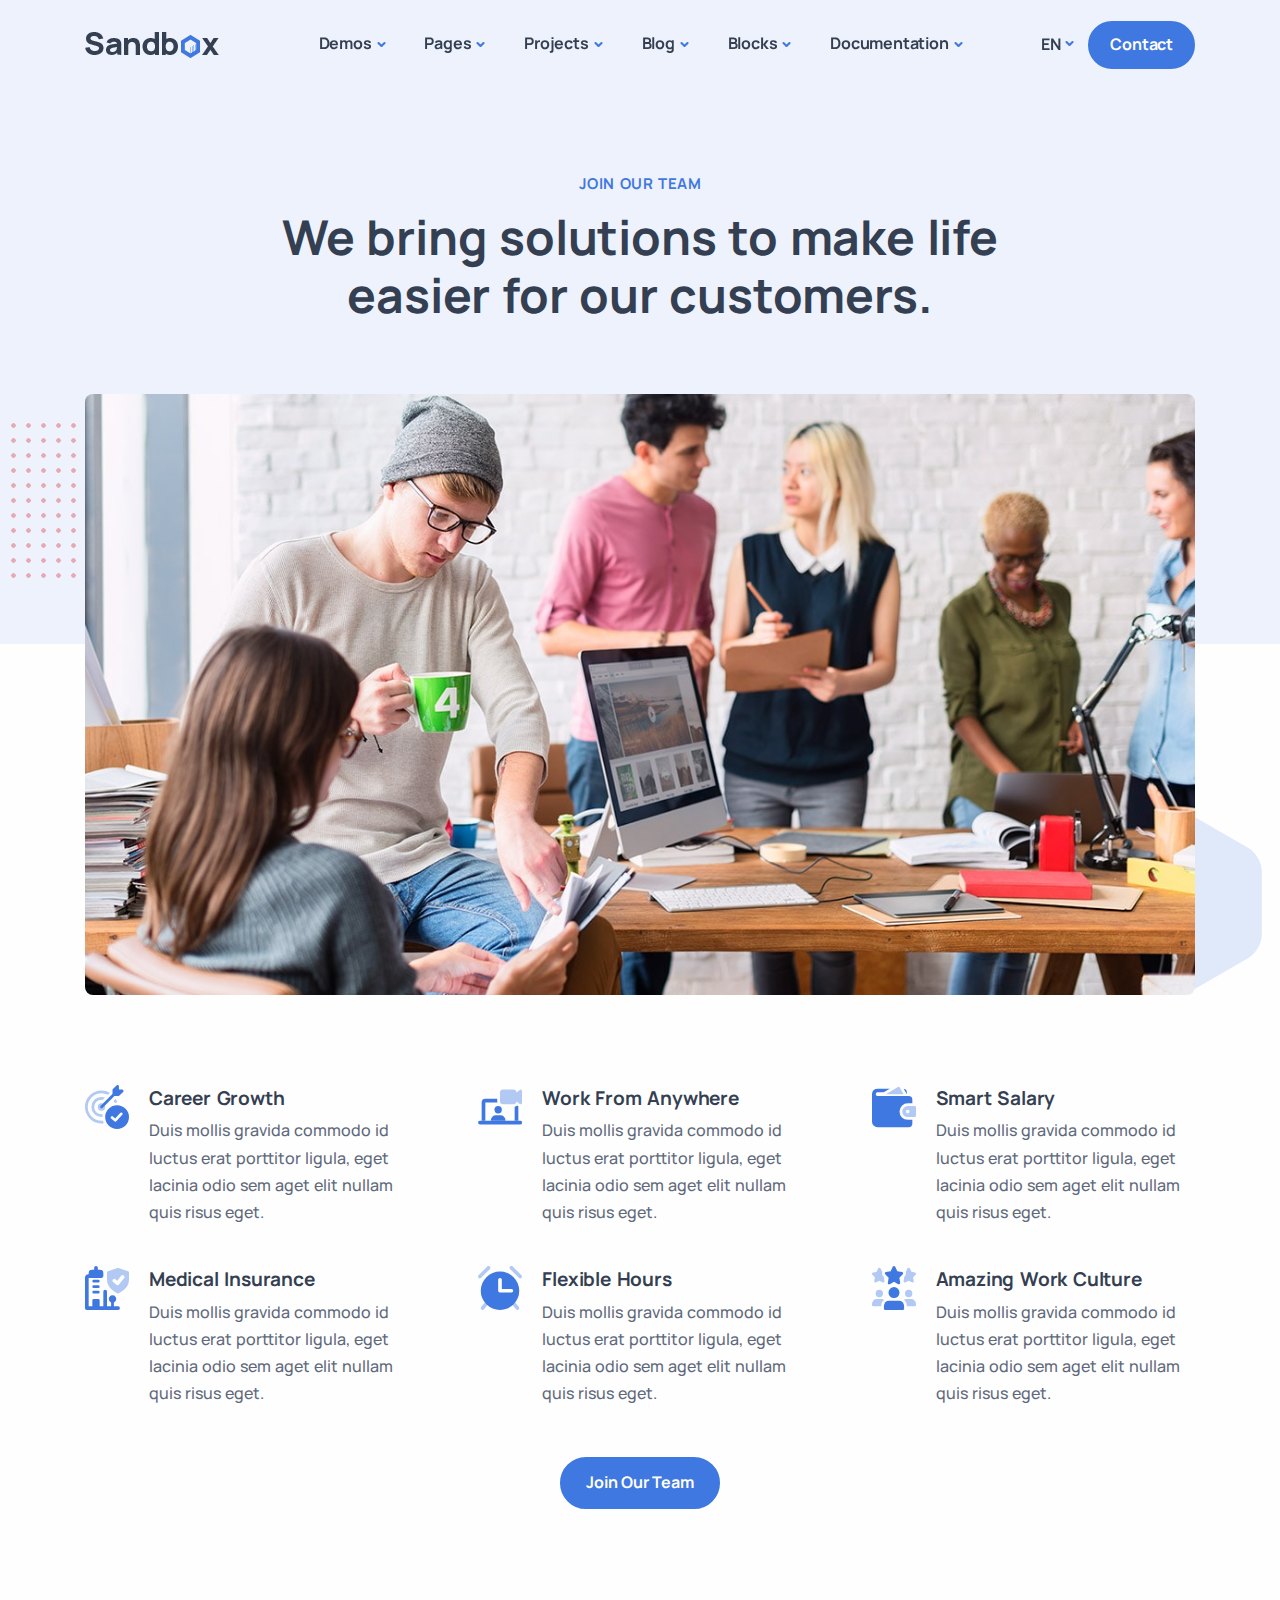
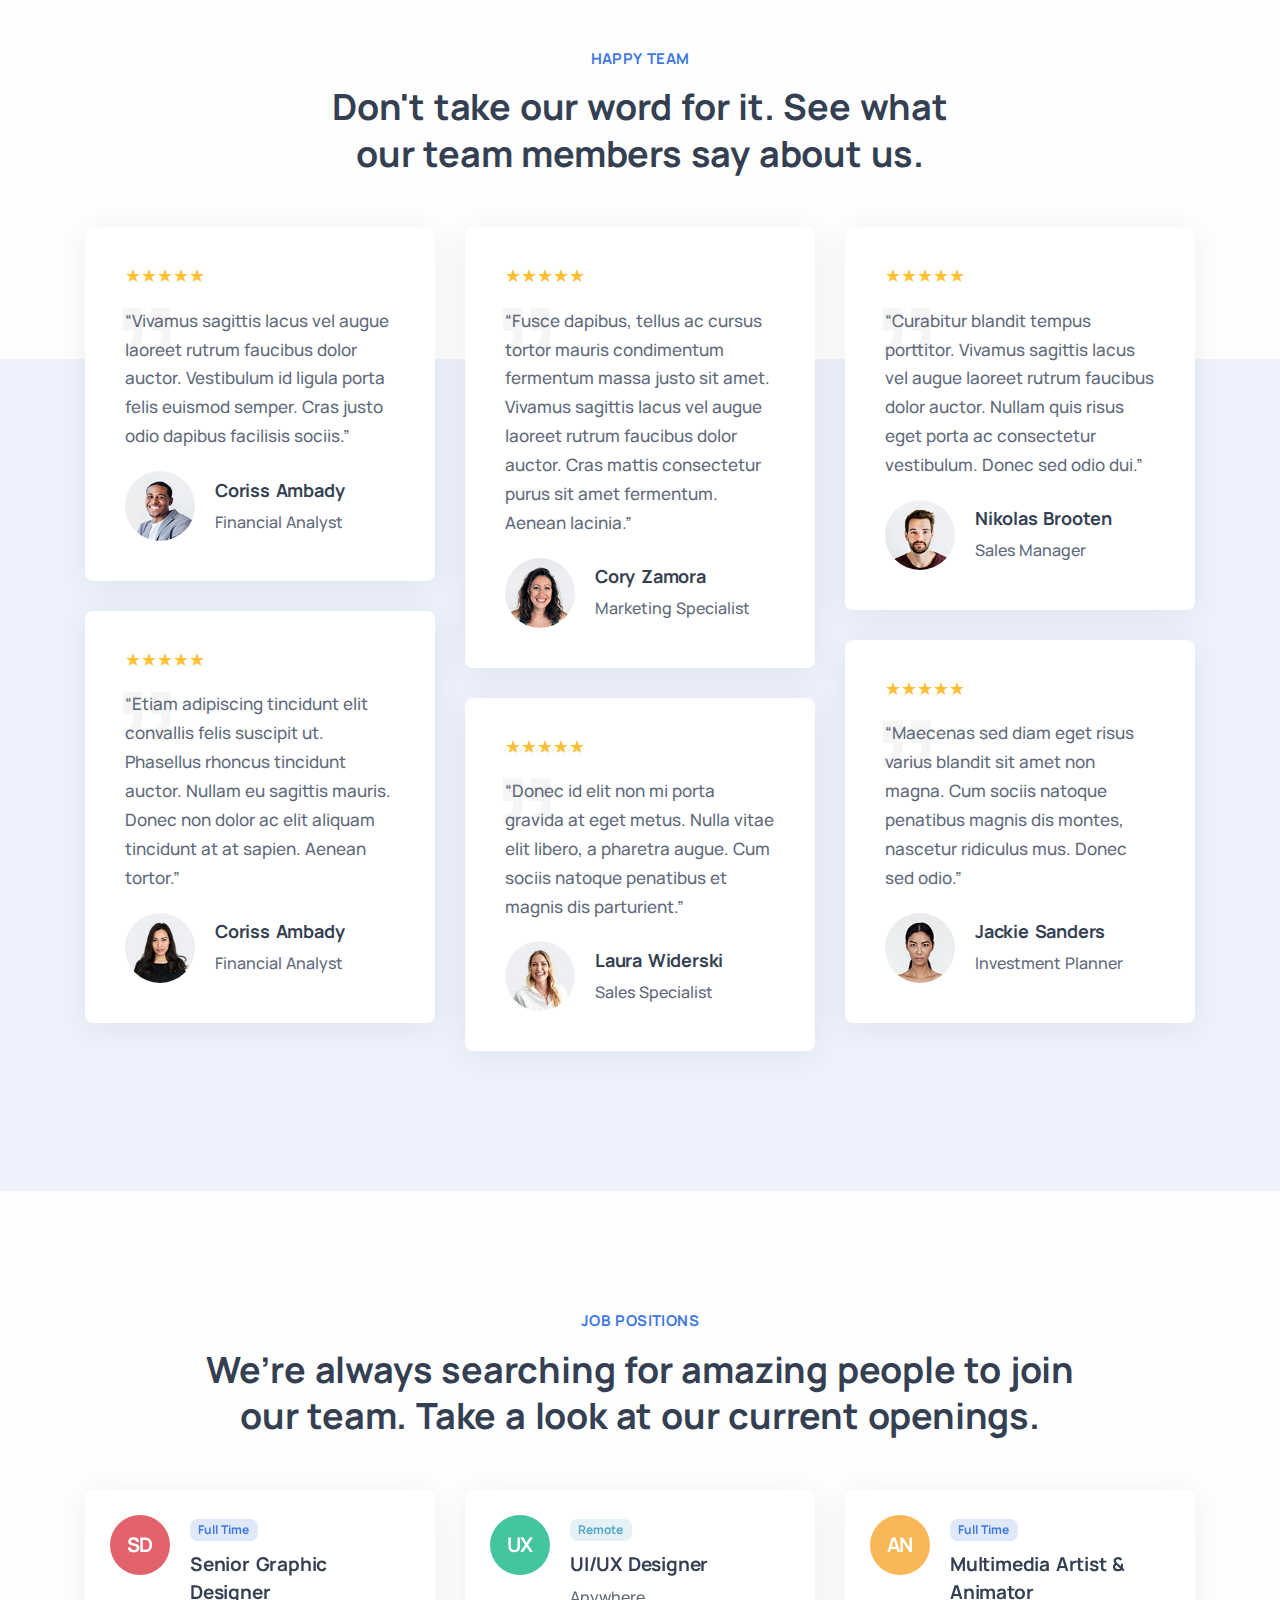
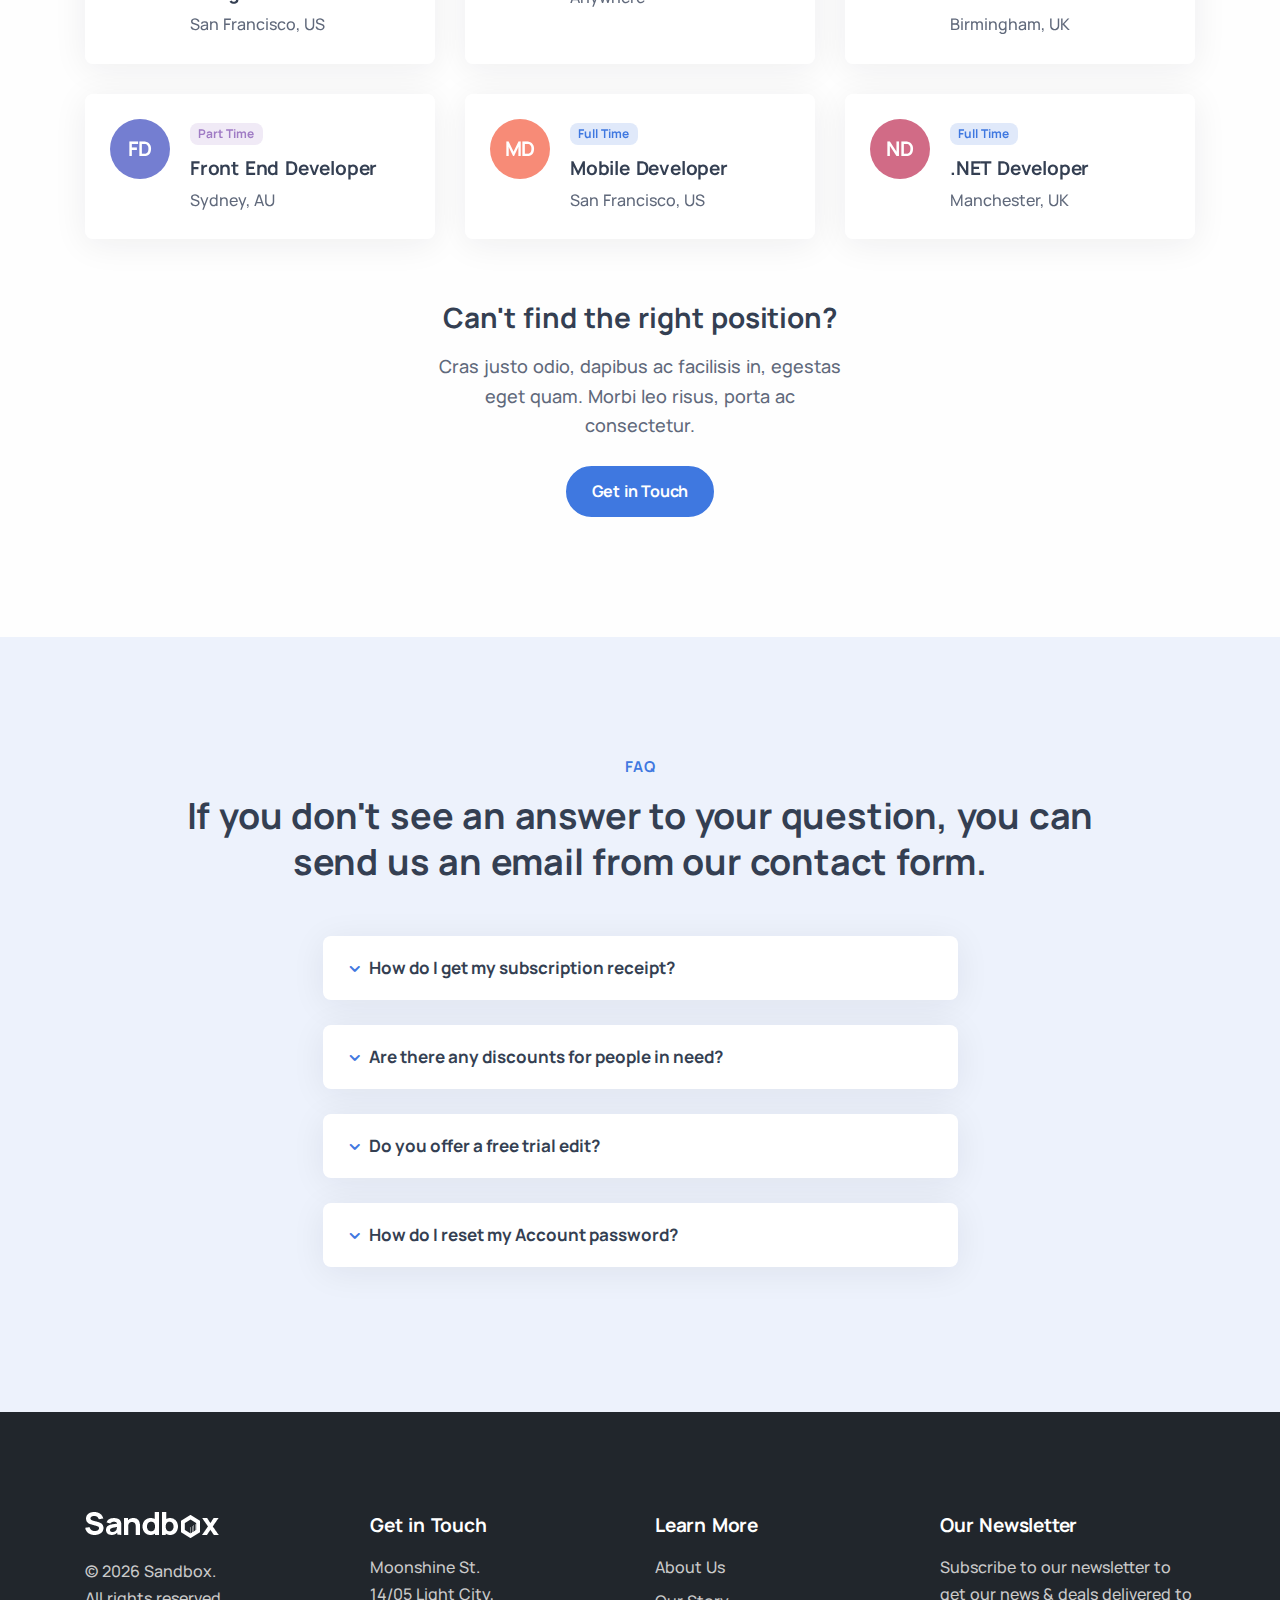
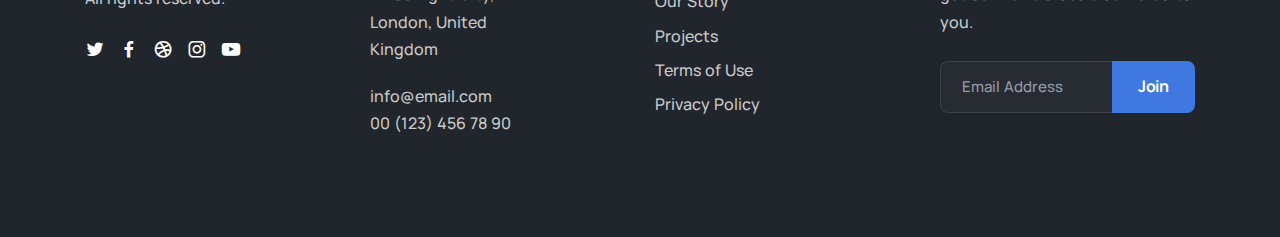
<file: career.html>
<!DOCTYPE html>
<html lang="en">

<head>
  <meta charset="utf-8">
  <meta name="viewport" content="width=device-width, initial-scale=1.0">
  <meta name="description" content="An impressive and flawless site template that includes various UI elements and countless features, attractive ready-made blocks and rich pages, basically everything you need to create a unique and professional website.">
  <meta name="keywords" content="bootstrap 5, business, corporate, creative, gulp, marketing, minimal, modern, multipurpose, one page, responsive, saas, sass, seo, startup, html5 template, site template">
  <meta name="author" content="elemis">
  <title>Sandbox - Modern & Multipurpose Bootstrap 5 Template</title>
  <link rel="shortcut icon" href="./assets/img/favicon.png">
  <link rel="stylesheet" href="./assets/css/plugins.css">
  <link rel="stylesheet" href="./assets/css/style.css">
</head>

<body>
  <div class="content-wrapper">
    <header class="wrapper bg-soft-primary">
      <nav class="navbar navbar-expand-lg center-nav transparent navbar-light">
        <div class="container flex-lg-row flex-nowrap align-items-center">
          <div class="navbar-brand w-100">
            <a href="./index.html">
              <img src="./assets/img/logo.png" srcset="./assets/img/logo@2x.png 2x" alt="" />
            </a>
          </div>
          <div class="navbar-collapse offcanvas offcanvas-nav offcanvas-start">
            <div class="offcanvas-header d-lg-none">
              <h3 class="text-white fs-30 mb-0">Sandbox</h3>
              <button type="button" class="btn-close btn-close-white" data-bs-dismiss="offcanvas" aria-label="Close"></button>
            </div>
            <div class="offcanvas-body ms-lg-auto d-flex flex-column h-100">
              <ul class="navbar-nav">
                <li class="nav-item dropdown dropdown-mega">
                  <a class="nav-link dropdown-toggle" href="#" data-bs-toggle="dropdown">Demos</a>
                  <ul class="dropdown-menu mega-menu mega-menu-dark mega-menu-img">
                    <li class="mega-menu-content mega-menu-scroll">
                      <ul class="row row-cols-1 row-cols-lg-6 gx-0 gx-lg-4 gy-lg-2 list-unstyled">
                        <li class="col">
                          <a class="dropdown-item" href="./demo1.html">
                            <figure class="rounded lift d-none d-lg-block"><img src="./assets/img/demos/mi1.jpg" srcset="./assets/img/demos/mi1@2x.jpg 2x" alt=""></figure>
                            <span class="d-lg-none">Demo 1</span>
                          </a>
                        </li>
                        <li class="col">
                          <a class="dropdown-item" href="./demo2.html">
                            <figure class="rounded lift d-none d-lg-block"><img src="./assets/img/demos/mi2.jpg" srcset="./assets/img/demos/mi2@2x.jpg 2x" alt=""></figure>
                            <span class="d-lg-none">Demo 2</span>
                          </a>
                        </li>
                        <li class="col">
                          <a class="dropdown-item" href="./demo3.html">
                            <figure class="rounded lift d-none d-lg-block"><img src="./assets/img/demos/mi3.jpg" srcset="./assets/img/demos/mi3@2x.jpg 2x" alt=""></figure>
                            <span class="d-lg-none">Demo 3</span>
                          </a>
                        </li>
                        <li class="col">
                          <a class="dropdown-item" href="./demo4.html">
                            <figure class="rounded lift d-none d-lg-block"><img src="./assets/img/demos/mi4.jpg" srcset="./assets/img/demos/mi4@2x.jpg 2x" alt=""></figure>
                            <span class="d-lg-none">Demo 4</span>
                          </a>
                        </li>
                        <li class="col">
                          <a class="dropdown-item" href="./demo5.html">
                            <figure class="rounded lift d-none d-lg-block"><img src="./assets/img/demos/mi5.jpg" srcset="./assets/img/demos/mi5@2x.jpg 2x" alt=""></figure>
                            <span class="d-lg-none">Demo 5</span>
                          </a>
                        </li>
                        <li class="col">
                          <a class="dropdown-item" href="./demo6.html">
                            <figure class="rounded lift d-none d-lg-block"><img src="./assets/img/demos/mi6.jpg" srcset="./assets/img/demos/mi6@2x.jpg 2x" alt=""></figure>
                            <span class="d-lg-none">Demo 6</span>
                          </a>
                        </li>
                        <li class="col">
                          <a class="dropdown-item" href="./demo7.html">
                            <figure class="rounded lift d-none d-lg-block"><img src="./assets/img/demos/mi7.jpg" srcset="./assets/img/demos/mi7@2x.jpg 2x" alt=""></figure>
                            <span class="d-lg-none">Demo 7</span>
                          </a>
                        </li>
                        <li class="col">
                          <a class="dropdown-item" href="./demo8.html">
                            <figure class="rounded lift d-none d-lg-block"><img src="./assets/img/demos/mi8.jpg" srcset="./assets/img/demos/mi8@2x.jpg 2x" alt=""></figure>
                            <span class="d-lg-none">Demo 8</span>
                          </a>
                        </li>
                        <li class="col">
                          <a class="dropdown-item" href="./demo9.html">
                            <figure class="rounded lift d-none d-lg-block"><img src="./assets/img/demos/mi9.jpg" srcset="./assets/img/demos/mi9@2x.jpg 2x" alt=""></figure>
                            <span class="d-lg-none">Demo 9</span>
                          </a>
                        </li>
                        <li class="col">
                          <a class="dropdown-item" href="./demo10.html">
                            <figure class="rounded lift d-none d-lg-block"><img src="./assets/img/demos/mi10.jpg" srcset="./assets/img/demos/mi10@2x.jpg 2x" alt=""></figure>
                            <span class="d-lg-none">Demo 10</span>
                          </a>
                        </li>
                        <li class="col">
                          <a class="dropdown-item" href="./demo11.html">
                            <figure class="rounded lift d-none d-lg-block"><img src="./assets/img/demos/mi11.jpg" srcset="./assets/img/demos/mi11@2x.jpg 2x" alt=""></figure>
                            <span class="d-lg-none">Demo 11</span>
                          </a>
                        </li>
                        <li class="col">
                          <a class="dropdown-item" href="./demo12.html">
                            <figure class="rounded lift d-none d-lg-block"><img src="./assets/img/demos/mi12.jpg" srcset="./assets/img/demos/mi12@2x.jpg 2x" alt=""></figure>
                            <span class="d-lg-none">Demo 12</span>
                          </a>
                        </li>
                        <li class="col">
                          <a class="dropdown-item" href="./demo13.html">
                            <figure class="rounded lift d-none d-lg-block"><img src="./assets/img/demos/mi13.jpg" srcset="./assets/img/demos/mi13@2x.jpg 2x" alt=""></figure>
                            <span class="d-lg-none">Demo 13</span>
                          </a>
                        </li>
                        <li class="col">
                          <a class="dropdown-item" href="./demo14.html">
                            <figure class="rounded lift d-none d-lg-block"><img src="./assets/img/demos/mi14.jpg" srcset="./assets/img/demos/mi14@2x.jpg 2x" alt=""></figure>
                            <span class="d-lg-none">Demo 14</span>
                          </a>
                        </li>
                        <li class="col">
                          <a class="dropdown-item" href="./demo15.html">
                            <figure class="rounded lift d-none d-lg-block"><img src="./assets/img/demos/mi15.jpg" srcset="./assets/img/demos/mi15@2x.jpg 2x" alt=""></figure>
                            <span class="d-lg-none">Demo 15</span>
                          </a>
                        </li>
                        <li class="col">
                          <a class="dropdown-item" href="./demo16.html">
                            <figure class="rounded lift d-none d-lg-block"><img src="./assets/img/demos/mi16.jpg" srcset="./assets/img/demos/mi16@2x.jpg 2x" alt=""></figure>
                            <span class="d-lg-none">Demo 16</span>
                          </a>
                        </li>
                        <li class="col">
                          <a class="dropdown-item" href="./demo17.html">
                            <figure class="rounded lift d-none d-lg-block"><img src="./assets/img/demos/mi17.jpg" srcset="./assets/img/demos/mi17@2x.jpg 2x" alt=""></figure>
                            <span class="d-lg-none">Demo 17</span>
                          </a>
                        </li>
                        <li class="col">
                          <a class="dropdown-item" href="./demo18.html">
                            <figure class="rounded lift d-none d-lg-block"><img src="./assets/img/demos/mi18.jpg" srcset="./assets/img/demos/mi18@2x.jpg 2x" alt=""></figure>
                            <span class="d-lg-none">Demo 18</span>
                          </a>
                        </li>
                        <li class="col">
                          <a class="dropdown-item" href="./demo19.html">
                            <figure class="rounded lift d-none d-lg-block"><img src="./assets/img/demos/mi19.jpg" srcset="./assets/img/demos/mi19@2x.jpg 2x" alt=""></figure>
                            <span class="d-lg-none">Demo 19</span>
                          </a>
                        </li>
                        <li class="col">
                          <a class="dropdown-item" href="./demo20.html">
                            <figure class="rounded lift d-none d-lg-block"><img src="./assets/img/demos/mi20.jpg" srcset="./assets/img/demos/mi20@2x.jpg 2x" alt=""></figure>
                            <span class="d-lg-none">Demo 20</span>
                          </a>
                        </li>
                        <li class="col">
                          <a class="dropdown-item" href="./demo21.html">
                            <figure class="rounded lift d-none d-lg-block"><img src="./assets/img/demos/mi21.jpg" srcset="./assets/img/demos/mi21@2x.jpg 2x" alt=""></figure>
                            <span class="d-lg-none">Demo 21</span>
                          </a>
                        </li>
                        <li class="col">
                          <a class="dropdown-item" href="./demo22.html">
                            <figure class="rounded lift d-none d-lg-block"><img src="./assets/img/demos/mi22.jpg" srcset="./assets/img/demos/mi22@2x.jpg 2x" alt=""></figure>
                            <span class="d-lg-none">Demo 22</span>
                          </a>
                        </li>
                        <li class="col">
                          <a class="dropdown-item" href="./demo23.html">
                            <figure class="rounded lift d-none d-lg-block"><img src="./assets/img/demos/mi23.jpg" srcset="./assets/img/demos/mi23@2x.jpg 2x" alt=""></figure>
                            <span class="d-lg-none">Demo 23</span>
                          </a>
                        </li>
                        <li class="col">
                          <a class="dropdown-item" href="./demo24.html">
                            <figure class="rounded lift d-none d-lg-block"><img src="./assets/img/demos/mi24.jpg" srcset="./assets/img/demos/mi24@2x.jpg 2x" alt=""></figure>
                            <span class="d-lg-none">Demo 24</span>
                          </a>
                        </li>
                        <li class="col">
                          <a class="dropdown-item" href="./demo25.html">
                            <figure class="rounded lift d-none d-lg-block"><img src="./assets/img/demos/mi25.jpg" srcset="./assets/img/demos/mi25@2x.jpg 2x" alt=""></figure>
                            <span class="d-lg-none">Demo 25</span>
                          </a>
                        </li>
                        <li class="col">
                          <a class="dropdown-item" href="./demo26.html">
                            <figure class="rounded lift d-none d-lg-block"><img src="./assets/img/demos/mi26.jpg" srcset="./assets/img/demos/mi26@2x.jpg 2x" alt=""></figure>
                            <span class="d-lg-none">Demo 26</span>
                          </a>
                        </li>
                        <li class="col">
                          <a class="dropdown-item" href="./demo27.html">
                            <figure class="rounded lift d-none d-lg-block"><img src="./assets/img/demos/mi27.jpg" srcset="./assets/img/demos/mi27@2x.jpg 2x" alt=""></figure>
                            <span class="d-lg-none">Demo 27</span>
                          </a>
                        </li>
                        <li class="col">
                          <a class="dropdown-item" href="./demo28.html">
                            <figure class="rounded lift d-none d-lg-block"><img src="./assets/img/demos/mi28.jpg" srcset="./assets/img/demos/mi28@2x.jpg 2x" alt=""></figure>
                            <span class="d-lg-none">Demo 28</span>
                          </a>
                        </li>
                        <li class="col">
                          <a class="dropdown-item" href="./demo29.html">
                            <figure class="rounded lift d-none d-lg-block"><img src="./assets/img/demos/mi29.jpg" srcset="./assets/img/demos/mi29@2x.jpg 2x" alt=""></figure>
                            <span class="d-lg-none">Demo 29</span>
                          </a>
                        </li>
                        <li class="col">
                          <a class="dropdown-item" href="./demo30.html">
                            <figure class="rounded lift d-none d-lg-block"><img src="./assets/img/demos/mi30.jpg" srcset="./assets/img/demos/mi30@2x.jpg 2x" alt=""></figure>
                            <span class="d-lg-none">Demo 30</span>
                          </a>
                        </li>
                        <li class="col">
                          <a class="dropdown-item" href="./demo31.html">
                            <figure class="rounded lift d-none d-lg-block"><img src="./assets/img/demos/mi31.jpg" srcset="./assets/img/demos/mi31@2x.jpg 2x" alt=""></figure>
                            <span class="d-lg-none">Demo 31</span>
                          </a>
                        </li>
                        <li class="col">
                          <a class="dropdown-item" href="./demo32.html">
                            <figure class="rounded lift d-none d-lg-block"><img src="./assets/img/demos/mi32.jpg" srcset="./assets/img/demos/mi32@2x.jpg 2x" alt=""></figure>
                            <span class="d-lg-none">Demo 32</span>
                          </a>
                        </li>
                        <li class="col">
                          <a class="dropdown-item" href="./demo33.html">
                            <figure class="rounded lift d-none d-lg-block"><img src="./assets/img/demos/mi33.jpg" srcset="./assets/img/demos/mi33@2x.jpg 2x" alt=""></figure>
                            <span class="d-lg-none">Demo 33</span>
                          </a>
                        </li>
                        <li class="col">
                          <a class="dropdown-item" href="./demo34.html">
                            <figure class="rounded lift d-none d-lg-block"><img src="./assets/img/demos/mi34.jpg" srcset="./assets/img/demos/mi34@2x.jpg 2x" alt=""></figure>
                            <span class="d-lg-none">Demo 34</span>
                          </a>
                        </li>
                        <li class="col">
                          <a class="dropdown-item" href="./demo35.html">
                            <figure class="rounded lift d-none d-lg-block"><img src="./assets/img/demos/mi35.jpg" srcset="./assets/img/demos/mi35@2x.jpg 2x" alt=""></figure>
                            <span class="d-lg-none">Demo 35</span>
                          </a>
                        </li>
                        <li class="col">
                          <a class="dropdown-item" href="./demo36.html">
                            <figure class="rounded lift d-none d-lg-block"><img src="./assets/img/demos/mi36.jpg" srcset="./assets/img/demos/mi36@2x.jpg 2x" alt=""></figure>
                            <span class="d-lg-none">Demo 36</span>
                          </a>
                        </li>
                      </ul>
                      <!--/.row -->
                      <span class="d-none d-lg-flex"><i class="uil uil-direction"></i><strong>Scroll to view more</strong></span>
                    </li>
                    <!--/.mega-menu-content-->
                  </ul>
                  <!--/.dropdown-menu -->
                </li>
                <li class="nav-item dropdown">
                  <a class="nav-link dropdown-toggle" href="#" data-bs-toggle="dropdown">Pages</a>
                  <ul class="dropdown-menu">
                    <li class="dropdown dropdown-submenu dropend"><a class="dropdown-item dropdown-toggle" href="#" data-bs-toggle="dropdown">Services</a>
                      <ul class="dropdown-menu">
                        <li class="nav-item"><a class="dropdown-item" href="./services.html">Services I</a></li>
                        <li class="nav-item"><a class="dropdown-item" href="./services2.html">Services II</a></li>
                      </ul>
                    </li>
                    <li class="dropdown dropdown-submenu dropend"><a class="dropdown-item dropdown-toggle" href="#" data-bs-toggle="dropdown">About</a>
                      <ul class="dropdown-menu">
                        <li class="nav-item"><a class="dropdown-item" href="./about.html">About I</a></li>
                        <li class="nav-item"><a class="dropdown-item" href="./about2.html">About II</a></li>
                      </ul>
                    </li>
                    <li class="dropdown dropdown-submenu dropend"><a class="dropdown-item dropdown-toggle" href="#" data-bs-toggle="dropdown">Shop</a>
                      <ul class="dropdown-menu">
                        <li class="nav-item"><a class="dropdown-item" href="./shop.html">Shop I</a></li>
                        <li class="nav-item"><a class="dropdown-item" href="./shop2.html">Shop II</a></li>
                        <li class="nav-item"><a class="dropdown-item" href="./shop-product.html">Product Page</a></li>
                        <li class="nav-item"><a class="dropdown-item" href="./shop-cart.html">Shopping Cart</a></li>
                        <li class="nav-item"><a class="dropdown-item" href="./shop-checkout.html">Checkout</a></li>
                      </ul>
                    </li>
                    <li class="dropdown dropdown-submenu dropend"><a class="dropdown-item dropdown-toggle" href="#" data-bs-toggle="dropdown">Contact</a>
                      <ul class="dropdown-menu">
                        <li class="nav-item"><a class="dropdown-item" href="./contact.html">Contact I</a></li>
                        <li class="nav-item"><a class="dropdown-item" href="./contact2.html">Contact II</a></li>
                        <li class="nav-item"><a class="dropdown-item" href="./contact3.html">Contact III</a></li>
                      </ul>
                    </li>
                    <li class="dropdown dropdown-submenu dropend"><a class="dropdown-item dropdown-toggle" href="#" data-bs-toggle="dropdown">Career</a>
                      <ul class="dropdown-menu">
                        <li class="nav-item"><a class="dropdown-item" href="./career.html">Job Listing I</a></li>
                        <li class="nav-item"><a class="dropdown-item" href="./career2.html">Job Listing II</a></li>
                        <li class="nav-item"><a class="dropdown-item" href="./career-job.html">Job Description</a></li>
                      </ul>
                    </li>
                    <li class="dropdown dropdown-submenu dropend"><a class="dropdown-item dropdown-toggle" href="#" data-bs-toggle="dropdown">Utility</a>
                      <ul class="dropdown-menu">
                        <li class="nav-item"><a class="dropdown-item" href="./404.html">404 Not Found</a></li>
                        <li class="nav-item"><a class="dropdown-item" href="./page-loader.html">Page Loader</a></li>
                        <li class="nav-item"><a class="dropdown-item" href="./signin.html">Sign In I</a></li>
                        <li class="nav-item"><a class="dropdown-item" href="./signin2.html">Sign In II</a></li>
                        <li class="nav-item"><a class="dropdown-item" href="./signup.html">Sign Up I</a></li>
                        <li class="nav-item"><a class="dropdown-item" href="./signup2.html">Sign Up II</a></li>
                        <li class="nav-item"><a class="dropdown-item" href="./terms.html">Terms</a></li>
                      </ul>
                    </li>
                    <li class="nav-item"><a class="dropdown-item" href="./pricing.html">Pricing</a></li>
                    <li class="nav-item"><a class="dropdown-item" href="./onepage.html">One Page</a></li>
                  </ul>
                </li>
                <li class="nav-item dropdown">
                  <a class="nav-link dropdown-toggle" href="#" data-bs-toggle="dropdown">Projects</a>
                  <div class="dropdown-menu dropdown-lg">
                    <div class="dropdown-lg-content">
                      <div>
                        <h6 class="dropdown-header">Project Pages</h6>
                        <ul class="list-unstyled">
                          <li><a class="dropdown-item" href="./projects.html">Projects I</a></li>
                          <li><a class="dropdown-item" href="./projects2.html">Projects II</a></li>
                          <li><a class="dropdown-item" href="./projects3.html">Projects III</a></li>
                          <li><a class="dropdown-item" href="./projects4.html">Projects IV</a></li>
                        </ul>
                      </div>
                      <!-- /.column -->
                      <div>
                        <h6 class="dropdown-header">Single Projects</h6>
                        <ul class="list-unstyled">
                          <li><a class="dropdown-item" href="./single-project.html">Single Project I</a></li>
                          <li><a class="dropdown-item" href="./single-project2.html">Single Project II</a></li>
                          <li><a class="dropdown-item" href="./single-project3.html">Single Project III</a></li>
                          <li><a class="dropdown-item" href="./single-project4.html">Single Project IV</a></li>
                        </ul>
                      </div>
                      <!-- /.column -->
                    </div>
                    <!-- /auto-column -->
                  </div>
                </li>
                <li class="nav-item dropdown">
                  <a class="nav-link dropdown-toggle" href="#" data-bs-toggle="dropdown">Blog</a>
                  <ul class="dropdown-menu">
                    <li class="nav-item"><a class="dropdown-item" href="./blog.html">Blog without Sidebar</a></li>
                    <li class="nav-item"><a class="dropdown-item" href="./blog2.html">Blog with Sidebar</a></li>
                    <li class="nav-item"><a class="dropdown-item" href="./blog3.html">Blog with Left Sidebar</a></li>
                    <li class="dropdown dropdown-submenu dropend"><a class="dropdown-item dropdown-toggle" href="#" data-bs-toggle="dropdown">Blog Posts</a>
                      <ul class="dropdown-menu">
                        <li class="nav-item"><a class="dropdown-item" href="./blog-post.html">Post without Sidebar</a></li>
                        <li class="nav-item"><a class="dropdown-item" href="./blog-post2.html">Post with Sidebar</a></li>
                        <li class="nav-item"><a class="dropdown-item" href="./blog-post3.html">Post with Left Sidebar</a></li>
                      </ul>
                    </li>
                  </ul>
                </li>
                <li class="nav-item dropdown dropdown-mega">
                  <a class="nav-link dropdown-toggle" href="#" data-bs-toggle="dropdown">Blocks</a>
                  <ul class="dropdown-menu mega-menu mega-menu-dark mega-menu-img">
                    <li class="mega-menu-content">
                      <ul class="row row-cols-1 row-cols-lg-6 gx-0 gx-lg-6 gy-lg-4 list-unstyled">
                        <li class="col"><a class="dropdown-item" href="./docs/blocks/about.html">
                            <div class="rounded img-svg d-none d-lg-block p-4 mb-lg-2"><img class="rounded-0" src="./assets/img/demos/block1.svg" alt=""></div>
                            <span>About</span>
                          </a>
                        </li>
                        <li class="col"><a class="dropdown-item" href="./docs/blocks/blog.html">
                            <div class="rounded img-svg d-none d-lg-block p-4 mb-lg-2"><img class="rounded-0" src="./assets/img/demos/block2.svg" alt=""></div>
                            <span>Blog</span>
                          </a>
                        </li>
                        <li class="col"><a class="dropdown-item" href="./docs/blocks/call-to-action.html">
                            <div class="rounded img-svg d-none d-lg-block p-4 mb-lg-2"><img class="rounded-0" src="./assets/img/demos/block3.svg" alt=""></div>
                            <span>Call to Action</span>
                          </a>
                        </li>
                        <li class="col"><a class="dropdown-item" href="./docs/blocks/clients.html">
                            <div class="rounded img-svg d-none d-lg-block p-4 mb-lg-2"><img class="rounded-0" src="./assets/img/demos/block4.svg" alt=""></div>
                            <span>Clients</span>
                          </a>
                        </li>
                        <li class="col"><a class="dropdown-item" href="./docs/blocks/contact.html">
                            <div class="rounded img-svg d-none d-lg-block p-4 mb-lg-2"><img class="rounded-0" src="./assets/img/demos/block5.svg" alt=""></div>
                            <span>Contact</span>
                          </a>
                        </li>
                        <li class="col"><a class="dropdown-item" href="./docs/blocks/facts.html">
                            <div class="rounded img-svg d-none d-lg-block p-4 mb-lg-2"><img class="rounded-0" src="./assets/img/demos/block6.svg" alt=""></div>
                            <span>Facts</span>
                          </a>
                        </li>
                        <li class="col"><a class="dropdown-item" href="./docs/blocks/faq.html">
                            <div class="rounded img-svg d-none d-lg-block p-4 mb-lg-2"><img class="rounded-0" src="./assets/img/demos/block7.svg" alt=""></div>
                            <span>FAQ</span>
                          </a>
                        </li>
                        <li class="col"><a class="dropdown-item" href="./docs/blocks/features.html">
                            <div class="rounded img-svg d-none d-lg-block p-4 mb-lg-2"><img class="rounded-0" src="./assets/img/demos/block8.svg" alt=""></div>
                            <span>Features</span>
                          </a>
                        </li>
                        <li class="col"><a class="dropdown-item" href="./docs/blocks/footer.html">
                            <div class="rounded img-svg d-none d-lg-block p-4 mb-lg-2"><img class="rounded-0" src="./assets/img/demos/block9.svg" alt=""></div>
                            <span>Footer</span>
                          </a>
                        </li>
                        <li class="col"><a class="dropdown-item" href="./docs/blocks/hero.html">
                            <div class="rounded img-svg d-none d-lg-block p-4 mb-lg-2"><img class="rounded-0" src="./assets/img/demos/block10.svg" alt=""></div>
                            <span>Hero</span>
                          </a>
                        </li>
                        <li class="col"><a class="dropdown-item" href="./docs/blocks/misc.html">
                            <div class="rounded img-svg d-none d-lg-block p-4 mb-lg-2"><img class="rounded-0" src="./assets/img/demos/block17.svg" alt=""></div>
                            <span>Misc</span>
                          </a>
                        </li>
                        <li class="col"><a class="dropdown-item" href="./docs/blocks/navbar.html">
                            <div class="rounded img-svg d-none d-lg-block p-4 mb-lg-2"><img class="rounded-0" src="./assets/img/demos/block11.svg" alt=""></div>
                            <span>Navbar</span>
                          </a>
                        </li>
                        <li class="col"><a class="dropdown-item" href="./docs/blocks/portfolio.html">
                            <div class="rounded img-svg d-none d-lg-block p-4 mb-lg-2"><img class="rounded-0" src="./assets/img/demos/block12.svg" alt=""></div>
                            <span>Portfolio</span>
                          </a>
                        </li>
                        <li class="col"><a class="dropdown-item" href="./docs/blocks/pricing.html">
                            <div class="rounded img-svg d-none d-lg-block p-4 mb-lg-2"><img class="rounded-0" src="./assets/img/demos/block13.svg" alt=""></div>
                            <span>Pricing</span>
                          </a>
                        </li>
                        <li class="col"><a class="dropdown-item" href="./docs/blocks/process.html">
                            <div class="rounded img-svg d-none d-lg-block p-4 mb-lg-2"><img class="rounded-0" src="./assets/img/demos/block14.svg" alt=""></div>
                            <span>Process</span>
                          </a>
                        </li>
                        <li class="col"><a class="dropdown-item" href="./docs/blocks/team.html">
                            <div class="rounded img-svg d-none d-lg-block p-4 mb-lg-2"><img class="rounded-0" src="./assets/img/demos/block15.svg" alt=""></div>
                            <span>Team</span>
                          </a>
                        </li>
                        <li class="col"><a class="dropdown-item" href="./docs/blocks/testimonials.html">
                            <div class="rounded img-svg d-none d-lg-block p-4 mb-lg-2"><img class="rounded-0" src="./assets/img/demos/block16.svg" alt=""></div>
                            <span>Testimonials</span>
                          </a>
                        </li>
                      </ul>
                      <!--/.row -->
                    </li>
                    <!--/.mega-menu-content-->
                  </ul>
                  <!--/.dropdown-menu -->
                </li>
                <li class="nav-item dropdown dropdown-mega">
                  <a class="nav-link dropdown-toggle" href="#" data-bs-toggle="dropdown">Documentation</a>
                  <ul class="dropdown-menu mega-menu">
                    <li class="mega-menu-content">
                      <div class="row gx-0 gx-lg-3">
                        <div class="col-lg-4">
                          <h6 class="dropdown-header">Usage</h6>
                          <ul class="list-unstyled cc-2 pb-lg-1">
                            <li><a class="dropdown-item" href="./docs/index.html">Get Started</a></li>
                            <li><a class="dropdown-item" href="./docs/forms.html">Forms</a></li>
                            <li><a class="dropdown-item" href="./docs/faq.html">FAQ</a></li>
                            <li><a class="dropdown-item" href="./docs/changelog.html">Changelog</a></li>
                            <li><a class="dropdown-item" href="./docs/credits.html">Credits</a></li>
                          </ul>
                          <h6 class="dropdown-header mt-lg-6">Styleguide</h6>
                          <ul class="list-unstyled cc-2">
                            <li><a class="dropdown-item" href="./docs/styleguide/colors.html">Colors</a></li>
                            <li><a class="dropdown-item" href="./docs/styleguide/fonts.html">Fonts</a></li>
                            <li><a class="dropdown-item" href="./docs/styleguide/icons-svg.html">SVG Icons</a></li>
                            <li><a class="dropdown-item" href="./docs/styleguide/icons-font.html">Font Icons</a></li>
                            <li><a class="dropdown-item" href="./docs/styleguide/illustrations.html">Illustrations</a></li>
                            <li><a class="dropdown-item" href="./docs/styleguide/backgrounds.html">Backgrounds</a></li>
                            <li><a class="dropdown-item" href="./docs/styleguide/misc.html">Misc</a></li>
                          </ul>
                        </div>
                        <!--/column -->
                        <div class="col-lg-8">
                          <h6 class="dropdown-header">Elements</h6>
                          <ul class="list-unstyled cc-3">
                            <li><a class="dropdown-item" href="./docs/elements/accordion.html">Accordion</a></li>
                            <li><a class="dropdown-item" href="./docs/elements/alerts.html">Alerts</a></li>
                            <li><a class="dropdown-item" href="./docs/elements/animations.html">Animations</a></li>
                            <li><a class="dropdown-item" href="./docs/elements/avatars.html">Avatars</a></li>
                            <li><a class="dropdown-item" href="./docs/elements/background.html">Background</a></li>
                            <li><a class="dropdown-item" href="./docs/elements/badges.html">Badges</a></li>
                            <li><a class="dropdown-item" href="./docs/elements/buttons.html">Buttons</a></li>
                            <li><a class="dropdown-item" href="./docs/elements/card.html">Card</a></li>
                            <li><a class="dropdown-item" href="./docs/elements/carousel.html">Carousel</a></li>
                            <li><a class="dropdown-item" href="./docs/elements/dividers.html">Dividers</a></li>
                            <li><a class="dropdown-item" href="./docs/elements/form-elements.html">Form Elements</a></li>
                            <li><a class="dropdown-item" href="./docs/elements/image-hover.html">Image Hover</a></li>
                            <li><a class="dropdown-item" href="./docs/elements/image-mask.html">Image Mask</a></li>
                            <li><a class="dropdown-item" href="./docs/elements/lightbox.html">Lightbox</a></li>
                            <li><a class="dropdown-item" href="./docs/elements/player.html">Media Player</a></li>
                            <li><a class="dropdown-item" href="./docs/elements/modal.html">Modal</a></li>
                            <li><a class="dropdown-item" href="./docs/elements/pagination.html">Pagination</a></li>
                            <li><a class="dropdown-item" href="./docs/elements/progressbar.html">Progressbar</a></li>
                            <li><a class="dropdown-item" href="./docs/elements/shadows.html">Shadows</a></li>
                            <li><a class="dropdown-item" href="./docs/elements/shapes.html">Shapes</a></li>
                            <li><a class="dropdown-item" href="./docs/elements/tables.html">Tables</a></li>
                            <li><a class="dropdown-item" href="./docs/elements/tabs.html">Tabs</a></li>
                            <li><a class="dropdown-item" href="./docs/elements/text-animations.html">Text Animations</a></li>
                            <li><a class="dropdown-item" href="./docs/elements/text-highlight.html">Text Highlight</a></li>
                            <li><a class="dropdown-item" href="./docs/elements/tiles.html">Tiles</a></li>
                            <li><a class="dropdown-item" href="./docs/elements/tooltips-popovers.html">Tooltips & Popovers</a></li>
                            <li><a class="dropdown-item" href="./docs/elements/typography.html">Typography</a></li>
                          </ul>
                        </div>
                        <!--/column -->
                      </div>
                      <!--/.row -->
                    </li>
                    <!--/.mega-menu-content-->
                  </ul>
                  <!--/.dropdown-menu -->
                </li>
              </ul>
              <!-- /.navbar-nav -->
              <div class="offcanvas-footer d-lg-none">
                <div>
                  <a href="mailto:first.last@email.com" class="link-inverse">info@email.com</a>
                  <br /> 00 (123) 456 78 90 <br />
                  <nav class="nav social social-white mt-4">
                    <a href="#"><i class="uil uil-twitter"></i></a>
                    <a href="#"><i class="uil uil-facebook-f"></i></a>
                    <a href="#"><i class="uil uil-dribbble"></i></a>
                    <a href="#"><i class="uil uil-instagram"></i></a>
                    <a href="#"><i class="uil uil-youtube"></i></a>
                  </nav>
                  <!-- /.social -->
                </div>
              </div>
              <!-- /.offcanvas-footer -->
            </div>
            <!-- /.offcanvas-body -->
          </div>
          <!-- /.navbar-collapse -->
          <div class="navbar-other w-100 d-flex ms-auto">
            <ul class="navbar-nav flex-row align-items-center ms-auto">
              <li class="nav-item dropdown language-select text-uppercase">
                <a class="nav-link dropdown-item dropdown-toggle" href="#" role="button" data-bs-toggle="dropdown" aria-haspopup="true" aria-expanded="false">En</a>
                <ul class="dropdown-menu">
                  <li class="nav-item"><a class="dropdown-item" href="#">En</a></li>
                  <li class="nav-item"><a class="dropdown-item" href="#">De</a></li>
                  <li class="nav-item"><a class="dropdown-item" href="#">Es</a></li>
                </ul>
              </li>
              <li class="nav-item d-none d-md-block">
                <a href="./contact.html" class="btn btn-sm btn-primary rounded-pill">Contact</a>
              </li>
              <li class="nav-item d-lg-none">
                <button class="hamburger offcanvas-nav-btn"><span></span></button>
              </li>
            </ul>
            <!-- /.navbar-nav -->
          </div>
          <!-- /.navbar-other -->
        </div>
        <!-- /.container -->
      </nav>
      <!-- /.navbar -->
    </header>
    <!-- /header -->
    <section class="wrapper bg-soft-primary">
      <div class="container pt-10 pb-18 pb-md-20 pt-md-14 pb-lg-21 text-center">
        <div class="row">
          <div class="col-lg-8 mx-auto mb-11">
            <h1 class="fs-15 text-uppercase text-primary mb-3">Join Our Team</h1>
            <h3 class="display-1">We bring solutions to make life easier for our customers.</h3>
          </div>
          <!-- /column -->
        </div>
        <!-- /.row -->
      </div>
      <!-- /.container -->
    </section>
    <!-- /section -->
    <section class="wrapper bg-light">
      <div class="container pb-23 pb-md-25">
        <div class="row mb-14">
          <div class="col-12 mt-n18 mt-md-n20 mt-lg-n21 position-relative">
            <div class="shape bg-dot red rellax w-16 h-18" data-rellax-speed="1" style="top: 1rem; left: -3.2rem;"></div>
            <div class="shape pale-primary w-19 h-19 rellax" data-rellax-speed="1" style="bottom: 2rem; right: -3rem;"><img src="./assets/img/svg/hex.svg" class="svg-inject icon-svg w-100 h-100" alt="" /></div>
            <figure class="rounded"><img src="./assets/img/photos/about18.jpg" srcset="./assets/img/photos/about18@2x.jpg 2x" alt="" /></figure>
          </div>
          <!-- /column -->
        </div>
        <!-- /.row -->
        <div class="row gx-lg-8 gx-xl-12 gy-8">
          <div class="col-md-6 col-lg-4">
            <div class="d-flex flex-row">
              <div>
                <img src="./assets/img/icons/solid/target.svg" class="svg-inject icon-svg icon-svg-sm solid-mono text-primary me-4" alt="" />
              </div>
              <div>
                <h4 class="mb-1">Career Growth</h4>
                <p class="mb-0">Duis mollis gravida commodo id luctus erat porttitor ligula, eget lacinia odio sem aget elit nullam quis risus eget.</p>
              </div>
            </div>
          </div>
          <!--/column -->
          <div class="col-md-6 col-lg-4">
            <div class="d-flex flex-row">
              <div>
                <img src="./assets/img/icons/solid/video-chat.svg" class="svg-inject icon-svg icon-svg-sm solid-mono text-primary me-4" alt="" />
              </div>
              <div>
                <h4 class="mb-1">Work From Anywhere</h4>
                <p class="mb-0">Duis mollis gravida commodo id luctus erat porttitor ligula, eget lacinia odio sem aget elit nullam quis risus eget.</p>
              </div>
            </div>
          </div>
          <!--/column -->
          <div class="col-md-6 col-lg-4">
            <div class="d-flex flex-row">
              <div>
                <img src="./assets/img/icons/solid/wallet.svg" class="svg-inject icon-svg icon-svg-sm solid-mono text-primary me-4" alt="" />
              </div>
              <div>
                <h4 class="mb-1">Smart Salary</h4>
                <p class="mb-0">Duis mollis gravida commodo id luctus erat porttitor ligula, eget lacinia odio sem aget elit nullam quis risus eget.</p>
              </div>
            </div>
          </div>
          <!--/column -->
          <div class="col-md-6 col-lg-4">
            <div class="d-flex flex-row">
              <div>
                <img src="./assets/img/icons/solid/building.svg" class="svg-inject icon-svg icon-svg-sm solid-mono text-primary me-4" alt="" />
              </div>
              <div>
                <h4 class="mb-1">Medical Insurance</h4>
                <p class="mb-0">Duis mollis gravida commodo id luctus erat porttitor ligula, eget lacinia odio sem aget elit nullam quis risus eget.</p>
              </div>
            </div>
          </div>
          <!--/column -->
          <div class="col-md-6 col-lg-4">
            <div class="d-flex flex-row">
              <div>
                <img src="./assets/img/icons/solid/alarm.svg" class="svg-inject icon-svg icon-svg-sm solid-mono text-primary me-4" alt="" />
              </div>
              <div>
                <h4 class="mb-1">Flexible Hours</h4>
                <p class="mb-0">Duis mollis gravida commodo id luctus erat porttitor ligula, eget lacinia odio sem aget elit nullam quis risus eget.</p>
              </div>
            </div>
          </div>
          <!--/column -->
          <div class="col-md-6 col-lg-4">
            <div class="d-flex flex-row">
              <div>
                <img src="./assets/img/icons/solid/employees.svg" class="svg-inject icon-svg icon-svg-sm solid-mono text-primary me-4" alt="" />
              </div>
              <div>
                <h4 class="mb-1">Amazing Work Culture</h4>
                <p class="mb-0">Duis mollis gravida commodo id luctus erat porttitor ligula, eget lacinia odio sem aget elit nullam quis risus eget.</p>
              </div>
            </div>
          </div>
          <!--/column -->
        </div>
        <!--/.row -->
        <div class="text-center mt-10"><a href="#" class="btn btn-primary rounded-pill">Join Our Team</a></div>
      </div>
      <!-- /.container -->
    </section>
    <!-- /section -->
    <section class="wrapper bg-soft-primary">
      <div class="container py-14 py-md-17">
        <div class="row mt-md-n25 position-relative">
          <div class="col-md-10 offset-md-1 col-lg-8 offset-lg-2 mx-auto text-center">
            <h2 class="fs-15 text-uppercase text-primary mb-3">Happy Team</h2>
            <h3 class="display-4 mb-10 px-xl-10 px-xxl-15">Don't take our word for it. See what our team members say about us.</h3>
          </div>
          <!-- /column -->
        </div>
        <!-- /.row -->
        <div class="grid">
          <div class="row isotope gy-6">
            <div class="item col-md-6 col-xl-4">
              <div class="card shadow-lg">
                <div class="card-body">
                  <span class="ratings five mb-3"></span>
                  <blockquote class="icon mb-0">
                    <p>“Vivamus sagittis lacus vel augue laoreet rutrum faucibus dolor auctor. Vestibulum id ligula porta felis euismod semper. Cras justo odio dapibus facilisis sociis.”</p>
                    <div class="blockquote-details">
                      <img class="rounded-circle w-12" src="./assets/img/avatars/te1.jpg" srcset="./assets/img/avatars/te1@2x.jpg 2x" alt="" />
                      <div class="info">
                        <h5 class="mb-1">Coriss Ambady</h5>
                        <p class="mb-0">Financial Analyst</p>
                      </div>
                    </div>
                  </blockquote>
                </div>
                <!-- /.card-body -->
              </div>
              <!-- /.card -->
            </div>
            <!--/column -->
            <div class="item col-md-6 col-xl-4">
              <div class="card shadow-lg">
                <div class="card-body">
                  <span class="ratings five mb-3"></span>
                  <blockquote class="icon mb-0">
                    <p>“Fusce dapibus, tellus ac cursus tortor mauris condimentum fermentum massa justo sit amet. Vivamus sagittis lacus vel augue laoreet rutrum faucibus dolor auctor. Cras mattis consectetur purus sit amet fermentum. Aenean lacinia.”</p>
                    <div class="blockquote-details">
                      <img class="rounded-circle w-12" src="./assets/img/avatars/te2.jpg" srcset="./assets/img/avatars/te2@2x.jpg 2x" alt="" />
                      <div class="info">
                        <h5 class="mb-1">Cory Zamora</h5>
                        <p class="mb-0">Marketing Specialist</p>
                      </div>
                    </div>
                  </blockquote>
                </div>
                <!-- /.card-body -->
              </div>
              <!-- /.card -->
            </div>
            <!--/column -->
            <div class="item col-md-6 col-xl-4">
              <div class="card shadow-lg">
                <div class="card-body">
                  <span class="ratings five mb-3"></span>
                  <blockquote class="icon mb-0">
                    <p>“Curabitur blandit tempus porttitor. Vivamus sagittis lacus vel augue laoreet rutrum faucibus dolor auctor. Nullam quis risus eget porta ac consectetur vestibulum. Donec sed odio dui.”</p>
                    <div class="blockquote-details">
                      <img class="rounded-circle w-12" src="./assets/img/avatars/te3.jpg" srcset="./assets/img/avatars/te3@2x.jpg 2x" alt="" />
                      <div class="info">
                        <h5 class="mb-1">Nikolas Brooten</h5>
                        <p class="mb-0">Sales Manager</p>
                      </div>
                    </div>
                  </blockquote>
                </div>
                <!-- /.card-body -->
              </div>
              <!-- /.card -->
            </div>
            <!--/column -->
            <div class="item col-md-6 col-xl-4">
              <div class="card shadow-lg">
                <div class="card-body">
                  <span class="ratings five mb-3"></span>
                  <blockquote class="icon mb-0">
                    <p>“Etiam adipiscing tincidunt elit convallis felis suscipit ut. Phasellus rhoncus tincidunt auctor. Nullam eu sagittis mauris. Donec non dolor ac elit aliquam tincidunt at at sapien. Aenean tortor.”</p>
                    <div class="blockquote-details">
                      <img class="rounded-circle w-12" src="./assets/img/avatars/te4.jpg" srcset="./assets/img/avatars/te4@2x.jpg 2x" alt="" />
                      <div class="info">
                        <h5 class="mb-1">Coriss Ambady</h5>
                        <p class="mb-0">Financial Analyst</p>
                      </div>
                    </div>
                  </blockquote>
                </div>
                <!-- /.card-body -->
              </div>
              <!-- /.card -->
            </div>
            <!--/column -->
            <div class="item col-md-6 col-xl-4">
              <div class="card shadow-lg">
                <div class="card-body">
                  <span class="ratings five mb-3"></span>
                  <blockquote class="icon mb-0">
                    <p>“Maecenas sed diam eget risus varius blandit sit amet non magna. Cum sociis natoque penatibus magnis dis montes, nascetur ridiculus mus. Donec sed odio.”</p>
                    <div class="blockquote-details">
                      <img class="rounded-circle w-12" src="./assets/img/avatars/te5.jpg" srcset="./assets/img/avatars/te5@2x.jpg 2x" alt="" />
                      <div class="info">
                        <h5 class="mb-1">Jackie Sanders</h5>
                        <p class="mb-0">Investment Planner</p>
                      </div>
                    </div>
                  </blockquote>
                </div>
                <!-- /.card-body -->
              </div>
              <!-- /.card -->
            </div>
            <!--/column -->
            <div class="item col-md-6 col-xl-4">
              <div class="card shadow-lg">
                <div class="card-body">
                  <span class="ratings five mb-3"></span>
                  <blockquote class="icon mb-0">
                    <p>“Donec id elit non mi porta gravida at eget metus. Nulla vitae elit libero, a pharetra augue. Cum sociis natoque penatibus et magnis dis parturient.”</p>
                    <div class="blockquote-details">
                      <img class="rounded-circle w-12" src="./assets/img/avatars/te6.jpg" srcset="./assets/img/avatars/te6@2x.jpg 2x" alt="" />
                      <div class="info">
                        <h5 class="mb-1">Laura Widerski</h5>
                        <p class="mb-0">Sales Specialist</p>
                      </div>
                    </div>
                  </blockquote>
                </div>
                <!-- /.card-body -->
              </div>
              <!-- /.card -->
            </div>
            <!--/column -->
          </div>
          <!-- /.row -->
        </div>
        <!-- /.grid-view -->
      </div>
      <!-- /.container -->
    </section>
    <!-- /section -->
    <section class="wrapper bg-light">
      <div class="container py-14 py-md-16">
        <div class="row text-center">
          <div class="col-xl-10 mx-auto">
            <h2 class="fs-15 text-uppercase text-primary mb-3">Job Positions</h2>
            <h3 class="display-4 mb-10 px-xxl-15">We’re always searching for amazing people to join our team. Take a look at our current openings.</h3>
          </div>
          <!-- /column -->
        </div>
        <!-- /.row -->
        <div class="row gy-6">
          <div class="col-md-6 col-lg-4">
            <a href="#" class="card shadow-lg lift h-100">
              <div class="card-body p-5 d-flex flex-row">
                <div>
                  <span class="avatar bg-red text-white w-11 h-11 fs-20 me-4">SD</span>
                </div>
                <div>
                  <span class="badge bg-pale-blue text-blue rounded py-1 mb-2">Full Time</span>
                  <h4 class="mb-1">Senior Graphic Designer</h4>
                  <p class="mb-0 text-body">San Francisco, US</p>
                </div>
              </div>
            </a>
          </div>
          <!--/column -->
          <div class="col-md-6 col-lg-4">
            <a href="#" class="card shadow-lg lift h-100">
              <div class="card-body p-5 d-flex flex-row">
                <div>
                  <span class="avatar bg-green text-white w-11 h-11 fs-20 me-4">UX</span>
                </div>
                <div>
                  <span class="badge bg-pale-aqua text-aqua rounded py-1 mb-2">Remote</span>
                  <h4 class="mb-1">UI/UX Designer</h4>
                  <p class="mb-0 text-body">Anywhere</p>
                </div>
              </div>
            </a>
          </div>
          <!--/column -->
          <div class="col-md-6 col-lg-4">
            <a href="#" class="card shadow-lg lift h-100">
              <div class="card-body p-5 d-flex flex-row">
                <div>
                  <span class="avatar bg-yellow text-white w-11 h-11 fs-20 me-4">AN</span>
                </div>
                <div>
                  <span class="badge bg-pale-blue text-blue rounded py-1 mb-2">Full Time</span>
                  <h4 class="mb-1">Multimedia Artist &amp; Animator</h4>
                  <p class="mb-0 text-body">Birmingham, UK</p>
                </div>
              </div>
            </a>
          </div>
          <!--/column -->
          <div class="col-md-6 col-lg-4">
            <a href="#" class="card shadow-lg lift h-100">
              <div class="card-body p-5 d-flex flex-row">
                <div>
                  <span class="avatar bg-purple text-white w-11 h-11 fs-20 me-4">FD</span>
                </div>
                <div>
                  <span class="badge bg-pale-violet text-violet rounded py-1 mb-2">Part Time</span>
                  <h4 class="mb-1">Front End Developer</h4>
                  <p class="mb-0 text-body">Sydney, AU</p>
                </div>
              </div>
            </a>
          </div>
          <!--/column -->
          <div class="col-md-6 col-lg-4">
            <a href="#" class="card shadow-lg lift h-100">
              <div class="card-body p-5 d-flex flex-row">
                <div>
                  <span class="avatar bg-orange text-white w-11 h-11 fs-20 me-4">MD</span>
                </div>
                <div>
                  <span class="badge bg-pale-blue text-blue rounded py-1 mb-2">Full Time</span>
                  <h4 class="mb-1">Mobile Developer</h4>
                  <p class="mb-0 text-body">San Francisco, US</p>
                </div>
              </div>
            </a>
          </div>
          <!--/column -->
          <div class="col-md-6 col-lg-4">
            <a href="#" class="card shadow-lg lift h-100">
              <div class="card-body p-5 d-flex flex-row">
                <div>
                  <span class="avatar bg-pink text-white w-11 h-11 fs-20 me-4">ND</span>
                </div>
                <div>
                  <span class="badge bg-pale-blue text-blue rounded py-1 mb-2">Full Time</span>
                  <h4 class="mb-1">.NET Developer</h4>
                  <p class="mb-0 text-body">Manchester, UK</p>
                </div>
              </div>
            </a>
          </div>
          <!--/column -->
        </div>
        <!--/.row -->
        <div class="row mt-11">
          <div class="col-lg-6 col-xl-5 mx-auto text-center">
            <h2 class="display-6 mb-3">Can't find the right position?</h2>
            <p class="lead mb-5 px-md-16 px-lg-3">Cras justo odio, dapibus ac facilisis in, egestas eget quam. Morbi leo risus, porta ac consectetur.</p>
            <a href="#" class="btn btn-primary rounded-pill">Get in Touch</a>
          </div>
          <!-- /column -->
        </div>
        <!-- /.row -->
      </div>
      <!-- /.container -->
    </section>
    <!-- /section -->
    <section class="wrapper bg-soft-primary">
      <div class="container py-14 py-md-16">
        <div class="row">
          <div class="col-lg-11 col-xxl-10 mx-auto text-center">
            <h2 class="fs-15 text-uppercase text-primary mb-3">FAQ</h2>
            <h3 class="display-4 mb-10 px-lg-12 px-xl-10 px-xxl-15">If you don't see an answer to your question, you can send us an email from our contact form.</h3>
          </div>
          <!--/column -->
        </div>
        <!--/.row -->
        <div class="row">
          <div class="col-lg-7 mx-auto">
            <div id="accordion-3" class="accordion-wrapper">
              <div class="card accordion-item shadow-lg">
                <div class="card-header" id="accordion-heading-3-1">
                  <button class="collapsed" data-bs-toggle="collapse" data-bs-target="#accordion-collapse-3-1" aria-expanded="false" aria-controls="accordion-collapse-3-1">How do I get my subscription receipt?</button>
                </div>
                <!-- /.card-header -->
                <div id="accordion-collapse-3-1" class="collapse" aria-labelledby="accordion-heading-3-1" data-bs-target="#accordion-3">
                  <div class="card-body">
                    <p>Fusce dapibus, tellus ac cursus commodo, tortor mauris condimentum nibh, ut fermentum massa justo sit amet risus. Cras mattis consectetur purus sit amet fermentum. Praesent commodo cursus magna, vel scelerisque nisl consectetur et. Cum sociis natoque penatibus et magnis dis parturient montes, nascetur ridiculus mus. Donec sed odio dui. Cras justo odio, dapibus ac facilisis.</p>
                  </div>
                  <!-- /.card-body -->
                </div>
                <!-- /.collapse -->
              </div>
              <!-- /.card -->
              <div class="card accordion-item shadow-lg">
                <div class="card-header" id="accordion-heading-3-2">
                  <button class="collapsed" data-bs-toggle="collapse" data-bs-target="#accordion-collapse-3-2" aria-expanded="false" aria-controls="accordion-collapse-3-2">Are there any discounts for people in need?</button>
                </div>
                <!-- /.card-header -->
                <div id="accordion-collapse-3-2" class="collapse" aria-labelledby="accordion-heading-3-2" data-bs-target="#accordion-3">
                  <div class="card-body">
                    <p>Fusce dapibus, tellus ac cursus commodo, tortor mauris condimentum nibh, ut fermentum massa justo sit amet risus. Cras mattis consectetur purus sit amet fermentum. Praesent commodo cursus magna, vel scelerisque nisl consectetur et. Cum sociis natoque penatibus et magnis dis parturient montes, nascetur ridiculus mus. Donec sed odio dui. Cras justo odio, dapibus ac facilisis.</p>
                  </div>
                  <!-- /.card-body -->
                </div>
                <!-- /.collapse -->
              </div>
              <!-- /.card -->
              <div class="card accordion-item shadow-lg">
                <div class="card-header" id="accordion-heading-3-3">
                  <button class="collapsed" data-bs-toggle="collapse" data-bs-target="#accordion-collapse-3-3" aria-expanded="false" aria-controls="accordion-collapse-3-3">Do you offer a free trial edit?</button>
                </div>
                <!-- /.card-header -->
                <div id="accordion-collapse-3-3" class="collapse" aria-labelledby="accordion-heading-3-3" data-bs-target="#accordion-3">
                  <div class="card-body">
                    <p>Fusce dapibus, tellus ac cursus commodo, tortor mauris condimentum nibh, ut fermentum massa justo sit amet risus. Cras mattis consectetur purus sit amet fermentum. Praesent commodo cursus magna, vel scelerisque nisl consectetur et. Cum sociis natoque penatibus et magnis dis parturient montes, nascetur ridiculus mus. Donec sed odio dui. Cras justo odio, dapibus ac facilisis.</p>
                  </div>
                  <!-- /.card-body -->
                </div>
                <!-- /.collapse -->
              </div>
              <!-- /.card -->
              <div class="card accordion-item shadow-lg">
                <div class="card-header" id="accordion-heading-3-4">
                  <button class="collapsed" data-bs-toggle="collapse" data-bs-target="#accordion-collapse-3-4" aria-expanded="false" aria-controls="accordion-collapse-3-4">How do I reset my Account password?</button>
                </div>
                <!-- /.card-header -->
                <div id="accordion-collapse-3-4" class="collapse" aria-labelledby="accordion-heading-3-4" data-bs-target="#accordion-3">
                  <div class="card-body">
                    <p>Fusce dapibus, tellus ac cursus commodo, tortor mauris condimentum nibh, ut fermentum massa justo sit amet risus. Cras mattis consectetur purus sit amet fermentum. Praesent commodo cursus magna, vel scelerisque nisl consectetur et. Cum sociis natoque penatibus et magnis dis parturient montes, nascetur ridiculus mus. Donec sed odio dui. Cras justo odio, dapibus ac facilisis.</p>
                  </div>
                  <!-- /.card-body -->
                </div>
                <!-- /.collapse -->
              </div>
              <!-- /.card -->
            </div>
            <!-- /.accordion-wrapper -->
          </div>
          <!-- /column -->
        </div>
        <!-- /.row -->
      </div>
      <!-- /.container -->
    </section>
    <!-- /section -->
  </div>
  <!-- /.content-wrapper -->
  <footer class="bg-dark text-inverse">
    <div class="container py-13 py-md-15">
      <div class="row gy-6 gy-lg-0">
        <div class="col-md-4 col-lg-3">
          <div class="widget">
            <img class="mb-4" src="./assets/img/logo-light.png" srcset="./assets/img/logo-light@2x.png 2x" alt="" />
            <p class="mb-4">© <script>
                document.write(new Date().getUTCFullYear());
              </script> Sandbox. <br class="d-none d-lg-block" />All rights reserved.</p>
            <nav class="nav social social-white">
              <a href="#"><i class="uil uil-twitter"></i></a>
              <a href="#"><i class="uil uil-facebook-f"></i></a>
              <a href="#"><i class="uil uil-dribbble"></i></a>
              <a href="#"><i class="uil uil-instagram"></i></a>
              <a href="#"><i class="uil uil-youtube"></i></a>
            </nav>
            <!-- /.social -->
          </div>
          <!-- /.widget -->
        </div>
        <!-- /column -->
        <div class="col-md-4 col-lg-3">
          <div class="widget">
            <h4 class="widget-title text-white mb-3">Get in Touch</h4>
            <address class="pe-xl-15 pe-xxl-17">Moonshine St. 14/05 Light City, London, United Kingdom</address>
            <a href="mailto:#">info@email.com</a><br /> 00 (123) 456 78 90
          </div>
          <!-- /.widget -->
        </div>
        <!-- /column -->
        <div class="col-md-4 col-lg-3">
          <div class="widget">
            <h4 class="widget-title text-white mb-3">Learn More</h4>
            <ul class="list-unstyled  mb-0">
              <li><a href="#">About Us</a></li>
              <li><a href="#">Our Story</a></li>
              <li><a href="#">Projects</a></li>
              <li><a href="#">Terms of Use</a></li>
              <li><a href="#">Privacy Policy</a></li>
            </ul>
          </div>
          <!-- /.widget -->
        </div>
        <!-- /column -->
        <div class="col-md-12 col-lg-3">
          <div class="widget">
            <h4 class="widget-title text-white mb-3">Our Newsletter</h4>
            <p class="mb-5">Subscribe to our newsletter to get our news & deals delivered to you.</p>
            <div class="newsletter-wrapper">
              <!-- Begin Mailchimp Signup Form -->
              <div id="mc_embed_signup2">
                <form action="https://elemisfreebies.us20.list-manage.com/subscribe/post?u=aa4947f70a475ce162057838d&amp;id=b49ef47a9a" method="post" id="mc-embedded-subscribe-form2" name="mc-embedded-subscribe-form" class="validate dark-fields" target="_blank" novalidate>
                  <div id="mc_embed_signup_scroll2">
                    <div class="mc-field-group input-group form-floating">
                      <input type="email" value="" name="EMAIL" class="required email form-control" placeholder="Email Address" id="mce-EMAIL2">
                      <label for="mce-EMAIL2">Email Address</label>
                      <input type="submit" value="Join" name="subscribe" id="mc-embedded-subscribe2" class="btn btn-primary ">
                    </div>
                    <div id="mce-responses2" class="clear">
                      <div class="response" id="mce-error-response2" style="display:none"></div>
                      <div class="response" id="mce-success-response2" style="display:none"></div>
                    </div> <!-- real people should not fill this in and expect good things - do not remove this or risk form bot signups-->
                    <div style="position: absolute; left: -5000px;" aria-hidden="true"><input type="text" name="b_ddc180777a163e0f9f66ee014_4b1bcfa0bc" tabindex="-1" value=""></div>
                    <div class="clear"></div>
                  </div>
                </form>
              </div>
              <!--End mc_embed_signup-->
            </div>
            <!-- /.newsletter-wrapper -->
          </div>
          <!-- /.widget -->
        </div>
        <!-- /column -->
      </div>
      <!--/.row -->
    </div>
    <!-- /.container -->
  </footer>
  <div class="progress-wrap">
    <svg class="progress-circle svg-content" width="100%" height="100%" viewBox="-1 -1 102 102">
      <path d="M50,1 a49,49 0 0,1 0,98 a49,49 0 0,1 0,-98" />
    </svg>
  </div>
  <script src="./assets/js/plugins.js"></script>
  <script src="./assets/js/theme.js"></script>
</body>

</html>
</file>
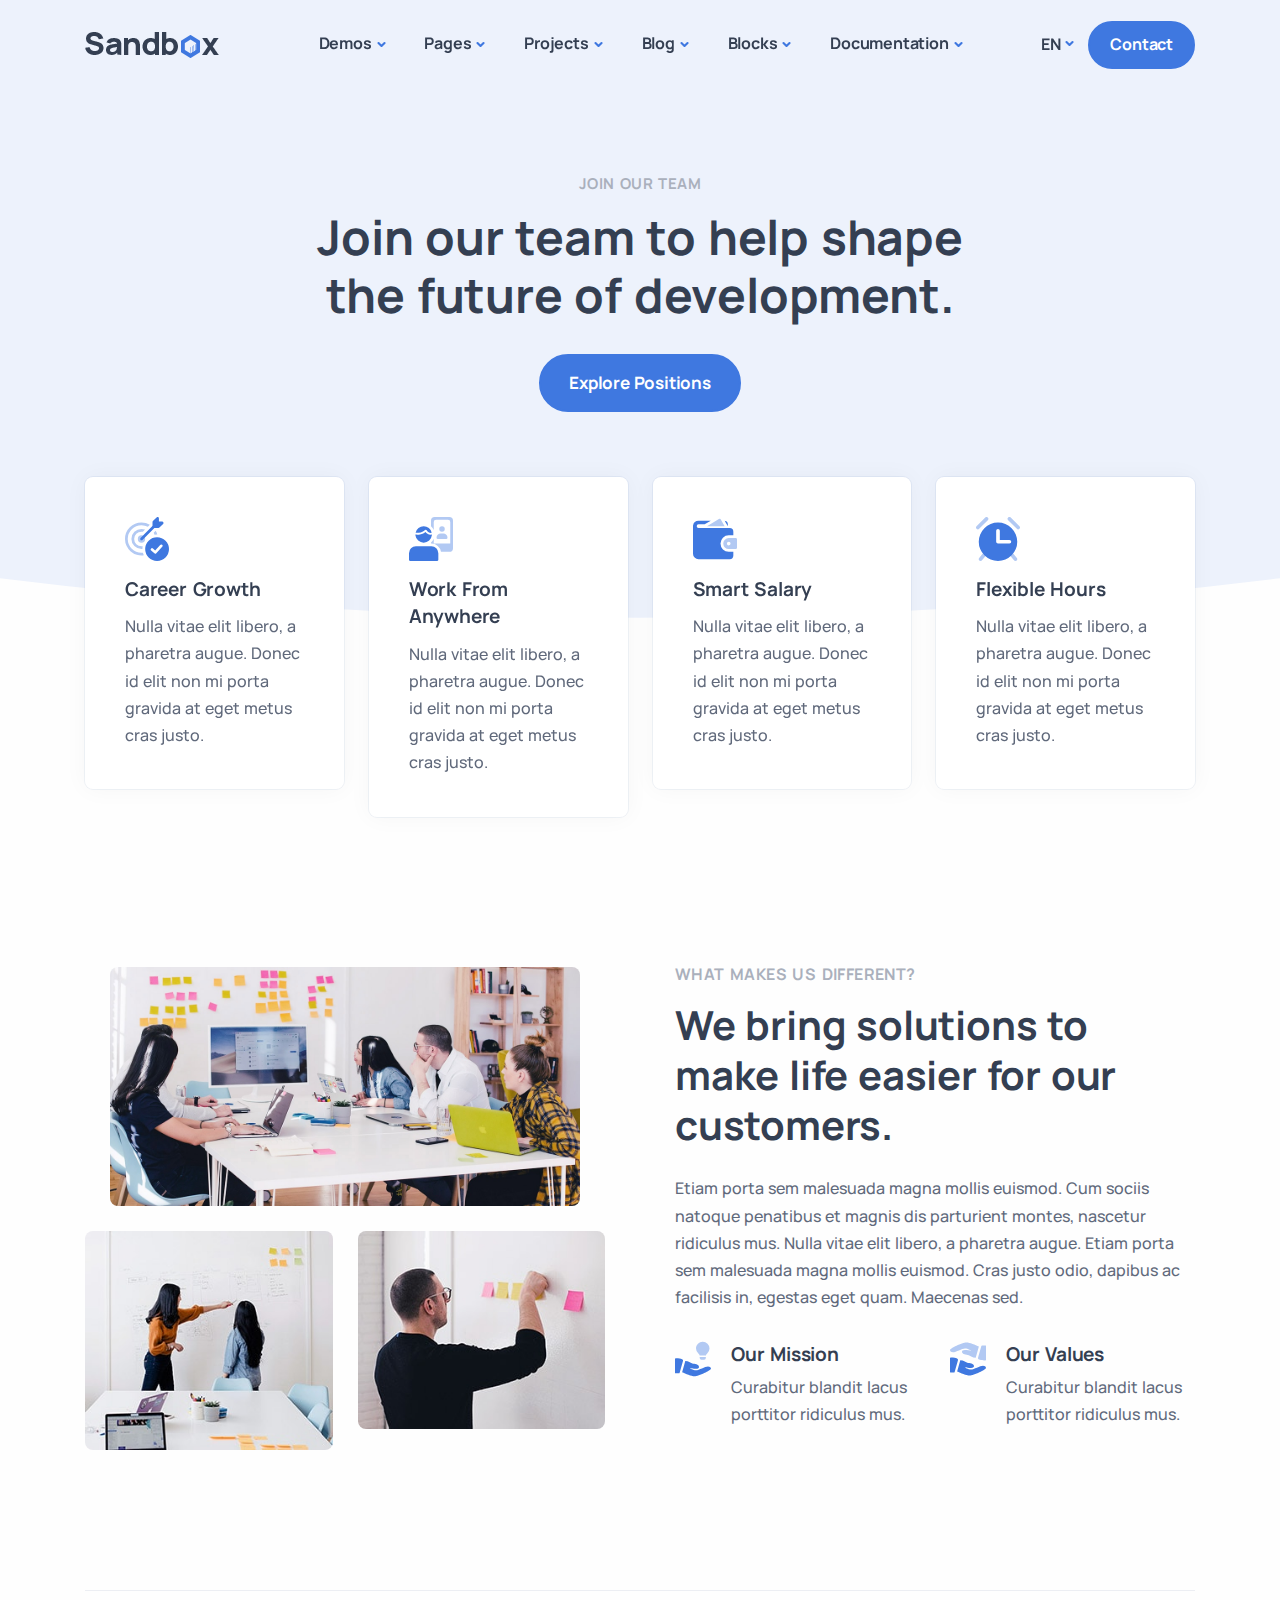
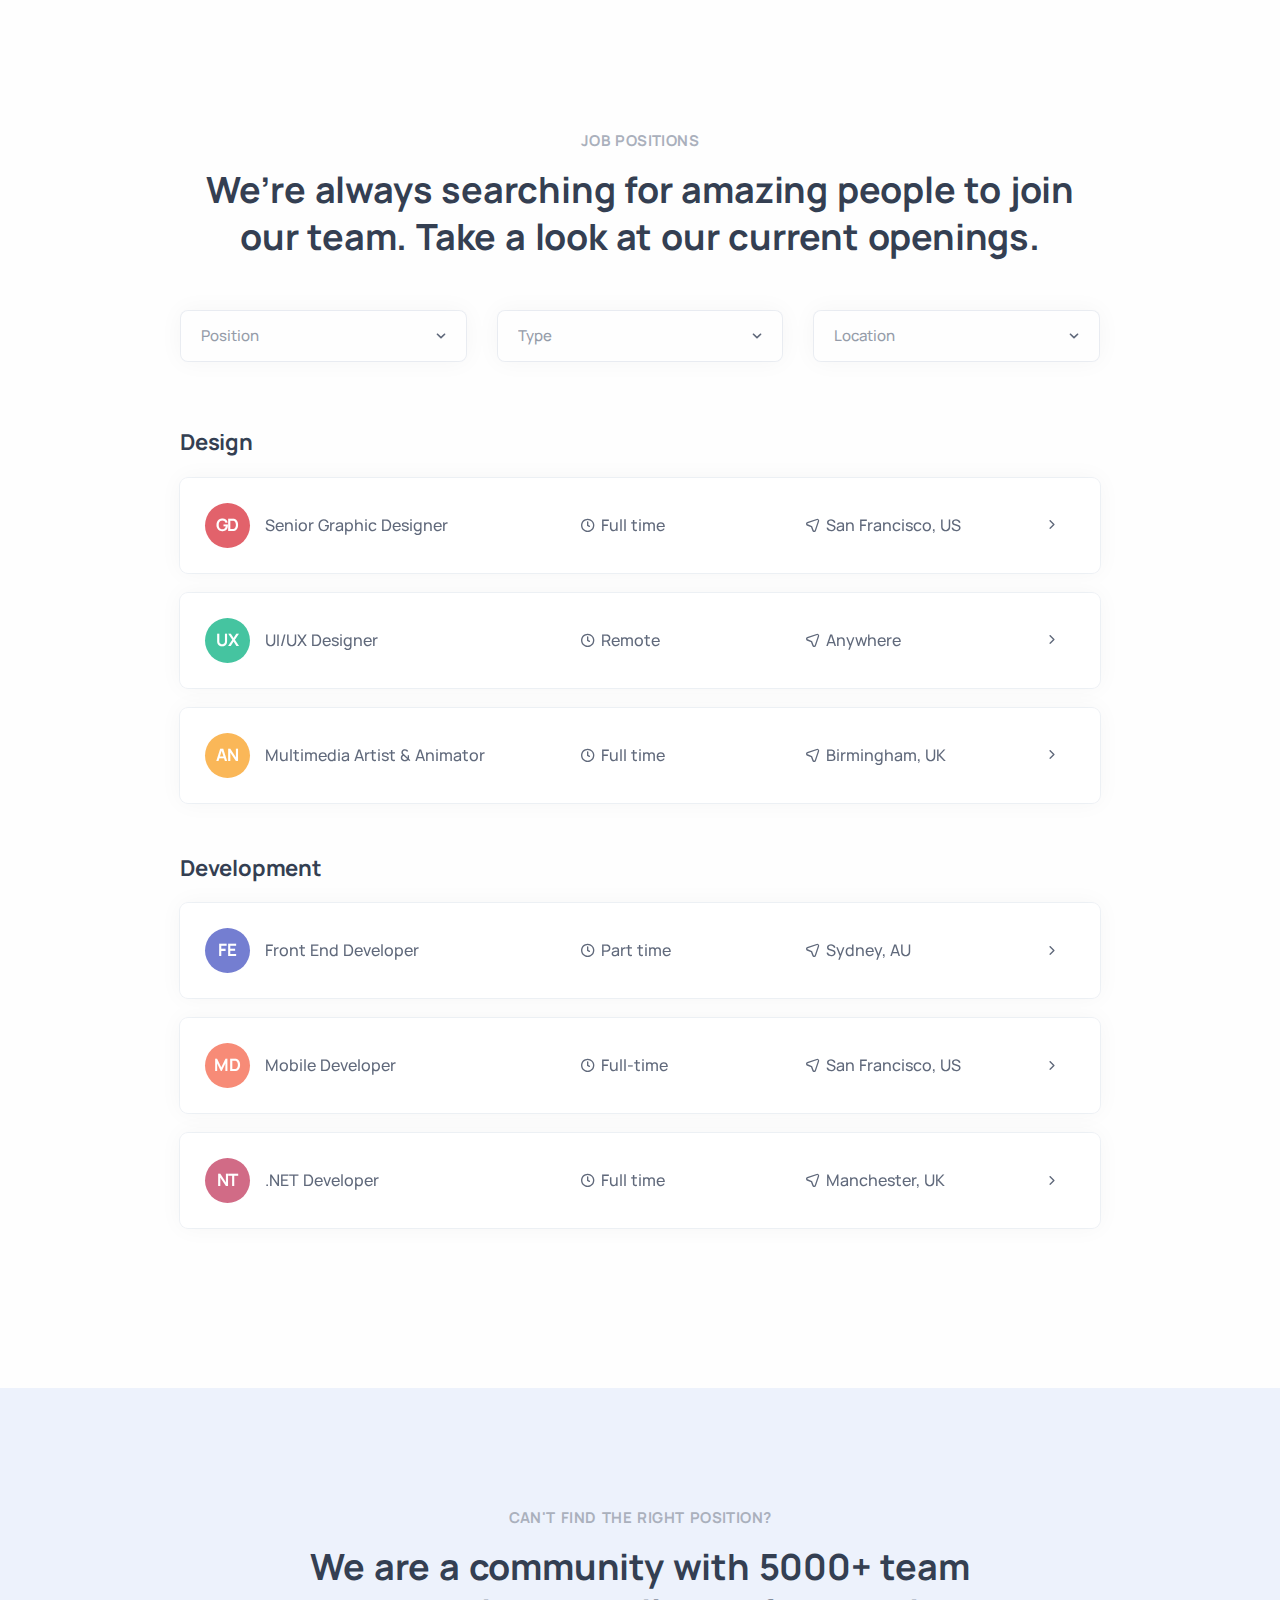
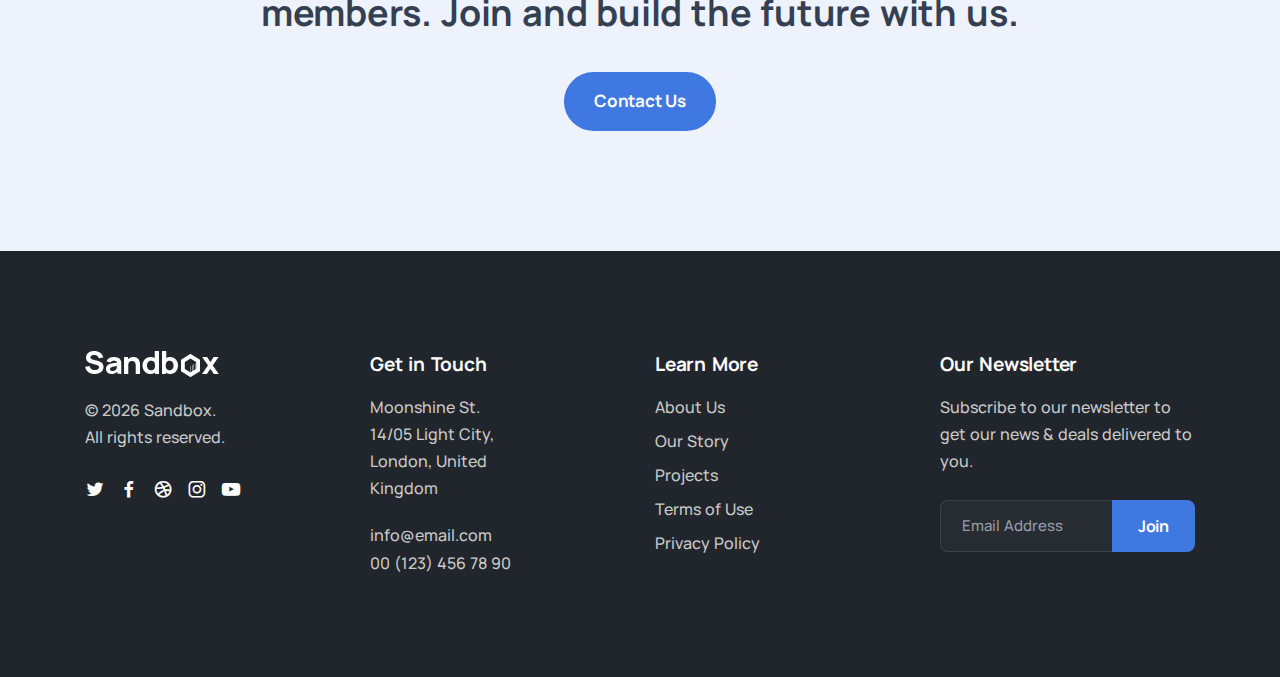
<file: career2.html>
<!DOCTYPE html>
<html lang="en">

<head>
  <meta charset="utf-8">
  <meta name="viewport" content="width=device-width, initial-scale=1.0">
  <meta name="description" content="An impressive and flawless site template that includes various UI elements and countless features, attractive ready-made blocks and rich pages, basically everything you need to create a unique and professional website.">
  <meta name="keywords" content="bootstrap 5, business, corporate, creative, gulp, marketing, minimal, modern, multipurpose, one page, responsive, saas, sass, seo, startup, html5 template, site template">
  <meta name="author" content="elemis">
  <title>Sandbox - Modern & Multipurpose Bootstrap 5 Template</title>
  <link rel="shortcut icon" href="./assets/img/favicon.png">
  <link rel="stylesheet" href="./assets/css/plugins.css">
  <link rel="stylesheet" href="./assets/css/style.css">
</head>

<body>
  <div class="content-wrapper">
    <header class="wrapper bg-soft-primary">
      <nav class="navbar navbar-expand-lg center-nav transparent navbar-light">
        <div class="container flex-lg-row flex-nowrap align-items-center">
          <div class="navbar-brand w-100">
            <a href="./index.html">
              <img src="./assets/img/logo.png" srcset="./assets/img/logo@2x.png 2x" alt="" />
            </a>
          </div>
          <div class="navbar-collapse offcanvas offcanvas-nav offcanvas-start">
            <div class="offcanvas-header d-lg-none">
              <h3 class="text-white fs-30 mb-0">Sandbox</h3>
              <button type="button" class="btn-close btn-close-white" data-bs-dismiss="offcanvas" aria-label="Close"></button>
            </div>
            <div class="offcanvas-body ms-lg-auto d-flex flex-column h-100">
              <ul class="navbar-nav">
                <li class="nav-item dropdown dropdown-mega">
                  <a class="nav-link dropdown-toggle" href="#" data-bs-toggle="dropdown">Demos</a>
                  <ul class="dropdown-menu mega-menu mega-menu-dark mega-menu-img">
                    <li class="mega-menu-content mega-menu-scroll">
                      <ul class="row row-cols-1 row-cols-lg-6 gx-0 gx-lg-4 gy-lg-2 list-unstyled">
                        <li class="col">
                          <a class="dropdown-item" href="./demo1.html">
                            <figure class="rounded lift d-none d-lg-block"><img src="./assets/img/demos/mi1.jpg" srcset="./assets/img/demos/mi1@2x.jpg 2x" alt=""></figure>
                            <span class="d-lg-none">Demo 1</span>
                          </a>
                        </li>
                        <li class="col">
                          <a class="dropdown-item" href="./demo2.html">
                            <figure class="rounded lift d-none d-lg-block"><img src="./assets/img/demos/mi2.jpg" srcset="./assets/img/demos/mi2@2x.jpg 2x" alt=""></figure>
                            <span class="d-lg-none">Demo 2</span>
                          </a>
                        </li>
                        <li class="col">
                          <a class="dropdown-item" href="./demo3.html">
                            <figure class="rounded lift d-none d-lg-block"><img src="./assets/img/demos/mi3.jpg" srcset="./assets/img/demos/mi3@2x.jpg 2x" alt=""></figure>
                            <span class="d-lg-none">Demo 3</span>
                          </a>
                        </li>
                        <li class="col">
                          <a class="dropdown-item" href="./demo4.html">
                            <figure class="rounded lift d-none d-lg-block"><img src="./assets/img/demos/mi4.jpg" srcset="./assets/img/demos/mi4@2x.jpg 2x" alt=""></figure>
                            <span class="d-lg-none">Demo 4</span>
                          </a>
                        </li>
                        <li class="col">
                          <a class="dropdown-item" href="./demo5.html">
                            <figure class="rounded lift d-none d-lg-block"><img src="./assets/img/demos/mi5.jpg" srcset="./assets/img/demos/mi5@2x.jpg 2x" alt=""></figure>
                            <span class="d-lg-none">Demo 5</span>
                          </a>
                        </li>
                        <li class="col">
                          <a class="dropdown-item" href="./demo6.html">
                            <figure class="rounded lift d-none d-lg-block"><img src="./assets/img/demos/mi6.jpg" srcset="./assets/img/demos/mi6@2x.jpg 2x" alt=""></figure>
                            <span class="d-lg-none">Demo 6</span>
                          </a>
                        </li>
                        <li class="col">
                          <a class="dropdown-item" href="./demo7.html">
                            <figure class="rounded lift d-none d-lg-block"><img src="./assets/img/demos/mi7.jpg" srcset="./assets/img/demos/mi7@2x.jpg 2x" alt=""></figure>
                            <span class="d-lg-none">Demo 7</span>
                          </a>
                        </li>
                        <li class="col">
                          <a class="dropdown-item" href="./demo8.html">
                            <figure class="rounded lift d-none d-lg-block"><img src="./assets/img/demos/mi8.jpg" srcset="./assets/img/demos/mi8@2x.jpg 2x" alt=""></figure>
                            <span class="d-lg-none">Demo 8</span>
                          </a>
                        </li>
                        <li class="col">
                          <a class="dropdown-item" href="./demo9.html">
                            <figure class="rounded lift d-none d-lg-block"><img src="./assets/img/demos/mi9.jpg" srcset="./assets/img/demos/mi9@2x.jpg 2x" alt=""></figure>
                            <span class="d-lg-none">Demo 9</span>
                          </a>
                        </li>
                        <li class="col">
                          <a class="dropdown-item" href="./demo10.html">
                            <figure class="rounded lift d-none d-lg-block"><img src="./assets/img/demos/mi10.jpg" srcset="./assets/img/demos/mi10@2x.jpg 2x" alt=""></figure>
                            <span class="d-lg-none">Demo 10</span>
                          </a>
                        </li>
                        <li class="col">
                          <a class="dropdown-item" href="./demo11.html">
                            <figure class="rounded lift d-none d-lg-block"><img src="./assets/img/demos/mi11.jpg" srcset="./assets/img/demos/mi11@2x.jpg 2x" alt=""></figure>
                            <span class="d-lg-none">Demo 11</span>
                          </a>
                        </li>
                        <li class="col">
                          <a class="dropdown-item" href="./demo12.html">
                            <figure class="rounded lift d-none d-lg-block"><img src="./assets/img/demos/mi12.jpg" srcset="./assets/img/demos/mi12@2x.jpg 2x" alt=""></figure>
                            <span class="d-lg-none">Demo 12</span>
                          </a>
                        </li>
                        <li class="col">
                          <a class="dropdown-item" href="./demo13.html">
                            <figure class="rounded lift d-none d-lg-block"><img src="./assets/img/demos/mi13.jpg" srcset="./assets/img/demos/mi13@2x.jpg 2x" alt=""></figure>
                            <span class="d-lg-none">Demo 13</span>
                          </a>
                        </li>
                        <li class="col">
                          <a class="dropdown-item" href="./demo14.html">
                            <figure class="rounded lift d-none d-lg-block"><img src="./assets/img/demos/mi14.jpg" srcset="./assets/img/demos/mi14@2x.jpg 2x" alt=""></figure>
                            <span class="d-lg-none">Demo 14</span>
                          </a>
                        </li>
                        <li class="col">
                          <a class="dropdown-item" href="./demo15.html">
                            <figure class="rounded lift d-none d-lg-block"><img src="./assets/img/demos/mi15.jpg" srcset="./assets/img/demos/mi15@2x.jpg 2x" alt=""></figure>
                            <span class="d-lg-none">Demo 15</span>
                          </a>
                        </li>
                        <li class="col">
                          <a class="dropdown-item" href="./demo16.html">
                            <figure class="rounded lift d-none d-lg-block"><img src="./assets/img/demos/mi16.jpg" srcset="./assets/img/demos/mi16@2x.jpg 2x" alt=""></figure>
                            <span class="d-lg-none">Demo 16</span>
                          </a>
                        </li>
                        <li class="col">
                          <a class="dropdown-item" href="./demo17.html">
                            <figure class="rounded lift d-none d-lg-block"><img src="./assets/img/demos/mi17.jpg" srcset="./assets/img/demos/mi17@2x.jpg 2x" alt=""></figure>
                            <span class="d-lg-none">Demo 17</span>
                          </a>
                        </li>
                        <li class="col">
                          <a class="dropdown-item" href="./demo18.html">
                            <figure class="rounded lift d-none d-lg-block"><img src="./assets/img/demos/mi18.jpg" srcset="./assets/img/demos/mi18@2x.jpg 2x" alt=""></figure>
                            <span class="d-lg-none">Demo 18</span>
                          </a>
                        </li>
                        <li class="col">
                          <a class="dropdown-item" href="./demo19.html">
                            <figure class="rounded lift d-none d-lg-block"><img src="./assets/img/demos/mi19.jpg" srcset="./assets/img/demos/mi19@2x.jpg 2x" alt=""></figure>
                            <span class="d-lg-none">Demo 19</span>
                          </a>
                        </li>
                        <li class="col">
                          <a class="dropdown-item" href="./demo20.html">
                            <figure class="rounded lift d-none d-lg-block"><img src="./assets/img/demos/mi20.jpg" srcset="./assets/img/demos/mi20@2x.jpg 2x" alt=""></figure>
                            <span class="d-lg-none">Demo 20</span>
                          </a>
                        </li>
                        <li class="col">
                          <a class="dropdown-item" href="./demo21.html">
                            <figure class="rounded lift d-none d-lg-block"><img src="./assets/img/demos/mi21.jpg" srcset="./assets/img/demos/mi21@2x.jpg 2x" alt=""></figure>
                            <span class="d-lg-none">Demo 21</span>
                          </a>
                        </li>
                        <li class="col">
                          <a class="dropdown-item" href="./demo22.html">
                            <figure class="rounded lift d-none d-lg-block"><img src="./assets/img/demos/mi22.jpg" srcset="./assets/img/demos/mi22@2x.jpg 2x" alt=""></figure>
                            <span class="d-lg-none">Demo 22</span>
                          </a>
                        </li>
                        <li class="col">
                          <a class="dropdown-item" href="./demo23.html">
                            <figure class="rounded lift d-none d-lg-block"><img src="./assets/img/demos/mi23.jpg" srcset="./assets/img/demos/mi23@2x.jpg 2x" alt=""></figure>
                            <span class="d-lg-none">Demo 23</span>
                          </a>
                        </li>
                        <li class="col">
                          <a class="dropdown-item" href="./demo24.html">
                            <figure class="rounded lift d-none d-lg-block"><img src="./assets/img/demos/mi24.jpg" srcset="./assets/img/demos/mi24@2x.jpg 2x" alt=""></figure>
                            <span class="d-lg-none">Demo 24</span>
                          </a>
                        </li>
                        <li class="col">
                          <a class="dropdown-item" href="./demo25.html">
                            <figure class="rounded lift d-none d-lg-block"><img src="./assets/img/demos/mi25.jpg" srcset="./assets/img/demos/mi25@2x.jpg 2x" alt=""></figure>
                            <span class="d-lg-none">Demo 25</span>
                          </a>
                        </li>
                        <li class="col">
                          <a class="dropdown-item" href="./demo26.html">
                            <figure class="rounded lift d-none d-lg-block"><img src="./assets/img/demos/mi26.jpg" srcset="./assets/img/demos/mi26@2x.jpg 2x" alt=""></figure>
                            <span class="d-lg-none">Demo 26</span>
                          </a>
                        </li>
                        <li class="col">
                          <a class="dropdown-item" href="./demo27.html">
                            <figure class="rounded lift d-none d-lg-block"><img src="./assets/img/demos/mi27.jpg" srcset="./assets/img/demos/mi27@2x.jpg 2x" alt=""></figure>
                            <span class="d-lg-none">Demo 27</span>
                          </a>
                        </li>
                        <li class="col">
                          <a class="dropdown-item" href="./demo28.html">
                            <figure class="rounded lift d-none d-lg-block"><img src="./assets/img/demos/mi28.jpg" srcset="./assets/img/demos/mi28@2x.jpg 2x" alt=""></figure>
                            <span class="d-lg-none">Demo 28</span>
                          </a>
                        </li>
                        <li class="col">
                          <a class="dropdown-item" href="./demo29.html">
                            <figure class="rounded lift d-none d-lg-block"><img src="./assets/img/demos/mi29.jpg" srcset="./assets/img/demos/mi29@2x.jpg 2x" alt=""></figure>
                            <span class="d-lg-none">Demo 29</span>
                          </a>
                        </li>
                        <li class="col">
                          <a class="dropdown-item" href="./demo30.html">
                            <figure class="rounded lift d-none d-lg-block"><img src="./assets/img/demos/mi30.jpg" srcset="./assets/img/demos/mi30@2x.jpg 2x" alt=""></figure>
                            <span class="d-lg-none">Demo 30</span>
                          </a>
                        </li>
                        <li class="col">
                          <a class="dropdown-item" href="./demo31.html">
                            <figure class="rounded lift d-none d-lg-block"><img src="./assets/img/demos/mi31.jpg" srcset="./assets/img/demos/mi31@2x.jpg 2x" alt=""></figure>
                            <span class="d-lg-none">Demo 31</span>
                          </a>
                        </li>
                        <li class="col">
                          <a class="dropdown-item" href="./demo32.html">
                            <figure class="rounded lift d-none d-lg-block"><img src="./assets/img/demos/mi32.jpg" srcset="./assets/img/demos/mi32@2x.jpg 2x" alt=""></figure>
                            <span class="d-lg-none">Demo 32</span>
                          </a>
                        </li>
                        <li class="col">
                          <a class="dropdown-item" href="./demo33.html">
                            <figure class="rounded lift d-none d-lg-block"><img src="./assets/img/demos/mi33.jpg" srcset="./assets/img/demos/mi33@2x.jpg 2x" alt=""></figure>
                            <span class="d-lg-none">Demo 33</span>
                          </a>
                        </li>
                        <li class="col">
                          <a class="dropdown-item" href="./demo34.html">
                            <figure class="rounded lift d-none d-lg-block"><img src="./assets/img/demos/mi34.jpg" srcset="./assets/img/demos/mi34@2x.jpg 2x" alt=""></figure>
                            <span class="d-lg-none">Demo 34</span>
                          </a>
                        </li>
                        <li class="col">
                          <a class="dropdown-item" href="./demo35.html">
                            <figure class="rounded lift d-none d-lg-block"><img src="./assets/img/demos/mi35.jpg" srcset="./assets/img/demos/mi35@2x.jpg 2x" alt=""></figure>
                            <span class="d-lg-none">Demo 35</span>
                          </a>
                        </li>
                        <li class="col">
                          <a class="dropdown-item" href="./demo36.html">
                            <figure class="rounded lift d-none d-lg-block"><img src="./assets/img/demos/mi36.jpg" srcset="./assets/img/demos/mi36@2x.jpg 2x" alt=""></figure>
                            <span class="d-lg-none">Demo 36</span>
                          </a>
                        </li>
                      </ul>
                      <!--/.row -->
                      <span class="d-none d-lg-flex"><i class="uil uil-direction"></i><strong>Scroll to view more</strong></span>
                    </li>
                    <!--/.mega-menu-content-->
                  </ul>
                  <!--/.dropdown-menu -->
                </li>
                <li class="nav-item dropdown">
                  <a class="nav-link dropdown-toggle" href="#" data-bs-toggle="dropdown">Pages</a>
                  <ul class="dropdown-menu">
                    <li class="dropdown dropdown-submenu dropend"><a class="dropdown-item dropdown-toggle" href="#" data-bs-toggle="dropdown">Services</a>
                      <ul class="dropdown-menu">
                        <li class="nav-item"><a class="dropdown-item" href="./services.html">Services I</a></li>
                        <li class="nav-item"><a class="dropdown-item" href="./services2.html">Services II</a></li>
                      </ul>
                    </li>
                    <li class="dropdown dropdown-submenu dropend"><a class="dropdown-item dropdown-toggle" href="#" data-bs-toggle="dropdown">About</a>
                      <ul class="dropdown-menu">
                        <li class="nav-item"><a class="dropdown-item" href="./about.html">About I</a></li>
                        <li class="nav-item"><a class="dropdown-item" href="./about2.html">About II</a></li>
                      </ul>
                    </li>
                    <li class="dropdown dropdown-submenu dropend"><a class="dropdown-item dropdown-toggle" href="#" data-bs-toggle="dropdown">Shop</a>
                      <ul class="dropdown-menu">
                        <li class="nav-item"><a class="dropdown-item" href="./shop.html">Shop I</a></li>
                        <li class="nav-item"><a class="dropdown-item" href="./shop2.html">Shop II</a></li>
                        <li class="nav-item"><a class="dropdown-item" href="./shop-product.html">Product Page</a></li>
                        <li class="nav-item"><a class="dropdown-item" href="./shop-cart.html">Shopping Cart</a></li>
                        <li class="nav-item"><a class="dropdown-item" href="./shop-checkout.html">Checkout</a></li>
                      </ul>
                    </li>
                    <li class="dropdown dropdown-submenu dropend"><a class="dropdown-item dropdown-toggle" href="#" data-bs-toggle="dropdown">Contact</a>
                      <ul class="dropdown-menu">
                        <li class="nav-item"><a class="dropdown-item" href="./contact.html">Contact I</a></li>
                        <li class="nav-item"><a class="dropdown-item" href="./contact2.html">Contact II</a></li>
                        <li class="nav-item"><a class="dropdown-item" href="./contact3.html">Contact III</a></li>
                      </ul>
                    </li>
                    <li class="dropdown dropdown-submenu dropend"><a class="dropdown-item dropdown-toggle" href="#" data-bs-toggle="dropdown">Career</a>
                      <ul class="dropdown-menu">
                        <li class="nav-item"><a class="dropdown-item" href="./career.html">Job Listing I</a></li>
                        <li class="nav-item"><a class="dropdown-item" href="./career2.html">Job Listing II</a></li>
                        <li class="nav-item"><a class="dropdown-item" href="./career-job.html">Job Description</a></li>
                      </ul>
                    </li>
                    <li class="dropdown dropdown-submenu dropend"><a class="dropdown-item dropdown-toggle" href="#" data-bs-toggle="dropdown">Utility</a>
                      <ul class="dropdown-menu">
                        <li class="nav-item"><a class="dropdown-item" href="./404.html">404 Not Found</a></li>
                        <li class="nav-item"><a class="dropdown-item" href="./page-loader.html">Page Loader</a></li>
                        <li class="nav-item"><a class="dropdown-item" href="./signin.html">Sign In I</a></li>
                        <li class="nav-item"><a class="dropdown-item" href="./signin2.html">Sign In II</a></li>
                        <li class="nav-item"><a class="dropdown-item" href="./signup.html">Sign Up I</a></li>
                        <li class="nav-item"><a class="dropdown-item" href="./signup2.html">Sign Up II</a></li>
                        <li class="nav-item"><a class="dropdown-item" href="./terms.html">Terms</a></li>
                      </ul>
                    </li>
                    <li class="nav-item"><a class="dropdown-item" href="./pricing.html">Pricing</a></li>
                    <li class="nav-item"><a class="dropdown-item" href="./onepage.html">One Page</a></li>
                  </ul>
                </li>
                <li class="nav-item dropdown">
                  <a class="nav-link dropdown-toggle" href="#" data-bs-toggle="dropdown">Projects</a>
                  <div class="dropdown-menu dropdown-lg">
                    <div class="dropdown-lg-content">
                      <div>
                        <h6 class="dropdown-header">Project Pages</h6>
                        <ul class="list-unstyled">
                          <li><a class="dropdown-item" href="./projects.html">Projects I</a></li>
                          <li><a class="dropdown-item" href="./projects2.html">Projects II</a></li>
                          <li><a class="dropdown-item" href="./projects3.html">Projects III</a></li>
                          <li><a class="dropdown-item" href="./projects4.html">Projects IV</a></li>
                        </ul>
                      </div>
                      <!-- /.column -->
                      <div>
                        <h6 class="dropdown-header">Single Projects</h6>
                        <ul class="list-unstyled">
                          <li><a class="dropdown-item" href="./single-project.html">Single Project I</a></li>
                          <li><a class="dropdown-item" href="./single-project2.html">Single Project II</a></li>
                          <li><a class="dropdown-item" href="./single-project3.html">Single Project III</a></li>
                          <li><a class="dropdown-item" href="./single-project4.html">Single Project IV</a></li>
                        </ul>
                      </div>
                      <!-- /.column -->
                    </div>
                    <!-- /auto-column -->
                  </div>
                </li>
                <li class="nav-item dropdown">
                  <a class="nav-link dropdown-toggle" href="#" data-bs-toggle="dropdown">Blog</a>
                  <ul class="dropdown-menu">
                    <li class="nav-item"><a class="dropdown-item" href="./blog.html">Blog without Sidebar</a></li>
                    <li class="nav-item"><a class="dropdown-item" href="./blog2.html">Blog with Sidebar</a></li>
                    <li class="nav-item"><a class="dropdown-item" href="./blog3.html">Blog with Left Sidebar</a></li>
                    <li class="dropdown dropdown-submenu dropend"><a class="dropdown-item dropdown-toggle" href="#" data-bs-toggle="dropdown">Blog Posts</a>
                      <ul class="dropdown-menu">
                        <li class="nav-item"><a class="dropdown-item" href="./blog-post.html">Post without Sidebar</a></li>
                        <li class="nav-item"><a class="dropdown-item" href="./blog-post2.html">Post with Sidebar</a></li>
                        <li class="nav-item"><a class="dropdown-item" href="./blog-post3.html">Post with Left Sidebar</a></li>
                      </ul>
                    </li>
                  </ul>
                </li>
                <li class="nav-item dropdown dropdown-mega">
                  <a class="nav-link dropdown-toggle" href="#" data-bs-toggle="dropdown">Blocks</a>
                  <ul class="dropdown-menu mega-menu mega-menu-dark mega-menu-img">
                    <li class="mega-menu-content">
                      <ul class="row row-cols-1 row-cols-lg-6 gx-0 gx-lg-6 gy-lg-4 list-unstyled">
                        <li class="col"><a class="dropdown-item" href="./docs/blocks/about.html">
                            <div class="rounded img-svg d-none d-lg-block p-4 mb-lg-2"><img class="rounded-0" src="./assets/img/demos/block1.svg" alt=""></div>
                            <span>About</span>
                          </a>
                        </li>
                        <li class="col"><a class="dropdown-item" href="./docs/blocks/blog.html">
                            <div class="rounded img-svg d-none d-lg-block p-4 mb-lg-2"><img class="rounded-0" src="./assets/img/demos/block2.svg" alt=""></div>
                            <span>Blog</span>
                          </a>
                        </li>
                        <li class="col"><a class="dropdown-item" href="./docs/blocks/call-to-action.html">
                            <div class="rounded img-svg d-none d-lg-block p-4 mb-lg-2"><img class="rounded-0" src="./assets/img/demos/block3.svg" alt=""></div>
                            <span>Call to Action</span>
                          </a>
                        </li>
                        <li class="col"><a class="dropdown-item" href="./docs/blocks/clients.html">
                            <div class="rounded img-svg d-none d-lg-block p-4 mb-lg-2"><img class="rounded-0" src="./assets/img/demos/block4.svg" alt=""></div>
                            <span>Clients</span>
                          </a>
                        </li>
                        <li class="col"><a class="dropdown-item" href="./docs/blocks/contact.html">
                            <div class="rounded img-svg d-none d-lg-block p-4 mb-lg-2"><img class="rounded-0" src="./assets/img/demos/block5.svg" alt=""></div>
                            <span>Contact</span>
                          </a>
                        </li>
                        <li class="col"><a class="dropdown-item" href="./docs/blocks/facts.html">
                            <div class="rounded img-svg d-none d-lg-block p-4 mb-lg-2"><img class="rounded-0" src="./assets/img/demos/block6.svg" alt=""></div>
                            <span>Facts</span>
                          </a>
                        </li>
                        <li class="col"><a class="dropdown-item" href="./docs/blocks/faq.html">
                            <div class="rounded img-svg d-none d-lg-block p-4 mb-lg-2"><img class="rounded-0" src="./assets/img/demos/block7.svg" alt=""></div>
                            <span>FAQ</span>
                          </a>
                        </li>
                        <li class="col"><a class="dropdown-item" href="./docs/blocks/features.html">
                            <div class="rounded img-svg d-none d-lg-block p-4 mb-lg-2"><img class="rounded-0" src="./assets/img/demos/block8.svg" alt=""></div>
                            <span>Features</span>
                          </a>
                        </li>
                        <li class="col"><a class="dropdown-item" href="./docs/blocks/footer.html">
                            <div class="rounded img-svg d-none d-lg-block p-4 mb-lg-2"><img class="rounded-0" src="./assets/img/demos/block9.svg" alt=""></div>
                            <span>Footer</span>
                          </a>
                        </li>
                        <li class="col"><a class="dropdown-item" href="./docs/blocks/hero.html">
                            <div class="rounded img-svg d-none d-lg-block p-4 mb-lg-2"><img class="rounded-0" src="./assets/img/demos/block10.svg" alt=""></div>
                            <span>Hero</span>
                          </a>
                        </li>
                        <li class="col"><a class="dropdown-item" href="./docs/blocks/misc.html">
                            <div class="rounded img-svg d-none d-lg-block p-4 mb-lg-2"><img class="rounded-0" src="./assets/img/demos/block17.svg" alt=""></div>
                            <span>Misc</span>
                          </a>
                        </li>
                        <li class="col"><a class="dropdown-item" href="./docs/blocks/navbar.html">
                            <div class="rounded img-svg d-none d-lg-block p-4 mb-lg-2"><img class="rounded-0" src="./assets/img/demos/block11.svg" alt=""></div>
                            <span>Navbar</span>
                          </a>
                        </li>
                        <li class="col"><a class="dropdown-item" href="./docs/blocks/portfolio.html">
                            <div class="rounded img-svg d-none d-lg-block p-4 mb-lg-2"><img class="rounded-0" src="./assets/img/demos/block12.svg" alt=""></div>
                            <span>Portfolio</span>
                          </a>
                        </li>
                        <li class="col"><a class="dropdown-item" href="./docs/blocks/pricing.html">
                            <div class="rounded img-svg d-none d-lg-block p-4 mb-lg-2"><img class="rounded-0" src="./assets/img/demos/block13.svg" alt=""></div>
                            <span>Pricing</span>
                          </a>
                        </li>
                        <li class="col"><a class="dropdown-item" href="./docs/blocks/process.html">
                            <div class="rounded img-svg d-none d-lg-block p-4 mb-lg-2"><img class="rounded-0" src="./assets/img/demos/block14.svg" alt=""></div>
                            <span>Process</span>
                          </a>
                        </li>
                        <li class="col"><a class="dropdown-item" href="./docs/blocks/team.html">
                            <div class="rounded img-svg d-none d-lg-block p-4 mb-lg-2"><img class="rounded-0" src="./assets/img/demos/block15.svg" alt=""></div>
                            <span>Team</span>
                          </a>
                        </li>
                        <li class="col"><a class="dropdown-item" href="./docs/blocks/testimonials.html">
                            <div class="rounded img-svg d-none d-lg-block p-4 mb-lg-2"><img class="rounded-0" src="./assets/img/demos/block16.svg" alt=""></div>
                            <span>Testimonials</span>
                          </a>
                        </li>
                      </ul>
                      <!--/.row -->
                    </li>
                    <!--/.mega-menu-content-->
                  </ul>
                  <!--/.dropdown-menu -->
                </li>
                <li class="nav-item dropdown dropdown-mega">
                  <a class="nav-link dropdown-toggle" href="#" data-bs-toggle="dropdown">Documentation</a>
                  <ul class="dropdown-menu mega-menu">
                    <li class="mega-menu-content">
                      <div class="row gx-0 gx-lg-3">
                        <div class="col-lg-4">
                          <h6 class="dropdown-header">Usage</h6>
                          <ul class="list-unstyled cc-2 pb-lg-1">
                            <li><a class="dropdown-item" href="./docs/index.html">Get Started</a></li>
                            <li><a class="dropdown-item" href="./docs/forms.html">Forms</a></li>
                            <li><a class="dropdown-item" href="./docs/faq.html">FAQ</a></li>
                            <li><a class="dropdown-item" href="./docs/changelog.html">Changelog</a></li>
                            <li><a class="dropdown-item" href="./docs/credits.html">Credits</a></li>
                          </ul>
                          <h6 class="dropdown-header mt-lg-6">Styleguide</h6>
                          <ul class="list-unstyled cc-2">
                            <li><a class="dropdown-item" href="./docs/styleguide/colors.html">Colors</a></li>
                            <li><a class="dropdown-item" href="./docs/styleguide/fonts.html">Fonts</a></li>
                            <li><a class="dropdown-item" href="./docs/styleguide/icons-svg.html">SVG Icons</a></li>
                            <li><a class="dropdown-item" href="./docs/styleguide/icons-font.html">Font Icons</a></li>
                            <li><a class="dropdown-item" href="./docs/styleguide/illustrations.html">Illustrations</a></li>
                            <li><a class="dropdown-item" href="./docs/styleguide/backgrounds.html">Backgrounds</a></li>
                            <li><a class="dropdown-item" href="./docs/styleguide/misc.html">Misc</a></li>
                          </ul>
                        </div>
                        <!--/column -->
                        <div class="col-lg-8">
                          <h6 class="dropdown-header">Elements</h6>
                          <ul class="list-unstyled cc-3">
                            <li><a class="dropdown-item" href="./docs/elements/accordion.html">Accordion</a></li>
                            <li><a class="dropdown-item" href="./docs/elements/alerts.html">Alerts</a></li>
                            <li><a class="dropdown-item" href="./docs/elements/animations.html">Animations</a></li>
                            <li><a class="dropdown-item" href="./docs/elements/avatars.html">Avatars</a></li>
                            <li><a class="dropdown-item" href="./docs/elements/background.html">Background</a></li>
                            <li><a class="dropdown-item" href="./docs/elements/badges.html">Badges</a></li>
                            <li><a class="dropdown-item" href="./docs/elements/buttons.html">Buttons</a></li>
                            <li><a class="dropdown-item" href="./docs/elements/card.html">Card</a></li>
                            <li><a class="dropdown-item" href="./docs/elements/carousel.html">Carousel</a></li>
                            <li><a class="dropdown-item" href="./docs/elements/dividers.html">Dividers</a></li>
                            <li><a class="dropdown-item" href="./docs/elements/form-elements.html">Form Elements</a></li>
                            <li><a class="dropdown-item" href="./docs/elements/image-hover.html">Image Hover</a></li>
                            <li><a class="dropdown-item" href="./docs/elements/image-mask.html">Image Mask</a></li>
                            <li><a class="dropdown-item" href="./docs/elements/lightbox.html">Lightbox</a></li>
                            <li><a class="dropdown-item" href="./docs/elements/player.html">Media Player</a></li>
                            <li><a class="dropdown-item" href="./docs/elements/modal.html">Modal</a></li>
                            <li><a class="dropdown-item" href="./docs/elements/pagination.html">Pagination</a></li>
                            <li><a class="dropdown-item" href="./docs/elements/progressbar.html">Progressbar</a></li>
                            <li><a class="dropdown-item" href="./docs/elements/shadows.html">Shadows</a></li>
                            <li><a class="dropdown-item" href="./docs/elements/shapes.html">Shapes</a></li>
                            <li><a class="dropdown-item" href="./docs/elements/tables.html">Tables</a></li>
                            <li><a class="dropdown-item" href="./docs/elements/tabs.html">Tabs</a></li>
                            <li><a class="dropdown-item" href="./docs/elements/text-animations.html">Text Animations</a></li>
                            <li><a class="dropdown-item" href="./docs/elements/text-highlight.html">Text Highlight</a></li>
                            <li><a class="dropdown-item" href="./docs/elements/tiles.html">Tiles</a></li>
                            <li><a class="dropdown-item" href="./docs/elements/tooltips-popovers.html">Tooltips & Popovers</a></li>
                            <li><a class="dropdown-item" href="./docs/elements/typography.html">Typography</a></li>
                          </ul>
                        </div>
                        <!--/column -->
                      </div>
                      <!--/.row -->
                    </li>
                    <!--/.mega-menu-content-->
                  </ul>
                  <!--/.dropdown-menu -->
                </li>
              </ul>
              <!-- /.navbar-nav -->
              <div class="offcanvas-footer d-lg-none">
                <div>
                  <a href="mailto:first.last@email.com" class="link-inverse">info@email.com</a>
                  <br /> 00 (123) 456 78 90 <br />
                  <nav class="nav social social-white mt-4">
                    <a href="#"><i class="uil uil-twitter"></i></a>
                    <a href="#"><i class="uil uil-facebook-f"></i></a>
                    <a href="#"><i class="uil uil-dribbble"></i></a>
                    <a href="#"><i class="uil uil-instagram"></i></a>
                    <a href="#"><i class="uil uil-youtube"></i></a>
                  </nav>
                  <!-- /.social -->
                </div>
              </div>
              <!-- /.offcanvas-footer -->
            </div>
            <!-- /.offcanvas-body -->
          </div>
          <!-- /.navbar-collapse -->
          <div class="navbar-other w-100 d-flex ms-auto">
            <ul class="navbar-nav flex-row align-items-center ms-auto">
              <li class="nav-item dropdown language-select text-uppercase">
                <a class="nav-link dropdown-item dropdown-toggle" href="#" role="button" data-bs-toggle="dropdown" aria-haspopup="true" aria-expanded="false">En</a>
                <ul class="dropdown-menu">
                  <li class="nav-item"><a class="dropdown-item" href="#">En</a></li>
                  <li class="nav-item"><a class="dropdown-item" href="#">De</a></li>
                  <li class="nav-item"><a class="dropdown-item" href="#">Es</a></li>
                </ul>
              </li>
              <li class="nav-item d-none d-md-block">
                <a href="./contact.html" class="btn btn-sm btn-primary rounded-pill">Contact</a>
              </li>
              <li class="nav-item d-lg-none">
                <button class="hamburger offcanvas-nav-btn"><span></span></button>
              </li>
            </ul>
            <!-- /.navbar-nav -->
          </div>
          <!-- /.navbar-other -->
        </div>
        <!-- /.container -->
      </nav>
      <!-- /.navbar -->
    </header>
    <!-- /header -->
    <section class="wrapper bg-soft-primary position-relative">
      <div class="container pt-10 pb-17 pt-md-14 text-center">
        <div class="row">
          <div class="col-lg-8 mx-auto mb-5">
            <h1 class="fs-15 text-uppercase text-muted mb-3">Join Our Team</h1>
            <h3 class="display-1 mb-6">Join our team to help shape the future of development.</h3>
            <a href="#" class="btn btn-lg btn-primary rounded-pill">Explore Positions</a>
          </div>
          <!-- /column -->
        </div>
        <!-- /.row -->
      </div>
      <!-- /.container -->
      <div class="overflow-hidden">
        <div class="divider text-light mx-n2">
          <svg xmlns="http://www.w3.org/2000/svg" viewBox="0 0 1440 60">
            <path fill="currentColor" d="M0,0V60H1440V0A5771,5771,0,0,1,0,0Z" />
          </svg>
        </div>
      </div>
    </section>
    <!-- /section -->
    <section class="wrapper bg-light">
      <div class="container pb-15 pb-md-17">
        <div class="row gx-md-5 gy-5 mt-n18 mt-md-n19">
          <div class="col-md-6 col-xl-3">
            <div class="card lift">
              <div class="card-body">
                <img src="./assets/img/icons/solid/target.svg" class="svg-inject icon-svg icon-svg-sm solid-mono text-primary mb-3" alt="" />
                <h4>Career Growth</h4>
                <p class="mb-0">Nulla vitae elit libero, a pharetra augue. Donec id elit non mi porta gravida at eget metus cras justo.</p>
              </div>
              <!--/.card-body -->
            </div>
            <!--/.card -->
          </div>
          <!--/column -->
          <div class="col-md-6 col-xl-3">
            <div class="card lift">
              <div class="card-body">
                <img src="./assets/img/icons/solid/videocall.svg" class="svg-inject icon-svg icon-svg-sm solid-mono text-primary mb-3" alt="" />
                <h4>Work From Anywhere</h4>
                <p class="mb-0">Nulla vitae elit libero, a pharetra augue. Donec id elit non mi porta gravida at eget metus cras justo.</p>
              </div>
              <!--/.card-body -->
            </div>
            <!--/.card -->
          </div>
          <!--/column -->
          <div class="col-md-6 col-xl-3">
            <div class="card lift">
              <div class="card-body">
                <img src="./assets/img/icons/solid/wallet.svg" class="svg-inject icon-svg icon-svg-sm solid-mono text-primary mb-3" alt="" />
                <h4>Smart Salary</h4>
                <p class="mb-0">Nulla vitae elit libero, a pharetra augue. Donec id elit non mi porta gravida at eget metus cras justo.</p>
              </div>
              <!--/.card-body -->
            </div>
            <!--/.card -->
          </div>
          <!--/column -->
          <div class="col-md-6 col-xl-3">
            <div class="card lift">
              <div class="card-body">
                <img src="./assets/img/icons/solid/alarm.svg" class="svg-inject icon-svg icon-svg-sm solid-mono text-primary mb-3" alt="" />
                <h4>Flexible Hours</h4>
                <p class="mb-0">Nulla vitae elit libero, a pharetra augue. Donec id elit non mi porta gravida at eget metus cras justo.</p>
              </div>
              <!--/.card-body -->
            </div>
            <!--/.card -->
          </div>
          <!--/column -->
        </div>
        <!--/.row -->
        <div class="row gy-10 gy-sm-13 gx-md-8 gx-xl-12 align-items-center mt-12">
          <div class="col-lg-6">
            <div class="row gx-md-5 gy-5">
              <div class="col-12">
                <figure class="rounded mx-md-5"><img src="./assets/img/photos/g8.jpg" srcset="./assets/img/photos/g8@2x.jpg 2x" alt=""></figure>
              </div>
              <!--/column -->
              <div class="col-md-6">
                <figure class="rounded"><img src="./assets/img/photos/g9.jpg" srcset="./assets/img/photos/g9@2x.jpg 2x" alt=""></figure>
              </div>
              <!--/column -->
              <div class="col-md-6">
                <figure class="rounded"><img src="./assets/img/photos/g10.jpg" srcset="./assets/img/photos/g10@2x.jpg 2x" alt=""></figure>
              </div>
              <!--/column -->
            </div>
            <!--/.row -->
          </div>
          <!--/column -->
          <div class="col-lg-6">
            <h2 class="fs-16 text-uppercase text-muted mb-3 mt-md-n5">What Makes Us Different?</h2>
            <h3 class="display-3 mb-5">We bring solutions to make life easier for our customers.</h3>
            <p class="mb-6">Etiam porta sem malesuada magna mollis euismod. Cum sociis natoque penatibus et magnis dis parturient montes, nascetur ridiculus mus. Nulla vitae elit libero, a pharetra augue. Etiam porta sem malesuada magna mollis euismod. Cras justo odio, dapibus ac facilisis in, egestas eget quam. Maecenas sed.</p>
            <div class="row gy-8">
              <div class="col-md-6">
                <div class="d-flex flex-row">
                  <div>
                    <img src="./assets/img/icons/solid/share.svg" class="svg-inject icon-svg icon-svg-xs solid-mono text-primary me-4" alt="" />
                  </div>
                  <div>
                    <h4 class="mb-1">Our Mission</h4>
                    <p class="mb-0">Curabitur blandit lacus porttitor ridiculus mus.</p>
                  </div>
                </div>
              </div>
              <!--/column -->
              <div class="col-md-6">
                <div class="d-flex flex-row">
                  <div>
                    <img src="./assets/img/icons/solid/partnership.svg" class="svg-inject icon-svg icon-svg-xs solid-mono text-primary me-4" alt="" />
                  </div>
                  <div>
                    <h4 class="mb-1">Our Values</h4>
                    <p class="mb-0">Curabitur blandit lacus porttitor ridiculus mus.</p>
                  </div>
                </div>
              </div>
              <!--/column -->
            </div>
            <!--/.row -->
          </div>
          <!--/column -->
        </div>
        <!--/.row -->
        <hr class="my-14 my-md-17" />
        <div class="row text-center">
          <div class="col-xl-10 mx-auto">
            <h2 class="fs-15 text-uppercase text-muted mb-3">Job Positions</h2>
            <h3 class="display-4 mb-10 px-xxl-15">We’re always searching for amazing people to join our team. Take a look at our current openings.</h3>
          </div>
          <!-- /column -->
        </div>
        <!-- /.row -->
        <div class="row">
          <div class="col-xl-10 mx-auto">
            <form class="filter-form mb-10">
              <div class="row">
                <div class="col-md-4 mb-3">
                  <div class="form-select-wrapper">
                    <select class="form-select" aria-label="">
                      <option selected>Position</option>
                      <option value="position1">Business</option>
                      <option value="position2">Design</option>
                      <option value="position3">Development</option>
                      <option value="position4">Engineering</option>
                      <option value="position5">Finance</option>
                      <option value="position6">Marketing</option>
                    </select>
                  </div>
                </div>
                <div class="col-md-4 mb-3">
                  <div class="form-select-wrapper">
                    <select class="form-select" aria-label="">
                      <option selected>Type</option>
                      <option value="type1">Full-time</option>
                      <option value="type3">Part-time</option>
                      <option value="type4">Remote</option>
                    </select>
                  </div>
                </div>
                <div class="col-md-4 mb-3">
                  <div class="form-select-wrapper">
                    <select class="form-select" aria-label="">
                      <option selected>Location</option>
                      <option value="location1">Chicago, US</option>
                      <option value="location3">Michigan, US</option>
                      <option value="location2">New York, US</option>
                      <option value="location4">Los Angles, US</option>
                      <option value="location5">Moscow, Russia</option>
                      <option value="location6">Sydney, Australia</option>
                      <option value="location7">Birmingham, UK</option>
                      <option value="location8">Manchester, UK</option>
                      <option value="location9">Beijing, China</option>
                    </select>
                  </div>
                </div>
              </div>
            </form>
            <div class="job-list mb-10">
              <h3 class="mb-4">Design</h3>
              <a href="#" class="card mb-4 lift">
                <div class="card-body p-5">
                  <span class="row justify-content-between align-items-center">
                    <span class="col-md-5 mb-2 mb-md-0 d-flex align-items-center text-body">
                      <span class="avatar bg-red text-white w-9 h-9 fs-17 me-3">GD</span> Senior Graphic Designer </span>
                    <span class="col-5 col-md-3 text-body d-flex align-items-center">
                      <i class="uil uil-clock me-1"></i> Full time </span>
                    <span class="col-7 col-md-4 col-lg-3 text-body d-flex align-items-center">
                      <i class="uil uil-location-arrow me-1"></i> San Francisco, US </span>
                    <span class="d-none d-lg-block col-1 text-center text-body">
                      <i class="uil uil-angle-right-b"></i>
                    </span>
                  </span>
                </div>
                <!-- /.card-body -->
              </a>
              <!-- /.card -->
              <a href="#" class="card mb-4 lift">
                <div class="card-body p-5">
                  <span class="row justify-content-between align-items-center">
                    <span class="col-md-5 mb-2 mb-md-0 d-flex align-items-center text-body">
                      <span class="avatar bg-green text-white w-9 h-9 fs-17 me-3">UX</span> UI/UX Designer </span>
                    <span class="col-5 col-md-3 text-body d-flex align-items-center">
                      <i class="uil uil-clock me-1"></i> Remote </span>
                    <span class="col-7 col-md-4 col-lg-3 text-body d-flex align-items-center">
                      <i class="uil uil-location-arrow me-1"></i> Anywhere </span>
                    <span class="d-none d-lg-block col-1 text-center text-body">
                      <i class="uil uil-angle-right-b"></i>
                    </span>
                  </span>
                </div>
                <!-- /.card-body -->
              </a>
              <!-- /.card -->
              <a href="#" class="card mb-4 lift">
                <div class="card-body p-5">
                  <span class="row justify-content-between align-items-center">
                    <span class="col-md-5 mb-2 mb-md-0 d-flex align-items-center text-body">
                      <span class="avatar bg-yellow text-white w-9 h-9 fs-17 me-3">AN</span> Multimedia Artist &amp; Animator </span>
                    <span class="col-5 col-md-3 text-body d-flex align-items-center">
                      <i class="uil uil-clock me-1"></i> Full time </span>
                    <span class="col-7 col-md-4 col-lg-3 text-body d-flex align-items-center">
                      <i class="uil uil-location-arrow me-1"></i> Birmingham, UK </span>
                    <span class="d-none d-lg-block col-1 text-center text-body">
                      <i class="uil uil-angle-right-b"></i>
                    </span>
                  </span>
                </div>
                <!-- /.card-body -->
              </a>
              <!-- /.card -->
            </div>
            <div class="job-list">
              <h3 class="mb-4">Development</h3>
              <a href="#" class="card mb-4 lift">
                <div class="card-body p-5">
                  <span class="row justify-content-between align-items-center">
                    <span class="col-md-5 mb-2 mb-md-0 d-flex align-items-center text-body">
                      <span class="avatar bg-purple text-white w-9 h-9 fs-17 me-3">FE</span> Front End Developer </span>
                    <span class="col-5 col-md-3 text-body d-flex align-items-center">
                      <i class="uil uil-clock me-1"></i> Part time </span>
                    <span class="col-7 col-md-4 col-lg-3 text-body d-flex align-items-center">
                      <i class="uil uil-location-arrow me-1"></i> Sydney, AU </span>
                    <span class="d-none d-lg-block col-1 text-center text-body">
                      <i class="uil uil-angle-right-b"></i>
                    </span>
                  </span>
                </div>
                <!-- /.card-body -->
              </a>
              <!-- /.card -->
              <a href="#" class="card mb-4 lift">
                <div class="card-body p-5">
                  <span class="row justify-content-between align-items-center">
                    <span class="col-md-5 mb-2 mb-md-0 d-flex align-items-center text-body">
                      <span class="avatar bg-orange text-white w-9 h-9 fs-17 me-3">MD</span> Mobile Developer </span>
                    <span class="col-5 col-md-3 text-body d-flex align-items-center">
                      <i class="uil uil-clock me-1"></i> Full-time </span>
                    <span class="col-7 col-md-4 col-lg-3 text-body d-flex align-items-center">
                      <i class="uil uil-location-arrow me-1"></i> San Francisco, US </span>
                    <span class="d-none d-lg-block col-1 text-center text-body">
                      <i class="uil uil-angle-right-b"></i>
                    </span>
                  </span>
                </div>
                <!-- /.card-body -->
              </a>
              <!-- /.card -->
              <a href="#" class="card mb-4 lift">
                <div class="card-body p-5">
                  <span class="row justify-content-between align-items-center">
                    <span class="col-md-5 mb-2 mb-md-0 d-flex align-items-center text-body">
                      <span class="avatar bg-pink text-white w-9 h-9 fs-17 me-3">NT</span> .NET Developer </span>
                    <span class="col-5 col-md-3 text-body d-flex align-items-center">
                      <i class="uil uil-clock me-1"></i> Full time </span>
                    <span class="col-7 col-md-4 col-lg-3 text-body d-flex align-items-center">
                      <i class="uil uil-location-arrow me-1"></i> Manchester, UK </span>
                    <span class="d-none d-lg-block col-1 text-center text-body">
                      <i class="uil uil-angle-right-b"></i>
                    </span>
                  </span>
                </div>
                <!-- /.card-body -->
              </a>
              <!-- /.card -->
            </div>
          </div>
          <!-- /column -->
        </div>
        <!-- /.row -->
      </div>
      <!-- /.container -->
    </section>
    <!-- /section -->
    <section class="wrapper bg-soft-primary">
      <div class="container py-14 py-md-16">
        <div class="row">
          <div class="col-lg-10 col-xl-9 col-xxl-8 mx-auto text-center">
            <h2 class="fs-15 text-uppercase text-muted mb-3">Can't find the right position?</h2>
            <h3 class="display-4 mb-7 px-lg-5 px-xl-0 px-xxl-5">We are a community with 5000+ team members. Join and build the future with us.</h3>
            <a href="#" class="btn btn-lg btn-primary rounded-pill">Contact Us</a>
          </div>
          <!-- /column -->
        </div>
        <!-- /.row -->
      </div>
      <!-- /.container -->
    </section>
    <!-- /section -->
  </div>
  <!-- /.content-wrapper -->
  <footer class="bg-dark text-inverse">
    <div class="container py-13 py-md-15">
      <div class="row gy-6 gy-lg-0">
        <div class="col-md-4 col-lg-3">
          <div class="widget">
            <img class="mb-4" src="./assets/img/logo-light.png" srcset="./assets/img/logo-light@2x.png 2x" alt="" />
            <p class="mb-4">© <script>
                document.write(new Date().getUTCFullYear());
              </script> Sandbox. <br class="d-none d-lg-block" />All rights reserved.</p>
            <nav class="nav social social-white">
              <a href="#"><i class="uil uil-twitter"></i></a>
              <a href="#"><i class="uil uil-facebook-f"></i></a>
              <a href="#"><i class="uil uil-dribbble"></i></a>
              <a href="#"><i class="uil uil-instagram"></i></a>
              <a href="#"><i class="uil uil-youtube"></i></a>
            </nav>
            <!-- /.social -->
          </div>
          <!-- /.widget -->
        </div>
        <!-- /column -->
        <div class="col-md-4 col-lg-3">
          <div class="widget">
            <h4 class="widget-title text-white mb-3">Get in Touch</h4>
            <address class="pe-xl-15 pe-xxl-17">Moonshine St. 14/05 Light City, London, United Kingdom</address>
            <a href="mailto:#">info@email.com</a><br /> 00 (123) 456 78 90
          </div>
          <!-- /.widget -->
        </div>
        <!-- /column -->
        <div class="col-md-4 col-lg-3">
          <div class="widget">
            <h4 class="widget-title text-white mb-3">Learn More</h4>
            <ul class="list-unstyled  mb-0">
              <li><a href="#">About Us</a></li>
              <li><a href="#">Our Story</a></li>
              <li><a href="#">Projects</a></li>
              <li><a href="#">Terms of Use</a></li>
              <li><a href="#">Privacy Policy</a></li>
            </ul>
          </div>
          <!-- /.widget -->
        </div>
        <!-- /column -->
        <div class="col-md-12 col-lg-3">
          <div class="widget">
            <h4 class="widget-title text-white mb-3">Our Newsletter</h4>
            <p class="mb-5">Subscribe to our newsletter to get our news & deals delivered to you.</p>
            <div class="newsletter-wrapper">
              <!-- Begin Mailchimp Signup Form -->
              <div id="mc_embed_signup2">
                <form action="https://elemisfreebies.us20.list-manage.com/subscribe/post?u=aa4947f70a475ce162057838d&amp;id=b49ef47a9a" method="post" id="mc-embedded-subscribe-form2" name="mc-embedded-subscribe-form" class="validate dark-fields" target="_blank" novalidate>
                  <div id="mc_embed_signup_scroll2">
                    <div class="mc-field-group input-group form-floating">
                      <input type="email" value="" name="EMAIL" class="required email form-control" placeholder="Email Address" id="mce-EMAIL2">
                      <label for="mce-EMAIL2">Email Address</label>
                      <input type="submit" value="Join" name="subscribe" id="mc-embedded-subscribe2" class="btn btn-primary ">
                    </div>
                    <div id="mce-responses2" class="clear">
                      <div class="response" id="mce-error-response2" style="display:none"></div>
                      <div class="response" id="mce-success-response2" style="display:none"></div>
                    </div> <!-- real people should not fill this in and expect good things - do not remove this or risk form bot signups-->
                    <div style="position: absolute; left: -5000px;" aria-hidden="true"><input type="text" name="b_ddc180777a163e0f9f66ee014_4b1bcfa0bc" tabindex="-1" value=""></div>
                    <div class="clear"></div>
                  </div>
                </form>
              </div>
              <!--End mc_embed_signup-->
            </div>
            <!-- /.newsletter-wrapper -->
          </div>
          <!-- /.widget -->
        </div>
        <!-- /column -->
      </div>
      <!--/.row -->
    </div>
    <!-- /.container -->
  </footer>
  <div class="progress-wrap">
    <svg class="progress-circle svg-content" width="100%" height="100%" viewBox="-1 -1 102 102">
      <path d="M50,1 a49,49 0 0,1 0,98 a49,49 0 0,1 0,-98" />
    </svg>
  </div>
  <script src="./assets/js/plugins.js"></script>
  <script src="./assets/js/theme.js"></script>
</body>

</html>
</file>
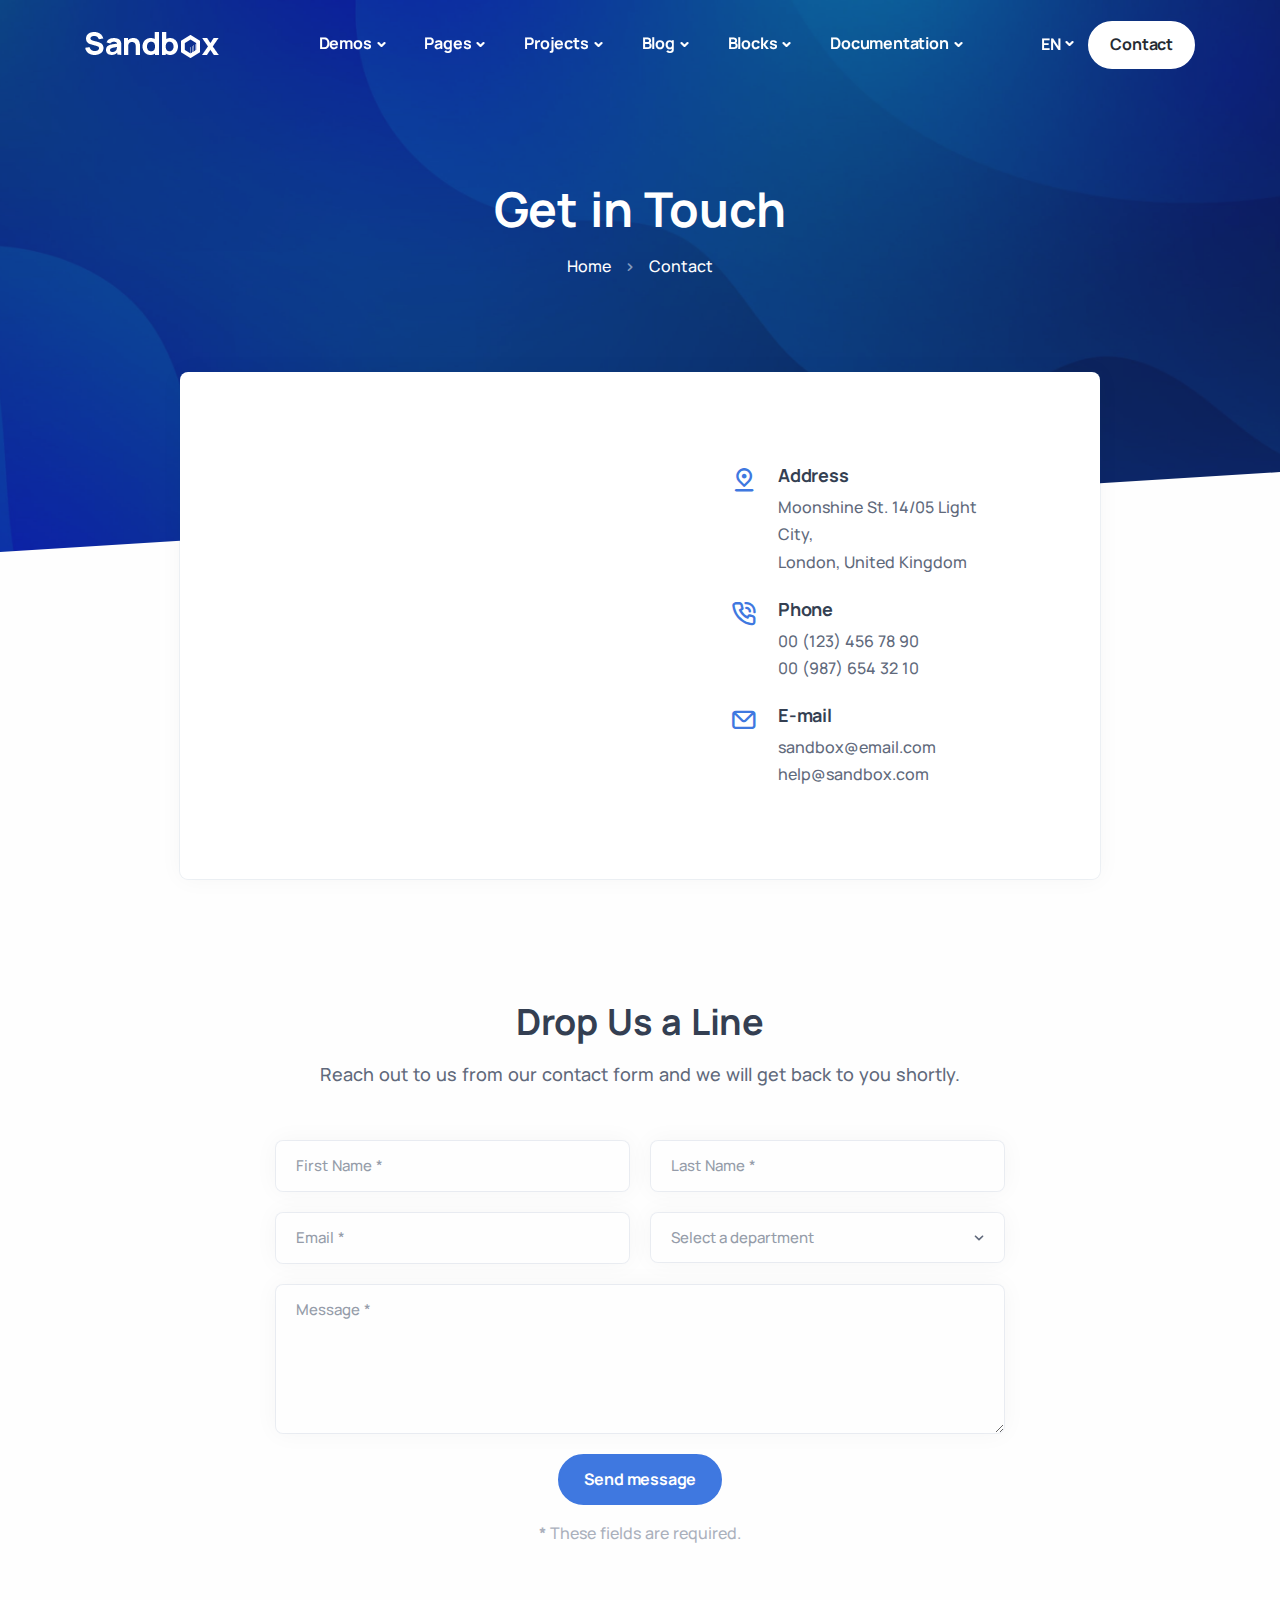
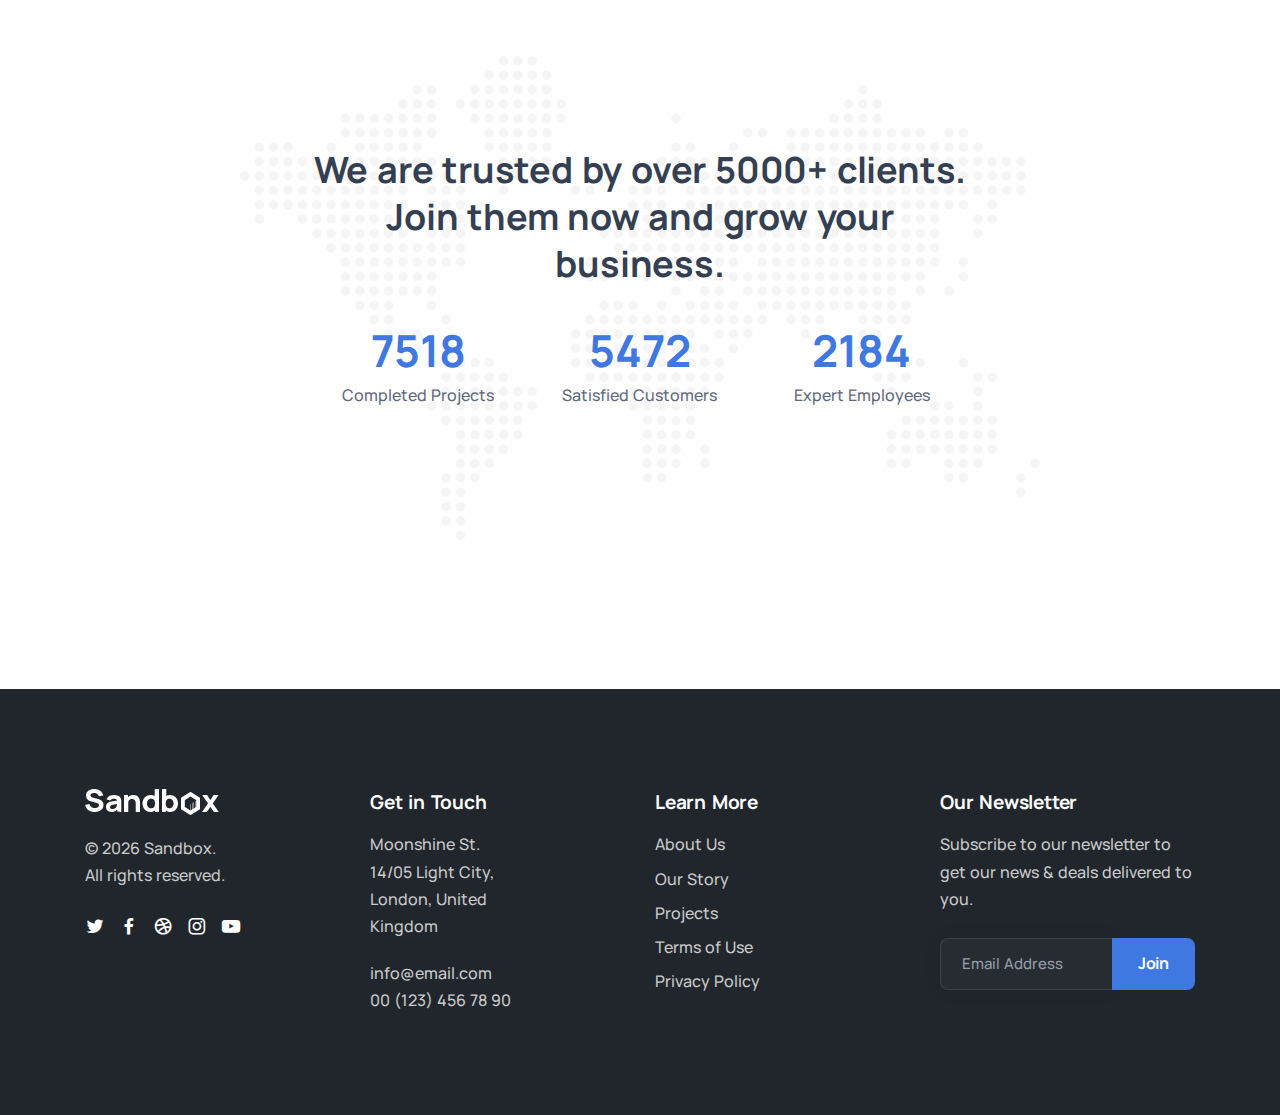
<file: contact.html>
<!DOCTYPE html>
<html lang="en">

<head>
  <meta charset="utf-8">
  <meta name="viewport" content="width=device-width, initial-scale=1.0">
  <meta name="description" content="An impressive and flawless site template that includes various UI elements and countless features, attractive ready-made blocks and rich pages, basically everything you need to create a unique and professional website.">
  <meta name="keywords" content="bootstrap 5, business, corporate, creative, gulp, marketing, minimal, modern, multipurpose, one page, responsive, saas, sass, seo, startup, html5 template, site template">
  <meta name="author" content="elemis">
  <title>Sandbox - Modern & Multipurpose Bootstrap 5 Template</title>
  <link rel="shortcut icon" href="./assets/img/favicon.png">
  <link rel="stylesheet" href="./assets/css/plugins.css">
  <link rel="stylesheet" href="./assets/css/style.css">
</head>

<body>
  <div class="content-wrapper">
    <header class="wrapper bg-soft-primary">
      <nav class="navbar navbar-expand-lg center-nav transparent position-absolute navbar-dark">
        <div class="container flex-lg-row flex-nowrap align-items-center">
          <div class="navbar-brand w-100">
            <a href="./index.html">
              <img class="logo-dark" src="./assets/img/logo.png" srcset="./assets/img/logo@2x.png 2x" alt="" />
              <img class="logo-light" src="./assets/img/logo-light.png" srcset="./assets/img/logo-light@2x.png 2x" alt="" />
            </a>
          </div>
          <div class="navbar-collapse offcanvas offcanvas-nav offcanvas-start">
            <div class="offcanvas-header d-lg-none">
              <h3 class="text-white fs-30 mb-0">Sandbox</h3>
              <button type="button" class="btn-close btn-close-white" data-bs-dismiss="offcanvas" aria-label="Close"></button>
            </div>
            <div class="offcanvas-body ms-lg-auto d-flex flex-column h-100">
              <ul class="navbar-nav">
                <li class="nav-item dropdown dropdown-mega">
                  <a class="nav-link dropdown-toggle" href="#" data-bs-toggle="dropdown">Demos</a>
                  <ul class="dropdown-menu mega-menu mega-menu-dark mega-menu-img">
                    <li class="mega-menu-content mega-menu-scroll">
                      <ul class="row row-cols-1 row-cols-lg-6 gx-0 gx-lg-4 gy-lg-2 list-unstyled">
                        <li class="col">
                          <a class="dropdown-item" href="./demo1.html">
                            <figure class="rounded lift d-none d-lg-block"><img src="./assets/img/demos/mi1.jpg" srcset="./assets/img/demos/mi1@2x.jpg 2x" alt=""></figure>
                            <span class="d-lg-none">Demo 1</span>
                          </a>
                        </li>
                        <li class="col">
                          <a class="dropdown-item" href="./demo2.html">
                            <figure class="rounded lift d-none d-lg-block"><img src="./assets/img/demos/mi2.jpg" srcset="./assets/img/demos/mi2@2x.jpg 2x" alt=""></figure>
                            <span class="d-lg-none">Demo 2</span>
                          </a>
                        </li>
                        <li class="col">
                          <a class="dropdown-item" href="./demo3.html">
                            <figure class="rounded lift d-none d-lg-block"><img src="./assets/img/demos/mi3.jpg" srcset="./assets/img/demos/mi3@2x.jpg 2x" alt=""></figure>
                            <span class="d-lg-none">Demo 3</span>
                          </a>
                        </li>
                        <li class="col">
                          <a class="dropdown-item" href="./demo4.html">
                            <figure class="rounded lift d-none d-lg-block"><img src="./assets/img/demos/mi4.jpg" srcset="./assets/img/demos/mi4@2x.jpg 2x" alt=""></figure>
                            <span class="d-lg-none">Demo 4</span>
                          </a>
                        </li>
                        <li class="col">
                          <a class="dropdown-item" href="./demo5.html">
                            <figure class="rounded lift d-none d-lg-block"><img src="./assets/img/demos/mi5.jpg" srcset="./assets/img/demos/mi5@2x.jpg 2x" alt=""></figure>
                            <span class="d-lg-none">Demo 5</span>
                          </a>
                        </li>
                        <li class="col">
                          <a class="dropdown-item" href="./demo6.html">
                            <figure class="rounded lift d-none d-lg-block"><img src="./assets/img/demos/mi6.jpg" srcset="./assets/img/demos/mi6@2x.jpg 2x" alt=""></figure>
                            <span class="d-lg-none">Demo 6</span>
                          </a>
                        </li>
                        <li class="col">
                          <a class="dropdown-item" href="./demo7.html">
                            <figure class="rounded lift d-none d-lg-block"><img src="./assets/img/demos/mi7.jpg" srcset="./assets/img/demos/mi7@2x.jpg 2x" alt=""></figure>
                            <span class="d-lg-none">Demo 7</span>
                          </a>
                        </li>
                        <li class="col">
                          <a class="dropdown-item" href="./demo8.html">
                            <figure class="rounded lift d-none d-lg-block"><img src="./assets/img/demos/mi8.jpg" srcset="./assets/img/demos/mi8@2x.jpg 2x" alt=""></figure>
                            <span class="d-lg-none">Demo 8</span>
                          </a>
                        </li>
                        <li class="col">
                          <a class="dropdown-item" href="./demo9.html">
                            <figure class="rounded lift d-none d-lg-block"><img src="./assets/img/demos/mi9.jpg" srcset="./assets/img/demos/mi9@2x.jpg 2x" alt=""></figure>
                            <span class="d-lg-none">Demo 9</span>
                          </a>
                        </li>
                        <li class="col">
                          <a class="dropdown-item" href="./demo10.html">
                            <figure class="rounded lift d-none d-lg-block"><img src="./assets/img/demos/mi10.jpg" srcset="./assets/img/demos/mi10@2x.jpg 2x" alt=""></figure>
                            <span class="d-lg-none">Demo 10</span>
                          </a>
                        </li>
                        <li class="col">
                          <a class="dropdown-item" href="./demo11.html">
                            <figure class="rounded lift d-none d-lg-block"><img src="./assets/img/demos/mi11.jpg" srcset="./assets/img/demos/mi11@2x.jpg 2x" alt=""></figure>
                            <span class="d-lg-none">Demo 11</span>
                          </a>
                        </li>
                        <li class="col">
                          <a class="dropdown-item" href="./demo12.html">
                            <figure class="rounded lift d-none d-lg-block"><img src="./assets/img/demos/mi12.jpg" srcset="./assets/img/demos/mi12@2x.jpg 2x" alt=""></figure>
                            <span class="d-lg-none">Demo 12</span>
                          </a>
                        </li>
                        <li class="col">
                          <a class="dropdown-item" href="./demo13.html">
                            <figure class="rounded lift d-none d-lg-block"><img src="./assets/img/demos/mi13.jpg" srcset="./assets/img/demos/mi13@2x.jpg 2x" alt=""></figure>
                            <span class="d-lg-none">Demo 13</span>
                          </a>
                        </li>
                        <li class="col">
                          <a class="dropdown-item" href="./demo14.html">
                            <figure class="rounded lift d-none d-lg-block"><img src="./assets/img/demos/mi14.jpg" srcset="./assets/img/demos/mi14@2x.jpg 2x" alt=""></figure>
                            <span class="d-lg-none">Demo 14</span>
                          </a>
                        </li>
                        <li class="col">
                          <a class="dropdown-item" href="./demo15.html">
                            <figure class="rounded lift d-none d-lg-block"><img src="./assets/img/demos/mi15.jpg" srcset="./assets/img/demos/mi15@2x.jpg 2x" alt=""></figure>
                            <span class="d-lg-none">Demo 15</span>
                          </a>
                        </li>
                        <li class="col">
                          <a class="dropdown-item" href="./demo16.html">
                            <figure class="rounded lift d-none d-lg-block"><img src="./assets/img/demos/mi16.jpg" srcset="./assets/img/demos/mi16@2x.jpg 2x" alt=""></figure>
                            <span class="d-lg-none">Demo 16</span>
                          </a>
                        </li>
                        <li class="col">
                          <a class="dropdown-item" href="./demo17.html">
                            <figure class="rounded lift d-none d-lg-block"><img src="./assets/img/demos/mi17.jpg" srcset="./assets/img/demos/mi17@2x.jpg 2x" alt=""></figure>
                            <span class="d-lg-none">Demo 17</span>
                          </a>
                        </li>
                        <li class="col">
                          <a class="dropdown-item" href="./demo18.html">
                            <figure class="rounded lift d-none d-lg-block"><img src="./assets/img/demos/mi18.jpg" srcset="./assets/img/demos/mi18@2x.jpg 2x" alt=""></figure>
                            <span class="d-lg-none">Demo 18</span>
                          </a>
                        </li>
                        <li class="col">
                          <a class="dropdown-item" href="./demo19.html">
                            <figure class="rounded lift d-none d-lg-block"><img src="./assets/img/demos/mi19.jpg" srcset="./assets/img/demos/mi19@2x.jpg 2x" alt=""></figure>
                            <span class="d-lg-none">Demo 19</span>
                          </a>
                        </li>
                        <li class="col">
                          <a class="dropdown-item" href="./demo20.html">
                            <figure class="rounded lift d-none d-lg-block"><img src="./assets/img/demos/mi20.jpg" srcset="./assets/img/demos/mi20@2x.jpg 2x" alt=""></figure>
                            <span class="d-lg-none">Demo 20</span>
                          </a>
                        </li>
                        <li class="col">
                          <a class="dropdown-item" href="./demo21.html">
                            <figure class="rounded lift d-none d-lg-block"><img src="./assets/img/demos/mi21.jpg" srcset="./assets/img/demos/mi21@2x.jpg 2x" alt=""></figure>
                            <span class="d-lg-none">Demo 21</span>
                          </a>
                        </li>
                        <li class="col">
                          <a class="dropdown-item" href="./demo22.html">
                            <figure class="rounded lift d-none d-lg-block"><img src="./assets/img/demos/mi22.jpg" srcset="./assets/img/demos/mi22@2x.jpg 2x" alt=""></figure>
                            <span class="d-lg-none">Demo 22</span>
                          </a>
                        </li>
                        <li class="col">
                          <a class="dropdown-item" href="./demo23.html">
                            <figure class="rounded lift d-none d-lg-block"><img src="./assets/img/demos/mi23.jpg" srcset="./assets/img/demos/mi23@2x.jpg 2x" alt=""></figure>
                            <span class="d-lg-none">Demo 23</span>
                          </a>
                        </li>
                        <li class="col">
                          <a class="dropdown-item" href="./demo24.html">
                            <figure class="rounded lift d-none d-lg-block"><img src="./assets/img/demos/mi24.jpg" srcset="./assets/img/demos/mi24@2x.jpg 2x" alt=""></figure>
                            <span class="d-lg-none">Demo 24</span>
                          </a>
                        </li>
                        <li class="col">
                          <a class="dropdown-item" href="./demo25.html">
                            <figure class="rounded lift d-none d-lg-block"><img src="./assets/img/demos/mi25.jpg" srcset="./assets/img/demos/mi25@2x.jpg 2x" alt=""></figure>
                            <span class="d-lg-none">Demo 25</span>
                          </a>
                        </li>
                        <li class="col">
                          <a class="dropdown-item" href="./demo26.html">
                            <figure class="rounded lift d-none d-lg-block"><img src="./assets/img/demos/mi26.jpg" srcset="./assets/img/demos/mi26@2x.jpg 2x" alt=""></figure>
                            <span class="d-lg-none">Demo 26</span>
                          </a>
                        </li>
                        <li class="col">
                          <a class="dropdown-item" href="./demo27.html">
                            <figure class="rounded lift d-none d-lg-block"><img src="./assets/img/demos/mi27.jpg" srcset="./assets/img/demos/mi27@2x.jpg 2x" alt=""></figure>
                            <span class="d-lg-none">Demo 27</span>
                          </a>
                        </li>
                        <li class="col">
                          <a class="dropdown-item" href="./demo28.html">
                            <figure class="rounded lift d-none d-lg-block"><img src="./assets/img/demos/mi28.jpg" srcset="./assets/img/demos/mi28@2x.jpg 2x" alt=""></figure>
                            <span class="d-lg-none">Demo 28</span>
                          </a>
                        </li>
                        <li class="col">
                          <a class="dropdown-item" href="./demo29.html">
                            <figure class="rounded lift d-none d-lg-block"><img src="./assets/img/demos/mi29.jpg" srcset="./assets/img/demos/mi29@2x.jpg 2x" alt=""></figure>
                            <span class="d-lg-none">Demo 29</span>
                          </a>
                        </li>
                        <li class="col">
                          <a class="dropdown-item" href="./demo30.html">
                            <figure class="rounded lift d-none d-lg-block"><img src="./assets/img/demos/mi30.jpg" srcset="./assets/img/demos/mi30@2x.jpg 2x" alt=""></figure>
                            <span class="d-lg-none">Demo 30</span>
                          </a>
                        </li>
                        <li class="col">
                          <a class="dropdown-item" href="./demo31.html">
                            <figure class="rounded lift d-none d-lg-block"><img src="./assets/img/demos/mi31.jpg" srcset="./assets/img/demos/mi31@2x.jpg 2x" alt=""></figure>
                            <span class="d-lg-none">Demo 31</span>
                          </a>
                        </li>
                        <li class="col">
                          <a class="dropdown-item" href="./demo32.html">
                            <figure class="rounded lift d-none d-lg-block"><img src="./assets/img/demos/mi32.jpg" srcset="./assets/img/demos/mi32@2x.jpg 2x" alt=""></figure>
                            <span class="d-lg-none">Demo 32</span>
                          </a>
                        </li>
                        <li class="col">
                          <a class="dropdown-item" href="./demo33.html">
                            <figure class="rounded lift d-none d-lg-block"><img src="./assets/img/demos/mi33.jpg" srcset="./assets/img/demos/mi33@2x.jpg 2x" alt=""></figure>
                            <span class="d-lg-none">Demo 33</span>
                          </a>
                        </li>
                        <li class="col">
                          <a class="dropdown-item" href="./demo34.html">
                            <figure class="rounded lift d-none d-lg-block"><img src="./assets/img/demos/mi34.jpg" srcset="./assets/img/demos/mi34@2x.jpg 2x" alt=""></figure>
                            <span class="d-lg-none">Demo 34</span>
                          </a>
                        </li>
                        <li class="col">
                          <a class="dropdown-item" href="./demo35.html">
                            <figure class="rounded lift d-none d-lg-block"><img src="./assets/img/demos/mi35.jpg" srcset="./assets/img/demos/mi35@2x.jpg 2x" alt=""></figure>
                            <span class="d-lg-none">Demo 35</span>
                          </a>
                        </li>
                        <li class="col">
                          <a class="dropdown-item" href="./demo36.html">
                            <figure class="rounded lift d-none d-lg-block"><img src="./assets/img/demos/mi36.jpg" srcset="./assets/img/demos/mi36@2x.jpg 2x" alt=""></figure>
                            <span class="d-lg-none">Demo 36</span>
                          </a>
                        </li>
                      </ul>
                      <!--/.row -->
                      <span class="d-none d-lg-flex"><i class="uil uil-direction"></i><strong>Scroll to view more</strong></span>
                    </li>
                    <!--/.mega-menu-content-->
                  </ul>
                  <!--/.dropdown-menu -->
                </li>
                <li class="nav-item dropdown">
                  <a class="nav-link dropdown-toggle" href="#" data-bs-toggle="dropdown">Pages</a>
                  <ul class="dropdown-menu">
                    <li class="dropdown dropdown-submenu dropend"><a class="dropdown-item dropdown-toggle" href="#" data-bs-toggle="dropdown">Services</a>
                      <ul class="dropdown-menu">
                        <li class="nav-item"><a class="dropdown-item" href="./services.html">Services I</a></li>
                        <li class="nav-item"><a class="dropdown-item" href="./services2.html">Services II</a></li>
                      </ul>
                    </li>
                    <li class="dropdown dropdown-submenu dropend"><a class="dropdown-item dropdown-toggle" href="#" data-bs-toggle="dropdown">About</a>
                      <ul class="dropdown-menu">
                        <li class="nav-item"><a class="dropdown-item" href="./about.html">About I</a></li>
                        <li class="nav-item"><a class="dropdown-item" href="./about2.html">About II</a></li>
                      </ul>
                    </li>
                    <li class="dropdown dropdown-submenu dropend"><a class="dropdown-item dropdown-toggle" href="#" data-bs-toggle="dropdown">Shop</a>
                      <ul class="dropdown-menu">
                        <li class="nav-item"><a class="dropdown-item" href="./shop.html">Shop I</a></li>
                        <li class="nav-item"><a class="dropdown-item" href="./shop2.html">Shop II</a></li>
                        <li class="nav-item"><a class="dropdown-item" href="./shop-product.html">Product Page</a></li>
                        <li class="nav-item"><a class="dropdown-item" href="./shop-cart.html">Shopping Cart</a></li>
                        <li class="nav-item"><a class="dropdown-item" href="./shop-checkout.html">Checkout</a></li>
                      </ul>
                    </li>
                    <li class="dropdown dropdown-submenu dropend"><a class="dropdown-item dropdown-toggle" href="#" data-bs-toggle="dropdown">Contact</a>
                      <ul class="dropdown-menu">
                        <li class="nav-item"><a class="dropdown-item" href="./contact.html">Contact I</a></li>
                        <li class="nav-item"><a class="dropdown-item" href="./contact2.html">Contact II</a></li>
                        <li class="nav-item"><a class="dropdown-item" href="./contact3.html">Contact III</a></li>
                      </ul>
                    </li>
                    <li class="dropdown dropdown-submenu dropend"><a class="dropdown-item dropdown-toggle" href="#" data-bs-toggle="dropdown">Career</a>
                      <ul class="dropdown-menu">
                        <li class="nav-item"><a class="dropdown-item" href="./career.html">Job Listing I</a></li>
                        <li class="nav-item"><a class="dropdown-item" href="./career2.html">Job Listing II</a></li>
                        <li class="nav-item"><a class="dropdown-item" href="./career-job.html">Job Description</a></li>
                      </ul>
                    </li>
                    <li class="dropdown dropdown-submenu dropend"><a class="dropdown-item dropdown-toggle" href="#" data-bs-toggle="dropdown">Utility</a>
                      <ul class="dropdown-menu">
                        <li class="nav-item"><a class="dropdown-item" href="./404.html">404 Not Found</a></li>
                        <li class="nav-item"><a class="dropdown-item" href="./page-loader.html">Page Loader</a></li>
                        <li class="nav-item"><a class="dropdown-item" href="./signin.html">Sign In I</a></li>
                        <li class="nav-item"><a class="dropdown-item" href="./signin2.html">Sign In II</a></li>
                        <li class="nav-item"><a class="dropdown-item" href="./signup.html">Sign Up I</a></li>
                        <li class="nav-item"><a class="dropdown-item" href="./signup2.html">Sign Up II</a></li>
                        <li class="nav-item"><a class="dropdown-item" href="./terms.html">Terms</a></li>
                      </ul>
                    </li>
                    <li class="nav-item"><a class="dropdown-item" href="./pricing.html">Pricing</a></li>
                    <li class="nav-item"><a class="dropdown-item" href="./onepage.html">One Page</a></li>
                  </ul>
                </li>
                <li class="nav-item dropdown">
                  <a class="nav-link dropdown-toggle" href="#" data-bs-toggle="dropdown">Projects</a>
                  <div class="dropdown-menu dropdown-lg">
                    <div class="dropdown-lg-content">
                      <div>
                        <h6 class="dropdown-header">Project Pages</h6>
                        <ul class="list-unstyled">
                          <li><a class="dropdown-item" href="./projects.html">Projects I</a></li>
                          <li><a class="dropdown-item" href="./projects2.html">Projects II</a></li>
                          <li><a class="dropdown-item" href="./projects3.html">Projects III</a></li>
                          <li><a class="dropdown-item" href="./projects4.html">Projects IV</a></li>
                        </ul>
                      </div>
                      <!-- /.column -->
                      <div>
                        <h6 class="dropdown-header">Single Projects</h6>
                        <ul class="list-unstyled">
                          <li><a class="dropdown-item" href="./single-project.html">Single Project I</a></li>
                          <li><a class="dropdown-item" href="./single-project2.html">Single Project II</a></li>
                          <li><a class="dropdown-item" href="./single-project3.html">Single Project III</a></li>
                          <li><a class="dropdown-item" href="./single-project4.html">Single Project IV</a></li>
                        </ul>
                      </div>
                      <!-- /.column -->
                    </div>
                    <!-- /auto-column -->
                  </div>
                </li>
                <li class="nav-item dropdown">
                  <a class="nav-link dropdown-toggle" href="#" data-bs-toggle="dropdown">Blog</a>
                  <ul class="dropdown-menu">
                    <li class="nav-item"><a class="dropdown-item" href="./blog.html">Blog without Sidebar</a></li>
                    <li class="nav-item"><a class="dropdown-item" href="./blog2.html">Blog with Sidebar</a></li>
                    <li class="nav-item"><a class="dropdown-item" href="./blog3.html">Blog with Left Sidebar</a></li>
                    <li class="dropdown dropdown-submenu dropend"><a class="dropdown-item dropdown-toggle" href="#" data-bs-toggle="dropdown">Blog Posts</a>
                      <ul class="dropdown-menu">
                        <li class="nav-item"><a class="dropdown-item" href="./blog-post.html">Post without Sidebar</a></li>
                        <li class="nav-item"><a class="dropdown-item" href="./blog-post2.html">Post with Sidebar</a></li>
                        <li class="nav-item"><a class="dropdown-item" href="./blog-post3.html">Post with Left Sidebar</a></li>
                      </ul>
                    </li>
                  </ul>
                </li>
                <li class="nav-item dropdown dropdown-mega">
                  <a class="nav-link dropdown-toggle" href="#" data-bs-toggle="dropdown">Blocks</a>
                  <ul class="dropdown-menu mega-menu mega-menu-dark mega-menu-img">
                    <li class="mega-menu-content">
                      <ul class="row row-cols-1 row-cols-lg-6 gx-0 gx-lg-6 gy-lg-4 list-unstyled">
                        <li class="col"><a class="dropdown-item" href="./docs/blocks/about.html">
                            <div class="rounded img-svg d-none d-lg-block p-4 mb-lg-2"><img class="rounded-0" src="./assets/img/demos/block1.svg" alt=""></div>
                            <span>About</span>
                          </a>
                        </li>
                        <li class="col"><a class="dropdown-item" href="./docs/blocks/blog.html">
                            <div class="rounded img-svg d-none d-lg-block p-4 mb-lg-2"><img class="rounded-0" src="./assets/img/demos/block2.svg" alt=""></div>
                            <span>Blog</span>
                          </a>
                        </li>
                        <li class="col"><a class="dropdown-item" href="./docs/blocks/call-to-action.html">
                            <div class="rounded img-svg d-none d-lg-block p-4 mb-lg-2"><img class="rounded-0" src="./assets/img/demos/block3.svg" alt=""></div>
                            <span>Call to Action</span>
                          </a>
                        </li>
                        <li class="col"><a class="dropdown-item" href="./docs/blocks/clients.html">
                            <div class="rounded img-svg d-none d-lg-block p-4 mb-lg-2"><img class="rounded-0" src="./assets/img/demos/block4.svg" alt=""></div>
                            <span>Clients</span>
                          </a>
                        </li>
                        <li class="col"><a class="dropdown-item" href="./docs/blocks/contact.html">
                            <div class="rounded img-svg d-none d-lg-block p-4 mb-lg-2"><img class="rounded-0" src="./assets/img/demos/block5.svg" alt=""></div>
                            <span>Contact</span>
                          </a>
                        </li>
                        <li class="col"><a class="dropdown-item" href="./docs/blocks/facts.html">
                            <div class="rounded img-svg d-none d-lg-block p-4 mb-lg-2"><img class="rounded-0" src="./assets/img/demos/block6.svg" alt=""></div>
                            <span>Facts</span>
                          </a>
                        </li>
                        <li class="col"><a class="dropdown-item" href="./docs/blocks/faq.html">
                            <div class="rounded img-svg d-none d-lg-block p-4 mb-lg-2"><img class="rounded-0" src="./assets/img/demos/block7.svg" alt=""></div>
                            <span>FAQ</span>
                          </a>
                        </li>
                        <li class="col"><a class="dropdown-item" href="./docs/blocks/features.html">
                            <div class="rounded img-svg d-none d-lg-block p-4 mb-lg-2"><img class="rounded-0" src="./assets/img/demos/block8.svg" alt=""></div>
                            <span>Features</span>
                          </a>
                        </li>
                        <li class="col"><a class="dropdown-item" href="./docs/blocks/footer.html">
                            <div class="rounded img-svg d-none d-lg-block p-4 mb-lg-2"><img class="rounded-0" src="./assets/img/demos/block9.svg" alt=""></div>
                            <span>Footer</span>
                          </a>
                        </li>
                        <li class="col"><a class="dropdown-item" href="./docs/blocks/hero.html">
                            <div class="rounded img-svg d-none d-lg-block p-4 mb-lg-2"><img class="rounded-0" src="./assets/img/demos/block10.svg" alt=""></div>
                            <span>Hero</span>
                          </a>
                        </li>
                        <li class="col"><a class="dropdown-item" href="./docs/blocks/misc.html">
                            <div class="rounded img-svg d-none d-lg-block p-4 mb-lg-2"><img class="rounded-0" src="./assets/img/demos/block17.svg" alt=""></div>
                            <span>Misc</span>
                          </a>
                        </li>
                        <li class="col"><a class="dropdown-item" href="./docs/blocks/navbar.html">
                            <div class="rounded img-svg d-none d-lg-block p-4 mb-lg-2"><img class="rounded-0" src="./assets/img/demos/block11.svg" alt=""></div>
                            <span>Navbar</span>
                          </a>
                        </li>
                        <li class="col"><a class="dropdown-item" href="./docs/blocks/portfolio.html">
                            <div class="rounded img-svg d-none d-lg-block p-4 mb-lg-2"><img class="rounded-0" src="./assets/img/demos/block12.svg" alt=""></div>
                            <span>Portfolio</span>
                          </a>
                        </li>
                        <li class="col"><a class="dropdown-item" href="./docs/blocks/pricing.html">
                            <div class="rounded img-svg d-none d-lg-block p-4 mb-lg-2"><img class="rounded-0" src="./assets/img/demos/block13.svg" alt=""></div>
                            <span>Pricing</span>
                          </a>
                        </li>
                        <li class="col"><a class="dropdown-item" href="./docs/blocks/process.html">
                            <div class="rounded img-svg d-none d-lg-block p-4 mb-lg-2"><img class="rounded-0" src="./assets/img/demos/block14.svg" alt=""></div>
                            <span>Process</span>
                          </a>
                        </li>
                        <li class="col"><a class="dropdown-item" href="./docs/blocks/team.html">
                            <div class="rounded img-svg d-none d-lg-block p-4 mb-lg-2"><img class="rounded-0" src="./assets/img/demos/block15.svg" alt=""></div>
                            <span>Team</span>
                          </a>
                        </li>
                        <li class="col"><a class="dropdown-item" href="./docs/blocks/testimonials.html">
                            <div class="rounded img-svg d-none d-lg-block p-4 mb-lg-2"><img class="rounded-0" src="./assets/img/demos/block16.svg" alt=""></div>
                            <span>Testimonials</span>
                          </a>
                        </li>
                      </ul>
                      <!--/.row -->
                    </li>
                    <!--/.mega-menu-content-->
                  </ul>
                  <!--/.dropdown-menu -->
                </li>
                <li class="nav-item dropdown dropdown-mega">
                  <a class="nav-link dropdown-toggle" href="#" data-bs-toggle="dropdown">Documentation</a>
                  <ul class="dropdown-menu mega-menu">
                    <li class="mega-menu-content">
                      <div class="row gx-0 gx-lg-3">
                        <div class="col-lg-4">
                          <h6 class="dropdown-header">Usage</h6>
                          <ul class="list-unstyled cc-2 pb-lg-1">
                            <li><a class="dropdown-item" href="./docs/index.html">Get Started</a></li>
                            <li><a class="dropdown-item" href="./docs/forms.html">Forms</a></li>
                            <li><a class="dropdown-item" href="./docs/faq.html">FAQ</a></li>
                            <li><a class="dropdown-item" href="./docs/changelog.html">Changelog</a></li>
                            <li><a class="dropdown-item" href="./docs/credits.html">Credits</a></li>
                          </ul>
                          <h6 class="dropdown-header mt-lg-6">Styleguide</h6>
                          <ul class="list-unstyled cc-2">
                            <li><a class="dropdown-item" href="./docs/styleguide/colors.html">Colors</a></li>
                            <li><a class="dropdown-item" href="./docs/styleguide/fonts.html">Fonts</a></li>
                            <li><a class="dropdown-item" href="./docs/styleguide/icons-svg.html">SVG Icons</a></li>
                            <li><a class="dropdown-item" href="./docs/styleguide/icons-font.html">Font Icons</a></li>
                            <li><a class="dropdown-item" href="./docs/styleguide/illustrations.html">Illustrations</a></li>
                            <li><a class="dropdown-item" href="./docs/styleguide/backgrounds.html">Backgrounds</a></li>
                            <li><a class="dropdown-item" href="./docs/styleguide/misc.html">Misc</a></li>
                          </ul>
                        </div>
                        <!--/column -->
                        <div class="col-lg-8">
                          <h6 class="dropdown-header">Elements</h6>
                          <ul class="list-unstyled cc-3">
                            <li><a class="dropdown-item" href="./docs/elements/accordion.html">Accordion</a></li>
                            <li><a class="dropdown-item" href="./docs/elements/alerts.html">Alerts</a></li>
                            <li><a class="dropdown-item" href="./docs/elements/animations.html">Animations</a></li>
                            <li><a class="dropdown-item" href="./docs/elements/avatars.html">Avatars</a></li>
                            <li><a class="dropdown-item" href="./docs/elements/background.html">Background</a></li>
                            <li><a class="dropdown-item" href="./docs/elements/badges.html">Badges</a></li>
                            <li><a class="dropdown-item" href="./docs/elements/buttons.html">Buttons</a></li>
                            <li><a class="dropdown-item" href="./docs/elements/card.html">Card</a></li>
                            <li><a class="dropdown-item" href="./docs/elements/carousel.html">Carousel</a></li>
                            <li><a class="dropdown-item" href="./docs/elements/dividers.html">Dividers</a></li>
                            <li><a class="dropdown-item" href="./docs/elements/form-elements.html">Form Elements</a></li>
                            <li><a class="dropdown-item" href="./docs/elements/image-hover.html">Image Hover</a></li>
                            <li><a class="dropdown-item" href="./docs/elements/image-mask.html">Image Mask</a></li>
                            <li><a class="dropdown-item" href="./docs/elements/lightbox.html">Lightbox</a></li>
                            <li><a class="dropdown-item" href="./docs/elements/player.html">Media Player</a></li>
                            <li><a class="dropdown-item" href="./docs/elements/modal.html">Modal</a></li>
                            <li><a class="dropdown-item" href="./docs/elements/pagination.html">Pagination</a></li>
                            <li><a class="dropdown-item" href="./docs/elements/progressbar.html">Progressbar</a></li>
                            <li><a class="dropdown-item" href="./docs/elements/shadows.html">Shadows</a></li>
                            <li><a class="dropdown-item" href="./docs/elements/shapes.html">Shapes</a></li>
                            <li><a class="dropdown-item" href="./docs/elements/tables.html">Tables</a></li>
                            <li><a class="dropdown-item" href="./docs/elements/tabs.html">Tabs</a></li>
                            <li><a class="dropdown-item" href="./docs/elements/text-animations.html">Text Animations</a></li>
                            <li><a class="dropdown-item" href="./docs/elements/text-highlight.html">Text Highlight</a></li>
                            <li><a class="dropdown-item" href="./docs/elements/tiles.html">Tiles</a></li>
                            <li><a class="dropdown-item" href="./docs/elements/tooltips-popovers.html">Tooltips & Popovers</a></li>
                            <li><a class="dropdown-item" href="./docs/elements/typography.html">Typography</a></li>
                          </ul>
                        </div>
                        <!--/column -->
                      </div>
                      <!--/.row -->
                    </li>
                    <!--/.mega-menu-content-->
                  </ul>
                  <!--/.dropdown-menu -->
                </li>
              </ul>
              <!-- /.navbar-nav -->
              <div class="offcanvas-footer d-lg-none">
                <div>
                  <a href="mailto:first.last@email.com" class="link-inverse">info@email.com</a>
                  <br /> 00 (123) 456 78 90 <br />
                  <nav class="nav social social-white mt-4">
                    <a href="#"><i class="uil uil-twitter"></i></a>
                    <a href="#"><i class="uil uil-facebook-f"></i></a>
                    <a href="#"><i class="uil uil-dribbble"></i></a>
                    <a href="#"><i class="uil uil-instagram"></i></a>
                    <a href="#"><i class="uil uil-youtube"></i></a>
                  </nav>
                  <!-- /.social -->
                </div>
              </div>
              <!-- /.offcanvas-footer -->
            </div>
            <!-- /.offcanvas-body -->
          </div>
          <!-- /.navbar-collapse -->
          <div class="navbar-other w-100 d-flex ms-auto">
            <ul class="navbar-nav flex-row align-items-center ms-auto">
              <li class="nav-item dropdown language-select text-uppercase">
                <a class="nav-link dropdown-item dropdown-toggle" href="#" role="button" data-bs-toggle="dropdown" aria-haspopup="true" aria-expanded="false">En</a>
                <ul class="dropdown-menu">
                  <li class="nav-item"><a class="dropdown-item" href="#">En</a></li>
                  <li class="nav-item"><a class="dropdown-item" href="#">De</a></li>
                  <li class="nav-item"><a class="dropdown-item" href="#">Es</a></li>
                </ul>
              </li>
              <li class="nav-item d-none d-md-block">
                <a href="./contact.html" class="btn btn-sm btn-white rounded-pill">Contact</a>
              </li>
              <li class="nav-item d-lg-none">
                <button class="hamburger offcanvas-nav-btn"><span></span></button>
              </li>
            </ul>
            <!-- /.navbar-nav -->
          </div>
          <!-- /.navbar-other -->
        </div>
        <!-- /.container -->
      </nav>
      <!-- /.navbar -->
    </header>
    <!-- /header -->
    <section class="wrapper image-wrapper bg-image bg-overlay bg-overlay-400 text-white" data-image-src="./assets/img/photos/bg3.jpg">
      <div class="container pt-17 pb-20 pt-md-19 pb-md-21 text-center">
        <div class="row">
          <div class="col-lg-8 mx-auto">
            <h1 class="display-1 mb-3 text-white">Get in Touch</h1>
            <nav class="d-inline-block" aria-label="breadcrumb">
              <ol class="breadcrumb text-white">
                <li class="breadcrumb-item"><a href="#">Home</a></li>
                <li class="breadcrumb-item active" aria-current="page">Contact</li>
              </ol>
            </nav>
            <!-- /nav -->
          </div>
          <!-- /column -->
        </div>
        <!-- /.row -->
      </div>
      <!-- /.container -->
    </section>
    <!-- /section -->
    <section class="wrapper bg-light angled upper-end">
      <div class="container pb-11">
        <div class="row mb-14 mb-md-16">
          <div class="col-xl-10 mx-auto mt-n19">
            <div class="card">
              <div class="row gx-0">
                <div class="col-lg-6 align-self-stretch">
                  <div class="map map-full rounded-top rounded-lg-start">
                    <iframe src="https://www.google.com/maps/embed?pb=!1m18!1m12!1m3!1d25387.23478654725!2d-122.06115399490332!3d37.309248660190086!2m3!1f0!2f0!3f0!3m2!1i1024!2i768!4f13.1!3m3!1m2!1s0x808fb4571bd377ab%3A0x394d3fe1a3e178b4!2sCupertino%2C%20CA%2C%20USA!5e0!3m2!1sen!2str!4v1645437305701!5m2!1sen!2str" style="width:100%; height: 100%; border:0" allowfullscreen></iframe>
                  </div>
                  <!-- /.map -->
                </div>
                <!--/column -->
                <div class="col-lg-6">
                  <div class="p-10 p-md-11 p-lg-14">
                    <div class="d-flex flex-row">
                      <div>
                        <div class="icon text-primary fs-28 me-4 mt-n1"> <i class="uil uil-location-pin-alt"></i> </div>
                      </div>
                      <div class="align-self-start justify-content-start">
                        <h5 class="mb-1">Address</h5>
                        <address>Moonshine St. 14/05 Light City, <br class="d-none d-md-block" />London, United Kingdom</address>
                      </div>
                    </div>
                    <!--/div -->
                    <div class="d-flex flex-row">
                      <div>
                        <div class="icon text-primary fs-28 me-4 mt-n1"> <i class="uil uil-phone-volume"></i> </div>
                      </div>
                      <div>
                        <h5 class="mb-1">Phone</h5>
                        <p>00 (123) 456 78 90 <br />00 (987) 654 32 10</p>
                      </div>
                    </div>
                    <!--/div -->
                    <div class="d-flex flex-row">
                      <div>
                        <div class="icon text-primary fs-28 me-4 mt-n1"> <i class="uil uil-envelope"></i> </div>
                      </div>
                      <div>
                        <h5 class="mb-1">E-mail</h5>
                        <p class="mb-0"><a href="mailto:sandbox@email.com" class="link-body">sandbox@email.com</a></p>
                        <p class="mb-0"><a href="mailto:help@sandbox.com" class="link-body">help@sandbox.com</a></p>
                      </div>
                    </div>
                    <!--/div -->
                  </div>
                  <!--/div -->
                </div>
                <!--/column -->
              </div>
              <!--/.row -->
            </div>
            <!-- /.card -->
          </div>
          <!-- /column -->
        </div>
        <!-- /.row -->
        <div class="row">
          <div class="col-lg-10 offset-lg-1 col-xl-8 offset-xl-2">
            <h2 class="display-4 mb-3 text-center">Drop Us a Line</h2>
            <p class="lead text-center mb-10">Reach out to us from our contact form and we will get back to you shortly.</p>
            <form class="contact-form needs-validation" method="post" action="./assets/php/contact.php" novalidate>
              <div class="messages"></div>
              <div class="row gx-4">
                <div class="col-md-6">
                  <div class="form-floating mb-4">
                    <input id="form_name" type="text" name="name" class="form-control" placeholder="Jane" required>
                    <label for="form_name">First Name *</label>
                    <div class="valid-feedback"> Looks good! </div>
                    <div class="invalid-feedback"> Please enter your first name. </div>
                  </div>
                </div>
                <!-- /column -->
                <div class="col-md-6">
                  <div class="form-floating mb-4">
                    <input id="form_lastname" type="text" name="surname" class="form-control" placeholder="Doe" required>
                    <label for="form_lastname">Last Name *</label>
                    <div class="valid-feedback"> Looks good! </div>
                    <div class="invalid-feedback"> Please enter your last name. </div>
                  </div>
                </div>
                <!-- /column -->
                <div class="col-md-6">
                  <div class="form-floating mb-4">
                    <input id="form_email" type="email" name="email" class="form-control" placeholder="jane.doe@example.com" required>
                    <label for="form_email">Email *</label>
                    <div class="valid-feedback"> Looks good! </div>
                    <div class="invalid-feedback"> Please provide a valid email address. </div>
                  </div>
                </div>
                <!-- /column -->
                <div class="col-md-6">
                  <div class="form-select-wrapper mb-4">
                    <select class="form-select" id="form-select" name="department" required>
                      <option selected disabled value="">Select a department</option>
                      <option value="Sales">Sales</option>
                      <option value="Marketing">Marketing</option>
                      <option value="Customer Support">Customer Support</option>
                    </select>
                    <div class="valid-feedback"> Looks good! </div>
                    <div class="invalid-feedback"> Please select a department. </div>
                  </div>
                </div>
                <!-- /column -->
                <div class="col-12">
                  <div class="form-floating mb-4">
                    <textarea id="form_message" name="message" class="form-control" placeholder="Your message" style="height: 150px" required></textarea>
                    <label for="form_message">Message *</label>
                    <div class="valid-feedback"> Looks good! </div>
                    <div class="invalid-feedback"> Please enter your messsage. </div>
                  </div>
                </div>
                <!-- /column -->
                <div class="col-12 text-center">
                  <input type="submit" class="btn btn-primary rounded-pill btn-send mb-3" value="Send message">
                  <p class="text-muted"><strong>*</strong> These fields are required.</p>
                </div>
                <!-- /column -->
              </div>
              <!-- /.row -->
            </form>
            <!-- /form -->
          </div>
          <!-- /column -->
        </div>
        <!-- /.row -->
      </div>
      <!-- /.container -->
    </section>
    <!-- /section -->
    <section class="wrapper image-wrapper bg-auto no-overlay bg-image text-center bg-map" data-image-src="./assets/img/map.png">
      <div class="container pt-0 pb-14 pt-md-16 pb-md-18">
        <div class="row">
          <div class="col-lg-9 col-xxl-8 mx-auto">
            <h3 class="display-4 mb-8 px-xl-12">We are trusted by over 5000+ clients. Join them now and grow your business.</h3>
          </div>
          <!-- /.row -->
        </div>
        <!-- /column -->
        <div class="row">
          <div class="col-md-10 col-lg-9 col-xl-7 mx-auto">
            <div class="row align-items-center counter-wrapper gy-4 gy-md-0">
              <div class="col-md-4 text-center">
                <h3 class="counter counter-lg text-primary">7518</h3>
                <p>Completed Projects</p>
              </div>
              <!--/column -->
              <div class="col-md-4 text-center">
                <h3 class="counter counter-lg text-primary">5472</h3>
                <p>Satisfied Customers</p>
              </div>
              <!--/column -->
              <div class="col-md-4 text-center">
                <h3 class="counter counter-lg text-primary">2184</h3>
                <p>Expert Employees</p>
              </div>
              <!--/column -->
            </div>
            <!--/.row -->
          </div>
          <!-- /column -->
        </div>
        <!-- /.row -->
      </div>
      <!-- /.container -->
    </section>
    <!-- /section -->
  </div>
  <!-- /.content-wrapper -->
  <footer class="bg-dark text-inverse mt-0 mt-md-16">
    <div class="container py-13 py-md-15">
      <div class="row gy-6 gy-lg-0">
        <div class="col-md-4 col-lg-3">
          <div class="widget">
            <img class="mb-4" src="./assets/img/logo-light.png" srcset="./assets/img/logo-light@2x.png 2x" alt="" />
            <p class="mb-4">© <script>
                document.write(new Date().getUTCFullYear());
              </script> Sandbox. <br class="d-none d-lg-block" />All rights reserved.</p>
            <nav class="nav social social-white">
              <a href="#"><i class="uil uil-twitter"></i></a>
              <a href="#"><i class="uil uil-facebook-f"></i></a>
              <a href="#"><i class="uil uil-dribbble"></i></a>
              <a href="#"><i class="uil uil-instagram"></i></a>
              <a href="#"><i class="uil uil-youtube"></i></a>
            </nav>
            <!-- /.social -->
          </div>
          <!-- /.widget -->
        </div>
        <!-- /column -->
        <div class="col-md-4 col-lg-3">
          <div class="widget">
            <h4 class="widget-title text-white mb-3">Get in Touch</h4>
            <address class="pe-xl-15 pe-xxl-17">Moonshine St. 14/05 Light City, London, United Kingdom</address>
            <a href="mailto:#">info@email.com</a><br /> 00 (123) 456 78 90
          </div>
          <!-- /.widget -->
        </div>
        <!-- /column -->
        <div class="col-md-4 col-lg-3">
          <div class="widget">
            <h4 class="widget-title text-white mb-3">Learn More</h4>
            <ul class="list-unstyled  mb-0">
              <li><a href="#">About Us</a></li>
              <li><a href="#">Our Story</a></li>
              <li><a href="#">Projects</a></li>
              <li><a href="#">Terms of Use</a></li>
              <li><a href="#">Privacy Policy</a></li>
            </ul>
          </div>
          <!-- /.widget -->
        </div>
        <!-- /column -->
        <div class="col-md-12 col-lg-3">
          <div class="widget">
            <h4 class="widget-title text-white mb-3">Our Newsletter</h4>
            <p class="mb-5">Subscribe to our newsletter to get our news & deals delivered to you.</p>
            <div class="newsletter-wrapper">
              <!-- Begin Mailchimp Signup Form -->
              <div id="mc_embed_signup2">
                <form action="https://elemisfreebies.us20.list-manage.com/subscribe/post?u=aa4947f70a475ce162057838d&amp;id=b49ef47a9a" method="post" id="mc-embedded-subscribe-form2" name="mc-embedded-subscribe-form" class="validate dark-fields" target="_blank" novalidate>
                  <div id="mc_embed_signup_scroll2">
                    <div class="mc-field-group input-group form-floating">
                      <input type="email" value="" name="EMAIL" class="required email form-control" placeholder="Email Address" id="mce-EMAIL2">
                      <label for="mce-EMAIL2">Email Address</label>
                      <input type="submit" value="Join" name="subscribe" id="mc-embedded-subscribe2" class="btn btn-primary ">
                    </div>
                    <div id="mce-responses2" class="clear">
                      <div class="response" id="mce-error-response2" style="display:none"></div>
                      <div class="response" id="mce-success-response2" style="display:none"></div>
                    </div> <!-- real people should not fill this in and expect good things - do not remove this or risk form bot signups-->
                    <div style="position: absolute; left: -5000px;" aria-hidden="true"><input type="text" name="b_ddc180777a163e0f9f66ee014_4b1bcfa0bc" tabindex="-1" value=""></div>
                    <div class="clear"></div>
                  </div>
                </form>
              </div>
              <!--End mc_embed_signup-->
            </div>
            <!-- /.newsletter-wrapper -->
          </div>
          <!-- /.widget -->
        </div>
        <!-- /column -->
      </div>
      <!--/.row -->
    </div>
    <!-- /.container -->
  </footer>
  <div class="progress-wrap">
    <svg class="progress-circle svg-content" width="100%" height="100%" viewBox="-1 -1 102 102">
      <path d="M50,1 a49,49 0 0,1 0,98 a49,49 0 0,1 0,-98" />
    </svg>
  </div>
  <script src="./assets/js/plugins.js"></script>
  <script src="./assets/js/theme.js"></script>
</body>

</html>
</file>
<file: assets/css/colors/violet.css>
:root{--bs-primary:var(--bs-violet);--bs-link-color-rgb:var(--bs-violet-rgb);--bs-link-hover-color-rgb:var(--bs-violet-rgb);--bs-primary-rgb:var(--bs-violet-rgb);--bs-soft-primary:var(--bs-soft-violet);--bs-pale-primary:var(--bs-pale-violet);--bs-bullet-soft-primary:var(--bs-bullet-soft-violet);--bs-icon-fill-primary:var(--bs-icon-fill-violet);--bs-icon-solid-fill-primary:var(--bs-icon-solid-fill-violet);--bs-border-soft-primary:var(--bs-border-soft-violet)}.underline-3.primary.style-2:after{background-image:url("data:image/svg+xml,%3Csvg xmlns='http://www.w3.org/2000/svg' viewBox='0 0 208.01 8.3'%3E%3Cpath fill='%23a07cc5' d='M64.42,2.42Q42.78,1.46,21.19,0c-2.8-.19-4.09.89-3.87,2L3.92,1.87c-5.13-.05-5.28,3.87-.12,3.92l60.49.55c46.63,2.08,93.34,2.51,139.81,1.27,5-.13,5.39-3.87.13-3.92Z'/%3E%3C/svg%3E")}.underline-3.primary.style-3:after{background-image:url("data:image/svg+xml,%3Csvg xmlns='http://www.w3.org/2000/svg' viewBox='0 0 205 9.37'%3E%3Cpath fill='%23a07cc5' d='M202.47,9.37A1191.26,1191.26,0,0,0,1.79,7.48,1.67,1.67,0,0,1,0,5.92H0A1.76,1.76,0,0,1,1.63,4.21c67-5.71,133.83-5.43,200.8-.27A2.75,2.75,0,0,1,205,6.88h0A2.6,2.6,0,0,1,202.47,9.37Z'/%3E%3C/svg%3E")}.navbar-light .navbar-toggler-icon{background-image:url("data:image/svg+xml,<svg version='1.1' xmlns='http://www.w3.org/2000/svg' width='45' height='32' viewBox='0 0 45 32'><path fill='#a07cc5' d='M26.88 29.888c-1.076 1.289-2.683 2.103-4.48 2.103s-3.404-0.814-4.472-2.093l-0.008-0.009-5.12-7.040-8.192-10.048-3.52-4.608c-0.646-0.848-1.036-1.922-1.036-3.087 0-2.828 2.292-5.12 5.12-5.12 0.139 0 0.277 0.006 0.413 0.016l-0.018-0.001h33.664c0.118-0.010 0.256-0.015 0.396-0.015 2.828 0 5.12 2.292 5.12 5.12 0 1.165-0.389 2.239-1.045 3.1l0.009-0.013-3.52 4.608-7.872 10.048z'/></svg>")}.cursor-primary a{cursor:url("data:image/svg+xml,%3Csvg xmlns='http://www.w3.org/2000/svg' width='50' height='50' viewBox='0 0 50 50'%3E%3Cdefs%3E%3Cstyle%3E.cls-1%7Bfill:%23a07cc5;opacity:0.9;%7D.cls-2%7Bfill:%23fff;%7D%3C/style%3E%3C/defs%3E%3Ccircle class='cls-1' cx='25' cy='25' r='25'/%3E%3Cpath class='cls-2' d='M21.79,26.79,17,31.59V30a1,1,0,0,0-2,0v4a1,1,0,0,0,.08.38,1,1,0,0,0,.54.54A1,1,0,0,0,16,35h4a1,1,0,0,0,0-2H18.41l4.8-4.79a1,1,0,0,0-1.42-1.42Z'/%3E%3Cpath class='cls-2' d='M34.92,15.62a1,1,0,0,0-.54-.54A1,1,0,0,0,34,15H30a1,1,0,0,0,0,2h1.59l-4.8,4.79a1,1,0,0,0,0,1.41h0a1,1,0,0,0,1.41,0h0L33,18.41V20a1,1,0,0,0,2,0V16A1,1,0,0,0,34.92,15.62Z'/%3E%3C/svg%3E"),auto}.process-wrapper.arrow [class*=col-]:before{background-image:url("data:image/svg+xml,%3Csvg xmlns='http://www.w3.org/2000/svg' viewBox='0 0 108.15 19.5'%3E%3Cpath fill='%23a07cc5' d='M2.38,13.63A107.77,107.77,0,0,1,41.56,3.28C54.29,2.51,67,4.2,79.4,6.9c7.73,1.68,15.38,3.73,23,5.86a1.56,1.56,0,0,0,.83-3C89.85,6,76.35,2.5,62.54.87A111,111,0,0,0,24,2.73,119,119,0,0,0,.8,10.93c-1.81.85-.23,3.54,1.58,2.7Z'/%3E%3Cpath fill='%23a07cc5' d='M95.51,19.27A60.35,60.35,0,0,1,107,12.41a1.58,1.58,0,0,0,1.12-1.29,1.53,1.53,0,0,0-.75-1.56,20.31,20.31,0,0,1-9-8.65,1.56,1.56,0,0,0-2.7,1.57c2.34,4,5.79,7.86,10.12,9.78l.37-2.86a62.69,62.69,0,0,0-12.25,7.18,1.6,1.6,0,0,0-.56,2.14,1.56,1.56,0,0,0,2.13.55Z'/%3E%3C/svg%3E")}
</file>
<file: assets/css/new-style.css>
/* =========================================================
   NAVBAR / TOPBAR
   ========================================================= */

/* Logo navbar */
.logo-light,
.logo-dark {
    height: 65px;
    width: auto;
}

/* Topbar */
.ffe-topbar {
    padding: 0.45rem 0;
}

/* Hover en navbar sticky/clonada */
.navbar.navbar-clone.navbar-stick .nav-link:hover {
    color: #198754 !important;
}


/* =========================================================
   OFFCANVAS INFO (panel derecho)
   ========================================================= */

#offcanvas-info {
    background-color: #fff;
    width: 450px;
    max-width: 90vw;
}

/* Colores de texto dentro del offcanvas */
#offcanvas-info,
#offcanvas-info p,
#offcanvas-info a,
#offcanvas-info address {
    color: #60697b;
}

#offcanvas-info .widget-title {
    color: #000;
}

/* Enlaces del offcanvas */
#offcanvas-info a {
    text-decoration: underline;
}
#offcanvas-info .social a {
    text-decoration: none;
}
#offcanvas-info a:hover {
    color: #198754;
}


/* =========================================================
   OFFCANVAS NAV (menú móvil)
   ========================================================= */

/* Links offcanvas nav abierto */
.navbar-collapse.offcanvas.offcanvas-nav.offcanvas-start.show .nav-link {
    color: #000 !important;
}

/* Estilos específicos móvil/tablet */
@media (max-width: 992px) {
    .offcanvas {
        background-color: #fff;
    }

    /* Teléfono (texto footer) */
    .navbar .offcanvas-nav.offcanvas-start .offcanvas-footer {
        color: #60697b;
    }

    /* Email */
    .navbar .offcanvas-nav.offcanvas-start .offcanvas-footer a[href^="mailto"] {
        color: #60697b;
        text-decoration: underline;
    }

    /* Hover del email */
    .navbar .offcanvas-nav.offcanvas-start .offcanvas-footer a[href^="mailto"]:hover {
        color: #198754;
    }

    /* Hover dropdown items */
    .navbar .offcanvas-nav.offcanvas-start .dropdown-menu .dropdown-item:hover {
        color: #198754;
    }

    /* Hover links (no dropdown) */
    .navbar .offcanvas-nav.offcanvas-start .nav-link:not(.dropdown-toggle):hover {
        color: #198754 !important;
    }
}


/* =========================================================
   ELEMENTOS DECORATIVOS / ICON LIST
   ========================================================= */

/* Color puntos de decoración en las imágenes */
.bg-dot.primary {
    background-image: radial-gradient(#d5e1d5 2px, transparent 2.5px) !important;
}

/* Color fondo de los ticks */
.icon-list.bullet-soft-primary.bullet-bg i {
    background-color: #198754;
}

/* Color del tick (icono) */
.icon-list.bullet-soft-primary i {
    color: #fefefe;
}


/* =========================================================
   CARDS (logos, layout, links, bordes)
   ========================================================= */

/* Logos cards */
.card-logo-ife,
.card-logo {
    height: 140px !important;
    width: auto !important;
    margin-bottom: 0.5rem !important;
    max-width: 100% !important;
    object-fit: contain;
    display: block;
}

/* Texto/layout cards (logo arriba, texto en medio, link abajo) */
.card-ife .card-body,
.card-cof .card-body,
.card-rf .card-body,
.card-vida .card-body,
.card-alianza .card-body {
    display: grid;
    grid-template-rows: auto 1fr auto; /* [logo - contenido - link] */
    row-gap: 1.2rem;                   /* separación vertical */
    font-weight: lighter;
}

/* Link cards */
.card-ife-link,
.card-cof-link,
.card-rf-link,
.card-vida-link,
.card-alianza-link {
    justify-self: start;
}

/* Colores de links por card */
.card-ife-link { color: #3f78e0 !important; }
.card-cof-link { color: #ea4343 !important; }
.card-rf-link  { color: #bd3fe0 !important; }
.card-vida-link{ color: #f98d79 !important; }
.card-alianza-link { color: #1c3fb8 !important; }

/* Bordes inferiores */
.border-soft-ife {
    border: solid 0.1px #ededed;
    border-bottom: #c1d5ff !important;
}
.border-soft-cof {
    border: solid 0.1px #ededed;
    border-bottom: #ff9797 !important;
}
.border-soft-rf {
    border: solid 0.1px #ededed;
    border-bottom: #ebc5ff !important;
}
.border-soft-vida {
    border: solid 0.1px #ededed;
    border-bottom: #ffddd6 !important;
}
.border-soft-alianza {
    border: solid 0.1px #ededed;
    border-bottom: #a1c1ff !important;
}


/* =========================================================
   CARDS: NOTICIAS / EVENTOS (tamaños)
   ========================================================= */

/* Tamaño cards noticias */
.card-custom {
    min-height: 550px !important;
    width: 400px !important;
    font-size: 12px;
}

.card-custom h2 {
    font-size: 15px !important;
}

/* Tamaño imagen noticias */
.card-custom figure {
    height: 250px;
    overflow: hidden;
}

/* Cards eventos */
/*
.card-custom-events {
    min-height: 380px !important;
    max-height: 380px !important;
    width: 400px !important;
}

.card-custom-events figure {
    height: 300px;
    margin: 0;
}
*/

/* Link noticias */
.card-news-link {
    color: #aab0bc !important;
}


/* =========================================================
   SWIPER / SLIDER
   ========================================================= */

/* Permite que se vean los lados del slider */
.swiper-container,
.swiper {
    overflow: visible;
}

/* Solo para el hero */
.swiper-hero .swiper,
.swiper-hero.swiper-container {
    overflow: hidden !important;
}

/* Quitar dots del hero */
.swiper-hero .swiper-pagination {
    display: none !important;
}

/* Divisor del swiper-hero */
.swiper-container.swiper-hero + .overflow-hidden{
    margin-top: -60px;
    position: relative;
    z-index: 30;
}

/* Alturas del hero */
.swiper-hero { height: 97vh !important; }

.swiper-hero .swiper,
.swiper-hero .swiper-slide { height: 100% !important; }


/* =========================================================
   HERO (cards solapadas / contenido)
   ========================================================= */

.hero-cards{
    position: relative;
    z-index: 50;
}

.hero-content{
    transform: translateY(-80px);
}

/* Ajuste responsive */
@media (max-width: 768px){
    .hero-content{
        transform: translateY(-20px);
    }
}


/* =========================================================
   FOOTER / RRSS
   ========================================================= */

/* Alineación logos footer */
.ali-icon {
    display: flex;
    gap: 1px;
}
.ali-icon p {
    margin: 0;
}

/* Logos RRSS */
.rrss {
    margin-left: -3px;
}


/* =========================================================
   UTILIDADES (texto, subrayados, colores)
   ========================================================= */

/* Subrayado de palabras */
.underline-custom {
    text-decoration-line: underline;
    text-decoration-color: #198754;
    text-decoration-thickness: 2px;
    text-underline-offset: 4px;
}

/* Texto justificado */
.text-align-justify {
    text-align: justify;
}

/* Background personalizado */
.bg-custom {
    background-color: #d5e1d5 !important;
}


/* =========================================================
   BOTONES
   ========================================================= */

/* Botón newsletter */
.btn-newsletter {
    background-color: #198754;
    color: #fff;
    transform: none !important;
}
.btn-newsletter:hover {
    background-color: #198754;
    color: #fff;
}

/* Botón personalizado (Bootstrap CSS variables) */
.btn-custom {
    --bs-btn-bg: #198754;
    --bs-btn-border-color: #198754;
    --bs-btn-color: #ffffff;

    --bs-btn-hover-bg: #198754;
    --bs-btn-hover-border-color: #198754;
    --bs-btn-hover-color: #ffffff;
}


/* =========================================================
   SELECCIÓN DE TEXTO
   ========================================================= */

::selection {
    background-color: #d5e1d5;
    color: #fff;
}

::-moz-selection {
    background-color: #d5e1d5;
    color: #fff;
}


/* =========================================================
   SCROLL / PROGRESS
   ========================================================= */

.progress-wrap svg.progress-circle path {
    stroke: #198754 !important;
}

.progress-wrap::after {
    color: #198754 !important;
}
</file>
<file: assets/css/fonts/urbanist.css>
@font-face {
  font-family: Urbanist;
  src: url(../../fonts/urbanist/Urbanist-BoldItalic.woff2) format('woff2'), url(../../fonts/urbanist/Urbanist-BoldItalic.woff) format('woff');
  font-weight: 700;
  font-style: italic;
  font-display: block
}
@font-face {
  font-family: Urbanist;
  src: url(../../fonts/urbanist/Urbanist-SemiBoldItalic.woff2) format('woff2'), url(../../fonts/urbanist/Urbanist-SemiBoldItalic.woff) format('woff');
  font-weight: 600;
  font-style: italic;
  font-display: block
}
@font-face {
  font-family: Urbanist;
  src: url(../../fonts/urbanist/Urbanist-Medium.woff2) format('woff2'), url(../../fonts/urbanist/Urbanist-Medium.woff) format('woff');
  font-weight: 500;
  font-style: normal;
  font-display: block
}
@font-face {
  font-family: Urbanist;
  src: url(../../fonts/urbanist/Urbanist-MediumItalic.woff2) format('woff2'), url(../../fonts/urbanist/Urbanist-MediumItalic.woff) format('woff');
  font-weight: 500;
  font-style: italic;
  font-display: block
}
@font-face {
  font-family: Urbanist;
  src: url(../../fonts/urbanist/Urbanist-SemiBold.woff2) format('woff2'), url(../../fonts/urbanist/Urbanist-SemiBold.woff) format('woff');
  font-weight: 600;
  font-style: normal;
  font-display: block
}
@font-face {
  font-family: Urbanist;
  src: url(../../fonts/urbanist/Urbanist-Italic.woff2) format('woff2'), url(../../fonts/urbanist/Urbanist-Italic.woff) format('woff');
  font-weight: 400;
  font-style: italic;
  font-display: block
}
@font-face {
  font-family: Urbanist;
  src: url(../../fonts/urbanist/Urbanist-Regular.woff2) format('woff2'), url(../../fonts/urbanist/Urbanist-Regular.woff) format('woff');
  font-weight: 400;
  font-style: normal;
  font-display: block
}
@font-face {
  font-family: Urbanist;
  src: url(../../fonts/urbanist/Urbanist-LightItalic.woff2) format('woff2'), url(../../fonts/urbanist/Urbanist-LightItalic.woff) format('woff');
  font-weight: 300;
  font-style: italic;
  font-display: block
}
@font-face {
  font-family: Urbanist;
  src: url(../../fonts/urbanist/Urbanist-Light.woff2) format('woff2'), url(../../fonts/urbanist/Urbanist-Light.woff) format('woff');
  font-weight: 300;
  font-style: normal;
  font-display: block
}
@font-face {
  font-family: Urbanist;
  src: url(../../fonts/urbanist/Urbanist-Bold.woff2) format('woff2'), url(../../fonts/urbanist/Urbanist-Bold.woff) format('woff');
  font-weight: 700;
  font-style: normal;
  font-display: block
}
* {
  word-spacing: normal !important
}
body {
  font-family: Urbanist, sans-serif;
  font-size: .85rem
}
.accordion-wrapper .card-header button,
.badge,
.btn,
.btn.btn-circle .number,
.collapse-link,
.display-1,
.display-2,
.display-3,
.display-4,
.display-5,
.display-6,
.dropdown-item,
.filter:not(.basic-filter),
.filter:not(.basic-filter) ul li a,
.h1,
.h2,
.h3,
.h4,
.h5,
.h6,
.meta,
.more,
.nav-link,
.post-category,
h1,
h2,
h3,
h4,
h5,
h6 {
  font-weight: 600
}
.avatar,
.btn,
.dropdown-item,
.h1,
.h2,
.h3,
.h4,
.h5,
.h6,
.more,
.nav-link,
h1,
h2,
h3,
h4,
h5,
h6 {
  letter-spacing: normal
}
.btn,
.lg-sub-html p,
.nav-link,
.nav-link p,
.navbar .btn-sm {
  font-size: .85rem
}
.dropdown-menu {
  font-size: .8rem
}
.btn-group-sm>.btn,
.btn-sm,
.post-meta,
.share-dropdown .dropdown-menu .dropdown-item {
  font-size: .75rem
}
.filter,
.filter ul li a,
.meta,
.post-category {
  font-size: .7rem
}
.post-header .post-meta {
  font-size: .85rem
}
.accordion-wrapper .card-header button,
.collapse-link,
.nav-tabs .nav-link {
  font-size: .9rem
}
blockquote {
  font-size: .9rem
}
.blockquote-footer {
  font-size: .65rem
}
.blockquote-details p {
  font-size: .85rem
}
.counter-wrapper p {
  font-size: .85rem
}
.counter-wrapper .counter {
  font-size: calc(1.33rem + .96vw)
}
@media (min-width:1200px) {
  .counter-wrapper .counter {
    font-size: 2.05rem
  }
}
.counter-wrapper .counter.counter-lg {
  font-size: calc(1.35rem + 1.2vw)
}
@media (min-width:1200px) {
  .counter-wrapper .counter.counter-lg {
    font-size: 2.25rem
  }
}
.icon-list.bullet-bg i {
  top: .25rem
}
.accordion-wrapper .card-header button:before {
  margin-top: -.2rem
}
.form-floating>label {
  padding-top: .65rem
}
.h1,
h1 {
  font-size: calc(1.275rem + .3vw)
}
@media (min-width:1200px) {
  .h1,
  h1 {
    font-size: 1.5rem
  }
}
.h2,
h2 {
  font-size: calc(1.26rem + .12vw)
}
@media (min-width:1200px) {
  .h2,
  h2 {
    font-size: 1.35rem
  }
}
.h3,
h3 {
  font-size: 1.15rem
}
.h4,
h4 {
  font-size: 1rem
}
.h5,
h5 {
  font-size: .95rem
}
.h6,
h6 {
  font-size: .9rem
}
.fs-sm {
  font-size: .75rem !important
}
.fs-lg {
  font-size: 1.05rem !important
}
.lead {
  font-size: .95rem;
  line-height: 1.6
}
.lead.fs-lg {
  font-size: 1.1rem !important;
  line-height: 1.55
}
.display-1 {
  font-size: calc(1.375rem + 1.5vw);
  line-height: 1.15
}
@media (min-width:1200px) {
  .display-1 {
    font-size: 2.5rem
  }
}
.display-2 {
  font-size: calc(1.355rem + 1.26vw);
  line-height: 1.2
}
@media (min-width:1200px) {
  .display-2 {
    font-size: 2.3rem
  }
}
.display-3 {
  font-size: calc(1.335rem + 1.02vw);
  line-height: 1.2
}
@media (min-width:1200px) {
  .display-3 {
    font-size: 2.1rem
  }
}
.display-4 {
  font-size: calc(1.315rem + .78vw);
  line-height: 1.25
}
@media (min-width:1200px) {
  .display-4 {
    font-size: 1.9rem
  }
}
.display-5 {
  font-size: calc(1.295rem + .54vw);
  line-height: 1.25
}
@media (min-width:1200px) {
  .display-5 {
    font-size: 1.7rem
  }
}
.display-6 {
  font-size: calc(1.275rem + .3vw);
  line-height: 1.3
}
@media (min-width:1200px) {
  .display-6 {
    font-size: 1.5rem
  }
}
</file>
